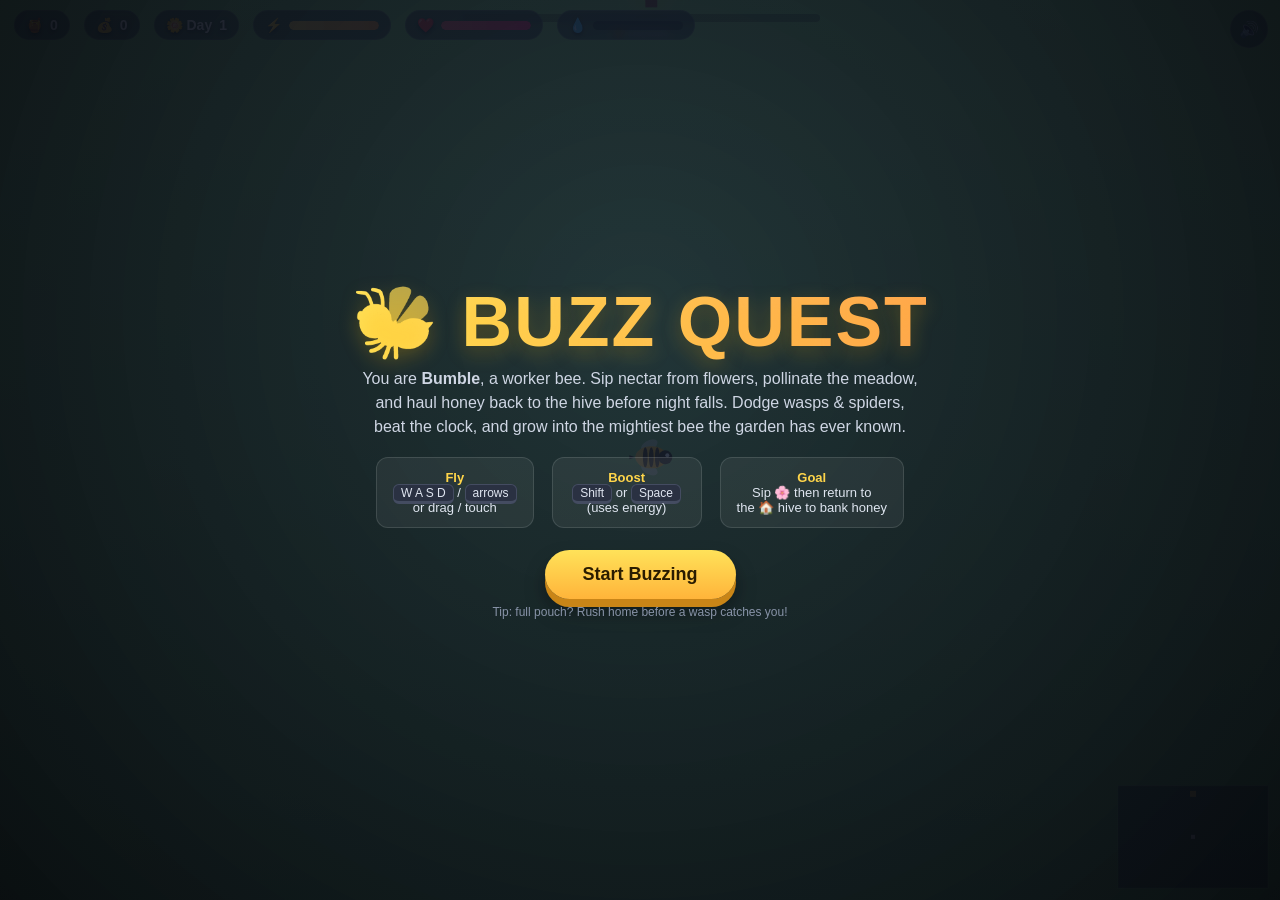
<file: bee-game.html>
<!DOCTYPE html>
<html lang="en">
<head>
<meta charset="UTF-8">
<meta name="viewport" content="width=device-width, initial-scale=1.0">
<title>Buzz Quest — A Bee's Life</title>
<style>
  * { margin: 0; padding: 0; box-sizing: border-box; }
  html, body {
    height: 100%;
    background: #0c1018;
    font-family: 'Trebuchet MS', 'Segoe UI', sans-serif;
    color: #fff;
    overflow: hidden;
    user-select: none;
    -webkit-user-select: none;
  }
  #wrap {
    position: relative;
    width: 100vw;
    height: 100vh;
    display: flex;
    align-items: center;
    justify-content: center;
  }
  canvas {
    display: block;
    background: #aee3f5;
    image-rendering: pixelated;
    touch-action: none;
  }
  /* HUD */
  #hud {
    position: absolute;
    top: 0; left: 0; right: 0;
    padding: 10px 14px;
    display: flex;
    gap: 14px;
    align-items: center;
    flex-wrap: wrap;
    pointer-events: none;
    text-shadow: 0 2px 4px rgba(0,0,0,.6);
    font-weight: bold;
    z-index: 5;
  }
  .stat {
    background: rgba(20,24,34,.55);
    backdrop-filter: blur(4px);
    padding: 6px 11px;
    border-radius: 20px;
    font-size: 14px;
    display: flex;
    align-items: center;
    gap: 7px;
    border: 1px solid rgba(255,255,255,.12);
  }
  .bar {
    width: 90px; height: 9px;
    background: rgba(0,0,0,.35);
    border-radius: 6px;
    overflow: hidden;
    display: inline-block;
  }
  .bar > i {
    display: block; height: 100%;
    border-radius: 6px;
    transition: width .15s linear;
  }
  #energyBar i { background: linear-gradient(90deg,#ffd54a,#ff9d2f); }
  #healthBar i { background: linear-gradient(90deg,#ff6b6b,#ff2d6f); }
  #nectarBar i { background: linear-gradient(90deg,#7be0ff,#3aa0ff); }

  /* Overlays */
  .overlay {
    position: absolute; inset: 0;
    background: radial-gradient(circle at 50% 35%, rgba(20,30,50,.86), rgba(6,8,14,.96));
    display: flex; flex-direction: column;
    align-items: center; justify-content: center;
    text-align: center; z-index: 20;
    padding: 24px;
  }
  .overlay.hidden { display: none; }
  h1 { font-size: clamp(34px, 7vw, 70px); letter-spacing: 2px;
       background: linear-gradient(90deg,#ffe259,#ffa751);
       -webkit-background-clip: text; background-clip: text; color: transparent;
       text-shadow: 0 6px 20px rgba(255,180,0,.25); margin-bottom: 4px;}
  .sub { color: #cfd6e4; font-size: 16px; max-width: 560px; margin-bottom: 18px; line-height: 1.5;}
  .keys { display: flex; gap: 18px; flex-wrap: wrap; justify-content: center; margin-bottom: 22px;}
  .keycol { background: rgba(255,255,255,.06); border:1px solid rgba(255,255,255,.12);
            border-radius: 12px; padding: 12px 16px; min-width: 150px; font-size: 13px; color:#dfe5f0;}
  .keycol b { color:#ffd54a; }
  kbd { background:#2a3142; border:1px solid #444c61; border-bottom-width:3px;
        border-radius:6px; padding:1px 7px; font-family:inherit; font-size:12px; }
  button.btn {
    pointer-events: auto;
    font-family: inherit; font-weight: bold; font-size: 18px;
    color: #2a1c00; cursor: pointer;
    padding: 14px 38px; border: none; border-radius: 40px;
    background: linear-gradient(180deg,#ffe259,#ffb43a);
    box-shadow: 0 8px 0 #c98517, 0 12px 20px rgba(0,0,0,.4);
    transition: transform .08s, box-shadow .08s;
  }
  button.btn:active { transform: translateY(5px); box-shadow: 0 3px 0 #c98517, 0 6px 10px rgba(0,0,0,.4);}
  .stats-grid { display:grid; grid-template-columns: repeat(2,minmax(140px,1fr)); gap:10px; margin:14px 0 22px; }
  .stat-card { background: rgba(255,255,255,.06); border:1px solid rgba(255,255,255,.12);
               border-radius:12px; padding:12px; font-size:13px; color:#cfd6e4;}
  .stat-card b { display:block; font-size:24px; color:#ffd54a; }

  /* Upgrade shop */
  #shop { z-index: 25; }
  .shop-row { display:flex; flex-direction:column; gap:10px; width:min(440px,90vw); margin-bottom:18px; }
  .up {
    pointer-events:auto;
    display:flex; align-items:center; gap:12px; text-align:left;
    background: rgba(255,255,255,.06); border:1px solid rgba(255,255,255,.14);
    border-radius:14px; padding:12px 14px; cursor:pointer; transition: background .12s, transform .08s;
  }
  .up:hover { background: rgba(255,255,255,.12); }
  .up:active { transform: scale(.985); }
  .up.dis { opacity:.45; cursor:not-allowed; }
  .up .ic { font-size:26px; width:38px; text-align:center; }
  .up .t { flex:1; }
  .up .t b { color:#fff; font-size:15px; }
  .up .t span { display:block; color:#aab3c5; font-size:12px; }
  .up .cost { color:#ffd54a; font-weight:bold; white-space:nowrap; }
  .lvtag { font-size:11px; color:#8de08d; }

  #toast {
    position:absolute; left:50%; top:64px; transform:translateX(-50%);
    background: rgba(20,24,34,.85); border:1px solid rgba(255,255,255,.15);
    padding:9px 18px; border-radius:30px; font-weight:bold; font-size:14px;
    z-index:15; opacity:0; transition:opacity .3s, top .3s; pointer-events:none; white-space:nowrap;
  }
  #toast.show { opacity:1; top:74px; }
  .hint { color:#8893a8; font-size:12px; margin-top:6px;}
  #mute { position:absolute; top:10px; right:12px; z-index:12; pointer-events:auto;
          background:rgba(20,24,34,.55); border:1px solid rgba(255,255,255,.15); color:#fff;
          width:38px;height:38px;border-radius:50%; cursor:pointer; font-size:16px;}
  .badge { background:#ff2d6f; color:#fff; border-radius:10px; font-size:11px; padding:1px 7px; margin-left:4px;}
</style>
</head>
<body>
<div id="wrap">
  <canvas id="game"></canvas>

  <!-- HUD -->
  <div id="hud">
    <div class="stat">🍯 <span id="honey">0</span></div>
    <div class="stat">💰 <span id="pollen">0</span></div>
    <div class="stat">🌼 Day <span id="day">1</span></div>
    <div class="stat">⚡<div class="bar" id="energyBar"><i style="width:100%"></i></div></div>
    <div class="stat">❤️<div class="bar" id="healthBar"><i style="width:100%"></i></div></div>
    <div class="stat">💧<div class="bar" id="nectarBar"><i style="width:0%"></i></div></div>
    <div class="stat" id="comboStat" style="display:none">🔥 x<span id="combo">1</span></div>
  </div>

  <button id="mute" title="Mute">🔊</button>
  <div id="toast"></div>

  <!-- Start screen -->
  <div class="overlay" id="start">
    <h1>🐝 BUZZ QUEST</h1>
    <div class="sub">You are <b>Bumble</b>, a worker bee. Sip nectar from flowers, pollinate the meadow,
       and haul honey back to the hive before night falls. Dodge wasps & spiders, beat the clock, and
       grow into the mightiest bee the garden has ever known.</div>
    <div class="keys">
      <div class="keycol"><b>Fly</b><br><kbd>W A S D</kbd> / <kbd>arrows</kbd><br>or drag / touch</div>
      <div class="keycol"><b>Boost</b><br><kbd>Shift</kbd> or <kbd>Space</kbd><br>(uses energy)</div>
      <div class="keycol"><b>Goal</b><br>Sip 🌸 then return to<br>the 🏠 hive to bank honey</div>
    </div>
    <button class="btn" id="startBtn">Start Buzzing</button>
    <div class="hint">Tip: full pouch? Rush home before a wasp catches you!</div>
  </div>

  <!-- Shop / between-day -->
  <div class="overlay hidden" id="shop">
    <h1 style="font-size:clamp(28px,5vw,48px)">🌻 Dawn of Day <span id="shopDay">2</span></h1>
    <div class="sub" id="shopSummary"></div>
    <div class="shop-row" id="upgradeList"></div>
    <button class="btn" id="nextDayBtn">Begin Day ▶</button>
    <div class="hint">Spend 💰 pollen on upgrades. Unspent pollen carries over.</div>
  </div>

  <!-- Game over -->
  <div class="overlay hidden" id="over">
    <h1 id="overTitle">The Hive Sleeps</h1>
    <div class="sub" id="overMsg"></div>
    <div class="stats-grid" id="overStats"></div>
    <button class="btn" id="restartBtn">Buzz Again</button>
  </div>
</div>

<script>
"use strict";
/* ============================================================
   BUZZ QUEST — a feature-rich bee game
   Single-file HTML5 canvas. No external assets.
   ============================================================ */

const cvs = document.getElementById('game');
const ctx = cvs.getContext('2d');

// ---------- World config ----------
const WORLD = { w: 2200, h: 1500 };
let VIEW = { w: 0, h: 0 };

function resize() {
  VIEW.w = window.innerWidth;
  VIEW.h = window.innerHeight;
  cvs.width = VIEW.w;
  cvs.height = VIEW.h;
}
window.addEventListener('resize', resize);
resize();

// ---------- Tiny audio engine (Web Audio, no files) ----------
const Audio2 = (() => {
  let ctxA = null, muted = false, master;
  function ensure() {
    if (!ctxA) {
      ctxA = new (window.AudioContext || window.webkitAudioContext)();
      master = ctxA.createGain();
      master.gain.value = 0.35;
      master.connect(ctxA.destination);
    }
    if (ctxA.state === 'suspended') ctxA.resume();
  }
  function tone(freq, dur, type='sine', vol=0.4, slideTo=null) {
    if (muted) return;
    ensure();
    const o = ctxA.createOscillator(), g = ctxA.createGain();
    o.type = type; o.frequency.value = freq;
    if (slideTo) o.frequency.exponentialRampToValueAtTime(slideTo, ctxA.currentTime + dur);
    g.gain.setValueAtTime(0.0001, ctxA.currentTime);
    g.gain.exponentialRampToValueAtTime(vol, ctxA.currentTime + 0.01);
    g.gain.exponentialRampToValueAtTime(0.0001, ctxA.currentTime + dur);
    o.connect(g); g.connect(master);
    o.start(); o.stop(ctxA.currentTime + dur + 0.02);
  }
  // ambient buzz drone tied to movement
  let buzzOsc=null, buzzGain=null;
  function startBuzz() {
    if (muted || buzzOsc) return;
    ensure();
    buzzOsc = ctxA.createOscillator();
    buzzGain = ctxA.createGain();
    buzzOsc.type='sawtooth'; buzzOsc.frequency.value=110;
    buzzGain.gain.value=0.0;
    const lp = ctxA.createBiquadFilter(); lp.type='lowpass'; lp.frequency.value=400;
    buzzOsc.connect(lp); lp.connect(buzzGain); buzzGain.connect(master);
    buzzOsc.start();
  }
  function setBuzz(intensity){ // 0..1
    if (!buzzGain) return;
    buzzGain.gain.setTargetAtTime(0.05*intensity, ctxA.currentTime, 0.05);
    buzzOsc.frequency.setTargetAtTime(90 + 80*intensity, ctxA.currentTime, 0.05);
  }
  return {
    sip(){ tone(660,0.12,'triangle',0.3,990); },
    deposit(){ tone(440,0.1,'square',0.25,660); setTimeout(()=>tone(660,0.12,'square',0.25,880),90); },
    hurt(){ tone(200,0.25,'sawtooth',0.4,80); },
    buy(){ tone(523,0.08,'square',0.3); setTimeout(()=>tone(784,0.12,'square',0.3),80); },
    bonus(){ tone(880,0.08,'triangle',0.3); setTimeout(()=>tone(1175,0.12,'triangle',0.3),70); },
    dayend(){ [523,659,784,1047].forEach((f,i)=>setTimeout(()=>tone(f,0.18,'triangle',0.3),i*110)); },
    gameover(){ [440,330,262,196].forEach((f,i)=>setTimeout(()=>tone(f,0.3,'sawtooth',0.3),i*180)); },
    startBuzz, setBuzz,
    toggleMute(){ muted=!muted; if(muted&&buzzGain) buzzGain.gain.value=0; return muted; }
  };
})();

// ---------- Input ----------
const keys = {};
const pointer = { active:false, x:0, y:0 };
window.addEventListener('keydown', e=>{
  if(['ArrowUp','ArrowDown','ArrowLeft','ArrowRight',' '].includes(e.key)) e.preventDefault();
  keys[e.key.toLowerCase()] = true;
});
window.addEventListener('keyup', e=>{ keys[e.key.toLowerCase()] = false; });
cvs.addEventListener('pointerdown', e=>{ pointer.active=true; pointer.x=e.clientX; pointer.y=e.clientY; });
cvs.addEventListener('pointermove', e=>{ if(pointer.active){ pointer.x=e.clientX; pointer.y=e.clientY; } });
window.addEventListener('pointerup', ()=>{ pointer.active=false; });

// ---------- Utility ----------
const rand = (a,b)=>a+Math.random()*(b-a);
const randi = (a,b)=>Math.floor(rand(a,b+1));
const clamp = (v,a,b)=>v<a?a:v>b?b:v;
const dist2 = (ax,ay,bx,by)=>{const dx=ax-bx,dy=ay-by;return dx*dx+dy*dy;};
const lerp = (a,b,t)=>a+(b-a)*t;

// ---------- Game state ----------
const G = {
  state: 'start',     // start, play, shop, over
  day: 1,
  dayLength: 60,      // seconds
  dayTime: 0,
  honey: 0,
  pollen: 0,
  combo: 1,
  comboTimer: 0,
  flowersPollinated: 0,
  totalHoney: 0,
  shake: 0,
  upgrades: {
    speed: 0, pouch: 0, energy: 0, armor: 0, magnet: 0, refine: 0
  }
};

const UPGRADE_DEFS = {
  speed:  { name:"Swift Wings",   ic:"🌀", max:5, baseCost:18, desc:"+12% top speed & accel" },
  pouch:  { name:"Bigger Pouch",  ic:"🎒", max:5, baseCost:22, desc:"+25% nectar capacity" },
  energy: { name:"Stamina",       ic:"⚡", max:5, baseCost:20, desc:"+25% energy & faster regen" },
  armor:  { name:"Fuzzy Armor",   ic:"🛡️", max:4, baseCost:30, desc:"-20% damage from foes" },
  magnet: { name:"Pollen Magnet", ic:"🧲", max:4, baseCost:26, desc:"Auto-attract nearby pollen" },
  refine: { name:"Royal Refinery",ic:"👑", max:5, baseCost:34, desc:"+1 honey per nectar banked" },
};
const upCost = (k)=> Math.round(UPGRADE_DEFS[k].baseCost * Math.pow(1.6, G.upgrades[k]));

// derived stats
function stat() {
  const u = G.upgrades;
  return {
    maxSpeed: 4.2 * (1 + 0.12*u.speed),
    accel:    0.42 * (1 + 0.12*u.speed),
    pouchCap: Math.round(5 * (1 + 0.25*u.pouch)),
    maxEnergy: 100 * (1 + 0.25*u.energy),
    energyRegen: 8 * (1 + 0.25*u.energy),
    damageMul: 1 - 0.20*u.armor,
    magnetR: u.magnet>0 ? 70 + 35*u.magnet : 0,
    refine: 1 + u.refine,
  };
}

// ---------- Entities ----------
const bee = {
  x: WORLD.w/2, y: WORLD.h/2, vx:0, vy:0, angle:0,
  energy: 100, maxEnergy: 100,
  health: 100, maxHealth: 100,
  nectar: 0, pouchCap: 5,
  wingPhase: 0, boosting:false,
  invuln: 0,
};

let flowers = [];
let enemies = [];
let pickups = [];  // floating pollen orbs
let particles = [];
let clouds = [];
let hive = { x: WORLD.w/2, y: 120, r: 60 };

function spawnFlowers(n) {
  flowers = [];
  const types = [
    {color:'#ff6fae', center:'#ffd54a', nectar:3, petals:6},
    {color:'#b07bff', center:'#ffe082', nectar:4, petals:8},
    {color:'#ff8b3d', center:'#7a4a00', nectar:3, petals:5},
    {color:'#5ad6ff', center:'#fff3a8', nectar:5, petals:7},
    {color:'#ffffff', center:'#ffd54a', nectar:2, petals:5},
  ];
  for (let i=0;i<n;i++){
    const t = types[randi(0,types.length-1)];
    let x,y,tries=0;
    do {
      x = rand(80, WORLD.w-80);
      y = rand(280, WORLD.h-80);
      tries++;
    } while (dist2(x,y,hive.x,hive.y) < 240*240 && tries<20);
    flowers.push({
      x, y, r: rand(20,28),
      type: t, nectar: t.nectar, max: t.nectar,
      bloom: 1, pollinated:false, sway: rand(0,Math.PI*2),
      regen: 0
    });
  }
}

function spawnClouds() {
  clouds = [];
  for (let i=0;i<14;i++){
    clouds.push({x:rand(0,WORLD.w), y:rand(0,WORLD.h*0.4), r:rand(40,90), s:rand(0.1,0.4)});
  }
}

function spawnEnemy() {
  const edge = randi(0,3);
  let x,y;
  if (edge===0){x=rand(0,WORLD.w);y=300;}
  else if(edge===1){x=rand(0,WORLD.w);y=WORLD.h-20;}
  else if(edge===2){x=20;y=rand(300,WORLD.h);}
  else {x=WORLD.w-20;y=rand(300,WORLD.h);}
  const kind = Math.random() < 0.65 ? 'wasp' : 'spider';
  if (kind==='wasp') {
    enemies.push({
      kind, x, y, vx:0, vy:0,
      speed: rand(1.8,2.6)+G.day*0.12, r:16,
      damage: 14, wingPhase:0, hp: 1,
      detect: 520, state:'patrol', target:{x:rand(0,WORLD.w),y:rand(300,WORLD.h)}
    });
  } else {
    enemies.push({
      kind, x, y, vx:0, vy:0,
      speed: rand(1.0,1.6)+G.day*0.08, r:20,
      damage: 22, legPhase:0, hp:1,
      detect: 360, state:'patrol', target:{x:rand(0,WORLD.w),y:rand(300,WORLD.h)}
    });
  }
}

// ---------- Particles ----------
function burst(x,y,color,n=10,spd=3,life=40){
  for(let i=0;i<n;i++){
    const a=rand(0,Math.PI*2), s=rand(0.4,spd);
    particles.push({x,y,vx:Math.cos(a)*s,vy:Math.sin(a)*s,life,max:life,color,r:rand(2,4)});
  }
}
function floatText(x,y,text,color){
  particles.push({x,y,vx:0,vy:-0.8,life:50,max:50,color,text});
}

// ---------- HUD refs ----------
const el = id=>document.getElementById(id);
const ui = {
  honey:el('honey'), pollen:el('pollen'), day:el('day'),
  energy:el('energyBar').firstElementChild,
  health:el('healthBar').firstElementChild,
  nectar:el('nectarBar').firstElementChild,
  combo:el('combo'), comboStat:el('comboStat'),
  toast:el('toast')
};
let toastTimer=0;
function toast(msg){
  ui.toast.textContent = msg;
  ui.toast.classList.add('show');
  toastTimer = 130;
}

// ---------- Day / level ----------
function startDay(reset=false) {
  if (reset) {
    G.day=1; G.honey=0; G.pollen=0; G.totalHoney=0; G.flowersPollinated=0;
    G.upgrades={speed:0,pouch:0,energy:0,armor:0,magnet:0,refine:0};
  }
  const s = stat();
  bee.maxEnergy = s.maxEnergy; bee.energy = s.maxEnergy;
  bee.maxHealth = 100; bee.health = 100;
  bee.pouchCap = s.pouchCap; bee.nectar = 0;
  bee.x = hive.x; bee.y = hive.y + 120; bee.vx=0; bee.vy=0;
  bee.invuln = 90;
  G.dayTime = 0;
  G.dayLength = 58 + G.day*3;
  G.combo = 1; G.comboTimer = 0;
  spawnFlowers(14 + G.day*2);
  spawnClouds();
  enemies = []; pickups=[]; particles=[];
  // a couple of starter foes
  const initial = Math.min(1 + Math.floor(G.day/1.5), 6);
  for(let i=0;i<initial;i++) spawnEnemy();
  G.state='play';
  Audio2.startBuzz();
}

let enemySpawnTimer = 0;

function endDay() {
  Audio2.dayend();
  G.state='shop';
  el('shopDay').textContent = G.day+1;
  el('shopSummary').innerHTML =
    `Day ${G.day} complete! You banked <b>${G.honey}</b> 🍯 honey and pollinated `+
    `<b>${G.flowersPollinated}</b> flowers. You have <b>${G.pollen}</b> 💰 pollen to spend.`;
  renderShop();
  el('shop').classList.remove('hidden');
}

function renderShop() {
  const list = el('upgradeList');
  list.innerHTML='';
  for (const k in UPGRADE_DEFS) {
    const d = UPGRADE_DEFS[k];
    const lv = G.upgrades[k];
    const maxed = lv>=d.max;
    const cost = upCost(k);
    const afford = G.pollen>=cost && !maxed;
    const row = document.createElement('div');
    row.className = 'up'+(afford?'':' dis');
    row.innerHTML =
      `<div class="ic">${d.ic}</div>
       <div class="t"><b>${d.name} <span class="lvtag">Lv ${lv}/${d.max}</span></b>
       <span>${d.desc}</span></div>
       <div class="cost">${maxed?'MAX':cost+' 💰'}</div>`;
    if (afford) row.onclick = ()=>{
      G.pollen -= cost; G.upgrades[k]++;
      Audio2.buy();
      el('shopSummary').innerHTML =
        `Day ${G.day} complete! You banked <b>${G.honey}</b> 🍯 honey and pollinated `+
        `<b>${G.flowersPollinated}</b> flowers. You have <b>${G.pollen}</b> 💰 pollen to spend.`;
      renderShop();
      syncHUD();
    };
    list.appendChild(row);
  }
}

function gameOver(reason) {
  Audio2.gameover();
  G.state='over';
  el('overTitle').textContent = reason==='time'? 'Winter Comes ❄️' : 'Bumble Fell 💔';
  el('overMsg').textContent = reason==='time'
    ? `You survived ${G.day} days of buzzing. The garden remembers your work.`
    : `A predator got you on day ${G.day}. The hive mourns a brave forager.`;
  el('overStats').innerHTML =
    `<div class="stat-card"><b>${G.day}</b>Days survived</div>
     <div class="stat-card"><b>${G.totalHoney}</b>Total honey made</div>
     <div class="stat-card"><b>${G.flowersPollinated}</b>Flowers pollinated</div>
     <div class="stat-card"><b>${Object.values(G.upgrades).reduce((a,b)=>a+b,0)}</b>Upgrades bought</div>`;
  el('over').classList.remove('hidden');
}

// ---------- HUD sync ----------
function syncHUD() {
  ui.honey.textContent = G.honey;
  ui.pollen.textContent = G.pollen;
  ui.day.textContent = G.day;
  ui.energy.style.width = clamp(bee.energy/bee.maxEnergy*100,0,100)+'%';
  ui.health.style.width = clamp(bee.health/bee.maxHealth*100,0,100)+'%';
  ui.nectar.style.width = clamp(bee.nectar/bee.pouchCap*100,0,100)+'%';
  if (G.combo>1){ ui.comboStat.style.display='flex'; ui.combo.textContent=G.combo; }
  else ui.comboStat.style.display='none';
}

// ---------- Update ----------
function update(dt) {
  if (G.state!=='play') return;
  const s = stat();

  // ----- day timer -----
  G.dayTime += dt;
  if (G.dayTime >= G.dayLength) {
    // must be near hive-ish? No—night ends day automatically. Bank carries.
    G.day++;
    endDay();
    return;
  }

  // ----- input → acceleration -----
  let ax=0, ay=0;
  if (keys['w']||keys['arrowup']) ay-=1;
  if (keys['s']||keys['arrowdown']) ay+=1;
  if (keys['a']||keys['arrowleft']) ax-=1;
  if (keys['d']||keys['arrowright']) ax+=1;
  if (pointer.active) {
    // steer toward pointer (relative to screen center = bee)
    const tx = pointer.x - VIEW.w/2;
    const ty = pointer.y - VIEW.h/2;
    const m = Math.hypot(tx,ty);
    if (m>14){ ax += tx/m; ay += ty/m; }
  }
  const im = Math.hypot(ax,ay);
  if (im>0){ ax/=im; ay/=im; }

  // boost
  bee.boosting = (keys['shift']||keys[' ']) && bee.energy>1 && im>0;
  let topSpeed = s.maxSpeed;
  let acc = s.accel;
  if (bee.boosting) { topSpeed*=1.7; acc*=1.8; bee.energy -= 24*dt; }
  else { bee.energy += s.energyRegen*dt; }
  bee.energy = clamp(bee.energy,0,bee.maxEnergy);

  bee.vx += ax*acc; bee.vy += ay*acc;
  // friction
  bee.vx *= 0.93; bee.vy *= 0.93;
  const spd = Math.hypot(bee.vx,bee.vy);
  if (spd>topSpeed){ bee.vx=bee.vx/spd*topSpeed; bee.vy=bee.vy/spd*topSpeed; }
  bee.x += bee.vx; bee.y += bee.vy;
  bee.x = clamp(bee.x, 20, WORLD.w-20);
  bee.y = clamp(bee.y, 20, WORLD.h-20);
  if (spd>0.3) bee.angle = Math.atan2(bee.vy,bee.vx);
  bee.wingPhase += 0.6 + spd*0.15;

  Audio2.setBuzz(clamp(spd/topSpeed,0,1));

  if (bee.invuln>0) bee.invuln -= dt*60;

  // ----- combo decay -----
  if (G.comboTimer>0){ G.comboTimer-=dt; if(G.comboTimer<=0){G.combo=1;} }

  // ----- flowers: sipping & regen -----
  for (const f of flowers) {
    f.sway += dt*1.5;
    if (f.nectar < f.max) { f.regen += dt; if (f.regen>6){ f.nectar++; f.regen=0; f.bloom=1;} }
    const near = dist2(bee.x,bee.y,f.x,f.y) < (f.r+22)*(f.r+22);
    if (near && f.nectar>0 && bee.nectar < bee.pouchCap) {
      // sip
      f._sipT = (f._sipT||0) + dt;
      if (f._sipT > 0.35) {
        f._sipT = 0;
        f.nectar--;
        bee.nectar++;
        Audio2.sip();
        burst(f.x,f.y,'#ffe27a',6,1.5,24);
        if (!f.pollinated){ f.pollinated=true; G.flowersPollinated++;
          floatText(f.x,f.y-20,'+pollinated','#9be59b');
          G.pollen += 1; // small pollen reward for pollination
        }
        syncHUD();
      }
    } else { f._sipT=0; }
  }

  // ----- magnet: pull pollen -----
  if (s.magnetR>0){
    for (const p of pickups){
      const d2=dist2(bee.x,bee.y,p.x,p.y);
      if (d2 < s.magnetR*s.magnetR){
        const d=Math.sqrt(d2)||1;
        p.x += (bee.x-p.x)/d*3.5;
        p.y += (bee.y-p.y)/d*3.5;
      }
    }
  }
  // collect pollen pickups
  for (let i=pickups.length-1;i>=0;i--){
    const p=pickups[i];
    p.life-=dt;
    p.y += Math.sin((p.life+p.seed)*4)*0.3;
    if (p.life<=0){ pickups.splice(i,1); continue; }
    if (dist2(bee.x,bee.y,p.x,p.y) < 26*26){
      G.pollen += p.val;
      Audio2.bonus();
      floatText(p.x,p.y,'+'+p.val+'💰','#ffd54a');
      pickups.splice(i,1);
      syncHUD();
    }
  }

  // ----- hive: deposit -----
  if (dist2(bee.x,bee.y,hive.x,hive.y) < (hive.r+10)*(hive.r+10)) {
    // regen at hive
    bee.health = clamp(bee.health + 14*dt, 0, bee.maxHealth);
    bee.energy = clamp(bee.energy + 20*dt, 0, bee.maxEnergy);
    if (bee.nectar>0) {
      const gained = bee.nectar * s.refine * G.combo;
      G.honey += gained;
      G.totalHoney += gained;
      G.pollen += bee.nectar; // pollen earned on deposit too
      // combo up for a full pouch
      if (bee.nectar >= bee.pouchCap){ G.combo = Math.min(G.combo+1, 9); G.comboTimer=8; }
      floatText(hive.x,hive.y-50,'+'+gained+'🍯','#ffd54a');
      burst(hive.x,hive.y,'#ffd54a',16,3,40);
      Audio2.deposit();
      bee.nectar=0;
      syncHUD();
    }
  }

  // ----- enemies -----
  enemySpawnTimer += dt;
  const maxEnemies = 2 + Math.floor(G.day*0.8);
  const spawnInterval = Math.max(3.5, 9 - G.day*0.5);
  if (enemySpawnTimer > spawnInterval && enemies.length < maxEnemies) {
    enemySpawnTimer = 0; spawnEnemy();
  }
  for (const e of enemies) {
    const dB = Math.sqrt(dist2(e.x,e.y,bee.x,bee.y));
    if (dB < e.detect) e.state='chase'; 
    else if (e.state==='chase' && dB>e.detect*1.4) e.state='patrol';

    let tx,ty;
    if (e.state==='chase'){ tx=bee.x; ty=bee.y; }
    else {
      tx=e.target.x; ty=e.target.y;
      if (dist2(e.x,e.y,tx,ty)<60*60){ e.target={x:rand(0,WORLD.w),y:rand(300,WORLD.h)}; }
    }
    const a = Math.atan2(ty-e.y, tx-e.x);
    const sp = e.state==='chase'? e.speed*1.25 : e.speed*0.6;
    e.vx = lerp(e.vx, Math.cos(a)*sp, 0.08);
    e.vy = lerp(e.vy, Math.sin(a)*sp, 0.08);
    e.x += e.vx; e.y += e.vy;
    e.x = clamp(e.x,10,WORLD.w-10); e.y=clamp(e.y,10,WORLD.h-10);
    e.wingPhase = (e.wingPhase||0)+0.8;
    e.legPhase = (e.legPhase||0)+0.2;

    // hit bee
    if (bee.invuln<=0 && dB < e.r+12) {
      const dmg = e.damage * s.damageMul;
      bee.health -= dmg;
      bee.invuln = 70;
      G.shake = 14;
      // knockback
      const ka=Math.atan2(bee.y-e.y,bee.x-e.x);
      bee.vx += Math.cos(ka)*6; bee.vy += Math.sin(ka)*6;
      burst(bee.x,bee.y,'#ff5b6e',14,4,34);
      floatText(bee.x,bee.y-24,'-'+Math.round(dmg),'#ff6b6b');
      Audio2.hurt();
      G.combo=1;
      syncHUD();
      if (bee.health<=0){ bee.health=0; gameOver('death'); return; }
    }
  }

  // ----- particles -----
  for (let i=particles.length-1;i>=0;i--){
    const p=particles[i];
    p.x+=p.vx; p.y+=p.vy; p.life-=dt*60;
    if(!p.text){ p.vy+=0.05; }
    if (p.life<=0) particles.splice(i,1);
  }

  // clouds drift
  for (const c of clouds){ c.x += c.s; if (c.x-c.r>WORLD.w) c.x=-c.r; }

  // toast timer
  if (toastTimer>0){ toastTimer-=dt*60; if(toastTimer<=0) ui.toast.classList.remove('show'); }

  // energy starvation: if 0 energy, slowly drain? Keep gentle—just no boost.
  syncHUD();
}

// ---------- Rendering ----------
let cam = {x:0,y:0};
function draw() {
  // camera follows bee, clamped
  const tcx = clamp(bee.x - VIEW.w/2, 0, WORLD.w-VIEW.w);
  const tcy = clamp(bee.y - VIEW.h/2, 0, WORLD.h-VIEW.h);
  cam.x = lerp(cam.x, tcx, 0.12);
  cam.y = lerp(cam.y, tcy, 0.12);
  if (WORLD.w<VIEW.w) cam.x=(WORLD.w-VIEW.w)/2;
  if (WORLD.h<VIEW.h) cam.y=(WORLD.h-VIEW.h)/2;

  let sx=0, sy=0;
  if (G.shake>0){ sx=rand(-G.shake,G.shake); sy=rand(-G.shake,G.shake); G.shake*=0.86; if(G.shake<0.5)G.shake=0; }

  ctx.save();
  ctx.translate(-cam.x+sx, -cam.y+sy);

  // --- day/night sky tint ---
  const t = G.dayTime/G.dayLength; // 0..1
  drawSky(t);

  // ground
  drawGround(t);

  // clouds (behind, parallax-ish but drawn in world)
  for (const c of clouds){ drawCloud(c, t); }

  // hive
  drawHive(t);

  // flowers
  for (const f of flowers) drawFlower(f);

  // pickups
  for (const p of pickups) drawPickup(p);

  // enemies
  for (const e of enemies) e.kind==='wasp'?drawWasp(e):drawSpider(e);

  // bee
  drawBee();

  // particles
  for (const p of particles) drawParticle(p);

  ctx.restore();

  // --- screen-space HUD extras ---
  drawMinimap();
  drawDayClock(t);
  drawVignette(t);
}

function drawSky(t) {
  // gradient changes with day progress: morning→noon→dusk
  let top, bot;
  if (t<0.6){ // day
    const k=t/0.6;
    top = mix('#7ec8ff','#5ab0ff',k); bot = mix('#cdeeff','#bfe9ff',k);
  } else { // dusk → night
    const k=(t-0.6)/0.4;
    top = mix('#5ab0ff','#27224e',k); bot = mix('#bfe9ff','#5a3b6e',k);
  }
  const g = ctx.createLinearGradient(0,0,0,WORLD.h);
  g.addColorStop(0,top); g.addColorStop(1,bot);
  ctx.fillStyle=g;
  ctx.fillRect(0,0,WORLD.w,WORLD.h);
  // sun
  const sunX = lerp(WORLD.w*0.1, WORLD.w*0.9, t);
  const sunY = 140 + Math.sin(t*Math.PI)* -80 + (t>0.6? (t-0.6)/0.4*260:0);
  ctx.save();
  ctx.globalAlpha = t<0.75?0.9:0.3;
  const sg=ctx.createRadialGradient(sunX,sunY,4,sunX,sunY,90);
  sg.addColorStop(0, t<0.6?'#fff7c2':'#ffb877');
  sg.addColorStop(1,'rgba(255,247,194,0)');
  ctx.fillStyle=sg; ctx.beginPath(); ctx.arc(sunX,sunY,90,0,7); ctx.fill();
  ctx.fillStyle = t<0.6?'#fff3a0':'#ff9b5a';
  ctx.beginPath(); ctx.arc(sunX,sunY,26,0,7); ctx.fill();
  ctx.restore();
}

function drawGround(t) {
  const gy = 250;
  let g1 = t<0.6?'#86d36a':mix('#86d36a','#2c4d3a',(t-0.6)/0.4);
  let g2 = t<0.6?'#5fb24c':mix('#5fb24c','#1d3527',(t-0.6)/0.4);
  const g=ctx.createLinearGradient(0,gy,0,WORLD.h);
  g.addColorStop(0,g1); g.addColorStop(1,g2);
  ctx.fillStyle=g;
  ctx.beginPath();
  ctx.moveTo(0,gy);
  for(let x=0;x<=WORLD.w;x+=120){ ctx.lineTo(x, gy + Math.sin(x*0.01)*14); }
  ctx.lineTo(WORLD.w,WORLD.h); ctx.lineTo(0,WORLD.h); ctx.closePath(); ctx.fill();
  // grass tufts
  ctx.strokeStyle = t<0.6?'rgba(60,140,50,.5)':'rgba(30,70,40,.5)';
  ctx.lineWidth=2;
  for(let x=40;x<WORLD.w;x+=70){
    const yy=gy+Math.sin(x*0.01)*14+6;
    ctx.beginPath();
    ctx.moveTo(x,yy); ctx.quadraticCurveTo(x-6,yy-16,x-10,yy-22);
    ctx.moveTo(x,yy); ctx.quadraticCurveTo(x+6,yy-16,x+10,yy-22);
    ctx.stroke();
  }
}

function drawCloud(c, t) {
  ctx.save();
  ctx.globalAlpha = t<0.6?0.85:0.4;
  ctx.fillStyle = t<0.6?'#ffffff':'#c9bce0';
  ctx.beginPath();
  ctx.arc(c.x,c.y,c.r,0,7);
  ctx.arc(c.x+c.r*0.8,c.y+8,c.r*0.7,0,7);
  ctx.arc(c.x-c.r*0.8,c.y+10,c.r*0.6,0,7);
  ctx.fill();
  ctx.restore();
}

function drawHive(t) {
  const {x,y}=hive;
  // glow
  ctx.save();
  ctx.shadowColor='rgba(255,200,40,.6)'; ctx.shadowBlur=30;
  // pole
  ctx.fillStyle='#7a5230'; ctx.fillRect(x-6,y,12,180);
  // hive body (stacked domes)
  for(let i=0;i<4;i++){
    ctx.fillStyle = i%2? '#e0a740':'#f0bd55';
    ctx.beginPath();
    ctx.ellipse(x, y+i*22-20, 50-i*6, 18, 0, Math.PI, 0);
    ctx.fill();
  }
  ctx.fillStyle='#f0bd55';
  ctx.beginPath(); ctx.ellipse(x,y-30,40,22,0,Math.PI,0); ctx.fill();
  ctx.restore();
  // entrance
  ctx.fillStyle='#5a3c10';
  ctx.beginPath(); ctx.ellipse(x,y+44,12,15,0,0,7); ctx.fill();
  // deposit ring hint
  ctx.strokeStyle='rgba(255,255,255,'+(0.25+0.15*Math.sin(performance.now()/300))+')';
  ctx.lineWidth=3; ctx.setLineDash([10,10]);
  ctx.beginPath(); ctx.arc(x,y,hive.r,0,7); ctx.stroke();
  ctx.setLineDash([]);
  // label
  ctx.fillStyle='rgba(0,0,0,.5)'; ctx.font='bold 16px Trebuchet MS'; ctx.textAlign='center';
  ctx.fillText('🏠 HIVE', x, y-58);
}

function drawFlower(f) {
  const {x,y}=f;
  const swayX = Math.sin(f.sway)*3;
  // stem
  ctx.strokeStyle='#3f8c34'; ctx.lineWidth=4;
  ctx.beginPath(); ctx.moveTo(x,y+40); ctx.quadraticCurveTo(x+swayX,y+20,x+swayX,y); ctx.stroke();
  const cx=x+swayX, cy=y;
  const empty = f.nectar<=0;
  ctx.save();
  ctx.globalAlpha = empty?0.45:1;
  // petals
  for(let i=0;i<f.type.petals;i++){
    const a=i/f.type.petals*Math.PI*2 + f.sway*0.1;
    const px=cx+Math.cos(a)*f.r, py=cy+Math.sin(a)*f.r;
    ctx.fillStyle=f.type.color;
    ctx.beginPath(); ctx.ellipse(px,py,f.r*0.55,f.r*0.34,a,0,7); ctx.fill();
  }
  // center
  ctx.fillStyle=f.type.center;
  ctx.beginPath(); ctx.arc(cx,cy,f.r*0.45,0,7); ctx.fill();
  ctx.restore();
  // pollinated sparkle
  if (f.pollinated){
    ctx.fillStyle='rgba(255,255,255,.8)';
    ctx.font='10px serif'; ctx.textAlign='center';
    ctx.fillText('✦', cx+f.r*0.5, cy-f.r*0.5);
  }
  // nectar dots
  for(let i=0;i<f.max;i++){
    ctx.fillStyle = i<f.nectar? '#6fd0ff':'rgba(255,255,255,.25)';
    ctx.beginPath(); ctx.arc(cx-f.max*2.5+i*5, cy+f.r+8, 2, 0,7); ctx.fill();
  }
}

function drawPickup(p) {
  ctx.save();
  ctx.globalAlpha = p.life<8? p.life/8 : 1;
  ctx.shadowColor='#ffd54a'; ctx.shadowBlur=10;
  ctx.fillStyle='#ffd54a';
  ctx.beginPath(); ctx.arc(p.x,p.y,6,0,7); ctx.fill();
  ctx.restore();
}

function drawBee() {
  ctx.save();
  ctx.translate(bee.x,bee.y);
  // shadow on ground
  // flashing when invuln
  if (bee.invuln>0 && Math.floor(bee.invuln/5)%2===0) ctx.globalAlpha=0.4;
  ctx.rotate(bee.angle);
  // wings
  const wf = Math.sin(bee.wingPhase)*0.5;
  ctx.fillStyle='rgba(255,255,255,.55)';
  ctx.save(); ctx.scale(1,1+wf*0.4);
  ctx.beginPath(); ctx.ellipse(-2,-12,9,5,-0.5,0,7); ctx.fill();
  ctx.beginPath(); ctx.ellipse(-2,12,9,5,0.5,0,7); ctx.fill();
  ctx.restore();
  // body
  const grd=ctx.createLinearGradient(-14,0,14,0);
  grd.addColorStop(0,'#ffcf3f'); grd.addColorStop(1,'#ffb300');
  ctx.fillStyle=grd;
  ctx.beginPath(); ctx.ellipse(0,0,16,11,0,0,7); ctx.fill();
  // stripes
  ctx.fillStyle='#3a2a00';
  for(const sxp of [-6,0,6]){
    ctx.beginPath(); ctx.ellipse(sxp,0,2.4,10,0,0,7); ctx.fill();
  }
  // head
  ctx.fillStyle='#2a2000';
  ctx.beginPath(); ctx.arc(14,0,7,0,7); ctx.fill();
  // eye
  ctx.fillStyle='#fff'; ctx.beginPath(); ctx.arc(16,-2,2,0,7); ctx.fill();
  // stinger
  ctx.fillStyle='#2a2000';
  ctx.beginPath(); ctx.moveTo(-16,0); ctx.lineTo(-22,-2); ctx.lineTo(-22,2); ctx.fill();
  // boost flame
  if (bee.boosting){
    ctx.fillStyle='rgba(120,200,255,.7)';
    ctx.beginPath(); ctx.moveTo(-18,0); ctx.lineTo(-30+rand(-3,3),-3); ctx.lineTo(-30+rand(-3,3),3); ctx.fill();
  }
  ctx.restore();

  // pouch fill indicator above bee
  if (bee.nectar>0){
    ctx.fillStyle='rgba(0,0,0,.4)'; 
    ctx.fillRect(bee.x-15, bee.y-26, 30, 5);
    ctx.fillStyle='#6fd0ff';
    ctx.fillRect(bee.x-15, bee.y-26, 30*bee.nectar/bee.pouchCap, 5);
  }
}

function drawWasp(e) {
  ctx.save(); ctx.translate(e.x,e.y);
  ctx.rotate(Math.atan2(e.vy,e.vx));
  // detection aura when chasing
  if (e.state==='chase'){
    ctx.fillStyle='rgba(255,40,60,.08)';
    ctx.beginPath(); ctx.arc(0,0,e.r+10,0,7); ctx.fill();
  }
  // wings
  const wf=Math.sin(e.wingPhase)*0.5;
  ctx.fillStyle='rgba(220,230,255,.5)';
  ctx.save(); ctx.scale(1,1+wf*0.4);
  ctx.beginPath(); ctx.ellipse(-2,-10,8,4,-0.5,0,7); ctx.fill();
  ctx.beginPath(); ctx.ellipse(-2,10,8,4,0.5,0,7); ctx.fill();
  ctx.restore();
  // body
  ctx.fillStyle='#ffcc00';
  ctx.beginPath(); ctx.ellipse(0,0,15,9,0,0,7); ctx.fill();
  ctx.fillStyle='#1a1a1a';
  for(const sxp of [-7,-1,5]){ ctx.beginPath(); ctx.ellipse(sxp,0,2,8,0,0,7); ctx.fill(); }
  // head + angry eyes
  ctx.fillStyle='#1a1a1a'; ctx.beginPath(); ctx.arc(13,0,6,0,7); ctx.fill();
  ctx.fillStyle='red'; ctx.beginPath(); ctx.arc(15,-2,1.6,0,7); ctx.fill();
  // long stinger
  ctx.strokeStyle='#1a1a1a'; ctx.lineWidth=2;
  ctx.beginPath(); ctx.moveTo(-15,0); ctx.lineTo(-24,0); ctx.stroke();
  ctx.restore();
}

function drawSpider(e) {
  ctx.save(); ctx.translate(e.x,e.y);
  if (e.state==='chase'){
    ctx.fillStyle='rgba(80,0,120,.10)';
    ctx.beginPath(); ctx.arc(0,0,e.r+10,0,7); ctx.fill();
  }
  // legs
  ctx.strokeStyle='#2a0030'; ctx.lineWidth=3;
  const lp=Math.sin(e.legPhase)*3;
  for(let i=0;i<4;i++){
    const ang=(i/4)*Math.PI - Math.PI/2;
    for(const side of [-1,1]){
      const a=ang*side*0+ (i*0.5+0.4)*side;
      const ex=Math.cos(a)* (e.r+10)*side*0;
    }
  }
  for(let i=0;i<4;i++){
    const baseA = 0.5 + i*0.45;
    for (const s of [-1,1]){
      const a = baseA*s;
      ctx.beginPath();
      ctx.moveTo(0,0);
      const midX=Math.cos(a)*e.r*1.0, midY=Math.sin(a)*e.r*1.0*s/Math.abs(s);
      ctx.quadraticCurveTo(Math.cos(a)*e.r* (s>0?1:1), s*(e.r*0.6),
                           Math.cos(a)*(e.r+12), s*(e.r+8)+lp*s);
      ctx.stroke();
    }
  }
  // body
  ctx.fillStyle='#3a1240';
  ctx.beginPath(); ctx.arc(-4,0,e.r*0.7,0,7); ctx.fill();
  ctx.fillStyle='#22001a';
  ctx.beginPath(); ctx.arc(e.r*0.5,0,e.r*0.55,0,7); ctx.fill();
  // eyes
  ctx.fillStyle='#ff4040';
  ctx.beginPath(); ctx.arc(e.r*0.8,-3,2,0,7); ctx.fill();
  ctx.beginPath(); ctx.arc(e.r*0.8,3,2,0,7); ctx.fill();
  ctx.restore();
}

function drawParticle(p) {
  if (p.text){
    ctx.save();
    ctx.globalAlpha=clamp(p.life/p.max,0,1);
    ctx.fillStyle=p.color; ctx.font='bold 15px Trebuchet MS'; ctx.textAlign='center';
    ctx.fillText(p.text,p.x,p.y);
    ctx.restore();
  } else {
    ctx.save();
    ctx.globalAlpha=clamp(p.life/p.max,0,1);
    ctx.fillStyle=p.color;
    ctx.beginPath(); ctx.arc(p.x,p.y,p.r,0,7); ctx.fill();
    ctx.restore();
  }
}

// minimap (screen space)
function drawMinimap() {
  const mw=150, mh=mw*WORLD.h/WORLD.w;
  const px=VIEW.w-mw-12, py=VIEW.h-mh-12;
  ctx.save();
  ctx.globalAlpha=0.85;
  ctx.fillStyle='rgba(10,14,22,.6)';
  ctx.fillRect(px,py,mw,mh);
  ctx.strokeStyle='rgba(255,255,255,.2)'; ctx.strokeRect(px,py,mw,mh);
  const sx=mw/WORLD.w, sy=mh/WORLD.h;
  // flowers
  for(const f of flowers){ ctx.fillStyle=f.nectar>0?'#ff8fc0':'rgba(255,255,255,.25)';
    ctx.fillRect(px+f.x*sx-1,py+f.y*sy-1,2,2); }
  // hive
  ctx.fillStyle='#ffd54a'; ctx.fillRect(px+hive.x*sx-3,py+hive.y*sy-3,6,6);
  // enemies
  for(const e of enemies){ ctx.fillStyle=e.kind==='wasp'?'#ff3b3b':'#b248ff';
    ctx.fillRect(px+e.x*sx-2,py+e.y*sy-2,3,3); }
  // bee
  ctx.fillStyle='#fff'; ctx.fillRect(px+bee.x*sx-2,py+bee.y*sy-2,4,4);
  ctx.restore();
}

function drawDayClock(t) {
  // top-center progress bar of the day
  const w=Math.min(360,VIEW.w-360), h=8;
  const x=VIEW.w/2 - w/2, y=14;
  ctx.save();
  ctx.fillStyle='rgba(0,0,0,.3)'; roundRect(x,y,w,h,4); ctx.fill();
  const col = t<0.6? '#ffe27a' : '#9a7bff';
  ctx.fillStyle=col; roundRect(x,y,w*t,h,4); ctx.fill();
  ctx.fillStyle='#fff'; ctx.font='bold 11px Trebuchet MS'; ctx.textAlign='center';
  ctx.fillText(t<0.6?'☀️ Daytime':'🌙 Dusk — head home!', VIEW.w/2, y+22);
  ctx.restore();
}

function drawVignette(t) {
  if (t<0.6) return;
  ctx.save();
  ctx.globalAlpha=(t-0.6)/0.4*0.5;
  const g=ctx.createRadialGradient(VIEW.w/2,VIEW.h/2,VIEW.h*0.3,VIEW.w/2,VIEW.h/2,VIEW.h*0.75);
  g.addColorStop(0,'rgba(0,0,20,0)'); g.addColorStop(1,'rgba(0,0,30,1)');
  ctx.fillStyle=g; ctx.fillRect(0,0,VIEW.w,VIEW.h);
  ctx.restore();
}

function roundRect(x,y,w,h,r){
  ctx.beginPath();
  ctx.moveTo(x+r,y); ctx.arcTo(x+w,y,x+w,y+h,r); ctx.arcTo(x+w,y+h,x,y+h,r);
  ctx.arcTo(x,y+h,x,y,r); ctx.arcTo(x,y,x+w,y,r); ctx.closePath();
}

// color mixing helpers
function hex(c){ c=c.replace('#',''); return [parseInt(c.slice(0,2),16),parseInt(c.slice(2,4),16),parseInt(c.slice(4,6),16)]; }
function mix(a,b,t){ const A=hex(a),B=hex(b); return `rgb(${A.map((v,i)=>Math.round(lerp(v,B[i],clamp(t,0,1)))).join(',')})`; }

// occasionally spawn pollen pickups near flowers (reward exploration)
setInterval(()=>{
  if (G.state!=='play') return;
  if (pickups.length<6 && flowers.length){
    const f=flowers[randi(0,flowers.length-1)];
    pickups.push({x:f.x+rand(-30,30), y:f.y+rand(-30,30), val:randi(2,4), life:18, seed:rand(0,9)});
  }
}, 2600);

// ---------- Main loop ----------
let last=performance.now();
function loop(now){
  let dt=(now-last)/1000; last=now;
  if (dt>0.05) dt=0.05; // clamp
  update(dt);
  draw();
  requestAnimationFrame(loop);
}
requestAnimationFrame(loop);

// ---------- Menu wiring ----------
el('startBtn').onclick = ()=>{ el('start').classList.add('hidden'); startDay(true); syncHUD(); };
el('nextDayBtn').onclick = ()=>{ el('shop').classList.add('hidden'); startDay(false); syncHUD(); };
el('restartBtn').onclick = ()=>{ el('over').classList.add('hidden'); startDay(true); syncHUD(); };
el('mute').onclick = ()=>{ const m=Audio2.toggleMute(); el('mute').textContent=m?'🔇':'🔊'; };

// allow Enter / Space on overlays
window.addEventListener('keydown', e=>{
  if (e.key==='Enter'){
    if (G.state==='start') el('startBtn').click();
    else if (G.state==='shop') el('nextDayBtn').click();
    else if (G.state==='over') el('restartBtn').click();
  }
});

syncHUD();
</script>
</body>
</html>
</file>
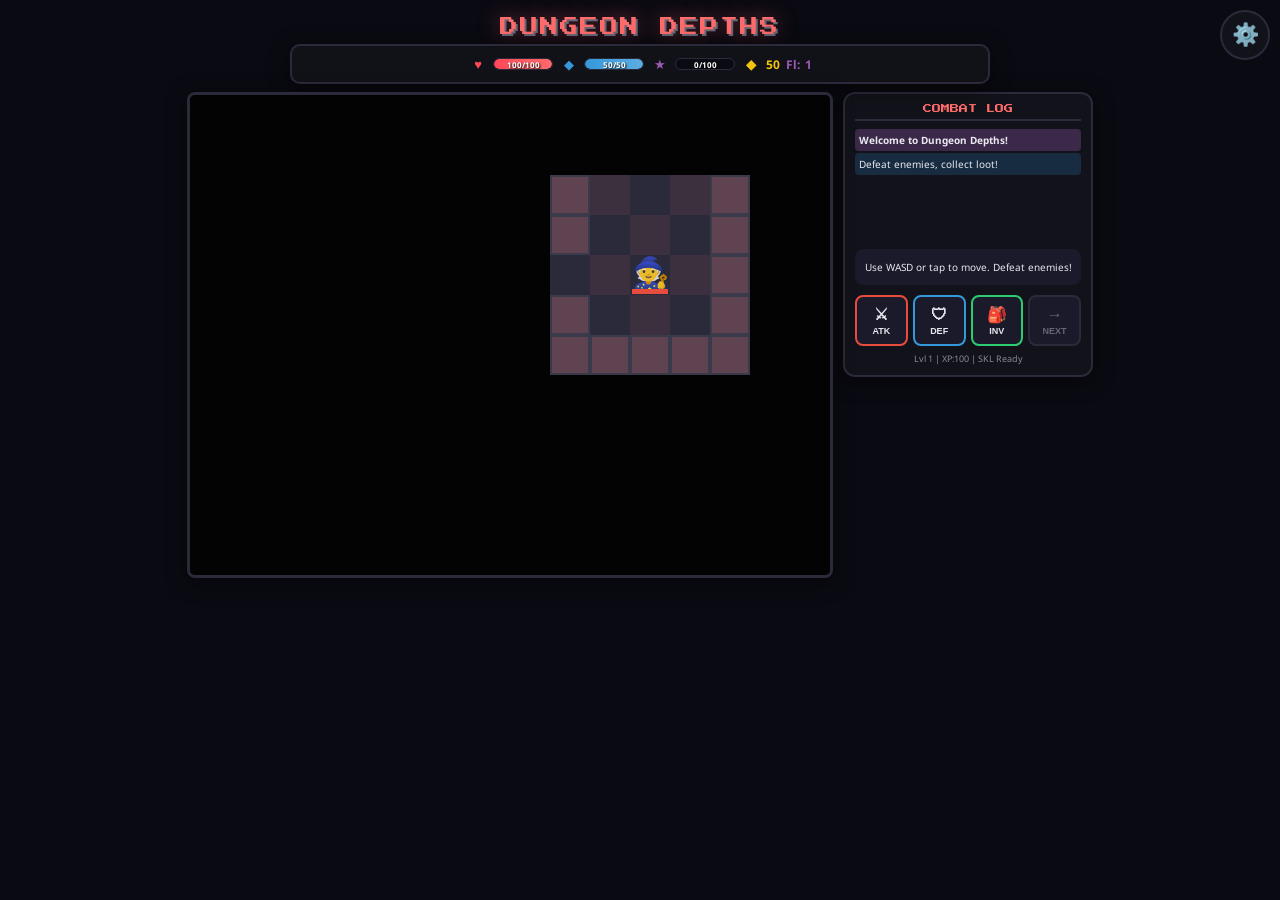
<file: dungeon-depths.html>
<!DOCTYPE html>
<html lang="en">
<head>
    <meta charset="UTF-8">
    <meta name="viewport" content="width=device-width, initial-scale=1.0, maximum-scale=1.0, user-scalable=no">
    <title>Dungeon Depths</title>
    <style>
        @import url('https://fonts.googleapis.com/css2?family=Press+Start+2P&family=Noto+Sans:wght@400;700&display=swap');
        
        * {
            margin: 0;
            padding: 0;
            box-sizing: border-box;
        }
        
        :root {
            --bg-dark: #0a0a12;
            --bg-panel: #12121a;
            --bg-card: #1a1a2a;
            --border-color: #2a2a3a;
            --text-primary: #e8e8f0;
            --text-secondary: #888899;
            --text-muted: #666677;
            --hp-color: #ff4757;
            --mp-color: #3498db;
            --xp-color: #9b59b6;
            --gold-color: #f1c40f;
            --heal-color: #2ecc71;
            --danger-color: #e74c3c;
            --accent: #ff6b6b;
            --accent-glow: rgba(255,107,107,0.5);
            --tile-bg: #1a1a2a;
            --tile-wall: #3a3a4a;
            --tile-floor: #2a2a3a;
            --fog-color: rgba(0,0,0,0.9);
            --hud-bg: rgba(18,18,26,0.95);
            --btn-primary: linear-gradient(180deg, #ff6b6b 0%, #ee5a5a 100%);
            --shadow: 0 4px 20px rgba(0,0,0,0.5);
        }
        
        .light-mode {
            --bg-dark: #f5f5f0;
            --bg-panel: #ffffff;
            --bg-card: #f0f0eb;
            --border-color: #d0d0c5;
            --text-primary: #1a1a1a;
            --text-secondary: #555550;
            --text-muted: #888882;
            --hp-color: #e74c3c;
            --mp-color: #2980b9;
            --xp-color: #8e44ad;
            --gold-color: #d4a500;
            --accent: #e74c3c;
            --accent-glow: rgba(231,76,60,0.3);
            --tile-bg: #e8e8e0;
            --tile-wall: #c0c0b0;
            --tile-floor: #d8d8d0;
            --fog-color: rgba(200,200,195,0.9);
            --hud-bg: rgba(255,255,255,0.95);
            --btn-primary: linear-gradient(180deg, #e74c3c 0%, #c0392b 100%);
            --shadow: 0 4px 20px rgba(0,0,0,0.15);
        }
        
        .high-contrast {
            --bg-dark: #000000;
            --bg-panel: #000000;
            --bg-card: #111111;
            --border-color: #ffffff;
            --text-primary: #ffffff;
            --text-secondary: #ffff00;
            --text-muted: #00ffff;
            --hp-color: #ff0000;
            --mp-color: #0000ff;
            --xp-color: #ff00ff;
            --gold-color: #ffff00;
            --heal-color: #00ff00;
            --danger-color: #ff0000;
            --accent: #ffffff;
            --accent-glow: rgba(255,255,255,0.8);
            --tile-bg: #111111;
            --tile-wall: #ffffff;
            --tile-floor: #222222;
            --fog-color: rgba(0,0,0,1);
            --hud-bg: rgba(0,0,0,0.98);
            --btn-primary: linear-gradient(180deg, #ffffff 0%, #cccccc 100%);
            --shadow: 0 0 30px rgba(255,255,255,0.5);
        }
        
        .high-contrast .action-btn,
        .high-contrast .upgrade-btn,
        .high-contrast .tab {
            border-width: 3px;
            font-weight: bold;
        }
        
        .high-contrast .inv-slot,
        .high-contrast .craft-slot,
        .high-contrast .shop-item,
        .high-contrast .equip-slot {
            border-width: 3px;
        }
        
        .high-contrast .stat-bar {
            border: 2px solid #fff;
        }
        
        body {
            background: var(--bg-dark);
            color: var(--text-primary);
            font-family: 'Noto Sans', sans-serif;
            min-height: 100vh;
            display: flex;
            flex-direction: column;
            align-items: center;
            overflow-x: hidden;
            transition: background 0.3s ease, color 0.3s ease;
        }
        
        .game-container {
            display: flex;
            flex-direction: column;
            align-items: center;
            padding: 10px;
            max-width: 100%;
            width: 100%;
        }
        
        .title-bar {
            font-family: 'Press Start 2P', cursive;
            font-size: clamp(12px, 3vw, 18px);
            color: var(--accent);
            text-shadow: 2px 2px 0 var(--text-muted), 0 0 20px var(--accent-glow);
            margin: 8px 0;
            letter-spacing: 2px;
            text-align: center;
        }
        
        /* Settings Button */
        .settings-btn {
            position: fixed;
            top: 10px;
            right: 10px;
            width: 50px;
            height: 50px;
            background: var(--bg-panel);
            border: 2px solid var(--border-color);
            border-radius: 50%;
            cursor: pointer;
            font-size: 22px;
            z-index: 100;
            display: flex;
            align-items: center;
            justify-content: center;
            transition: all 0.2s ease;
        }
        
        .settings-btn:hover {
            border-color: var(--accent);
            transform: scale(1.1);
        }
        
        .settings-menu {
            position: fixed;
            top: 65px;
            right: 10px;
            background: var(--bg-panel);
            border: 2px solid var(--border-color);
            border-radius: 12px;
            padding: 12px;
            z-index: 101;
            display: none;
            min-width: 180px;
            box-shadow: var(--shadow);
        }
        
        .settings-menu.active {
            display: block;
            animation: fadeIn 0.2s ease;
        }
        
        .settings-title {
            font-family: 'Press Start 2P', cursive;
            font-size: 9px;
            color: var(--accent);
            margin-bottom: 10px;
            text-align: center;
        }
        
        .settings-option {
            display: flex;
            align-items: center;
            gap: 10px;
            padding: 12px 10px;
            cursor: pointer;
            border-radius: 8px;
            margin-bottom: 4px;
            transition: background 0.2s ease;
            font-size: 13px;
            font-weight: bold;
            min-height: 44px;
        }
        
        .settings-option:hover {
            background: var(--bg-card);
        }
        
        .settings-option.active {
            background: var(--accent);
            color: var(--bg-dark);
        }
        
        .settings-option-icon {
            font-size: 20px;
            width: 28px;
            text-align: center;
        }
        
        /* HUD */
        .hud {
            display: flex;
            gap: 6px;
            background: var(--hud-bg);
            padding: 8px 12px;
            border-radius: 10px;
            border: 2px solid var(--border-color);
            margin-bottom: 8px;
            flex-wrap: wrap;
            justify-content: center;
            width: 100%;
            max-width: 700px;
            backdrop-filter: blur(10px);
            box-shadow: var(--shadow);
        }
        
        .stat {
            display: flex;
            align-items: center;
            gap: 5px;
        }
        
        .stat-icon {
            width: 20px;
            height: 20px;
            display: flex;
            align-items: center;
            justify-content: center;
            font-size: 13px;
        }
        
        .stat-bar {
            width: 60px;
            height: 12px;
            background: var(--bg-dark);
            border-radius: 6px;
            overflow: hidden;
            position: relative;
            border: 1px solid var(--border-color);
        }
        
        .stat-fill {
            height: 100%;
            transition: width 0.3s ease;
            border-radius: 6px;
        }
        
        .stat-fill.hp { background: linear-gradient(90deg, var(--hp-color), #ff6b6b); }
        .stat-fill.mp { background: linear-gradient(90deg, var(--mp-color), #5dade2); }
        .stat-fill.xp { background: linear-gradient(90deg, var(--xp-color), #a569bd); }
        
        .stat-text {
            position: absolute;
            top: 50%;
            left: 50%;
            transform: translate(-50%, -50%);
            font-size: 8px;
            font-weight: bold;
            text-shadow: 1px 1px 2px #000;
            color: #fff;
        }
        
        .gold-display, .floor-display {
            font-weight: bold;
            font-size: 12px;
        }
        
        .gold-display { color: var(--gold-color); }
        .floor-display { color: var(--xp-color); }
        
        .game-wrapper {
            display: flex;
            gap: 10px;
            align-items: flex-start;
            width: 100%;
            max-width: 1000px;
            justify-content: center;
        }
        
        #gameCanvas {
            border: 3px solid var(--border-color);
            border-radius: 8px;
            cursor: pointer;
            box-shadow: var(--shadow);
            max-width: 100%;
            height: auto;
            image-rendering: pixelated;
            image-rendering: crisp-edges;
        }
        
        /* Mobile Controls */
        .mobile-controls {
            display: none;
            position: fixed;
            bottom: 15px;
            left: 15px;
            z-index: 50;
        }
        
        .dpad {
            display: grid;
            grid-template-columns: repeat(3, 50px);
            grid-template-rows: repeat(3, 50px);
            gap: 3px;
        }
        
        .dpad-btn {
            background: var(--hud-bg);
            border: 2px solid var(--border-color);
            border-radius: 10px;
            font-size: 20px;
            display: flex;
            align-items: center;
            justify-content: center;
            cursor: pointer;
            user-select: none;
            -webkit-user-select: none;
            touch-action: manipulation;
            transition: all 0.1s ease;
            min-height: 50px;
        }
        
        .dpad-btn:active {
            background: var(--accent);
            transform: scale(0.95);
        }
        
        .dpad-btn.empty { visibility: hidden; }
        
        /* Quick Actions */
        .quick-actions {
            position: fixed;
            bottom: 15px;
            right: 15px;
            display: none;
            flex-direction: column;
            gap: 8px;
            z-index: 50;
        }
        
        .quick-btn {
            width: 56px;
            height: 56px;
            background: var(--hud-bg);
            border: 2px solid var(--border-color);
            border-radius: 50%;
            font-size: 22px;
            display: flex;
            align-items: center;
            justify-content: center;
            cursor: pointer;
            user-select: none;
            -webkit-user-select: none;
            touch-action: manipulation;
            transition: all 0.1s ease;
            box-shadow: var(--shadow);
        }
        
        .quick-btn:active {
            transform: scale(0.9);
            background: var(--accent);
        }
        
        .quick-btn.attack { border-color: #e74c3c; }
        .quick-btn.potion { border-color: #2ecc71; }
        .quick-btn.floor { border-color: var(--xp-color); }
        
        /* Side Panel */
        .side-panel {
            background: var(--bg-panel);
            border: 2px solid var(--border-color);
            border-radius: 12px;
            padding: 10px;
            width: 250px;
            max-height: 380px;
            overflow-y: auto;
            box-shadow: var(--shadow);
        }
        
        .panel-title {
            font-family: 'Press Start 2P', cursive;
            font-size: 9px;
            color: var(--accent);
            margin-bottom: 8px;
            text-align: center;
            border-bottom: 2px solid var(--border-color);
            padding-bottom: 6px;
        }
        
        .combat-log {
            height: 120px;
            overflow-y: auto;
            font-size: 10px;
            line-height: 1.4;
        }
        
        .log-entry {
            padding: 4px;
            border-radius: 4px;
            margin-bottom: 2px;
            animation: fadeIn 0.3s ease;
        }
        
        .log-entry.damage { background: rgba(231,76,60,0.2); }
        .log-entry.heal { background: rgba(46,204,113,0.2); }
        .log-entry.info { background: rgba(52,152,219,0.2); }
        .log-entry.loot { background: rgba(241,196,15,0.2); }
        .log-entry.levelup { background: rgba(155,89,182,0.3); font-weight: bold; }
        .log-entry.boss { background: rgba(231,76,60,0.4); color: #ff6b6b; font-weight: bold; }
        
        @keyframes fadeIn {
            from { opacity: 0; transform: translateX(-10px); }
            to { opacity: 1; transform: translateX(0); }
        }
        
        .action-buttons {
            display: grid;
            grid-template-columns: repeat(4, 1fr);
            gap: 5px;
            margin-top: 10px;
        }
        
        .action-btn {
            background: var(--bg-card);
            border: 2px solid var(--border-color);
            color: var(--text-primary);
            padding: 8px 4px;
            border-radius: 8px;
            cursor: pointer;
            font-size: 9px;
            font-weight: bold;
            transition: all 0.2s ease;
            text-transform: uppercase;
            min-height: 44px;
            touch-action: manipulation;
            display: flex;
            flex-direction: column;
            align-items: center;
            justify-content: center;
            gap: 2px;
        }
        
        .action-btn:hover {
            border-color: var(--accent);
        }
        
        .action-btn:active {
            transform: scale(0.95);
        }
        
        .action-btn.attack { border-color: #e74c3c; }
        .action-btn.defend { border-color: #3498db; }
        .action-btn.item { border-color: #2ecc71; }
        .action-btn.special { border-color: #9b59b6; }
        .action-btn.next { border-color: var(--xp-color); background: var(--xp-color); color: #fff; }
        .action-btn.next:disabled { background: var(--bg-card); border-color: var(--border-color); color: var(--text-muted); }
        
        .action-btn-icon {
            font-size: 16px;
        }
        
        .message-display {
            text-align: center;
            padding: 8px;
            background: var(--bg-card);
            border-radius: 8px;
            margin-bottom: 8px;
            font-size: 10px;
            min-height: 36px;
            display: flex;
            align-items: center;
            justify-content: center;
        }
        
        .progress-info {
            font-size: 9px;
            color: var(--text-secondary);
            margin-top: 6px;
            text-align: center;
        }
        
        /* Modals */
        .modal-overlay {
            position: fixed;
            top: 0;
            left: 0;
            width: 100%;
            height: 100%;
            background: rgba(0,0,0,0.85);
            display: flex;
            justify-content: center;
            align-items: center;
            z-index: 1000;
            opacity: 0;
            pointer-events: none;
            transition: opacity 0.3s ease;
            padding: 15px;
        }
        
        .modal-overlay.active {
            opacity: 1;
            pointer-events: all;
        }
        
        .modal {
            background: var(--bg-panel);
            border: 3px solid var(--border-color);
            border-radius: 16px;
            padding: 15px;
            max-width: 550px;
            max-height: 85vh;
            overflow-y: auto;
            transform: scale(0.9);
            transition: transform 0.3s ease;
            width: 100%;
        }
        
        .modal-overlay.active .modal {
            transform: scale(1);
        }
        
        .modal-header {
            display: flex;
            justify-content: space-between;
            align-items: center;
            margin-bottom: 12px;
        }
        
        .close-btn {
            background: var(--danger-color);
            border: none;
            color: #fff;
            width: 36px;
            height: 36px;
            border-radius: 50%;
            font-size: 18px;
            cursor: pointer;
            display: flex;
            align-items: center;
            justify-content: center;
        }
        
        .inventory-grid {
            display: grid;
            grid-template-columns: repeat(5, 1fr);
            gap: 6px;
            margin-bottom: 12px;
        }
        
        .inv-slot {
            aspect-ratio: 1;
            background: var(--bg-card);
            border: 2px solid var(--border-color);
            border-radius: 8px;
            display: flex;
            align-items: center;
            justify-content: center;
            cursor: pointer;
            position: relative;
            transition: all 0.2s ease;
            min-height: 50px;
        }
        
        .inv-slot:hover {
            border-color: var(--accent);
            background: var(--tile-floor);
        }
        
        .inv-slot.equipped {
            border-color: var(--gold-color);
            box-shadow: 0 0 10px rgba(241,196,15,0.3);
        }
        
        .item-icon {
            font-size: 20px;
        }
        
        .item-count {
            position: absolute;
            bottom: 2px;
            right: 4px;
            font-size: 9px;
            background: var(--bg-dark);
            padding: 1px 4px;
            border-radius: 4px;
            color: var(--text-primary);
        }
        
        .item-tooltip {
            position: absolute;
            bottom: 110%;
            left: 50%;
            transform: translateX(-50%);
            background: var(--bg-dark);
            border: 2px solid var(--border-color);
            padding: 8px;
            border-radius: 8px;
            min-width: 150px;
            z-index: 100;
            display: none;
            font-size: 10px;
        }
        
        .inv-slot:hover .item-tooltip {
            display: block;
        }
        
        .item-name {
            color: var(--gold-color);
            font-weight: bold;
            margin-bottom: 3px;
        }
        
        .item-desc {
            color: var(--text-secondary);
            margin-bottom: 3px;
        }
        
        .item-stats {
            color: var(--heal-color);
            font-size: 9px;
        }
        
        .equipment-slots {
            display: grid;
            grid-template-columns: repeat(3, 1fr);
            gap: 6px;
            margin-bottom: 12px;
        }
        
        .equip-slot {
            background: var(--bg-card);
            border: 2px solid var(--border-color);
            border-radius: 10px;
            padding: 8px;
            text-align: center;
            cursor: pointer;
            transition: all 0.2s ease;
        }
        
        .equip-slot:hover {
            border-color: var(--accent);
        }
        
        .equip-slot-label {
            font-size: 8px;
            color: var(--text-muted);
            margin-bottom: 4px;
        }
        
        .tabs {
            display: flex;
            gap: 4px;
            margin-bottom: 10px;
            flex-wrap: wrap;
        }
        
        .tab {
            background: var(--bg-card);
            border: 2px solid var(--border-color);
            color: var(--text-muted);
            padding: 10px 12px;
            border-radius: 8px;
            cursor: pointer;
            font-size: 10px;
            transition: all 0.2s ease;
            min-height: 44px;
            touch-action: manipulation;
            font-weight: bold;
            flex: 1;
            text-align: center;
        }
        
        .tab.active {
            background: var(--accent);
            color: var(--bg-dark);
        }
        
        .tab:hover {
            border-color: var(--accent);
        }
        
        .materials-grid {
            display: grid;
            grid-template-columns: repeat(3, 1fr);
            gap: 6px;
            margin-bottom: 10px;
        }
        
        .material-item {
            background: var(--bg-card);
            border: 2px solid var(--border-color);
            border-radius: 8px;
            padding: 8px;
            text-align: center;
            display: flex;
            flex-direction: column;
            align-items: center;
            gap: 4px;
        }
        
        .material-icon {
            font-size: 24px;
        }
        
        .material-name {
            font-size: 9px;
            color: var(--text-secondary);
        }
        
        .material-count {
            font-size: 12px;
            font-weight: bold;
            color: var(--heal-color);
        }
        
        .recipe-list {
            display: grid;
            gap: 5px;
            margin-top: 8px;
        }
        
        .recipe-item {
            background: var(--bg-card);
            padding: 8px;
            border-radius: 8px;
            display: flex;
            justify-content: space-between;
            align-items: center;
            cursor: pointer;
            border: 2px solid transparent;
            transition: all 0.2s ease;
            min-height: 50px;
        }
        
        .recipe-item:hover {
            border-color: var(--accent);
        }
        
        .recipe-item.craftable {
            border-color: var(--heal-color);
        }
        
        .recipe-info {
            display: flex;
            align-items: center;
            gap: 8px;
        }
        
        .recipe-icon {
            font-size: 24px;
        }
        
        .recipe-details {
            display: flex;
            flex-direction: column;
        }
        
        .recipe-name {
            font-weight: bold;
            font-size: 11px;
        }
        
        .recipe-materials {
            font-size: 9px;
            color: var(--text-muted);
        }
        
        .recipe-btn {
            background: var(--heal-color);
            border: none;
            color: #fff;
            padding: 8px 12px;
            border-radius: 6px;
            cursor: pointer;
            font-size: 10px;
            font-weight: bold;
            min-height: 36px;
        }
        
        .recipe-btn:disabled {
            background: var(--text-muted);
            cursor: not-allowed;
        }
        
        .shop-grid {
            display: grid;
            grid-template-columns: repeat(3, 1fr);
            gap: 8px;
        }
        
        .shop-item {
            background: var(--bg-card);
            border: 2px solid var(--border-color);
            border-radius: 10px;
            padding: 10px;
            text-align: center;
            cursor: pointer;
            transition: all 0.2s ease;
            min-height: 80px;
            display: flex;
            flex-direction: column;
            align-items: center;
            justify-content: center;
        }
        
        .shop-item:hover {
            border-color: var(--gold-color);
            transform: scale(1.02);
        }
        
        .shop-item-icon {
            font-size: 26px;
            margin-bottom: 4px;
        }
        
        .shop-item-name {
            font-size: 10px;
            font-weight: bold;
            margin-bottom: 2px;
        }
        
        .shop-item-price {
            color: var(--gold-color);
            font-size: 10px;
        }
        
        .shop-item.can-afford {
            border-color: var(--heal-color);
        }
        
        .shop-item.cant-afford {
            opacity: 0.5;
        }
        
        .player-stats-display {
            display: grid;
            grid-template-columns: repeat(2, 1fr);
            gap: 6px;
            margin-bottom: 10px;
        }
        
        .stat-item {
            background: var(--bg-card);
            padding: 8px;
            border-radius: 8px;
            display: flex;
            justify-content: space-between;
        }
        
        .stat-label {
            color: var(--text-muted);
            font-size: 9px;
        }
        
        .stat-value {
            color: var(--heal-color);
            font-weight: bold;
        }
        
        .upgrade-btn {
            background: var(--heal-color);
            border: none;
            color: #fff;
            padding: 10px 12px;
            border-radius: 8px;
            cursor: pointer;
            font-size: 10px;
            margin: 3px;
            transition: all 0.2s ease;
            min-height: 44px;
            touch-action: manipulation;
            font-weight: bold;
        }
        
        .upgrade-btn:hover {
            transform: scale(1.05);
        }
        
        .upgrade-btn:disabled {
            background: var(--text-muted);
            cursor: not-allowed;
            transform: none;
        }
        
        .floor-transition {
            position: fixed;
            top: 0;
            left: 0;
            width: 100%;
            height: 100%;
            background: var(--bg-dark);
            display: flex;
            flex-direction: column;
            justify-content: center;
            align-items: center;
            z-index: 2000;
            opacity: 0;
            pointer-events: none;
            transition: opacity 0.5s ease;
        }
        
        .floor-transition.active {
            opacity: 1;
            pointer-events: all;
        }
        
        .floor-text {
            font-family: 'Press Start 2P', cursive;
            font-size: clamp(14px, 4vw, 20px);
            color: var(--text-primary);
            text-shadow: 0 0 30px var(--accent-glow);
            animation: pulse 1s ease infinite;
        }
        
        .floor-number {
            font-size: clamp(28px, 8vw, 48px);
            color: var(--accent);
            margin-top: 15px;
        }
        
        .boss-warning {
            font-family: 'Press Start 2P', cursive;
            font-size: clamp(10px, 3vw, 14px);
            color: var(--danger-color);
            margin-top: 10px;
            text-shadow: 0 0 20px rgba(231,76,60,0.8);
        }
        
        @keyframes pulse {
            0%, 100% { opacity: 1; }
            50% { opacity: 0.5; }
        }
        
        .level-up-overlay {
            position: fixed;
            top: 50%;
            left: 50%;
            transform: translate(-50%, -50%);
            background: var(--bg-panel);
            border: 4px solid var(--xp-color);
            border-radius: 20px;
            padding: 20px;
            text-align: center;
            z-index: 1500;
            display: none;
            animation: levelUpPop 0.5s ease;
            width: 90%;
            max-width: 280px;
        }
        
        @keyframes levelUpPop {
            0% { transform: translate(-50%, -50%) scale(0); }
            50% { transform: translate(-50%, -50%) scale(1.1); }
            100% { transform: translate(-50%, -50%) scale(1); }
        }
        
        .level-up-title {
            font-family: 'Press Start 2P', cursive;
            font-size: clamp(12px, 4vw, 16px);
            color: var(--xp-color);
            margin-bottom: 12px;
            text-shadow: 0 0 20px rgba(155,89,182,0.8);
        }
        
        .damage-number {
            position: absolute;
            font-family: 'Press Start 2P', cursive;
            font-size: 13px;
            font-weight: bold;
            pointer-events: none;
            animation: floatUp 1s ease forwards;
            text-shadow: 2px 2px 0 #000;
            z-index: 100;
        }
        
        .damage-number.damage { color: #e74c3c; }
        .damage-number.heal { color: #2ecc71; }
        .damage-number.crit { color: #f1c40f; font-size: 16px; }
        
        @keyframes floatUp {
            0% { opacity: 1; transform: translateY(0) scale(1); }
            100% { opacity: 0; transform: translateY(-50px) scale(0.5); }
        }
        
        .boss-health-display {
            background: var(--danger-color);
            color: #fff;
            padding: 8px 16px;
            border-radius: 8px;
            font-family: 'Press Start 2P', cursive;
            font-size: 10px;
            margin-bottom: 10px;
            text-align: center;
            animation: bossPulse 1s ease infinite;
        }
        
        @keyframes bossPulse {
            0%, 100% { transform: scale(1); }
            50% { transform: scale(1.05); }
        }
        
        /* Scrollbar */
        ::-webkit-scrollbar {
            width: 8px;
        }
        
        ::-webkit-scrollbar-track {
            background: var(--bg-card);
        }
        
        ::-webkit-scrollbar-thumb {
            background: var(--border-color);
            border-radius: 4px;
        }
        
        /* Mobile Responsive */
        @media (max-width: 900px) {
            .game-wrapper {
                flex-direction: column;
                align-items: center;
            }
            
            .side-panel {
                width: 100%;
                max-width: 640px;
                max-height: 220px;
            }
            
            .combat-log {
                height: 80px;
            }
        }
        
        @media (max-width: 600px) {
            .hud {
                padding: 6px 8px;
                gap: 5px;
            }
            
            .stat-bar {
                width: 50px;
                height: 10px;
            }
            
            .stat-text {
                font-size: 7px;
            }
            
            .gold-display, .floor-display {
                font-size: 11px;
            }
            
            #gameCanvas {
                max-width: calc(100vw - 10px);
            }
            
            .side-panel {
                padding: 8px;
            }
            
            .action-buttons {
                grid-template-columns: repeat(4, 1fr);
            }
            
            .action-btn {
                padding: 6px 3px;
                font-size: 8px;
            }
            
            .inventory-grid {
                grid-template-columns: repeat(4, 1fr);
            }
            
            .shop-grid {
                grid-template-columns: repeat(2, 1fr);
            }
            
            .equipment-slots {
                grid-template-columns: repeat(3, 1fr);
            }
            
            .materials-grid {
                grid-template-columns: repeat(3, 1fr);
            }
        }
        
        @media (max-width: 500px) {
            .settings-btn {
                width: 50px;
                height: 50px;
                font-size: 22px;
            }
            
            .hud {
                padding: 5px 6px;
            }
            
            .stat {
                flex: 1;
                min-width: 55px;
                justify-content: center;
            }
            
            .stat-bar {
                width: 100%;
                max-width: 60px;
            }
            
            .title-bar {
                font-size: 10px;
            }
            
            .modal {
                padding: 12px;
            }
            
            .inventory-grid {
                grid-template-columns: repeat(4, 1fr);
                gap: 5px;
            }
            
            .recipe-item {
                flex-direction: column;
                gap: 8px;
            }
            
            .recipe-btn {
                width: 100%;
            }
            
            /* Show mobile controls */
            .mobile-controls,
            .quick-actions {
                display: flex;
            }
            
            /* Adjust panels for mobile */
            .side-panel {
                margin-bottom: 200px;
            }
            
            .tabs {
                gap: 3px;
            }
            
            .tab {
                padding: 8px 8px;
                font-size: 9px;
            }
        }
        
        @media (min-width: 501px) {
            .mobile-controls,
            .quick-actions {
                display: none !important;
            }
        }
    </style>
</head>
<body>
    <button class="settings-btn" onclick="toggleSettings()" aria-label="Settings">⚙️</button>
    
    <div class="settings-menu" id="settingsMenu">
        <div class="settings-title">DISPLAY</div>
        <div class="settings-option" onclick="setTheme('dark')" id="themeDark">
            <span class="settings-option-icon">🌙</span>
            <span>Dark</span>
        </div>
        <div class="settings-option" onclick="setTheme('light')" id="themeLight">
            <span class="settings-option-icon">☀️</span>
            <span>Light</span>
        </div>
        <div class="settings-option" onclick="setTheme('highContrast')" id="themeHighContrast">
            <span class="settings-option-icon">◐</span>
            <span>Hi-Con</span>
        </div>
    </div>
    
    <div class="game-container">
        <div class="title-bar" id="titleBar">DUNGEON DEPTHS</div>
        
        <div class="hud">
            <div class="stat">
                <span class="stat-icon" style="color: var(--hp-color);">♥</span>
                <div class="stat-bar">
                    <div class="stat-fill hp" id="hpBar" style="width: 100%"></div>
                    <span class="stat-text" id="hpText">100/100</span>
                </div>
            </div>
            <div class="stat">
                <span class="stat-icon" style="color: var(--mp-color);">◆</span>
                <div class="stat-bar">
                    <div class="stat-fill mp" id="mpBar" style="width: 100%"></div>
                    <span class="stat-text" id="mpText">50/50</span>
                </div>
            </div>
            <div class="stat">
                <span class="stat-icon" style="color: var(--xp-color);">★</span>
                <div class="stat-bar">
                    <div class="stat-fill xp" id="xpBar" style="width: 0%"></div>
                    <span class="stat-text" id="xpText">0/100</span>
                </div>
            </div>
            <div class="stat gold-display">
                <span class="stat-icon">◆</span>
                <span id="goldDisplay">0</span>
            </div>
            <div class="stat floor-display">
                <span>Fl:</span>
                <span id="floorDisplay">1</span>
            </div>
        </div>
        
        <div id="bossIndicator" class="boss-health-display" style="display: none;">
            ⚠ BOSS FLOOR ⚠
        </div>
        
        <div class="game-wrapper">
            <div style="position: relative;">
                <canvas id="gameCanvas" width="640" height="480"></canvas>
            </div>
            
            <div class="side-panel">
                <div class="panel-title">COMBAT LOG</div>
                <div class="combat-log" id="combatLog"></div>
                
                <div class="message-display" id="messageDisplay">Use WASD or tap to move. Defeat enemies!</div>
                
                <div class="action-buttons">
                    <button class="action-btn attack" onclick="playerAttack()">
                        <span class="action-btn-icon">⚔</span>
                        <span>ATK</span>
                    </button>
                    <button class="action-btn defend" onclick="playerDefend()">
                        <span class="action-btn-icon">🛡</span>
                        <span>DEF</span>
                    </button>
                    <button class="action-btn item" onclick="openInventory()">
                        <span class="action-btn-icon">🎒</span>
                        <span>INV</span>
                    </button>
                    <button class="action-btn next" id="nextFloorBtn" onclick="showShop()" disabled>
                        <span class="action-btn-icon">→</span>
                        <span>NEXT</span>
                    </button>
                </div>
                
                <div class="progress-info" id="progressInfo">Lvl 1 | XP: 100 | SKL: Ready</div>
            </div>
        </div>
    </div>
    
    <!-- Mobile Controls -->
    <div class="mobile-controls">
        <div class="dpad">
            <div class="dpad-btn empty"></div>
            <div class="dpad-btn" onclick="movePlayer(0, -1)">▲</div>
            <div class="dpad-btn empty"></div>
            <div class="dpad-btn" onclick="movePlayer(-1, 0)">◀</div>
            <div class="dpad-btn" onclick="movePlayer(0, 1)">▼</div>
            <div class="dpad-btn" onclick="movePlayer(1, 0)">▶</div>
        </div>
    </div>
    
    <div class="quick-actions">
        <button class="quick-btn attack" onclick="playerAttack()" aria-label="Attack">⚔</button>
        <button class="quick-btn potion" onclick="useHealthPotion()" aria-label="Use Potion">🧪</button>
        <button class="quick-btn floor" id="mobileNextBtn" onclick="showShop()" aria-label="Next Floor" disabled>→</button>
    </div>
    
    <!-- Inventory Modal -->
    <div class="modal-overlay" id="inventoryModal">
        <div class="modal">
            <div class="modal-header">
                <div class="panel-title" style="margin:0;border:none;padding:0;">INVENTORY</div>
                <button class="close-btn" onclick="closeInventory()">✕</button>
            </div>
            
            <div class="equipment-slots">
                <div class="equip-slot" onclick="unequipItem('weapon')">
                    <div class="equip-slot-label">WEAPON</div>
                    <div class="item-icon" id="weaponIcon">-</div>
                </div>
                <div class="equip-slot" onclick="unequipItem('armor')">
                    <div class="equip-slot-label">ARMOR</div>
                    <div class="item-icon" id="armorIcon">-</div>
                </div>
                <div class="equip-slot" onclick="unequipItem('accessory')">
                    <div class="equip-slot-label">ACC</div>
                    <div class="item-icon" id="accIcon">-</div>
                </div>
            </div>
            
            <div class="tabs">
                <button class="tab active" onclick="showInventoryTab('all')">ALL</button>
                <button class="tab" onclick="showInventoryTab('item')">ITEMS</button>
                <button class="tab" onclick="showInventoryTab('material')">MATERIAL</button>
            </div>
            
            <div class="inventory-grid" id="inventoryGrid"></div>
            
            <div style="display:flex;gap:8px;margin-top:10px;">
                <button class="action-btn" onclick="openCrafting()" style="flex:1;">
                    <span class="action-btn-icon">🔨</span>
                    <span>CRAFT</span>
                </button>
                <button class="action-btn" onclick="openSalvage()" style="flex:1;">
                    <span class="action-btn-icon">💰</span>
                    <span>SALVAGE</span>
                </button>
            </div>
        </div>
    </div>
    
    <!-- Crafting Modal -->
    <div class="modal-overlay" id="craftingModal">
        <div class="modal">
            <div class="modal-header">
                <div class="panel-title" style="margin:0;border:none;padding:0;">CRAFTING</div>
                <button class="close-btn" onclick="closeCrafting()">✕</button>
            </div>
            
            <div class="panel-title" style="font-size:8px;margin-bottom:8px;">YOUR MATERIALS</div>
            <div class="materials-grid" id="craftingMaterials"></div>
            
            <div class="panel-title" style="font-size:8px;margin-bottom:8px;">RECIPES</div>
            <div class="recipe-list" id="recipeList"></div>
            
            <button class="action-btn" onclick="closeCrafting(); openInventory();" style="width:100%;margin-top:12px;">
                ← BACK TO INVENTORY
            </button>
        </div>
    </div>
    
    <!-- Salvage Modal -->
    <div class="modal-overlay" id="salvageModal">
        <div class="modal">
            <div class="modal-header">
                <div class="panel-title" style="margin:0;border:none;padding:0;">SALVAGE ITEMS</div>
                <button class="close-btn" onclick="closeSalvage()">✕</button>
            </div>
            
            <div style="font-size:11px;color:var(--text-secondary);margin-bottom:10px;text-align:center;">
                Convert items and materials into gold
            </div>
            
            <div class="materials-grid" id="salvageMaterials"></div>
            
            <div class="panel-title" style="font-size:8px;margin-bottom:8px;margin-top:15px;">SELL ITEMS</div>
            <div class="inventory-grid" id="salvageItems"></div>
            
            <button class="action-btn" onclick="closeSalvage(); openInventory();" style="width:100%;margin-top:12px;">
                ← BACK TO INVENTORY
            </button>
        </div>
    </div>
    
    <!-- Shop Modal -->
    <div class="modal-overlay" id="shopModal">
        <div class="modal">
            <div class="modal-header">
                <div class="panel-title" style="margin:0;border:none;padding:0;">BLACKSMITH SHOP</div>
                <button class="close-btn" onclick="closeShop()">✕</button>
            </div>
            
            <div style="text-align:center;margin-bottom:10px;">
                <span style="color:var(--gold-color);font-weight:bold;font-size:14px;">Gold: </span>
                <span id="shopGold" style="font-size:16px;font-weight:bold;">0</span>
            </div>
            
            <div class="tabs">
                <button class="tab active" onclick="showShopTab('items')">ITEMS</button>
                <button class="tab" onclick="showShopTab('weapons')">WEAPONS</button>
                <button class="tab" onclick="showShopTab('armor')">ARMOR</button>
                <button class="tab" onclick="showShopTab('upgrades')">UPGRADE</button>
            </div>
            
            <div id="shopContent"></div>
            
            <button class="action-btn" onclick="continueToNextFloor()" style="width:100%;margin-top:12px;background:var(--heal-color);color:#fff;font-size:12px;padding:12px;">
                CONTINUE TO FLOOR <span id="nextFloorNum">2</span> →
            </button>
        </div>
    </div>
    
    <!-- Level Up Overlay -->
    <div class="level-up-overlay" id="levelUpOverlay">
        <div class="level-up-title">LEVEL UP!</div>
        <div id="levelUpStats" style="margin-bottom:12px;"></div>
        <button class="action-btn" onclick="closeLevelUp()" style="background:var(--xp-color);padding:10px 20px;">CONTINUE</button>
    </div>
    
    <!-- Floor Transition -->
    <div class="floor-transition" id="floorTransition">
        <div class="floor-text">ENTERING</div>
        <div class="floor-number" id="floorTransitionNum">1</div>
        <div class="boss-warning" id="bossWarning" style="display:none;">⚠ BOSS FLOOR ⚠</div>
    </div>

    <script>
        const TILE_SIZE = 40;
        const GRID_WIDTH = 16;
        const GRID_HEIGHT = 12;
        const MAX_INV_SLOTS = 25;
        
        const FLOOR_THEMES = [
            { name: 'Classic Dungeon', floor: '#2a2a3a', wall: '#3a3a4a', accent: '#ff6b6b' },
            { name: 'Crystal Cavern', floor: '#1a1a3a', wall: '#2a2a4a', accent: '#3498db' },
            { name: 'Haunted Crypt', floor: '#1a2a1a', wall: '#2a3a2a', accent: '#2ecc71' },
            { name: 'Burning Inferno', floor: '#3a1a1a', wall: '#4a2a2a', accent: '#e67e22' },
            { name: 'Frost Dungeon', floor: '#2a4a5a', wall: '#3a5a6a', accent: '#00d2d3' },
            { name: 'Ancient Ruins', floor: '#3a3a1a', wall: '#4a4a2a', accent: '#f1c40f' },
            { name: 'Poison Marsh', floor: '#1a3a1a', wall: '#2a4a2a', accent: '#a3e635' },
            { name: 'Shadow Realm', floor: '#0a0a2a', wall: '#1a1a3a', accent: '#9b59b6' }
        ];
        
        const ENEMY_TYPES = {
            slime: { name: 'Slime', icon: '🔵', hp: 30, attack: 5, defense: 2, speed: 2, xp: 15, gold: 5, color: '#3498db' },
            skeleton: { name: 'Skeleton', icon: '💀', hp: 45, attack: 10, defense: 5, speed: 3, xp: 25, gold: 10, color: '#ecf0f1' },
            ghost: { name: 'Ghost', icon: '👻', hp: 35, attack: 12, defense: 3, speed: 4, xp: 30, gold: 15, color: '#9b59b6' },
            orc: { name: 'Orc', icon: '👹', hp: 70, attack: 15, defense: 8, speed: 2, xp: 40, gold: 20, color: '#27ae60' },
            demon: { name: 'Demon', icon: '😈', hp: 80, attack: 20, defense: 10, speed: 3, xp: 50, gold: 30, color: '#e74c3c' },
            golem: { name: 'Golem', icon: '🗿', hp: 120, attack: 18, defense: 20, speed: 1, xp: 60, gold: 35, color: '#95a5a6' },
            wraith: { name: 'Wraith', icon: '🌀', hp: 50, attack: 16, defense: 5, speed: 4, xp: 45, gold: 25, color: '#8e44ad' },
            dragon: { name: 'Dragon', icon: '🐉', hp: 300, attack: 30, defense: 25, speed: 2, xp: 200, gold: 100, color: '#e67e22', isBoss: true },
            phoenix: { name: 'Phoenix', icon: '🔥', hp: 250, attack: 25, defense: 15, speed: 3, xp: 150, gold: 80, color: '#e74c3c', isBoss: true },
            lich: { name: 'Lich King', icon: '👑', hp: 350, attack: 35, defense: 20, speed: 2, xp: 250, gold: 150, color: '#9b59b6', isBoss: true }
        };
        
        const ITEMS = {
            rusty_sword: { name: 'Rusty Sword', icon: '🗡', type: 'weapon', attack: 5, value: 20, sellValue: 8, desc: 'A worn but functional blade' },
            iron_sword: { name: 'Iron Sword', icon: '⚔️', type: 'weapon', attack: 12, value: 50, sellValue: 20, desc: 'A sturdy iron blade' },
            steel_sword: { name: 'Steel Sword', icon: '⚔️', type: 'weapon', attack: 20, value: 100, sellValue: 40, desc: 'A finely crafted steel sword' },
            fire_blade: { name: 'Fire Blade', icon: '🔥', type: 'weapon', attack: 30, critBonus: 10, value: 200, sellValue: 80, desc: 'Burns with enchanted flames' },
            crystal_sword: { name: 'Crystal Sword', icon: '💎', type: 'weapon', attack: 40, defense: 10, value: 350, sellValue: 140, desc: 'Forged from pure crystal' },
            leather_armor: { name: 'Leather Armor', icon: '🥋', type: 'armor', defense: 5, value: 25, sellValue: 10, desc: 'Basic protection' },
            chainmail: { name: 'Chainmail', icon: '⛓️', type: 'armor', defense: 12, value: 60, sellValue: 24, desc: 'Linked metal rings' },
            plate_armor: { name: 'Plate Armor', icon: '🛡️', type: 'armor', defense: 20, value: 120, sellValue: 48, desc: 'Heavy plate protection' },
            dragon_scale: { name: 'Dragon Scale', icon: '🐲', type: 'armor', defense: 35, hpBonus: 30, value: 300, sellValue: 120, desc: 'Made from dragon scales' },
            iron_ring: { name: 'Iron Ring', icon: '💍', type: 'accessory', defense: 3, value: 30, sellValue: 12, desc: 'Simple but effective' },
            power_charm: { name: 'Power Charm', icon: '📿', type: 'accessory', attack: 8, value: 50, sellValue: 20, desc: 'Enhances attack power' },
            crit_amulet: { name: 'Crit Amulet', icon: '⭐', type: 'accessory', critBonus: 15, value: 80, sellValue: 32, desc: 'Increases critical chance' },
            evasion_cloak: { name: 'Evasion Cloak', icon: '🧥', type: 'accessory', evasionBonus: 15, value: 100, sellValue: 40, desc: 'Helps dodge attacks' },
            regen_talisman: { name: 'Regen Talisman', icon: '✝️', type: 'accessory', regen: 2, value: 90, sellValue: 36, desc: 'Slowly restores health' },
            health_potion: { name: 'Health Potion', icon: '🧪', type: 'consumable', heal: 40, value: 20, sellValue: 8, desc: 'Restores 40 HP' },
            mana_potion: { name: 'Mana Potion', icon: '💙', type: 'consumable', manaRestore: 30, value: 15, sellValue: 6, desc: 'Restores 30 MP' },
            super_potion: { name: 'Super Potion', icon: '💖', type: 'consumable', heal: 80, value: 50, sellValue: 20, desc: 'Restores 80 HP' },
            bomb: { name: 'Bomb', icon: '💣', type: 'consumable', damage: 50, value: 30, sellValue: 12, desc: 'Deals 50 damage' },
            elixir: { name: 'Elixir', icon: '⚗️', type: 'consumable', heal: 50, manaRestore: 30, value: 60, sellValue: 24, desc: 'Restores HP and MP' },
            iron_ingot: { name: 'Iron Ingot', icon: '🔲', type: 'material', value: 10, sellValue: 5, desc: 'Refined iron bar' },
            wood_handle: { name: 'Wood', icon: '🪵', type: 'material', value: 5, sellValue: 2, desc: 'Carved wooden handle' },
            herb: { name: 'Herb', icon: '🌿', type: 'material', value: 8, sellValue: 4, desc: 'Medicinal herb' },
            empty_vial: { name: 'Empty Vial', icon: '🫙', type: 'material', value: 5, sellValue: 2, desc: 'Glass container' },
            gem: { name: 'Gem', icon: '💠', type: 'material', value: 25, sellValue: 15, desc: 'Polished gemstone' },
            gold_band: { name: 'Gold Band', icon: '🔰', type: 'material', value: 15, sellValue: 8, desc: 'Ring of pure gold' },
            hide: { name: 'Hide', icon: '🟤', type: 'material', value: 12, sellValue: 6, desc: 'Tanned animal hide' },
            thread: { name: 'Thread', icon: '🧵', type: 'material', value: 4, sellValue: 2, desc: 'Strong cloth thread' },
            gold_ore: { name: 'Gold Ore', icon: '🪙', type: 'material', value: 20, sellValue: 12, desc: 'Raw gold ore' },
            crystal_shard: { name: 'Crystal', icon: '💎', type: 'material', value: 30, sellValue: 18, desc: 'Magical crystal shard' },
            ancient_stone: { name: 'Ancient Stone', icon: '🪨', type: 'material', value: 40, sellValue: 25, desc: 'Fragment of ancient ruins' }
        };
        
        // Salvage values for materials (convert to gold)
        const SALVAGE_VALUES = {
            iron_ingot: 5,
            wood_handle: 2,
            herb: 4,
            empty_vial: 2,
            gem: 15,
            gold_band: 8,
            hide: 6,
            thread: 2,
            gold_ore: 12,
            crystal_shard: 18,
            ancient_stone: 25
        };
        
        const RECIPES = [
            { result: 'iron_sword', materials: { iron_ingot: 2, wood_handle: 1 }, desc: 'Iron Sword' },
            { result: 'steel_sword', materials: { iron_sword: 1, iron_ingot: 3, crystal_shard: 1 }, desc: 'Steel Sword' },
            { result: 'fire_blade', materials: { steel_sword: 1, ancient_stone: 2, gem: 3 }, desc: 'Fire Blade' },
            { result: 'health_potion', materials: { herb: 2, empty_vial: 1 }, desc: 'Health Potion' },
            { result: 'leather_armor', materials: { hide: 3, thread: 2 }, desc: 'Leather Armor' },
            { result: 'chainmail', materials: { leather_armor: 1, iron_ingot: 4 }, desc: 'Chainmail' },
            { result: 'plate_armor', materials: { chainmail: 1, iron_ingot: 5, gold_ore: 2 }, desc: 'Plate Armor' },
            { result: 'power_charm', materials: { gem: 1, gold_band: 1 }, desc: 'Power Charm' },
            { result: 'crit_amulet', materials: { gem: 2, gold_band: 2, crystal_shard: 1 }, desc: 'Crit Amulet' },
            { result: 'super_potion', materials: { health_potion: 2, herb: 3 }, desc: 'Super Potion' },
            { result: 'elixir', materials: { health_potion: 1, mana_potion: 1, crystal_shard: 1 }, desc: 'Elixir' },
            { result: 'bomb', materials: { iron_ingot: 2, gold_ore: 1 }, desc: 'Bomb' },
            { result: 'evasion_cloak', materials: { thread: 4, hide: 2, gem: 1 }, desc: 'Evasion Cloak' },
            { result: 'regen_talisman', materials: { herb: 4, gem: 2, gold_band: 1 }, desc: 'Regen Talisman' },
            { result: 'crystal_sword', materials: { crystal_shard: 5, ancient_stone: 2, gold_band: 2 }, desc: 'Crystal Sword' },
            { result: 'dragon_scale', materials: { hide: 5, ancient_stone: 3, crystal_shard: 3 }, desc: 'Dragon Scale' }
        ];
        
        let gameState = {
            floor: 1,
            player: {
                x: 0, y: 0,
                hp: 100, maxHp: 100,
                mp: 50, maxMp: 50,
                xp: 0, xpToLevel: 100,
                level: 1,
                gold: 50,
                baseAttack: 10,
                baseDefense: 5,
                baseCrit: 10,
                baseEvasion: 5,
                weapon: null,
                armor: null,
                accessory: null
            },
            enemies: [],
            items: [],
            revealed: [],
            inventory: [],
            materials: {},
            turn: 'player',
            isDefending: false,
            specialCooldown: 0,
            floorCleared: false
        };
        
        let currentTheme = FLOOR_THEMES[0];
        let map = [];
        let shopTab = 'items';
        let currentDisplayMode = 'dark';
        let inventoryFilter = 'all';
        
        const canvas = document.getElementById('gameCanvas');
        const ctx = canvas.getContext('2d');
        
        function setTheme(mode) {
            currentDisplayMode = mode;
            document.body.classList.remove('light-mode', 'high-contrast');
            if (mode === 'light') document.body.classList.add('light-mode');
            else if (mode === 'highContrast') document.body.classList.add('high-contrast');
            document.querySelectorAll('.settings-option').forEach(opt => opt.classList.remove('active'));
            document.getElementById('theme' + mode.charAt(0).toUpperCase() + mode.slice(1)).classList.add('active');
            render();
            saveSettings();
        }
        
        function toggleSettings() {
            document.getElementById('settingsMenu').classList.toggle('active');
        }
        
        function initGame() {
            loadSettings();
            loadGame();
            generateFloor();
            updateHUD();
            updateNextButton();
            render();
            
            document.addEventListener('keydown', handleKeyPress);
            canvas.addEventListener('click', handleCanvasClick);
            canvas.addEventListener('touchend', handleCanvasTouch);
            
            document.addEventListener('click', (e) => {
                if (!e.target.closest('.settings-btn') && !e.target.closest('.settings-menu')) {
                    document.getElementById('settingsMenu').classList.remove('active');
                }
            });
        }
        
        function saveSettings() {
            localStorage.setItem('dungeonDepthsSettings', JSON.stringify({ theme: currentDisplayMode }));
        }
        
        function loadSettings() {
            const saved = localStorage.getItem('dungeonDepthsSettings');
            if (saved) {
                const data = JSON.parse(saved);
                setTheme(data.theme || 'dark');
            }
        }
        
        function generateFloor() {
            currentTheme = FLOOR_THEMES[(gameState.floor - 1) % FLOOR_THEMES.length];
            gameState.floorCleared = false;
            updateNextButton();
            
            // Show boss indicator
            const isBossFloor = gameState.floor % 5 === 0;
            document.getElementById('bossIndicator').style.display = isBossFloor ? 'block' : 'none';
            document.getElementById('bossIndicator').textContent = isBossFloor ? `⚠ BOSS FLOOR ${gameState.floor} ⚠` : `FLOOR ${gameState.floor}`;
            
            map = [];
            for (let y = 0; y < GRID_HEIGHT; y++) {
                map[y] = [];
                for (let x = 0; x < GRID_WIDTH; x++) {
                    map[y][x] = 1;
                }
            }
            
            const rooms = [];
            const numRooms = 4 + Math.floor(Math.random() * 3);
            
            for (let i = 0; i < numRooms; i++) {
                const roomW = 3 + Math.floor(Math.random() * 4);
                const roomH = 3 + Math.floor(Math.random() * 3);
                const roomX = 1 + Math.floor(Math.random() * (GRID_WIDTH - roomW - 2));
                const roomY = 1 + Math.floor(Math.random() * (GRID_HEIGHT - roomH - 2));
                
                let overlaps = false;
                for (const room of rooms) {
                    if (roomX < room.x + room.w + 1 && roomX + roomW + 1 > room.x &&
                        roomY < room.y + room.h + 1 && roomY + roomH + 1 > room.y) {
                        overlaps = true;
                        break;
                    }
                }
                
                if (!overlaps) {
                    rooms.push({ x: roomX, y: roomY, w: roomW, h: roomH });
                    for (let y = roomY; y < roomY + roomH; y++) {
                        for (let x = roomX; x < roomX + roomW; x++) {
                            map[y][x] = 0;
                        }
                    }
                }
            }
            
            for (let i = 1; i < rooms.length; i++) {
                const prev = rooms[i - 1];
                const curr = rooms[i];
                const prevCenterX = Math.floor(prev.x + prev.w / 2);
                const prevCenterY = Math.floor(prev.y + prev.h / 2);
                const currCenterX = Math.floor(curr.x + curr.w / 2);
                const currCenterY = Math.floor(curr.y + curr.h / 2);
                
                for (let x = Math.min(prevCenterX, currCenterX); x <= Math.max(prevCenterX, currCenterX); x++) {
                    map[prevCenterY][x] = 0;
                }
                for (let y = Math.min(prevCenterY, currCenterY); y <= Math.max(prevCenterY, currCenterY); y++) {
                    map[y][currCenterX] = 0;
                }
            }
            
            if (rooms.length > 0) {
                gameState.player.x = rooms[0].x + Math.floor(rooms[0].w / 2);
                gameState.player.y = rooms[0].y + Math.floor(rooms[0].h / 2);
            } else {
                gameState.player.x = 2;
                gameState.player.y = 2;
            }
            
            gameState.revealed = [];
            for (let y = 0; y < GRID_HEIGHT; y++) {
                gameState.revealed[y] = [];
                for (let x = 0; x < GRID_WIDTH; x++) {
                    gameState.revealed[y][x] = false;
                }
            }
            revealAround(gameState.player.x, gameState.player.y);
            
            // Spawn enemies
            gameState.enemies = [];
            let numEnemies;
            
            if (isBossFloor) {
                // Boss floor - spawn boss and some weak enemies
                numEnemies = 2 + Math.floor(gameState.floor * 0.3);
                
                // Spawn boss in largest room (not first room)
                let largestRoom = rooms[1] || rooms[0];
                for (const room of rooms) {
                    if (room.w * room.h > largestRoom.w * largestRoom.h && room !== rooms[0]) {
                        largestRoom = room;
                    }
                }
                
                const bossTypes = ['dragon', 'phoenix', 'lich'];
                const bossType = bossTypes[Math.floor(Math.random() * bossTypes.length)];
                const bossData = ENEMY_TYPES[bossType];
                const scaleFactor = 1 + (gameState.floor - 1) * 0.15;
                
                const bossX = largestRoom.x + Math.floor(largestRoom.w / 2);
                const bossY = largestRoom.y + Math.floor(largestRoom.h / 2);
                
                gameState.enemies.push({
                    type: bossType,
                    name: bossData.name,
                    icon: bossData.icon,
                    x: bossX,
                    y: bossY,
                    hp: Math.floor(bossData.hp * scaleFactor),
                    maxHp: Math.floor(bossData.hp * scaleFactor),
                    attack: Math.floor(bossData.attack * scaleFactor),
                    defense: Math.floor(bossData.defense * scaleFactor),
                    speed: bossData.speed,
                    xp: Math.floor(bossData.xp * scaleFactor),
                    gold: Math.floor(bossData.gold * scaleFactor),
                    color: bossData.color,
                    isBoss: true
                });
                
                addLog(`BOSS WARNING: ${bossData.name} approaches!`, 'boss');
                
            } else {
                numEnemies = 3 + Math.floor(gameState.floor * 0.8);
            }
            
            const enemyTypes = Object.keys(ENEMY_TYPES).filter(k => !ENEMY_TYPES[k].isBoss);
            
            for (let i = 0; i < numEnemies && rooms.length > 1; i++) {
                const roomIndex = 1 + Math.floor(Math.random() * (rooms.length - 1));
                const room = rooms[roomIndex];
                const ex = room.x + Math.floor(Math.random() * room.w);
                const ey = room.y + Math.floor(Math.random() * room.h);
                
                if (map[ey][ex] === 0 && !(ex === gameState.player.x && ey === gameState.player.y)) {
                    const maxIndex = Math.min(enemyTypes.length - 1, 2 + Math.floor(gameState.floor / 3));
                    const typeIndex = Math.floor(Math.random() * (maxIndex + 1));
                    
                    const enemyType = enemyTypes[typeIndex];
                    const baseEnemy = ENEMY_TYPES[enemyType];
                    const scaleFactor = 1 + (gameState.floor - 1) * 0.1;
                    
                    gameState.enemies.push({
                        type: enemyType,
                        name: baseEnemy.name,
                        icon: baseEnemy.icon,
                        x: ex,
                        y: ey,
                        hp: Math.floor(baseEnemy.hp * scaleFactor),
                        maxHp: Math.floor(baseEnemy.hp * scaleFactor),
                        attack: Math.floor(baseEnemy.attack * scaleFactor),
                        defense: Math.floor(baseEnemy.defense * scaleFactor),
                        speed: baseEnemy.speed,
                        xp: Math.floor(baseEnemy.xp * scaleFactor),
                        gold: Math.floor(baseEnemy.gold * scaleFactor),
                        color: baseEnemy.color,
                        isBoss: false
                    });
                }
            }
            
            // Spawn items
            gameState.items = [];
            const numItems = 2 + Math.floor(Math.random() * 3);
            const itemKeys = Object.keys(ITEMS);
            
            for (let i = 0; i < numItems; i++) {
                const roomIndex = Math.floor(Math.random() * rooms.length);
                const room = rooms[roomIndex];
                const ix = room.x + Math.floor(Math.random() * room.w);
                const iy = room.y + Math.floor(Math.random() * room.h);
                
                if (map[iy][ix] === 0) {
                    let itemIndex;
                    if (Math.random() < 0.4) {
                        const materials = itemKeys.filter(k => ITEMS[k].type === 'material');
                        itemIndex = itemKeys.indexOf(materials[Math.floor(Math.random() * materials.length)]);
                    } else if (Math.random() < 0.3) {
                        const consumables = itemKeys.filter(k => ITEMS[k].type === 'consumable');
                        itemIndex = itemKeys.indexOf(consumables[Math.floor(Math.random() * consumables.length)]);
                    } else {
                        itemIndex = Math.floor(Math.random() * itemKeys.length);
                    }
                    
                    gameState.items.push({ key: itemKeys[itemIndex], x: ix, y: iy });
                }
            }
            
            gameState.turn = 'player';
            gameState.isDefending = false;
        }
        
        function revealAround(x, y) {
            for (let dy = -2; dy <= 2; dy++) {
                for (let dx = -2; dx <= 2; dx++) {
                    const nx = x + dx;
                    const ny = y + dy;
                    if (nx >= 0 && nx < GRID_WIDTH && ny >= 0 && ny < GRID_HEIGHT) {
                        gameState.revealed[ny][nx] = true;
                    }
                }
            }
        }
        
        function getThemeColor(type) {
            const style = getComputedStyle(document.body);
            switch(type) {
                case 'bg': return style.getPropertyValue('--tile-bg').trim() || '#1a1a2a';
                case 'wall': return style.getPropertyValue('--tile-wall').trim() || '#3a3a4a';
                case 'floor': return style.getPropertyValue('--tile-floor').trim() || '#2a2a3a';
                case 'fog': return style.getPropertyValue('--fog-color').trim() || 'rgba(0,0,0,0.9)';
                default: return currentTheme[type] || '#2a2a3a';
            }
        }
        
        function render() {
            const bgColor = getThemeColor('bg');
            ctx.fillStyle = bgColor;
            ctx.fillRect(0, 0, canvas.width, canvas.height);
            
            for (let y = 0; y < GRID_HEIGHT; y++) {
                for (let x = 0; x < GRID_WIDTH; x++) {
                    const px = x * TILE_SIZE;
                    const py = y * TILE_SIZE;
                    
                    if (!gameState.revealed[y][x]) {
                        ctx.fillStyle = getThemeColor('fog');
                        ctx.fillRect(px, py, TILE_SIZE, TILE_SIZE);
                        continue;
                    }
                    
                    if (map[y][x] === 1) {
                        ctx.fillStyle = getThemeColor('wall');
                        ctx.fillRect(px, py, TILE_SIZE, TILE_SIZE);
                        ctx.fillStyle = currentTheme.accent + '30';
                        ctx.fillRect(px + 2, py + 2, TILE_SIZE - 4, TILE_SIZE - 4);
                    } else {
                        ctx.fillStyle = getThemeColor('floor');
                        ctx.fillRect(px, py, TILE_SIZE, TILE_SIZE);
                        ctx.fillStyle = currentTheme.accent + '15';
                        if ((x + y) % 2 === 0) ctx.fillRect(px, py, TILE_SIZE, TILE_SIZE);
                    }
                }
            }
            
            for (const item of gameState.items) {
                if (gameState.revealed[item.y][item.x]) {
                    ctx.font = '24px Arial';
                    ctx.textAlign = 'center';
                    ctx.textBaseline = 'middle';
                    ctx.fillText(ITEMS[item.key].icon, item.x * TILE_SIZE + TILE_SIZE / 2, item.y * TILE_SIZE + TILE_SIZE / 2);
                }
            }
            
            for (const enemy of gameState.enemies) {
                if (gameState.revealed[enemy.y][enemy.x]) {
                    ctx.font = enemy.isBoss ? '32px Arial' : '28px Arial';
                    ctx.textAlign = 'center';
                    ctx.textBaseline = 'middle';
                    ctx.fillText(enemy.icon, enemy.x * TILE_SIZE + TILE_SIZE / 2, enemy.y * TILE_SIZE + TILE_SIZE / 2);
                    
                    const hpPercent = enemy.hp / enemy.maxHp;
                    const barWidth = enemy.isBoss ? TILE_SIZE + 4 : TILE_SIZE - 8;
                    ctx.fillStyle = '#333';
                    ctx.fillRect(enemy.x * TILE_SIZE - 2, enemy.y * TILE_SIZE + 2, barWidth, 5);
                    ctx.fillStyle = enemy.isBoss ? '#ff0000' : hpPercent > 0.5 ? '#2ecc71' : hpPercent > 0.25 ? '#f1c40f' : '#e74c3c';
                    ctx.fillRect(enemy.x * TILE_SIZE - 2, enemy.y * TILE_SIZE + 2, barWidth * hpPercent, 5);
                    
                    if (enemy.isBoss) {
                        ctx.fillStyle = '#ff0000';
                        ctx.font = '10px Noto Sans';
                        ctx.fillText(enemy.name, enemy.x * TILE_SIZE + TILE_SIZE / 2, enemy.y * TILE_SIZE - 5);
                    }
                }
            }
            
            ctx.font = '30px Arial';
            ctx.textAlign = 'center';
            ctx.textBaseline = 'middle';
            ctx.fillText('🧙', gameState.player.x * TILE_SIZE + TILE_SIZE / 2, gameState.player.y * TILE_SIZE + TILE_SIZE / 2);
            
            const playerHpPercent = gameState.player.hp / getPlayerMaxHp();
            ctx.fillStyle = '#333';
            ctx.fillRect(gameState.player.x * TILE_SIZE + 2, gameState.player.y * TILE_SIZE + TILE_SIZE - 6, TILE_SIZE - 4, 5);
            ctx.fillStyle = '#e74c3c';
            ctx.fillRect(gameState.player.x * TILE_SIZE + 2, gameState.player.y * TILE_SIZE + TILE_SIZE - 6, (TILE_SIZE - 4) * playerHpPercent, 5);
        }
        
        function handleKeyPress(e) {
            if (document.getElementById('inventoryModal').classList.contains('active') ||
                document.getElementById('craftingModal').classList.contains('active') ||
                document.getElementById('salvageModal').classList.contains('active') ||
                document.getElementById('shopModal').classList.contains('active')) {
                if (e.key === 'Escape') closeAllModals();
                return;
            }
            
            let dx = 0, dy = 0;
            
            switch (e.key.toLowerCase()) {
                case 'w': case 'arrowup': dy = -1; break;
                case 's': case 'arrowdown': dy = 1; break;
                case 'a': case 'arrowleft': dx = -1; break;
                case 'd': case 'arrowright': dx = 1; break;
                case 'i': openInventory(); return;
                case 'c': openCrafting(); return;
                case 'q': useHealthPotion(); return;
                case ' ': e.preventDefault(); break;
                case 'escape': closeAllModals(); return;
                case 'enter': case 'n':
                    if (gameState.floorCleared) showShop();
                    return;
                default: return;
            }
            
            if (dx !== 0 || dy !== 0) movePlayer(dx, dy);
        }
        
        function handleCanvasClick(e) {
            const rect = canvas.getBoundingClientRect();
            const scaleX = canvas.width / rect.width;
            const scaleY = canvas.height / rect.height;
            const x = Math.floor((e.clientX - rect.left) * scaleX / TILE_SIZE);
            const y = Math.floor((e.clientY - rect.top) * scaleY / TILE_SIZE);
            
            if (x >= 0 && x < GRID_WIDTH && y >= 0 && y < GRID_HEIGHT) {
                const dx = x - gameState.player.x;
                const dy = y - gameState.player.y;
                if (Math.abs(dx) <= 1 && Math.abs(dy) <= 1 && (dx !== 0 || dy !== 0)) {
                    movePlayer(dx, dy);
                }
            }
        }
        
        function handleCanvasTouch(e) {
            e.preventDefault();
            const touch = e.changedTouches[0];
            const rect = canvas.getBoundingClientRect();
            const scaleX = canvas.width / rect.width;
            const scaleY = canvas.height / rect.height;
            const x = Math.floor((touch.clientX - rect.left) * scaleX / TILE_SIZE);
            const y = Math.floor((touch.clientY - rect.top) * scaleY / TILE_SIZE);
            
            if (x >= 0 && x < GRID_WIDTH && y >= 0 && y < GRID_HEIGHT) {
                const dx = x - gameState.player.x;
                const dy = y - gameState.player.y;
                if (Math.abs(dx) <= 1 && Math.abs(dy) <= 1 && (dx !== 0 || dy !== 0)) {
                    movePlayer(dx, dy);
                }
            }
        }
        
        function movePlayer(dx, dy) {
            if (gameState.turn !== 'player') return;
            
            const newX = gameState.player.x + dx;
            const newY = gameState.player.y + dy;
            
            if (newX < 0 || newX >= GRID_WIDTH || newY < 0 || newY >= GRID_HEIGHT) return;
            if (map[newY][newX] === 1) return;
            
            const enemy = gameState.enemies.find(e => e.x === newX && e.y === newY);
            if (enemy) {
                playerAttackEnemy(enemy);
                return;
            }
            
            gameState.player.x = newX;
            gameState.player.y = newY;
            revealAround(newX, newY);
            
            const itemIndex = gameState.items.findIndex(i => i.x === newX && i.y === newY);
            if (itemIndex !== -1) pickupItem(itemIndex);
            
            render();
            endPlayerTurn();
        }
        
        function pickupItem(index) {
            const item = gameState.items[index];
            const itemData = ITEMS[item.key];
            
            if (itemData.type === 'material') {
                gameState.materials[item.key] = (gameState.materials[item.key] || 0) + 1;
                addLog(`+${itemData.name}`, 'loot');
            } else {
                if (gameState.inventory.length < MAX_INV_SLOTS) {
                    gameState.inventory.push(item.key);
                    addLog(`+${itemData.name}`, 'loot');
                } else {
                    addLog('Inventory full!', 'info');
                    return;
                }
            }
            
            gameState.items.splice(index, 1);
            updateHUD();
        }
        
        function playerAttack() {
            const adjacent = gameState.enemies.filter(e => 
                Math.abs(e.x - gameState.player.x) <= 1 && Math.abs(e.y - gameState.player.y) <= 1
            );
            
            if (adjacent.length === 0) {
                setMessage('No enemies nearby!');
                return;
            }
            
            playerAttackEnemy(adjacent[0]);
        }
        
        function playerAttackEnemy(enemy) {
            const playerAtk = getPlayerAttack();
            const playerCrit = getPlayerCrit();
            
            let damage = playerAtk - enemy.defense;
            const isCrit = Math.random() * 100 < playerCrit;
            if (isCrit) damage *= 2;
            damage = Math.max(1, damage);
            enemy.hp -= damage;
            
            if (isCrit) {
                addLog(`CRIT! ${damage} to ${enemy.name}!`, 'damage');
                showDamageNumber(enemy.x, enemy.y, damage, 'crit');
            } else {
                addLog(`${damage} dmg to ${enemy.name}`, 'damage');
                showDamageNumber(enemy.x, enemy.y, damage, 'damage');
            }
            
            if (enemy.hp <= 0) defeatEnemy(enemy);
            
            render();
            endPlayerTurn();
        }
        
        function defeatEnemy(enemy) {
            if (enemy.isBoss) {
                addLog(`BOSS ${enemy.name} DEFEATED!`, 'boss');
            } else {
                addLog(`${enemy.name} defeated!`, 'info');
            }
            
            gameState.player.xp += enemy.xp;
            checkLevelUp();
            gameState.player.gold += enemy.gold;
            addLog(`+${enemy.gold} gold`, 'loot');
            
            if (Math.random() < 0.4 || enemy.isBoss) {
                const itemKeys = Object.keys(ITEMS);
                const dropKey = itemKeys[Math.floor(Math.random() * itemKeys.length)];
                gameState.items.push({ key: dropKey, x: enemy.x, y: enemy.y });
                addLog(`${enemy.isBoss ? 'BOSS dropped ' : 'Dropped '}${ITEMS[dropKey].name}!`, 'loot');
                
                // Boss drops extra
                if (enemy.isBoss) {
                    const extraDrop = itemKeys[Math.floor(Math.random() * itemKeys.length)];
                    gameState.items.push({ key: extraDrop, x: enemy.x + 1, y: enemy.y });
                    addLog(`Also dropped ${ITEMS[extraDrop].name}!`, 'loot');
                }
            }
            
            const index = gameState.enemies.indexOf(enemy);
            if (index !== -1) gameState.enemies.splice(index, 1);
            
            updateHUD();
            
            if (gameState.enemies.length === 0) {
                gameState.floorCleared = true;
                updateNextButton();
                addLog('Floor cleared!', 'info');
                if (enemy.isBoss) {
                    setMessage('BOSS DEFEATED! Press NEXT to continue.');
                } else {
                    setMessage('Floor cleared! Press NEXT for next floor.');
                }
            }
        }
        
        function updateNextButton() {
            const btn = document.getElementById('nextFloorBtn');
            const mobileBtn = document.getElementById('mobileNextBtn');
            
            if (gameState.floorCleared) {
                btn.disabled = false;
                btn.classList.remove('next');
                mobileBtn.style.opacity = '1';
                mobileBtn.style.pointerEvents = 'auto';
            } else {
                btn.disabled = true;
                btn.classList.add('next');
                mobileBtn.style.opacity = '0.3';
                mobileBtn.style.pointerEvents = 'none';
            }
        }
        
        function checkLevelUp() {
            while (gameState.player.xp >= gameState.player.xpToLevel) {
                gameState.player.xp -= gameState.player.xpToLevel;
                gameState.player.level++;
                gameState.player.xpToLevel = Math.floor(gameState.player.xpToLevel * 1.5);
                gameState.player.maxHp += 20;
                gameState.player.maxMp += 10;
                gameState.player.hp = gameState.player.maxHp;
                gameState.player.mp = gameState.player.maxMp;
                gameState.player.baseAttack += 3;
                gameState.player.baseDefense += 2;
                gameState.player.baseCrit += 2;
                
                addLog(`LEVEL UP! Lvl ${gameState.player.level}!`, 'levelup');
                showLevelUp();
            }
        }
        
        function showLevelUp() {
            const overlay = document.getElementById('levelUpOverlay');
            document.getElementById('levelUpStats').innerHTML = `
                <div style="margin:4px 0;">Lvl ${gameState.player.level}</div>
                <div style="margin:4px 0;color:var(--hp-color);">+20 Max HP</div>
                <div style="margin:4px 0;color:var(--mp-color);">+10 Max MP</div>
            `;
            overlay.style.display = 'block';
        }
        
        function closeLevelUp() {
            document.getElementById('levelUpOverlay').style.display = 'none';
        }
        
        function endPlayerTurn() {
            const regen = getPlayerRegen();
            if (regen > 0 && gameState.player.hp < gameState.player.maxHp) {
                const healed = Math.min(regen, gameState.player.maxHp - gameState.player.hp);
                gameState.player.hp += healed;
                if (healed > 0) addLog(`Regen +${healed} HP`, 'heal');
            }
            
            if (gameState.specialCooldown > 0) gameState.specialCooldown--;
            
            gameState.turn = 'enemy';
            gameState.isDefending = false;
            setTimeout(enemyTurn, 300);
        }
        
        function enemyTurn() {
            for (const enemy of gameState.enemies) {
                const dx = gameState.player.x - enemy.x;
                const dy = gameState.player.y - enemy.y;
                
                if (Math.abs(dx) <= 1 && Math.abs(dy) <= 1) {
                    enemyAttack(enemy);
                } else {
                    const moveX = dx !== 0 ? (dx > 0 ? 1 : -1) : 0;
                    const moveY = dy !== 0 ? (dy > 0 ? 1 : -1) : 0;
                    
                    if (moveX !== 0) {
                        const newX = enemy.x + moveX;
                        if (canMoveTo(newX, enemy.y) && !isEnemyAt(newX, enemy.y)) enemy.x = newX;
                    } else if (moveY !== 0) {
                        const newY = enemy.y + moveY;
                        if (canMoveTo(enemy.x, newY) && !isEnemyAt(enemy.x, newY)) enemy.y = newY;
                    }
                    
                    const newDx = gameState.player.x - enemy.x;
                    const newDy = gameState.player.y - enemy.y;
                    if (Math.abs(newDx) <= 1 && Math.abs(newDy) <= 1) enemyAttack(enemy);
                }
            }
            
            revealAllVisible();
            render();
            gameState.turn = 'player';
        }
        
        function enemyAttack(enemy) {
            let damage = enemy.attack - getPlayerDefense();
            
            if (Math.random() * 100 < getPlayerEvasion()) {
                addLog(`Dodged ${enemy.name}!`, 'info');
                showDamageNumber(gameState.player.x, gameState.player.y, 'MISS', 'heal');
                return;
            }
            
            if (gameState.isDefending) damage = Math.floor(damage * 0.5);
            damage = Math.max(1, damage);
            gameState.player.hp -= damage;
            
            addLog(`${enemy.name} -${damage} HP!`, 'damage');
            showDamageNumber(gameState.player.x, gameState.player.y, damage, 'damage');
            updateHUD();
            
            if (gameState.player.hp <= 0) gameOver();
        }
        
        function playerDefend() {
            gameState.isDefending = true;
            addLog('Defending!', 'info');
            setMessage('Defending - 50% dmg taken.');
            endPlayerTurn();
        }
        
        function useSpecialAbility() {
            if (gameState.specialCooldown > 0) {
                setMessage(`Cooldown: ${gameState.specialCooldown}`);
                return;
            }
            if (gameState.player.mp < 20) {
                setMessage('Need 20 MP!');
                return;
            }
            
            gameState.player.mp -= 20;
            gameState.specialCooldown = 3;
            
            const adjacent = gameState.enemies.filter(e => 
                Math.abs(e.x - gameState.player.x) <= 1 && Math.abs(e.y - gameState.player.y) <= 1
            );
            
            if (adjacent.length === 0) {
                addLog('No enemies in range!', 'info');
            } else {
                for (const enemy of adjacent) {
                    const damage = Math.max(1, getPlayerAttack() * 2 - enemy.defense);
                    enemy.hp -= damage;
                    addLog(`Power Strike ${enemy.name} -${damage}!`, 'damage');
                    showDamageNumber(enemy.x, enemy.y, damage, 'crit');
                    if (enemy.hp <= 0) defeatEnemy(enemy);
                }
            }
            
            render();
            updateHUD();
            endPlayerTurn();
        }
        
        function useHealthPotion() {
            const potionIndex = gameState.inventory.indexOf('health_potion');
            if (potionIndex === -1) {
                const superPotionIndex = gameState.inventory.indexOf('super_potion');
                if (superPotionIndex === -1) {
                    setMessage('No potions!');
                    return;
                } else {
                    gameState.inventory.splice(superPotionIndex, 1);
                    const heal = Math.min(80, gameState.player.maxHp - gameState.player.hp);
                    gameState.player.hp += heal;
                    addLog(`Super Potion +${heal} HP!`, 'heal');
                    showDamageNumber(gameState.player.x, gameState.player.y, '+' + heal, 'heal');
                }
            } else {
                gameState.inventory.splice(potionIndex, 1);
                const heal = Math.min(40, gameState.player.maxHp - gameState.player.hp);
                gameState.player.hp += heal;
                addLog(`Health Potion +${heal} HP!`, 'heal');
                showDamageNumber(gameState.player.x, gameState.player.y, '+' + heal, 'heal');
            }
            
            updateHUD();
        }
        
        function showDamageNumber(x, y, value, type) {
            const div = document.createElement('div');
            div.className = 'damage-number ' + type;
            div.textContent = value;
            const rect = canvas.getBoundingClientRect();
            div.style.left = (rect.left + x * TILE_SIZE + TILE_SIZE / 2) + 'px';
            div.style.top = (rect.top + y * TILE_SIZE) + 'px';
            document.body.appendChild(div);
            setTimeout(() => div.remove(), 1000);
        }
        
        function canMoveTo(x, y) {
            return x >= 0 && x < GRID_WIDTH && y >= 0 && y < GRID_HEIGHT && map[y][x] === 0;
        }
        
        function isEnemyAt(x, y) {
            return gameState.enemies.some(e => e.x === x && e.y === y);
        }
        
        function getPlayerAttack() {
            let atk = gameState.player.baseAttack;
            if (gameState.player.weapon) atk += ITEMS[gameState.player.weapon].attack || 0;
            if (gameState.player.accessory) atk += ITEMS[gameState.player.accessory].attack || 0;
            return atk;
        }
        
        function getPlayerDefense() {
            let def = gameState.player.baseDefense;
            if (gameState.player.armor) def += ITEMS[gameState.player.armor].defense || 0;
            if (gameState.player.weapon) def += ITEMS[gameState.player.weapon].defense || 0;
            if (gameState.player.accessory) def += ITEMS[gameState.player.accessory].defense || 0;
            return def;
        }
        
        function getPlayerCrit() {
            let crit = gameState.player.baseCrit;
            if (gameState.player.weapon) crit += ITEMS[gameState.player.weapon].critBonus || 0;
            if (gameState.player.accessory) crit += ITEMS[gameState.player.accessory].critBonus || 0;
            return crit;
        }
        
        function getPlayerEvasion() {
            let eva = gameState.player.baseEvasion;
            if (gameState.player.accessory) eva += ITEMS[gameState.player.accessory].evasionBonus || 0;
            return eva;
        }
        
        function getPlayerRegen() {
            return gameState.player.accessory ? (ITEMS[gameState.player.accessory].regen || 0) : 0;
        }
        
        function getPlayerMaxHp() {
            let maxHp = gameState.player.maxHp;
            if (gameState.player.armor) maxHp += ITEMS[gameState.player.armor].hpBonus || 0;
            return maxHp;
        }
        
        function revealAllVisible() {
            for (let y = 0; y < GRID_HEIGHT; y++) {
                for (let x = 0; x < GRID_WIDTH; x++) {
                    if (map[y][x] === 0 && Math.abs(x - gameState.player.x) + Math.abs(y - gameState.player.y) <= 5) {
                        gameState.revealed[y][x] = true;
                    }
                }
            }
        }
        
        function gameOver() {
            addLog('YOU DIED!', 'damage');
            setMessage('Game Over! Refreshing...');
            setTimeout(() => location.reload(), 2000);
        }
        
        function updateHUD() {
            const maxHp = getPlayerMaxHp();
            document.getElementById('hpBar').style.width = (gameState.player.hp / maxHp * 100) + '%';
            document.getElementById('hpText').textContent = `${gameState.player.hp}/${maxHp}`;
            document.getElementById('mpBar').style.width = (gameState.player.mp / gameState.player.maxMp * 100) + '%';
            document.getElementById('mpText').textContent = `${gameState.player.mp}/${gameState.player.maxMp}`;
            document.getElementById('xpBar').style.width = (gameState.player.xp / gameState.player.xpToLevel * 100) + '%';
            document.getElementById('xpText').textContent = `${gameState.player.xp}/${gameState.player.xpToLevel}`;
            document.getElementById('goldDisplay').textContent = gameState.player.gold;
            document.getElementById('floorDisplay').textContent = gameState.floor;
            document.getElementById('progressInfo').textContent = `Lvl ${gameState.player.level} | XP:${gameState.player.xpToLevel} | ${gameState.specialCooldown > 0 ? 'CD:' + gameState.specialCooldown : 'SKL Ready'}`;
        }
        
        function addLog(message, type = 'info') {
            const log = document.getElementById('combatLog');
            const entry = document.createElement('div');
            entry.className = 'log-entry ' + type;
            entry.textContent = message;
            log.appendChild(entry);
            log.scrollTop = log.scrollHeight;
        }
        
        function setMessage(msg) {
            document.getElementById('messageDisplay').textContent = msg;
        }
        
        // Inventory
        function openInventory() {
            const modal = document.getElementById('inventoryModal');
            document.getElementById('weaponIcon').textContent = gameState.player.weapon ? ITEMS[gameState.player.weapon].icon : '-';
            document.getElementById('armorIcon').textContent = gameState.player.armor ? ITEMS[gameState.player.armor].icon : '-';
            document.getElementById('accIcon').textContent = gameState.player.accessory ? ITEMS[gameState.player.accessory].icon : '-';
            document.getElementById('weaponIcon').parentElement.classList.toggle('equipped', !!gameState.player.weapon);
            document.getElementById('armorIcon').parentElement.classList.toggle('equipped', !!gameState.player.armor);
            document.getElementById('accIcon').parentElement.classList.toggle('equipped', !!gameState.player.accessory);
            
            inventoryFilter = 'all';
            document.querySelectorAll('#inventoryModal .tab').forEach(t => t.classList.remove('active'));
            document.querySelector('#inventoryModal .tab').classList.add('active');
            
            renderInventoryGrid();
            modal.classList.add('active');
        }
        
        function showInventoryTab(tab) {
            inventoryFilter = tab;
            document.querySelectorAll('#inventoryModal .tab').forEach(t => t.classList.remove('active'));
            event.target.classList.add('active');
            renderInventoryGrid();
        }
        
        function renderInventoryGrid() {
            const grid = document.getElementById('inventoryGrid');
            grid.innerHTML = '';
            
            let items = gameState.inventory;
            if (inventoryFilter === 'item') {
                items = items.filter(k => ITEMS[k].type !== 'material');
            } else if (inventoryFilter === 'material') {
                items = items.filter(k => ITEMS[k].type === 'material');
            }
            
            // Add materials as items too if showing all or materials
            const materialItems = [];
            if (inventoryFilter !== 'item') {
                for (const mat in gameState.materials) {
                    if (gameState.materials[mat] > 0) {
                        materialItems.push({ key: mat, count: gameState.materials[mat], isMaterial: true });
                    }
                }
            }
            
            // Show inventory slots
            for (let i = 0; i < MAX_INV_SLOTS; i++) {
                const slot = document.createElement('div');
                slot.className = 'inv-slot';
                
                if (items[i]) {
                    const item = ITEMS[items[i]];
                    slot.innerHTML = `<span class="item-icon">${item.icon}</span>
                        <div class="item-tooltip">
                            <div class="item-name">${item.name}</div>
                            <div class="item-desc">${item.desc}</div>
                            ${item.attack ? `<div class="item-stats">+${item.attack} ATK</div>` : ''}
                            ${item.defense ? `<div class="item-stats">+${item.defense} DEF</div>` : ''}
                            ${item.heal ? `<div class="item-stats">+${item.heal} HP</div>` : ''}
                            <div class="item-stats" style="color:var(--gold-color);">Sell: ${item.sellValue}G</div>
                        </div>`;
                    
                    const actions = document.createElement('div');
                    actions.style.cssText = 'position:absolute;bottom:2px;left:2px;display:flex;gap:2px;';
                    
                    if (item.type === 'consumable') {
                        actions.innerHTML = `<button onclick="event.stopPropagation();useItemFromInventory(${i})" style="background:var(--heal-color);border:none;color:#fff;padding:2px 4px;font-size:7px;border-radius:3px;cursor:pointer;">USE</button>`;
                    } else if (item.type !== 'material') {
                        actions.innerHTML = `<button onclick="event.stopPropagation();equipItemFromInventory(${i})" style="background:var(--accent);border:none;color:#fff;padding:2px 4px;font-size:7px;border-radius:3px;cursor:pointer;">EQ</button>`;
                    }
                    
                    slot.appendChild(actions);
                }
                
                grid.appendChild(slot);
            }
            
            // Show materials as extra slots
            if (materialItems.length > 0) {
                const materialsDiv = document.createElement('div');
                materialsDiv.style.cssText = 'grid-column:1/-1;display:flex;flex-wrap:wrap;gap:5px;margin-top:5px;padding:8px;background:var(--bg-card);border-radius:8px;';
                materialsDiv.innerHTML = '<div style="width:100%;font-size:9px;color:var(--text-muted);margin-bottom:5px;">MATERIALS</div>';
                
                for (const mat of materialItems) {
                    const matDiv = document.createElement('div');
                    matDiv.style.cssText = 'display:flex;flex-direction:column;align-items:center;padding:5px;background:var(--bg-dark);border-radius:6px;min-width:45px;';
                    matDiv.innerHTML = `<span style="font-size:18px;">${ITEMS[mat.key].icon}</span><span style="font-size:9px;color:var(--text-muted);">x${mat.count}</span>`;
                    materialsDiv.appendChild(matDiv);
                }
                
                grid.appendChild(materialsDiv);
            }
        }
        
        function closeInventory() {
            document.getElementById('inventoryModal').classList.remove('active');
        }
        
        function useItemFromInventory(index) {
            const itemKey = gameState.inventory[index];
            const item = ITEMS[itemKey];
            
            if (item.type === 'consumable') {
                gameState.inventory.splice(index, 1);
                if (item.heal) {
                    const heal = Math.min(item.heal, gameState.player.maxHp - gameState.player.hp);
                    gameState.player.hp += heal;
                    addLog(`${item.name} +${heal} HP`, 'heal');
                }
                if (item.manaRestore) {
                    gameState.player.mp = Math.min(gameState.player.maxMp, gameState.player.mp + item.manaRestore);
                    addLog(`+${item.manaRestore} MP`, 'heal');
                }
                if (item.damage) {
                    const adjacent = gameState.enemies.filter(e => Math.abs(e.x - gameState.player.x) <= 2 && Math.abs(e.y - gameState.player.y) <= 2);
                    if (adjacent.length > 0) {
                        const target = adjacent[0];
                        target.hp -= item.damage;
                        addLog(`Bomb ${target.name} -${item.damage}!`, 'damage');
                        showDamageNumber(target.x, target.y, item.damage, 'damage');
                        if (target.hp <= 0) defeatEnemy(target);
                    }
                }
                updateHUD();
                render();
                renderInventoryGrid();
            }
        }
        
        function equipItemFromInventory(index) {
            const itemKey = gameState.inventory[index];
            const item = ITEMS[itemKey];
            
            if (item.type === 'weapon') {
                if (gameState.player.weapon) gameState.inventory.push(gameState.player.weapon);
                gameState.player.weapon = itemKey;
            } else if (item.type === 'armor') {
                if (gameState.player.armor) gameState.inventory.push(gameState.player.armor);
                gameState.player.armor = itemKey;
            } else if (item.type === 'accessory') {
                if (gameState.player.accessory) gameState.inventory.push(gameState.player.accessory);
                gameState.player.accessory = itemKey;
            }
            
            gameState.inventory.splice(index, 1);
            addLog(`Equipped ${item.name}!`, 'info');
            updateHUD();
            render();
            openInventory();
        }
        
        function unequipItem(slot) {
            if (gameState.player[slot]) {
                if (gameState.inventory.length < MAX_INV_SLOTS) {
                    gameState.inventory.push(gameState.player[slot]);
                    addLog(`Unequipped ${ITEMS[gameState.player[slot]].name}`, 'info');
                    gameState.player[slot] = null;
                    updateHUD();
                    render();
                    openInventory();
                } else {
                    setMessage('Inventory full!');
                }
            }
        }
        
        // Crafting
        function openCrafting() {
            closeInventory();
            const modal = document.getElementById('craftingModal');
            renderCraftingMaterials();
            renderRecipes();
            modal.classList.add('active');
        }
        
        function renderCraftingMaterials() {
            const container = document.getElementById('craftingMaterials');
            container.innerHTML = '';
            
            const materialList = [
                { key: 'iron_ingot', name: 'Iron' },
                { key: 'wood_handle', name: 'Wood' },
                { key: 'herb', name: 'Herb' },
                { key: 'empty_vial', name: 'Vial' },
                { key: 'gem', name: 'Gem' },
                { key: 'gold_band', name: 'Gold' },
                { key: 'hide', name: 'Hide' },
                { key: 'thread', name: 'Thread' },
                { key: 'gold_ore', name: 'Ore' },
                { key: 'crystal_shard', name: 'Crystal' },
                { key: 'ancient_stone', name: 'Stone' }
            ];
            
            for (const mat of materialList) {
                const count = gameState.materials[mat.key] || 0;
                const div = document.createElement('div');
                div.className = 'material-item';
                div.innerHTML = `
                    <span class="material-icon">${ITEMS[mat.key].icon}</span>
                    <span class="material-name">${mat.name}</span>
                    <span class="material-count">${count}</span>
                `;
                container.appendChild(div);
            }
        }
        
        function renderRecipes() {
            const list = document.getElementById('recipeList');
            list.innerHTML = '';
            
            for (const recipe of RECIPES) {
                const resultItem = ITEMS[recipe.result];
                const canCraft = canCraftRecipe(recipe);
                
                const div = document.createElement('div');
                div.className = 'recipe-item' + (canCraft ? ' craftable' : '');
                
                let materialsStr = '';
                for (const mat in recipe.materials) {
                    const have = gameState.materials[mat] || 0;
                    const need = recipe.materials[mat];
                    const color = have >= need ? 'var(--heal-color)' : 'var(--danger-color)';
                    materialsStr += `<span style="color:${color}">${ITEMS[mat].icon}${have}/${need}</span> `;
                }
                
                div.innerHTML = `
                    <div class="recipe-info">
                        <span class="recipe-icon">${resultItem.icon}</span>
                        <div class="recipe-details">
                            <span class="recipe-name">${recipe.desc}</span>
                            <span class="recipe-materials">${materialsStr}</span>
                        </div>
                    </div>
                    <button class="recipe-btn" ${canCraft ? '' : 'disabled'} onclick="craftItem('${recipe.result}')">
                        CRAFT
                    </button>
                `;
                
                list.appendChild(div);
            }
        }
        
        function canCraftRecipe(recipe) {
            for (const mat in recipe.materials) {
                if ((gameState.materials[mat] || 0) < recipe.materials[mat]) return false;
            }
            return true;
        }
        
        function craftItem(itemKey) {
            const recipe = RECIPES.find(r => r.result === itemKey);
            if (!recipe || !canCraftRecipe(recipe)) return;
            
            for (const mat in recipe.materials) gameState.materials[mat] -= recipe.materials[mat];
            
            if (gameState.inventory.length < MAX_INV_SLOTS) {
                gameState.inventory.push(itemKey);
                addLog(`Crafted ${ITEMS[itemKey].name}!`, 'loot');
            } else {
                addLog('Inventory full!', 'info');
                for (const mat in recipe.materials) gameState.materials[mat] += recipe.materials[mat];
                return;
            }
            
            renderCraftingMaterials();
            renderRecipes();
        }
        
        function closeCrafting() {
            document.getElementById('craftingModal').classList.remove('active');
        }
        
        // Salvage
        function openSalvage() {
            closeInventory();
            const modal = document.getElementById('salvageModal');
            renderSalvageMaterials();
            renderSalvageItems();
            modal.classList.add('active');
        }
        
        function renderSalvageMaterials() {
            const container = document.getElementById('salvageMaterials');
            container.innerHTML = '';
            
            const materialList = [
                { key: 'iron_ingot', name: 'Iron' },
                { key: 'wood_handle', name: 'Wood' },
                { key: 'herb', name: 'Herb' },
                { key: 'gem', name: 'Gem' },
                { key: 'gold_band', name: 'Gold' },
                { key: 'hide', name: 'Hide' },
                { key: 'gold_ore', name: 'Ore' },
                { key: 'crystal_shard', name: 'Crystal' },
                { key: 'ancient_stone', name: 'Stone' }
            ];
            
            for (const mat of materialList) {
                const count = gameState.materials[mat.key] || 0;
                if (count === 0) continue;
                
                const value = SALVAGE_VALUES[mat.key] || 2;
                const div = document.createElement('div');
                div.className = 'material-item';
                div.style.cursor = 'pointer';
                div.onclick = () => salvageMaterial(mat.key);
                div.innerHTML = `
                    <span class="material-icon">${ITEMS[mat.key].icon}</span>
                    <span class="material-name">${mat.name}</span>
                    <span class="material-count">x${count}</span>
                    <span style="font-size:9px;color:var(--gold-color);">${value}G each</span>
                `;
                container.appendChild(div);
            }
            
            if (container.children.length === 0) {
                container.innerHTML = '<div style="text-align:center;color:var(--text-muted);padding:20px;">No materials to salvage</div>';
            }
        }
        
        function renderSalvageItems() {
            const container = document.getElementById('salvageItems');
            container.innerHTML = '';
            
            const sellableItems = gameState.inventory.filter(k => ITEMS[k].sellValue > 0);
            
            if (sellableItems.length === 0) {
                container.innerHTML = '<div style="grid-column:1/-1;text-align:center;color:var(--text-muted);padding:20px;">No items to sell</div>';
                return;
            }
            
            // Show sellable items in grid
            for (let i = 0; i < Math.min(sellableItems.length, 10); i++) {
                const itemKey = sellableItems[i];
                const item = ITEMS[itemKey];
                
                const slot = document.createElement('div');
                slot.className = 'inv-slot';
                slot.style.cssText += ';cursor:pointer;';
                slot.onclick = () => sellItem(gameState.inventory.indexOf(itemKey));
                slot.innerHTML = `
                    <span class="item-icon">${item.icon}</span>
                    <div style="position:absolute;bottom:2px;font-size:8px;color:var(--gold-color);">${item.sellValue}G</div>
                `;
                container.appendChild(slot);
            }
            
            if (sellableItems.length > 10) {
                const more = document.createElement('div');
                more.style.cssText = 'grid-column:1/-1;text-align:center;padding:10px;color:var(--text-muted);font-size:10px;';
                more.textContent = `+${sellableItems.length - 10} more items (open inventory to sell)`;
                container.appendChild(more);
            }
        }
        
        function salvageMaterial(key) {
            if ((gameState.materials[key] || 0) <= 0) return;
            
            const value = SALVAGE_VALUES[key] || 2;
            gameState.materials[key]--;
            gameState.player.gold += value;
            
            addLog(`Salvaged ${ITEMS[key].name} for ${value}G`, 'loot');
            updateHUD();
            
            renderSalvageMaterials();
        }
        
        function sellItem(index) {
            const itemKey = gameState.inventory[index];
            const item = ITEMS[itemKey];
            
            if (!item || !item.sellValue) return;
            
            gameState.inventory.splice(index, 1);
            gameState.player.gold += item.sellValue;
            
            addLog(`Sold ${item.name} for ${item.sellValue}G`, 'loot');
            updateHUD();
            
            renderSalvageItems();
        }
        
        function closeSalvage() {
            document.getElementById('salvageModal').classList.remove('active');
        }
        
        // Shop
        function showShop() {
            if (!gameState.floorCleared && gameState.enemies.length > 0) {
                setMessage('Defeat all enemies first!');
                return;
            }
            
            const modal = document.getElementById('shopModal');
            document.getElementById('shopGold').textContent = gameState.player.gold;
            document.getElementById('nextFloorNum').textContent = gameState.floor + 1;
            shopTab = 'items';
            
            // Reset tabs
            document.querySelectorAll('#shopModal .tab').forEach(t => t.classList.remove('active'));
            document.querySelector('#shopModal .tab').classList.add('active');
            
            showShopTab('items');
            modal.classList.add('active');
        }
        
        function showShopTab(tab) {
            shopTab = tab;
            document.querySelectorAll('#shopModal .tab').forEach(t => t.classList.remove('active'));
            event.target.classList.add('active');
            
            const content = document.getElementById('shopContent');
            content.innerHTML = '';
            
            if (tab === 'items') {
                content.innerHTML = `<div class="shop-grid">
                    <div class="shop-item ${gameState.player.gold >= 20 ? 'can-afford' : 'cant-afford'}" onclick="buyItem('health_potion', 20)"><div class="shop-item-icon">🧪</div><div class="shop-item-name">Health Potion</div><div class="shop-item-price">20 G</div></div>
                    <div class="shop-item ${gameState.player.gold >= 15 ? 'can-afford' : 'cant-afford'}" onclick="buyItem('mana_potion', 15)"><div class="shop-item-icon">💙</div><div class="shop-item-name">Mana Potion</div><div class="shop-item-price">15 G</div></div>
                    <div class="shop-item ${gameState.player.gold >= 50 ? 'can-afford' : 'cant-afford'}" onclick="buyItem('super_potion', 50)"><div class="shop-item-icon">💖</div><div class="shop-item-name">Super Potion</div><div class="shop-item-price">50 G</div></div>
                    <div class="shop-item ${gameState.player.gold >= 30 ? 'can-afford' : 'cant-afford'}" onclick="buyItem('bomb', 30)"><div class="shop-item-icon">💣</div><div class="shop-item-name">Bomb</div><div class="shop-item-price">30 G</div></div>
                    <div class="shop-item ${gameState.player.gold >= 60 ? 'can-afford' : 'cant-afford'}" onclick="buyItem('elixir', 60)"><div class="shop-item-icon">⚗️</div><div class="shop-item-name">Elixir</div><div class="shop-item-price">60 G</div></div>
                </div>`;
            } else if (tab === 'weapons') {
                const weapons = [{key:'rusty_sword',price:40},{key:'iron_sword',price:80},{key:'steel_sword',price:150},{key:'fire_blade',price:300},{key:'crystal_sword',price:500}];
                content.innerHTML = '<div class="shop-grid">' + weapons.map(w => `<div class="shop-item ${gameState.player.gold >= w.price ? 'can-afford' : 'cant-afford'}" onclick="buyItem('${w.key}',${w.price})"><div class="shop-item-icon">${ITEMS[w.key].icon}</div><div class="shop-item-name">${ITEMS[w.key].name}</div><div class="shop-item-price">${w.price} G</div></div>`).join('') + '</div>';
            } else if (tab === 'armor') {
                const armors = [{key:'leather_armor',price:35},{key:'chainmail',price:90},{key:'plate_armor',price:180},{key:'dragon_scale',price:400}];
                content.innerHTML = '<div class="shop-grid">' + armors.map(a => `<div class="shop-item ${gameState.player.gold >= a.price ? 'can-afford' : 'cant-afford'}" onclick="buyItem('${a.key}',${a.price})"><div class="shop-item-icon">${ITEMS[a.key].icon}</div><div class="shop-item-name">${ITEMS[a.key].name}</div><div class="shop-item-price">${a.price} G</div></div>`).join('') + '</div>';
            } else if (tab === 'upgrades') {
                content.innerHTML = `
                    <div class="player-stats-display">
                        <div class="stat-item"><span class="stat-label">Max HP</span><span class="stat-value">${getPlayerMaxHp()}</span></div>
                        <div class="stat-item"><span class="stat-label">Attack</span><span class="stat-value">${getPlayerAttack()}</span></div>
                        <div class="stat-item"><span class="stat-label">Defense</span><span class="stat-value">${getPlayerDefense()}</span></div>
                        <div class="stat-item"><span class="stat-label">Crit %</span><span class="stat-value">${getPlayerCrit()}%</span></div>
                    </div>
                    <div style="text-align:center;margin-top:10px;display:flex;flex-wrap:wrap;justify-content:center;">
                        <button class="upgrade-btn" onclick="buyUpgrade('maxHp',50)" ${gameState.player.gold >= 50 ? '' : 'disabled'}>+20 HP (50G)</button>
                        <button class="upgrade-btn" onclick="buyUpgrade('attack',40)" ${gameState.player.gold >= 40 ? '' : 'disabled'}>+5 ATK (40G)</button>
                        <button class="upgrade-btn" onclick="buyUpgrade('defense',40)" ${gameState.player.gold >= 40 ? '' : 'disabled'}>+3 DEF (40G)</button>
                        <button class="upgrade-btn" onclick="buyUpgrade('crit',60)" ${gameState.player.gold >= 60 ? '' : 'disabled'}>+5 CRIT (60G)</button>
                        <button class="upgrade-btn" onclick="buyUpgrade('evasion',60)" ${gameState.player.gold >= 60 ? '' : 'disabled'}>+3 EVA (60G)</button>
                    </div>`;
            }
        }
        
        function buyItem(itemKey, price) {
            if (gameState.player.gold < price) { setMessage('Not enough gold!'); return; }
            if (gameState.inventory.length >= MAX_INV_SLOTS) { setMessage('Inventory full!'); return; }
            
            gameState.player.gold -= price;
            gameState.inventory.push(itemKey);
            addLog(`Bought ${ITEMS[itemKey].name}!`, 'loot');
            
            document.getElementById('shopGold').textContent = gameState.player.gold;
            showShopTab(shopTab);
            updateHUD();
        }
        
        function buyUpgrade(type, price) {
            if (gameState.player.gold < price) { setMessage('Not enough gold!'); return; }
            gameState.player.gold -= price;
            
            switch (type) {
                case 'maxHp': gameState.player.maxHp += 20; gameState.player.hp += 20; break;
                case 'attack': gameState.player.baseAttack += 5; break;
                case 'defense': gameState.player.baseDefense += 3; break;
                case 'crit': gameState.player.baseCrit += 5; break;
                case 'evasion': gameState.player.baseEvasion += 3; break;
            }
            addLog('Upgrade purchased!', 'info');
            document.getElementById('shopGold').textContent = gameState.player.gold;
            showShopTab('upgrades');
            updateHUD();
        }
        
        function closeShop() {
            document.getElementById('shopModal').classList.remove('active');
        }
        
        function continueToNextFloor() {
            closeShop();
            
            const transition = document.getElementById('floorTransition');
            const isBoss = (gameState.floor + 1) % 5 === 0;
            
            document.getElementById('floorTransitionNum').textContent = gameState.floor + 1;
            document.getElementById('bossWarning').style.display = isBoss ? 'block' : 'none';
            transition.classList.add('active');
            
            setTimeout(() => {
                gameState.floor++;
                gameState.player.hp = getPlayerMaxHp();
                gameState.player.mp = gameState.player.maxMp;
                
                document.getElementById('combatLog').innerHTML = '';
                addLog(`Floor ${gameState.floor}`, 'info');
                
                generateFloor();
                transition.classList.remove('active');
                updateHUD();
                render();
            }, 1500);
        }
        
        function closeAllModals() {
            document.getElementById('inventoryModal').classList.remove('active');
            document.getElementById('craftingModal').classList.remove('active');
            document.getElementById('salvageModal').classList.remove('active');
            document.getElementById('shopModal').classList.remove('active');
        }
        
        function saveGame() {
            const saveData = {
                player: gameState.player,
                floor: gameState.floor,
                inventory: gameState.inventory,
                materials: gameState.materials
            };
            localStorage.setItem('dungeonDepths', JSON.stringify(saveData));
        }
        
        function loadGame() {
            const saved = localStorage.getItem('dungeonDepths');
            if (saved) {
                const data = JSON.parse(saved);
                gameState.player = data.player;
                gameState.floor = data.floor;
                gameState.inventory = data.inventory;
                gameState.materials = data.materials;
            }
        }
        
        setInterval(saveGame, 30000);
        
        document.addEventListener('DOMContentLoaded', () => {
            if (gameState.floor === 1 && gameState.player.level === 1) {
                addLog('Welcome to Dungeon Depths!', 'levelup');
                addLog('Defeat enemies, collect loot!', 'info');
            } else {
                addLog(`Floor ${gameState.floor} - ${FLOOR_THEMES[(gameState.floor - 1) % FLOOR_THEMES.length].name}`, 'info');
            }
            initGame();
        });
    </script>
</body>
</html>
</file>
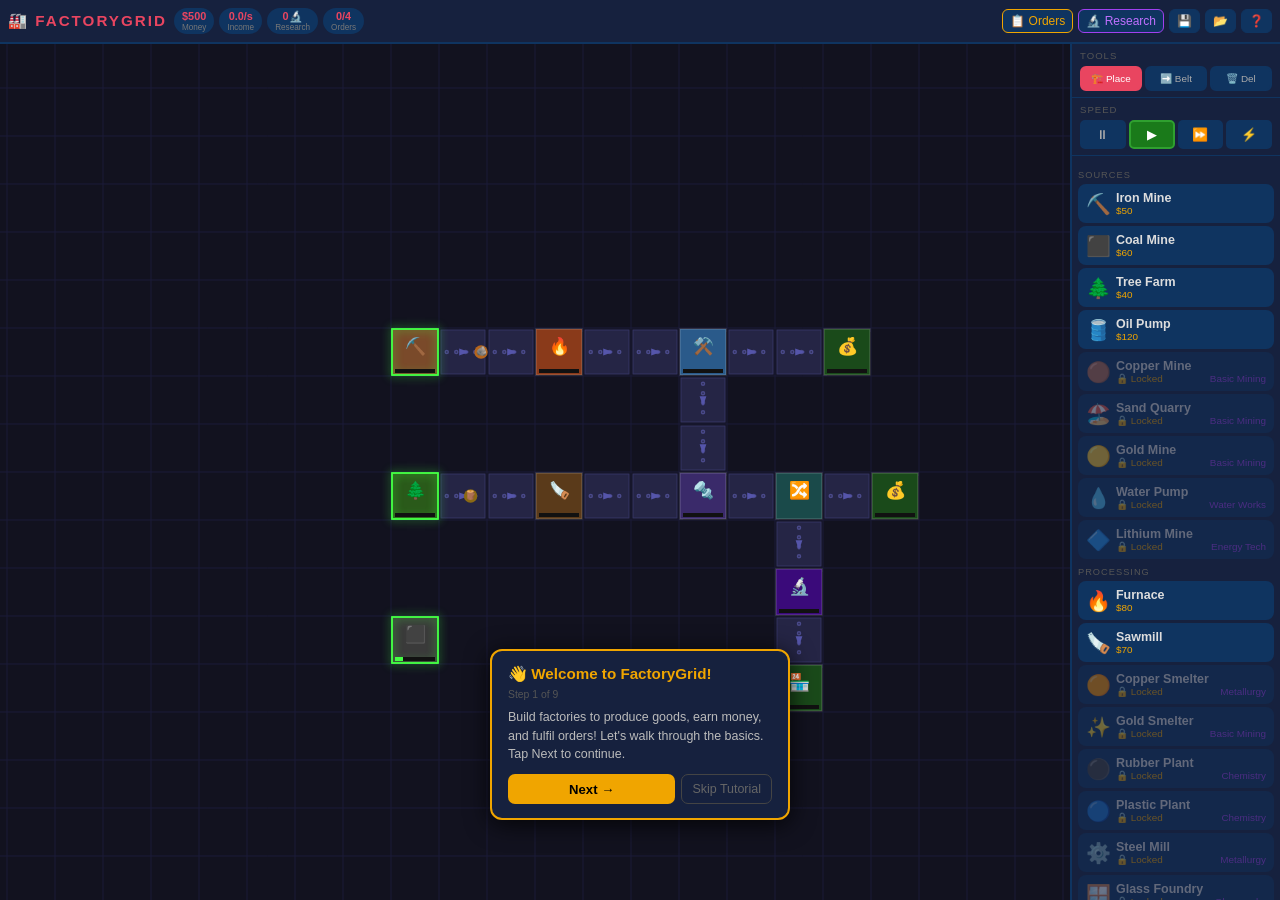
<file: factory.html>
<!DOCTYPE html>
<html lang="en">
<head>
<meta charset="UTF-8">
<meta name="viewport" content="width=device-width, initial-scale=1.0, maximum-scale=1.0, user-scalable=no">
<title>FactoryGrid</title>
<style>
*{box-sizing:border-box;margin:0;padding:0;-webkit-tap-highlight-color:transparent;}
body{background:#12121f;color:#eee;font-family:'Segoe UI',sans-serif;overflow:hidden;user-select:none;touch-action:none;}
:root{--red:#e94560;--blue:#0f3460;--dark:#16213e;--gold:#f0a500;--green:#2fa02f;--purple:#a040f0;}

/* ── TOP BAR ── */
#ui{display:flex;flex-direction:column;height:100dvh;width:100vw;}
#topbar{display:flex;align-items:center;gap:5px;padding:0 8px;background:var(--dark);border-bottom:2px solid var(--blue);height:44px;flex-shrink:0;z-index:10;overflow:hidden;}
#topbar .logo{font-size:.95em;font-weight:900;color:var(--red);letter-spacing:2px;white-space:nowrap;margin-right:2px;}
.stat-pill{background:var(--blue);border-radius:20px;padding:2px 8px;font-size:.68em;display:flex;flex-direction:column;align-items:center;line-height:1.2;white-space:nowrap;}
.stat-pill .v{font-weight:bold;color:var(--red);}
.stat-pill .l{color:#777;font-size:.75em;}
#topbar .spacer{flex:1;}
.top-btn{padding:4px 7px;border:1px solid var(--blue);border-radius:6px;background:var(--blue);color:#ccc;cursor:pointer;font-size:.75em;white-space:nowrap;transition:all .12s;}
.top-btn:hover,.top-btn:active{background:var(--red);border-color:var(--red);color:#fff;}
#orders-btn{border-color:var(--gold);color:var(--gold);}
#orders-btn:hover,#orders-btn:active{background:var(--gold);color:#000;}
#research-btn{border-color:var(--purple);color:#c070ff;}
#research-btn:hover,#research-btn:active{background:var(--purple);color:#fff;}
#order-badge{background:var(--red);color:#fff;border-radius:10px;padding:1px 5px;font-size:.7em;font-weight:bold;margin-left:2px;display:none;}

/* ── MAIN ── */
#main{flex:1;display:flex;overflow:hidden;position:relative;}
#canvas-wrap{flex:1;position:relative;overflow:hidden;}
#game-canvas{display:block;touch-action:none;}

/* ── SIDEBAR ── */
#sidebar{width:210px;min-width:210px;background:var(--dark);border-left:2px solid var(--blue);display:flex;flex-direction:column;z-index:10;overflow:hidden;}
.sb-section{padding:6px 8px;border-bottom:1px solid var(--blue);flex-shrink:0;}
.sb-title{font-size:.6em;color:#555;text-transform:uppercase;letter-spacing:1px;margin-bottom:5px;}
#tool-row,#speed-row{display:flex;gap:3px;}
.tool-btn{flex:1;padding:5px 2px;border:2px solid var(--blue);border-radius:6px;background:var(--blue);color:#aaa;cursor:pointer;font-size:.62em;text-align:center;transition:all .15s;}
.tool-btn.active{border-color:var(--red);background:var(--red);color:#fff;}
.spd-btn{flex:1;padding:5px 2px;border:2px solid var(--blue);border-radius:5px;background:var(--blue);color:#aaa;cursor:pointer;font-size:.8em;text-align:center;transition:all .15s;}
.spd-btn.active{background:#1a7a1a;border-color:var(--green);color:#fff;}
#palette{flex:1;overflow-y:auto;padding:6px 6px 60px;scrollbar-width:thin;scrollbar-color:var(--blue) transparent;}
.pg-title{font-size:.58em;color:#555;text-transform:uppercase;letter-spacing:1px;margin:8px 0 4px;}
.pi{display:flex;align-items:center;gap:6px;background:var(--blue);border:2px solid transparent;border-radius:8px;padding:5px 6px;cursor:pointer;transition:all .15s;margin-bottom:3px;}
.pi:hover,.pi:active{border-color:var(--red);background:#1a3a6e;}
.pi.active{border-color:var(--red);background:#2a1a3e;box-shadow:0 0 8px #e9456055;}
.pi.locked{opacity:.38;cursor:not-allowed;}
.pi-icon{font-size:1.25em;width:24px;text-align:center;flex-shrink:0;}
.pi-info{flex:1;min-width:0;}
.pi-name{font-weight:bold;color:#ddd;font-size:.78em;}
.pi-sub{font-size:.62em;color:#888;display:flex;justify-content:space-between;}
.pi-cost{color:var(--gold);}
.pi-lock{color:var(--purple);}

/* ── MOBILE ── */
#mobile-bar{display:none;flex-shrink:0;background:var(--dark);border-top:2px solid var(--blue);height:52px;z-index:15;overflow:hidden;}
.mob-tab{flex:1;display:flex;flex-direction:column;align-items:center;justify-content:center;cursor:pointer;border-right:1px solid var(--blue);font-size:.58em;color:#777;transition:all .15s;padding:3px 1px;}
.mob-tab:last-child{border-right:none;}
.mob-tab.active,.mob-tab:active{color:var(--red);background:#1a1a3e;}
.mob-tab .ti{font-size:1.4em;line-height:1;}
#mobile-drawer{display:none;position:fixed;bottom:52px;left:0;right:0;background:var(--dark);border-top:2px solid var(--blue);z-index:14;max-height:55vh;overflow-y:auto;padding:8px;}
#mobile-drawer.open{display:block;}

/* ── INFO PANEL ── */
#info-panel{position:absolute;right:8px;top:8px;background:#16213eee;border:1px solid var(--blue);border-radius:10px;padding:10px 12px;width:200px;font-size:.74em;z-index:20;display:none;max-height:calc(100% - 20px);overflow-y:auto;}
#info-panel h4{color:var(--red);margin-bottom:6px;font-size:1em;}
.ir{display:flex;justify-content:space-between;margin:3px 0;}
.ik{color:#777;}.iv{color:#fff;font-weight:bold;}
.ip-btn{width:100%;margin-top:5px;padding:5px;border-radius:5px;border:1px solid var(--red);background:var(--red);color:#fff;cursor:pointer;font-size:.83em;}
.ip-btn:disabled{opacity:.4;cursor:not-allowed;}
.ip-btn.del{background:#3a3a3a;border-color:#555;margin-top:3px;}
.ip-btn.del:hover{background:var(--red);border-color:var(--red);}
.prog-bar{height:5px;background:#111;border-radius:3px;margin:3px 0 5px;}
.prog-fill{height:100%;border-radius:3px;transition:width .2s;}

/* ── ORDERS PANEL ── */
#orders-overlay{display:none;position:fixed;inset:0;background:#000b;z-index:200;align-items:flex-start;justify-content:flex-end;padding:50px 16px 16px;}
#orders-overlay.show{display:flex;}
#orders-panel{background:var(--dark);border:2px solid var(--gold);border-radius:14px;width:340px;max-width:95vw;max-height:82vh;display:flex;flex-direction:column;overflow:hidden;}
#orders-header{display:flex;align-items:center;padding:12px 14px;border-bottom:1px solid var(--blue);}
#orders-header h3{color:var(--gold);font-size:1em;flex:1;}
#orders-header .close-btn{background:none;border:none;color:#888;font-size:1.2em;cursor:pointer;padding:0 4px;}
#orders-header .close-btn:hover{color:var(--red);}
#orders-tabs{display:flex;border-bottom:1px solid var(--blue);}
.otab{flex:1;padding:7px;text-align:center;cursor:pointer;font-size:.72em;color:#777;border-bottom:2px solid transparent;transition:all .15s;}
.otab.active{color:var(--gold);border-bottom-color:var(--gold);}
#orders-body{flex:1;overflow-y:auto;padding:10px;}
.order-card{background:#0f2040;border:2px solid var(--blue);border-radius:10px;padding:10px 12px;margin-bottom:8px;transition:border-color .2s;}
.order-card.urgent{border-color:#ff6020;animation:urgentPulse 1.5s infinite;}
.order-card.ready{border-color:var(--green);}
@keyframes urgentPulse{0%,100%{box-shadow:0 0 0 #ff602000}50%{box-shadow:0 0 10px #ff602066;}}
.order-top{display:flex;align-items:center;gap:8px;margin-bottom:6px;}
.order-icon{font-size:1.5em;}
.order-title{font-weight:bold;font-size:.85em;color:#eee;flex:1;}
.order-reward{font-size:.8em;color:var(--gold);font-weight:bold;white-space:nowrap;}
.order-rp{font-size:.75em;color:#c070ff;font-weight:bold;white-space:nowrap;}
.order-desc{font-size:.72em;color:#888;margin-bottom:6px;}
.order-items{display:flex;flex-wrap:wrap;gap:5px;margin-bottom:7px;}
.order-item-chip{display:flex;align-items:center;gap:3px;background:var(--blue);border-radius:20px;padding:2px 8px;font-size:.7em;}
.order-item-chip.done{background:#0a3a1a;border:1px solid var(--green);}
.order-item-chip .chip-count{color:#aaa;font-size:.85em;}
.order-fill-bar{height:4px;background:#1a2a4a;border-radius:2px;margin-bottom:6px;}
.order-fill-inner{height:100%;border-radius:2px;background:linear-gradient(90deg,var(--blue),var(--green));transition:width .4s;}
.order-submit-btn{width:100%;padding:6px;border:none;border-radius:6px;background:var(--gold);color:#000;font-weight:bold;font-size:.8em;cursor:pointer;transition:all .15s;}
.order-submit-btn:disabled{background:#333;color:#666;cursor:not-allowed;}
.order-submit-btn:not(:disabled):hover{background:#ffcc00;}
.orders-empty{text-align:center;color:#555;font-size:.82em;padding:30px 0;}

/* ── TOOLTIP ── */
#tt{position:absolute;background:#16213e;border:1px solid var(--blue);border-radius:6px;padding:5px 9px;font-size:.7em;color:#ddd;pointer-events:none;z-index:100;display:none;max-width:200px;box-shadow:0 4px 12px #0008;}

/* ── NOTIFICATIONS ── */
#notif-area{position:absolute;bottom:70px;left:50%;transform:translateX(-50%);z-index:50;pointer-events:none;width:320px;max-width:92vw;}
.notif{background:#16213e;border:1px solid var(--blue);border-radius:8px;padding:7px 14px;margin-top:4px;font-size:.77em;animation:fadeup 3.2s forwards;text-align:center;}
.notif.good{border-color:var(--green);color:#7ff07f;}
.notif.bad{border-color:var(--red);color:#ff8080;}
.notif.info{border-color:var(--purple);color:#c080ff;}
.notif.order{border-color:var(--gold);color:var(--gold);}
@keyframes fadeup{0%{opacity:0;transform:translateY(8px)}15%{opacity:1;transform:translateY(0)}70%{opacity:1}100%{opacity:0}}

/* ── OVERLAYS ── */
.overlay{display:none;position:fixed;inset:0;background:#000b;z-index:200;align-items:center;justify-content:center;}
.overlay.show{display:flex;}
.modal{background:var(--dark);border:2px solid var(--blue);border-radius:14px;padding:20px;max-width:580px;width:95%;max-height:90vh;overflow-y:auto;}
.modal h2{color:var(--red);margin-bottom:12px;font-size:1.05em;}
.modal-close{width:100%;margin-top:14px;padding:8px;border:none;border-radius:8px;background:var(--red);color:#fff;font-size:.95em;cursor:pointer;}

/* ── RESEARCH TREE ── */
#research-overlay .modal{max-width:700px;}
#research-wrap{position:relative;overflow-x:auto;}
.res-node{position:absolute;width:92px;text-align:center;cursor:pointer;}
.res-card{background:var(--blue);border:2px solid #2a4a8a;border-radius:10px;padding:7px 5px;transition:all .2s;user-select:none;}
.res-card:hover{border-color:var(--red);transform:scale(1.04);}
.res-card.unlocked{border-color:var(--green);background:#0a3a1a;}
.res-card.available{border-color:var(--gold);animation:pulse 1.5s infinite;}
.res-card.locked{opacity:.4;}
@keyframes pulse{0%,100%{box-shadow:0 0 0 #0000}50%{box-shadow:0 0 10px var(--gold);}}
.res-icon{font-size:1.5em;}.res-name{font-size:.58em;font-weight:bold;color:#ccc;margin-top:3px;line-height:1.2;}
.res-cost{font-size:.58em;color:var(--gold);}.res-done{font-size:.58em;color:var(--green);}

/* ── HELP ── */
.help-table{width:100%;border-collapse:collapse;font-size:.78em;}
.help-table td{padding:5px 8px;border-bottom:1px solid var(--blue);}
.help-table td:first-child{color:var(--red);font-weight:bold;white-space:nowrap;}

/* ── BELT DIR ── */
#belt-dir-badge{position:absolute;left:50%;bottom:76px;transform:translateX(-50%);background:#16213ecc;border:1px solid var(--blue);border-radius:20px;padding:4px 14px;font-size:.73em;color:#aaa;z-index:30;pointer-events:none;display:none;}

/* ── MOBILE BELT DIRECTION PICKER ── */
#belt-dir-picker{
  display:none;position:fixed;z-index:300;
  width:140px;height:140px;
  background:#16213ef8;border:2px solid var(--blue);border-radius:50%;
  transform:translate(-50%,-50%);
  pointer-events:all;
  box-shadow:0 0 30px #000a;
}
#belt-dir-picker .dp-btn{
  position:absolute;display:flex;align-items:center;justify-content:center;
  width:44px;height:44px;border-radius:50%;
  background:var(--blue);border:2px solid #3a5a9a;
  font-size:1.3em;cursor:pointer;transition:all .15s;
}
#belt-dir-picker .dp-btn:active{background:var(--red);border-color:var(--red);}
#belt-dir-picker .dp-btn.active{background:var(--red);border-color:#fff;}
#belt-dir-picker .dp-up   {top:4px;left:50%;transform:translateX(-50%);}
#belt-dir-picker .dp-down {bottom:4px;left:50%;transform:translateX(-50%);}
#belt-dir-picker .dp-left {left:4px;top:50%;transform:translateY(-50%);}
#belt-dir-picker .dp-right{right:4px;top:50%;transform:translateY(-50%);}
#belt-dir-picker .dp-center{
  position:absolute;top:50%;left:50%;transform:translate(-50%,-50%);
  font-size:.55em;color:#666;text-align:center;pointer-events:none;line-height:1.3;
}

/* ── GUIDE / TUTORIAL ── */
#guide-overlay{
  display:none;position:fixed;inset:0;z-index:500;pointer-events:none;
}
#guide-box{
  position:absolute;
  background:#16213e;border:2px solid var(--gold);border-radius:12px;
  padding:14px 16px;max-width:300px;width:88vw;
  pointer-events:all;
  box-shadow:0 4px 24px #000c;
}
#guide-box h4{color:var(--gold);margin-bottom:6px;font-size:.95em;display:flex;align-items:center;gap:6px;}
#guide-box p{font-size:.78em;color:#bbb;line-height:1.5;margin-bottom:10px;}
#guide-box .guide-progress{font-size:.65em;color:#555;margin-bottom:8px;}
.guide-btn-row{display:flex;gap:6px;}
#guide-next{flex:1;padding:7px;border:none;border-radius:7px;background:var(--gold);color:#000;font-weight:bold;font-size:.82em;cursor:pointer;}
#guide-skip{padding:7px 10px;border:1px solid #444;border-radius:7px;background:transparent;color:#666;font-size:.78em;cursor:pointer;}
#guide-skip:hover{color:#aaa;}
#guide-arrow{
  position:absolute;width:0;height:0;
}
#guide-arrow.down {border-left:10px solid transparent;border-right:10px solid transparent;border-top:14px solid var(--gold);}
#guide-arrow.up   {border-left:10px solid transparent;border-right:10px solid transparent;border-bottom:14px solid var(--gold);}
#guide-arrow.left {border-top:10px solid transparent;border-bottom:10px solid transparent;border-right:14px solid var(--gold);}
#guide-arrow.right{border-top:10px solid transparent;border-bottom:10px solid transparent;border-left:14px solid var(--gold);}

/* ── MILESTONE BANNER ── */
#milestone-banner{
  display:none;position:fixed;top:54px;left:50%;transform:translateX(-50%);
  background:linear-gradient(135deg,#1a3a0a,#0a2a1a);
  border:2px solid var(--green);border-radius:12px;
  padding:12px 20px;text-align:center;z-index:300;
  animation:bannerIn .4s ease;pointer-events:none;
  min-width:260px;
}
#milestone-banner h4{color:var(--green);font-size:1em;margin-bottom:3px;}
#milestone-banner p{font-size:.78em;color:#aaa;}
@keyframes bannerIn{from{opacity:0;transform:translateX(-50%) translateY(-20px)}to{opacity:1;transform:translateX(-50%) translateY(0)}}

/* ── MOBILE PALETTE ── */
#mob-palette-grid{display:grid;grid-template-columns:repeat(auto-fill,minmax(85px,1fr));gap:5px;}
.mob-pi{background:var(--blue);border:2px solid transparent;border-radius:8px;padding:5px 3px;text-align:center;cursor:pointer;transition:all .15s;}
.mob-pi.active{border-color:var(--red);background:#2a1a3e;}
.mob-pi.locked{opacity:.35;pointer-events:none;}
.mob-pi .m-icon{font-size:1.4em;}.mob-pi .m-name{font-size:.58em;color:#ccc;margin-top:2px;}.mob-pi .m-cost{font-size:.58em;color:var(--gold);}
.mob-tool-btn{padding:9px 3px;border:2px solid var(--blue);border-radius:8px;background:var(--blue);color:#aaa;cursor:pointer;font-size:.72em;text-align:center;}
.mob-tool-btn.active{border-color:var(--red);background:var(--red);color:#fff;}
.mob-spd-btn{padding:8px 3px;border:2px solid var(--blue);border-radius:8px;background:var(--blue);color:#aaa;cursor:pointer;font-size:.82em;text-align:center;}
.mob-spd-btn.active{background:#1a7a1a;border-color:var(--green);color:#fff;}

::-webkit-scrollbar{width:4px;height:4px;}::-webkit-scrollbar-track{background:transparent;}::-webkit-scrollbar-thumb{background:var(--blue);border-radius:4px;}

@media(max-width:640px){
  #sidebar{display:none;}#mobile-bar{display:flex;}
  #info-panel{right:4px;top:4px;width:170px;font-size:.68em;}
  #topbar .stat-pill .l{display:none;}#notif-area{bottom:60px;}
  #orders-overlay{padding:48px 6px 6px;}#orders-panel{width:100%;max-width:100%;}
}
</style>
</head>
<body>
<div id="ui">

<!-- TOP BAR -->
<div id="topbar">
  <div class="logo">🏭 FACTORYGRID</div>
  <div class="stat-pill"><span class="v" id="stat-money">$500</span><span class="l">Money</span></div>
  <div class="stat-pill"><span class="v" id="stat-income">$0/s</span><span class="l">Income</span></div>
  <div class="stat-pill"><span class="v" id="stat-rp">0🔬</span><span class="l">Research</span></div>
  <div class="stat-pill"><span class="v" id="stat-orders">0/0</span><span class="l">Orders</span></div>
  <div class="spacer"></div>
  <button class="top-btn" id="orders-btn" onclick="openOrders()">📋 Orders<span id="order-badge"></span></button>
  <button class="top-btn" id="research-btn" onclick="openResearch()">🔬 Research</button>
  <button class="top-btn" onclick="saveGame()">💾</button>
  <button class="top-btn" onclick="loadGame()">📂</button>
  <button class="top-btn" onclick="showHelp()">❓</button>
</div>

<!-- MAIN -->
<div id="main">
  <div id="canvas-wrap">
    <canvas id="game-canvas"></canvas>
    <div id="info-panel">
      <h4 id="ip-title">Building</h4>
      <div id="ip-body"></div>
      <div id="ip-prog-wrap" style="display:none">
        <div style="font-size:.72em;color:#777;margin-top:4px;">Processing</div>
        <div class="prog-bar"><div class="prog-fill" id="ip-prog" style="width:0%;background:var(--green)"></div></div>
      </div>
      <button class="ip-btn" id="ip-upgrade-btn" onclick="upgradeSelected()">⬆️ Upgrade ($<span id="ip-ucost">?</span>)</button>
      <button class="ip-btn del" onclick="deleteSelected()">🗑️ Remove (50% refund)</button>
    </div>
    <div id="belt-dir-badge">Belt: ➡️ right</div>
    <div id="tt"></div>
    <div id="notif-area"></div>
  </div>

  <!-- MOBILE BELT DIRECTION PICKER (radial menu) -->
  <div id="belt-dir-picker">
    <div class="dp-btn dp-up"    onclick="pickBeltDir('up')"   >⬆️</div>
    <div class="dp-btn dp-down"  onclick="pickBeltDir('down')" >⬇️</div>
    <div class="dp-btn dp-left"  onclick="pickBeltDir('left')" >⬅️</div>
    <div class="dp-btn dp-right" onclick="pickBeltDir('right')">➡️</div>
    <div class="dp-center">BELT<br>DIR</div>
  </div>

  <!-- GUIDED TUTORIAL -->
  <div id="guide-overlay">
    <div id="guide-box">
      <h4 id="guide-title">👋 Welcome!</h4>
      <div class="guide-progress" id="guide-progress">Step 1 of 8</div>
      <p id="guide-text">Loading...</p>
      <div class="guide-btn-row">
        <button id="guide-next" onclick="guideNext()">Next →</button>
        <button id="guide-skip" onclick="guideFinish()">Skip Tutorial</button>
      </div>
    </div>
    <div id="guide-arrow"></div>
  </div>

  <!-- MILESTONE BANNER -->
  <div id="milestone-banner">
    <h4 id="mb-title">🏆 Milestone!</h4>
    <p id="mb-text">...</p>
  </div>

  <!-- SIDEBAR -->
  <div id="sidebar">
    <div class="sb-section">
      <div class="sb-title">Tools</div>
      <div id="tool-row">
        <div class="tool-btn active" id="tool-place" onclick="setToolMode('place')">🏗️ Place</div>
        <div class="tool-btn" id="tool-belt" onclick="setToolMode('belt')">➡️ Belt</div>
        <div class="tool-btn" id="tool-delete" onclick="setToolMode('delete')">🗑️ Del</div>
      </div>
    </div>
    <div class="sb-section">
      <div class="sb-title">Speed</div>
      <div id="speed-row">
        <div class="spd-btn" onclick="setSpeed(0)">⏸</div>
        <div class="spd-btn active" onclick="setSpeed(1)">▶</div>
        <div class="spd-btn" onclick="setSpeed(2)">⏩</div>
        <div class="spd-btn" onclick="setSpeed(4)">⚡</div>
      </div>
    </div>
    <div id="palette"></div>
  </div>
</div>

<!-- MOBILE BAR -->
<div id="mobile-bar">
  <div class="mob-tab active" id="mob-tab-build" onclick="openDrawer('build')"><div class="ti">🏗️</div>Build</div>
  <div class="mob-tab" id="mob-tab-tools" onclick="openDrawer('tools')"><div class="ti">🔧</div>Tools</div>
  <div class="mob-tab" id="mob-tab-speed" onclick="openDrawer('speed')"><div class="ti">⚡</div>Speed</div>
  <div class="mob-tab" id="mob-tab-orders" onclick="openOrders()"><div class="ti">📋</div>Orders</div>
  <div class="mob-tab" id="mob-tab-research" onclick="openResearch()"><div class="ti">🔬</div>Research</div>
</div>
<div id="mobile-drawer"><div id="mob-drawer-content"></div></div>

<!-- ORDERS OVERLAY -->
<div id="orders-overlay" onclick="if(event.target===this)closeOrders()">
  <div id="orders-panel">
    <div id="orders-header">
      <h3>📋 Contract Orders</h3>
      <button class="close-btn" onclick="closeOrders()">✕</button>
    </div>
    <div id="orders-tabs">
      <div class="otab active" id="otab-active" onclick="switchOrderTab('active')">Active</div>
      <div class="otab" id="otab-stockpile" onclick="switchOrderTab('stockpile')">Stockpile</div>
      <div class="otab" id="otab-completed" onclick="switchOrderTab('completed')">Completed</div>
    </div>
    <div id="orders-body"></div>
  </div>
</div>

<!-- RESEARCH OVERLAY -->
<div class="overlay" id="research-overlay">
  <div class="modal">
    <h2>🔬 Research Tree</h2>
    <p style="font-size:.76em;color:#777;margin-bottom:10px;">Spend Research Points (🔬) to unlock machines & global bonuses. Labs consume Machines to produce 🔬.</p>
    <div id="research-wrap"></div>
    <button class="modal-close" onclick="closeResearch()">✕ Close</button>
  </div>
</div>

<!-- HELP OVERLAY -->
<div class="overlay" id="help-overlay">
  <div class="modal">
    <h2>🏭 FactoryGrid — Help</h2>
    <table class="help-table">
      <tr><td>Left Click / Tap</td><td>Place building / draw belt / delete</td></tr>
      <tr><td>Right Click / Long Press</td><td>Inspect & upgrade building</td></tr>
      <tr><td>Two-finger drag / Alt+drag</td><td>Pan camera</td></tr>
      <tr><td>Pinch / Scroll Wheel</td><td>Zoom in/out</td></tr>
      <tr><td>R key</td><td>Rotate belt direction</td></tr>
      <tr><td>B / P / X keys</td><td>Belt / Place / Delete mode</td></tr>
      <tr><td>Del / Backspace</td><td>Remove selected building</td></tr>
      <tr><td>Esc</td><td>Deselect / cancel</td></tr>
      <tr><td>1–9</td><td>Quick-select buildings</td></tr>
      <tr><td>O key</td><td>Open Orders panel</td></tr>
      <tr><td>T key</td><td>Restart tutorial</td></tr>
    </table>
    <p style="margin-top:10px;color:#777;font-size:.76em;">
      🏭 <b>Chain:</b> Source → Belts → Machines → Belts → Export Dock (earns $) or Storage (for orders)<br>
      📱 <b>Mobile Belts:</b> In Belt mode, drag to draw. Swipe direction auto-sets belt direction! Tap without dragging to open direction picker.<br>
      📋 <b>Orders:</b> Fulfill contracts by stockpiling items in Storage Depots, then submit for big rewards!<br>
      🔬 <b>Research:</b> Labs consume Machines to generate Research Points for the skill tree.<br>
      ⚙️ <b>Multi-input:</b> Some machines need several item types routed in simultaneously.
    </p>
    <div style="display:flex;gap:8px;margin-top:10px;">
      <button class="modal-close" style="background:var(--gold);color:#000;" onclick="closeHelp();guideStart()">📖 Restart Tutorial</button>
      <button class="modal-close" onclick="closeHelp()">✕ Close</button>
    </div>
  </div>
</div>

<script>
'use strict';
// ═══════════════════════════════════════════════════════════
// ITEMS
// ═══════════════════════════════════════════════════════════
const ITEMS = {
  'iron-ore':     {name:'Iron Ore',      color:'#b5651d', icon:'🪨', value:2},
  'coal':         {name:'Coal',          color:'#4a4a4a', icon:'⬛', value:2},
  'wood':         {name:'Wood',          color:'#8B6914', icon:'🪵', value:1},
  'oil':          {name:'Oil',           color:'#2c2c2c', icon:'🛢️', value:3},
  'sand':         {name:'Sand',          color:'#d4b86a', icon:'🏖️', value:1},
  'water':        {name:'Water',         color:'#3a7fd5', icon:'💧', value:1},
  'copper-ore':   {name:'Copper Ore',    color:'#c86a3a', icon:'🟤', value:2},
  'gold-ore':     {name:'Gold Ore',      color:'#d4af37', icon:'🟡', value:4},
  'lithium':      {name:'Lithium',       color:'#a0e0ff', icon:'🔷', value:5},
  'iron':         {name:'Iron',          color:'#aaaaaa', icon:'🔩', value:8},
  'copper':       {name:'Copper',        color:'#da8a2a', icon:'🟠', value:8},
  'gold':         {name:'Gold',          color:'#ffd700', icon:'✨', value:30},
  'planks':       {name:'Planks',        color:'#c8a460', icon:'📦', value:5},
  'glass':        {name:'Glass',         color:'#88ccff', icon:'🪟', value:10},
  'concrete':     {name:'Concrete',      color:'#999999', icon:'🧱', value:12},
  'steel':        {name:'Steel',         color:'#cccccc', icon:'⚙️', value:18},
  'rubber':       {name:'Rubber',        color:'#2a2a2a', icon:'⚫', value:15},
  'plastic':      {name:'Plastic',       color:'#e0e0ff', icon:'🔵', value:18},
  'tools':        {name:'Tools',         color:'#7ec8e3', icon:'🔧', value:25},
  'fuel':         {name:'Fuel',          color:'#f0a500', icon:'⛽', value:20},
  'wire':         {name:'Wire',          color:'#da8a2a', icon:'〰️', value:20},
  'circuits':     {name:'Circuits',      color:'#2ecc71', icon:'💚', value:60},
  'machines':     {name:'Machines',      color:'#e94560', icon:'🤖', value:80},
  'batteries':    {name:'Batteries',     color:'#f1c40f', icon:'🔋', value:100},
  'solar-panels': {name:'Solar Panels',  color:'#1abc9c', icon:'🔆', value:200},
  'robots':       {name:'Robots',        color:'#9b59b6', icon:'🦾', value:350},
  'computers':    {name:'Computers',     color:'#3498db', icon:'💻', value:300},
  'vehicles':     {name:'Vehicles',      color:'#e67e22', icon:'🚗', value:400},
  'rockets':      {name:'Rockets',       color:'#e74c3c', icon:'🚀', value:800},
  'medicine':     {name:'Medicine',      color:'#ff69b4', icon:'💊', value:150},
  'jewelry':      {name:'Jewelry',       color:'#ffd700', icon:'💎', value:250},
};

// ═══════════════════════════════════════════════════════════
// RESEARCH
// ═══════════════════════════════════════════════════════════
const RESEARCH_NODES = [
  // T0
  {id:'basic-mining',  name:'Basic Mining',   icon:'⛏️', cost:5,  req:[],                            desc:'Unlocks Copper Mine, Sand Quarry & Gold Mine', unlocks:['copper-mine','sand-quarry','gold-mine'], x:0,y:0},
  {id:'logistics',     name:'Logistics+',     icon:'🔀', cost:8,  req:[],                            desc:'+25% belt speed',             effect:'beltSpeed',    val:.25, x:1,y:0},
  {id:'water-works',   name:'Water Works',    icon:'💧', cost:6,  req:[],                            desc:'Unlocks Water Pump',          unlocks:['water-pump'],          x:2,y:0},
  {id:'chemistry',     name:'Chemistry',      icon:'⚗️', cost:8,  req:[],                            desc:'Unlocks Oil Refinery & Plastic Plant', unlocks:['refinery','plastic-plant'], x:3,y:0},
  // T1
  {id:'metallurgy',    name:'Metallurgy',     icon:'⚙️', cost:15, req:['basic-mining'],             desc:'Unlocks Steel Mill & Copper Smelter', unlocks:['steel-mill','copper-smelter'], x:0,y:1},
  {id:'glassworks',    name:'Glassworks',     icon:'🪟', cost:12, req:['basic-mining','water-works'],desc:'Unlocks Glass Foundry',       unlocks:['glass-foundry'],        x:1,y:1},
  {id:'construction',  name:'Construction',   icon:'🧱', cost:14, req:['water-works'],              desc:'Unlocks Concrete Mixer',      unlocks:['concrete-mixer'],       x:2,y:1},
  {id:'fast-belts',    name:'Fast Belts',     icon:'⚡', cost:20, req:['logistics'],               desc:'+50% belt speed',             effect:'beltSpeed',    val:.5,  x:3,y:1},
  // T2
  {id:'electronics',   name:'Electronics',    icon:'💚', cost:30, req:['metallurgy','glassworks'],  desc:'Unlocks Wire Drawer & Circuit Board', unlocks:['wire-drawer','circuit-board'], x:0,y:2},
  {id:'energy',        name:'Energy Tech',    icon:'⛽', cost:25, req:['metallurgy','construction'],desc:'Unlocks Battery Factory',     unlocks:['battery-factory'],      x:1,y:2},
  {id:'automation',    name:'Automation',     icon:'🤖', cost:35, req:['electronics'],             desc:'Unlocks Adv. Assembler',      unlocks:['adv-assembler'],        x:2,y:2},
  {id:'overclock',     name:'Overclock',      icon:'🔴', cost:40, req:['fast-belts'],              desc:'+30% machine speed',          effect:'machineSpeed', val:.3,  x:3,y:2},
  // T3
  {id:'computing',     name:'Computing',      icon:'💻', cost:60, req:['electronics','automation'], desc:'Unlocks Computer Factory',    unlocks:['computer-factory'],     x:0,y:3},
  {id:'solar',         name:'Solar Tech',     icon:'🔆', cost:50, req:['electronics','energy'],    desc:'Unlocks Solar Plant',         unlocks:['solar-plant'],          x:1,y:3},
  {id:'robotics',      name:'Robotics',       icon:'🦾', cost:70, req:['automation','computing'],  desc:'Unlocks Robot Factory',       unlocks:['robot-factory'],        x:2,y:3},
  {id:'market-deals',  name:'Market Deals',   icon:'💰', cost:55, req:['overclock'],               desc:'+50% export & order value',  effect:'exportValue',  val:.5,  x:3,y:3},
  // T4
  {id:'vehicles-tech', name:'Vehicles',       icon:'🚗', cost:80, req:['robotics','energy'],       desc:'Unlocks Vehicle Factory',     unlocks:['vehicle-factory'],      x:0,y:4},
  {id:'pharma',        name:'Pharma',         icon:'💊', cost:70, req:['computing','chemistry'],   desc:'Unlocks Pharma Lab',          unlocks:['pharma-lab'],           x:1,y:4},
  {id:'rocketry',      name:'Rocketry',       icon:'🚀', cost:120,req:['computing','solar','robotics'],desc:'Unlocks Rocket Assembly', unlocks:['rocket-assembly'],      x:2,y:4},
  {id:'mass-prod',     name:'Mass Production',icon:'🏭', cost:100,req:['robotics','market-deals'], desc:'+100% source output',         effect:'sourceRate',   val:1.0, x:3,y:4},
];

// ═══════════════════════════════════════════════════════════
// BUILDING DEFS  (cat: Sources | Processing | Advanced | High-Tech | Utility | Logistics)
// ═══════════════════════════════════════════════════════════
const BUILDING_DEFS = {
  // SOURCES
  'iron-mine':       {name:'Iron Mine',        icon:'⛏️', cost:50,  type:'source',    output:'iron-ore',   rate:1.5, color:'#7a4a2a', cat:'Sources',    upgrades:[{cost:100,rm:2},{cost:200,rm:3},{cost:400,rm:5}]},
  'coal-mine':       {name:'Coal Mine',        icon:'⬛', cost:60,  type:'source',    output:'coal',       rate:1.5, color:'#3a3a3a', cat:'Sources',    upgrades:[{cost:100,rm:2},{cost:200,rm:3},{cost:400,rm:5}]},
  'tree-farm':       {name:'Tree Farm',        icon:'🌲', cost:40,  type:'source',    output:'wood',       rate:1.2, color:'#2a5a1a', cat:'Sources',    upgrades:[{cost:80, rm:2},{cost:160,rm:3},{cost:300,rm:5}]},
  'oil-pump':        {name:'Oil Pump',         icon:'🛢️',cost:120, type:'source',    output:'oil',        rate:0.8, color:'#2a2a2a', cat:'Sources',    upgrades:[{cost:200,rm:2},{cost:400,rm:3},{cost:800,rm:5}]},
  'copper-mine':     {name:'Copper Mine',      icon:'🟤', cost:80,  type:'source',    output:'copper-ore', rate:1.3, color:'#6a3a1a', cat:'Sources',    locked:'basic-mining',  upgrades:[{cost:160,rm:2},{cost:320,rm:3},{cost:640,rm:5}]},
  'sand-quarry':     {name:'Sand Quarry',      icon:'🏖️',cost:50,  type:'source',    output:'sand',       rate:1.8, color:'#7a6a1a', cat:'Sources',    locked:'basic-mining',  upgrades:[{cost:100,rm:2},{cost:200,rm:3}]},
  'gold-mine':       {name:'Gold Mine',        icon:'🟡', cost:200, type:'source',    output:'gold-ore',   rate:0.6, color:'#5a4a0a', cat:'Sources',    locked:'basic-mining',  upgrades:[{cost:400,rm:2},{cost:800,rm:3}]},
  'water-pump':      {name:'Water Pump',       icon:'💧', cost:60,  type:'source',    output:'water',      rate:2.0, color:'#1a3a6a', cat:'Sources',    locked:'water-works',   upgrades:[{cost:120,rm:2},{cost:240,rm:3}]},
  'lithium-mine':    {name:'Lithium Mine',     icon:'🔷', cost:300, type:'source',    output:'lithium',    rate:0.5, color:'#1a4a6a', cat:'Sources',    locked:'energy',        upgrades:[{cost:600,rm:2},{cost:1200,rm:3}]},
  // PROCESSING T1
  'furnace':         {name:'Furnace',          icon:'🔥', cost:80,  type:'processor', input:'iron-ore',    output:'iron',        rate:1.0, color:'#8a3a1a', cat:'Processing', upgrades:[{cost:160,rm:2},{cost:320,rm:3}]},
  'sawmill':         {name:'Sawmill',          icon:'🪚', cost:70,  type:'processor', input:'wood',        output:'planks',      rate:1.0, color:'#5a3a1a', cat:'Processing', upgrades:[{cost:140,rm:2},{cost:280,rm:3}]},
  'copper-smelter':  {name:'Copper Smelter',   icon:'🟠', cost:90,  type:'processor', input:'copper-ore',  output:'copper',      rate:0.9, color:'#7a3a1a', cat:'Processing', locked:'metallurgy', upgrades:[{cost:180,rm:2},{cost:360,rm:3}]},
  'gold-smelter':    {name:'Gold Smelter',     icon:'✨', cost:250, type:'processor', input:'gold-ore',    output:'gold',        rate:0.5, color:'#5a4a0a', cat:'Processing', locked:'basic-mining',upgrades:[{cost:500,rm:2}]},
  'rubber-plant':    {name:'Rubber Plant',     icon:'⚫', cost:140, type:'processor', input:'oil',         output:'rubber',      rate:0.7, color:'#2a2a2a', cat:'Processing', locked:'chemistry',  upgrades:[{cost:280,rm:2}]},
  'plastic-plant':   {name:'Plastic Plant',    icon:'🔵', cost:160, type:'processor', input:'oil',         output:'plastic',     rate:0.6, color:'#2a2a5a', cat:'Processing', locked:'chemistry',  upgrades:[{cost:320,rm:2}]},
  // PROCESSING T2
  'steel-mill':      {name:'Steel Mill',       icon:'⚙️', cost:200, type:'multi',     inputs:['iron','coal'],              output:'steel',       rate:0.5, color:'#2a4a6a', cat:'Processing', locked:'metallurgy', upgrades:[{cost:400,rm:2},{cost:800,rm:3}]},
  'glass-foundry':   {name:'Glass Foundry',    icon:'🪟', cost:150, type:'multi',     inputs:['sand','water'],             output:'glass',       rate:0.6, color:'#2a5a7a', cat:'Processing', locked:'glassworks', upgrades:[{cost:300,rm:2}]},
  'concrete-mixer':  {name:'Concrete Mixer',   icon:'🧱', cost:140, type:'multi',     inputs:['sand','water'],             output:'concrete',    rate:0.7, color:'#3a3a3a', cat:'Processing', locked:'construction',upgrades:[{cost:280,rm:2}]},
  'refinery':        {name:'Refinery',         icon:'🏭', cost:200, type:'processor', input:'oil',         output:'fuel',        rate:0.5, color:'#4a2a0a', cat:'Processing', locked:'chemistry',  upgrades:[{cost:400,rm:2}]},
  // ADVANCED
  'forge':           {name:'Forge',            icon:'⚒️', cost:150, type:'processor', input:'iron',        output:'tools',       rate:0.6, color:'#2a5a8a', cat:'Advanced',   upgrades:[{cost:300,rm:2},{cost:600,rm:3}]},
  'wire-drawer':     {name:'Wire Drawer',      icon:'〰️',cost:180, type:'processor', input:'copper',      output:'wire',        rate:0.8, color:'#4a2a0a', cat:'Advanced',   locked:'electronics',upgrades:[{cost:360,rm:2}]},
  'circuit-board':   {name:'Circuit Board',    icon:'💚', cost:280, type:'multi',     inputs:['wire','glass'],             output:'circuits',    rate:0.4, color:'#1a4a2a', cat:'Advanced',   locked:'electronics',upgrades:[{cost:560,rm:2}]},
  'assembler':       {name:'Assembler',        icon:'🔩', cost:300, type:'multi',     inputs:['tools','planks'],           output:'machines',    rate:0.3, color:'#3a2a6a', cat:'Advanced',   upgrades:[{cost:600,rm:2}]},
  'jewelry-bench':   {name:'Jewelry Bench',    icon:'💎', cost:350, type:'multi',     inputs:['gold','glass'],             output:'jewelry',     rate:0.3, color:'#4a3a0a', cat:'Advanced',   locked:'basic-mining',upgrades:[{cost:700,rm:2}]},
  // HIGH-TECH
  'adv-assembler':   {name:'Adv. Assembler',   icon:'🤖', cost:500, type:'multi',     inputs:['machines','circuits'],      output:'computers',   rate:0.2, color:'#2a1a6a', cat:'High-Tech',  locked:'automation',  upgrades:[{cost:1000,rm:2}]},
  'battery-factory': {name:'Battery Factory',  icon:'🔋', cost:400, type:'multi',     inputs:['circuits','lithium'],       output:'batteries',   rate:0.25,color:'#3a2a0a', cat:'High-Tech',  locked:'energy',      upgrades:[{cost:800,rm:2}]},
  'solar-plant':     {name:'Solar Plant',      icon:'🔆', cost:600, type:'multi',     inputs:['glass','circuits'],         output:'solar-panels',rate:0.2, color:'#0a3a2a', cat:'High-Tech',  locked:'solar',       upgrades:[{cost:1200,rm:2}]},
  'computer-factory':{name:'Computer Factory', icon:'💻', cost:700, type:'multi',     inputs:['circuits','steel','glass'], output:'computers',   rate:0.15,color:'#0a2a4a', cat:'High-Tech',  locked:'computing',   upgrades:[{cost:1400,rm:2}]},
  'robot-factory':   {name:'Robot Factory',    icon:'🦾', cost:800, type:'multi',     inputs:['computers','batteries'],    output:'robots',      rate:0.15,color:'#2a0a4a', cat:'High-Tech',  locked:'robotics',    upgrades:[{cost:1600,rm:2}]},
  'vehicle-factory': {name:'Vehicle Factory',  icon:'🚗', cost:900, type:'multi',     inputs:['steel','rubber','computers'],output:'vehicles',   rate:0.1, color:'#3a1a0a', cat:'High-Tech',  locked:'vehicles-tech',upgrades:[{cost:1800,rm:2}]},
  'pharma-lab':      {name:'Pharma Lab',       icon:'💊', cost:750, type:'multi',     inputs:['plastic','glass','water'],  output:'medicine',    rate:0.2, color:'#3a0a2a', cat:'High-Tech',  locked:'pharma',      upgrades:[{cost:1500,rm:2}]},
  'rocket-assembly': {name:'Rocket Assembly',  icon:'🚀', cost:1500,type:'multi',     inputs:['robots','computers','fuel'],output:'rockets',     rate:0.05,color:'#4a0a0a', cat:'High-Tech',  locked:'rocketry',    upgrades:[{cost:3000,rm:2}]},
  // UTILITY
  'lab':             {name:'Lab',              icon:'🔬', cost:250, type:'lab',       input:'machines',    rate:0.2, color:'#3a0a7a', cat:'Utility',    upgrades:[{cost:500,rm:2},{cost:1000,rm:3}]},
  'storage':         {name:'Storage Depot',    icon:'🏪', cost:80,  type:'storage',   color:'#1a4a1a', cat:'Utility', upgrades:[{cost:160,rm:2},{cost:320,rm:3}]},
  // LOGISTICS
  'splitter':        {name:'Splitter',         icon:'🔀', cost:30,  type:'splitter',  color:'#1a4a4a', cat:'Logistics', upgrades:[]},
  'merger':          {name:'Merger',           icon:'🔃', cost:30,  type:'merger',    color:'#1a2a5a', cat:'Logistics', upgrades:[]},
  'export':          {name:'Export Dock',      icon:'💰', cost:100, type:'export',    color:'#1a4a1a', cat:'Logistics', upgrades:[{cost:200,rm:2},{cost:400,rm:3},{cost:800,rm:4}]},
};

const PALETTE_GROUPS = ['Sources','Processing','Advanced','High-Tech','Utility','Logistics'];

// ═══════════════════════════════════════════════════════════
// ORDER SYSTEM
// ═══════════════════════════════════════════════════════════
// Each template: {id, name, icon, items:{itemType:qty,...}, reward, rpReward, tier, desc}
const ORDER_TEMPLATES = [
  // Tier 1 – basic
  {id:'o-iron-supply',    name:'Iron Supply',      icon:'🔩', items:{'iron':20},                         reward:300,  rpReward:0,  tier:1, desc:'A local workshop needs iron bars.'},
  {id:'o-planks-order',   name:'Lumber Order',     icon:'🪵', items:{'planks':25},                       reward:250,  rpReward:0,  tier:1, desc:'Construction site needs timber.'},
  {id:'o-tools-batch',    name:'Tool Shipment',    icon:'🔧', items:{'tools':15},                        reward:600,  rpReward:1,  tier:1, desc:'Workers need quality tools.'},
  {id:'o-fuel-delivery',  name:'Fuel Delivery',    icon:'⛽', items:{'fuel':20},                         reward:600,  rpReward:1,  tier:1, desc:'Fuel trucks need a refill.'},
  {id:'o-glass-crates',   name:'Glass Crates',     icon:'🪟', items:{'glass':20},                        reward:350,  rpReward:1,  tier:1, desc:'Greenhouse needs panes.'},
  {id:'o-concrete-pour',  name:'Concrete Pour',    icon:'🧱', items:{'concrete':30},                     reward:500,  rpReward:1,  tier:1, desc:'Foundation requires concrete.'},
  // Tier 2 – intermediate
  {id:'o-circuit-batch',  name:'Circuit Batch',    icon:'💚', items:{'circuits':10},                     reward:1000, rpReward:2,  tier:2, desc:'Electronics factory needs boards.'},
  {id:'o-wire-spool',     name:'Wire Spools',      icon:'〰️',items:{'wire':20},                         reward:700,  rpReward:1,  tier:2, desc:'Power grid expansion.'},
  {id:'o-machine-order',  name:'Machine Order',    icon:'🤖', items:{'machines':10},                     reward:1400, rpReward:3,  tier:2, desc:'Factory automation project.'},
  {id:'o-battery-supply', name:'Battery Supply',   icon:'🔋', items:{'batteries':8},                     reward:1200, rpReward:3,  tier:2, desc:'EV plant needs power cells.'},
  {id:'o-steel-beams',    name:'Steel Beams',      icon:'⚙️', items:{'steel':25},                        reward:800,  rpReward:2,  tier:2, desc:'Bridge construction project.'},
  {id:'o-jewelry-set',    name:'Jewelry Set',      icon:'💎', items:{'jewelry':5},                       reward:1800, rpReward:3,  tier:2, desc:'Luxury brand wants bling.'},
  {id:'o-medicine-stock', name:'Medicine Stock',   icon:'💊', items:{'medicine':10},                     reward:2000, rpReward:4,  tier:2, desc:'Hospital supply contract.'},
  // Tier 3 – advanced
  {id:'o-computer-bulk',  name:'Computer Bulk',    icon:'💻', items:{'computers':5},                     reward:2500, rpReward:5,  tier:3, desc:'Government IT tender.'},
  {id:'o-solar-install',  name:'Solar Install',    icon:'🔆', items:{'solar-panels':5},                  reward:2000, rpReward:4,  tier:3, desc:'Solar farm needs panels.'},
  {id:'o-robot-fleet',    name:'Robot Fleet',      icon:'🦾', items:{'robots':3},                        reward:2000, rpReward:5,  tier:3, desc:'Warehouse automation.'},
  {id:'o-vehicle-fleet',  name:'Vehicle Fleet',    icon:'🚗', items:{'vehicles':3},                      reward:2200, rpReward:5,  tier:3, desc:'Delivery company order.'},
  {id:'o-mixed-tech',     name:'Tech Bundle',      icon:'📦', items:{'circuits':8,'batteries':5},        reward:2400, rpReward:5,  tier:3, desc:'Full electronics bundle.'},
  {id:'o-factory-kit',    name:'Factory Kit',      icon:'🏭', items:{'machines':8,'tools':20},           reward:2800, rpReward:6,  tier:3, desc:'Startup factory equipment.'},
  // Tier 4 – epic
  {id:'o-space-launch',   name:'Space Launch',     icon:'🚀', items:{'rockets':1,'computers':5,'fuel':30},reward:8000,rpReward:15, tier:4, desc:'Orbital launch contract!'},
  {id:'o-megacity',       name:'Megacity Build',   icon:'🌆', items:{'concrete':50,'steel':30,'glass':25},reward:4000,rpReward:10, tier:4, desc:'Urban megaproject tender.'},
  {id:'o-robot-army',     name:'Robot Army',       icon:'🤖', items:{'robots':5,'batteries':10,'computers':5},reward:6000,rpReward:12,tier:4,desc:'Defence contract.'},
  {id:'o-luxury-export',  name:'Luxury Export',    icon:'💎', items:{'jewelry':10,'gold':15},            reward:5000, rpReward:10, tier:4, desc:'Luxury goods to overseas market.'},
];

// ═══════════════════════════════════════════════════════════
// STATE
// ═══════════════════════════════════════════════════════════
let money=500, researchPoints=0, totalProduced=0, incomePerSec=0;
let recentIncome=[], gameSpeed=1, toolMode='place', selectedPalette=null, selectedBuilding=null;
let beltDir='right';
const BELT_DIRS=['right','down','left','up'];
const DIR_ICONS={right:'➡️',down:'⬇️',left:'⬅️',up:'⬆️'};
let buildings=[], belts=[], particles=[], nextId=1;
let unlockedResearch=new Set();
let globalEffects={beltSpeed:0, machineSpeed:0, exportValue:0, sourceRate:0};

// ORDERS STATE
// stockpile[itemType] = qty collected globally into any Storage Depot
let stockpile={};
// activeOrders: array of {templateId, filled:{itemType:qty}, completed:false}
let activeOrders=[];
let completedOrders=[];
let orderNextSpawnTimer=0; // seconds until next auto-order spawn
const MAX_ACTIVE_ORDERS=6;
const ORDER_SPAWN_INTERVAL=60; // seconds between new order spawns
let ordersTabActive='active';

// Camera
let camX=0, camY=0, camZoom=1;
let isPanning=false, panStartX, panStartY, panCamX, panCamY;
let isDrawingBelt=false, lastBeltCell=null;
let longPressTimer=null, longPressFired=false, touchStartPos=null, touchMoved=false, pinchDist=0, touchPanStart=null;

// ── MOBILE BELT SWIPE DETECTION ──
// When in belt mode, a single-finger drag auto-detects the swipe direction
// and places belts facing that way — no need to pre-select direction.
let beltSwipeStart=null;   // {gx,gy,ox,oy} — grid cell + screen pos at drag start
let beltSwipeDir=null;     // direction locked after moving one cell
const SWIPE_LOCK_PX=18;    // pixels to move before direction locks in

// ── GUIDED PROGRESSION ──
const GUIDE_STEPS = [
  {
    title:'👋 Welcome to FactoryGrid!',
    text:'Build factories to produce goods, earn money, and fulfil orders! Let\'s walk through the basics. Tap Next to continue.',
    target:null, arrow:null,
  },
  {
    title:'🏗️ Step 1 — Place Mode',
    text:'The sidebar on the right lists all buildings. On mobile, tap the 🏗️ Build tab at the bottom. Select a building, then tap the grid to place it.',
    target:'#tool-place', arrow:'right',
    targetMobile:'#mob-tab-build',
  },
  {
    title:'⛏️ Step 2 — Your Iron Mine',
    text:'An Iron Mine is already placed for you! It automatically produces Iron Ore. Right-click it (or long-press on mobile) to inspect it.',
    target:null, arrow:null,
    highlight:'iron-mine',
  },
  {
    title:'➡️ Step 3 — Draw Belts',
    text:'Belts carry items between buildings. Select the Belt tool, then drag across the grid. On mobile, drag with one finger. Swipe direction sets the belt direction automatically!',
    target:'#tool-belt', arrow:'right',
    targetMobile:'#mob-tab-tools',
  },
  {
    title:'🔥 Step 4 — Process Items',
    text:'The Furnace turns Iron Ore into Iron. Connect the Iron Mine to a Furnace with belts, then connect the Furnace to an Export Dock to sell Iron for money!',
    target:null, arrow:null,
    highlight:'furnace',
  },
  {
    title:'💰 Step 5 — Export & Earn',
    text:'The Export Dock sells any item that arrives for cash. Watch your 💰 money go up! Connect the end of your chain to an Export Dock.',
    target:'#stat-money', arrow:'down',
    highlight:'export',
  },
  {
    title:'📋 Step 6 — Fulfil Orders',
    text:'Orders are special contracts that pay MUCH more than regular exports. Place a Storage Depot 🏪, route items to it, and the stockpile fills automatically. Then hit Submit!',
    target:'#orders-btn', arrow:'down',
    targetMobile:'#mob-tab-orders',
  },
  {
    title:'🔬 Step 7 — Research',
    text:'Labs consume Machines to generate Research Points 🔬. Spend them in the Research Tree to unlock new machines and powerful global bonuses.',
    target:'#research-btn', arrow:'down',
    targetMobile:'#mob-tab-research',
  },
  {
    title:'🚀 You\'re Ready!',
    text:'Upgrade buildings for faster production, chain machines together for advanced products, and complete high-tier orders for the biggest rewards. Good luck!',
    target:null, arrow:null,
  },
];
let guideStep=0;
let guideActive=false;

// ── MILESTONES ──
const MILESTONES = [
  {id:'first-export',   check:()=>completedOrders.length>=0&&totalProduced>=1, title:'First Production!',  text:'Your factory is producing! Keep building to earn money.'},
  {id:'earned-500',     check:()=>money>=1000,                                 title:'$1,000 Earned!',     text:'You\'re making money. Try connecting more machines.'},
  {id:'first-order',    check:()=>completedOrders.length>=1,                   title:'First Order Done!',  text:'You completed your first contract! Orders pay big rewards.'},
  {id:'first-research', check:()=>unlockedResearch.size>=1,                    title:'First Research!',    text:'Research unlocks powerful upgrades and new machines.'},
  {id:'five-orders',    check:()=>completedOrders.length>=5,                   title:'Order Pro!',         text:'5 orders completed. You\'re an efficient producer!'},
  {id:'earned-10k',     check:()=>money>=10000,                                title:'$10,000!',           text:'Big money! Time to unlock advanced machines.'},
  {id:'earned-100k',    check:()=>money>=100000,                               title:'$100,000!',          text:'Factory tycoon! Research tier 3 machines.'},
  {id:'earned-1m',      check:()=>money>=1000000,                              title:'Millionaire! 🎉',    text:'You\'ve made $1 Million! The skies the limit.'},
];
let achievedMilestones=new Set();

const CELL=48;
const wrap=document.getElementById('canvas-wrap');
const canvas=document.getElementById('game-canvas');
const ctx=canvas.getContext('2d');

// ═══════════════════════════════════════════════════════════
// GUIDED TUTORIAL
// ═══════════════════════════════════════════════════════════
function guideStart(){
  guideActive=true;
  guideStep=0;
  guideShow();
}
function guideShow(){
  const step=GUIDE_STEPS[guideStep];
  if(!step){guideFinish();return;}
  const overlay=document.getElementById('guide-overlay');
  const box=document.getElementById('guide-box');
  const arrow=document.getElementById('guide-arrow');
  overlay.style.display='block';
  document.getElementById('guide-title').textContent=step.title;
  document.getElementById('guide-text').textContent=step.text;
  document.getElementById('guide-progress').textContent=`Step ${guideStep+1} of ${GUIDE_STEPS.length}`;
  document.getElementById('guide-next').textContent=guideStep===GUIDE_STEPS.length-1?'✅ Finish':'Next →';

  // Hide arrow by default
  arrow.className='';arrow.style.cssText='position:absolute;display:none;';

  // Detect mobile
  const isMobile=window.innerWidth<=640;
  const targetSel=isMobile&&step.targetMobile?step.targetMobile:step.target;

  if(targetSel){
    const tEl=document.querySelector(targetSel);
    if(tEl){
      const tr=tEl.getBoundingClientRect();
      const dir=step.arrow||'down';
      // Position box near target
      let bx,by;
      if(dir==='down'){
        bx=tr.left+tr.width/2; by=tr.bottom+20;
        arrow.style.cssText=`position:absolute;display:block;left:${bx}px;top:${tr.bottom+6}px;transform:translateX(-50%)`;
        arrow.className='up';
      } else if(dir==='right'){
        bx=tr.right+20; by=tr.top+tr.height/2;
        arrow.style.cssText=`position:absolute;display:block;left:${tr.right+6}px;top:${by}px;transform:translateY(-50%)`;
        arrow.className='left';
      }
      // Position guide box
      const bw=Math.min(300,window.innerWidth*0.88);
      let fx=bx-bw/2, fy=by;
      fx=Math.max(8,Math.min(window.innerWidth-bw-8,fx));
      fy=Math.max(54,Math.min(window.innerHeight-200,fy));
      box.style.cssText=`left:${fx}px;top:${fy}px;max-width:${bw}px;`;
      overlay.style.display='block';
      return;
    }
  }
  // Default: centre-bottom
  const bw=Math.min(300,window.innerWidth*0.88);
  box.style.cssText=`left:${window.innerWidth/2-bw/2}px;bottom:80px;top:auto;max-width:${bw}px;`;
}
function guideNext(){
  guideStep++;
  if(guideStep>=GUIDE_STEPS.length) guideFinish();
  else guideShow();
}
function guideFinish(){
  guideActive=false;
  document.getElementById('guide-overlay').style.display='none';
  localStorage.setItem('fg3-tutorial-done','1');
}

// ═══════════════════════════════════════════════════════════
// MILESTONES
// ═══════════════════════════════════════════════════════════
function checkMilestones(){
  MILESTONES.forEach(m=>{
    if(!achievedMilestones.has(m.id)&&m.check()){
      achievedMilestones.add(m.id);
      showMilestone(m.title,m.text);
    }
  });
}
function showMilestone(title,text){
  const banner=document.getElementById('milestone-banner');
  document.getElementById('mb-title').textContent='🏆 '+title;
  document.getElementById('mb-text').textContent=text;
  banner.style.display='block';
  clearTimeout(banner._t);
  banner._t=setTimeout(()=>{banner.style.display='none';},5000);
}

// ═══════════════════════════════════════════════════════════
// MOBILE BELT DIRECTION PICKER
// ═══════════════════════════════════════════════════════════
let pickerVisible=false;
function showBeltPicker(screenX,screenY){
  const picker=document.getElementById('belt-dir-picker');
  picker.style.left=screenX+'px';
  picker.style.top=screenY+'px';
  picker.style.display='block';
  pickerVisible=true;
  updatePickerHighlight();
}
function hideBeltPicker(){
  document.getElementById('belt-dir-picker').style.display='none';
  pickerVisible=false;
}
function pickBeltDir(dir){
  beltDir=dir;
  hideBeltPicker();
  setToolMode('belt');
  updatePickerHighlight();
  document.getElementById('belt-dir-badge').textContent=`Belt: ${DIR_ICONS[dir]} ${dir}`;
  notify('Belt direction: '+dir,'info');
}
function updatePickerHighlight(){
  document.querySelectorAll('#belt-dir-picker .dp-btn').forEach(btn=>{
    const d=btn.classList[1].replace('dp-','');
    btn.classList.toggle('active',d===beltDir);
  });
}

// ═══════════════════════════════════════════════════════════
// RESIZE
// ═══════════════════════════════════════════════════════════
function resize(){ canvas.width=wrap.clientWidth; canvas.height=wrap.clientHeight; }
window.addEventListener('resize',()=>{resize();buildPalette();});
resize();

// ═══════════════════════════════════════════════════════════
// COORDS
// ═══════════════════════════════════════════════════════════
function cs(){ return CELL*camZoom; }
function screenToGrid(sx,sy){ return {gx:Math.floor((sx-camX)/cs()),gy:Math.floor((sy-camY)/cs())}; }
function gridToScreen(gx,gy){ return {sx:gx*cs()+camX,sy:gy*cs()+camY}; }
function getBuildingAt(gx,gy){ return buildings.find(b=>b.gx===gx&&b.gy===gy); }
function getBeltAt(gx,gy){ return belts.find(b=>b.gx===gx&&b.gy===gy); }

// ═══════════════════════════════════════════════════════════
// RESEARCH
// ═══════════════════════════════════════════════════════════
function isUnlocked(id){ return unlockedResearch.has(id); }
function isBuildingUnlocked(type){ const d=BUILDING_DEFS[type]; return !d.locked||isUnlocked(d.locked); }
function canResearch(n){ return !isUnlocked(n.id)&&n.req.every(r=>isUnlocked(r)); }
function doResearch(nodeId){
  const n=RESEARCH_NODES.find(x=>x.id===nodeId);
  if(!n) return;
  if(isUnlocked(nodeId)){notify('Already researched!','bad');return;}
  if(!canResearch(n)){notify('Prerequisites not met!','bad');return;}
  if(researchPoints<n.cost){notify(`Need ${n.cost}🔬!`,'bad');return;}
  researchPoints-=n.cost; unlockedResearch.add(nodeId);
  if(n.effect&&globalEffects[n.effect]!==undefined) globalEffects[n.effect]+=n.val;
  notify(`✅ Researched: ${n.name}!`,'info');
  buildPalette(); renderResearchTree();
}

// ═══════════════════════════════════════════════════════════
// ORDER SYSTEM
// ═══════════════════════════════════════════════════════════
function getAvailableTemplates(){
  // filter out already-active or already-completed (no re-adding completed)
  const activeIds=new Set(activeOrders.map(o=>o.templateId));
  return ORDER_TEMPLATES.filter(t=>!activeIds.has(t.id));
}
function spawnOrder(){
  if(activeOrders.length>=MAX_ACTIVE_ORDERS) return;
  const avail=getAvailableTemplates();
  if(!avail.length) return;
  const t=avail[Math.floor(Math.random()*avail.length)];
  const filled={};
  Object.keys(t.items).forEach(k=>filled[k]=0);
  activeOrders.push({templateId:t.id, filled, submittedAt:null});
  updateOrderBadge();
  notify(`📋 New order: ${t.icon} ${t.name}!`,'order');
}
function spawnStartingOrders(){
  // Start with 3 tier-1 orders
  const tier1=ORDER_TEMPLATES.filter(t=>t.tier===1);
  const picked=[];
  while(picked.length<3&&tier1.length>picked.length){
    const t=tier1[Math.floor(Math.random()*tier1.length)];
    if(!picked.find(p=>p.id===t.id)) picked.push(t);
  }
  picked.forEach(t=>{
    const filled={};
    Object.keys(t.items).forEach(k=>filled[k]=0);
    activeOrders.push({templateId:t.id, filled, submittedAt:null});
  });
  updateOrderBadge();
}

function tryFillOrders(){
  // Each Storage Depot contributes to stockpile; orders draw from stockpile
  activeOrders.forEach(order=>{
    const tmpl=ORDER_TEMPLATES.find(t=>t.id===order.templateId);
    if(!tmpl) return;
    Object.entries(tmpl.items).forEach(([item,needed])=>{
      const have=stockpile[item]||0;
      const filled=order.filled[item]||0;
      const deficit=needed-filled;
      if(deficit>0&&have>0){
        const take=Math.min(deficit,have);
        stockpile[item]=(stockpile[item]||0)-take;
        order.filled[item]=(order.filled[item]||0)+take;
      }
    });
  });
}

function orderProgress(order){
  const tmpl=ORDER_TEMPLATES.find(t=>t.id===order.templateId);
  if(!tmpl) return 0;
  let total=0,filled=0;
  Object.entries(tmpl.items).forEach(([item,needed])=>{
    total+=needed; filled+=Math.min(order.filled[item]||0,needed);
  });
  return total>0?filled/total:0;
}

function isOrderReady(order){
  const tmpl=ORDER_TEMPLATES.find(t=>t.id===order.templateId);
  if(!tmpl) return false;
  return Object.entries(tmpl.items).every(([item,needed])=>(order.filled[item]||0)>=needed);
}

function submitOrder(idx){
  const order=activeOrders[idx];
  if(!order||!isOrderReady(order)) return;
  const tmpl=ORDER_TEMPLATES.find(t=>t.id===order.templateId);
  if(!tmpl) return;
  const reward=Math.floor(tmpl.reward*(1+globalEffects.exportValue));
  money+=reward;
  researchPoints+=tmpl.rpReward;
  recentIncome.push({val:reward,t:performance.now()});
  completedOrders.unshift({templateId:tmpl.id,reward,rpReward:tmpl.rpReward,time:Date.now()});
  activeOrders.splice(idx,1);
  updateOrderBadge();
  notify(`✅ Order fulfilled! +$${reward}${tmpl.rpReward>0?' +'+tmpl.rpReward+'🔬':''}`, 'order');
  renderOrdersPanel();
  // Immediately try to spawn a replacement
  setTimeout(spawnOrder, 2000);
}

function updateOrderBadge(){
  const ready=activeOrders.filter(o=>isOrderReady(o)).length;
  const badge=document.getElementById('order-badge');
  if(ready>0){ badge.textContent=ready; badge.style.display='inline'; }
  else badge.style.display='none';
  document.getElementById('stat-orders').textContent=`${completedOrders.length}/${activeOrders.length+completedOrders.length}`;
}

function switchOrderTab(tab){
  ordersTabActive=tab;
  ['active','stockpile','completed'].forEach(t=>{
    document.getElementById('otab-'+t).classList.toggle('active',t===tab);
  });
  renderOrdersPanel();
}

function renderOrdersPanel(){
  const body=document.getElementById('orders-body');
  if(ordersTabActive==='active'){
    if(!activeOrders.length){body.innerHTML='<div class="orders-empty">No active orders.<br>Check back soon!</div>';return;}
    body.innerHTML=activeOrders.map((order,idx)=>{
      const tmpl=ORDER_TEMPLATES.find(t=>t.id===order.templateId);
      if(!tmpl) return '';
      const pct=Math.round(orderProgress(order)*100);
      const ready=isOrderReady(order);
      const reward=Math.floor(tmpl.reward*(1+globalEffects.exportValue));
      const chips=Object.entries(tmpl.items).map(([item,needed])=>{
        const got=Math.min(order.filled[item]||0,needed);
        const done=got>=needed;
        return `<div class="order-item-chip${done?' done':''}">
          ${ITEMS[item]?.icon||'?'} ${ITEMS[item]?.name||item}
          <span class="chip-count">${got}/${needed}</span>
        </div>`;
      }).join('');
      return `<div class="order-card${ready?' ready':''}">
        <div class="order-top">
          <span class="order-icon">${tmpl.icon}</span>
          <span class="order-title">${tmpl.name}</span>
          <span class="order-reward">+$${reward}</span>
          ${tmpl.rpReward>0?`<span class="order-rp">+${tmpl.rpReward}🔬</span>`:''}
        </div>
        <div class="order-desc">${tmpl.desc}</div>
        <div class="order-items">${chips}</div>
        <div class="order-fill-bar"><div class="order-fill-inner" style="width:${pct}%"></div></div>
        <button class="order-submit-btn" ${ready?'':'disabled'} onclick="submitOrder(${idx})">
          ${ready?'✅ Submit Order':'⏳ '+pct+'% Complete'}
        </button>
      </div>`;
    }).join('');
  } else if(ordersTabActive==='stockpile'){
    const entries=Object.entries(stockpile).filter(([,v])=>v>0);
    if(!entries.length){body.innerHTML='<div class="orders-empty">Stockpile is empty.<br>Route items to Storage Depots!</div>';return;}
    body.innerHTML='<p style="font-size:.74em;color:#777;margin-bottom:8px;">Items stored in all Storage Depots. These are automatically used to fill active orders.</p>'+
      entries.map(([item,qty])=>`
        <div class="order-card" style="padding:8px 12px;display:flex;align-items:center;gap:10px;">
          <span style="font-size:1.5em">${ITEMS[item]?.icon||'?'}</span>
          <span style="flex:1;font-size:.85em;font-weight:bold">${ITEMS[item]?.name||item}</span>
          <span style="color:var(--gold);font-weight:bold;font-size:.9em">×${qty}</span>
        </div>`).join('');
  } else {
    if(!completedOrders.length){body.innerHTML='<div class="orders-empty">No completed orders yet.</div>';return;}
    body.innerHTML=completedOrders.slice(0,20).map(c=>{
      const tmpl=ORDER_TEMPLATES.find(t=>t.id===c.templateId);
      return `<div class="order-card" style="opacity:.7">
        <div class="order-top">
          <span class="order-icon">${tmpl?.icon||'✅'}</span>
          <span class="order-title">${tmpl?.name||'Order'}</span>
          <span class="order-reward" style="color:var(--green)">+$${c.reward}</span>
          ${c.rpReward>0?`<span class="order-rp">+${c.rpReward}🔬</span>`:''}
        </div>
        <div class="order-desc" style="color:var(--green)">✅ Completed</div>
      </div>`;
    }).join('');
  }
}

function openOrders(){ renderOrdersPanel(); document.getElementById('orders-overlay').classList.add('show'); }
function closeOrders(){ document.getElementById('orders-overlay').classList.remove('show'); }

// ═══════════════════════════════════════════════════════════
// PALETTE
// ═══════════════════════════════════════════════════════════
function buildPalette(){
  const desktop=document.getElementById('palette');
  desktop.innerHTML='';
  PALETTE_GROUPS.forEach(group=>{
    const items=Object.entries(BUILDING_DEFS).filter(([,d])=>d.cat===group);
    if(!items.length) return;
    const gt=document.createElement('div'); gt.className='pg-title'; gt.textContent=group;
    desktop.appendChild(gt);
    items.forEach(([type,def])=>{
      const ok=isBuildingUnlocked(type);
      const lockNode=def.locked?RESEARCH_NODES.find(n=>n.id===def.locked):null;
      const el=document.createElement('div');
      el.className='pi'+(ok?'':' locked')+(selectedPalette===type?' active':'');
      el.id='pi-'+type;
      el.innerHTML=`<span class="pi-icon">${def.icon}</span>
        <div class="pi-info">
          <div class="pi-name">${def.name}</div>
          <div class="pi-sub">
            <span class="pi-cost">${ok?'$'+def.cost:'🔒 Locked'}</span>
            ${!ok&&lockNode?`<span class="pi-lock">${lockNode.name}</span>`:''}
          </div>
        </div>`;
      if(ok) el.onclick=()=>selectPaletteItem(type);
      desktop.appendChild(el);
    });
  });
  const mgrid=document.getElementById('mob-palette-grid');
  if(mgrid){
    mgrid.innerHTML='';
    Object.entries(BUILDING_DEFS).forEach(([type,def])=>{
      const ok=isBuildingUnlocked(type);
      const el=document.createElement('div');
      el.className='mob-pi'+(ok?'':' locked')+(selectedPalette===type?' active':'');
      el.innerHTML=`<div class="m-icon">${def.icon}</div><div class="m-name">${def.name}</div><div class="m-cost">${ok?'$'+def.cost:'🔒'}</div>`;
      if(ok) el.onclick=()=>{selectPaletteItem(type);closeDrawer();};
      mgrid.appendChild(el);
    });
  }
}

// ═══════════════════════════════════════════════════════════
// RESEARCH TREE RENDERER
// ═══════════════════════════════════════════════════════════
function renderResearchTree(){
  const wr=document.getElementById('research-wrap');
  const nW=92,nH=80,gX=28,gY=28,cols=4,rows=5;
  const W=cols*(nW+gX), H=rows*(nH+gY);
  wr.style.cssText=`position:relative;width:${W}px;height:${H}px;margin:0 auto;`;
  let svg=`<svg style="position:absolute;top:0;left:0;width:${W}px;height:${H}px;pointer-events:none" xmlns="http://www.w3.org/2000/svg">`;
  RESEARCH_NODES.forEach(n=>{
    n.req.forEach(rId=>{
      const r=RESEARCH_NODES.find(x=>x.id===rId); if(!r) return;
      const x1=n.x*(nW+gX)+nW/2, y1=n.y*(nH+gY)+nH/2;
      const x2=r.x*(nW+gX)+nW/2, y2=r.y*(nH+gY)+nH/2;
      const col=isUnlocked(rId)&&isUnlocked(n.id)?'#2fa02f':isUnlocked(rId)?'#f0a500':'#2a4a8a';
      svg+=`<line x1="${x2}" y1="${y2}" x2="${x1}" y2="${y1}" stroke="${col}" stroke-width="2" stroke-dasharray="${isUnlocked(n.id)?'none':'5,4'}"/>`;
    });
  });
  svg+='</svg>';
  let nodes='';
  RESEARCH_NODES.forEach(n=>{
    const x=n.x*(nW+gX), y=n.y*(nH+gY);
    const done=isUnlocked(n.id), avail=canResearch(n);
    const cls='res-card '+(done?'unlocked':avail?'available':'locked');
    nodes+=`<div class="res-node" style="left:${x}px;top:${y}px;width:${nW}px" onclick="doResearch('${n.id}')">
      <div class="${cls}" title="${n.desc}">
        <div class="res-icon">${n.icon}</div>
        <div class="res-name">${n.name}</div>
        ${done?`<div class="res-done">✅</div>`:`<div class="res-cost">${n.cost}🔬</div>`}
      </div>
    </div>`;
  });
  wr.innerHTML=svg+nodes;
}

// ═══════════════════════════════════════════════════════════
// PLACE / DELETE
// ═══════════════════════════════════════════════════════════
function placeBuilding(gx,gy,type){
  const def=BUILDING_DEFS[type]; if(!def) return;
  if(!isBuildingUnlocked(type)){notify('Requires research!','bad');return;}
  if(money<def.cost){notify('Not enough money!','bad');return;}
  if(getBuildingAt(gx,gy)||getBeltAt(gx,gy)){notify('Cell occupied!','bad');return;}
  money-=def.cost;
  const b={id:nextId++,type,gx,gy,level:0,timer:0,buffer:[],outputBuffer:0,inputBuffers:{},totalOutput:0,active:false};
  if(def.type==='multi')(def.inputs||[]).forEach(i=>b.inputBuffers[i]=0);
  buildings.push(b);
  spawnBurst(gridToScreen(gx,gy));
}
function placeBelt(gx,gy,dir){
  if(getBuildingAt(gx,gy)) return;
  const ex=getBeltAt(gx,gy); if(ex){ex.dir=dir;return;}
  if(money<5){notify('Need $5 for belt!','bad');return;}
  money-=5;
  belts.push({id:nextId++,gx,gy,dir,item:null,progress:0});
}
function deleteAt(gx,gy){
  const bi=buildings.findIndex(b=>b.gx===gx&&b.gy===gy);
  if(bi>=0){
    money+=Math.floor(BUILDING_DEFS[buildings[bi].type].cost*.5);
    if(selectedBuilding?.id===buildings[bi].id){selectedBuilding=null;updateInfoPanel();}
    buildings.splice(bi,1);return;
  }
  const bli=belts.findIndex(b=>b.gx===gx&&b.gy===gy);
  if(bli>=0){money+=2;belts.splice(bli,1);}
}
function spawnBurst(pos){
  for(let i=0;i<6;i++) particles.push({x:pos.sx+cs()/2,y:pos.sy+cs()/2,vx:(Math.random()-.5)*3,vy:-2-Math.random()*2,icon:'✨',color:'#f0a500',life:1});
}

// ═══════════════════════════════════════════════════════════
// PRODUCTION TICK
// ═══════════════════════════════════════════════════════════
let lastTick=performance.now();
const DIR_DELTA={right:[1,0],left:[-1,0],up:[0,-1],down:[0,1]};
const OPP={right:'left',left:'right',up:'down',down:'up'};

function gameTick(dt){
  if(gameSpeed===0) return;
  const sdt=dt*gameSpeed;
  const bsm=1+globalEffects.beltSpeed;
  const msm=1+globalEffects.machineSpeed;
  const srm=1+globalEffects.sourceRate;

  // Order spawn timer
  orderNextSpawnTimer-=sdt;
  if(orderNextSpawnTimer<=0){
    orderNextSpawnTimer=ORDER_SPAWN_INTERVAL;
    spawnOrder();
  }

  // Buildings
  buildings.forEach(b=>{
    const def=BUILDING_DEFS[b.type]; if(!def) return;
    const lm=b.level>0?def.upgrades[b.level-1].rm:1;

    if(def.type==='source'){
      const rate=def.rate*lm*msm*srm;
      b.timer+=sdt;
      if(b.timer>=1/rate){b.timer-=1/rate;if(b.outputBuffer<5){b.outputBuffer++;b.totalOutput++;totalProduced++;b.active=true;}}
    } else if(def.type==='processor'){
      const rate=def.rate*lm*msm;
      if(b.buffer.length>0&&b.outputBuffer<5){
        b.active=true;b.timer+=sdt;
        if(b.timer>=1/rate){b.timer-=1/rate;b.buffer.shift();b.outputBuffer++;b.totalOutput++;totalProduced++;}
      } else b.active=false;
    } else if(def.type==='multi'){
      const rate=def.rate*lm*msm;
      const ok=(def.inputs||[]).every(i=>(b.inputBuffers[i]||0)>0);
      if(ok&&b.outputBuffer<5){
        b.active=true;b.timer+=sdt;
        if(b.timer>=1/rate){
          b.timer-=1/rate;(def.inputs||[]).forEach(i=>b.inputBuffers[i]--);
          b.outputBuffer++;b.totalOutput++;totalProduced++;
        }
      } else b.active=false;
    } else if(def.type==='lab'){
      const rate=def.rate*lm*msm;
      if(b.buffer.length>0){
        b.active=true;b.timer+=sdt;
        if(b.timer>=1/rate){
          b.timer-=1/rate;b.buffer.shift();researchPoints++;b.totalOutput++;
          const pos=gridToScreen(b.gx,b.gy);
          particles.push({x:pos.sx+cs()/2,y:pos.sy,vx:0,vy:-1.5,icon:'🔬',color:'#a040f0',life:1.2});
        }
      } else b.active=false;
    } else if(def.type==='storage'){
      // Accept items from buffer, add to stockpile
      if(b.buffer.length>0){
        b.active=true;
        const item=b.buffer.shift();
        stockpile[item]=(stockpile[item]||0)+1;
        b.totalOutput++;
        tryFillOrders();
        updateOrderBadge();
      } else b.active=false;
    } else if(def.type==='export'){
      const rate=2*lm*msm;
      if(b.buffer.length>0){
        b.active=true;b.timer+=sdt;
        if(b.timer>=1/rate){
          b.timer-=1/rate;
          const item=b.buffer.shift();
          const val=Math.floor((ITEMS[item]?.value||1)*(1+b.level*.5)*(1+globalEffects.exportValue));
          money+=val;recentIncome.push({val,t:performance.now()});b.totalOutput++;
          const pos=gridToScreen(b.gx,b.gy);
          particles.push({x:pos.sx+cs()/2,y:pos.sy,vx:0,vy:-1.8,icon:'+$'+val,color:'#2fa02f',life:1});
        }
      } else b.active=false;
    }
  });

  // Push output onto adjacent belts
  buildings.forEach(b=>{
    const def=BUILDING_DEFS[b.type];
    if(!def||!def.output||b.outputBuffer<=0) return;
    const outItem=def.output;
    const sides=[{gx:b.gx+1,gy:b.gy,cf:'right'},{gx:b.gx-1,gy:b.gy,cf:'left'},{gx:b.gx,gy:b.gy+1,cf:'down'},{gx:b.gx,gy:b.gy-1,cf:'up'}];
    for(const s of sides){
      const belt=getBeltAt(s.gx,s.gy);
      if(belt&&belt.item===null&&belt.dir!==OPP[s.cf]){belt.item=outItem;belt.progress=0;b.outputBuffer--;break;}
    }
  });

  // Move belts
  belts.forEach(belt=>{
    if(!belt.item) return;
    belt.progress+=sdt*1.5*bsm;
    if(belt.progress<1) return;
    belt.progress=1;
    const [dx,dy]=DIR_DELTA[belt.dir];
    const nx=belt.gx+dx, ny=belt.gy+dy;
    const nb=getBuildingAt(nx,ny);
    if(nb){
      const def=BUILDING_DEFS[nb.type];
      if((def.type==='processor'||def.type==='lab')&&def.input===belt.item&&nb.buffer.length<5){nb.buffer.push(belt.item);belt.item=null;belt.progress=0;}
      else if(def.type==='multi'&&(def.inputs||[]).includes(belt.item)&&(nb.inputBuffers[belt.item]||0)<5){nb.inputBuffers[belt.item]++;belt.item=null;belt.progress=0;}
      else if((def.type==='export'||def.type==='storage')&&nb.buffer.length<(def.type==='export'?10:50)){nb.buffer.push(belt.item);belt.item=null;belt.progress=0;}
      return;
    }
    const nb2=getBeltAt(nx,ny);
    if(nb2&&nb2.item===null){nb2.item=belt.item;nb2.progress=0;belt.item=null;belt.progress=0;}
  });

  // Splitter
  buildings.forEach(b=>{
    if(BUILDING_DEFS[b.type]?.type!=='splitter') return;
    const inc=belts.filter(belt=>{const[dx,dy]=DIR_DELTA[belt.dir];return belt.gx+dx===b.gx&&belt.gy+dy===b.gy&&belt.progress===1&&belt.item;});
    if(!inc.length) return;
    const exits=[getBeltAt(b.gx+1,b.gy),getBeltAt(b.gx-1,b.gy),getBeltAt(b.gx,b.gy+1),getBeltAt(b.gx,b.gy-1)].filter(bl=>bl&&bl.item===null);
    if(!b._si) b._si=0;
    inc.forEach(ib=>{if(exits.length){const out=exits[b._si%exits.length];out.item=ib.item;out.progress=0;ib.item=null;ib.progress=0;b._si++;}});
  });

  // Merger
  buildings.forEach(b=>{
    if(BUILDING_DEFS[b.type]?.type!=='merger') return;
    const inc=belts.filter(belt=>{const[dx,dy]=DIR_DELTA[belt.dir];return belt.gx+dx===b.gx&&belt.gy+dy===b.gy&&belt.progress===1&&belt.item;});
    const exits=[getBeltAt(b.gx+1,b.gy),getBeltAt(b.gx-1,b.gy),getBeltAt(b.gx,b.gy+1),getBeltAt(b.gx,b.gy-1)].filter(bl=>bl&&bl.item===null);
    if(inc.length&&exits.length){exits[0].item=inc[0].item;exits[0].progress=0;inc[0].item=null;inc[0].progress=0;}
  });

  // Particles
  particles.forEach(p=>{p.x+=p.vx;p.y+=p.vy;p.vy+=.07;p.life-=dt*1.1;});
  particles=particles.filter(p=>p.life>0);

  // Income/sec
  const now=performance.now();
  recentIncome=recentIncome.filter(r=>now-r.t<5000);
  incomePerSec=recentIncome.reduce((a,r)=>a+r.val,0)/5;
}

// ═══════════════════════════════════════════════════════════
// RENDER
// ═══════════════════════════════════════════════════════════
const DIR_ANGLE={right:0,down:Math.PI/2,left:Math.PI,up:-Math.PI/2};
function drawArrow(cx,cy,dir,sz,col){
  ctx.save();ctx.translate(cx,cy);ctx.rotate(DIR_ANGLE[dir]);
  ctx.fillStyle=col;ctx.beginPath();
  ctx.moveTo(sz*.4,0);ctx.lineTo(-sz*.25,-sz*.22);ctx.lineTo(-sz*.25,sz*.22);
  ctx.closePath();ctx.fill();ctx.restore();
}

let lastMouse=null;
function render(){
  const W=canvas.width,H=canvas.height,C=cs();
  ctx.clearRect(0,0,W,H);
  ctx.fillStyle='#12121f';ctx.fillRect(0,0,W,H);

  // Grid
  ctx.strokeStyle='#1a1a38';ctx.lineWidth=1;
  const sgx=Math.floor(-camX/C)-1,egx=Math.ceil((W-camX)/C)+1;
  const sgy=Math.floor(-camY/C)-1,egy=Math.ceil((H-camY)/C)+1;
  for(let gx=sgx;gx<=egx;gx++){const sx=gx*C+camX;ctx.beginPath();ctx.moveTo(sx,0);ctx.lineTo(sx,H);ctx.stroke();}
  for(let gy=sgy;gy<=egy;gy++){const sy=gy*C+camY;ctx.beginPath();ctx.moveTo(0,sy);ctx.lineTo(W,sy);ctx.stroke();}

  // Belts
  const t=(performance.now()/400)%1;
  const bsm=1+globalEffects.beltSpeed;
  belts.forEach(belt=>{
    const{sx,sy}=gridToScreen(belt.gx,belt.gy);
    const cx2=sx+C/2,cy2=sy+C/2;
    ctx.fillStyle='#252545';ctx.fillRect(sx+2,sy+2,C-4,C-4);
    ctx.strokeStyle='#353565';ctx.lineWidth=1;ctx.strokeRect(sx+2,sy+2,C-4,C-4);
    ctx.strokeStyle='#4a4a8a';ctx.lineWidth=1.5;
    const[dx,dy]=DIR_DELTA[belt.dir];
    for(let i=0;i<4;i++){
      const frac=((t*bsm)+i/4)%1;
      const lx=cx2+dx*(frac-.5)*(C-10),ly=cy2+dy*(frac-.5)*(C-10);
      ctx.beginPath();ctx.arc(lx,ly,1.5,0,Math.PI*2);ctx.stroke();
    }
    drawArrow(cx2,cy2,belt.dir,C*.32,'#5555aa');
    if(belt.item){
      const[dx2,dy2]=DIR_DELTA[belt.dir];
      const px=cx2+dx2*(belt.progress-.5)*(C-10),py=cy2+dy2*(belt.progress-.5)*(C-10);
      const id=ITEMS[belt.item];
      ctx.fillStyle=id?id.color:'#888';ctx.beginPath();ctx.arc(px,py,C*.14,0,Math.PI*2);ctx.fill();
      if(C>26){ctx.font=`${Math.floor(C*.2)}px serif`;ctx.textAlign='center';ctx.textBaseline='middle';ctx.fillText(id?.icon||'?',px,py);}
    }
  });

  // Buildings
  buildings.forEach(b=>{
    const{sx,sy}=gridToScreen(b.gx,b.gy);
    const def=BUILDING_DEFS[b.type];
    ctx.fillStyle='#00000055';ctx.fillRect(sx+4,sy+4,C-4,C-4);
    ctx.fillStyle=def.color;ctx.fillRect(sx+1,sy+1,C-2,C-2);
    const isSel=selectedBuilding?.id===b.id;
    ctx.strokeStyle=isSel?'#fff':(b.active?'#44ff44':'#ffffff2a');
    ctx.lineWidth=isSel?2.5:1.5;ctx.strokeRect(sx+1,sy+1,C-2,C-2);
    if(b.active){ctx.shadowColor='#44ff44';ctx.shadowBlur=10;ctx.strokeRect(sx+1,sy+1,C-2,C-2);ctx.shadowBlur=0;}
    // Storage — special glow when has items
    if(def.type==='storage'&&b.buffer.length===0){
      const stocked=Object.values(stockpile).reduce((a,v)=>a+v,0);
      if(stocked>0){ctx.shadowColor='#f0a500';ctx.shadowBlur=6;ctx.strokeRect(sx+1,sy+1,C-2,C-2);ctx.shadowBlur=0;}
    }
    ctx.font=`${Math.floor(C*.36)}px serif`;ctx.textAlign='center';ctx.textBaseline='middle';
    ctx.fillText(def.icon,sx+C/2,sy+C/2-(C>28?4:0));
    if(b.level>0&&C>26){ctx.fillStyle='#f0a500';ctx.font=`bold ${Math.floor(C*.15)}px sans-serif`;ctx.textAlign='right';ctx.textBaseline='top';ctx.fillText('LV'+(b.level+1),sx+C-3,sy+3);}
    // Buffer bar
    if(C>24&&def.type!=='splitter'&&def.type!=='merger'){
      let buf,bmax;
      if(def.type==='export'){buf=b.buffer.length;bmax=10;}
      else if(def.type==='lab'||def.type==='storage'){buf=b.buffer.length;bmax=5;}
      else{buf=b.outputBuffer;bmax=5;}
      const bw=C-8;
      ctx.fillStyle='#111';ctx.fillRect(sx+4,sy+C-7,bw,4);
      ctx.fillStyle=buf>bmax*.6?'#ff4444':buf>bmax*.3?'#f0a500':'#44ff44';
      ctx.fillRect(sx+4,sy+C-7,bw*(buf/bmax),4);
    }
    if(C>30&&(def.type==='processor'||def.type==='lab')&&b.buffer.length>0){
      ctx.fillStyle='#fff';ctx.font=`${Math.floor(C*.14)}px sans-serif`;ctx.textAlign='left';ctx.textBaseline='top';
      ctx.fillText('▼'+b.buffer.length,sx+3,sy+3);
    }
  });

  // Ghost
  if(lastMouse){
    const{gx,gy}=screenToGrid(lastMouse.x,lastMouse.y);
    const{sx,sy}=gridToScreen(gx,gy);
    if(toolMode==='place'&&selectedPalette){
      const def=BUILDING_DEFS[selectedPalette];
      const ok=!getBuildingAt(gx,gy)&&!getBeltAt(gx,gy)&&money>=def.cost;
      ctx.globalAlpha=.4;ctx.fillStyle=ok?def.color:'#660000';ctx.fillRect(sx+1,sy+1,C-2,C-2);
      ctx.font=`${Math.floor(C*.36)}px serif`;ctx.textAlign='center';ctx.textBaseline='middle';
      ctx.fillText(def.icon,sx+C/2,sy+C/2);ctx.globalAlpha=1;
    } else if(toolMode==='belt'){
      ctx.globalAlpha=.38;ctx.fillStyle='#2a2a6a';ctx.fillRect(sx+2,sy+2,C-4,C-4);
      drawArrow(sx+C/2,sy+C/2,beltDir,C*.32,'#7a7aff');ctx.globalAlpha=1;
    } else if(toolMode==='delete'){
      ctx.globalAlpha=.32;ctx.fillStyle='#ff0000';ctx.fillRect(sx+1,sy+1,C-2,C-2);ctx.globalAlpha=1;
    }
  }

  // Particles
  particles.forEach(p=>{
    ctx.globalAlpha=Math.max(0,p.life);
    ctx.font=`${Math.floor(12*camZoom)}px serif`;
    ctx.textAlign='center';ctx.textBaseline='middle';
    ctx.fillStyle=p.color;ctx.fillText(p.icon,p.x,p.y);
  });
  ctx.globalAlpha=1;
}

// ═══════════════════════════════════════════════════════════
// GAME LOOP
// ═══════════════════════════════════════════════════════════
let milestoneCheckTimer=0;
function loop(now){
  const dt=Math.min((now-lastTick)/1000,.1);lastTick=now;
  gameTick(dt);render();updateStats();updateInfoPanel();
  // Check milestones every 2s
  milestoneCheckTimer+=dt;
  if(milestoneCheckTimer>2){milestoneCheckTimer=0;checkMilestones();}
  requestAnimationFrame(loop);
}
requestAnimationFrame(t=>{lastTick=t;loop(t);});

// ═══════════════════════════════════════════════════════════
// UI
// ═══════════════════════════════════════════════════════════
function fmt(n){return n>=1e6?'$'+(n/1e6).toFixed(1)+'M':n>=1e3?'$'+(n/1e3).toFixed(1)+'K':'$'+Math.floor(n);}
function updateStats(){
  document.getElementById('stat-money').textContent=fmt(money);
  document.getElementById('stat-income').textContent=(incomePerSec>=1000?(incomePerSec/1e3).toFixed(1)+'K':incomePerSec.toFixed(1))+'/s';
  document.getElementById('stat-rp').textContent=researchPoints+'🔬';
}

function updateInfoPanel(){
  const panel=document.getElementById('info-panel');
  if(!selectedBuilding){panel.style.display='none';return;}
  const b=buildings.find(x=>x.id===selectedBuilding.id);
  if(!b){selectedBuilding=null;panel.style.display='none';return;}
  const def=BUILDING_DEFS[b.type];
  panel.style.display='block';
  document.getElementById('ip-title').textContent=def.icon+' '+def.name+(b.level>0?' LV'+(b.level+1):'');
  const lm=b.level>0?def.upgrades[b.level-1].rm:1;
  const rate=def.rate?def.rate*lm*(1+globalEffects.machineSpeed):null;
  let rows='';
  rows+=`<div class="ir"><span class="ik">Pos</span><span class="iv">(${b.gx},${b.gy})</span></div>`;
  rows+=`<div class="ir"><span class="ik">Level</span><span class="iv">${b.level+1}${b.level>=(def.upgrades?.length||0)?' ✅':''}</span></div>`;
  if(def.type==='source'){
    const sr=def.rate*lm*(1+globalEffects.machineSpeed)*(1+globalEffects.sourceRate);
    rows+=`<div class="ir"><span class="ik">Output</span><span class="iv">${ITEMS[def.output]?.icon} ${ITEMS[def.output]?.name}</span></div>`;
    rows+=`<div class="ir"><span class="ik">Rate</span><span class="iv">${sr.toFixed(2)}/s</span></div>`;
    rows+=`<div class="ir"><span class="ik">Buffer</span><span class="iv">${b.outputBuffer}/5</span></div>`;
  } else if(def.type==='processor'||def.type==='lab'){
    rows+=`<div class="ir"><span class="ik">Input</span><span class="iv">${ITEMS[def.input]?.icon} ${ITEMS[def.input]?.name}</span></div>`;
    if(def.output) rows+=`<div class="ir"><span class="ik">Output</span><span class="iv">${ITEMS[def.output]?.icon} ${ITEMS[def.output]?.name}</span></div>`;
    else rows+=`<div class="ir"><span class="ik">Output</span><span class="iv">🔬 Research Pts</span></div>`;
    rows+=`<div class="ir"><span class="ik">Rate</span><span class="iv">${rate?.toFixed(2)}/s</span></div>`;
    rows+=`<div class="ir"><span class="ik">Queue</span><span class="iv">${b.buffer.length}/5</span></div>`;
  } else if(def.type==='multi'){
    (def.inputs||[]).forEach(inp=>rows+=`<div class="ir"><span class="ik">In:${ITEMS[inp]?.icon}${ITEMS[inp]?.name}</span><span class="iv">${b.inputBuffers[inp]||0}/5</span></div>`);
    rows+=`<div class="ir"><span class="ik">Output</span><span class="iv">${ITEMS[def.output]?.icon} ${ITEMS[def.output]?.name}</span></div>`;
    rows+=`<div class="ir"><span class="ik">Rate</span><span class="iv">${rate?.toFixed(2)}/s</span></div>`;
    rows+=`<div class="ir"><span class="ik">Out Buf</span><span class="iv">${b.outputBuffer}/5</span></div>`;
  } else if(def.type==='export'){
    rows+=`<div class="ir"><span class="ik">Queue</span><span class="iv">${b.buffer.length}/10</span></div>`;
    rows+=`<div class="ir"><span class="ik">Sold</span><span class="iv">${b.totalOutput}</span></div>`;
  } else if(def.type==='storage'){
    rows+=`<div class="ir"><span class="ik">Incoming</span><span class="iv">${b.buffer.length}</span></div>`;
    rows+=`<div class="ir"><span class="ik">Stocked</span><span class="iv">${Object.values(stockpile).reduce((a,v)=>a+v,0)}</span></div>`;
    rows+='<div style="font-size:.68em;color:#888;margin-top:4px;">Routes items to order stockpile</div>';
  }
  rows+=`<div class="ir"><span class="ik">Total Out</span><span class="iv">${b.totalOutput}</span></div>`;
  document.getElementById('ip-body').innerHTML=rows;

  let progPct=0;
  if((def.type==='processor'||def.type==='multi'||def.type==='lab')&&b.active){
    const r=def.rate*lm*(1+globalEffects.machineSpeed);
    progPct=Math.min(1,b.timer*r)*100;
  }
  const pw=document.getElementById('ip-prog-wrap');
  const pf=document.getElementById('ip-prog');
  if(b.active&&def.type!=='source'&&def.type!=='export'&&def.type!=='storage'){pw.style.display='block';pf.style.width=progPct+'%';}
  else pw.style.display='none';

  const ubtn=document.getElementById('ip-upgrade-btn');
  if(def.upgrades&&b.level<def.upgrades.length){
    const cost=def.upgrades[b.level].cost;
    document.getElementById('ip-ucost').textContent=cost;
    ubtn.style.display='block';ubtn.disabled=money<cost;
  } else ubtn.style.display='none';
}

// ═══════════════════════════════════════════════════════════
// SELECTION / UPGRADE / DELETE
// ═══════════════════════════════════════════════════════════
function selectBuilding(gx,gy){const b=getBuildingAt(gx,gy);selectedBuilding=b||null;updateInfoPanel();}
function upgradeSelected(){
  if(!selectedBuilding) return;
  const b=buildings.find(x=>x.id===selectedBuilding.id);if(!b) return;
  const def=BUILDING_DEFS[b.type];
  if(!def.upgrades||b.level>=def.upgrades.length){notify('Max level!','bad');return;}
  const cost=def.upgrades[b.level].cost;
  if(money<cost){notify('Not enough money!','bad');return;}
  money-=cost;b.level++;
  notify(`${def.name} → Level ${b.level+1}!`,'good');
  spawnBurst(gridToScreen(b.gx,b.gy));
}
function deleteSelected(){
  if(!selectedBuilding) return;
  deleteAt(selectedBuilding.gx,selectedBuilding.gy);
  selectedBuilding=null;updateInfoPanel();
}

// ═══════════════════════════════════════════════════════════
// TOOLS / PALETTE / SPEED
// ═══════════════════════════════════════════════════════════
function setToolMode(mode){
  toolMode=mode;
  ['place','belt','delete'].forEach(m=>{const el=document.getElementById('tool-'+m);if(el)el.classList.toggle('active',m===mode);});
  document.querySelectorAll('.mob-tool-btn').forEach(el=>el.classList.toggle('active',el.dataset.mode===mode));
  document.getElementById('belt-dir-badge').style.display=mode==='belt'?'block':'none';
}
function selectPaletteItem(type){
  if(!isBuildingUnlocked(type)){notify('Requires research!','bad');return;}
  selectedPalette=type;
  document.querySelectorAll('.pi,.mob-pi').forEach(el=>el.classList.remove('active'));
  const el=document.getElementById('pi-'+type);if(el)el.classList.add('active');
  setToolMode('place');
}
function setSpeed(s){
  gameSpeed=s;
  document.querySelectorAll('.spd-btn').forEach((btn,i)=>btn.classList.toggle('active',[0,1,2,4][i]===s));
  document.querySelectorAll('.mob-spd-btn').forEach(el=>el.classList.toggle('active',parseInt(el.dataset.spd)===s));
}
function rotBelt(){
  beltDir=BELT_DIRS[(BELT_DIRS.indexOf(beltDir)+1)%4];
  document.getElementById('belt-dir-badge').textContent=`Belt: ${DIR_ICONS[beltDir]} ${beltDir}`;
  updatePickerHighlight();
  notify('Belt: '+beltDir,'info');
}

// ═══════════════════════════════════════════════════════════
// SAVE / LOAD / CLEAR
// ═══════════════════════════════════════════════════════════
function saveGame(){
  const state={money,researchPoints,totalProduced,buildings,belts,camX,camY,camZoom,nextId,
    unlockedResearch:[...unlockedResearch],globalEffects,stockpile,activeOrders,completedOrders,
    orderNextSpawnTimer,achievedMilestones:[...achievedMilestones]};
  localStorage.setItem('fg3-save',JSON.stringify(state));
  notify('Saved! 💾','good');
}
function loadGame(){
  const raw=localStorage.getItem('fg3-save');if(!raw){notify('No save!','bad');return;}
  try{
    const s=JSON.parse(raw);
    money=s.money;researchPoints=s.researchPoints||0;totalProduced=s.totalProduced||0;
    buildings=s.buildings;belts=s.belts;camX=s.camX;camY=s.camY;camZoom=s.camZoom;nextId=s.nextId||1;
    unlockedResearch=new Set(s.unlockedResearch||[]);
    globalEffects=s.globalEffects||{beltSpeed:0,machineSpeed:0,exportValue:0,sourceRate:0};
    stockpile=s.stockpile||{};activeOrders=s.activeOrders||[];completedOrders=s.completedOrders||[];
    orderNextSpawnTimer=s.orderNextSpawnTimer||ORDER_SPAWN_INTERVAL;
    achievedMilestones=new Set(s.achievedMilestones||[]);
    buildPalette();updateOrderBadge();notify('Loaded! 📂','good');
  }catch(e){notify('Load failed!','bad');}
}
function clearAll(){
  if(!confirm('Clear entire factory? (No refund)')) return;
  buildings=[];belts=[];stockpile={};notify('Cleared!','bad');
}

// ═══════════════════════════════════════════════════════════
// OVERLAYS
// ═══════════════════════════════════════════════════════════
function openResearch(){renderResearchTree();document.getElementById('research-overlay').classList.add('show');}
function closeResearch(){document.getElementById('research-overlay').classList.remove('show');}
function showHelp(){document.getElementById('help-overlay').classList.add('show');}
function closeHelp(){document.getElementById('help-overlay').classList.remove('show');}
document.getElementById('research-overlay').addEventListener('click',e=>{if(e.target===e.currentTarget)closeResearch();});
document.getElementById('help-overlay').addEventListener('click',e=>{if(e.target===e.currentTarget)closeHelp();});

// ═══════════════════════════════════════════════════════════
// MOBILE DRAWER
// ═══════════════════════════════════════════════════════════
let activeDrawer=null;
function openDrawer(tab){
  const drawer=document.getElementById('mobile-drawer');
  const content=document.getElementById('mob-drawer-content');
  if(activeDrawer===tab){closeDrawer();return;}
  activeDrawer=tab;
  document.querySelectorAll('.mob-tab').forEach(el=>el.classList.remove('active'));
  const tabEl=document.getElementById('mob-tab-'+tab);if(tabEl)tabEl.classList.add('active');
  if(tab==='build'){
    content.innerHTML=`<div class="pg-title" style="margin:0 0 6px">Select Building</div><div id="mob-palette-grid"></div>`;
    buildPalette();
  } else if(tab==='tools'){
    content.innerHTML=`
      <div class="pg-title">Tool Mode</div>
      <div style="display:grid;grid-template-columns:repeat(3,1fr);gap:5px;margin-bottom:8px">
        <div class="mob-tool-btn${toolMode==='place'?' active':''}" data-mode="place" onclick="setToolMode('place');closeDrawer()">🏗️<br>Place</div>
        <div class="mob-tool-btn${toolMode==='belt'?' active':''}" data-mode="belt" onclick="setToolMode('belt');closeDrawer()">➡️<br>Belt</div>
        <div class="mob-tool-btn${toolMode==='delete'?' active':''}" data-mode="delete" onclick="setToolMode('delete');closeDrawer()">🗑️<br>Del</div>
      </div>
      <div class="pg-title">Belt Direction</div>
      <div style="display:grid;grid-template-columns:repeat(4,1fr);gap:5px;margin-bottom:8px">
        ${BELT_DIRS.map(d=>`<div class="mob-tool-btn${beltDir===d?' active':''}" onclick="beltDir='${d}';setToolMode('belt');closeDrawer()">${DIR_ICONS[d]}<br>${d}</div>`).join('')}
      </div>
      <div class="pg-title">Actions</div>
      <div style="display:grid;grid-template-columns:repeat(2,1fr);gap:5px">
        <button class="mob-tool-btn" onclick="clearAll()">🗑️ Clear</button>
        <button class="mob-tool-btn" onclick="saveGame();closeDrawer()">💾 Save</button>
        <button class="mob-tool-btn" onclick="loadGame();closeDrawer()">📂 Load</button>
        <button class="mob-tool-btn" onclick="deleteSelected();closeDrawer()">❌ Del Sel</button>
      </div>`;
  } else if(tab==='speed'){
    content.innerHTML=`
      <div class="pg-title">Game Speed</div>
      <div style="display:grid;grid-template-columns:repeat(4,1fr);gap:5px">
        ${[0,1,2,4].map(s=>`<div class="mob-spd-btn${gameSpeed===s?' active':''}" data-spd="${s}" onclick="setSpeed(${s});closeDrawer()">${['⏸','▶','⏩','⚡'][[0,1,2,4].indexOf(s)]}</div>`).join('')}
      </div>`;
  }
  drawer.classList.add('open');
}
function closeDrawer(){
  activeDrawer=null;
  document.getElementById('mobile-drawer').classList.remove('open');
  document.querySelectorAll('.mob-tab').forEach(el=>el.classList.remove('active'));
}

// ═══════════════════════════════════════════════════════════
// NOTIFICATIONS
// ═══════════════════════════════════════════════════════════
function notify(msg,type='good'){
  const area=document.getElementById('notif-area');
  const el=document.createElement('div');el.className='notif '+type;el.textContent=msg;
  area.appendChild(el);setTimeout(()=>el.remove(),3200);
}

// ═══════════════════════════════════════════════════════════
// KEYBOARD
// ═══════════════════════════════════════════════════════════
const PKEYS=['iron-mine','coal-mine','tree-farm','oil-pump','furnace','sawmill','forge','refinery','assembler','lab'];
document.addEventListener('keydown',e=>{
  if(e.key==='Escape'){selectedPalette=null;selectedBuilding=null;updateInfoPanel();closeDrawer();}
  if((e.key==='Delete'||e.key==='Backspace')&&selectedBuilding) deleteSelected();
  if(e.key==='r'||e.key==='R') rotBelt();
  if(e.key==='b'||e.key==='B') setToolMode('belt');
  if(e.key==='p'||e.key==='P') setToolMode('place');
  if(e.key==='x'||e.key==='X') setToolMode('delete');
  if(e.key==='o'||e.key==='O') openOrders();
  if(e.key==='t'||e.key==='T') guideStart();
  const n=parseInt(e.key);if(n>=1&&n<=9&&PKEYS[n-1]) selectPaletteItem(PKEYS[n-1]);
});

// ═══════════════════════════════════════════════════════════
// MOUSE
// ═══════════════════════════════════════════════════════════
canvas.addEventListener('mousemove',e=>{
  lastMouse={x:e.offsetX,y:e.offsetY};
  if(isPanning){camX=panCamX+(e.offsetX-panStartX);camY=panCamY+(e.offsetY-panStartY);}
  if(isDrawingBelt&&toolMode==='belt'){
    const{gx,gy}=screenToGrid(e.offsetX,e.offsetY);
    if(!lastBeltCell||lastBeltCell.gx!==gx||lastBeltCell.gy!==gy){placeBelt(gx,gy,beltDir);lastBeltCell={gx,gy};}
  }
  if(toolMode==='delete'&&isDrawingBelt){const{gx,gy}=screenToGrid(e.offsetX,e.offsetY);deleteAt(gx,gy);}
  const{gx,gy}=screenToGrid(e.offsetX,e.offsetY);
  const b=getBuildingAt(gx,gy);const belt=getBeltAt(gx,gy);
  const tt=document.getElementById('tt');
  if(b){
    const def=BUILDING_DEFS[b.type];
    let tip=def.name+' Lv'+(b.level+1)+' | Out:'+b.totalOutput;
    if(def.type==='multi') tip+=' |'+Object.entries(b.inputBuffers).map(([k,v])=>ITEMS[k]?.icon+v).join('');
    if(def.type==='storage') tip+=' | Stockpile:'+Object.values(stockpile).reduce((a,v)=>a+v,0);
    tt.style.display='block';tt.style.left=(e.offsetX+14)+'px';tt.style.top=(e.offsetY-10)+'px';tt.textContent=tip;
  } else if(belt){
    tt.style.display='block';tt.style.left=(e.offsetX+14)+'px';tt.style.top=(e.offsetY-10)+'px';
    tt.textContent='Belt → '+belt.dir+(belt.item?' ['+ITEMS[belt.item]?.name+']':' [empty]');
  } else tt.style.display='none';
});
canvas.addEventListener('mousedown',e=>{
  if(e.button===1||(e.button===0&&e.altKey)){isPanning=true;panStartX=e.offsetX;panStartY=e.offsetY;panCamX=camX;panCamY=camY;canvas.style.cursor='grabbing';return;}
  if(e.button===0){
    const{gx,gy}=screenToGrid(e.offsetX,e.offsetY);
    if(toolMode==='place'&&selectedPalette) placeBuilding(gx,gy,selectedPalette);
    else if(toolMode==='belt'){isDrawingBelt=true;placeBelt(gx,gy,beltDir);lastBeltCell={gx,gy};}
    else if(toolMode==='delete'){isDrawingBelt=true;deleteAt(gx,gy);}
  }
  if(e.button===2){const{gx,gy}=screenToGrid(e.offsetX,e.offsetY);selectBuilding(gx,gy);}
});
canvas.addEventListener('mouseup',e=>{
  if(e.button===1||(e.button===0&&isPanning)){isPanning=false;canvas.style.cursor='crosshair';}
  if(e.button===0){isDrawingBelt=false;lastBeltCell=null;}
});
canvas.addEventListener('contextmenu',e=>e.preventDefault());
canvas.addEventListener('wheel',e=>{
  e.preventDefault();
  const f=e.deltaY<0?1.1:.9,mx=e.offsetX,my=e.offsetY;
  const nz=Math.max(.2,Math.min(4,camZoom*f));
  camX=mx-(mx-camX)*(nz/camZoom);camY=my-(my-camY)*(nz/camZoom);camZoom=nz;
},{passive:false});

// ═══════════════════════════════════════════════════════════
// TOUCH — with smart belt swipe direction detection
// ═══════════════════════════════════════════════════════════
canvas.addEventListener('touchstart',e=>{
  e.preventDefault();
  if(pickerVisible){hideBeltPicker();return;}
  const rect=canvas.getBoundingClientRect();

  if(e.touches.length===1){
    const t=e.touches[0];
    const ox=t.clientX-rect.left, oy=t.clientY-rect.top;
    const{gx,gy}=screenToGrid(ox,oy);

    touchStartPos={ox,oy,camX,camY};
    touchMoved=false; longPressFired=false;
    beltSwipeStart={gx,gy,ox,oy};
    beltSwipeDir=null;

    // Long press → inspect (only when not in belt/delete mode)
    if(toolMode!=='belt'&&toolMode!=='delete'){
      longPressTimer=setTimeout(()=>{
        if(!touchMoved){
          longPressFired=true;
          selectBuilding(gx,gy);
          if(navigator.vibrate) navigator.vibrate(30);
        }
      },480);
    }

    // Belt mode: start drawing immediately on touchstart
    if(toolMode==='belt'){
      isDrawingBelt=true;
      // Place first belt with current beltDir (will be auto-corrected on move)
      placeBelt(gx,gy,beltDir);
      lastBeltCell={gx,gy};
    }

    lastMouse={x:ox,y:oy};

  } else if(e.touches.length===2){
    clearTimeout(longPressTimer);
    isDrawingBelt=false;
    beltSwipeStart=null;
    pinchDist=Math.hypot(
      e.touches[0].clientX-e.touches[1].clientX,
      e.touches[0].clientY-e.touches[1].clientY
    );
    const mx=(e.touches[0].clientX+e.touches[1].clientX)/2-rect.left;
    const my=(e.touches[0].clientY+e.touches[1].clientY)/2-rect.top;
    touchPanStart={ox:mx,oy:my,camX,camY};
  }
},{passive:false});

canvas.addEventListener('touchmove',e=>{
  e.preventDefault();
  const rect=canvas.getBoundingClientRect();

  if(e.touches.length===1){
    const t=e.touches[0];
    const ox=t.clientX-rect.left, oy=t.clientY-rect.top;
    lastMouse={x:ox,y:oy};

    if(touchStartPos){
      const dx=ox-touchStartPos.ox, dy=oy-touchStartPos.oy;
      const dist=Math.hypot(dx,dy);
      if(dist>8){
        touchMoved=true;
        clearTimeout(longPressTimer);
      }
    }

    if(toolMode==='belt'&&isDrawingBelt&&beltSwipeStart){
      const{gx,gy}=screenToGrid(ox,oy);

      // Auto-detect swipe direction from the starting touch point
      if(!beltSwipeDir&&touchStartPos){
        const adx=ox-beltSwipeStart.ox, ady=oy-beltSwipeStart.oy;
        if(Math.hypot(adx,ady)>SWIPE_LOCK_PX){
          // Lock direction to whichever axis is dominant
          if(Math.abs(adx)>Math.abs(ady)){
            beltSwipeDir=adx>0?'right':'left';
          } else {
            beltSwipeDir=ady>0?'down':'up';
          }
          beltDir=beltSwipeDir;
          document.getElementById('belt-dir-badge').textContent=`Belt: ${DIR_ICONS[beltDir]} ${beltDir}`;
          document.getElementById('belt-dir-badge').style.display='block';
          updatePickerHighlight();
        }
      }

      // Place belts along the drag path in the locked direction
      if(beltSwipeDir&&(!lastBeltCell||lastBeltCell.gx!==gx||lastBeltCell.gy!==gy)){
        // Only advance in the locked axis to keep belts in a straight line
        if(beltSwipeDir==='right'||beltSwipeDir==='left'){
          // Don't place if user drifts vertically — snap to starting row
          const snapGy=beltSwipeStart.gy;
          if(gx!==lastBeltCell?.gx){
            placeBelt(gx,snapGy,beltSwipeDir);
            lastBeltCell={gx,gy:snapGy};
          }
        } else {
          const snapGx=beltSwipeStart.gx;
          if(gy!==lastBeltCell?.gy){
            placeBelt(snapGx,gy,beltSwipeDir);
            lastBeltCell={gx:snapGx,gy};
          }
        }
      }
    } else if(toolMode!=='belt'&&touchMoved&&!longPressFired&&touchStartPos){
      // Regular pan when not in belt mode
      camX=touchStartPos.camX+(ox-touchStartPos.ox);
      camY=touchStartPos.camY+(oy-touchStartPos.oy);
    }

  } else if(e.touches.length===2){
    const nd=Math.hypot(
      e.touches[0].clientX-e.touches[1].clientX,
      e.touches[0].clientY-e.touches[1].clientY
    );
    const rect2=canvas.getBoundingClientRect();
    const mx=(e.touches[0].clientX+e.touches[1].clientX)/2-rect2.left;
    const my=(e.touches[0].clientY+e.touches[1].clientY)/2-rect2.top;
    const f=nd/pinchDist;
    const nz=Math.max(.2,Math.min(4,camZoom*f));
    camX=mx-(mx-camX)*(nz/camZoom);
    camY=my-(my-camY)*(nz/camZoom);
    camZoom=nz;
    if(touchPanStart){
      camX=touchPanStart.camX+(mx-touchPanStart.ox);
      camY=touchPanStart.camY+(my-touchPanStart.oy);
    }
    pinchDist=nd;
    touchPanStart={ox:mx,oy:my,camX,camY};
  }
},{passive:false});

canvas.addEventListener('touchend',e=>{
  e.preventDefault();
  clearTimeout(longPressTimer);
  const rect=canvas.getBoundingClientRect();

  if(e.changedTouches.length===1&&!touchMoved&&!longPressFired){
    const t=e.changedTouches[0];
    const ox=t.clientX-rect.left, oy=t.clientY-rect.top;
    const{gx,gy}=screenToGrid(ox,oy);

    if(toolMode==='place'&&selectedPalette){
      placeBuilding(gx,gy,selectedPalette);
    } else if(toolMode==='delete'){
      deleteAt(gx,gy);
    } else if(toolMode==='belt'){
      // Tap in belt mode without dragging → show direction picker
      showBeltPicker(ox,oy);
    } else {
      selectBuilding(gx,gy);
    }
  }

  if(e.touches.length===0){
    isDrawingBelt=false;
    lastBeltCell=null;
    touchPanStart=null;
    touchStartPos=null;
    beltSwipeStart=null;
    beltSwipeDir=null;
    // Hide belt badge after a moment
    if(toolMode==='belt'){
      setTimeout(()=>{
        if(toolMode==='belt') document.getElementById('belt-dir-badge').style.display='block';
      },200);
    }
  }
},{passive:false});

// Tap outside picker to close it
document.addEventListener('touchstart',e=>{
  if(pickerVisible&&!e.target.closest('#belt-dir-picker')) hideBeltPicker();
},{passive:true});

// ═══════════════════════════════════════════════════════════
// FREE PLACEMENT (starter layout)
// ═══════════════════════════════════════════════════════════
function freePlaceBuilding(gx,gy,type){
  const def=BUILDING_DEFS[type];if(!def) return;
  if(getBuildingAt(gx,gy)||getBeltAt(gx,gy)) return;
  const b={id:nextId++,type,gx,gy,level:0,timer:0,buffer:[],outputBuffer:0,inputBuffers:{},totalOutput:0,active:false};
  if(def.type==='multi')(def.inputs||[]).forEach(i=>b.inputBuffers[i]=0);
  buildings.push(b);
}
function freePlaceBelt(gx,gy,dir){
  if(getBuildingAt(gx,gy)) return;
  const ex=getBeltAt(gx,gy);if(ex){ex.dir=dir;return;}
  belts.push({id:nextId++,gx,gy,dir,item:null,progress:0});
}

function buildStarterLayout(){
  camX=canvas.width/2-5*cs(); camY=canvas.height/2-5*cs();
  const savedMoney=money, savedId=nextId;

  // ── Row 2: Iron Mine → Furnace → Forge → Export ──────────────
  freePlaceBuilding(2,2,'iron-mine');
  freePlaceBelt(3,2,'right'); freePlaceBelt(4,2,'right');
  freePlaceBuilding(5,2,'furnace');
  freePlaceBelt(6,2,'right'); freePlaceBelt(7,2,'right');
  freePlaceBuilding(8,2,'forge');
  freePlaceBelt(9,2,'right'); freePlaceBelt(10,2,'right');
  freePlaceBuilding(11,2,'export');

  // ── Row 5: Tree Farm → Sawmill (planks flow right) ───────────
  freePlaceBuilding(2,5,'tree-farm');
  freePlaceBelt(3,5,'right'); freePlaceBelt(4,5,'right');
  freePlaceBuilding(5,5,'sawmill');
  freePlaceBelt(6,5,'right'); freePlaceBelt(7,5,'right');

  // ── Forge tools drop down (col 8, rows 3-4) into Assembler ───
  freePlaceBelt(8,3,'down'); freePlaceBelt(8,4,'down');

  // ── Assembler at (8,5): gets tools from above, planks from left
  freePlaceBuilding(8,5,'assembler');

  // ── Assembler output (machines) goes right → splitter ────────
  freePlaceBelt(9,5,'right');
  freePlaceBuilding(10,5,'splitter');   // splits machines: right→export, down→lab & storage

  // Right branch: Export Dock
  freePlaceBelt(11,5,'right');
  freePlaceBuilding(12,5,'export');

  // Down branch from splitter: one belt to lab, one to storage
  freePlaceBelt(10,6,'down');
  freePlaceBuilding(10,7,'lab');        // Lab consumes machines → research points

  freePlaceBelt(10,8,'down');           // another machine item continues down
  freePlaceBuilding(10,9,'storage');    // Storage Depot feeds the order stockpile

  // ── Coal Mine (for future Steel Mill use) ────────────────────
  freePlaceBuilding(2,8,'coal-mine');

  // ── Restore money & bump nextId safely ───────────────────────
  money=savedMoney;
  nextId=savedId+buildings.length+belts.length;

  spawnStartingOrders();
  orderNextSpawnTimer=ORDER_SPAWN_INTERVAL;

  notify('🏭 FactoryGrid v3! Build Storage Depots & fulfill 📋 Orders for big rewards!','good');

  // Start guide on first ever load
  if(!localStorage.getItem('fg3-tutorial-done')){
    setTimeout(guideStart, 800);
  }
}

setTimeout(buildStarterLayout,120);
buildPalette();
</script>
</body>
</html>
</file>
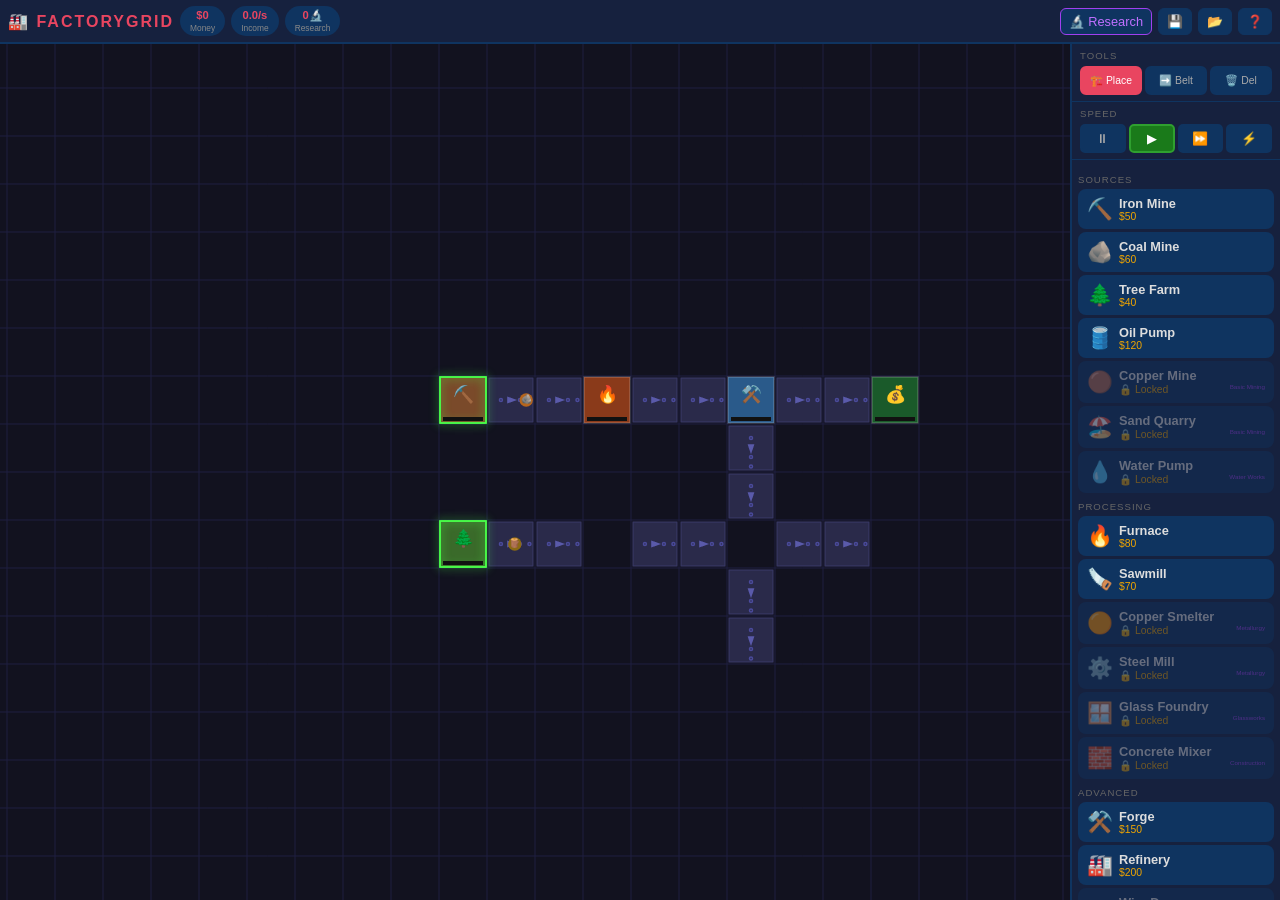
<file: index (3).html>
<!DOCTYPE html>
<html lang="en">
<head>
<meta charset="UTF-8">
<meta name="viewport" content="width=device-width, initial-scale=1.0, maximum-scale=1.0, user-scalable=no">
<title>FactoryGrid</title>
<style>
*{box-sizing:border-box;margin:0;padding:0;-webkit-tap-highlight-color:transparent;}
body{background:#12121f;color:#eee;font-family:'Segoe UI',sans-serif;overflow:hidden;user-select:none;touch-action:none;}
:root{--red:#e94560;--blue:#0f3460;--dark:#16213e;--gold:#f0a500;--green:#2fa02f;}

/* ── LAYOUT ── */
#ui{display:flex;flex-direction:column;height:100dvh;width:100vw;}
#topbar{
  display:flex;align-items:center;gap:6px;padding:0 8px;
  background:var(--dark);border-bottom:2px solid var(--blue);
  height:44px;flex-shrink:0;z-index:10;
}
#topbar .logo{font-size:1em;font-weight:900;color:var(--red);letter-spacing:2px;white-space:nowrap;}
.stat-pill{
  background:var(--blue);border-radius:20px;padding:3px 10px;font-size:0.7em;
  display:flex;flex-direction:column;align-items:center;line-height:1.2;white-space:nowrap;
}
.stat-pill .v{font-weight:bold;color:var(--red);}
.stat-pill .l{color:#888;font-size:0.75em;}
#topbar .spacer{flex:1;}
.top-btn{
  padding:5px 8px;border:1px solid var(--blue);border-radius:6px;
  background:var(--blue);color:#ccc;cursor:pointer;font-size:0.8em;white-space:nowrap;
  transition:all .12s;
}
.top-btn:hover,.top-btn:active{background:var(--red);border-color:var(--red);color:#fff;}
#research-btn{border-color:#a040f0;color:#c070ff;}
#research-btn:hover,#research-btn:active{background:#a040f0;color:#fff;}

/* ── MAIN AREA ── */
#main{flex:1;display:flex;overflow:hidden;position:relative;}
#canvas-wrap{flex:1;position:relative;overflow:hidden;}
#game-canvas{display:block;touch-action:none;}

/* ── SIDEBAR (desktop) / BOTTOM DRAWER (mobile) ── */
#sidebar{
  width:210px;min-width:210px;background:var(--dark);
  border-left:2px solid var(--blue);display:flex;flex-direction:column;
  z-index:10;overflow:hidden;
}
.sb-section{padding:6px 8px;border-bottom:1px solid var(--blue);flex-shrink:0;}
.sb-title{font-size:0.6em;color:#666;text-transform:uppercase;letter-spacing:1px;margin-bottom:5px;}
#tool-row{display:flex;gap:3px;}
.tool-btn{
  flex:1;padding:6px 2px;border:2px solid var(--blue);border-radius:6px;
  background:var(--blue);color:#aaa;cursor:pointer;font-size:0.65em;text-align:center;transition:all .15s;
}
.tool-btn.active{border-color:var(--red);background:var(--red);color:#fff;}
#speed-row{display:flex;gap:3px;}
.spd-btn{
  flex:1;padding:5px 2px;border:2px solid var(--blue);border-radius:5px;
  background:var(--blue);color:#aaa;cursor:pointer;font-size:0.8em;text-align:center;transition:all .15s;
}
.spd-btn.active{background:#1a7a1a;border-color:var(--green);color:#fff;}
#palette{flex:1;overflow-y:auto;padding:6px 6px 80px;scrollbar-width:thin;scrollbar-color:var(--blue) transparent;}
.pg-title{font-size:0.6em;color:#666;text-transform:uppercase;letter-spacing:1px;margin:8px 0 4px;}
.pi{
  display:flex;align-items:center;gap:6px;background:var(--blue);
  border:2px solid transparent;border-radius:8px;padding:5px 7px;
  cursor:pointer;transition:all .15s;margin-bottom:3px;
}
.pi:hover,.pi:active{border-color:var(--red);background:#1a3a6e;}
.pi.active{border-color:var(--red);background:#2a1a3e;box-shadow:0 0 8px #e9456066;}
.pi.locked{opacity:0.4;cursor:not-allowed;}
.pi-icon{font-size:1.3em;width:26px;text-align:center;flex-shrink:0;}
.pi-info{flex:1;min-width:0;}
.pi-name{font-weight:bold;color:#ddd;font-size:0.8em;}
.pi-sub{font-size:0.65em;color:#888;display:flex;justify-content:space-between;}
.pi-cost{color:var(--gold);}
.pi-lock{font-size:0.6em;color:#a040f0;}

/* ── MOBILE BOTTOM BAR ── */
#mobile-bar{
  display:none;flex-shrink:0;background:var(--dark);border-top:2px solid var(--blue);
  height:56px;z-index:15;overflow:hidden;
}
#mobile-tab-row{display:flex;height:100%;}
.mob-tab{
  flex:1;display:flex;flex-direction:column;align-items:center;justify-content:center;
  cursor:pointer;border-right:1px solid var(--blue);font-size:0.6em;color:#888;
  transition:all .15s;padding:4px 2px;
}
.mob-tab:last-child{border-right:none;}
.mob-tab.active,.mob-tab:active{color:var(--red);background:#1a1a3e;}
.mob-tab .ti{font-size:1.5em;line-height:1;}
#mobile-drawer{
  display:none;position:fixed;bottom:56px;left:0;right:0;
  background:var(--dark);border-top:2px solid var(--blue);
  z-index:14;max-height:55vh;overflow-y:auto;padding:8px;
  transition:transform .25s;
}
#mobile-drawer.open{display:block;}

/* ── INFO PANEL ── */
#info-panel{
  position:absolute;right:8px;top:8px;
  background:#16213eee;border:1px solid var(--blue);border-radius:10px;
  padding:10px 12px;width:200px;font-size:0.75em;z-index:20;display:none;
  max-height:calc(100% - 20px);overflow-y:auto;
}
#info-panel h4{color:var(--red);margin-bottom:7px;font-size:1em;}
.ir{display:flex;justify-content:space-between;margin:3px 0;}
.ik{color:#888;}.iv{color:#fff;font-weight:bold;}
#info-panel .ip-btn{
  width:100%;margin-top:6px;padding:5px;border-radius:5px;
  border:1px solid var(--red);background:var(--red);color:#fff;cursor:pointer;font-size:0.85em;
}
#info-panel .ip-btn:disabled{opacity:.4;cursor:not-allowed;}
#info-panel .ip-btn.del{background:#444;border-color:#666;margin-top:3px;}
#info-panel .ip-btn.del:hover{background:var(--red);border-color:var(--red);}
#info-panel .prog-bar{height:5px;background:#111;border-radius:3px;margin:3px 0 6px;}
#info-panel .prog-fill{height:100%;border-radius:3px;transition:width .2s;}

/* ── TOOLTIP ── */
#tt{
  position:absolute;background:#16213e;border:1px solid var(--blue);
  border-radius:6px;padding:5px 9px;font-size:0.7em;color:#ddd;
  pointer-events:none;z-index:100;display:none;max-width:180px;
  box-shadow:0 4px 12px #0008;
}

/* ── NOTIFICATIONS ── */
#notif-area{position:absolute;bottom:70px;left:50%;transform:translateX(-50%);z-index:50;pointer-events:none;width:300px;max-width:90vw;}
.notif{
  background:#16213e;border:1px solid var(--blue);border-radius:8px;
  padding:7px 14px;margin-top:4px;font-size:0.78em;animation:fadeup 3s forwards;text-align:center;
}
.notif.good{border-color:var(--green);color:#7ff07f;}
.notif.bad{border-color:var(--red);color:#ff8080;}
.notif.info{border-color:#a040f0;color:#c080ff;}
@keyframes fadeup{
  0%{opacity:0;transform:translateY(8px)} 15%{opacity:1;transform:translateY(0)}
  70%{opacity:1} 100%{opacity:0}
}

/* ── OVERLAYS ── */
.overlay{
  display:none;position:fixed;inset:0;background:#000b;
  z-index:200;align-items:center;justify-content:center;
}
.overlay.show{display:flex;}
.modal{
  background:var(--dark);border:2px solid var(--blue);border-radius:14px;
  padding:20px;max-width:560px;width:95%;max-height:90vh;overflow-y:auto;
}
.modal h2{color:var(--red);margin-bottom:12px;font-size:1.1em;}
.modal-close{
  width:100%;margin-top:14px;padding:8px;border:none;border-radius:8px;
  background:var(--red);color:#fff;font-size:0.95em;cursor:pointer;
}

/* ── RESEARCH TREE ── */
#research-overlay .modal{max-width:680px;}
#research-wrap{position:relative;overflow-x:auto;}
#research-svg{display:block;}
.res-node{
  position:absolute;width:90px;text-align:center;cursor:pointer;
}
.res-card{
  background:var(--blue);border:2px solid #2a4a8a;border-radius:10px;
  padding:7px 5px;transition:all .2s;user-select:none;
}
.res-card:hover{border-color:var(--red);transform:scale(1.04);}
.res-card.unlocked{border-color:var(--green);background:#0a3a1a;}
.res-card.available{border-color:var(--gold);animation:pulse 1.5s infinite;}
.res-card.locked{opacity:0.45;}
@keyframes pulse{0%,100%{box-shadow:0 0 0 #f0a50000}50%{box-shadow:0 0 10px var(--gold);}}
.res-icon{font-size:1.6em;}
.res-name{font-size:0.6em;font-weight:bold;color:#ccc;margin-top:3px;line-height:1.2;}
.res-cost{font-size:0.6em;color:var(--gold);}
.res-unlocked-badge{font-size:0.6em;color:var(--green);}
#res-svg-lines{pointer-events:none;}

/* ── HELP TABLE ── */
.help-table{width:100%;border-collapse:collapse;font-size:0.8em;}
.help-table td{padding:5px 8px;border-bottom:1px solid var(--blue);}
.help-table td:first-child{color:var(--red);font-weight:bold;white-space:nowrap;}

/* ── BELT DIR INDICATOR ── */
#belt-dir-badge{
  position:absolute;left:50%;bottom:80px;transform:translateX(-50%);
  background:#16213ecc;border:1px solid var(--blue);border-radius:20px;
  padding:4px 14px;font-size:0.75em;color:#aaa;z-index:30;pointer-events:none;display:none;
}

/* ── MOBILE PALETTE (inside drawer) ── */
#mob-palette-grid{display:grid;grid-template-columns:repeat(auto-fill,minmax(90px,1fr));gap:6px;}
.mob-pi{
  background:var(--blue);border:2px solid transparent;border-radius:8px;
  padding:6px 4px;text-align:center;cursor:pointer;transition:all .15s;
}
.mob-pi.active{border-color:var(--red);background:#2a1a3e;}
.mob-pi.locked{opacity:.4;pointer-events:none;}
.mob-pi .m-icon{font-size:1.5em;}
.mob-pi .m-name{font-size:0.6em;color:#ccc;margin-top:2px;}
.mob-pi .m-cost{font-size:0.6em;color:var(--gold);}

/* ── MOBILE TOOL GRID ── */
#mob-tools-grid{display:grid;grid-template-columns:repeat(3,1fr);gap:6px;margin-bottom:10px;}
.mob-tool-btn{
  padding:10px 4px;border:2px solid var(--blue);border-radius:8px;
  background:var(--blue);color:#aaa;cursor:pointer;font-size:0.75em;text-align:center;
}
.mob-tool-btn.active{border-color:var(--red);background:var(--red);color:#fff;}
#mob-speed-grid{display:grid;grid-template-columns:repeat(4,1fr);gap:6px;}
.mob-spd-btn{
  padding:8px 4px;border:2px solid var(--blue);border-radius:8px;
  background:var(--blue);color:#aaa;cursor:pointer;font-size:0.85em;text-align:center;
}
.mob-spd-btn.active{background:#1a7a1a;border-color:var(--green);color:#fff;}

/* ── SCROLLBAR ── */
::-webkit-scrollbar{width:4px;height:4px;}
::-webkit-scrollbar-track{background:transparent;}
::-webkit-scrollbar-thumb{background:var(--blue);border-radius:4px;}

/* ── RESPONSIVE ── */
@media(max-width:640px){
  #sidebar{display:none;}
  #mobile-bar{display:flex;}
  #mobile-drawer{display:none;}
  #mobile-drawer.open{display:block;}
  #info-panel{right:4px;top:4px;width:175px;font-size:0.7em;}
  #topbar .stat-pill .l{display:none;}
  #notif-area{bottom:65px;}
}
</style>
</head>
<body>
<div id="ui">

<!-- TOP BAR -->
<div id="topbar">
  <div class="logo">🏭 FACTORYGRID</div>
  <div class="stat-pill"><span class="v" id="stat-money">$500</span><span class="l">Money</span></div>
  <div class="stat-pill"><span class="v" id="stat-income">$0/s</span><span class="l">Income</span></div>
  <div class="stat-pill"><span class="v" id="stat-rp">0🔬</span><span class="l">Research</span></div>
  <div class="spacer"></div>
  <button class="top-btn" id="research-btn" onclick="openResearch()">🔬 Research</button>
  <button class="top-btn" onclick="saveGame()">💾</button>
  <button class="top-btn" onclick="loadGame()">📂</button>
  <button class="top-btn" onclick="showHelp()">❓</button>
</div>

<!-- MAIN -->
<div id="main">
  <div id="canvas-wrap">
    <canvas id="game-canvas"></canvas>

    <!-- Info Panel -->
    <div id="info-panel">
      <h4 id="ip-title">Building</h4>
      <div id="ip-body"></div>
      <div id="ip-prog-wrap" style="display:none">
        <div style="font-size:0.75em;color:#888;margin-top:4px;">Progress</div>
        <div class="prog-bar"><div class="prog-fill" id="ip-prog" style="width:0%;background:var(--green)"></div></div>
      </div>
      <button class="ip-btn" id="ip-upgrade-btn" onclick="upgradeSelected()">⬆️ Upgrade ($<span id="ip-ucost">?</span>)</button>
      <button class="ip-btn del" onclick="deleteSelected()">🗑️ Remove (50% refund)</button>
    </div>

    <!-- Belt dir badge -->
    <div id="belt-dir-badge">Belt: ➡️ right — tap R to rotate</div>

    <!-- Tooltip -->
    <div id="tt"></div>

    <!-- Notifications -->
    <div id="notif-area"></div>
  </div>

  <!-- DESKTOP SIDEBAR -->
  <div id="sidebar">
    <div class="sb-section">
      <div class="sb-title">Tools</div>
      <div id="tool-row">
        <div class="tool-btn active" id="tool-place" onclick="setToolMode('place')">🏗️ Place</div>
        <div class="tool-btn" id="tool-belt" onclick="setToolMode('belt')">➡️ Belt</div>
        <div class="tool-btn" id="tool-delete" onclick="setToolMode('delete')">🗑️ Del</div>
      </div>
    </div>
    <div class="sb-section">
      <div class="sb-title">Speed</div>
      <div id="speed-row">
        <div class="spd-btn" onclick="setSpeed(0)">⏸</div>
        <div class="spd-btn active" onclick="setSpeed(1)">▶</div>
        <div class="spd-btn" onclick="setSpeed(2)">⏩</div>
        <div class="spd-btn" onclick="setSpeed(4)">⚡</div>
      </div>
    </div>
    <div id="palette"></div>
  </div>
</div>

<!-- MOBILE BOTTOM BAR -->
<div id="mobile-bar">
  <div class="mob-tab active" id="mob-tab-build" onclick="openDrawer('build')">
    <div class="ti">🏗️</div>Build
  </div>
  <div class="mob-tab" id="mob-tab-tools" onclick="openDrawer('tools')">
    <div class="ti">🔧</div>Tools
  </div>
  <div class="mob-tab" id="mob-tab-speed" onclick="openDrawer('speed')">
    <div class="ti">⚡</div>Speed
  </div>
  <div class="mob-tab" id="mob-tab-research" onclick="openResearch()">
    <div class="ti">🔬</div>Research
  </div>
  <div class="mob-tab" id="mob-tab-help" onclick="showHelp()">
    <div class="ti">❓</div>Help
  </div>
</div>

<!-- MOBILE DRAWER -->
<div id="mobile-drawer">
  <div id="mob-drawer-content"></div>
</div>

<!-- RESEARCH OVERLAY -->
<div class="overlay" id="research-overlay">
  <div class="modal">
    <h2>🔬 Research Tree</h2>
    <p style="font-size:0.78em;color:#888;margin-bottom:12px;">Spend Research Points to unlock new machines and global upgrades. Research is produced by Labs.</p>
    <div id="research-wrap"></div>
    <button class="modal-close" onclick="closeResearch()">✕ Close</button>
  </div>
</div>

<!-- HELP OVERLAY -->
<div class="overlay" id="help-overlay">
  <div class="modal">
    <h2>🏭 FactoryGrid — Help</h2>
    <table class="help-table">
      <tr><td>Left Click / Tap</td><td>Place building / draw belt / delete</td></tr>
      <tr><td>Right Click / Long Press</td><td>Inspect & upgrade building</td></tr>
      <tr><td>Two-finger drag</td><td>Pan camera (mobile)</td></tr>
      <tr><td>Pinch / Scroll Wheel</td><td>Zoom in/out</td></tr>
      <tr><td>R key</td><td>Rotate belt direction</td></tr>
      <tr><td>B / P / X keys</td><td>Belt / Place / Delete mode</td></tr>
      <tr><td>Del / Backspace</td><td>Remove selected</td></tr>
      <tr><td>Esc</td><td>Deselect / cancel</td></tr>
      <tr><td>1–9</td><td>Quick-select buildings</td></tr>
    </table>
    <p style="margin-top:10px;color:#888;font-size:0.78em;">
      🏭 <b>Production Chain:</b> Source → Belts → Machines → Belts → Export Dock<br>
      🔬 <b>Research:</b> Build Labs to earn Research Points. Spend them in the Research Tree to unlock advanced machines and global bonuses!<br>
      ⚙️ <b>Multi-input:</b> Some machines need multiple inputs — route both items to it!
    </p>
    <button class="modal-close" onclick="closeHelp()">✕ Close</button>
  </div>
</div>

<script>
// ═══════════════════════════════════════════════════════════════
// ITEMS
// ═══════════════════════════════════════════════════════════════
const ITEMS = {
  'iron-ore':    {name:'Iron Ore',     color:'#b5651d',icon:'🪨',value:2},
  'coal':        {name:'Coal',         color:'#555',   icon:'⬛',value:2},
  'wood':        {name:'Wood',         color:'#8B6914',icon:'🪵',value:1},
  'oil':         {name:'Oil',          color:'#2a2a2a',icon:'🛢️',value:3},
  'sand':        {name:'Sand',         color:'#e2c97e',icon:'🏖️',value:1},
  'water':       {name:'Water',        color:'#3a7fd5',icon:'💧',value:1},
  'copper-ore':  {name:'Copper Ore',   color:'#c86a3a',icon:'🟤',value:2},
  'iron':        {name:'Iron',         color:'#aaa',   icon:'🔩',value:8},
  'copper':      {name:'Copper',       color:'#da8a2a',icon:'🟠',value:8},
  'planks':      {name:'Planks',       color:'#c8a460',icon:'📦',value:5},
  'glass':       {name:'Glass',        color:'#88ccff',icon:'🪟',value:10},
  'concrete':    {name:'Concrete',     color:'#999',   icon:'🧱',value:12},
  'steel':       {name:'Steel',        color:'#ccc',   icon:'⚙️',value:18},
  'tools':       {name:'Tools',        color:'#7ec8e3',icon:'🔧',value:25},
  'fuel':        {name:'Fuel',         color:'#f0a500',icon:'⛽',value:20},
  'wire':        {name:'Wire',         color:'#da8a2a',icon:'〰️',value:20},
  'circuits':    {name:'Circuits',     color:'#2ecc71',icon:'💚',value:60},
  'machines':    {name:'Machines',     color:'#e94560',icon:'🤖',value:80},
  'batteries':   {name:'Batteries',   color:'#f1c40f',icon:'🔋',value:100},
  'solar-panels':{name:'Solar Panels', color:'#1abc9c',icon:'🔆',value:200},
  'robots':      {name:'Robots',       color:'#9b59b6',icon:'🦾',value:350},
  'computers':   {name:'Computers',   color:'#3498db',icon:'💻',value:300},
  'rockets':     {name:'Rockets',     color:'#e74c3c',icon:'🚀',value:800},
  'research':    {name:'Research',     color:'#a040f0',icon:'🔬',value:0}, // consumed internally
};

// ═══════════════════════════════════════════════════════════════
// RESEARCH TREE
// ═══════════════════════════════════════════════════════════════
// Each node: {id, name, icon, cost(rp), requires[], effect, unlocks[], x, y}
const RESEARCH_NODES = [
  // Tier 0 – always unlockable
  {id:'basic-mining',   name:'Basic Mining',    icon:'⛏️', cost:5,   req:[],                   desc:'Unlocks Copper Mine & Sand Quarry',          unlocks:['copper-mine','sand-quarry'],      x:0,  y:0},
  {id:'logistics',      name:'Logistics+',      icon:'🔀', cost:8,   req:[],                   desc:'+25% belt speed globally',                   effect:'beltSpeed', val:0.25,               x:1,  y:0},
  {id:'water-works',    name:'Water Works',     icon:'💧', cost:6,   req:[],                   desc:'Unlocks Water Pump',                         unlocks:['water-pump'],                     x:2,  y:0},
  // Tier 1
  {id:'metallurgy',     name:'Metallurgy',      icon:'⚙️', cost:15,  req:['basic-mining'],     desc:'Unlocks Steel Mill & Copper Smelter',        unlocks:['steel-mill','copper-smelter'],    x:0,  y:1},
  {id:'glassworks',     name:'Glassworks',      icon:'🪟', cost:12,  req:['sand-quarry','water-works'], desc:'Unlocks Glass Foundry',              unlocks:['glass-foundry'],                  x:1,  y:1},
  {id:'construction',   name:'Construction',    icon:'🧱', cost:14,  req:['water-works'],      desc:'Unlocks Concrete Mixer',                     unlocks:['concrete-mixer'],                 x:2,  y:1},
  {id:'fast-belts',     name:'Fast Belts',      icon:'⚡', cost:20,  req:['logistics'],        desc:'+50% more belt speed',                       effect:'beltSpeed', val:0.5,                x:3,  y:1},
  // Tier 2
  {id:'electronics',    name:'Electronics',     icon:'💚', cost:30,  req:['metallurgy','glassworks'],  desc:'Unlocks Wire Drawer & Circuit Board',  unlocks:['wire-drawer','circuit-board'],    x:0,  y:2},
  {id:'energy',         name:'Energy Tech',     icon:'⛽', cost:25,  req:['metallurgy','construction'],desc:'Unlocks Battery Factory',              unlocks:['battery-factory'],                x:1,  y:2},
  {id:'automation',     name:'Automation',      icon:'🤖', cost:35,  req:['electronics'],      desc:'Unlocks Advanced Assembler',                 unlocks:['adv-assembler'],                  x:2,  y:2},
  {id:'global-speed',   name:'Overclock',       icon:'🔴', cost:40,  req:['fast-belts'],       desc:'+30% all machine speed globally',            effect:'machineSpeed', val:0.3,             x:3,  y:2},
  // Tier 3
  {id:'computing',      name:'Computing',       icon:'💻', cost:60,  req:['electronics','automation'], desc:'Unlocks Computer Factory',             unlocks:['computer-factory'],               x:0,  y:3},
  {id:'solar',          name:'Solar Tech',      icon:'🔆', cost:50,  req:['electronics','energy'],     desc:'Unlocks Solar Panel Plant',            unlocks:['solar-plant'],                    x:1,  y:3},
  {id:'robotics',       name:'Robotics',        icon:'🦾', cost:70,  req:['automation','computing'],   desc:'Unlocks Robot Factory',                unlocks:['robot-factory'],                  x:2,  y:3},
  {id:'value-boost',    name:'Market Deals',    icon:'💰', cost:55,  req:['global-speed'],     desc:'+50% export value on all items',            effect:'exportValue', val:0.5,              x:3,  y:3},
  // Tier 4
  {id:'rocketry',       name:'Rocketry',        icon:'🚀', cost:120, req:['computing','solar','robotics'], desc:'Unlocks Rocket Assembly',          unlocks:['rocket-assembly'],                x:1,  y:4},
  {id:'mass-prod',      name:'Mass Production', icon:'🏭', cost:100, req:['robotics','value-boost'],   desc:'+100% all source output rates',        effect:'sourceRate', val:1.0,             x:2,  y:4},
];

// ═══════════════════════════════════════════════════════════════
// BUILDING DEFINITIONS
// ═══════════════════════════════════════════════════════════════
const BUILDING_DEFS = {
  // SOURCES
  'iron-mine':     {name:'Iron Mine',     icon:'⛏️', cost:50,  type:'source',    output:'iron-ore',  rate:1.5, color:'#7a4a2a', cat:'Sources',
                    upgrades:[{cost:100,rm:2},{cost:200,rm:3},{cost:400,rm:5}]},
  'coal-mine':     {name:'Coal Mine',     icon:'🪨', cost:60,  type:'source',    output:'coal',      rate:1.5, color:'#3a3a3a', cat:'Sources',
                    upgrades:[{cost:100,rm:2},{cost:200,rm:3},{cost:400,rm:5}]},
  'tree-farm':     {name:'Tree Farm',     icon:'🌲', cost:40,  type:'source',    output:'wood',      rate:1.2, color:'#3a6a2a', cat:'Sources',
                    upgrades:[{cost:80,rm:2},{cost:160,rm:3},{cost:300,rm:5}]},
  'oil-pump':      {name:'Oil Pump',      icon:'🛢️',cost:120, type:'source',    output:'oil',       rate:0.8, color:'#2a2a2a', cat:'Sources',
                    upgrades:[{cost:200,rm:2},{cost:400,rm:3},{cost:800,rm:5}]},
  'copper-mine':   {name:'Copper Mine',   icon:'🟤', cost:80,  type:'source',    output:'copper-ore',rate:1.3, color:'#7a4a1a', cat:'Sources', locked:'basic-mining',
                    upgrades:[{cost:160,rm:2},{cost:320,rm:3},{cost:640,rm:5}]},
  'sand-quarry':   {name:'Sand Quarry',   icon:'🏖️',cost:50,  type:'source',    output:'sand',      rate:1.8, color:'#8a7a2a', cat:'Sources', locked:'basic-mining',
                    upgrades:[{cost:100,rm:2},{cost:200,rm:3}]},
  'water-pump':    {name:'Water Pump',    icon:'💧', cost:60,  type:'source',    output:'water',     rate:2.0, color:'#1a3a6a', cat:'Sources', locked:'water-works',
                    upgrades:[{cost:120,rm:2},{cost:240,rm:3}]},
  // PROCESSING TIER 1
  'furnace':       {name:'Furnace',       icon:'🔥', cost:80,  type:'processor', input:'iron-ore',   output:'iron',    rate:1.0, color:'#8a3a1a', cat:'Processing',
                    upgrades:[{cost:160,rm:2},{cost:320,rm:3}]},
  'sawmill':       {name:'Sawmill',       icon:'🪚', cost:70,  type:'processor', input:'wood',       output:'planks',  rate:1.0, color:'#6a4a1a', cat:'Processing',
                    upgrades:[{cost:140,rm:2},{cost:280,rm:3}]},
  'copper-smelter':{name:'Copper Smelter',icon:'🟠', cost:90,  type:'processor', input:'copper-ore', output:'copper',  rate:0.9, color:'#7a3a1a', cat:'Processing', locked:'metallurgy',
                    upgrades:[{cost:180,rm:2},{cost:360,rm:3}]},
  'steel-mill':    {name:'Steel Mill',    icon:'⚙️', cost:200, type:'multi',     inputs:['iron','coal'],output:'steel', rate:0.5, color:'#2a4a6a', cat:'Processing', locked:'metallurgy',
                    upgrades:[{cost:400,rm:2},{cost:800,rm:3}]},
  'glass-foundry': {name:'Glass Foundry', icon:'🪟', cost:150, type:'multi',     inputs:['sand','water'],output:'glass',rate:0.6, color:'#2a5a7a', cat:'Processing', locked:'glassworks',
                    upgrades:[{cost:300,rm:2}]},
  'concrete-mixer':{name:'Concrete Mixer',icon:'🧱', cost:140, type:'multi',     inputs:['sand','water'],output:'concrete',rate:0.7,color:'#4a4a4a',cat:'Processing',locked:'construction',
                    upgrades:[{cost:280,rm:2}]},
  // PROCESSING TIER 2
  'forge':         {name:'Forge',         icon:'⚒️', cost:150, type:'processor', input:'iron',       output:'tools',   rate:0.6, color:'#2a5a8a', cat:'Advanced',
                    upgrades:[{cost:300,rm:2},{cost:600,rm:3}]},
  'refinery':      {name:'Refinery',      icon:'🏭', cost:200, type:'processor', input:'oil',        output:'fuel',    rate:0.5, color:'#5a3a0a', cat:'Advanced',
                    upgrades:[{cost:400,rm:2}]},
  'wire-drawer':   {name:'Wire Drawer',   icon:'〰️',cost:180, type:'processor', input:'copper',     output:'wire',    rate:0.8, color:'#5a3a0a', cat:'Advanced', locked:'electronics',
                    upgrades:[{cost:360,rm:2}]},
  'circuit-board': {name:'Circuit Board', icon:'💚', cost:280, type:'multi',     inputs:['wire','glass'],output:'circuits',rate:0.4,color:'#1a5a3a',cat:'Advanced',locked:'electronics',
                    upgrades:[{cost:560,rm:2}]},
  // PROCESSING TIER 3
  'assembler':     {name:'Assembler',     icon:'🔩', cost:300, type:'multi',     inputs:['tools','planks'],output:'machines',rate:0.3,color:'#3a2a6a',cat:'Advanced',
                    upgrades:[{cost:600,rm:2}]},
  'adv-assembler': {name:'Adv. Assembler',icon:'🤖', cost:500, type:'multi',     inputs:['machines','circuits'],output:'computers',rate:0.2,color:'#2a1a6a',cat:'Advanced',locked:'automation',
                    upgrades:[{cost:1000,rm:2}]},
  'battery-factory':{name:'Battery Factory',icon:'🔋',cost:400,type:'multi',    inputs:['circuits','steel'],output:'batteries',rate:0.25,color:'#4a3a0a',cat:'Advanced',locked:'energy',
                    upgrades:[{cost:800,rm:2}]},
  'solar-plant':   {name:'Solar Plant',   icon:'🔆', cost:600, type:'multi',     inputs:['glass','circuits'],output:'solar-panels',rate:0.2,color:'#0a4a3a',cat:'Advanced',locked:'solar',
                    upgrades:[{cost:1200,rm:2}]},
  'robot-factory': {name:'Robot Factory', icon:'🦾', cost:800, type:'multi',     inputs:['computers','batteries'],output:'robots',rate:0.15,color:'#3a0a5a',cat:'High-Tech',locked:'robotics',
                    upgrades:[{cost:1600,rm:2}]},
  'computer-factory':{name:'Computer Factory',icon:'💻',cost:700,type:'multi',  inputs:['circuits','steel','glass'],output:'computers',rate:0.15,color:'#0a2a5a',cat:'High-Tech',locked:'computing',
                    upgrades:[{cost:1400,rm:2}]},
  'rocket-assembly':{name:'Rocket Assembly',icon:'🚀',cost:1500,type:'multi',   inputs:['robots','computers','fuel'],output:'rockets',rate:0.05,color:'#4a0a0a',cat:'High-Tech',locked:'rocketry',
                    upgrades:[{cost:3000,rm:2}]},
  // UTILITY
  'lab':           {name:'Lab',           icon:'🔬', cost:250, type:'lab',       input:'machines',   rate:0.2, color:'#4a0a8a', cat:'Utility',
                    upgrades:[{cost:500,rm:2},{cost:1000,rm:3}]},
  // LOGISTICS
  'splitter':      {name:'Splitter',      icon:'🔀', cost:30,  type:'splitter',  color:'#1a5a5a', cat:'Logistics', upgrades:[]},
  'merger':        {name:'Merger',        icon:'🔃', cost:30,  type:'merger',    color:'#1a3a6a', cat:'Logistics', upgrades:[]},
  'export':        {name:'Export Dock',   icon:'💰', cost:100, type:'export',    color:'#1a5a2a', cat:'Logistics',
                    upgrades:[{cost:200,rm:2},{cost:400,rm:3},{cost:800,rm:4}]},
};

// Build palette groups
const PALETTE_GROUPS = ['Sources','Processing','Advanced','High-Tech','Utility','Logistics'];

// ═══════════════════════════════════════════════════════════════
// STATE
// ═══════════════════════════════════════════════════════════════
let money = 500;
let researchPoints = 0;
let totalProduced = 0;
let incomePerSec = 0;
let recentIncome = [];
let gameSpeed = 1;
let toolMode = 'place';
let selectedPalette = null;
let selectedBuilding = null;
let beltDir = 'right';
const BELT_DIRS = ['right','down','left','up'];
const DIR_ICONS = {right:'➡️',down:'⬇️',left:'⬅️',up:'⬆️'};

let buildings = [];
let belts = [];
let particles = [];
let nextId = 1;

// Research unlocks
let unlockedResearch = new Set();
let globalEffects = {beltSpeed:0, machineSpeed:0, exportValue:0, sourceRate:0};

// Camera
let camX = 0, camY = 0, camZoom = 1;
let isPanning = false, panStartX, panStartY, panCamX, panCamY;
let isDrawingBelt = false, lastBeltCell = null;

// Long press
let longPressTimer = null, longPressFired = false;
let touchStartPos = null;

const CELL = 48;
const wrap = document.getElementById('canvas-wrap');
const canvas = document.getElementById('game-canvas');
const ctx = canvas.getContext('2d');

// ═══════════════════════════════════════════════════════════════
// RESIZE
// ═══════════════════════════════════════════════════════════════
function resize() {
  canvas.width = wrap.clientWidth;
  canvas.height = wrap.clientHeight;
}
window.addEventListener('resize', () => { resize(); buildPalette(); });
resize();

// ═══════════════════════════════════════════════════════════════
// COORDS
// ═══════════════════════════════════════════════════════════════
function cs() { return CELL * camZoom; }
function screenToGrid(sx, sy) {
  return { gx: Math.floor((sx-camX)/cs()), gy: Math.floor((sy-camY)/cs()) };
}
function gridToScreen(gx, gy) {
  return { sx: gx*cs()+camX, sy: gy*cs()+camY };
}

function getBuildingAt(gx,gy){ return buildings.find(b=>b.gx===gx&&b.gy===gy); }
function getBeltAt(gx,gy){ return belts.find(b=>b.gx===gx&&b.gy===gy); }

// ═══════════════════════════════════════════════════════════════
// RESEARCH
// ═══════════════════════════════════════════════════════════════
function isResearchUnlocked(id){ return unlockedResearch.has(id); }
function isBuildingUnlocked(type){
  const def = BUILDING_DEFS[type];
  if (!def.locked) return true;
  return isResearchUnlocked(def.locked);
}
function canResearch(node){
  if (isResearchUnlocked(node.id)) return false;
  return node.req.every(r => isResearchUnlocked(r));
}
function doResearch(nodeId){
  const node = RESEARCH_NODES.find(n=>n.id===nodeId);
  if (!node) return;
  if (isResearchUnlocked(nodeId)) { notify('Already researched!','bad'); return; }
  if (!canResearch(node)) { notify('Prerequisites not met!','bad'); return; }
  if (researchPoints < node.cost) { notify(`Need ${node.cost}🔬 Research Points!`,'bad'); return; }
  researchPoints -= node.cost;
  unlockedResearch.add(nodeId);
  // Apply effects
  if (node.effect) {
    if (globalEffects[node.effect] !== undefined) globalEffects[node.effect] += node.val;
  }
  notify(`✅ Researched: ${node.name}!`, 'info');
  buildPalette();
  renderResearchTree();
}

// ═══════════════════════════════════════════════════════════════
// PALETTE BUILDER
// ═══════════════════════════════════════════════════════════════
function buildPalette() {
  const desktop = document.getElementById('palette');
  desktop.innerHTML = '';
  PALETTE_GROUPS.forEach(group => {
    const items = Object.entries(BUILDING_DEFS).filter(([,d])=>d.cat===group);
    if (!items.length) return;
    const gt = document.createElement('div'); gt.className='pg-title'; gt.textContent=group;
    desktop.appendChild(gt);
    items.forEach(([type,def]) => {
      const unlocked = isBuildingUnlocked(type);
      const lockNode = def.locked ? RESEARCH_NODES.find(n=>n.id===def.locked) : null;
      const el = document.createElement('div');
      el.className = 'pi' + (unlocked?'':' locked') + (selectedPalette===type?' active':'');
      el.id = 'pi-'+type;
      el.innerHTML = `<span class="pi-icon">${def.icon}</span>
        <div class="pi-info">
          <div class="pi-name">${def.name}</div>
          <div class="pi-sub">
            <span class="pi-cost">${unlocked?'$'+def.cost:'🔒 Locked'}</span>
            ${!unlocked&&lockNode?`<span class="pi-lock">${lockNode.name}</span>`:''}
          </div>
        </div>`;
      if (unlocked) el.onclick = () => selectPaletteItem(type);
      desktop.appendChild(el);
    });
  });

  // Mobile palette grid
  const mgrid = document.getElementById('mob-palette-grid');
  if (mgrid) {
    mgrid.innerHTML = '';
    Object.entries(BUILDING_DEFS).forEach(([type,def]) => {
      const unlocked = isBuildingUnlocked(type);
      const el = document.createElement('div');
      el.className = 'mob-pi' + (unlocked?'':' locked') + (selectedPalette===type?' active':'');
      el.innerHTML = `<div class="m-icon">${def.icon}</div><div class="m-name">${def.name}</div><div class="m-cost">${unlocked?'$'+def.cost:'🔒'}</div>`;
      if (unlocked) el.onclick = () => { selectPaletteItem(type); closeDrawer(); };
      mgrid.appendChild(el);
    });
  }
}

// ═══════════════════════════════════════════════════════════════
// RESEARCH TREE RENDERER
// ═══════════════════════════════════════════════════════════════
function renderResearchTree() {
  const wrap2 = document.getElementById('research-wrap');
  const cols = 4, rows = 5;
  const nodeW = 90, nodeH = 80, gapX = 30, gapY = 30;
  const totalW = cols*(nodeW+gapX);
  const totalH = rows*(nodeH+gapY);
  wrap2.style.position = 'relative';
  wrap2.style.width = totalW+'px';
  wrap2.style.height = totalH+'px';
  wrap2.style.margin = '0 auto';

  // SVG lines
  let svg = `<svg id="res-svg-lines" style="position:absolute;top:0;left:0;width:${totalW}px;height:${totalH}px;pointer-events:none;" xmlns="http://www.w3.org/2000/svg">`;
  RESEARCH_NODES.forEach(node => {
    const x1 = node.x*(nodeW+gapX)+nodeW/2;
    const y1 = node.y*(nodeH+gapY)+nodeH/2;
    node.req.forEach(reqId => {
      const req = RESEARCH_NODES.find(n=>n.id===reqId);
      if (!req) return;
      const x2 = req.x*(nodeW+gapX)+nodeW/2;
      const y2 = req.y*(nodeH+gapY)+nodeH/2;
      const color = isResearchUnlocked(reqId) && isResearchUnlocked(node.id) ? '#2fa02f' :
                    isResearchUnlocked(reqId) ? '#f0a500' : '#2a4a8a';
      svg += `<line x1="${x2}" y1="${y2}" x2="${x1}" y2="${y1}" stroke="${color}" stroke-width="2" stroke-dasharray="${isResearchUnlocked(node.id)?'none':'6,4'}"/>`;
    });
  });
  svg += '</svg>';

  // Nodes
  let nodes = '';
  RESEARCH_NODES.forEach(node => {
    const x = node.x*(nodeW+gapX);
    const y = node.y*(nodeH+gapY);
    const unlocked = isResearchUnlocked(node.id);
    const available = canResearch(node);
    let cls = 'res-card ' + (unlocked ? 'unlocked' : available ? 'available' : 'locked');
    const rpDisp = unlocked ? '' : `<div class="res-cost">${node.cost}🔬</div>`;
    const badge = unlocked ? `<div class="res-unlocked-badge">✅ Done</div>` : '';
    nodes += `<div class="res-node" style="left:${x}px;top:${y}px;width:${nodeW}px;" onclick="doResearch('${node.id}')">
      <div class="${cls}" title="${node.desc}">
        <div class="res-icon">${node.icon}</div>
        <div class="res-name">${node.name}</div>
        ${rpDisp}${badge}
      </div>
    </div>`;
  });

  wrap2.innerHTML = svg + nodes;
}

// ═══════════════════════════════════════════════════════════════
// PLACE / DELETE
// ═══════════════════════════════════════════════════════════════
function placeBuilding(gx, gy, type) {
  const def = BUILDING_DEFS[type];
  if (!def) return;
  if (!isBuildingUnlocked(type)) { notify('Requires research!','bad'); return; }
  if (money < def.cost) { notify('Not enough money!','bad'); return; }
  if (getBuildingAt(gx,gy)||getBeltAt(gx,gy)) { notify('Cell occupied!','bad'); return; }
  money -= def.cost;
  const b = {
    id:nextId++, type, gx, gy, level:0, timer:0,
    buffer:[], outputBuffer:0, inputBuffers:{}, totalOutput:0, active:false
  };
  if (def.type==='multi') (def.inputs||[]).forEach(i=>b.inputBuffers[i]=0);
  buildings.push(b);
  spawnBurst(gridToScreen(gx,gy));
}

function placeBelt(gx, gy, dir) {
  if (getBuildingAt(gx,gy)) return;
  const ex = getBeltAt(gx,gy);
  if (ex) { ex.dir=dir; return; }
  if (money < 5) { notify('Need $5 for belt!','bad'); return; }
  money -= 5;
  belts.push({id:nextId++,gx,gy,dir,item:null,progress:0});
}

function deleteAt(gx, gy) {
  const bi = buildings.findIndex(b=>b.gx===gx&&b.gy===gy);
  if (bi>=0) {
    money += Math.floor(BUILDING_DEFS[buildings[bi].type].cost*0.5);
    if (selectedBuilding?.id===buildings[bi].id) { selectedBuilding=null; updateInfoPanel(); }
    buildings.splice(bi,1); return;
  }
  const bli = belts.findIndex(b=>b.gx===gx&&b.gy===gy);
  if (bli>=0) { money+=2; belts.splice(bli,1); }
}

function spawnBurst(pos) {
  for (let i=0;i<6;i++)
    particles.push({x:pos.sx+cs()/2,y:pos.sy+cs()/2,vx:(Math.random()-.5)*3,vy:-2-Math.random()*2,icon:'✨',color:'#f0a500',life:1});
}

// ═══════════════════════════════════════════════════════════════
// PRODUCTION TICK
// ═══════════════════════════════════════════════════════════════
let lastTick = performance.now();
const DIR_DELTA = {right:[1,0],left:[-1,0],up:[0,-1],down:[0,1]};
const OPPOSITES = {right:'left',left:'right',up:'down',down:'up'};

function gameTick(dt) {
  if (gameSpeed===0) return;
  const sdt = dt * gameSpeed;
  const beltSpeedMult = 1 + globalEffects.beltSpeed;
  const machineSpeedMult = 1 + globalEffects.machineSpeed;
  const sourceRateMult = 1 + globalEffects.sourceRate;

  // Update buildings
  buildings.forEach(b => {
    const def = BUILDING_DEFS[b.type];
    if (!def) return;
    const lvlMult = b.level>0 ? def.upgrades[b.level-1].rm : 1;

    if (def.type==='source') {
      const rate = def.rate * lvlMult * machineSpeedMult * sourceRateMult;
      b.timer += sdt;
      if (b.timer >= 1/rate) {
        b.timer -= 1/rate;
        if (b.outputBuffer<5) { b.outputBuffer++; b.totalOutput++; totalProduced++; b.active=true; }
      }
    } else if (def.type==='processor') {
      const rate = def.rate * lvlMult * machineSpeedMult;
      if (b.buffer.length>0 && b.outputBuffer<5) {
        b.active=true; b.timer+=sdt;
        if (b.timer>=1/rate) { b.timer-=1/rate; b.buffer.shift(); b.outputBuffer++; b.totalOutput++; totalProduced++; }
      } else b.active=false;
    } else if (def.type==='multi') {
      const rate = def.rate * lvlMult * machineSpeedMult;
      const ok = (def.inputs||[]).every(i=>(b.inputBuffers[i]||0)>0);
      if (ok && b.outputBuffer<5) {
        b.active=true; b.timer+=sdt;
        if (b.timer>=1/rate) {
          b.timer-=1/rate;
          (def.inputs||[]).forEach(i=>b.inputBuffers[i]--);
          b.outputBuffer++; b.totalOutput++; totalProduced++;
        }
      } else b.active=false;
    } else if (def.type==='lab') {
      const rate = def.rate * lvlMult * machineSpeedMult;
      if (b.buffer.length>0) {
        b.active=true; b.timer+=sdt;
        if (b.timer>=1/rate) {
          b.timer-=1/rate; b.buffer.shift();
          researchPoints++; b.totalOutput++;
          const pos=gridToScreen(b.gx,b.gy);
          particles.push({x:pos.sx+cs()/2,y:pos.sy,vx:0,vy:-1.5,icon:'🔬',color:'#a040f0',life:1.2});
        }
      } else b.active=false;
    } else if (def.type==='export') {
      const rate = 2 * lvlMult * machineSpeedMult;
      if (b.buffer.length>0) {
        b.active=true; b.timer+=sdt;
        if (b.timer>=1/rate) {
          b.timer-=1/rate;
          const item=b.buffer.shift();
          const baseVal = ITEMS[item]?.value||1;
          const val = Math.floor(baseVal*(1+b.level*0.5)*(1+globalEffects.exportValue));
          money+=val; recentIncome.push({val,t:performance.now()}); b.totalOutput++;
          const pos=gridToScreen(b.gx,b.gy);
          particles.push({x:pos.sx+cs()/2,y:pos.sy,vx:0,vy:-1.8,icon:'+$'+val,color:'#2fa02f',life:1});
        }
      } else b.active=false;
    }
  });

  // Push output onto adjacent belts
  buildings.forEach(b => {
    const def = BUILDING_DEFS[b.type];
    if (!def||!def.output||b.outputBuffer<=0) return;
    const outItem = def.output;
    const sides=[{gx:b.gx+1,gy:b.gy,cf:'right'},{gx:b.gx-1,gy:b.gy,cf:'left'},{gx:b.gx,gy:b.gy+1,cf:'down'},{gx:b.gx,gy:b.gy-1,cf:'up'}];
    for (const s of sides) {
      const belt=getBeltAt(s.gx,s.gy);
      if (belt&&belt.item===null&&belt.dir!==OPPOSITES[s.cf]) {
        belt.item=outItem; belt.progress=0; b.outputBuffer--; break;
      }
    }
  });

  // Move belts
  belts.forEach(belt => {
    if (!belt.item) return;
    belt.progress += sdt*1.5*beltSpeedMult;
    if (belt.progress<1) return;
    belt.progress=1;
    const [dx,dy]=DIR_DELTA[belt.dir];
    const nx=belt.gx+dx, ny=belt.gy+dy;
    const nb=getBuildingAt(nx,ny);
    if (nb) {
      const def=BUILDING_DEFS[nb.type];
      if (def.type==='processor'&&def.input===belt.item&&nb.buffer.length<5) { nb.buffer.push(belt.item); belt.item=null; belt.progress=0; }
      else if (def.type==='lab'&&def.input===belt.item&&nb.buffer.length<5) { nb.buffer.push(belt.item); belt.item=null; belt.progress=0; }
      else if (def.type==='multi'&&(def.inputs||[]).includes(belt.item)&&(nb.inputBuffers[belt.item]||0)<5) { nb.inputBuffers[belt.item]++; belt.item=null; belt.progress=0; }
      else if (def.type==='export'&&nb.buffer.length<10) { nb.buffer.push(belt.item); belt.item=null; belt.progress=0; }
      return;
    }
    const nb2=getBeltAt(nx,ny);
    if (nb2&&nb2.item===null) { nb2.item=belt.item; nb2.progress=0; belt.item=null; belt.progress=0; }
  });

  // Splitter
  buildings.forEach(b => {
    if (BUILDING_DEFS[b.type]?.type!=='splitter') return;
    const inc=belts.filter(belt=>{ const[dx,dy]=DIR_DELTA[belt.dir]; return belt.gx+dx===b.gx&&belt.gy+dy===b.gy&&belt.progress===1&&belt.item; });
    if (!inc.length) return;
    const exits=[getBeltAt(b.gx+1,b.gy),getBeltAt(b.gx-1,b.gy),getBeltAt(b.gx,b.gy+1),getBeltAt(b.gx,b.gy-1)].filter(bl=>bl&&bl.item===null);
    if (!b._si) b._si=0;
    inc.forEach(ib=>{ if(exits.length){ const out=exits[b._si%exits.length]; out.item=ib.item; out.progress=0; ib.item=null; ib.progress=0; b._si++; }});
  });

  // Merger
  buildings.forEach(b => {
    if (BUILDING_DEFS[b.type]?.type!=='merger') return;
    const inc=belts.filter(belt=>{ const[dx,dy]=DIR_DELTA[belt.dir]; return belt.gx+dx===b.gx&&belt.gy+dy===b.gy&&belt.progress===1&&belt.item; });
    const exits=[getBeltAt(b.gx+1,b.gy),getBeltAt(b.gx-1,b.gy),getBeltAt(b.gx,b.gy+1),getBeltAt(b.gx,b.gy-1)].filter(bl=>bl&&bl.item===null);
    if (inc.length&&exits.length) { exits[0].item=inc[0].item; exits[0].progress=0; inc[0].item=null; inc[0].progress=0; }
  });

  // Particles
  particles.forEach(p=>{ p.x+=p.vx; p.y+=p.vy; p.vy+=0.07; p.life-=dt*1.1; });
  particles=particles.filter(p=>p.life>0);

  // Income/sec
  const now=performance.now();
  recentIncome=recentIncome.filter(r=>now-r.t<5000);
  incomePerSec=recentIncome.reduce((a,r)=>a+r.val,0)/5;
}

// ═══════════════════════════════════════════════════════════════
// RENDERING
// ═══════════════════════════════════════════════════════════════
const DIR_ANGLE={right:0,down:Math.PI/2,left:Math.PI,up:-Math.PI/2};
function drawArrow(cx,cy,dir,size,color){
  ctx.save(); ctx.translate(cx,cy); ctx.rotate(DIR_ANGLE[dir]);
  ctx.fillStyle=color; ctx.beginPath();
  ctx.moveTo(size*.4,0); ctx.lineTo(-size*.25,-size*.22); ctx.lineTo(-size*.25,size*.22);
  ctx.closePath(); ctx.fill(); ctx.restore();
}

let lastMouse=null;
function render(){
  const W=canvas.width, H=canvas.height, C=cs();
  ctx.clearRect(0,0,W,H);
  ctx.fillStyle='#12121f'; ctx.fillRect(0,0,W,H);

  // Grid
  ctx.strokeStyle='#1e1e40'; ctx.lineWidth=1;
  const sgx=Math.floor(-camX/C)-1, egx=Math.ceil((W-camX)/C)+1;
  const sgy=Math.floor(-camY/C)-1, egy=Math.ceil((H-camY)/C)+1;
  for(let gx=sgx;gx<=egx;gx++){const sx=gx*C+camX;ctx.beginPath();ctx.moveTo(sx,0);ctx.lineTo(sx,H);ctx.stroke();}
  for(let gy=sgy;gy<=egy;gy++){const sy=gy*C+camY;ctx.beginPath();ctx.moveTo(0,sy);ctx.lineTo(W,sy);ctx.stroke();}

  // Belts
  const t=(performance.now()/400)%1;
  const bsm=1+globalEffects.beltSpeed;
  belts.forEach(belt=>{
    const{sx,sy}=gridToScreen(belt.gx,belt.gy);
    const cx2=sx+C/2, cy2=sy+C/2;
    ctx.fillStyle='#2a2a4a'; ctx.fillRect(sx+2,sy+2,C-4,C-4);
    ctx.strokeStyle='#3a3a6a'; ctx.lineWidth=1; ctx.strokeRect(sx+2,sy+2,C-4,C-4);
    // Animated dots
    ctx.strokeStyle='#4a4a9a'; ctx.lineWidth=1.5;
    const[dx,dy]=DIR_DELTA[belt.dir];
    for(let i=0;i<4;i++){
      const frac=((t*bsm)+i/4)%1;
      const lx=cx2+dx*(frac-.5)*(C-10), ly=cy2+dy*(frac-.5)*(C-10);
      ctx.beginPath(); ctx.arc(lx,ly,1.5,0,Math.PI*2); ctx.stroke();
    }
    drawArrow(cx2,cy2,belt.dir,C*.32,'#5a5aaa');
    if(belt.item){
      const[dx2,dy2]=DIR_DELTA[belt.dir];
      const px=cx2+dx2*(belt.progress-.5)*(C-10), py=cy2+dy2*(belt.progress-.5)*(C-10);
      const id=ITEMS[belt.item];
      ctx.fillStyle=id?id.color:'#888'; ctx.beginPath(); ctx.arc(px,py,C*.14,0,Math.PI*2); ctx.fill();
      if(C>28){ctx.font=`${Math.floor(C*.2)}px serif`;ctx.textAlign='center';ctx.textBaseline='middle';ctx.fillText(id?.icon||'?',px,py);}
    }
  });

  // Buildings
  buildings.forEach(b=>{
    const{sx,sy}=gridToScreen(b.gx,b.gy);
    const def=BUILDING_DEFS[b.type];
    ctx.fillStyle='#00000055'; ctx.fillRect(sx+4,sy+4,C-4,C-4);
    ctx.fillStyle=def.color; ctx.fillRect(sx+1,sy+1,C-2,C-2);
    const isSel=selectedBuilding?.id===b.id;
    ctx.strokeStyle=isSel?'#fff':(b.active?'#4aff4a':'#ffffff33');
    ctx.lineWidth=isSel?2.5:1.5; ctx.strokeRect(sx+1,sy+1,C-2,C-2);
    if(b.active){ctx.shadowColor='#4aff4a';ctx.shadowBlur=10;ctx.strokeRect(sx+1,sy+1,C-2,C-2);ctx.shadowBlur=0;}
    // Icon
    ctx.font=`${Math.floor(C*.36)}px serif`; ctx.textAlign='center'; ctx.textBaseline='middle';
    ctx.fillText(def.icon,sx+C/2,sy+C/2-(C>30?4:0));
    // Level badge
    if(b.level>0&&C>28){ctx.fillStyle='#f0a500';ctx.font=`bold ${Math.floor(C*.16)}px sans-serif`;ctx.textAlign='right';ctx.textBaseline='top';ctx.fillText('LV'+(b.level+1),sx+C-3,sy+3);}
    // Progress bar
    if(C>26&&def.type!=='splitter'&&def.type!=='merger'){
      const buf=def.type==='export'?b.buffer.length:(def.type==='lab'?b.buffer.length:b.outputBuffer);
      const bmax=def.type==='export'?10:5;
      const bw=C-8;
      ctx.fillStyle='#111'; ctx.fillRect(sx+4,sy+C-7,bw,4);
      ctx.fillStyle=buf>bmax*.6?'#ff4444':buf>bmax*.3?'#f0a500':'#4aff4a';
      ctx.fillRect(sx+4,sy+C-7,bw*(buf/bmax),4);
    }
    // Input count for processors
    if(C>32&&(def.type==='processor'||def.type==='lab')&&b.buffer.length>0){
      ctx.fillStyle='#fff'; ctx.font=`${Math.floor(C*.14)}px sans-serif`; ctx.textAlign='left'; ctx.textBaseline='top';
      ctx.fillText('▼'+b.buffer.length,sx+3,sy+3);
    }
  });

  // Ghost
  if(lastMouse){
    const{gx,gy}=screenToGrid(lastMouse.x,lastMouse.y);
    const{sx,sy}=gridToScreen(gx,gy);
    if(toolMode==='place'&&selectedPalette){
      const def=BUILDING_DEFS[selectedPalette];
      const ok=!getBuildingAt(gx,gy)&&!getBeltAt(gx,gy)&&money>=def.cost;
      ctx.globalAlpha=.45;ctx.fillStyle=ok?def.color:'#660000';ctx.fillRect(sx+1,sy+1,C-2,C-2);
      ctx.font=`${Math.floor(C*.36)}px serif`;ctx.textAlign='center';ctx.textBaseline='middle';
      ctx.fillText(def.icon,sx+C/2,sy+C/2);ctx.globalAlpha=1;
    } else if(toolMode==='belt'){
      ctx.globalAlpha=.4;ctx.fillStyle='#2a2a6a';ctx.fillRect(sx+2,sy+2,C-4,C-4);
      drawArrow(sx+C/2,sy+C/2,beltDir,C*.32,'#7a7aff');ctx.globalAlpha=1;
    } else if(toolMode==='delete'){
      ctx.globalAlpha=.35;ctx.fillStyle='#ff0000';ctx.fillRect(sx+1,sy+1,C-2,C-2);ctx.globalAlpha=1;
    }
  }

  // Particles
  particles.forEach(p=>{
    ctx.globalAlpha=Math.max(0,p.life);
    ctx.font=`${Math.floor(13*camZoom)}px serif`;
    ctx.textAlign='center';ctx.textBaseline='middle';
    ctx.fillStyle=p.color; ctx.fillText(p.icon,p.x,p.y);
  });
  ctx.globalAlpha=1;
}

// ═══════════════════════════════════════════════════════════════
// GAME LOOP
// ═══════════════════════════════════════════════════════════════
function loop(now){
  const dt=Math.min((now-lastTick)/1000,.1); lastTick=now;
  gameTick(dt); render(); updateStats(); updateInfoPanel();
  requestAnimationFrame(loop);
}
requestAnimationFrame(t=>{lastTick=t;loop(t);});

// ═══════════════════════════════════════════════════════════════
// STATS & INFO PANEL
// ═══════════════════════════════════════════════════════════════
function fmt(n){ return n>=1e6?'$'+(n/1e6).toFixed(1)+'M':n>=1e3?'$'+(n/1e3).toFixed(1)+'K':'$'+Math.floor(n); }
function updateStats(){
  document.getElementById('stat-money').textContent=fmt(money);
  document.getElementById('stat-income').textContent=(incomePerSec>=1000?(incomePerSec/1000).toFixed(1)+'K':incomePerSec.toFixed(1))+'/s';
  document.getElementById('stat-rp').textContent=researchPoints+'🔬';
}

function updateInfoPanel(){
  const panel=document.getElementById('info-panel');
  if(!selectedBuilding){panel.style.display='none';return;}
  const b=buildings.find(x=>x.id===selectedBuilding.id);
  if(!b){selectedBuilding=null;panel.style.display='none';return;}
  const def=BUILDING_DEFS[b.type];
  panel.style.display='block';
  document.getElementById('ip-title').textContent=def.icon+' '+def.name+(b.level>0?' LV'+(b.level+1):'');

  const lvlMult=b.level>0?def.upgrades[b.level-1].rm:1;
  const rate=def.rate?def.rate*lvlMult*(1+globalEffects.machineSpeed):null;
  let rows='';
  rows+=`<div class="ir"><span class="ik">Pos</span><span class="iv">(${b.gx},${b.gy})</span></div>`;
  rows+=`<div class="ir"><span class="ik">Level</span><span class="iv">${b.level+1}${b.level>=def.upgrades?.length?'(MAX)':''}</span></div>`;
  if(def.type==='source'){
    const sr=def.rate*lvlMult*(1+globalEffects.machineSpeed)*(1+globalEffects.sourceRate);
    rows+=`<div class="ir"><span class="ik">Output</span><span class="iv">${ITEMS[def.output]?.icon} ${ITEMS[def.output]?.name}</span></div>`;
    rows+=`<div class="ir"><span class="ik">Rate</span><span class="iv">${sr.toFixed(2)}/s</span></div>`;
    rows+=`<div class="ir"><span class="ik">Buffer</span><span class="iv">${b.outputBuffer}/5</span></div>`;
  } else if(def.type==='processor'||def.type==='lab'){
    rows+=`<div class="ir"><span class="ik">Input</span><span class="iv">${ITEMS[def.input]?.icon} ${ITEMS[def.input]?.name}</span></div>`;
    if(def.output)rows+=`<div class="ir"><span class="ik">Output</span><span class="iv">${ITEMS[def.output]?.icon} ${ITEMS[def.output]?.name}</span></div>`;
    else rows+=`<div class="ir"><span class="ik">Output</span><span class="iv">🔬 Research Pts</span></div>`;
    rows+=`<div class="ir"><span class="ik">Rate</span><span class="iv">${rate?.toFixed(2)}/s</span></div>`;
    rows+=`<div class="ir"><span class="ik">Queue</span><span class="iv">${b.buffer.length}/5</span></div>`;
  } else if(def.type==='multi'){
    (def.inputs||[]).forEach(inp=>{
      rows+=`<div class="ir"><span class="ik">In: ${ITEMS[inp]?.name}</span><span class="iv">${b.inputBuffers[inp]||0}/5</span></div>`;
    });
    rows+=`<div class="ir"><span class="ik">Output</span><span class="iv">${ITEMS[def.output]?.icon} ${ITEMS[def.output]?.name}</span></div>`;
    rows+=`<div class="ir"><span class="ik">Rate</span><span class="iv">${rate?.toFixed(2)}/s</span></div>`;
  } else if(def.type==='export'){
    rows+=`<div class="ir"><span class="ik">Queue</span><span class="iv">${b.buffer.length}/10</span></div>`;
    rows+=`<div class="ir"><span class="ik">Sold</span><span class="iv">${b.totalOutput}</span></div>`;
  }
  rows+=`<div class="ir"><span class="ik">Produced</span><span class="iv">${b.totalOutput}</span></div>`;

  // Progress bar for processors
  let progPct=0;
  if((def.type==='processor'||def.type==='multi'||def.type==='lab')&&b.active){
    const r=def.rate*lvlMult*(1+globalEffects.machineSpeed);
    progPct=Math.min(1,b.timer*r)*100;
  }
  document.getElementById('ip-body').innerHTML=rows;
  const pw=document.getElementById('ip-prog-wrap');
  const pf=document.getElementById('ip-prog');
  if(b.active&&def.type!=='source'&&def.type!=='export'){pw.style.display='block';pf.style.width=progPct+'%';}
  else pw.style.display='none';

  // Upgrade btn
  const ubtn=document.getElementById('ip-upgrade-btn');
  if(def.upgrades&&b.level<def.upgrades.length){
    const cost=def.upgrades[b.level].cost;
    document.getElementById('ip-ucost').textContent=cost;
    ubtn.style.display='block'; ubtn.disabled=money<cost;
  } else ubtn.style.display='none';
}

// ═══════════════════════════════════════════════════════════════
// SELECTION / UPGRADE / DELETE
// ═══════════════════════════════════════════════════════════════
function selectBuilding(gx,gy){
  const b=getBuildingAt(gx,gy);
  selectedBuilding=b||null;
  updateInfoPanel();
}
function upgradeSelected(){
  if(!selectedBuilding) return;
  const b=buildings.find(x=>x.id===selectedBuilding.id); if(!b) return;
  const def=BUILDING_DEFS[b.type];
  if(!def.upgrades||b.level>=def.upgrades.length){notify('Max level!','bad');return;}
  const cost=def.upgrades[b.level].cost;
  if(money<cost){notify('Not enough money!','bad');return;}
  money-=cost; b.level++;
  notify(`${def.name} → Level ${b.level+1}!`,'good');
  spawnBurst(gridToScreen(b.gx,b.gy));
}
function deleteSelected(){
  if(!selectedBuilding) return;
  deleteAt(selectedBuilding.gx,selectedBuilding.gy);
  selectedBuilding=null; updateInfoPanel();
}

// ═══════════════════════════════════════════════════════════════
// TOOL / PALETTE / SPEED
// ═══════════════════════════════════════════════════════════════
function setToolMode(mode){
  toolMode=mode;
  ['place','belt','delete'].forEach(m=>{
    const el=document.getElementById('tool-'+m); if(el) el.classList.toggle('active',m===mode);
  });
  // Mobile tool btns
  document.querySelectorAll('.mob-tool-btn').forEach(el=>el.classList.toggle('active',el.dataset.mode===mode));
  const badge=document.getElementById('belt-dir-badge');
  badge.style.display=mode==='belt'?'block':'none';
}
function selectPaletteItem(type){
  if(!isBuildingUnlocked(type)){notify('Requires research!','bad');return;}
  selectedPalette=type;
  document.querySelectorAll('.pi,.mob-pi').forEach(el=>el.classList.remove('active'));
  const el=document.getElementById('pi-'+type); if(el) el.classList.add('active');
  setToolMode('place');
}
function setSpeed(s){
  gameSpeed=s;
  document.querySelectorAll('.spd-btn').forEach((btn,i)=>btn.classList.toggle('active',[0,1,2,4][i]===s));
  document.querySelectorAll('.mob-spd-btn').forEach(el=>el.classList.toggle('active',parseInt(el.dataset.spd)===s));
}
function rotBelt(){
  beltDir=BELT_DIRS[(BELT_DIRS.indexOf(beltDir)+1)%4];
  document.getElementById('belt-dir-badge').textContent=`Belt: ${DIR_ICONS[beltDir]} ${beltDir} — tap R to rotate`;
  notify('Belt: '+beltDir,'info');
}

// ═══════════════════════════════════════════════════════════════
// SAVE / LOAD / CLEAR
// ═══════════════════════════════════════════════════════════════
function saveGame(){
  const state={money,researchPoints,totalProduced,buildings,belts,camX,camY,camZoom,nextId,unlockedResearch:[...unlockedResearch],globalEffects};
  localStorage.setItem('fg2-save',JSON.stringify(state));
  notify('Saved! 💾','good');
}
function loadGame(){
  const raw=localStorage.getItem('fg2-save');
  if(!raw){notify('No save found!','bad');return;}
  try{
    const s=JSON.parse(raw);
    money=s.money; researchPoints=s.researchPoints||0; totalProduced=s.totalProduced||0;
    buildings=s.buildings; belts=s.belts; camX=s.camX; camY=s.camY; camZoom=s.camZoom;
    nextId=s.nextId||1; unlockedResearch=new Set(s.unlockedResearch||[]);
    globalEffects=s.globalEffects||{beltSpeed:0,machineSpeed:0,exportValue:0,sourceRate:0};
    buildPalette(); notify('Loaded! 📂','good');
  }catch(e){notify('Load failed!','bad');}
}
function clearAll(){
  if(!confirm('Clear everything? (No refund)')) return;
  buildings=[];belts=[];notify('Cleared!','bad');
}

// ═══════════════════════════════════════════════════════════════
// OVERLAYS
// ═══════════════════════════════════════════════════════════════
function openResearch(){ renderResearchTree(); document.getElementById('research-overlay').classList.add('show'); }
function closeResearch(){ document.getElementById('research-overlay').classList.remove('show'); }
function showHelp(){ document.getElementById('help-overlay').classList.add('show'); }
function closeHelp(){ document.getElementById('help-overlay').classList.remove('show'); }
document.getElementById('research-overlay').addEventListener('click',e=>{ if(e.target===e.currentTarget)closeResearch(); });
document.getElementById('help-overlay').addEventListener('click',e=>{ if(e.target===e.currentTarget)closeHelp(); });

// ═══════════════════════════════════════════════════════════════
// MOBILE DRAWER
// ═══════════════════════════════════════════════════════════════
let activeDrawer=null;
function openDrawer(tab){
  const drawer=document.getElementById('mobile-drawer');
  const content=document.getElementById('mob-drawer-content');
  if(activeDrawer===tab){closeDrawer();return;}
  activeDrawer=tab;
  document.querySelectorAll('.mob-tab').forEach(el=>el.classList.remove('active'));
  const tabEl=document.getElementById('mob-tab-'+tab); if(tabEl) tabEl.classList.add('active');

  if(tab==='build'){
    content.innerHTML=`<div class="pg-title" style="margin:0 0 6px">Select Building</div><div id="mob-palette-grid"></div>`;
    buildPalette();
  } else if(tab==='tools'){
    content.innerHTML=`
      <div class="pg-title">Tool Mode</div>
      <div id="mob-tools-grid">
        <div class="mob-tool-btn${toolMode==='place'?' active':''}" data-mode="place" onclick="setToolMode('place');closeDrawer()">🏗️<br>Place</div>
        <div class="mob-tool-btn${toolMode==='belt'?' active':''}" data-mode="belt" onclick="setToolMode('belt');closeDrawer()">➡️<br>Belt</div>
        <div class="mob-tool-btn${toolMode==='delete'?' active':''}" data-mode="delete" onclick="setToolMode('delete');closeDrawer()">🗑️<br>Delete</div>
      </div>
      <div class="pg-title" style="margin-top:10px">Belt Direction</div>
      <div id="mob-tools-grid">
        ${BELT_DIRS.map(d=>`<div class="mob-tool-btn${beltDir===d?' active':''}" onclick="beltDir='${d}';setToolMode('belt');closeDrawer();">${DIR_ICONS[d]}<br>${d}</div>`).join('')}
      </div>
      <div class="pg-title" style="margin-top:10px">Actions</div>
      <div style="display:grid;grid-template-columns:1fr 1fr;gap:6px">
        <button class="mob-tool-btn" onclick="clearAll()">🗑️ Clear All</button>
        <button class="mob-tool-btn" onclick="saveGame();closeDrawer()">💾 Save</button>
        <button class="mob-tool-btn" onclick="loadGame();closeDrawer()">📂 Load</button>
        <button class="mob-tool-btn" onclick="deleteSelected();closeDrawer()">❌ Del Sel</button>
      </div>`;
  } else if(tab==='speed'){
    content.innerHTML=`
      <div class="pg-title">Game Speed</div>
      <div id="mob-speed-grid">
        ${[0,1,2,4].map(s=>`<div class="mob-spd-btn${gameSpeed===s?' active':''}" data-spd="${s}" onclick="setSpeed(${s});closeDrawer()">${['⏸','▶','⏩','⚡'][([0,1,2,4]).indexOf(s)]}</div>`).join('')}
      </div>`;
  }
  drawer.classList.add('open');
}
function closeDrawer(){
  activeDrawer=null;
  document.getElementById('mobile-drawer').classList.remove('open');
  document.querySelectorAll('.mob-tab').forEach(el=>el.classList.remove('active'));
}

// ═══════════════════════════════════════════════════════════════
// NOTIFICATIONS
// ═══════════════════════════════════════════════════════════════
function notify(msg,type='good'){
  const area=document.getElementById('notif-area');
  const el=document.createElement('div'); el.className='notif '+type; el.textContent=msg;
  area.appendChild(el); setTimeout(()=>el.remove(),3100);
}

// ═══════════════════════════════════════════════════════════════
// KEYBOARD
// ═══════════════════════════════════════════════════════════════
const PALETTE_KEYS=['iron-mine','coal-mine','tree-farm','oil-pump','furnace','sawmill','forge','refinery','assembler','lab'];
document.addEventListener('keydown',e=>{
  if(e.key==='Escape'){selectedPalette=null;selectedBuilding=null;updateInfoPanel();closeDrawer();}
  if((e.key==='Delete'||e.key==='Backspace')&&selectedBuilding) deleteSelected();
  if(e.key==='r'||e.key==='R') rotBelt();
  if(e.key==='b'||e.key==='B') setToolMode('belt');
  if(e.key==='p'||e.key==='P') setToolMode('place');
  if(e.key==='x'||e.key==='X') setToolMode('delete');
  const n=parseInt(e.key); if(n>=1&&n<=9&&PALETTE_KEYS[n-1]) selectPaletteItem(PALETTE_KEYS[n-1]);
});

// ═══════════════════════════════════════════════════════════════
// MOUSE EVENTS
// ═══════════════════════════════════════════════════════════════
canvas.addEventListener('mousemove',e=>{
  lastMouse={x:e.offsetX,y:e.offsetY};
  if(isPanning){camX=panCamX+(e.offsetX-panStartX);camY=panCamY+(e.offsetY-panStartY);}
  if(isDrawingBelt&&toolMode==='belt'){
    const{gx,gy}=screenToGrid(e.offsetX,e.offsetY);
    if(!lastBeltCell||lastBeltCell.gx!==gx||lastBeltCell.gy!==gy){placeBelt(gx,gy,beltDir);lastBeltCell={gx,gy};}
  }
  if(toolMode==='delete'&&isDrawingBelt){
    const{gx,gy}=screenToGrid(e.offsetX,e.offsetY); deleteAt(gx,gy);
  }
  // Tooltip
  const{gx,gy}=screenToGrid(e.offsetX,e.offsetY);
  const b=getBuildingAt(gx,gy); const belt=getBeltAt(gx,gy);
  const tt=document.getElementById('tt');
  if(b){
    const def=BUILDING_DEFS[b.type];
    let tip=def.name+' Lv'+(b.level+1)+' | Out:'+b.totalOutput;
    if(def.type==='multi') tip+=' | In:'+Object.entries(b.inputBuffers).map(([k,v])=>ITEMS[k]?.icon+v).join(' ');
    tt.style.display='block'; tt.style.left=(e.offsetX+14)+'px'; tt.style.top=(e.offsetY-10)+'px'; tt.textContent=tip;
  } else if(belt){
    tt.style.display='block'; tt.style.left=(e.offsetX+14)+'px'; tt.style.top=(e.offsetY-10)+'px';
    tt.textContent='Belt → '+belt.dir+(belt.item?' ['+ITEMS[belt.item]?.name+']':' [empty]');
  } else tt.style.display='none';
});

canvas.addEventListener('mousedown',e=>{
  if(e.button===1||(e.button===0&&e.altKey)){
    isPanning=true; panStartX=e.offsetX; panStartY=e.offsetY; panCamX=camX; panCamY=camY;
    canvas.style.cursor='grabbing'; return;
  }
  if(e.button===0){
    const{gx,gy}=screenToGrid(e.offsetX,e.offsetY);
    if(toolMode==='place'&&selectedPalette) placeBuilding(gx,gy,selectedPalette);
    else if(toolMode==='belt'){isDrawingBelt=true;placeBelt(gx,gy,beltDir);lastBeltCell={gx,gy};}
    else if(toolMode==='delete'){isDrawingBelt=true;deleteAt(gx,gy);}
  }
  if(e.button===2){const{gx,gy}=screenToGrid(e.offsetX,e.offsetY);selectBuilding(gx,gy);}
});
canvas.addEventListener('mouseup',e=>{
  if(e.button===1||(e.button===0&&isPanning)){isPanning=false;canvas.style.cursor='crosshair';}
  if(e.button===0){isDrawingBelt=false;lastBeltCell=null;}
});
canvas.addEventListener('contextmenu',e=>e.preventDefault());
canvas.addEventListener('wheel',e=>{
  e.preventDefault();
  const f=e.deltaY<0?1.1:.9, mx=e.offsetX, my=e.offsetY;
  const nz=Math.max(.25,Math.min(4,camZoom*f));
  camX=mx-(mx-camX)*(nz/camZoom); camY=my-(my-camY)*(nz/camZoom); camZoom=nz;
},{passive:false});

// ═══════════════════════════════════════════════════════════════
// TOUCH EVENTS (mobile)
// ═══════════════════════════════════════════════════════════════
let touches={}, touchPanStart=null, pinchDist=0, touchMoved=false;

canvas.addEventListener('touchstart',e=>{
  e.preventDefault();
  const rect=canvas.getBoundingClientRect();
  if(e.touches.length===1){
    const t=e.touches[0];
    const ox=t.clientX-rect.left, oy=t.clientY-rect.top;
    touchStartPos={ox,oy,camX,camY,time:Date.now()};
    touchMoved=false;
    longPressFired=false;
    longPressTimer=setTimeout(()=>{
      if(!touchMoved){
        longPressFired=true;
        const{gx,gy}=screenToGrid(ox,oy);
        selectBuilding(gx,gy);
        // vibrate if available
        if(navigator.vibrate) navigator.vibrate(30);
      }
    },500);
    if(toolMode==='belt'){isDrawingBelt=true;const{gx,gy}=screenToGrid(ox,oy);placeBelt(gx,gy,beltDir);lastBeltCell={gx,gy};}
    lastMouse={x:ox,y:oy};
  } else if(e.touches.length===2){
    clearTimeout(longPressTimer); isDrawingBelt=false;
    pinchDist=Math.hypot(e.touches[0].clientX-e.touches[1].clientX,e.touches[0].clientY-e.touches[1].clientY);
    const mx=(e.touches[0].clientX+e.touches[1].clientX)/2-rect.left;
    const my=(e.touches[0].clientY+e.touches[1].clientY)/2-rect.top;
    touchPanStart={ox:mx,oy:my,camX,camY};
  }
},{passive:false});

canvas.addEventListener('touchmove',e=>{
  e.preventDefault();
  const rect=canvas.getBoundingClientRect();
  if(e.touches.length===1){
    const t=e.touches[0];
    const ox=t.clientX-rect.left, oy=t.clientY-rect.top;
    lastMouse={x:ox,y:oy};
    if(touchStartPos){
      const dist=Math.hypot(ox-touchStartPos.ox,oy-touchStartPos.oy);
      if(dist>8){ touchMoved=true; clearTimeout(longPressTimer); }
    }
    if(touchMoved&&!longPressFired){
      // Pan
      if(touchStartPos){ camX=touchStartPos.camX+(ox-touchStartPos.ox); camY=touchStartPos.camY+(oy-touchStartPos.oy); }
    }
    if(isDrawingBelt&&toolMode==='belt'){
      const{gx,gy}=screenToGrid(ox,oy);
      if(!lastBeltCell||lastBeltCell.gx!==gx||lastBeltCell.gy!==gy){placeBelt(gx,gy,beltDir);lastBeltCell={gx,gy};}
    }
  } else if(e.touches.length===2){
    const nd=Math.hypot(e.touches[0].clientX-e.touches[1].clientX,e.touches[0].clientY-e.touches[1].clientY);
    const rect=canvas.getBoundingClientRect();
    const mx=(e.touches[0].clientX+e.touches[1].clientX)/2-rect.left;
    const my=(e.touches[0].clientY+e.touches[1].clientY)/2-rect.top;
    const f=nd/pinchDist;
    const nz=Math.max(.25,Math.min(4,camZoom*f));
    camX=mx-(mx-camX)*(nz/camZoom); camY=my-(my-camY)*(nz/camZoom); camZoom=nz;
    if(touchPanStart){ camX=touchPanStart.camX+(mx-touchPanStart.ox); camY=touchPanStart.camY+(my-touchPanStart.oy); }
    pinchDist=nd; touchPanStart={ox:mx,oy:my,camX,camY};
  }
},{passive:false});

canvas.addEventListener('touchend',e=>{
  e.preventDefault();
  clearTimeout(longPressTimer);
  const rect=canvas.getBoundingClientRect();
  if(e.changedTouches.length===1&&!touchMoved&&!longPressFired){
    const t=e.changedTouches[0];
    const ox=t.clientX-rect.left, oy=t.clientY-rect.top;
    const{gx,gy}=screenToGrid(ox,oy);
    if(toolMode==='place'&&selectedPalette) placeBuilding(gx,gy,selectedPalette);
    else if(toolMode==='delete') deleteAt(gx,gy);
    else if(toolMode==='belt'){ /* already drawn on touchstart */ }
    else selectBuilding(gx,gy);
  }
  if(e.touches.length===0){isDrawingBelt=false;lastBeltCell=null;touchPanStart=null;touchStartPos=null;}
},{passive:false});

// ═══════════════════════════════════════════════════════════════
// STARTER LAYOUT
// ═══════════════════════════════════════════════════════════════
function buildStarterLayout(){
  // Center camera
  camX=canvas.width/2-4*cs(); camY=canvas.height/2-4*cs();

  // Iron → Furnace → Forge → Export
  placeBuilding(2,2,'iron-mine');
  placeBelt(3,2,'right'); placeBelt(4,2,'right');
  placeBuilding(5,2,'furnace');
  placeBelt(6,2,'right'); placeBelt(7,2,'right');
  placeBuilding(8,2,'forge');
  placeBelt(9,2,'right'); placeBelt(10,2,'right');
  placeBuilding(11,2,'export');

  // Wood → Sawmill → Assembler
  placeBuilding(2,5,'tree-farm');
  placeBelt(3,5,'right'); placeBelt(4,5,'right');
  placeBuilding(5,5,'sawmill');
  placeBelt(6,5,'right'); placeBelt(7,5,'right');
  // Connect forge output down to assembler
  placeBelt(8,3,'down'); placeBelt(8,4,'down');
  placeBuilding(8,5,'assembler');
  placeBelt(9,5,'right'); placeBelt(10,5,'right');
  placeBuilding(11,5,'export');

  // Lab consuming machines from assembler (fork)
  placeBelt(8,6,'down'); placeBelt(8,7,'down');
  placeBuilding(8,8,'lab');

  notify('🏭 Welcome to FactoryGrid v2! Right-click to inspect. Build Labs → earn 🔬 → unlock the Research Tree!','good');
}
setTimeout(buildStarterLayout,120);
buildPalette();
</script>
</body>
</html>
</file>
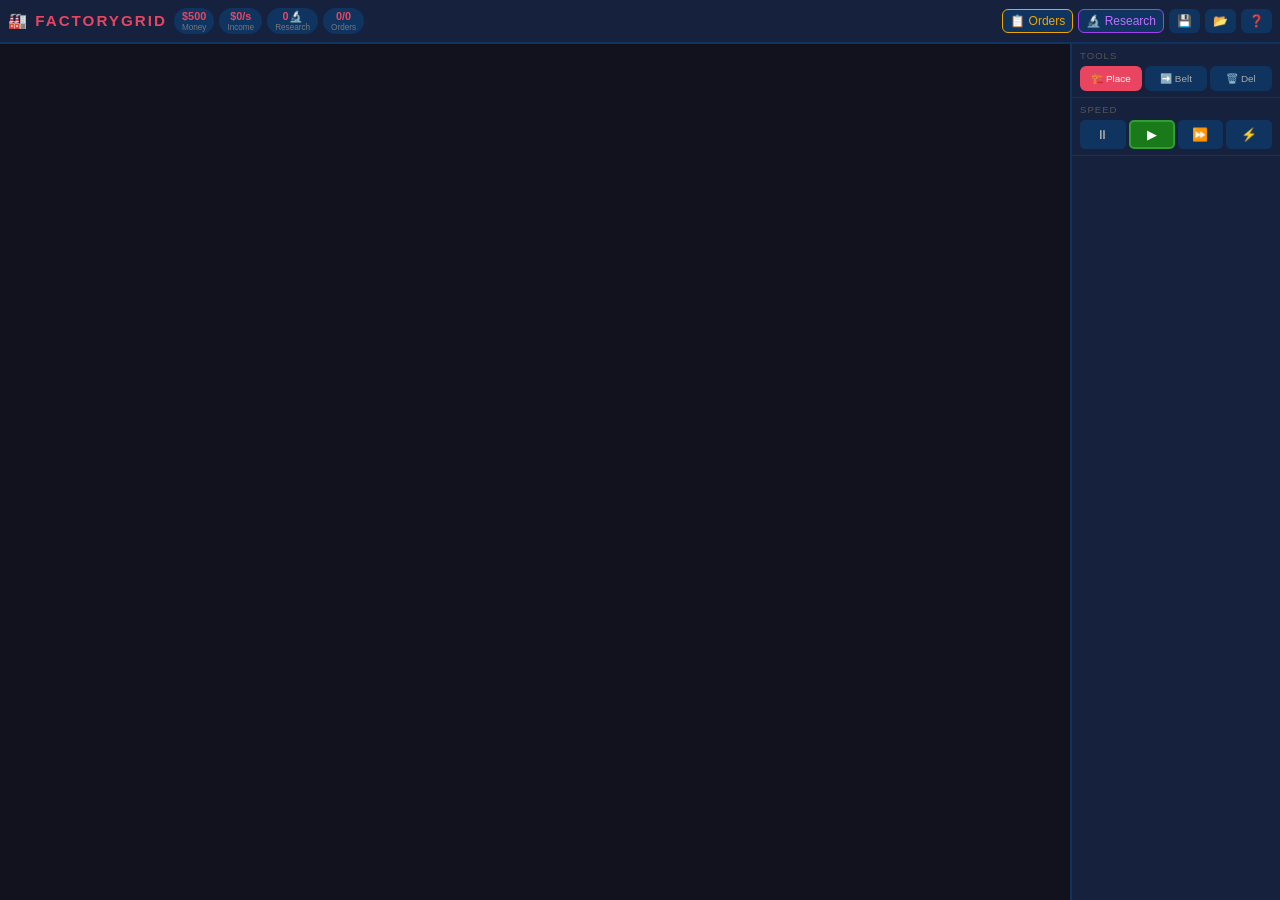
<file: index (4).html>
<!DOCTYPE html>
<html lang="en">
<head>
<meta charset="UTF-8">
<meta name="viewport" content="width=device-width, initial-scale=1.0, maximum-scale=1.0, user-scalable=no">
<title>FactoryGrid</title>
<style>
*{box-sizing:border-box;margin:0;padding:0;-webkit-tap-highlight-color:transparent;}
body{background:#12121f;color:#eee;font-family:'Segoe UI',sans-serif;overflow:hidden;user-select:none;touch-action:none;}
:root{--red:#e94560;--blue:#0f3460;--dark:#16213e;--gold:#f0a500;--green:#2fa02f;--purple:#a040f0;}

/* ── TOP BAR ── */
#ui{display:flex;flex-direction:column;height:100dvh;width:100vw;}
#topbar{display:flex;align-items:center;gap:5px;padding:0 8px;background:var(--dark);border-bottom:2px solid var(--blue);height:44px;flex-shrink:0;z-index:10;overflow:hidden;}
#topbar .logo{font-size:.95em;font-weight:900;color:var(--red);letter-spacing:2px;white-space:nowrap;margin-right:2px;}
.stat-pill{background:var(--blue);border-radius:20px;padding:2px 8px;font-size:.68em;display:flex;flex-direction:column;align-items:center;line-height:1.2;white-space:nowrap;}
.stat-pill .v{font-weight:bold;color:var(--red);}
.stat-pill .l{color:#777;font-size:.75em;}
#topbar .spacer{flex:1;}
.top-btn{padding:4px 7px;border:1px solid var(--blue);border-radius:6px;background:var(--blue);color:#ccc;cursor:pointer;font-size:.75em;white-space:nowrap;transition:all .12s;}
.top-btn:hover,.top-btn:active{background:var(--red);border-color:var(--red);color:#fff;}
#orders-btn{border-color:var(--gold);color:var(--gold);}
#orders-btn:hover,#orders-btn:active{background:var(--gold);color:#000;}
#research-btn{border-color:var(--purple);color:#c070ff;}
#research-btn:hover,#research-btn:active{background:var(--purple);color:#fff;}
#order-badge{background:var(--red);color:#fff;border-radius:10px;padding:1px 5px;font-size:.7em;font-weight:bold;margin-left:2px;display:none;}

/* ── MAIN ── */
#main{flex:1;display:flex;overflow:hidden;position:relative;}
#canvas-wrap{flex:1;position:relative;overflow:hidden;}
#game-canvas{display:block;touch-action:none;}

/* ── SIDEBAR ── */
#sidebar{width:210px;min-width:210px;background:var(--dark);border-left:2px solid var(--blue);display:flex;flex-direction:column;z-index:10;overflow:hidden;}
.sb-section{padding:6px 8px;border-bottom:1px solid var(--blue);flex-shrink:0;}
.sb-title{font-size:.6em;color:#555;text-transform:uppercase;letter-spacing:1px;margin-bottom:5px;}
#tool-row,#speed-row{display:flex;gap:3px;}
.tool-btn{flex:1;padding:5px 2px;border:2px solid var(--blue);border-radius:6px;background:var(--blue);color:#aaa;cursor:pointer;font-size:.62em;text-align:center;transition:all .15s;}
.tool-btn.active{border-color:var(--red);background:var(--red);color:#fff;}
.spd-btn{flex:1;padding:5px 2px;border:2px solid var(--blue);border-radius:5px;background:var(--blue);color:#aaa;cursor:pointer;font-size:.8em;text-align:center;transition:all .15s;}
.spd-btn.active{background:#1a7a1a;border-color:var(--green);color:#fff;}
#palette{flex:1;overflow-y:auto;padding:6px 6px 60px;scrollbar-width:thin;scrollbar-color:var(--blue) transparent;}
.pg-title{font-size:.58em;color:#555;text-transform:uppercase;letter-spacing:1px;margin:8px 0 4px;}
.pi{display:flex;align-items:center;gap:6px;background:var(--blue);border:2px solid transparent;border-radius:8px;padding:5px 6px;cursor:pointer;transition:all .15s;margin-bottom:3px;}
.pi:hover,.pi:active{border-color:var(--red);background:#1a3a6e;}
.pi.active{border-color:var(--red);background:#2a1a3e;box-shadow:0 0 8px #e9456055;}
.pi.locked{opacity:.38;cursor:not-allowed;}
.pi-icon{font-size:1.25em;width:24px;text-align:center;flex-shrink:0;}
.pi-info{flex:1;min-width:0;}
.pi-name{font-weight:bold;color:#ddd;font-size:.78em;}
.pi-sub{font-size:.62em;color:#888;display:flex;justify-content:space-between;}
.pi-cost{color:var(--gold);}
.pi-lock{color:var(--purple);}

/* ── MOBILE ── */
#mobile-bar{display:none;flex-shrink:0;background:var(--dark);border-top:2px solid var(--blue);height:52px;z-index:15;overflow:hidden;}
.mob-tab{flex:1;display:flex;flex-direction:column;align-items:center;justify-content:center;cursor:pointer;border-right:1px solid var(--blue);font-size:.58em;color:#777;transition:all .15s;padding:3px 1px;}
.mob-tab:last-child{border-right:none;}
.mob-tab.active,.mob-tab:active{color:var(--red);background:#1a1a3e;}
.mob-tab .ti{font-size:1.4em;line-height:1;}
#mobile-drawer{display:none;position:fixed;bottom:52px;left:0;right:0;background:var(--dark);border-top:2px solid var(--blue);z-index:14;max-height:55vh;overflow-y:auto;padding:8px;}
#mobile-drawer.open{display:block;}

/* ── INFO PANEL ── */
#info-panel{position:absolute;right:8px;top:8px;background:#16213eee;border:1px solid var(--blue);border-radius:10px;padding:10px 12px;width:200px;font-size:.74em;z-index:20;display:none;max-height:calc(100% - 20px);overflow-y:auto;}
#info-panel h4{color:var(--red);margin-bottom:6px;font-size:1em;}
.ir{display:flex;justify-content:space-between;margin:3px 0;}
.ik{color:#777;}.iv{color:#fff;font-weight:bold;}
.ip-btn{width:100%;margin-top:5px;padding:5px;border-radius:5px;border:1px solid var(--red);background:var(--red);color:#fff;cursor:pointer;font-size:.83em;}
.ip-btn:disabled{opacity:.4;cursor:not-allowed;}
.ip-btn.del{background:#3a3a3a;border-color:#555;margin-top:3px;}
.ip-btn.del:hover{background:var(--red);border-color:var(--red);}
.prog-bar{height:5px;background:#111;border-radius:3px;margin:3px 0 5px;}
.prog-fill{height:100%;border-radius:3px;transition:width .2s;}

/* ── ORDERS PANEL ── */
#orders-overlay{display:none;position:fixed;inset:0;background:#000b;z-index:200;align-items:flex-start;justify-content:flex-end;padding:50px 16px 16px;}
#orders-overlay.show{display:flex;}
#orders-panel{background:var(--dark);border:2px solid var(--gold);border-radius:14px;width:340px;max-width:95vw;max-height:82vh;display:flex;flex-direction:column;overflow:hidden;}
#orders-header{display:flex;align-items:center;padding:12px 14px;border-bottom:1px solid var(--blue);}
#orders-header h3{color:var(--gold);font-size:1em;flex:1;}
#orders-header .close-btn{background:none;border:none;color:#888;font-size:1.2em;cursor:pointer;padding:0 4px;}
#orders-header .close-btn:hover{color:var(--red);}
#orders-tabs{display:flex;border-bottom:1px solid var(--blue);}
.otab{flex:1;padding:7px;text-align:center;cursor:pointer;font-size:.72em;color:#777;border-bottom:2px solid transparent;transition:all .15s;}
.otab.active{color:var(--gold);border-bottom-color:var(--gold);}
#orders-body{flex:1;overflow-y:auto;padding:10px;}
.order-card{background:#0f2040;border:2px solid var(--blue);border-radius:10px;padding:10px 12px;margin-bottom:8px;transition:border-color .2s;}
.order-card.urgent{border-color:#ff6020;animation:urgentPulse 1.5s infinite;}
.order-card.ready{border-color:var(--green);}
@keyframes urgentPulse{0%,100%{box-shadow:0 0 0 #ff602000}50%{box-shadow:0 0 10px #ff602066;}}
.order-top{display:flex;align-items:center;gap:8px;margin-bottom:6px;}
.order-icon{font-size:1.5em;}
.order-title{font-weight:bold;font-size:.85em;color:#eee;flex:1;}
.order-reward{font-size:.8em;color:var(--gold);font-weight:bold;white-space:nowrap;}
.order-rp{font-size:.75em;color:#c070ff;font-weight:bold;white-space:nowrap;}
.order-desc{font-size:.72em;color:#888;margin-bottom:6px;}
.order-items{display:flex;flex-wrap:wrap;gap:5px;margin-bottom:7px;}
.order-item-chip{display:flex;align-items:center;gap:3px;background:var(--blue);border-radius:20px;padding:2px 8px;font-size:.7em;}
.order-item-chip.done{background:#0a3a1a;border:1px solid var(--green);}
.order-item-chip .chip-count{color:#aaa;font-size:.85em;}
.order-fill-bar{height:4px;background:#1a2a4a;border-radius:2px;margin-bottom:6px;}
.order-fill-inner{height:100%;border-radius:2px;background:linear-gradient(90deg,var(--blue),var(--green));transition:width .4s;}
.order-submit-btn{width:100%;padding:6px;border:none;border-radius:6px;background:var(--gold);color:#000;font-weight:bold;font-size:.8em;cursor:pointer;transition:all .15s;}
.order-submit-btn:disabled{background:#333;color:#666;cursor:not-allowed;}
.order-submit-btn:not(:disabled):hover{background:#ffcc00;}
.orders-empty{text-align:center;color:#555;font-size:.82em;padding:30px 0;}

/* ── TOOLTIP ── */
#tt{position:absolute;background:#16213e;border:1px solid var(--blue);border-radius:6px;padding:5px 9px;font-size:.7em;color:#ddd;pointer-events:none;z-index:100;display:none;max-width:200px;box-shadow:0 4px 12px #0008;}

/* ── NOTIFICATIONS ── */
#notif-area{position:absolute;bottom:70px;left:50%;transform:translateX(-50%);z-index:50;pointer-events:none;width:320px;max-width:92vw;}
.notif{background:#16213e;border:1px solid var(--blue);border-radius:8px;padding:7px 14px;margin-top:4px;font-size:.77em;animation:fadeup 3.2s forwards;text-align:center;}
.notif.good{border-color:var(--green);color:#7ff07f;}
.notif.bad{border-color:var(--red);color:#ff8080;}
.notif.info{border-color:var(--purple);color:#c080ff;}
.notif.order{border-color:var(--gold);color:var(--gold);}
@keyframes fadeup{0%{opacity:0;transform:translateY(8px)}15%{opacity:1;transform:translateY(0)}70%{opacity:1}100%{opacity:0}}

/* ── OVERLAYS ── */
.overlay{display:none;position:fixed;inset:0;background:#000b;z-index:200;align-items:center;justify-content:center;}
.overlay.show{display:flex;}
.modal{background:var(--dark);border:2px solid var(--blue);border-radius:14px;padding:20px;max-width:580px;width:95%;max-height:90vh;overflow-y:auto;}
.modal h2{color:var(--red);margin-bottom:12px;font-size:1.05em;}
.modal-close{width:100%;margin-top:14px;padding:8px;border:none;border-radius:8px;background:var(--red);color:#fff;font-size:.95em;cursor:pointer;}

/* ── RESEARCH TREE ── */
#research-overlay .modal{max-width:700px;}
#research-wrap{position:relative;overflow-x:auto;}
.res-node{position:absolute;width:92px;text-align:center;cursor:pointer;}
.res-card{background:var(--blue);border:2px solid #2a4a8a;border-radius:10px;padding:7px 5px;transition:all .2s;user-select:none;}
.res-card:hover{border-color:var(--red);transform:scale(1.04);}
.res-card.unlocked{border-color:var(--green);background:#0a3a1a;}
.res-card.available{border-color:var(--gold);animation:pulse 1.5s infinite;}
.res-card.locked{opacity:.4;}
@keyframes pulse{0%,100%{box-shadow:0 0 0 #0000}50%{box-shadow:0 0 10px var(--gold);}}
.res-icon{font-size:1.5em;}.res-name{font-size:.58em;font-weight:bold;color:#ccc;margin-top:3px;line-height:1.2;}
.res-cost{font-size:.58em;color:var(--gold);}.res-done{font-size:.58em;color:var(--green);}

/* ── HELP ── */
.help-table{width:100%;border-collapse:collapse;font-size:.78em;}
.help-table td{padding:5px 8px;border-bottom:1px solid var(--blue);}
.help-table td:first-child{color:var(--red);font-weight:bold;white-space:nowrap;}

/* ── BELT DIR ── */
#belt-dir-badge{position:absolute;left:50%;bottom:76px;transform:translateX(-50%);background:#16213ecc;border:1px solid var(--blue);border-radius:20px;padding:4px 14px;font-size:.73em;color:#aaa;z-index:30;pointer-events:none;display:none;}

/* ── MOBILE PALETTE ── */
#mob-palette-grid{display:grid;grid-template-columns:repeat(auto-fill,minmax(85px,1fr));gap:5px;}
.mob-pi{background:var(--blue);border:2px solid transparent;border-radius:8px;padding:5px 3px;text-align:center;cursor:pointer;transition:all .15s;}
.mob-pi.active{border-color:var(--red);background:#2a1a3e;}
.mob-pi.locked{opacity:.35;pointer-events:none;}
.mob-pi .m-icon{font-size:1.4em;}.mob-pi .m-name{font-size:.58em;color:#ccc;margin-top:2px;}.mob-pi .m-cost{font-size:.58em;color:var(--gold);}
.mob-tool-btn{padding:9px 3px;border:2px solid var(--blue);border-radius:8px;background:var(--blue);color:#aaa;cursor:pointer;font-size:.72em;text-align:center;}
.mob-tool-btn.active{border-color:var(--red);background:var(--red);color:#fff;}
.mob-spd-btn{padding:8px 3px;border:2px solid var(--blue);border-radius:8px;background:var(--blue);color:#aaa;cursor:pointer;font-size:.82em;text-align:center;}
.mob-spd-btn.active{background:#1a7a1a;border-color:var(--green);color:#fff;}

::-webkit-scrollbar{width:4px;height:4px;}::-webkit-scrollbar-track{background:transparent;}::-webkit-scrollbar-thumb{background:var(--blue);border-radius:4px;}

@media(max-width:640px){
  #sidebar{display:none;}#mobile-bar{display:flex;}
  #info-panel{right:4px;top:4px;width:170px;font-size:.68em;}
  #topbar .stat-pill .l{display:none;}#notif-area{bottom:60px;}
  #orders-overlay{padding:48px 6px 6px;}#orders-panel{width:100%;max-width:100%;}
}
</style>
</head>
<body>
<div id="ui">

<!-- TOP BAR -->
<div id="topbar">
  <div class="logo">🏭 FACTORYGRID</div>
  <div class="stat-pill"><span class="v" id="stat-money">$500</span><span class="l">Money</span></div>
  <div class="stat-pill"><span class="v" id="stat-income">$0/s</span><span class="l">Income</span></div>
  <div class="stat-pill"><span class="v" id="stat-rp">0🔬</span><span class="l">Research</span></div>
  <div class="stat-pill"><span class="v" id="stat-orders">0/0</span><span class="l">Orders</span></div>
  <div class="spacer"></div>
  <button class="top-btn" id="orders-btn" onclick="openOrders()">📋 Orders<span id="order-badge"></span></button>
  <button class="top-btn" id="research-btn" onclick="openResearch()">🔬 Research</button>
  <button class="top-btn" onclick="saveGame()">💾</button>
  <button class="top-btn" onclick="loadGame()">📂</button>
  <button class="top-btn" onclick="showHelp()">❓</button>
</div>

<!-- MAIN -->
<div id="main">
  <div id="canvas-wrap">
    <canvas id="game-canvas"></canvas>
    <div id="info-panel">
      <h4 id="ip-title">Building</h4>
      <div id="ip-body"></div>
      <div id="ip-prog-wrap" style="display:none">
        <div style="font-size:.72em;color:#777;margin-top:4px;">Processing</div>
        <div class="prog-bar"><div class="prog-fill" id="ip-prog" style="width:0%;background:var(--green)"></div></div>
      </div>
      <button class="ip-btn" id="ip-upgrade-btn" onclick="upgradeSelected()">⬆️ Upgrade ($<span id="ip-ucost">?</span>)</button>
      <button class="ip-btn del" onclick="deleteSelected()">🗑️ Remove (50% refund)</button>
    </div>
    <div id="belt-dir-badge">Belt: ➡️ right</div>
    <div id="tt"></div>
    <div id="notif-area"></div>
  </div>

  <!-- SIDEBAR -->
  <div id="sidebar">
    <div class="sb-section">
      <div class="sb-title">Tools</div>
      <div id="tool-row">
        <div class="tool-btn active" id="tool-place" onclick="setToolMode('place')">🏗️ Place</div>
        <div class="tool-btn" id="tool-belt" onclick="setToolMode('belt')">➡️ Belt</div>
        <div class="tool-btn" id="tool-delete" onclick="setToolMode('delete')">🗑️ Del</div>
      </div>
    </div>
    <div class="sb-section">
      <div class="sb-title">Speed</div>
      <div id="speed-row">
        <div class="spd-btn" onclick="setSpeed(0)">⏸</div>
        <div class="spd-btn active" onclick="setSpeed(1)">▶</div>
        <div class="spd-btn" onclick="setSpeed(2)">⏩</div>
        <div class="spd-btn" onclick="setSpeed(4)">⚡</div>
      </div>
    </div>
    <div id="palette"></div>
  </div>
</div>

<!-- MOBILE BAR -->
<div id="mobile-bar">
  <div class="mob-tab active" id="mob-tab-build" onclick="openDrawer('build')"><div class="ti">🏗️</div>Build</div>
  <div class="mob-tab" id="mob-tab-tools" onclick="openDrawer('tools')"><div class="ti">🔧</div>Tools</div>
  <div class="mob-tab" id="mob-tab-speed" onclick="openDrawer('speed')"><div class="ti">⚡</div>Speed</div>
  <div class="mob-tab" id="mob-tab-orders" onclick="openOrders()"><div class="ti">📋</div>Orders</div>
  <div class="mob-tab" id="mob-tab-research" onclick="openResearch()"><div class="ti">🔬</div>Research</div>
</div>
<div id="mobile-drawer"><div id="mob-drawer-content"></div></div>

<!-- ORDERS OVERLAY -->
<div id="orders-overlay" onclick="if(event.target===this)closeOrders()">
  <div id="orders-panel">
    <div id="orders-header">
      <h3>📋 Contract Orders</h3>
      <button class="close-btn" onclick="closeOrders()">✕</button>
    </div>
    <div id="orders-tabs">
      <div class="otab active" id="otab-active" onclick="switchOrderTab('active')">Active</div>
      <div class="otab" id="otab-stockpile" onclick="switchOrderTab('stockpile')">Stockpile</div>
      <div class="otab" id="otab-completed" onclick="switchOrderTab('completed')">Completed</div>
    </div>
    <div id="orders-body"></div>
  </div>
</div>

<!-- RESEARCH OVERLAY -->
<div class="overlay" id="research-overlay">
  <div class="modal">
    <h2>🔬 Research Tree</h2>
    <p style="font-size:.76em;color:#777;margin-bottom:10px;">Spend Research Points (🔬) to unlock machines & global bonuses. Labs consume Machines to produce 🔬.</p>
    <div id="research-wrap"></div>
    <button class="modal-close" onclick="closeResearch()">✕ Close</button>
  </div>
</div>

<!-- HELP OVERLAY -->
<div class="overlay" id="help-overlay">
  <div class="modal">
    <h2>🏭 FactoryGrid — Help</h2>
    <table class="help-table">
      <tr><td>Left Click / Tap</td><td>Place building / draw belt / delete</td></tr>
      <tr><td>Right Click / Long Press</td><td>Inspect & upgrade building</td></tr>
      <tr><td>Two-finger drag / Alt+drag</td><td>Pan camera</td></tr>
      <tr><td>Pinch / Scroll Wheel</td><td>Zoom in/out</td></tr>
      <tr><td>R key</td><td>Rotate belt direction</td></tr>
      <tr><td>B / P / X keys</td><td>Belt / Place / Delete mode</td></tr>
      <tr><td>Del / Backspace</td><td>Remove selected building</td></tr>
      <tr><td>Esc</td><td>Deselect / cancel</td></tr>
      <tr><td>1–9</td><td>Quick-select buildings</td></tr>
    </table>
    <p style="margin-top:10px;color:#777;font-size:.76em;">
      🏭 <b>Chain:</b> Source → Belts → Machines → Belts → Export Dock (earns $) or Storage (for orders)<br>
      📋 <b>Orders:</b> Fulfill contracts by stockpiling items in Storage Depots, then submit for big rewards!<br>
      🔬 <b>Research:</b> Labs consume Machines to generate Research Points for the skill tree.<br>
      ⚙️ <b>Multi-input:</b> Some machines need several item types routed in simultaneously.
    </p>
    <button class="modal-close" onclick="closeHelp()">✕ Close</button>
  </div>
</div>

<script>
'use strict';
// ═══════════════════════════════════════════════════════════
// ITEMS
// ═══════════════════════════════════════════════════════════
const ITEMS = {
  'iron-ore':     {name:'Iron Ore',      color:'#b5651d', icon:'🪨', value:2},
  'coal':         {name:'Coal',          color:'#4a4a4a', icon:'⬛', value:2},
  'wood':         {name:'Wood',          color:'#8B6914', icon:'🪵', value:1},
  'oil':          {name:'Oil',           color:'#2c2c2c', icon:'🛢️', value:3},
  'sand':         {name:'Sand',          color:'#d4b86a', icon:'🏖️', value:1},
  'water':        {name:'Water',         color:'#3a7fd5', icon:'💧', value:1},
  'copper-ore':   {name:'Copper Ore',    color:'#c86a3a', icon:'🟤', value:2},
  'gold-ore':     {name:'Gold Ore',      color:'#d4af37', icon:'🟡', value:4},
  'lithium':      {name:'Lithium',       color:'#a0e0ff', icon:'🔷', value:5},
  'iron':         {name:'Iron',          color:'#aaaaaa', icon:'🔩', value:8},
  'copper':       {name:'Copper',        color:'#da8a2a', icon:'🟠', value:8},
  'gold':         {name:'Gold',          color:'#ffd700', icon:'✨', value:30},
  'planks':       {name:'Planks',        color:'#c8a460', icon:'📦', value:5},
  'glass':        {name:'Glass',         color:'#88ccff', icon:'🪟', value:10},
  'concrete':     {name:'Concrete',      color:'#999999', icon:'🧱', value:12},
  'steel':        {name:'Steel',         color:'#cccccc', icon:'⚙️', value:18},
  'rubber':       {name:'Rubber',        color:'#2a2a2a', icon:'⚫', value:15},
  'plastic':      {name:'Plastic',       color:'#e0e0ff', icon:'🔵', value:18},
  'tools':        {name:'Tools',         color:'#7ec8e3', icon:'🔧', value:25},
  'fuel':         {name:'Fuel',          color:'#f0a500', icon:'⛽', value:20},
  'wire':         {name:'Wire',          color:'#da8a2a', icon:'〰️', value:20},
  'circuits':     {name:'Circuits',      color:'#2ecc71', icon:'💚', value:60},
  'machines':     {name:'Machines',      color:'#e94560', icon:'🤖', value:80},
  'batteries':    {name:'Batteries',     color:'#f1c40f', icon:'🔋', value:100},
  'solar-panels': {name:'Solar Panels',  color:'#1abc9c', icon:'🔆', value:200},
  'robots':       {name:'Robots',        color:'#9b59b6', icon:'🦾', value:350},
  'computers':    {name:'Computers',     color:'#3498db', icon:'💻', value:300},
  'vehicles':     {name:'Vehicles',      color:'#e67e22', icon:'🚗', value:400},
  'rockets':      {name:'Rockets',       color:'#e74c3c', icon:'🚀', value:800},
  'medicine':     {name:'Medicine',      color:'#ff69b4', icon:'💊', value:150},
  'jewelry':      {name:'Jewelry',       color:'#ffd700', icon:'💎', value:250},
};

// ═══════════════════════════════════════════════════════════
// RESEARCH
// ═══════════════════════════════════════════════════════════
const RESEARCH_NODES = [
  // T0
  {id:'basic-mining',  name:'Basic Mining',   icon:'⛏️', cost:5,  req:[],                            desc:'Unlocks Copper Mine, Sand Quarry & Gold Mine', unlocks:['copper-mine','sand-quarry','gold-mine'], x:0,y:0},
  {id:'logistics',     name:'Logistics+',     icon:'🔀', cost:8,  req:[],                            desc:'+25% belt speed',             effect:'beltSpeed',    val:.25, x:1,y:0},
  {id:'water-works',   name:'Water Works',    icon:'💧', cost:6,  req:[],                            desc:'Unlocks Water Pump',          unlocks:['water-pump'],          x:2,y:0},
  {id:'chemistry',     name:'Chemistry',      icon:'⚗️', cost:8,  req:[],                            desc:'Unlocks Oil Refinery & Plastic Plant', unlocks:['refinery','plastic-plant'], x:3,y:0},
  // T1
  {id:'metallurgy',    name:'Metallurgy',     icon:'⚙️', cost:15, req:['basic-mining'],             desc:'Unlocks Steel Mill & Copper Smelter', unlocks:['steel-mill','copper-smelter'], x:0,y:1},
  {id:'glassworks',    name:'Glassworks',     icon:'🪟', cost:12, req:['sand-quarry','water-works'],desc:'Unlocks Glass Foundry',        unlocks:['glass-foundry'],        x:1,y:1},
  {id:'construction',  name:'Construction',   icon:'🧱', cost:14, req:['water-works'],              desc:'Unlocks Concrete Mixer',      unlocks:['concrete-mixer'],       x:2,y:1},
  {id:'fast-belts',    name:'Fast Belts',     icon:'⚡', cost:20, req:['logistics'],               desc:'+50% belt speed',             effect:'beltSpeed',    val:.5,  x:3,y:1},
  // T2
  {id:'electronics',   name:'Electronics',    icon:'💚', cost:30, req:['metallurgy','glassworks'],  desc:'Unlocks Wire Drawer & Circuit Board', unlocks:['wire-drawer','circuit-board'], x:0,y:2},
  {id:'energy',        name:'Energy Tech',    icon:'⛽', cost:25, req:['metallurgy','construction'],desc:'Unlocks Battery Factory',     unlocks:['battery-factory'],      x:1,y:2},
  {id:'automation',    name:'Automation',     icon:'🤖', cost:35, req:['electronics'],             desc:'Unlocks Adv. Assembler',      unlocks:['adv-assembler'],        x:2,y:2},
  {id:'overclock',     name:'Overclock',      icon:'🔴', cost:40, req:['fast-belts'],              desc:'+30% machine speed',          effect:'machineSpeed', val:.3,  x:3,y:2},
  // T3
  {id:'computing',     name:'Computing',      icon:'💻', cost:60, req:['electronics','automation'], desc:'Unlocks Computer Factory',    unlocks:['computer-factory'],     x:0,y:3},
  {id:'solar',         name:'Solar Tech',     icon:'🔆', cost:50, req:['electronics','energy'],    desc:'Unlocks Solar Plant',         unlocks:['solar-plant'],          x:1,y:3},
  {id:'robotics',      name:'Robotics',       icon:'🦾', cost:70, req:['automation','computing'],  desc:'Unlocks Robot Factory',       unlocks:['robot-factory'],        x:2,y:3},
  {id:'market-deals',  name:'Market Deals',   icon:'💰', cost:55, req:['overclock'],               desc:'+50% export & order value',  effect:'exportValue',  val:.5,  x:3,y:3},
  // T4
  {id:'vehicles-tech', name:'Vehicles',       icon:'🚗', cost:80, req:['robotics','energy'],       desc:'Unlocks Vehicle Factory',     unlocks:['vehicle-factory'],      x:0,y:4},
  {id:'pharma',        name:'Pharma',         icon:'💊', cost:70, req:['computing','chemistry'],   desc:'Unlocks Pharma Lab',          unlocks:['pharma-lab'],           x:1,y:4},
  {id:'rocketry',      name:'Rocketry',       icon:'🚀', cost:120,req:['computing','solar','robotics'],desc:'Unlocks Rocket Assembly', unlocks:['rocket-assembly'],      x:2,y:4},
  {id:'mass-prod',     name:'Mass Production',icon:'🏭', cost:100,req:['robotics','market-deals'], desc:'+100% source output',         effect:'sourceRate',   val:1.0, x:3,y:4},
];

// ═══════════════════════════════════════════════════════════
// BUILDING DEFS  (cat: Sources | Processing | Advanced | High-Tech | Utility | Logistics)
// ═══════════════════════════════════════════════════════════
const BUILDING_DEFS = {
  // SOURCES
  'iron-mine':       {name:'Iron Mine',        icon:'⛏️', cost:50,  type:'source',    output:'iron-ore',   rate:1.5, color:'#7a4a2a', cat:'Sources',    upgrades:[{cost:100,rm:2},{cost:200,rm:3},{cost:400,rm:5}]},
  'coal-mine':       {name:'Coal Mine',        icon:'⬛', cost:60,  type:'source',    output:'coal',       rate:1.5, color:'#3a3a3a', cat:'Sources',    upgrades:[{cost:100,rm:2},{cost:200,rm:3},{cost:400,rm:5}]},
  'tree-farm':       {name:'Tree Farm',        icon:'🌲', cost:40,  type:'source',    output:'wood',       rate:1.2, color:'#2a5a1a', cat:'Sources',    upgrades:[{cost:80, rm:2},{cost:160,rm:3},{cost:300,rm:5}]},
  'oil-pump':        {name:'Oil Pump',         icon:'🛢️',cost:120, type:'source',    output:'oil',        rate:0.8, color:'#2a2a2a', cat:'Sources',    upgrades:[{cost:200,rm:2},{cost:400,rm:3},{cost:800,rm:5}]},
  'copper-mine':     {name:'Copper Mine',      icon:'🟤', cost:80,  type:'source',    output:'copper-ore', rate:1.3, color:'#6a3a1a', cat:'Sources',    locked:'basic-mining',  upgrades:[{cost:160,rm:2},{cost:320,rm:3},{cost:640,rm:5}]},
  'sand-quarry':     {name:'Sand Quarry',      icon:'🏖️',cost:50,  type:'source',    output:'sand',       rate:1.8, color:'#7a6a1a', cat:'Sources',    locked:'basic-mining',  upgrades:[{cost:100,rm:2},{cost:200,rm:3}]},
  'gold-mine':       {name:'Gold Mine',        icon:'🟡', cost:200, type:'source',    output:'gold-ore',   rate:0.6, color:'#5a4a0a', cat:'Sources',    locked:'basic-mining',  upgrades:[{cost:400,rm:2},{cost:800,rm:3}]},
  'water-pump':      {name:'Water Pump',       icon:'💧', cost:60,  type:'source',    output:'water',      rate:2.0, color:'#1a3a6a', cat:'Sources',    locked:'water-works',   upgrades:[{cost:120,rm:2},{cost:240,rm:3}]},
  'lithium-mine':    {name:'Lithium Mine',     icon:'🔷', cost:300, type:'source',    output:'lithium',    rate:0.5, color:'#1a4a6a', cat:'Sources',    locked:'energy',        upgrades:[{cost:600,rm:2},{cost:1200,rm:3}]},
  // PROCESSING T1
  'furnace':         {name:'Furnace',          icon:'🔥', cost:80,  type:'processor', input:'iron-ore',    output:'iron',        rate:1.0, color:'#8a3a1a', cat:'Processing', upgrades:[{cost:160,rm:2},{cost:320,rm:3}]},
  'sawmill':         {name:'Sawmill',          icon:'🪚', cost:70,  type:'processor', input:'wood',        output:'planks',      rate:1.0, color:'#5a3a1a', cat:'Processing', upgrades:[{cost:140,rm:2},{cost:280,rm:3}]},
  'copper-smelter':  {name:'Copper Smelter',   icon:'🟠', cost:90,  type:'processor', input:'copper-ore',  output:'copper',      rate:0.9, color:'#7a3a1a', cat:'Processing', locked:'metallurgy', upgrades:[{cost:180,rm:2},{cost:360,rm:3}]},
  'gold-smelter':    {name:'Gold Smelter',     icon:'✨', cost:250, type:'processor', input:'gold-ore',    output:'gold',        rate:0.5, color:'#5a4a0a', cat:'Processing', locked:'basic-mining',upgrades:[{cost:500,rm:2}]},
  'rubber-plant':    {name:'Rubber Plant',     icon:'⚫', cost:140, type:'processor', input:'oil',         output:'rubber',      rate:0.7, color:'#2a2a2a', cat:'Processing', locked:'chemistry',  upgrades:[{cost:280,rm:2}]},
  'plastic-plant':   {name:'Plastic Plant',    icon:'🔵', cost:160, type:'processor', input:'oil',         output:'plastic',     rate:0.6, color:'#2a2a5a', cat:'Processing', locked:'chemistry',  upgrades:[{cost:320,rm:2}]},
  // PROCESSING T2
  'steel-mill':      {name:'Steel Mill',       icon:'⚙️', cost:200, type:'multi',     inputs:['iron','coal'],              output:'steel',       rate:0.5, color:'#2a4a6a', cat:'Processing', locked:'metallurgy', upgrades:[{cost:400,rm:2},{cost:800,rm:3}]},
  'glass-foundry':   {name:'Glass Foundry',    icon:'🪟', cost:150, type:'multi',     inputs:['sand','water'],             output:'glass',       rate:0.6, color:'#2a5a7a', cat:'Processing', locked:'glassworks', upgrades:[{cost:300,rm:2}]},
  'concrete-mixer':  {name:'Concrete Mixer',   icon:'🧱', cost:140, type:'multi',     inputs:['sand','water'],             output:'concrete',    rate:0.7, color:'#3a3a3a', cat:'Processing', locked:'construction',upgrades:[{cost:280,rm:2}]},
  'refinery':        {name:'Refinery',         icon:'🏭', cost:200, type:'processor', input:'oil',         output:'fuel',        rate:0.5, color:'#4a2a0a', cat:'Processing', locked:'chemistry',  upgrades:[{cost:400,rm:2}]},
  // ADVANCED
  'forge':           {name:'Forge',            icon:'⚒️', cost:150, type:'processor', input:'iron',        output:'tools',       rate:0.6, color:'#2a5a8a', cat:'Advanced',   upgrades:[{cost:300,rm:2},{cost:600,rm:3}]},
  'wire-drawer':     {name:'Wire Drawer',      icon:'〰️',cost:180, type:'processor', input:'copper',      output:'wire',        rate:0.8, color:'#4a2a0a', cat:'Advanced',   locked:'electronics',upgrades:[{cost:360,rm:2}]},
  'circuit-board':   {name:'Circuit Board',    icon:'💚', cost:280, type:'multi',     inputs:['wire','glass'],             output:'circuits',    rate:0.4, color:'#1a4a2a', cat:'Advanced',   locked:'electronics',upgrades:[{cost:560,rm:2}]},
  'assembler':       {name:'Assembler',        icon:'🔩', cost:300, type:'multi',     inputs:['tools','planks'],           output:'machines',    rate:0.3, color:'#3a2a6a', cat:'Advanced',   upgrades:[{cost:600,rm:2}]},
  'jewelry-bench':   {name:'Jewelry Bench',    icon:'💎', cost:350, type:'multi',     inputs:['gold','glass'],             output:'jewelry',     rate:0.3, color:'#4a3a0a', cat:'Advanced',   locked:'basic-mining',upgrades:[{cost:700,rm:2}]},
  // HIGH-TECH
  'adv-assembler':   {name:'Adv. Assembler',   icon:'🤖', cost:500, type:'multi',     inputs:['machines','circuits'],      output:'computers',   rate:0.2, color:'#2a1a6a', cat:'High-Tech',  locked:'automation',  upgrades:[{cost:1000,rm:2}]},
  'battery-factory': {name:'Battery Factory',  icon:'🔋', cost:400, type:'multi',     inputs:['circuits','lithium'],       output:'batteries',   rate:0.25,color:'#3a2a0a', cat:'High-Tech',  locked:'energy',      upgrades:[{cost:800,rm:2}]},
  'solar-plant':     {name:'Solar Plant',      icon:'🔆', cost:600, type:'multi',     inputs:['glass','circuits'],         output:'solar-panels',rate:0.2, color:'#0a3a2a', cat:'High-Tech',  locked:'solar',       upgrades:[{cost:1200,rm:2}]},
  'computer-factory':{name:'Computer Factory', icon:'💻', cost:700, type:'multi',     inputs:['circuits','steel','glass'], output:'computers',   rate:0.15,color:'#0a2a4a', cat:'High-Tech',  locked:'computing',   upgrades:[{cost:1400,rm:2}]},
  'robot-factory':   {name:'Robot Factory',    icon:'🦾', cost:800, type:'multi',     inputs:['computers','batteries'],    output:'robots',      rate:0.15,color:'#2a0a4a', cat:'High-Tech',  locked:'robotics',    upgrades:[{cost:1600,rm:2}]},
  'vehicle-factory': {name:'Vehicle Factory',  icon:'🚗', cost:900, type:'multi',     inputs:['steel','rubber','computers'],output:'vehicles',   rate:0.1, color:'#3a1a0a', cat:'High-Tech',  locked:'vehicles-tech',upgrades:[{cost:1800,rm:2}]},
  'pharma-lab':      {name:'Pharma Lab',       icon:'💊', cost:750, type:'multi',     inputs:['plastic','glass','water'],  output:'medicine',    rate:0.2, color:'#3a0a2a', cat:'High-Tech',  locked:'pharma',      upgrades:[{cost:1500,rm:2}]},
  'rocket-assembly': {name:'Rocket Assembly',  icon:'🚀', cost:1500,type:'multi',     inputs:['robots','computers','fuel'],output:'rockets',     rate:0.05,color:'#4a0a0a', cat:'High-Tech',  locked:'rocketry',    upgrades:[{cost:3000,rm:2}]},
  // UTILITY
  'lab':             {name:'Lab',              icon:'🔬', cost:250, type:'lab',       input:'machines',    rate:0.2, color:'#3a0a7a', cat:'Utility',    upgrades:[{cost:500,rm:2},{cost:1000,rm:3}]},
  'storage':         {name:'Storage Depot',    icon:'🏪', cost:80,  type:'storage',   color:'#1a4a1a', cat:'Utility', upgrades:[{cost:160,rm:2},{cost:320,rm:3}]},
  // LOGISTICS
  'splitter':        {name:'Splitter',         icon:'🔀', cost:30,  type:'splitter',  color:'#1a4a4a', cat:'Logistics', upgrades:[]},
  'merger':          {name:'Merger',           icon:'🔃', cost:30,  type:'merger',    color:'#1a2a5a', cat:'Logistics', upgrades:[]},
  'export':          {name:'Export Dock',      icon:'💰', cost:100, type:'export',    color:'#1a4a1a', cat:'Logistics', upgrades:[{cost:200,rm:2},{cost:400,rm:3},{cost:800,rm:4}]},
};

const PALETTE_GROUPS = ['Sources','Processing','Advanced','High-Tech','Utility','Logistics'];

// ═══════════════════════════════════════════════════════════
// ORDER SYSTEM
// ═══════════════════════════════════════════════════════════
// Each template: {id, name, icon, items:{itemType:qty,...}, reward, rpReward, tier, desc}
const ORDER_TEMPLATES = [
  // Tier 1 – basic
  {id:'o-iron-supply',    name:'Iron Supply',      icon:'🔩', items:{'iron':20},                         reward:300,  rpReward:0,  tier:1, desc:'A local workshop needs iron bars.'},
  {id:'o-planks-order',   name:'Lumber Order',     icon:'🪵', items:{'planks':25},                       reward:250,  rpReward:0,  tier:1, desc:'Construction site needs timber.'},
  {id:'o-tools-batch',    name:'Tool Shipment',    icon:'🔧', items:{'tools':15},                        reward:600,  rpReward:1,  tier:1, desc:'Workers need quality tools.'},
  {id:'o-fuel-delivery',  name:'Fuel Delivery',    icon:'⛽', items:{'fuel':20},                         reward:600,  rpReward:1,  tier:1, desc:'Fuel trucks need a refill.'},
  {id:'o-glass-crates',   name:'Glass Crates',     icon:'🪟', items:{'glass':20},                        reward:350,  rpReward:1,  tier:1, desc:'Greenhouse needs panes.'},
  {id:'o-concrete-pour',  name:'Concrete Pour',    icon:'🧱', items:{'concrete':30},                     reward:500,  rpReward:1,  tier:1, desc:'Foundation requires concrete.'},
  // Tier 2 – intermediate
  {id:'o-circuit-batch',  name:'Circuit Batch',    icon:'💚', items:{'circuits':10},                     reward:1000, rpReward:2,  tier:2, desc:'Electronics factory needs boards.'},
  {id:'o-wire-spool',     name:'Wire Spools',      icon:'〰️',items:{'wire':20},                         reward:700,  rpReward:1,  tier:2, desc:'Power grid expansion.'},
  {id:'o-machine-order',  name:'Machine Order',    icon:'🤖', items:{'machines':10},                     reward:1400, rpReward:3,  tier:2, desc:'Factory automation project.'},
  {id:'o-battery-supply', name:'Battery Supply',   icon:'🔋', items:{'batteries':8},                     reward:1200, rpReward:3,  tier:2, desc:'EV plant needs power cells.'},
  {id:'o-steel-beams',    name:'Steel Beams',      icon:'⚙️', items:{'steel':25},                        reward:800,  rpReward:2,  tier:2, desc:'Bridge construction project.'},
  {id:'o-jewelry-set',    name:'Jewelry Set',      icon:'💎', items:{'jewelry':5},                       reward:1800, rpReward:3,  tier:2, desc:'Luxury brand wants bling.'},
  {id:'o-medicine-stock', name:'Medicine Stock',   icon:'💊', items:{'medicine':10},                     reward:2000, rpReward:4,  tier:2, desc:'Hospital supply contract.'},
  // Tier 3 – advanced
  {id:'o-computer-bulk',  name:'Computer Bulk',    icon:'💻', items:{'computers':5},                     reward:2500, rpReward:5,  tier:3, desc:'Government IT tender.'},
  {id:'o-solar-install',  name:'Solar Install',    icon:'🔆', items:{'solar-panels':5},                  reward:2000, rpReward:4,  tier:3, desc:'Solar farm needs panels.'},
  {id:'o-robot-fleet',    name:'Robot Fleet',      icon:'🦾', items:{'robots':3},                        reward:2000, rpReward:5,  tier:3, desc:'Warehouse automation.'},
  {id:'o-vehicle-fleet',  name:'Vehicle Fleet',    icon:'🚗', items:{'vehicles':3},                      reward:2200, rpReward:5,  tier:3, desc:'Delivery company order.'},
  {id:'o-mixed-tech',     name:'Tech Bundle',      icon:'📦', items:{'circuits':8,'batteries':5},        reward:2400, rpReward:5,  tier:3, desc:'Full electronics bundle.'},
  {id:'o-factory-kit',    name:'Factory Kit',      icon:'🏭', items:{'machines':8,'tools':20},           reward:2800, rpReward:6,  tier:3, desc:'Startup factory equipment.'},
  // Tier 4 – epic
  {id:'o-space-launch',   name:'Space Launch',     icon:'🚀', items:{'rockets':1,'computers':5,'fuel':30},reward:8000,rpReward:15, tier:4, desc:'Orbital launch contract!'},
  {id:'o-megacity',       name:'Megacity Build',   icon:'🌆', items:{'concrete':50,'steel':30,'glass':25},reward:4000,rpReward:10, tier:4, desc:'Urban megaproject tender.'},
  {id:'o-robot-army',     name:'Robot Army',       icon:'🤖', items:{'robots':5,'batteries':10,'computers':5},reward:6000,rpReward:12,tier:4,desc:'Defence contract.'},
  {id:'o-luxury-export',  name:'Luxury Export',    icon:'💎', items:{'jewelry':10,'gold':15},            reward:5000, rpReward:10, tier:4, desc:'Luxury goods to overseas market.'},
];

// ═══════════════════════════════════════════════════════════
// STATE
// ═══════════════════════════════════════════════════════════
let money=500, researchPoints=0, totalProduced=0, incomePerSec=0;
let recentIncome=[], gameSpeed=1, toolMode='place', selectedPalette=null, selectedBuilding=null;
let beltDir='right';
const BELT_DIRS=['right','down','left','up'];
const DIR_ICONS={right:'➡️',down:'⬇️',left:'⬅️',up:'⬆️'};
let buildings=[], belts=[], particles=[], nextId=1;
let unlockedResearch=new Set();
let globalEffects={beltSpeed:0, machineSpeed:0, exportValue:0, sourceRate:0};

// ORDERS STATE
// stockpile[itemType] = qty collected globally into any Storage Depot
let stockpile={};
// activeOrders: array of {templateId, filled:{itemType:qty}, completed:false}
let activeOrders=[];
let completedOrders=[];
let orderNextSpawnTimer=0; // seconds until next auto-order spawn
const MAX_ACTIVE_ORDERS=6;
const ORDER_SPAWN_INTERVAL=60; // seconds between new order spawns
let ordersTabActive='active';

// Camera
let camX=0, camY=0, camZoom=1;
let isPanning=false, panStartX, panStartY, panCamX, panCamY;
let isDrawingBelt=false, lastBeltCell=null;
let longPressTimer=null, longPressFired=false, touchStartPos=null, touchMoved=false, pinchDist=0, touchPanStart=null;

const CELL=48;
const wrap=document.getElementById('canvas-wrap');
const canvas=document.getElementById('game-canvas');
const ctx=canvas.getContext('2d');

// ═══════════════════════════════════════════════════════════
// RESIZE
// ═══════════════════════════════════════════════════════════
function resize(){ canvas.width=wrap.clientWidth; canvas.height=wrap.clientHeight; }
window.addEventListener('resize',()=>{resize();buildPalette();});
resize();

// ═══════════════════════════════════════════════════════════
// COORDS
// ═══════════════════════════════════════════════════════════
function cs(){ return CELL*camZoom; }
function screenToGrid(sx,sy){ return {gx:Math.floor((sx-camX)/cs()),gy:Math.floor((sy-camY)/cs())}; }
function gridToScreen(gx,gy){ return {sx:gx*cs()+camX,sy:gy*cs()+camY}; }
function getBuildingAt(gx,gy){ return buildings.find(b=>b.gx===gx&&b.gy===gy); }
function getBeltAt(gx,gy){ return belts.find(b=>b.gx===gx&&b.gy===gy); }

// ═══════════════════════════════════════════════════════════
// RESEARCH
// ═══════════════════════════════════════════════════════════
function isUnlocked(id){ return unlockedResearch.has(id); }
function isBuildingUnlocked(type){ const d=BUILDING_DEFS[type]; return !d.locked||isUnlocked(d.locked); }
function canResearch(n){ return !isUnlocked(n.id)&&n.req.every(r=>isUnlocked(r)); }
function doResearch(nodeId){
  const n=RESEARCH_NODES.find(x=>x.id===nodeId);
  if(!n) return;
  if(isUnlocked(nodeId)){notify('Already researched!','bad');return;}
  if(!canResearch(n)){notify('Prerequisites not met!','bad');return;}
  if(researchPoints<n.cost){notify(`Need ${n.cost}🔬!`,'bad');return;}
  researchPoints-=n.cost; unlockedResearch.add(nodeId);
  if(n.effect&&globalEffects[n.effect]!==undefined) globalEffects[n.effect]+=n.val;
  notify(`✅ Researched: ${n.name}!`,'info');
  buildPalette(); renderResearchTree();
}

// ═══════════════════════════════════════════════════════════
// ORDER SYSTEM
// ═══════════════════════════════════════════════════════════
function getAvailableTemplates(){
  // filter out already-active or already-completed (no re-adding completed)
  const activeIds=new Set(activeOrders.map(o=>o.templateId));
  return ORDER_TEMPLATES.filter(t=>!activeIds.has(t.id));
}
function spawnOrder(){
  if(activeOrders.length>=MAX_ACTIVE_ORDERS) return;
  const avail=getAvailableTemplates();
  if(!avail.length) return;
  const t=avail[Math.floor(Math.random()*avail.length)];
  const filled={};
  Object.keys(t.items).forEach(k=>filled[k]=0);
  activeOrders.push({templateId:t.id, filled, submittedAt:null});
  updateOrderBadge();
  notify(`📋 New order: ${t.icon} ${t.name}!`,'order');
}
function spawnStartingOrders(){
  // Start with 3 tier-1 orders
  const tier1=ORDER_TEMPLATES.filter(t=>t.tier===1);
  const picked=[];
  while(picked.length<3&&tier1.length>picked.length){
    const t=tier1[Math.floor(Math.random()*tier1.length)];
    if(!picked.find(p=>p.id===t.id)) picked.push(t);
  }
  picked.forEach(t=>{
    const filled={};
    Object.keys(t.items).forEach(k=>filled[k]=0);
    activeOrders.push({templateId:t.id, filled, submittedAt:null});
  });
  updateOrderBadge();
}

function tryFillOrders(){
  // Each Storage Depot contributes to stockpile; orders draw from stockpile
  activeOrders.forEach(order=>{
    const tmpl=ORDER_TEMPLATES.find(t=>t.id===order.templateId);
    if(!tmpl) return;
    Object.entries(tmpl.items).forEach(([item,needed])=>{
      const have=stockpile[item]||0;
      const filled=order.filled[item]||0;
      const deficit=needed-filled;
      if(deficit>0&&have>0){
        const take=Math.min(deficit,have);
        stockpile[item]=(stockpile[item]||0)-take;
        order.filled[item]=(order.filled[item]||0)+take;
      }
    });
  });
}

function orderProgress(order){
  const tmpl=ORDER_TEMPLATES.find(t=>t.id===order.templateId);
  if(!tmpl) return 0;
  let total=0,filled=0;
  Object.entries(tmpl.items).forEach(([item,needed])=>{
    total+=needed; filled+=Math.min(order.filled[item]||0,needed);
  });
  return total>0?filled/total:0;
}

function isOrderReady(order){
  const tmpl=ORDER_TEMPLATES.find(t=>t.id===order.templateId);
  if(!tmpl) return false;
  return Object.entries(tmpl.items).every(([item,needed])=>(order.filled[item]||0)>=needed);
}

function submitOrder(idx){
  const order=activeOrders[idx];
  if(!order||!isOrderReady(order)) return;
  const tmpl=ORDER_TEMPLATES.find(t=>t.id===order.templateId);
  if(!tmpl) return;
  const reward=Math.floor(tmpl.reward*(1+globalEffects.exportValue));
  money+=reward;
  researchPoints+=tmpl.rpReward;
  recentIncome.push({val:reward,t:performance.now()});
  completedOrders.unshift({templateId:tmpl.id,reward,rpReward:tmpl.rpReward,time:Date.now()});
  activeOrders.splice(idx,1);
  updateOrderBadge();
  notify(`✅ Order fulfilled! +$${reward}${tmpl.rpReward>0?' +'+tmpl.rpReward+'🔬':''}`, 'order');
  renderOrdersPanel();
  // Immediately try to spawn a replacement
  setTimeout(spawnOrder, 2000);
}

function updateOrderBadge(){
  const ready=activeOrders.filter(o=>isOrderReady(o)).length;
  const badge=document.getElementById('order-badge');
  if(ready>0){ badge.textContent=ready; badge.style.display='inline'; }
  else badge.style.display='none';
  document.getElementById('stat-orders').textContent=`${completedOrders.length}/${activeOrders.length+completedOrders.length}`;
}

function switchOrderTab(tab){
  ordersTabActive=tab;
  ['active','stockpile','completed'].forEach(t=>{
    document.getElementById('otab-'+t).classList.toggle('active',t===tab);
  });
  renderOrdersPanel();
}

function renderOrdersPanel(){
  const body=document.getElementById('orders-body');
  if(ordersTabActive==='active'){
    if(!activeOrders.length){body.innerHTML='<div class="orders-empty">No active orders.<br>Check back soon!</div>';return;}
    body.innerHTML=activeOrders.map((order,idx)=>{
      const tmpl=ORDER_TEMPLATES.find(t=>t.id===order.templateId);
      if(!tmpl) return '';
      const pct=Math.round(orderProgress(order)*100);
      const ready=isOrderReady(order);
      const reward=Math.floor(tmpl.reward*(1+globalEffects.exportValue));
      const chips=Object.entries(tmpl.items).map(([item,needed])=>{
        const got=Math.min(order.filled[item]||0,needed);
        const done=got>=needed;
        return `<div class="order-item-chip${done?' done':''}">
          ${ITEMS[item]?.icon||'?'} ${ITEMS[item]?.name||item}
          <span class="chip-count">${got}/${needed}</span>
        </div>`;
      }).join('');
      return `<div class="order-card${ready?' ready':''}">
        <div class="order-top">
          <span class="order-icon">${tmpl.icon}</span>
          <span class="order-title">${tmpl.name}</span>
          <span class="order-reward">+$${reward}</span>
          ${tmpl.rpReward>0?`<span class="order-rp">+${tmpl.rpReward}🔬</span>`:''}
        </div>
        <div class="order-desc">${tmpl.desc}</div>
        <div class="order-items">${chips}</div>
        <div class="order-fill-bar"><div class="order-fill-inner" style="width:${pct}%"></div></div>
        <button class="order-submit-btn" ${ready?'':'disabled'} onclick="submitOrder(${idx})">
          ${ready?'✅ Submit Order':'⏳ '+pct+'% Complete'}
        </button>
      </div>`;
    }).join('');
  } else if(ordersTabActive==='stockpile'){
    const entries=Object.entries(stockpile).filter(([,v])=>v>0);
    if(!entries.length){body.innerHTML='<div class="orders-empty">Stockpile is empty.<br>Route items to Storage Depots!</div>';return;}
    body.innerHTML='<p style="font-size:.74em;color:#777;margin-bottom:8px;">Items stored in all Storage Depots. These are automatically used to fill active orders.</p>'+
      entries.map(([item,qty])=>`
        <div class="order-card" style="padding:8px 12px;display:flex;align-items:center;gap:10px;">
          <span style="font-size:1.5em">${ITEMS[item]?.icon||'?'}</span>
          <span style="flex:1;font-size:.85em;font-weight:bold">${ITEMS[item]?.name||item}</span>
          <span style="color:var(--gold);font-weight:bold;font-size:.9em">×${qty}</span>
        </div>`).join('');
  } else {
    if(!completedOrders.length){body.innerHTML='<div class="orders-empty">No completed orders yet.</div>';return;}
    body.innerHTML=completedOrders.slice(0,20).map(c=>{
      const tmpl=ORDER_TEMPLATES.find(t=>t.id===c.templateId);
      return `<div class="order-card" style="opacity:.7">
        <div class="order-top">
          <span class="order-icon">${tmpl?.icon||'✅'}</span>
          <span class="order-title">${tmpl?.name||'Order'}</span>
          <span class="order-reward" style="color:var(--green)">+$${c.reward}</span>
          ${c.rpReward>0?`<span class="order-rp">+${c.rpReward}🔬</span>`:''}
        </div>
        <div class="order-desc" style="color:var(--green)">✅ Completed</div>
      </div>`;
    }).join('');
  }
}

function openOrders(){ renderOrdersPanel(); document.getElementById('orders-overlay').classList.add('show'); }
function closeOrders(){ document.getElementById('orders-overlay').classList.remove('show'); }

// ═══════════════════════════════════════════════════════════
// PALETTE
// ═══════════════════════════════════════════════════════════
function buildPalette(){
  const desktop=document.getElementById('palette');
  desktop.innerHTML='';
  PALETTE_GROUPS.forEach(group=>{
    const items=Object.entries(BUILDING_DEFS).filter(([,d])=>d.cat===group);
    if(!items.length) return;
    const gt=document.createElement('div'); gt.className='pg-title'; gt.textContent=group;
    desktop.appendChild(gt);
    items.forEach(([type,def])=>{
      const ok=isBuildingUnlocked(type);
      const lockNode=def.locked?RESEARCH_NODES.find(n=>n.id===def.locked):null;
      const el=document.createElement('div');
      el.className='pi'+(ok?'',' locked').replace(',',' ')+(selectedPalette===type?' active':'');
      el.id='pi-'+type;
      el.innerHTML=`<span class="pi-icon">${def.icon}</span>
        <div class="pi-info">
          <div class="pi-name">${def.name}</div>
          <div class="pi-sub">
            <span class="pi-cost">${ok?'$'+def.cost:'🔒 Locked'}</span>
            ${!ok&&lockNode?`<span class="pi-lock">${lockNode.name}</span>`:''}
          </div>
        </div>`;
      if(ok) el.onclick=()=>selectPaletteItem(type);
      desktop.appendChild(el);
    });
  });
  const mgrid=document.getElementById('mob-palette-grid');
  if(mgrid){
    mgrid.innerHTML='';
    Object.entries(BUILDING_DEFS).forEach(([type,def])=>{
      const ok=isBuildingUnlocked(type);
      const el=document.createElement('div');
      el.className='mob-pi'+(ok?'',' locked').replace(',',' ')+(selectedPalette===type?' active':'');
      el.innerHTML=`<div class="m-icon">${def.icon}</div><div class="m-name">${def.name}</div><div class="m-cost">${ok?'$'+def.cost:'🔒'}</div>`;
      if(ok) el.onclick=()=>{selectPaletteItem(type);closeDrawer();};
      mgrid.appendChild(el);
    });
  }
}

// ═══════════════════════════════════════════════════════════
// RESEARCH TREE RENDERER
// ═══════════════════════════════════════════════════════════
function renderResearchTree(){
  const wr=document.getElementById('research-wrap');
  const nW=92,nH=80,gX=28,gY=28,cols=4,rows=5;
  const W=cols*(nW+gX), H=rows*(nH+gY);
  wr.style.cssText=`position:relative;width:${W}px;height:${H}px;margin:0 auto;`;
  let svg=`<svg style="position:absolute;top:0;left:0;width:${W}px;height:${H}px;pointer-events:none" xmlns="http://www.w3.org/2000/svg">`;
  RESEARCH_NODES.forEach(n=>{
    n.req.forEach(rId=>{
      const r=RESEARCH_NODES.find(x=>x.id===rId); if(!r) return;
      const x1=n.x*(nW+gX)+nW/2, y1=n.y*(nH+gY)+nH/2;
      const x2=r.x*(nW+gX)+nW/2, y2=r.y*(nH+gY)+nH/2;
      const col=isUnlocked(rId)&&isUnlocked(n.id)?'#2fa02f':isUnlocked(rId)?'#f0a500':'#2a4a8a';
      svg+=`<line x1="${x2}" y1="${y2}" x2="${x1}" y2="${y1}" stroke="${col}" stroke-width="2" stroke-dasharray="${isUnlocked(n.id)?'none':'5,4'}"/>`;
    });
  });
  svg+='</svg>';
  let nodes='';
  RESEARCH_NODES.forEach(n=>{
    const x=n.x*(nW+gX), y=n.y*(nH+gY);
    const done=isUnlocked(n.id), avail=canResearch(n);
    const cls='res-card '+(done?'unlocked':avail?'available':'locked');
    nodes+=`<div class="res-node" style="left:${x}px;top:${y}px;width:${nW}px" onclick="doResearch('${n.id}')">
      <div class="${cls}" title="${n.desc}">
        <div class="res-icon">${n.icon}</div>
        <div class="res-name">${n.name}</div>
        ${done?`<div class="res-done">✅</div>`:`<div class="res-cost">${n.cost}🔬</div>`}
      </div>
    </div>`;
  });
  wr.innerHTML=svg+nodes;
}

// ═══════════════════════════════════════════════════════════
// PLACE / DELETE
// ═══════════════════════════════════════════════════════════
function placeBuilding(gx,gy,type){
  const def=BUILDING_DEFS[type]; if(!def) return;
  if(!isBuildingUnlocked(type)){notify('Requires research!','bad');return;}
  if(money<def.cost){notify('Not enough money!','bad');return;}
  if(getBuildingAt(gx,gy)||getBeltAt(gx,gy)){notify('Cell occupied!','bad');return;}
  money-=def.cost;
  const b={id:nextId++,type,gx,gy,level:0,timer:0,buffer:[],outputBuffer:0,inputBuffers:{},totalOutput:0,active:false};
  if(def.type==='multi')(def.inputs||[]).forEach(i=>b.inputBuffers[i]=0);
  buildings.push(b);
  spawnBurst(gridToScreen(gx,gy));
}
function placeBelt(gx,gy,dir){
  if(getBuildingAt(gx,gy)) return;
  const ex=getBeltAt(gx,gy); if(ex){ex.dir=dir;return;}
  if(money<5){notify('Need $5 for belt!','bad');return;}
  money-=5;
  belts.push({id:nextId++,gx,gy,dir,item:null,progress:0});
}
function deleteAt(gx,gy){
  const bi=buildings.findIndex(b=>b.gx===gx&&b.gy===gy);
  if(bi>=0){
    money+=Math.floor(BUILDING_DEFS[buildings[bi].type].cost*.5);
    if(selectedBuilding?.id===buildings[bi].id){selectedBuilding=null;updateInfoPanel();}
    buildings.splice(bi,1);return;
  }
  const bli=belts.findIndex(b=>b.gx===gx&&b.gy===gy);
  if(bli>=0){money+=2;belts.splice(bli,1);}
}
function spawnBurst(pos){
  for(let i=0;i<6;i++) particles.push({x:pos.sx+cs()/2,y:pos.sy+cs()/2,vx:(Math.random()-.5)*3,vy:-2-Math.random()*2,icon:'✨',color:'#f0a500',life:1});
}

// ═══════════════════════════════════════════════════════════
// PRODUCTION TICK
// ═══════════════════════════════════════════════════════════
let lastTick=performance.now();
const DIR_DELTA={right:[1,0],left:[-1,0],up:[0,-1],down:[0,1]};
const OPP={right:'left',left:'right',up:'down',down:'up'};

function gameTick(dt){
  if(gameSpeed===0) return;
  const sdt=dt*gameSpeed;
  const bsm=1+globalEffects.beltSpeed;
  const msm=1+globalEffects.machineSpeed;
  const srm=1+globalEffects.sourceRate;

  // Order spawn timer
  orderNextSpawnTimer-=sdt;
  if(orderNextSpawnTimer<=0){
    orderNextSpawnTimer=ORDER_SPAWN_INTERVAL;
    spawnOrder();
  }

  // Buildings
  buildings.forEach(b=>{
    const def=BUILDING_DEFS[b.type]; if(!def) return;
    const lm=b.level>0?def.upgrades[b.level-1].rm:1;

    if(def.type==='source'){
      const rate=def.rate*lm*msm*srm;
      b.timer+=sdt;
      if(b.timer>=1/rate){b.timer-=1/rate;if(b.outputBuffer<5){b.outputBuffer++;b.totalOutput++;totalProduced++;b.active=true;}}
    } else if(def.type==='processor'){
      const rate=def.rate*lm*msm;
      if(b.buffer.length>0&&b.outputBuffer<5){
        b.active=true;b.timer+=sdt;
        if(b.timer>=1/rate){b.timer-=1/rate;b.buffer.shift();b.outputBuffer++;b.totalOutput++;totalProduced++;}
      } else b.active=false;
    } else if(def.type==='multi'){
      const rate=def.rate*lm*msm;
      const ok=(def.inputs||[]).every(i=>(b.inputBuffers[i]||0)>0);
      if(ok&&b.outputBuffer<5){
        b.active=true;b.timer+=sdt;
        if(b.timer>=1/rate){
          b.timer-=1/rate;(def.inputs||[]).forEach(i=>b.inputBuffers[i]--);
          b.outputBuffer++;b.totalOutput++;totalProduced++;
        }
      } else b.active=false;
    } else if(def.type==='lab'){
      const rate=def.rate*lm*msm;
      if(b.buffer.length>0){
        b.active=true;b.timer+=sdt;
        if(b.timer>=1/rate){
          b.timer-=1/rate;b.buffer.shift();researchPoints++;b.totalOutput++;
          const pos=gridToScreen(b.gx,b.gy);
          particles.push({x:pos.sx+cs()/2,y:pos.sy,vx:0,vy:-1.5,icon:'🔬',color:'#a040f0',life:1.2});
        }
      } else b.active=false;
    } else if(def.type==='storage'){
      // Accept items from buffer, add to stockpile
      if(b.buffer.length>0){
        b.active=true;
        const item=b.buffer.shift();
        stockpile[item]=(stockpile[item]||0)+1;
        b.totalOutput++;
        tryFillOrders();
        updateOrderBadge();
      } else b.active=false;
    } else if(def.type==='export'){
      const rate=2*lm*msm;
      if(b.buffer.length>0){
        b.active=true;b.timer+=sdt;
        if(b.timer>=1/rate){
          b.timer-=1/rate;
          const item=b.buffer.shift();
          const val=Math.floor((ITEMS[item]?.value||1)*(1+b.level*.5)*(1+globalEffects.exportValue));
          money+=val;recentIncome.push({val,t:performance.now()});b.totalOutput++;
          const pos=gridToScreen(b.gx,b.gy);
          particles.push({x:pos.sx+cs()/2,y:pos.sy,vx:0,vy:-1.8,icon:'+$'+val,color:'#2fa02f',life:1});
        }
      } else b.active=false;
    }
  });

  // Push output onto adjacent belts
  buildings.forEach(b=>{
    const def=BUILDING_DEFS[b.type];
    if(!def||!def.output||b.outputBuffer<=0) return;
    const outItem=def.output;
    const sides=[{gx:b.gx+1,gy:b.gy,cf:'right'},{gx:b.gx-1,gy:b.gy,cf:'left'},{gx:b.gx,gy:b.gy+1,cf:'down'},{gx:b.gx,gy:b.gy-1,cf:'up'}];
    for(const s of sides){
      const belt=getBeltAt(s.gx,s.gy);
      if(belt&&belt.item===null&&belt.dir!==OPP[s.cf]){belt.item=outItem;belt.progress=0;b.outputBuffer--;break;}
    }
  });

  // Move belts
  belts.forEach(belt=>{
    if(!belt.item) return;
    belt.progress+=sdt*1.5*bsm;
    if(belt.progress<1) return;
    belt.progress=1;
    const [dx,dy]=DIR_DELTA[belt.dir];
    const nx=belt.gx+dx, ny=belt.gy+dy;
    const nb=getBuildingAt(nx,ny);
    if(nb){
      const def=BUILDING_DEFS[nb.type];
      if((def.type==='processor'||def.type==='lab')&&def.input===belt.item&&nb.buffer.length<5){nb.buffer.push(belt.item);belt.item=null;belt.progress=0;}
      else if(def.type==='multi'&&(def.inputs||[]).includes(belt.item)&&(nb.inputBuffers[belt.item]||0)<5){nb.inputBuffers[belt.item]++;belt.item=null;belt.progress=0;}
      else if((def.type==='export'||def.type==='storage')&&nb.buffer.length<(def.type==='export'?10:50)){nb.buffer.push(belt.item);belt.item=null;belt.progress=0;}
      return;
    }
    const nb2=getBeltAt(nx,ny);
    if(nb2&&nb2.item===null){nb2.item=belt.item;nb2.progress=0;belt.item=null;belt.progress=0;}
  });

  // Splitter
  buildings.forEach(b=>{
    if(BUILDING_DEFS[b.type]?.type!=='splitter') return;
    const inc=belts.filter(belt=>{const[dx,dy]=DIR_DELTA[belt.dir];return belt.gx+dx===b.gx&&belt.gy+dy===b.gy&&belt.progress===1&&belt.item;});
    if(!inc.length) return;
    const exits=[getBeltAt(b.gx+1,b.gy),getBeltAt(b.gx-1,b.gy),getBeltAt(b.gx,b.gy+1),getBeltAt(b.gx,b.gy-1)].filter(bl=>bl&&bl.item===null);
    if(!b._si) b._si=0;
    inc.forEach(ib=>{if(exits.length){const out=exits[b._si%exits.length];out.item=ib.item;out.progress=0;ib.item=null;ib.progress=0;b._si++;}});
  });

  // Merger
  buildings.forEach(b=>{
    if(BUILDING_DEFS[b.type]?.type!=='merger') return;
    const inc=belts.filter(belt=>{const[dx,dy]=DIR_DELTA[belt.dir];return belt.gx+dx===b.gx&&belt.gy+dy===b.gy&&belt.progress===1&&belt.item;});
    const exits=[getBeltAt(b.gx+1,b.gy),getBeltAt(b.gx-1,b.gy),getBeltAt(b.gx,b.gy+1),getBeltAt(b.gx,b.gy-1)].filter(bl=>bl&&bl.item===null);
    if(inc.length&&exits.length){exits[0].item=inc[0].item;exits[0].progress=0;inc[0].item=null;inc[0].progress=0;}
  });

  // Particles
  particles.forEach(p=>{p.x+=p.vx;p.y+=p.vy;p.vy+=.07;p.life-=dt*1.1;});
  particles=particles.filter(p=>p.life>0);

  // Income/sec
  const now=performance.now();
  recentIncome=recentIncome.filter(r=>now-r.t<5000);
  incomePerSec=recentIncome.reduce((a,r)=>a+r.val,0)/5;
}

// ═══════════════════════════════════════════════════════════
// RENDER
// ═══════════════════════════════════════════════════════════
const DIR_ANGLE={right:0,down:Math.PI/2,left:Math.PI,up:-Math.PI/2};
function drawArrow(cx,cy,dir,sz,col){
  ctx.save();ctx.translate(cx,cy);ctx.rotate(DIR_ANGLE[dir]);
  ctx.fillStyle=col;ctx.beginPath();
  ctx.moveTo(sz*.4,0);ctx.lineTo(-sz*.25,-sz*.22);ctx.lineTo(-sz*.25,sz*.22);
  ctx.closePath();ctx.fill();ctx.restore();
}

let lastMouse=null;
function render(){
  const W=canvas.width,H=canvas.height,C=cs();
  ctx.clearRect(0,0,W,H);
  ctx.fillStyle='#12121f';ctx.fillRect(0,0,W,H);

  // Grid
  ctx.strokeStyle='#1a1a38';ctx.lineWidth=1;
  const sgx=Math.floor(-camX/C)-1,egx=Math.ceil((W-camX)/C)+1;
  const sgy=Math.floor(-camY/C)-1,egy=Math.ceil((H-camY)/C)+1;
  for(let gx=sgx;gx<=egx;gx++){const sx=gx*C+camX;ctx.beginPath();ctx.moveTo(sx,0);ctx.lineTo(sx,H);ctx.stroke();}
  for(let gy=sgy;gy<=egy;gy++){const sy=gy*C+camY;ctx.beginPath();ctx.moveTo(0,sy);ctx.lineTo(W,sy);ctx.stroke();}

  // Belts
  const t=(performance.now()/400)%1;
  const bsm=1+globalEffects.beltSpeed;
  belts.forEach(belt=>{
    const{sx,sy}=gridToScreen(belt.gx,belt.gy);
    const cx2=sx+C/2,cy2=sy+C/2;
    ctx.fillStyle='#252545';ctx.fillRect(sx+2,sy+2,C-4,C-4);
    ctx.strokeStyle='#353565';ctx.lineWidth=1;ctx.strokeRect(sx+2,sy+2,C-4,C-4);
    ctx.strokeStyle='#4a4a8a';ctx.lineWidth=1.5;
    const[dx,dy]=DIR_DELTA[belt.dir];
    for(let i=0;i<4;i++){
      const frac=((t*bsm)+i/4)%1;
      const lx=cx2+dx*(frac-.5)*(C-10),ly=cy2+dy*(frac-.5)*(C-10);
      ctx.beginPath();ctx.arc(lx,ly,1.5,0,Math.PI*2);ctx.stroke();
    }
    drawArrow(cx2,cy2,belt.dir,C*.32,'#5555aa');
    if(belt.item){
      const[dx2,dy2]=DIR_DELTA[belt.dir];
      const px=cx2+dx2*(belt.progress-.5)*(C-10),py=cy2+dy2*(belt.progress-.5)*(C-10);
      const id=ITEMS[belt.item];
      ctx.fillStyle=id?id.color:'#888';ctx.beginPath();ctx.arc(px,py,C*.14,0,Math.PI*2);ctx.fill();
      if(C>26){ctx.font=`${Math.floor(C*.2)}px serif`;ctx.textAlign='center';ctx.textBaseline='middle';ctx.fillText(id?.icon||'?',px,py);}
    }
  });

  // Buildings
  buildings.forEach(b=>{
    const{sx,sy}=gridToScreen(b.gx,b.gy);
    const def=BUILDING_DEFS[b.type];
    ctx.fillStyle='#00000055';ctx.fillRect(sx+4,sy+4,C-4,C-4);
    ctx.fillStyle=def.color;ctx.fillRect(sx+1,sy+1,C-2,C-2);
    const isSel=selectedBuilding?.id===b.id;
    ctx.strokeStyle=isSel?'#fff':(b.active?'#44ff44':'#ffffff2a');
    ctx.lineWidth=isSel?2.5:1.5;ctx.strokeRect(sx+1,sy+1,C-2,C-2);
    if(b.active){ctx.shadowColor='#44ff44';ctx.shadowBlur=10;ctx.strokeRect(sx+1,sy+1,C-2,C-2);ctx.shadowBlur=0;}
    // Storage — special glow when has items
    if(def.type==='storage'&&b.buffer.length===0){
      const stocked=Object.values(stockpile).reduce((a,v)=>a+v,0);
      if(stocked>0){ctx.shadowColor='#f0a500';ctx.shadowBlur=6;ctx.strokeRect(sx+1,sy+1,C-2,C-2);ctx.shadowBlur=0;}
    }
    ctx.font=`${Math.floor(C*.36)}px serif`;ctx.textAlign='center';ctx.textBaseline='middle';
    ctx.fillText(def.icon,sx+C/2,sy+C/2-(C>28?4:0));
    if(b.level>0&&C>26){ctx.fillStyle='#f0a500';ctx.font=`bold ${Math.floor(C*.15)}px sans-serif`;ctx.textAlign='right';ctx.textBaseline='top';ctx.fillText('LV'+(b.level+1),sx+C-3,sy+3);}
    // Buffer bar
    if(C>24&&def.type!=='splitter'&&def.type!=='merger'){
      let buf,bmax;
      if(def.type==='export'){buf=b.buffer.length;bmax=10;}
      else if(def.type==='lab'||def.type==='storage'){buf=b.buffer.length;bmax=5;}
      else{buf=b.outputBuffer;bmax=5;}
      const bw=C-8;
      ctx.fillStyle='#111';ctx.fillRect(sx+4,sy+C-7,bw,4);
      ctx.fillStyle=buf>bmax*.6?'#ff4444':buf>bmax*.3?'#f0a500':'#44ff44';
      ctx.fillRect(sx+4,sy+C-7,bw*(buf/bmax),4);
    }
    if(C>30&&(def.type==='processor'||def.type==='lab')&&b.buffer.length>0){
      ctx.fillStyle='#fff';ctx.font=`${Math.floor(C*.14)}px sans-serif`;ctx.textAlign='left';ctx.textBaseline='top';
      ctx.fillText('▼'+b.buffer.length,sx+3,sy+3);
    }
  });

  // Ghost
  if(lastMouse){
    const{gx,gy}=screenToGrid(lastMouse.x,lastMouse.y);
    const{sx,sy}=gridToScreen(gx,gy);
    if(toolMode==='place'&&selectedPalette){
      const def=BUILDING_DEFS[selectedPalette];
      const ok=!getBuildingAt(gx,gy)&&!getBeltAt(gx,gy)&&money>=def.cost;
      ctx.globalAlpha=.4;ctx.fillStyle=ok?def.color:'#660000';ctx.fillRect(sx+1,sy+1,C-2,C-2);
      ctx.font=`${Math.floor(C*.36)}px serif`;ctx.textAlign='center';ctx.textBaseline='middle';
      ctx.fillText(def.icon,sx+C/2,sy+C/2);ctx.globalAlpha=1;
    } else if(toolMode==='belt'){
      ctx.globalAlpha=.38;ctx.fillStyle='#2a2a6a';ctx.fillRect(sx+2,sy+2,C-4,C-4);
      drawArrow(sx+C/2,sy+C/2,beltDir,C*.32,'#7a7aff');ctx.globalAlpha=1;
    } else if(toolMode==='delete'){
      ctx.globalAlpha=.32;ctx.fillStyle='#ff0000';ctx.fillRect(sx+1,sy+1,C-2,C-2);ctx.globalAlpha=1;
    }
  }

  // Particles
  particles.forEach(p=>{
    ctx.globalAlpha=Math.max(0,p.life);
    ctx.font=`${Math.floor(12*camZoom)}px serif`;
    ctx.textAlign='center';ctx.textBaseline='middle';
    ctx.fillStyle=p.color;ctx.fillText(p.icon,p.x,p.y);
  });
  ctx.globalAlpha=1;
}

// ═══════════════════════════════════════════════════════════
// GAME LOOP
// ═══════════════════════════════════════════════════════════
function loop(now){
  const dt=Math.min((now-lastTick)/1000,.1);lastTick=now;
  gameTick(dt);render();updateStats();updateInfoPanel();
  requestAnimationFrame(loop);
}
requestAnimationFrame(t=>{lastTick=t;loop(t);});

// ═══════════════════════════════════════════════════════════
// UI
// ═══════════════════════════════════════════════════════════
function fmt(n){return n>=1e6?'$'+(n/1e6).toFixed(1)+'M':n>=1e3?'$'+(n/1e3).toFixed(1)+'K':'$'+Math.floor(n);}
function updateStats(){
  document.getElementById('stat-money').textContent=fmt(money);
  document.getElementById('stat-income').textContent=(incomePerSec>=1000?(incomePerSec/1e3).toFixed(1)+'K':incomePerSec.toFixed(1))+'/s';
  document.getElementById('stat-rp').textContent=researchPoints+'🔬';
}

function updateInfoPanel(){
  const panel=document.getElementById('info-panel');
  if(!selectedBuilding){panel.style.display='none';return;}
  const b=buildings.find(x=>x.id===selectedBuilding.id);
  if(!b){selectedBuilding=null;panel.style.display='none';return;}
  const def=BUILDING_DEFS[b.type];
  panel.style.display='block';
  document.getElementById('ip-title').textContent=def.icon+' '+def.name+(b.level>0?' LV'+(b.level+1):'');
  const lm=b.level>0?def.upgrades[b.level-1].rm:1;
  const rate=def.rate?def.rate*lm*(1+globalEffects.machineSpeed):null;
  let rows='';
  rows+=`<div class="ir"><span class="ik">Pos</span><span class="iv">(${b.gx},${b.gy})</span></div>`;
  rows+=`<div class="ir"><span class="ik">Level</span><span class="iv">${b.level+1}${b.level>=(def.upgrades?.length||0)?' ✅':''}</span></div>`;
  if(def.type==='source'){
    const sr=def.rate*lm*(1+globalEffects.machineSpeed)*(1+globalEffects.sourceRate);
    rows+=`<div class="ir"><span class="ik">Output</span><span class="iv">${ITEMS[def.output]?.icon} ${ITEMS[def.output]?.name}</span></div>`;
    rows+=`<div class="ir"><span class="ik">Rate</span><span class="iv">${sr.toFixed(2)}/s</span></div>`;
    rows+=`<div class="ir"><span class="ik">Buffer</span><span class="iv">${b.outputBuffer}/5</span></div>`;
  } else if(def.type==='processor'||def.type==='lab'){
    rows+=`<div class="ir"><span class="ik">Input</span><span class="iv">${ITEMS[def.input]?.icon} ${ITEMS[def.input]?.name}</span></div>`;
    if(def.output) rows+=`<div class="ir"><span class="ik">Output</span><span class="iv">${ITEMS[def.output]?.icon} ${ITEMS[def.output]?.name}</span></div>`;
    else rows+=`<div class="ir"><span class="ik">Output</span><span class="iv">🔬 Research Pts</span></div>`;
    rows+=`<div class="ir"><span class="ik">Rate</span><span class="iv">${rate?.toFixed(2)}/s</span></div>`;
    rows+=`<div class="ir"><span class="ik">Queue</span><span class="iv">${b.buffer.length}/5</span></div>`;
  } else if(def.type==='multi'){
    (def.inputs||[]).forEach(inp=>rows+=`<div class="ir"><span class="ik">In:${ITEMS[inp]?.icon}${ITEMS[inp]?.name}</span><span class="iv">${b.inputBuffers[inp]||0}/5</span></div>`);
    rows+=`<div class="ir"><span class="ik">Output</span><span class="iv">${ITEMS[def.output]?.icon} ${ITEMS[def.output]?.name}</span></div>`;
    rows+=`<div class="ir"><span class="ik">Rate</span><span class="iv">${rate?.toFixed(2)}/s</span></div>`;
    rows+=`<div class="ir"><span class="ik">Out Buf</span><span class="iv">${b.outputBuffer}/5</span></div>`;
  } else if(def.type==='export'){
    rows+=`<div class="ir"><span class="ik">Queue</span><span class="iv">${b.buffer.length}/10</span></div>`;
    rows+=`<div class="ir"><span class="ik">Sold</span><span class="iv">${b.totalOutput}</span></div>`;
  } else if(def.type==='storage'){
    rows+=`<div class="ir"><span class="ik">Incoming</span><span class="iv">${b.buffer.length}</span></div>`;
    rows+=`<div class="ir"><span class="ik">Stocked</span><span class="iv">${Object.values(stockpile).reduce((a,v)=>a+v,0)}</span></div>`;
    rows+='<div style="font-size:.68em;color:#888;margin-top:4px;">Routes items to order stockpile</div>';
  }
  rows+=`<div class="ir"><span class="ik">Total Out</span><span class="iv">${b.totalOutput}</span></div>`;
  document.getElementById('ip-body').innerHTML=rows;

  let progPct=0;
  if((def.type==='processor'||def.type==='multi'||def.type==='lab')&&b.active){
    const r=def.rate*lm*(1+globalEffects.machineSpeed);
    progPct=Math.min(1,b.timer*r)*100;
  }
  const pw=document.getElementById('ip-prog-wrap');
  const pf=document.getElementById('ip-prog');
  if(b.active&&def.type!=='source'&&def.type!=='export'&&def.type!=='storage'){pw.style.display='block';pf.style.width=progPct+'%';}
  else pw.style.display='none';

  const ubtn=document.getElementById('ip-upgrade-btn');
  if(def.upgrades&&b.level<def.upgrades.length){
    const cost=def.upgrades[b.level].cost;
    document.getElementById('ip-ucost').textContent=cost;
    ubtn.style.display='block';ubtn.disabled=money<cost;
  } else ubtn.style.display='none';
}

// ═══════════════════════════════════════════════════════════
// SELECTION / UPGRADE / DELETE
// ═══════════════════════════════════════════════════════════
function selectBuilding(gx,gy){const b=getBuildingAt(gx,gy);selectedBuilding=b||null;updateInfoPanel();}
function upgradeSelected(){
  if(!selectedBuilding) return;
  const b=buildings.find(x=>x.id===selectedBuilding.id);if(!b) return;
  const def=BUILDING_DEFS[b.type];
  if(!def.upgrades||b.level>=def.upgrades.length){notify('Max level!','bad');return;}
  const cost=def.upgrades[b.level].cost;
  if(money<cost){notify('Not enough money!','bad');return;}
  money-=cost;b.level++;
  notify(`${def.name} → Level ${b.level+1}!`,'good');
  spawnBurst(gridToScreen(b.gx,b.gy));
}
function deleteSelected(){
  if(!selectedBuilding) return;
  deleteAt(selectedBuilding.gx,selectedBuilding.gy);
  selectedBuilding=null;updateInfoPanel();
}

// ═══════════════════════════════════════════════════════════
// TOOLS / PALETTE / SPEED
// ═══════════════════════════════════════════════════════════
function setToolMode(mode){
  toolMode=mode;
  ['place','belt','delete'].forEach(m=>{const el=document.getElementById('tool-'+m);if(el)el.classList.toggle('active',m===mode);});
  document.querySelectorAll('.mob-tool-btn').forEach(el=>el.classList.toggle('active',el.dataset.mode===mode));
  document.getElementById('belt-dir-badge').style.display=mode==='belt'?'block':'none';
}
function selectPaletteItem(type){
  if(!isBuildingUnlocked(type)){notify('Requires research!','bad');return;}
  selectedPalette=type;
  document.querySelectorAll('.pi,.mob-pi').forEach(el=>el.classList.remove('active'));
  const el=document.getElementById('pi-'+type);if(el)el.classList.add('active');
  setToolMode('place');
}
function setSpeed(s){
  gameSpeed=s;
  document.querySelectorAll('.spd-btn').forEach((btn,i)=>btn.classList.toggle('active',[0,1,2,4][i]===s));
  document.querySelectorAll('.mob-spd-btn').forEach(el=>el.classList.toggle('active',parseInt(el.dataset.spd)===s));
}
function rotBelt(){
  beltDir=BELT_DIRS[(BELT_DIRS.indexOf(beltDir)+1)%4];
  document.getElementById('belt-dir-badge').textContent=`Belt: ${DIR_ICONS[beltDir]} ${beltDir}`;
  notify('Belt: '+beltDir,'info');
}

// ═══════════════════════════════════════════════════════════
// SAVE / LOAD / CLEAR
// ═══════════════════════════════════════════════════════════
function saveGame(){
  const state={money,researchPoints,totalProduced,buildings,belts,camX,camY,camZoom,nextId,
    unlockedResearch:[...unlockedResearch],globalEffects,stockpile,activeOrders,completedOrders,orderNextSpawnTimer};
  localStorage.setItem('fg3-save',JSON.stringify(state));
  notify('Saved! 💾','good');
}
function loadGame(){
  const raw=localStorage.getItem('fg3-save');if(!raw){notify('No save!','bad');return;}
  try{
    const s=JSON.parse(raw);
    money=s.money;researchPoints=s.researchPoints||0;totalProduced=s.totalProduced||0;
    buildings=s.buildings;belts=s.belts;camX=s.camX;camY=s.camY;camZoom=s.camZoom;nextId=s.nextId||1;
    unlockedResearch=new Set(s.unlockedResearch||[]);
    globalEffects=s.globalEffects||{beltSpeed:0,machineSpeed:0,exportValue:0,sourceRate:0};
    stockpile=s.stockpile||{};activeOrders=s.activeOrders||[];completedOrders=s.completedOrders||[];
    orderNextSpawnTimer=s.orderNextSpawnTimer||ORDER_SPAWN_INTERVAL;
    buildPalette();updateOrderBadge();notify('Loaded! 📂','good');
  }catch(e){notify('Load failed!','bad');}
}
function clearAll(){
  if(!confirm('Clear entire factory? (No refund)')) return;
  buildings=[];belts=[];stockpile={};notify('Cleared!','bad');
}

// ═══════════════════════════════════════════════════════════
// OVERLAYS
// ═══════════════════════════════════════════════════════════
function openResearch(){renderResearchTree();document.getElementById('research-overlay').classList.add('show');}
function closeResearch(){document.getElementById('research-overlay').classList.remove('show');}
function showHelp(){document.getElementById('help-overlay').classList.add('show');}
function closeHelp(){document.getElementById('help-overlay').classList.remove('show');}
document.getElementById('research-overlay').addEventListener('click',e=>{if(e.target===e.currentTarget)closeResearch();});
document.getElementById('help-overlay').addEventListener('click',e=>{if(e.target===e.currentTarget)closeHelp();});

// ═══════════════════════════════════════════════════════════
// MOBILE DRAWER
// ═══════════════════════════════════════════════════════════
let activeDrawer=null;
function openDrawer(tab){
  const drawer=document.getElementById('mobile-drawer');
  const content=document.getElementById('mob-drawer-content');
  if(activeDrawer===tab){closeDrawer();return;}
  activeDrawer=tab;
  document.querySelectorAll('.mob-tab').forEach(el=>el.classList.remove('active'));
  const tabEl=document.getElementById('mob-tab-'+tab);if(tabEl)tabEl.classList.add('active');
  if(tab==='build'){
    content.innerHTML=`<div class="pg-title" style="margin:0 0 6px">Select Building</div><div id="mob-palette-grid"></div>`;
    buildPalette();
  } else if(tab==='tools'){
    content.innerHTML=`
      <div class="pg-title">Tool Mode</div>
      <div style="display:grid;grid-template-columns:repeat(3,1fr);gap:5px;margin-bottom:8px">
        <div class="mob-tool-btn${toolMode==='place'?' active':''}" data-mode="place" onclick="setToolMode('place');closeDrawer()">🏗️<br>Place</div>
        <div class="mob-tool-btn${toolMode==='belt'?' active':''}" data-mode="belt" onclick="setToolMode('belt');closeDrawer()">➡️<br>Belt</div>
        <div class="mob-tool-btn${toolMode==='delete'?' active':''}" data-mode="delete" onclick="setToolMode('delete');closeDrawer()">🗑️<br>Del</div>
      </div>
      <div class="pg-title">Belt Direction</div>
      <div style="display:grid;grid-template-columns:repeat(4,1fr);gap:5px;margin-bottom:8px">
        ${BELT_DIRS.map(d=>`<div class="mob-tool-btn${beltDir===d?' active':''}" onclick="beltDir='${d}';setToolMode('belt');closeDrawer()">${DIR_ICONS[d]}<br>${d}</div>`).join('')}
      </div>
      <div class="pg-title">Actions</div>
      <div style="display:grid;grid-template-columns:repeat(2,1fr);gap:5px">
        <button class="mob-tool-btn" onclick="clearAll()">🗑️ Clear</button>
        <button class="mob-tool-btn" onclick="saveGame();closeDrawer()">💾 Save</button>
        <button class="mob-tool-btn" onclick="loadGame();closeDrawer()">📂 Load</button>
        <button class="mob-tool-btn" onclick="deleteSelected();closeDrawer()">❌ Del Sel</button>
      </div>`;
  } else if(tab==='speed'){
    content.innerHTML=`
      <div class="pg-title">Game Speed</div>
      <div style="display:grid;grid-template-columns:repeat(4,1fr);gap:5px">
        ${[0,1,2,4].map(s=>`<div class="mob-spd-btn${gameSpeed===s?' active':''}" data-spd="${s}" onclick="setSpeed(${s});closeDrawer()">${['⏸','▶','⏩','⚡'][[0,1,2,4].indexOf(s)]}</div>`).join('')}
      </div>`;
  }
  drawer.classList.add('open');
}
function closeDrawer(){
  activeDrawer=null;
  document.getElementById('mobile-drawer').classList.remove('open');
  document.querySelectorAll('.mob-tab').forEach(el=>el.classList.remove('active'));
}

// ═══════════════════════════════════════════════════════════
// NOTIFICATIONS
// ═══════════════════════════════════════════════════════════
function notify(msg,type='good'){
  const area=document.getElementById('notif-area');
  const el=document.createElement('div');el.className='notif '+type;el.textContent=msg;
  area.appendChild(el);setTimeout(()=>el.remove(),3200);
}

// ═══════════════════════════════════════════════════════════
// KEYBOARD
// ═══════════════════════════════════════════════════════════
const PKEYS=['iron-mine','coal-mine','tree-farm','oil-pump','furnace','sawmill','forge','refinery','assembler','lab'];
document.addEventListener('keydown',e=>{
  if(e.key==='Escape'){selectedPalette=null;selectedBuilding=null;updateInfoPanel();closeDrawer();}
  if((e.key==='Delete'||e.key==='Backspace')&&selectedBuilding) deleteSelected();
  if(e.key==='r'||e.key==='R') rotBelt();
  if(e.key==='b'||e.key==='B') setToolMode('belt');
  if(e.key==='p'||e.key==='P') setToolMode('place');
  if(e.key==='x'||e.key==='X') setToolMode('delete');
  if(e.key==='o'||e.key==='O') openOrders();
  const n=parseInt(e.key);if(n>=1&&n<=9&&PKEYS[n-1]) selectPaletteItem(PKEYS[n-1]);
});

// ═══════════════════════════════════════════════════════════
// MOUSE
// ═══════════════════════════════════════════════════════════
canvas.addEventListener('mousemove',e=>{
  lastMouse={x:e.offsetX,y:e.offsetY};
  if(isPanning){camX=panCamX+(e.offsetX-panStartX);camY=panCamY+(e.offsetY-panStartY);}
  if(isDrawingBelt&&toolMode==='belt'){
    const{gx,gy}=screenToGrid(e.offsetX,e.offsetY);
    if(!lastBeltCell||lastBeltCell.gx!==gx||lastBeltCell.gy!==gy){placeBelt(gx,gy,beltDir);lastBeltCell={gx,gy};}
  }
  if(toolMode==='delete'&&isDrawingBelt){const{gx,gy}=screenToGrid(e.offsetX,e.offsetY);deleteAt(gx,gy);}
  const{gx,gy}=screenToGrid(e.offsetX,e.offsetY);
  const b=getBuildingAt(gx,gy);const belt=getBeltAt(gx,gy);
  const tt=document.getElementById('tt');
  if(b){
    const def=BUILDING_DEFS[b.type];
    let tip=def.name+' Lv'+(b.level+1)+' | Out:'+b.totalOutput;
    if(def.type==='multi') tip+=' |'+Object.entries(b.inputBuffers).map(([k,v])=>ITEMS[k]?.icon+v).join('');
    if(def.type==='storage') tip+=' | Stockpile:'+Object.values(stockpile).reduce((a,v)=>a+v,0);
    tt.style.display='block';tt.style.left=(e.offsetX+14)+'px';tt.style.top=(e.offsetY-10)+'px';tt.textContent=tip;
  } else if(belt){
    tt.style.display='block';tt.style.left=(e.offsetX+14)+'px';tt.style.top=(e.offsetY-10)+'px';
    tt.textContent='Belt → '+belt.dir+(belt.item?' ['+ITEMS[belt.item]?.name+']':' [empty]');
  } else tt.style.display='none';
});
canvas.addEventListener('mousedown',e=>{
  if(e.button===1||(e.button===0&&e.altKey)){isPanning=true;panStartX=e.offsetX;panStartY=e.offsetY;panCamX=camX;panCamY=camY;canvas.style.cursor='grabbing';return;}
  if(e.button===0){
    const{gx,gy}=screenToGrid(e.offsetX,e.offsetY);
    if(toolMode==='place'&&selectedPalette) placeBuilding(gx,gy,selectedPalette);
    else if(toolMode==='belt'){isDrawingBelt=true;placeBelt(gx,gy,beltDir);lastBeltCell={gx,gy};}
    else if(toolMode==='delete'){isDrawingBelt=true;deleteAt(gx,gy);}
  }
  if(e.button===2){const{gx,gy}=screenToGrid(e.offsetX,e.offsetY);selectBuilding(gx,gy);}
});
canvas.addEventListener('mouseup',e=>{
  if(e.button===1||(e.button===0&&isPanning)){isPanning=false;canvas.style.cursor='crosshair';}
  if(e.button===0){isDrawingBelt=false;lastBeltCell=null;}
});
canvas.addEventListener('contextmenu',e=>e.preventDefault());
canvas.addEventListener('wheel',e=>{
  e.preventDefault();
  const f=e.deltaY<0?1.1:.9,mx=e.offsetX,my=e.offsetY;
  const nz=Math.max(.2,Math.min(4,camZoom*f));
  camX=mx-(mx-camX)*(nz/camZoom);camY=my-(my-camY)*(nz/camZoom);camZoom=nz;
},{passive:false});

// ═══════════════════════════════════════════════════════════
// TOUCH
// ═══════════════════════════════════════════════════════════
canvas.addEventListener('touchstart',e=>{
  e.preventDefault();
  const rect=canvas.getBoundingClientRect();
  if(e.touches.length===1){
    const t=e.touches[0];
    const ox=t.clientX-rect.left,oy=t.clientY-rect.top;
    touchStartPos={ox,oy,camX,camY};touchMoved=false;longPressFired=false;
    longPressTimer=setTimeout(()=>{
      if(!touchMoved){longPressFired=true;const{gx,gy}=screenToGrid(ox,oy);selectBuilding(gx,gy);if(navigator.vibrate)navigator.vibrate(30);}
    },500);
    if(toolMode==='belt'){isDrawingBelt=true;const{gx,gy}=screenToGrid(ox,oy);placeBelt(gx,gy,beltDir);lastBeltCell={gx,gy};}
    lastMouse={x:ox,y:oy};
  } else if(e.touches.length===2){
    clearTimeout(longPressTimer);isDrawingBelt=false;
    pinchDist=Math.hypot(e.touches[0].clientX-e.touches[1].clientX,e.touches[0].clientY-e.touches[1].clientY);
    const mx=(e.touches[0].clientX+e.touches[1].clientX)/2-rect.left;
    const my=(e.touches[0].clientY+e.touches[1].clientY)/2-rect.top;
    touchPanStart={ox:mx,oy:my,camX,camY};
  }
},{passive:false});
canvas.addEventListener('touchmove',e=>{
  e.preventDefault();
  const rect=canvas.getBoundingClientRect();
  if(e.touches.length===1){
    const t=e.touches[0];
    const ox=t.clientX-rect.left,oy=t.clientY-rect.top;
    lastMouse={x:ox,y:oy};
    if(touchStartPos){const d=Math.hypot(ox-touchStartPos.ox,oy-touchStartPos.oy);if(d>8){touchMoved=true;clearTimeout(longPressTimer);}}
    if(touchMoved&&!longPressFired&&touchStartPos){camX=touchStartPos.camX+(ox-touchStartPos.ox);camY=touchStartPos.camY+(oy-touchStartPos.oy);}
    if(isDrawingBelt&&toolMode==='belt'){
      const{gx,gy}=screenToGrid(ox,oy);
      if(!lastBeltCell||lastBeltCell.gx!==gx||lastBeltCell.gy!==gy){placeBelt(gx,gy,beltDir);lastBeltCell={gx,gy};}
    }
  } else if(e.touches.length===2){
    const nd=Math.hypot(e.touches[0].clientX-e.touches[1].clientX,e.touches[0].clientY-e.touches[1].clientY);
    const mx=(e.touches[0].clientX+e.touches[1].clientX)/2-rect.left;
    const my=(e.touches[0].clientY+e.touches[1].clientY)/2-rect.top;
    const f=nd/pinchDist;
    const nz=Math.max(.2,Math.min(4,camZoom*f));
    camX=mx-(mx-camX)*(nz/camZoom);camY=my-(my-camY)*(nz/camZoom);camZoom=nz;
    if(touchPanStart){camX=touchPanStart.camX+(mx-touchPanStart.ox);camY=touchPanStart.camY+(my-touchPanStart.oy);}
    pinchDist=nd;touchPanStart={ox:mx,oy:my,camX,camY};
  }
},{passive:false});
canvas.addEventListener('touchend',e=>{
  e.preventDefault();clearTimeout(longPressTimer);
  const rect=canvas.getBoundingClientRect();
  if(e.changedTouches.length===1&&!touchMoved&&!longPressFired){
    const t=e.changedTouches[0];
    const ox=t.clientX-rect.left,oy=t.clientY-rect.top;
    const{gx,gy}=screenToGrid(ox,oy);
    if(toolMode==='place'&&selectedPalette) placeBuilding(gx,gy,selectedPalette);
    else if(toolMode==='delete') deleteAt(gx,gy);
    else selectBuilding(gx,gy);
  }
  if(e.touches.length===0){isDrawingBelt=false;lastBeltCell=null;touchPanStart=null;touchStartPos=null;}
},{passive:false});

// ═══════════════════════════════════════════════════════════
// FREE PLACEMENT (starter layout)
// ═══════════════════════════════════════════════════════════
function freePlaceBuilding(gx,gy,type){
  const def=BUILDING_DEFS[type];if(!def) return;
  if(getBuildingAt(gx,gy)||getBeltAt(gx,gy)) return;
  const b={id:nextId++,type,gx,gy,level:0,timer:0,buffer:[],outputBuffer:0,inputBuffers:{},totalOutput:0,active:false};
  if(def.type==='multi')(def.inputs||[]).forEach(i=>b.inputBuffers[i]=0);
  buildings.push(b);
}
function freePlaceBelt(gx,gy,dir){
  if(getBuildingAt(gx,gy)) return;
  const ex=getBeltAt(gx,gy);if(ex){ex.dir=dir;return;}
  belts.push({id:nextId++,gx,gy,dir,item:null,progress:0});
}

function buildStarterLayout(){
  camX=canvas.width/2-5*cs(); camY=canvas.height/2-5*cs();
  const savedMoney=money, savedId=nextId;

  // Iron → Furnace → Forge → Export
  freePlaceBuilding(2,2,'iron-mine');
  freePlaceBelt(3,2,'right');freePlaceBelt(4,2,'right');
  freePlaceBuilding(5,2,'furnace');
  freePlaceBelt(6,2,'right');freePlaceBelt(7,2,'right');
  freePlaceBuilding(8,2,'forge');
  freePlaceBelt(9,2,'right');freePlaceBelt(10,2,'right');
  freePlaceBuilding(11,2,'export');

  // Wood → Sawmill → (planks right) + tools from forge (down)
  freePlaceBuilding(2,5,'tree-farm');
  freePlaceBelt(3,5,'right');freePlaceBelt(4,5,'right');
  freePlaceBuilding(5,5,'sawmill');
  freePlaceBelt(6,5,'right');freePlaceBelt(7,5,'right');
  freePlaceBelt(8,3,'down');freePlaceBelt(8,4,'down');
  freePlaceBuilding(8,5,'assembler');
  freePlaceBelt(9,5,'right');freePlaceBelt(10,5,'right');
  freePlaceBuilding(11,5,'export');

  // Assembler → Lab (machines down)
  freePlaceBelt(8,6,'down');freePlaceBelt(8,7,'down');
  freePlaceBuilding(8,8,'lab');

  // Storage Depot for order fulfillment (connected to forge output fork)
  freePlaceBelt(9,2,'down');freePlaceBelt(9,3,'down');freePlaceBelt(9,4,'down');
  freePlaceBuilding(9,5,'storage'); // actually put storage elsewhere
  // Reset that — put a storage connected to assembler right output fork
  // Use a splitter to split assembler output: one to export, one to storage
  // Keep it simple: add coal mine for steel mill demo
  freePlaceBuilding(2,9,'coal-mine');

  money=savedMoney;
  nextId=savedId+buildings.length+belts.length;

  spawnStartingOrders();
  orderNextSpawnTimer=ORDER_SPAWN_INTERVAL;

  notify('🏭 FactoryGrid v3! Build Storage Depots & fulfill 📋 Orders for big rewards!','good');
}

setTimeout(buildStarterLayout,120);
buildPalette();
</script>
</body>
</html>
</file>
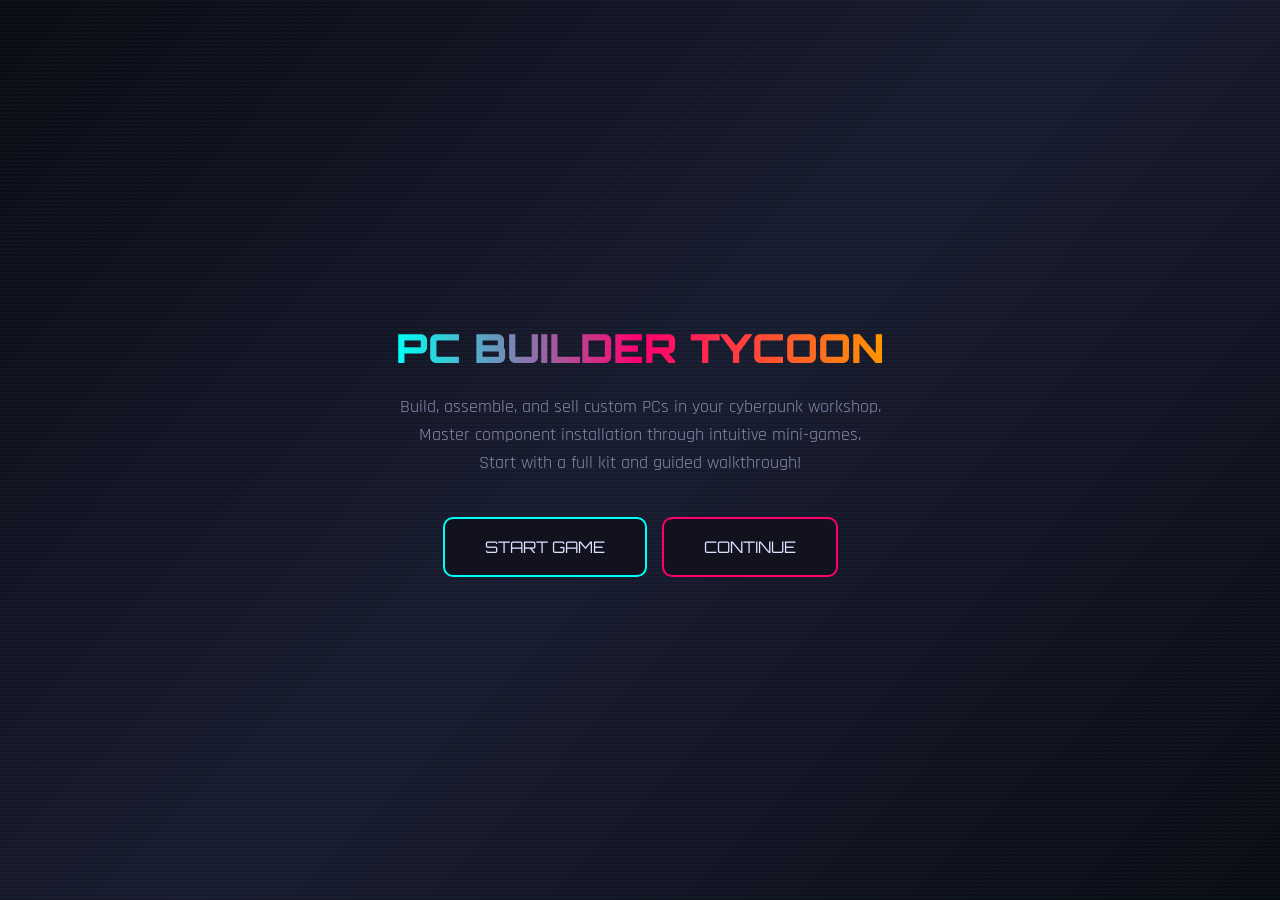
<file: pc-game.html>
<!DOCTYPE html>
<html lang="en">
<head>
<meta charset="UTF-8">
<meta name="viewport" content="width=device-width, initial-scale=1.0, maximum-scale=1.0, user-scalable=no">
<meta name="theme-color" content="#0a0a12">
<title>PC Builder Tycoon</title>
<link href="https://fonts.googleapis.com/css2?family=Orbitron:wght@400;700;900&family=Share+Tech+Mono&family=Rajdhani:wght@400;500;600&display=swap" rel="stylesheet">
<style>
:root {
  --bg-dark: #0a0a12; --bg-panel: #12121f; --bg-card: #1a1a2e;
  --neon-cyan: #00fff5; --neon-magenta: #ff006e; --neon-orange: #ff9500;
  --neon-green: #00ff88; --neon-yellow: #ffee00; --text-primary: #e0e0ff; --text-secondary: #8888aa;
  --border-glow: 0 0 10px var(--neon-cyan), 0 0 20px var(--neon-cyan);
  --scanline-opacity: 0.03; --transition-speed: 0.3s; --font-scale: 1; --tap-target: 44px;
}
:root.deuteranopia { --neon-cyan: #0088ff; --neon-magenta: #ff8800; --neon-orange: #ff8800; --neon-green: #00aaff; --neon-yellow: #ffaa00; --text-primary: #ffffff; --text-secondary: #bbbbbb; }
:root.protanopia { --neon-cyan: #9933ff; --neon-magenta: #ffcc00; --neon-orange: #ffcc00; --neon-green: #cc66ff; --neon-yellow: #ffee00; --text-primary: #ffffff; --text-secondary: #cccccc; }
:root.tritanopia { --neon-cyan: #00cccc; --neon-magenta: #ff6666; --neon-orange: #ff9966; --neon-green: #66ffcc; --neon-yellow: #ffff66; --text-primary: #ffffff; --text-secondary: #cccccc; }
:root.high-contrast { --bg-dark: #000000; --bg-panel: #111111; --bg-card: #222222; --neon-cyan: #ffffff; --neon-magenta: #ffff00; --neon-orange: #ffff00; --neon-green: #00ff00; --neon-yellow: #ffff00; --text-primary: #ffffff; --text-secondary: #cccccc; --border-glow: 0 0 0 3px #ffffff; --font-scale: 1.2; }
:root.reduced-motion, :root.reduced-motion * { animation-duration: 0.01ms !important; animation-iteration-count: 1 !important; transition-duration: 0.01ms !important; }
* { margin: 0; padding: 0; box-sizing: border-box; }
body { font-family: 'Rajdhani', sans-serif; background: var(--bg-dark); color: var(--text-primary); min-height: 100vh; overflow-x: hidden; font-size: calc(16px * var(--font-scale)); -webkit-tap-highlight-color: transparent; touch-action: manipulation; }
body::before { content: ''; position: fixed; top: 0; left: 0; right: 0; bottom: 0; background: repeating-linear-gradient(0deg, transparent, transparent 2px, rgba(0,255,245,var(--scanline-opacity)) 2px, rgba(0,255,245,var(--scanline-opacity)) 4px), linear-gradient(135deg, var(--bg-dark) 0%, var(--bg-card) 50%, var(--bg-dark) 100%); pointer-events: none; z-index: -1; }
#game-container { max-width: 1400px; margin: 0 auto; padding: 10px; padding-bottom: 80px; display: none; gap: 10px; }
.game-header { display: flex; justify-content: space-between; align-items: center; padding: 10px 15px; background: linear-gradient(135deg, var(--bg-panel), var(--bg-card)); border: 1px solid var(--neon-cyan); border-radius: 10px; box-shadow: var(--border-glow); flex-wrap: wrap; gap: 10px; }
.game-title { font-family: 'Orbitron', sans-serif; font-size: calc(1.2em * var(--font-scale)); font-weight: 900; background: linear-gradient(90deg, var(--neon-cyan), var(--neon-magenta)); -webkit-background-clip: text; -webkit-text-fill-color: transparent; }
.settings-btn { width: var(--tap-target); height: var(--tap-target); background: var(--bg-card); border: 2px solid var(--neon-cyan); border-radius: 8px; cursor: pointer; display: flex; align-items: center; justify-content: center; font-size: 1.2em; color: var(--neon-cyan); }
.settings-btn:hover { background: var(--neon-cyan); color: var(--bg-dark); }
.stats-bar { display: flex; gap: 15px; flex-wrap: wrap; }
.stat-item { display: flex; align-items: center; gap: 6px; font-family: 'Share Tech Mono', monospace; }
.stat-icon { font-size: 1.2em; }
.stat-label { color: var(--text-secondary); font-size: 0.75em; }
.stat-value { font-size: 1em; color: var(--neon-cyan); }
.stat-value.money { color: var(--neon-green); }
.stat-value.rep { color: var(--neon-orange); }
.desktop-nav { display: flex; gap: 5px; padding: 8px; background: var(--bg-panel); border-radius: 10px; overflow-x: auto; }
.nav-tab { padding: 10px 15px; background: var(--bg-card); border: 1px solid rgba(0,255,245,0.2); border-radius: 8px; cursor: pointer; font-family: 'Orbitron', sans-serif; font-size: 0.75em; color: var(--text-secondary); transition: all var(--transition-speed); white-space: nowrap; min-height: var(--tap-target); display: flex; align-items: center; justify-content: center; }
.nav-tab:hover, .nav-tab.active { border-color: var(--neon-cyan); color: var(--neon-cyan); }
.nav-tab.active { background: linear-gradient(135deg, rgba(0,255,245,0.2), rgba(255,0,110,0.2)); }
.mobile-nav { display: none; position: fixed; bottom: 0; left: 0; right: 0; background: var(--bg-panel); border-top: 2px solid var(--neon-cyan); z-index: 100; padding: 5px; }
.mobile-nav-inner { display: flex; justify-content: space-around; max-width: 500px; margin: 0 auto; }
.mobile-nav-item { display: flex; flex-direction: column; align-items: center; padding: 8px 12px; background: none; border: none; color: var(--text-secondary); font-size: 1.5em; cursor: pointer; min-width: var(--tap-target); min-height: var(--tap-target); border-radius: 8px; }
.mobile-nav-item span { font-size: 0.6em; font-family: 'Orbitron', sans-serif; margin-top: 2px; }
.mobile-nav-item.active { color: var(--neon-cyan); background: rgba(0,255,245,0.1); }
.main-grid { display: grid; grid-template-columns: 1fr 300px; gap: 10px; }
.panel { background: linear-gradient(180deg, var(--bg-panel), var(--bg-card)); border: 1px solid rgba(0,255,245,0.2); border-radius: 12px; padding: 15px; box-shadow: 0 4px 20px rgba(0,0,0,0.5); }
.section-title { font-family: 'Orbitron', sans-serif; font-size: calc(0.95em * var(--font-scale)); color: var(--neon-cyan); margin-bottom: 12px; padding-bottom: 8px; border-bottom: 1px solid rgba(0,255,245,0.3); display: flex; align-items: center; gap: 8px; }
.section-title::before { content: '//'; color: var(--neon-magenta); }
.component-grid { display: grid; grid-template-columns: repeat(auto-fill, minmax(160px, 1fr)); gap: 10px; margin-top: 10px; }
.component-card { background: var(--bg-dark); border: 1px solid rgba(255,255,255,0.1); border-radius: 10px; padding: 12px; cursor: pointer; transition: all var(--transition-speed); position: relative; min-height: var(--tap-target); }
.component-card:hover { border-color: var(--neon-cyan); transform: translateY(-2px); }
.component-card:active { transform: scale(0.98); }
.component-card.selected { border-color: var(--neon-green); box-shadow: 0 0 20px rgba(0,255,136,0.3); }
.component-card.disabled { opacity: 0.4; cursor: not-allowed; }
.component-icon { font-size: 1.8em; margin-bottom: 6px; }
.component-name { font-family: 'Orbitron', sans-serif; font-size: 0.8em; margin-bottom: 4px; }
.component-specs { font-size: 0.75em; color: var(--text-secondary); margin-bottom: 6px; }
.component-price { font-family: 'Share Tech Mono', monospace; color: var(--neon-green); font-size: 1em; }
.component-tier { position: absolute; top: 8px; right: 8px; font-size: 0.6em; padding: 2px 6px; border-radius: 4px; font-weight: bold; }
.tier-budget { background: #444; color: #aaa; }
.tier-mid { background: #1a5; color: #fff; }
.tier-high { background: #05a; color: #fff; }
.tier-extreme { background: linear-gradient(135deg, #a05, #50a); color: #fff; }
.category-tabs { display: flex; gap: 6px; margin-bottom: 12px; flex-wrap: wrap; }
.cat-tab { padding: 8px 12px; background: var(--bg-dark); border: 1px solid rgba(255,255,255,0.1); border-radius: 6px; cursor: pointer; font-size: 0.8em; min-height: var(--tap-target); display: flex; align-items: center; }
.cat-tab:hover, .cat-tab.active { border-color: var(--neon-cyan); color: var(--neon-cyan); }
.cat-tab.active { background: rgba(0,255,245,0.15); }
.btn { padding: 10px 18px; border: none; border-radius: 8px; cursor: pointer; font-family: 'Orbitron', sans-serif; font-size: 0.8em; transition: all var(--transition-speed); text-transform: uppercase; letter-spacing: 1px; min-height: var(--tap-target); display: inline-flex; align-items: center; justify-content: center; gap: 6px; }
.btn-primary { background: linear-gradient(135deg, var(--neon-cyan), #0099aa); color: var(--bg-dark); font-weight: bold; }
.btn-primary:hover { box-shadow: 0 0 20px var(--neon-cyan); }
.btn-primary:active { transform: scale(0.96); }
.btn-secondary { background: var(--bg-card); color: var(--text-primary); border: 1px solid rgba(255,255,255,0.2); }
.btn-secondary:hover { border-color: var(--neon-cyan); }
.btn-success { background: linear-gradient(135deg, var(--neon-green), #00aa55); color: var(--bg-dark); }
.btn:disabled { opacity: 0.4; cursor: not-allowed; }
.btn-block { width: 100%; }
.side-panel { position: sticky; top: 10px; height: fit-content; }
.build-item { display: flex; justify-content: space-between; align-items: center; padding: 8px; background: var(--bg-dark); border-radius: 6px; margin-bottom: 6px; border-left: 3px solid transparent; min-height: var(--tap-target); }
.build-item.complete { border-left-color: var(--neon-green); }
.build-item.active { border-left-color: var(--neon-cyan); background: rgba(0,255,245,0.05); }
.status-ok { color: var(--neon-green); }
.status-pending { color: var(--neon-orange); }
.price-summary { margin: 12px 0; padding: 12px; background: var(--bg-dark); border-radius: 8px; }
.price-row { display: flex; justify-content: space-between; padding: 6px 0; border-bottom: 1px solid rgba(255,255,255,0.05); font-family: 'Share Tech Mono', monospace; font-size: 0.9em; }
.price-row.total { border-bottom: none; font-size: 1.1em; color: var(--neon-green); padding-top: 10px; margin-top: 5px; border-top: 2px solid var(--neon-cyan); }
.contract-card { background: var(--bg-dark); border: 1px solid rgba(255,255,255,0.1); border-radius: 10px; padding: 12px; margin-bottom: 10px; position: relative; overflow: hidden; }
.contract-card::after { content: ''; position: absolute; top: 0; right: 0; width: 4px; height: 100%; }
.contract-easy::after { background: var(--neon-green); }
.contract-medium::after { background: var(--neon-orange); }
.contract-hard::after { background: var(--neon-magenta); }
.contract-header { font-family: 'Orbitron', sans-serif; font-size: 0.9em; color: var(--neon-cyan); margin-bottom: 6px; }
.contract-desc { font-size: 0.8em; color: var(--text-secondary); margin-bottom: 8px; }
.contract-req { font-size: 0.75em; padding: 4px 8px; background: rgba(255,255,255,0.05); border-radius: 4px; margin-bottom: 4px; display: flex; justify-content: space-between; }
.contract-reward { font-family: 'Share Tech Mono', monospace; color: var(--neon-green); margin: 8px 0; }
.pc-card { background: var(--bg-dark); border: 1px solid rgba(0,255,245,0.3); border-radius: 10px; padding: 12px; margin-bottom: 10px; }
.pc-name { font-family: 'Orbitron', sans-serif; color: var(--neon-cyan); margin-bottom: 6px; }
.pc-stats { display: flex; gap: 8px; flex-wrap: wrap; margin-bottom: 8px; }
.pc-stat { font-size: 0.75em; padding: 3px 6px; background: rgba(255,255,255,0.05); border-radius: 4px; }
.pc-stat-value { font-family: 'Share Tech Mono', monospace; color: var(--neon-green); }
.customer-card { background: linear-gradient(135deg, var(--bg-dark), rgba(255,0,110,0.1)); border: 1px solid rgba(255,0,110,0.3); border-radius: 10px; padding: 15px; text-align: center; }
.customer-avatar { font-size: 2.5em; margin-bottom: 8px; }
.customer-budget { font-family: 'Share Tech Mono', monospace; color: var(--neon-green); }
.patience-bar { height: 8px; background: var(--bg-dark); border-radius: 4px; overflow: hidden; }
.patience-fill { height: 100%; background: linear-gradient(90deg, var(--neon-green), var(--neon-yellow), var(--neon-magenta)); transition: width 0.5s; }
.modal-overlay { position: fixed; top: 0; left: 0; right: 0; bottom: 0; background: rgba(0,0,0,0.9); display: none; justify-content: center; align-items: center; z-index: 1000; padding: 15px; backdrop-filter: blur(8px); }
.modal-overlay.show { display: flex; }
.modal { background: var(--bg-panel); border: 2px solid var(--neon-cyan); border-radius: 15px; padding: 25px; max-width: 650px; width: 100%; max-height: 90vh; overflow-y: auto; box-shadow: 0 0 60px rgba(0,255,245,0.4); }
.modal-title { font-family: 'Orbitron', sans-serif; color: var(--neon-cyan); margin-bottom: 20px; text-align: center; font-size: 1.3em; }
.settings-modal { max-width: 450px; }
.settings-group { margin-bottom: 20px; }
.settings-label { font-family: 'Orbitron', sans-serif; font-size: 0.9em; color: var(--neon-cyan); margin-bottom: 10px; display: block; }
.settings-options { display: flex; flex-wrap: wrap; gap: 8px; }
.settings-option { padding: 10px 15px; background: var(--bg-dark); border: 2px solid rgba(255,255,255,0.1); border-radius: 8px; cursor: pointer; font-size: 0.85em; color: var(--text-primary); min-height: var(--tap-target); display: flex; align-items: center; }
.settings-option:hover { border-color: var(--neon-cyan); }
.settings-option.active { border-color: var(--neon-cyan); background: rgba(0,255,245,0.15); color: var(--neon-cyan); }
.minigame-area { background: var(--bg-dark); border: 2px solid var(--neon-cyan); border-radius: 12px; padding: 25px; min-height: 350px; position: relative; }
.minigame-header { text-align: center; margin-bottom: 20px; }
.minigame-title { font-family: 'Orbitron', sans-serif; color: var(--neon-cyan); font-size: 1.2em; margin-bottom: 10px; }
.minigame-desc { color: var(--text-secondary); font-size: 0.9em; line-height: 1.5; }
.minigame-instruction { background: rgba(0,255,245,0.1); border: 1px solid var(--neon-cyan); border-radius: 8px; padding: 12px 15px; margin-bottom: 20px; font-size: 0.9em; text-align: center; }
.minigame-instruction strong { color: var(--neon-cyan); }
.thermal-paste-area { width: 180px; height: 180px; background: linear-gradient(135deg, #333, #222); border: 3px solid #555; border-radius: 50%; margin: 15px auto; position: relative; cursor: crosshair; display: flex; align-items: center; justify-content: center; }
.thermal-paste-area::after { content: 'SOCKET'; color: #555; font-family: 'Orbitron', sans-serif; font-size: 0.9em; }
.thermal-swatch { position: absolute; width: 35px; height: 35px; background: radial-gradient(circle, rgba(100,200,255,0.7), rgba(50,150,200,0.5)); border-radius: 50%; transform: translate(-50%, -50%); pointer-events: none; box-shadow: 0 0 10px rgba(100,200,255,0.5); }
.paste-meter { width: 100%; max-width: 300px; height: 20px; background: var(--bg-panel); border-radius: 10px; overflow: hidden; margin: 15px auto; position: relative; border: 1px solid #444; }
.paste-meter-fill { height: 100%; background: linear-gradient(90deg, var(--neon-magenta), var(--neon-yellow), var(--neon-green)); transition: width 0.15s; }
.paste-meter-zone { position: absolute; top: 0; height: 100%; background: rgba(0,255,136,0.2); border-left: 2px solid var(--neon-green); border-right: 2px solid var(--neon-green); }
.paste-meter-label { position: absolute; bottom: -20px; font-size: 0.7em; color: var(--text-secondary); }
.cpu-socket { width: 110px; height: 110px; background: linear-gradient(135deg, #2a2a3a, #1a1a2a); border: 3px solid #666; border-radius: 8px; margin: 15px auto; display: flex; align-items: center; justify-content: center; position: relative; }
.cpu-socket::before { content: ''; position: absolute; top: 10px; left: 10px; right: 10px; bottom: 10px; border: 1px dashed #444; border-radius: 4px; }
.cpu-chip { width: 80px; height: 80px; background: linear-gradient(135deg, #5a5a7a, #3a3a5a); border: 2px solid #888; border-radius: 4px; display: flex; align-items: center; justify-content: center; font-family: 'Share Tech Mono', monospace; font-size: 0.75em; color: var(--neon-cyan); cursor: grab; touch-action: none; user-select: none; }
.cpu-chip.placed { cursor: default; position: absolute; top: 50%; left: 50%; transform: translate(-50%, -50%); border-color: var(--neon-green); box-shadow: 0 0 15px rgba(0,255,136,0.5); }
.ram-game-board { background: var(--bg-panel); border-radius: 12px; padding: 20px; }
.ram-sequence-display { display: flex; gap: 12px; justify-content: center; margin-bottom: 20px; }
.ram-seq-box { width: 50px; height: 50px; background: var(--bg-dark); border: 3px solid var(--neon-cyan); border-radius: 10px; display: flex; align-items: center; justify-content: center; font-family: 'Orbitron', sans-serif; font-size: 1.4em; color: var(--neon-cyan); }
.ram-seq-box.done { border-color: var(--neon-green); color: var(--neon-green); background: rgba(0,255,136,0.1); }
.ram-seq-box.next { animation: pulse-border 1s infinite; }
@keyframes pulse-border { 0%, 100% { border-color: var(--neon-cyan); } 50% { border-color: var(--neon-yellow); } }
.ram-slots-row { display: flex; gap: 15px; justify-content: center; flex-wrap: wrap; margin-bottom: 15px; }
.ram-slot { width: 55px; height: 110px; background: linear-gradient(180deg, #252535, #353545); border: 2px solid #555; border-radius: 6px; display: flex; flex-direction: column; align-items: center; padding-top: 10px; gap: 5px; position: relative; cursor: pointer; transition: all 0.2s; }
.ram-slot:hover { border-color: var(--neon-cyan); transform: scale(1.05); }
.ram-slot.filled { border-color: var(--neon-green); background: rgba(0,255,136,0.1); cursor: default; }
.ram-slot.wrong { border-color: var(--neon-magenta); animation: shake 0.3s; }
@keyframes shake { 0%, 100% { transform: translateX(0); } 25% { transform: translateX(-5px); } 75% { transform: translateX(5px); } }
.ram-slot-num { font-size: 0.9em; color: #666; }
.ram-stick-graphic { width: 45px; height: 70px; background: linear-gradient(180deg, #4a6a4a, #3a5a3a); border-radius: 4px; display: flex; align-items: center; justify-content: center; font-size: 0.6em; color: #8f8; }
.gpu-card-display { width: 200px; height: 70px; background: linear-gradient(135deg, #3a3a4a, #4a4a5a); border: 2px solid #777; border-radius: 8px; margin: 15px auto; display: flex; align-items: center; justify-content: center; font-family: 'Share Tech Mono', monospace; color: var(--neon-cyan); position: relative; }
.gpu-connector { position: absolute; bottom: -2px; left: 50%; transform: translateX(-50%); width: 100px; height: 8px; background: linear-gradient(180deg, #666, #444); border-radius: 2px; }
.insert-progress { width: 100%; max-width: 350px; height: 30px; background: var(--bg-panel); border-radius: 15px; margin: 20px auto; overflow: hidden; position: relative; border: 2px solid #444; }
.insert-progress-fill { height: 100%; background: linear-gradient(90deg, var(--neon-cyan), var(--neon-green)); transition: width 0.1s; }
.insert-progress-label { position: absolute; top: 50%; left: 50%; transform: translate(-50%, -50%); font-family: 'Orbitron', sans-serif; font-size: 0.8em; color: var(--text-primary); text-shadow: 0 0 5px #000; }
.hold-button { width: 200px; height: 60px; background: linear-gradient(135deg, var(--neon-cyan), #0099aa); border: none; border-radius: 10px; color: var(--bg-dark); font-family: 'Orbitron', sans-serif; font-size: 1em; cursor: pointer; margin: 10px auto; display: block; transition: all 0.2s; }
.hold-button:hover { box-shadow: 0 0 25px var(--neon-cyan); transform: scale(1.02); }
.hold-button:active { transform: scale(0.98); background: var(--neon-green); }
.hold-button:disabled { background: #555; cursor: not-allowed; }
.cooling-diagram { display: flex; gap: 20px; justify-content: center; flex-wrap: wrap; margin: 20px 0; }
.cooling-node { width: 80px; height: 80px; background: var(--bg-dark); border: 3px solid #555; border-radius: 50%; display: flex; flex-direction: column; align-items: center; justify-content: center; font-size: 1.8em; cursor: pointer; transition: all 0.2s; position: relative; }
.cooling-node:hover { border-color: var(--neon-cyan); transform: scale(1.1); }
.cooling-node.selected { border-color: var(--neon-yellow); box-shadow: 0 0 20px var(--neon-yellow); }
.cooling-node.connected { border-color: var(--neon-green); background: rgba(0,255,136,0.2); }
.cooling-node.connected::after { content: '✓'; position: absolute; top: -5px; right: -5px; font-size: 0.8em; color: var(--neon-green); }
.cooling-node span { font-size: 0.6em; color: var(--text-secondary); margin-top: 2px; }
.cooling-flow { display: flex; align-items: center; justify-content: center; gap: 10px; margin: 15px 0; }
.flow-arrow { font-size: 1.5em; color: var(--neon-cyan); }
.flow-step { padding: 8px 15px; background: var(--bg-dark); border-radius: 6px; font-size: 1.2em; }
.flow-step.done { background: var(--neon-green); color: var(--bg-dark); }
.flow-step.next { border: 2px solid var(--neon-cyan); animation: pulse-border 1s infinite; }
.cable-manager { display: grid; grid-template-columns: 1fr 1fr; gap: 20px; max-width: 500px; margin: 0 auto; }
.cable-section-title { text-align: center; font-family: 'Orbitron', sans-serif; color: var(--neon-cyan); margin-bottom: 10px; font-size: 0.9em; }
.cable-list { display: flex; flex-direction: column; gap: 10px; }
.cable-btn-item { padding: 12px 15px; background: var(--bg-card); border: 2px solid var(--neon-orange); border-radius: 8px; cursor: pointer; font-family: 'Share Tech Mono', monospace; text-align: center; transition: all 0.2s; }
.cable-btn-item:hover { background: rgba(255,149,0,0.2); }
.cable-btn-item.selected { background: var(--neon-orange); color: var(--bg-dark); }
.cable-btn-item.used { opacity: 0.4; cursor: not-allowed; border-color: #555; }
.port-grid { display: grid; grid-template-columns: repeat(2, 1fr); gap: 10px; }
.port-item { padding: 15px; background: var(--bg-dark); border: 2px solid #555; border-radius: 8px; text-align: center; cursor: pointer; transition: all 0.2s; min-height: 70px; display: flex; flex-direction: column; align-items: center; justify-content: center; }
.port-item:hover { border-color: var(--neon-cyan); }
.port-item.matched { border-color: var(--neon-green); background: rgba(0,255,136,0.15); }
.port-item.wrong { border-color: var(--neon-magenta); animation: shake 0.3s; }
.port-icon { font-size: 1.5em; margin-bottom: 5px; }
.port-label { font-size: 0.75em; color: var(--text-secondary); }
.quality-display { text-align: center; margin-top: 15px; }
.quality-bar { width: 100%; max-width: 300px; height: 18px; background: var(--bg-panel); border-radius: 9px; margin: 0 auto; overflow: hidden; }
.quality-fill { height: 100%; background: linear-gradient(90deg, var(--neon-magenta), var(--neon-yellow), var(--neon-green)); transition: width 0.5s; }
.quality-text { font-family: 'Share Tech Mono', monospace; color: var(--text-secondary); margin-top: 5px; font-size: 0.85em; }
.success-overlay { position: fixed; top: 0; left: 0; right: 0; bottom: 0; background: rgba(0,255,136,0.15); display: none; justify-content: center; align-items: center; z-index: 2000; }
.success-overlay.show { display: flex; }
.success-text { font-family: 'Orbitron', sans-serif; font-size: 2.5em; color: var(--neon-green); text-shadow: 0 0 40px var(--neon-green); animation: success-pulse 0.5s ease; }
@keyframes success-pulse { 0% { transform: scale(0.5); opacity: 0; } 50% { transform: scale(1.2); } 100% { transform: scale(1); opacity: 1; } }
.notification { position: fixed; bottom: 100px; left: 15px; right: 15px; padding: 12px 18px; background: var(--bg-panel); border: 1px solid var(--neon-cyan); border-radius: 10px; font-family: 'Share Tech Mono', monospace; z-index: 3000; text-align: center; max-width: 400px; margin: 0 auto; }
.notification.success { border-color: var(--neon-green); }
.notification.error { border-color: var(--neon-magenta); }
.notification.warning { border-color: var(--neon-orange); }
.tutorial-overlay { position: fixed; top: 0; left: 0; right: 0; bottom: 0; background: rgba(0,0,0,0.95); display: none; justify-content: center; align-items: center; z-index: 1500; padding: 20px; }
.tutorial-overlay.show { display: flex; }
.tutorial-panel { background: var(--bg-panel); border: 3px solid var(--neon-cyan); border-radius: 15px; padding: 30px; max-width: 600px; width: 100%; box-shadow: 0 0 60px rgba(0,255,245,0.3); }
.tutorial-step-indicator { display: flex; gap: 8px; justify-content: center; margin-bottom: 20px; }
.tutorial-step-dot { width: 12px; height: 12px; border-radius: 50%; background: var(--bg-dark); border: 2px solid var(--text-secondary); }
.tutorial-step-dot.active { background: var(--neon-cyan); border-color: var(--neon-cyan); box-shadow: 0 0 10px var(--neon-cyan); }
.tutorial-step-dot.complete { background: var(--neon-green); border-color: var(--neon-green); }
.tutorial-header { text-align: center; margin-bottom: 25px; }
.tutorial-step-num { font-family: 'Orbitron', sans-serif; color: var(--neon-magenta); font-size: 0.9em; margin-bottom: 5px; }
.tutorial-title { font-family: 'Orbitron', sans-serif; color: var(--neon-cyan); font-size: 1.4em; margin-bottom: 10px; }
.tutorial-body { background: var(--bg-dark); border-radius: 10px; padding: 20px; margin-bottom: 20px; }
.tutorial-text { color: var(--text-secondary); line-height: 1.6; font-size: 0.95em; margin-bottom: 15px; }
.tutorial-highlight { color: var(--neon-cyan); font-weight: bold; }
.tutorial-item { display: flex; align-items: flex-start; gap: 12px; padding: 10px 0; border-bottom: 1px solid rgba(255,255,255,0.05); }
.tutorial-item:last-child { border-bottom: none; }
.tutorial-item-icon { font-size: 1.3em; min-width: 30px; text-align: center; }
.tutorial-item-text { font-size: 0.9em; line-height: 1.4; }
.tutorial-tip { background: rgba(0,255,245,0.1); border-left: 4px solid var(--neon-cyan); padding: 12px 15px; margin: 15px 0; border-radius: 0 8px 8px 0; }
.tutorial-tip-icon { color: var(--neon-yellow); font-size: 1.1em; margin-right: 8px; }
.tutorial-tip-text { color: var(--neon-cyan); font-size: 0.85em; }
.tutorial-nav { display: flex; gap: 12px; justify-content: center; flex-wrap: wrap; }
.start-screen { display: flex; flex-direction: column; align-items: center; justify-content: center; min-height: 100vh; text-align: center; padding: 20px; }
.start-title { font-family: 'Orbitron', sans-serif; font-size: calc(2.5em * var(--font-scale)); font-weight: 900; background: linear-gradient(90deg, var(--neon-cyan), var(--neon-magenta), var(--neon-orange)); -webkit-background-clip: text; -webkit-text-fill-color: transparent; margin-bottom: 20px; }
.start-subtitle { font-size: 1.1em; color: var(--text-secondary); margin-bottom: 40px; max-width: 600px; line-height: 1.6; }
.start-buttons { display: flex; gap: 15px; flex-wrap: wrap; justify-content: center; }
.start-btn { padding: 18px 40px; background: var(--bg-panel); border: 2px solid var(--neon-cyan); border-radius: 10px; cursor: pointer; font-family: 'Orbitron', sans-serif; font-size: 1em; color: var(--text-primary); transition: all var(--transition-speed); min-height: var(--tap-target); }
.start-btn:hover { background: var(--neon-cyan); color: var(--bg-dark); box-shadow: 0 0 30px var(--neon-cyan); }
.start-btn.secondary { border-color: var(--neon-magenta); }
.starter-kit-panel { background: linear-gradient(135deg, rgba(0,255,136,0.15), rgba(0,255,245,0.15)); border: 2px solid var(--neon-green); border-radius: 12px; padding: 20px; margin-bottom: 15px; text-align: center; }
.starter-kit-title { font-family: 'Orbitron', sans-serif; color: var(--neon-green); font-size: 1.2em; margin-bottom: 10px; }
.starter-kit-desc { color: var(--text-secondary); font-size: 0.9em; margin-bottom: 15px; }
.starter-kit-grid { display: grid; grid-template-columns: repeat(auto-fit, minmax(120px, 1fr)); gap: 10px; margin-bottom: 15px; }
.starter-kit-item { background: var(--bg-dark); padding: 12px; border-radius: 8px; text-align: center; }
.starter-kit-item-icon { font-size: 1.8em; margin-bottom: 5px; }
.starter-kit-item-name { font-size: 0.8em; color: var(--neon-cyan); }
.starter-kit-item-value { font-size: 0.75em; color: var(--neon-green); font-family: 'Share Tech Mono', monospace; }
.workshop-queue { display: flex; gap: 8px; flex-wrap: wrap; margin-bottom: 12px; }
.workshop-item { padding: 8px 12px; background: var(--bg-dark); border: 1px solid rgba(0,255,245,0.3); border-radius: 6px; font-size: 0.8em; min-height: var(--tap-target); display: flex; align-items: center; }
.workshop-item.active { background: var(--neon-cyan); color: var(--bg-dark); }
.use-pc-screen { background: var(--bg-dark); border: 2px solid var(--neon-cyan); border-radius: 12px; padding: 15px; }
.bench-progress { width: 100%; height: 20px; background: var(--bg-panel); border-radius: 5px; overflow: hidden; margin: 12px 0; }
.bench-fill { height: 100%; background: linear-gradient(90deg, var(--neon-cyan), var(--neon-green)); transition: width 0.1s; }
.bench-cycles { display: flex; gap: 12px; justify-content: center; flex-wrap: wrap; margin: 15px 0; }
.cycle-circle { width: 50px; height: 50px; border: 3px solid var(--bg-dark); border-radius: 50%; display: flex; align-items: center; justify-content: center; font-family: 'Share Tech Mono', monospace; }
.cycle-circle.active { border-color: var(--neon-cyan); box-shadow: 0 0 15px var(--neon-cyan); color: var(--neon-cyan); }
.cycle-circle.complete { border-color: var(--neon-green); background: rgba(0,255,136,0.2); color: var(--neon-green); }
.task-buttons { display: flex; gap: 8px; justify-content: center; flex-wrap: wrap; margin-top: 12px; }
.task-btn { padding: 12px 18px; background: var(--bg-card); border: 2px solid var(--neon-cyan); border-radius: 8px; cursor: pointer; font-family: 'Orbitron', sans-serif; font-size: 0.8em; min-height: var(--tap-target); }
.task-btn span { font-size: 0.7em; font-weight: normal; display: block; }
@media (max-width: 768px) {
  .main-grid { grid-template-columns: 1fr; }
  .desktop-nav { display: none; }
  .mobile-nav { display: block; }
  #game-container { padding-bottom: 90px; }
  .component-grid { grid-template-columns: repeat(auto-fill, minmax(140px, 1fr)); }
  .side-panel { display: none; }
  .game-header { flex-direction: column; }
  .game-title { text-align: center; }
  .stats-bar { justify-content: space-around; }
  .cable-manager { grid-template-columns: 1fr; }
  .start-title { font-size: 1.8em; }
  .minigame-area { padding: 15px; }
}
.hidden { display: none !important; }
</style>
</head>
<body>

<div id="start-screen" class="start-screen">
  <div class="start-title">PC BUILDER TYCOON</div>
  <div class="start-subtitle">
    Build, assemble, and sell custom PCs in your cyberpunk workshop.<br>
    Master component installation through intuitive mini-games.<br>
    Start with a full kit and guided walkthrough!
  </div>
  <div class="start-buttons">
    <button class="start-btn" id="btn-new-game">START GAME</button>
    <button class="start-btn secondary" id="btn-continue">CONTINUE</button>
  </div>
</div>

<div id="game-container">
  <header class="game-header">
    <div class="game-title">PC BUILDER TYCOON</div>
    <div class="stats-bar">
      <div class="stat-item"><span class="stat-icon">💰</span><div><div class="stat-label">CASH</div><div class="stat-value money" id="money-display">$1500</div></div></div>
      <div class="stat-item"><span class="stat-icon">⭐</span><div><div class="stat-label">REP</div><div class="stat-value rep" id="rep-display">5</div></div></div>
      <div class="stat-item"><span class="stat-icon">🏆</span><div><div class="stat-label">BUILT</div><div class="stat-value" id="built-display">0</div></div></div>
      <div class="stat-item"><span class="stat-icon">📅</span><div><div class="stat-label">DAY</div><div class="stat-value" id="day-display">1</div></div></div>
    </div>
    <button class="settings-btn" id="settings-btn" aria-label="Settings">⚙️</button>
  </header>

  <nav class="desktop-nav">
    <div class="nav-tab active" data-tab="shop">🛒 SHOP</div>
    <div class="nav-tab" data-tab="workshop">🔧 WORKSHOP</div>
    <div class="nav-tab" data-tab="contracts">📋 CONTRACTS</div>
    <div class="nav-tab" data-tab="inventory">📦 INVENTORY</div>
    <div class="nav-tab" data-tab="sales">💵 SALES</div>
    <div class="nav-tab" data-tab="use">🖥️ USE PC</div>
  </nav>

  <nav class="mobile-nav">
    <div class="mobile-nav-inner">
      <button class="mobile-nav-item active" data-tab="shop"><span>🛒</span><span>SHOP</span></button>
      <button class="mobile-nav-item" data-tab="workshop"><span>🔧</span><span>WORK</span></button>
      <button class="mobile-nav-item" data-tab="contracts"><span>📋</span><span>JOBS</span></button>
      <button class="mobile-nav-item" data-tab="inventory"><span>📦</span><span>STOCK</span></button>
      <button class="mobile-nav-item" data-tab="sales"><span>💵</span><span>SELL</span></button>
      <button class="mobile-nav-item" data-tab="use"><span>🖥️</span><span>USE</span></button>
    </div>
  </nav>

  <div class="main-grid">
    <main id="main-content"></main>
    <aside class="side-panel" id="side-panel"></aside>
  </div>
</div>

<div id="tutorial-overlay" class="tutorial-overlay">
  <div class="tutorial-panel" id="tutorial-panel"></div>
</div>

<div id="modal-container" class="modal-overlay">
  <div class="modal" id="modal-content"></div>
</div>

<div id="success-overlay" class="success-overlay">
  <div class="success-text" id="success-text">SUCCESS!</div>
</div>

<script>
const GameState = {
  money: 1500, reputation: 5, day: 1, buildsCompleted: 0, currentBuild: null,
  inventory: { components: [], pcs: [] }, contracts: [], activeContract: null, customer: null,
  tutorial: true, tutorialStep: 0, starterKitUsed: false, inTutorialBuild: false,
  settings: { colorblind: 'none', highContrast: false, reducedMotion: false }
};

const TUTORIAL_STEPS = [
  {
    title: "Welcome, Builder!",
    content: "You've opened your own PC building shop with $1,500 and some reputation. Let's learn how to build amazing computers!",
    items: [
      { icon: "💰", text: "Start with $1,500 cash" },
      { icon: "⭐", text: "Begin with 5 reputation stars" },
      { icon: "🎁", text: "Claim a FREE Starter Kit with all basic components" },
      { icon: "📋", text: "Follow the guided tutorial to build your first PC" }
    ],
    tip: "The Starter Kit gives you everything needed for a basic build! Click 'Claim Kit' after this step."
  },
  {
    title: "Understanding Components",
    content: "Every PC needs 6 key components. Here's what each does:",
    items: [
      { icon: "🔲", text: "<strong>CPU</strong> - The brain. Fast CPUs handle more tasks." },
      { icon: "🎮", text: "<strong>GPU</strong> - Graphics card. Essential for gaming/design." },
      { icon: "📊", text: "<strong>RAM</strong> - Memory. More RAM = better multitasking." },
      { icon: "💿", text: "<strong>Storage</strong> - Where files go. SSDs are faster than HDDs." },
      { icon: "⚡", text: "<strong>PSU</strong> - Power supply. Must match your components." },
      { icon: "📦", text: "<strong>Case</strong> - Holds everything. Better cases look nicer!" }
    ],
    tip: "Component tiers: B = Budget, M = Mid-range, H = High-end, E = Extreme. Better tier = higher performance!"
  },
  {
    title: "How Mini-Games Work",
    content: "Building a PC is done through fun mini-games. Each tests a different skill:",
    items: [
      { icon: "🧊", text: "<strong>CPU</strong> - Tap to apply thermal paste, then drag chip into socket." },
      { icon: "📊", text: "<strong>RAM</strong> - Tap slots in the numbered order shown at top." },
      { icon: "🎮", text: "<strong>GPU</strong> - Hold the button steadily to insert the card." },
      { icon: "💧", text: "<strong>Cooling</strong> - Tap components in order: Pump → Radiator → Fans." },
      { icon: "⚡", text: "<strong>Cables</strong> - Tap a cable, then tap its matching port." }
    ],
    tip: "Higher quality in mini-games = higher PC quality = more money! Aim for 80%+ on each step."
  },
  {
    title: "Making Profit",
    content: "Three ways to earn money in PC Builder Tycoon:",
    items: [
      { icon: "💵", text: "<strong>Direct Sales</strong> - Find customers in SALES. They have budgets and patience bars." },
      { icon: "📋", text: "<strong>Contracts</strong> - Accept jobs in CONTRACTS. Meet the specs to earn guaranteed payment + bonuses." },
      { icon: "🖥️", text: "<strong>Use PC</strong> - Put completed PCs to work. Run renders, compilations, or gaming benchmarks for extra cash." }
    ],
    tip: "High-quality PCs sell for 25%+ more! Build carefully and reinvest profits into better components."
  },
  {
    title: "Your First Build",
    content: "Let's build a PC together! Here's what to do:",
    items: [
      { icon: "1️⃣", text: "Go to SHOP and select components (CPU, GPU, RAM, Storage, PSU, Case)" },
      { icon: "2️⃣", text: "Check the BUILD SUMMARY panel on the right" },
      { icon: "3️⃣", text: "Click START BUILD when ready" },
      { icon: "4️⃣", text: "Complete each mini-game. Click/drag/tap as instructed!" },
      { icon: "5️⃣", text: "Your completed PC goes to INVENTORY. Sell it or use it!" }
    ],
    tip: "Your Starter Kit components are pre-selected. Just add a CPU and GPU to start building!"
  }
];

const COMPONENTS = {
  cpu: [
    { id: 'celeron', name: 'Intel Celeron', icon: '🔲', specs: '2-Core 3.5GHz', tier: 'budget', price: 45, perf: 5 },
    { id: 'pentium', name: 'Intel Pentium', icon: '🔲', specs: '2-Core 3.7GHz', tier: 'budget', price: 75, perf: 8 },
    { id: 'i3-12100', name: 'Intel Core i3', icon: '📦', specs: '4-Core 3.3GHz', tier: 'mid', price: 120, perf: 15 },
    { id: 'ryzen-3-4100', name: 'AMD Ryzen 3', icon: '📦', specs: '4-Core 3.8GHz', tier: 'mid', price: 110, perf: 14 },
    { id: 'i5-12400', name: 'Intel Core i5', icon: '🧊', specs: '6-Core 2.5GHz', tier: 'high', price: 185, perf: 25 },
    { id: 'ryzen-5-5600', name: 'AMD Ryzen 5', icon: '🧊', specs: '6-Core 3.5GHz', tier: 'high', price: 170, perf: 28 },
    { id: 'i7-12700', name: 'Intel Core i7', icon: '🔥', specs: '12-Core 2.1GHz', tier: 'extreme', price: 320, perf: 42 },
    { id: 'ryzen-7-5800x', name: 'AMD Ryzen 7', icon: '🔥', specs: '8-Core 3.8GHz', tier: 'extreme', price: 299, perf: 45 }
  ],
  gpu: [
    { id: 'integrated', name: 'Intel UHD', icon: '🔲', specs: 'Integrated', tier: 'budget', price: 0, perf: 2 },
    { id: 'gt1030', name: 'NVIDIA GT 1030', icon: '🎮', specs: '2GB DDR5', tier: 'mid', price: 90, perf: 12 },
    { id: 'rx550', name: 'AMD RX 550', icon: '🎮', specs: '4GB GDDR5', tier: 'mid', price: 100, perf: 14 },
    { id: 'gtx1650', name: 'NVIDIA GTX 1650', icon: '🖼️', specs: '4GB GDDR6', tier: 'high', price: 220, perf: 28 },
    { id: 'rx580', name: 'AMD RX 580', icon: '🖼️', specs: '8GB GDDR5', tier: 'high', price: 240, perf: 30 },
    { id: 'rtx3060', name: 'NVIDIA RTX 3060', icon: '⚡', specs: '12GB GDDR6', tier: 'extreme', price: 400, perf: 48 },
    { id: 'rx6700xt', name: 'AMD RX 6700 XT', icon: '⚡', specs: '12GB GDDR6', tier: 'extreme', price: 380, perf: 50 },
    { id: 'rtx3080', name: 'NVIDIA RTX 3080', icon: '💥', specs: '10GB GDDR6X', tier: 'extreme', price: 750, perf: 70 }
  ],
  ram: [
    { id: '4gb-ddr4', name: '4GB DDR4', icon: '📊', specs: 'Single', tier: 'budget', price: 25, perf: 3 },
    { id: '8gb-ddr4', name: '8GB DDR4', icon: '📊', specs: 'Dual', tier: 'mid', price: 45, perf: 8 },
    { id: '16gb-ddr4', name: '16GB DDR4', icon: '📊', specs: 'Dual', tier: 'high', price: 85, perf: 18 },
    { id: '32gb-ddr4', name: '32GB DDR4', icon: '📊', specs: 'Quad', tier: 'extreme', price: 160, perf: 35 }
  ],
  storage: [
    { id: '500gb-hdd', name: '500GB HDD', icon: '💾', specs: '7200 RPM', tier: 'budget', price: 35, perf: 2 },
    { id: '1tb-hdd', name: '1TB HDD', icon: '💾', specs: '7200 RPM', tier: 'mid', price: 50, perf: 3 },
    { id: '256gb-ssd', name: '256GB SATA SSD', icon: '💿', specs: '550 MB/s', tier: 'mid', price: 40, perf: 10 },
    { id: '512gb-ssd', name: '512GB NVMe SSD', icon: '💿', specs: '3500 MB/s', tier: 'high', price: 65, perf: 18 },
    { id: '1tb-nvme', name: '1TB NVMe SSD', icon: '💿', specs: '5000 MB/s', tier: 'extreme', price: 120, perf: 25 },
    { id: '2tb-nvme', name: '2TB NVMe SSD', icon: '💿', specs: '7000 MB/s', tier: 'extreme', price: 200, perf: 35 }
  ],
  psu: [
    { id: '450w', name: '450W Bronze', icon: '⚡', specs: '80+ Bronze', tier: 'budget', price: 45, perf: 2 },
    { id: '550w', name: '550W Gold', icon: '⚡', specs: '80+ Gold', tier: 'mid', price: 75, perf: 5 },
    { id: '650w', name: '650W Gold', icon: '⚡', specs: '80+ Gold', tier: 'high', price: 95, perf: 8 },
    { id: '850w', name: '850W Platinum', icon: '⚡', specs: '80+ Platinum', tier: 'extreme', price: 150, perf: 12 },
    { id: '1000w', name: '1000W Gold', icon: '⚡', specs: '80+ Gold', tier: 'extreme', price: 180, perf: 15 }
  ],
  case: [
    { id: 'budget-case', name: 'Budget ATX', icon: '📦', specs: 'Basic', tier: 'budget', price: 40, perf: 1, style: 5 },
    { id: 'mid-case', name: 'Mid RGB', icon: '📦', specs: 'ARGB', tier: 'mid', price: 80, perf: 3, style: 15 },
    { id: 'premium-case', name: 'Premium Tower', icon: '🏠', specs: 'Dual Ch.', tier: 'high', price: 150, perf: 5, style: 30 },
    { id: 'custom-case', name: 'Custom Mod', icon: '🏆', specs: 'Showpiece', tier: 'extreme', price: 300, perf: 8, style: 50 }
  ],
  cooling: [
    { id: 'stock-cooler', name: 'Stock Cooler', icon: '🌀', specs: 'Basic', tier: 'budget', price: 0, perf: 0 },
    { id: 'air-cooler', name: 'Tower Cooler', icon: '🌀', specs: '120mm', tier: 'mid', price: 40, perf: 8 },
    { id: 'aio-240', name: '240mm AIO', icon: '💧', specs: 'Liquid', tier: 'high', price: 90, perf: 18 },
    { id: 'aio-360', name: '360mm AIO', icon: '💧', specs: 'Triple Rad', tier: 'extreme', price: 150, perf: 28 }
  ]
};

const CONTRACT_TEMPLATES = [
  { name: 'Home Office PC', desc: 'Local accountant needs reliable office machine', easy: true, rewards: { cpu: 10, gpu: 5, ram: 8, storage: 6 }, baseReward: 350, deadline: 5 },
  { name: 'Gaming Rig', desc: 'Parents want gaming PC for birthday', easy: true, rewards: { cpu: 18, gpu: 30, ram: 14, storage: 12 }, baseReward: 600, deadline: 7 },
  { name: 'Streaming Workstation', desc: 'Twitch streamer needs multitasking beast', medium: true, rewards: { cpu: 28, gpu: 45, ram: 25, storage: 22 }, baseReward: 850, deadline: 10 },
  { name: 'Small Business Server', desc: 'Startup needs compact server', medium: true, rewards: { cpu: 25, gpu: 10, ram: 35, storage: 40 }, baseReward: 700, deadline: 8 },
  { name: '3D Rendering Machine', desc: 'Architect needs rendering powerhouse', hard: true, rewards: { cpu: 40, gpu: 65, ram: 40, storage: 30 }, baseReward: 1200, deadline: 14 },
  { name: 'Video Editing Suite', desc: 'YouTube creator needs fast renders', hard: true, rewards: { cpu: 35, gpu: 55, ram: 35, storage: 45 }, baseReward: 1100, deadline: 12 },
  { name: 'Ultimate Gaming Build', desc: 'Wealthy gamer wants the best', extreme: true, rewards: { cpu: 50, gpu: 75, ram: 50, storage: 50 }, baseReward: 2000, deadline: 14 }
];

const CUSTOMER_NAMES = ['Alex Chen', 'Jordan Smith', 'Sam Williams', 'Taylor Brown', 'Casey Jones', 'Riley Davis', 'Morgan Lee', 'Quinn Taylor'];
const CUSTOMER_AVATARS = ['👨‍💼', '👩‍💻', '🧑‍🎨', '👨‍🔧', '👩‍🏫', '🧑‍💻', '👨‍💻', '👩‍🔬'];

let currentTab = 'shop';
let currentCategory = 'cpu';
let selectedComponents = {};
let miniGameState = null;
let gpuInterval = null;
let customerTimer = null;
let benchTimer = null;

function applySettings() {
  const root = document.documentElement;
  root.classList.remove('deuteranopia', 'protanopia', 'tritanopia', 'high-contrast', 'reduced-motion');
  if (GameState.settings.colorblind !== 'none') root.classList.add(GameState.settings.colorblind);
  if (GameState.settings.highContrast) root.classList.add('high-contrast');
  if (GameState.settings.reducedMotion) root.classList.add('reduced-motion');
}

function showSettingsModal() {
  openModal(`<div class="settings-modal"><div class="modal-title">⚙️ SETTINGS</div>
    <div class="settings-group"><label class="settings-label">COLORBLIND MODE</label>
      <div class="settings-options">
        <button class="settings-option ${GameState.settings.colorblind === 'none' ? 'active' : ''}" onclick="setColorblind('none')">None</button>
        <button class="settings-option ${GameState.settings.colorblind === 'deuteranopia' ? 'active' : ''}" onclick="setColorblind('deuteranopia')">Deuteranopia</button>
        <button class="settings-option ${GameState.settings.colorblind === 'protanopia' ? 'active' : ''}" onclick="setColorblind('protanopia')">Protanopia</button>
        <button class="settings-option ${GameState.settings.colorblind === 'tritanopia' ? 'active' : ''}" onclick="setColorblind('tritanopia')">Tritanopia</button>
      </div>
    </div>
    <div class="settings-group"><label class="settings-label">ACCESSIBILITY</label>
      <div class="settings-options">
        <button class="settings-option ${GameState.settings.highContrast ? 'active' : ''}" onclick="toggleHighContrast()">${GameState.settings.highContrast ? '✓ ' : ''}High Contrast</button>
        <button class="settings-option ${GameState.settings.reducedMotion ? 'active' : ''}" onclick="toggleReducedMotion()">${GameState.settings.reducedMotion ? '✓ ' : ''}Reduced Motion</button>
      </div>
    </div>
    <button class="btn btn-primary btn-block" onclick="closeModal()" style="margin-top:20px">CLOSE</button>
  </div>`);
}

function setColorblind(mode) { GameState.settings.colorblind = mode; applySettings(); showSettingsModal(); saveGame(); }
function toggleHighContrast() { GameState.settings.highContrast = !GameState.settings.highContrast; applySettings(); showSettingsModal(); saveGame(); }
function toggleReducedMotion() { GameState.settings.reducedMotion = !GameState.settings.reducedMotion; applySettings(); showSettingsModal(); saveGame(); }
document.getElementById('settings-btn').addEventListener('click', showSettingsModal);

function showNotification(message, type = 'info') {
  const existing = document.querySelector('.notification');
  if (existing) existing.remove();
  const notif = document.createElement('div');
  notif.className = `notification ${type}`;
  notif.textContent = message;
  document.body.appendChild(notif);
  setTimeout(() => notif.remove(), 3000);
}

function showSuccess(text) {
  document.getElementById('success-text').textContent = text;
  document.getElementById('success-overlay').classList.add('show');
  setTimeout(() => document.getElementById('success-overlay').classList.remove('show'), 1500);
}

function updateDisplays() {
  document.getElementById('money-display').textContent = `$${GameState.money}`;
  document.getElementById('rep-display').textContent = GameState.reputation;
  document.getElementById('built-display').textContent = GameState.buildsCompleted;
  document.getElementById('day-display').textContent = GameState.day;
  saveGame();
}

function openModal(content) {
  document.getElementById('modal-content').innerHTML = content;
  document.getElementById('modal-container').classList.add('show');
}

function closeModal() {
  document.getElementById('modal-container').classList.remove('show');
  miniGameState = null;
  if (gpuInterval) clearInterval(gpuInterval);
}
document.getElementById('modal-container').addEventListener('click', (e) => { if (e.target.id === 'modal-container') closeModal(); });

function switchTab(tab) {
  currentTab = tab;
  document.querySelectorAll('.nav-tab').forEach(t => t.classList.remove('active'));
  document.querySelectorAll('.mobile-nav-item').forEach(t => t.classList.remove('active'));
  document.querySelector(`.nav-tab[data-tab="${tab}"]`)?.classList.add('active');
  document.querySelector(`.mobile-nav-item[data-tab="${tab}"]`)?.classList.add('active');
  renderMainContent();
  renderSidePanel();
}
document.querySelectorAll('.nav-tab').forEach(tab => tab.addEventListener('click', () => switchTab(tab.dataset.tab)));
document.querySelectorAll('.mobile-nav-item').forEach(btn => btn.addEventListener('click', () => switchTab(btn.dataset.tab)));

function showTutorialStep(stepIndex) {
  const step = TUTORIAL_STEPS[stepIndex];
  const panel = document.getElementById('tutorial-panel');
  
  let dotsHTML = '';
  TUTORIAL_STEPS.forEach((_, i) => {
    dotsHTML += `<div class="tutorial-step-dot ${i === stepIndex ? 'active' : i < stepIndex ? 'complete' : ''}"></div>`;
  });
  
  let itemsHTML = '';
  step.items.forEach(item => {
    itemsHTML += `<div class="tutorial-item"><span class="tutorial-item-icon">${item.icon}</span><span class="tutorial-item-text">${item.text}</span></div>`;
  });
  
  panel.innerHTML = `
    <div class="tutorial-step-indicator">${dotsHTML}</div>
    <div class="tutorial-header">
      <div class="tutorial-step-num">STEP ${stepIndex + 1} OF ${TUTORIAL_STEPS.length}</div>
      <div class="tutorial-title">${step.title}</div>
    </div>
    <div class="tutorial-body">
      <div class="tutorial-text">${step.content}</div>
      ${itemsHTML}
      <div class="tutorial-tip">
        <span class="tutorial-tip-icon">💡</span>
        <span class="tutorial-tip-text">${step.tip}</span>
      </div>
    </div>
    <div class="tutorial-nav">
      ${stepIndex > 0 ? `<button class="btn btn-secondary" onclick="prevTutorial()">← BACK</button>` : ''}
      ${stepIndex < TUTORIAL_STEPS.length - 1 ? 
        `<button class="btn btn-primary" onclick="nextTutorial()">NEXT →</button>` : 
        `<button class="btn btn-success" onclick="finishTutorial()">START BUILDING!</button>`
      }
    </div>
  `;
  
  document.getElementById('tutorial-overlay').classList.add('show');
}

function nextTutorial() {
  if (GameState.tutorialStep === 0 && !GameState.starterKitUsed) {
    GameState.starterKitUsed = true;
    selectedComponents = {
      cpu: { ...COMPONENTS.cpu[1] },
      gpu: { ...COMPONENTS.gpu[1] },
      ram: { ...COMPONENTS.ram[1] },
      storage: { ...COMPONENTS.storage[3] },
      psu: { ...COMPONENTS.psu[1] },
      case: { ...COMPONENTS.case[1] },
      cooling: { ...COMPONENTS.cooling[0] }
    };
    showNotification('🎁 Starter Kit claimed! All components pre-selected.', 'success');
  }
  GameState.tutorialStep++;
  showTutorialStep(GameState.tutorialStep);
}

function prevTutorial() {
  GameState.tutorialStep--;
  showTutorialStep(GameState.tutorialStep);
}

function finishTutorial() {
  GameState.tutorial = false;
  document.getElementById('tutorial-overlay').classList.remove('show');
  showNotification('🎉 Tutorial complete! Build your first PC now!', 'success');
  renderMainContent();
  renderSidePanel();
}

function renderMainContent() {
  const main = document.getElementById('main-content');
  switch(currentTab) {
    case 'shop': renderShop(main); break;
    case 'workshop': renderWorkshop(main); break;
    case 'contracts': renderContracts(main); break;
    case 'inventory': renderInventory(main); break;
    case 'sales': renderSales(main); break;
    case 'use': renderUsePC(main); break;
  }
}

function renderSidePanel() {
  const side = document.getElementById('side-panel');
  side.innerHTML = '';
  if (currentTab === 'shop' && Object.keys(selectedComponents).length > 0) {
    let html = `<div class="panel"><div class="section-title">BUILD SUMMARY</div>`;
    const categories = ['cpu', 'gpu', 'ram', 'storage', 'psu', 'case', 'cooling'];
    categories.forEach(cat => {
      if (selectedComponents[cat]) {
        const comp = selectedComponents[cat];
        html += `<div class="build-item complete"><span class="build-item-name">${comp.icon} ${comp.name}</span><span class="build-item-status status-ok">$${comp.price}</span></div>`;
      }
    });
    html += `<div class="price-summary">
      <div class="price-row"><span>Total Cost</span><span>$${getTotalCost()}</span></div>
      <div class="price-row total"><span>Potential Sale</span><span>$${getPotentialSale()}</span></div>
    </div>
    <button class="btn btn-primary btn-block" onclick="startBuild()" ${GameState.money < getTotalCost() ? 'disabled' : ''}>START BUILD</button>
    <button class="btn btn-secondary btn-block" style="margin-top:8px" onclick="clearBuild()">CLEAR ALL</button></div>`;
    side.innerHTML = html;
  } else if (currentTab === 'workshop' && GameState.currentBuild) {
    const build = GameState.currentBuild;
    side.innerHTML = `<div class="panel"><div class="section-title">BUILD PROGRESS</div>
      ${build.steps.map((s, i) => {
        const labels = { cpu: 'CPU', ram: 'RAM', gpu: 'GPU', cooling: 'COOL', cables: 'CABLES' };
        const icons = { cpu: '🔲', ram: '📊', gpu: '🎮', cooling: '💧', cables: '⚡' };
        const status = i < build.currentStep ? 'complete' : i === build.currentStep ? 'active' : '';
        return `<div class="build-item ${status}"><span class="build-item-name">${icons[s]} ${labels[s]}</span><span class="build-item-status ${status === 'complete' ? 'status-ok' : 'status-pending'}">${status === 'complete' ? '✓' : status === 'active' ? '→' : '○'}</span></div>`;
      }).join('')}
      <div class="quality-display"><div class="quality-bar"><div class="quality-fill" style="width:${build.quality / 5}%"></div></div><div class="quality-text">Quality: ${Math.floor(build.quality / 5)}%</div></div>
    </div>`;
  }
}

function renderShop(container) {
  let html = '<div class="panel">';
  if (GameState.tutorial && GameState.tutorialStep === 0 && !GameState.starterKitUsed) {
    html += `<div class="starter-kit-panel">
      <div class="starter-kit-title">🎁 CLAIM YOUR STARTER KIT!</div>
      <div class="starter-kit-desc">Complete this tutorial step to receive ALL basic components for free!</div>
      <div class="starter-kit-grid">
        ${[{icon:'📦',name:'Mid Case'},{icon:'💿',name:'512GB NVMe'},{icon:'📊',name:'8GB RAM'},{icon:'⚡',name:'550W PSU'},{icon:'💧',name:'Stock Cooler'}].map(i => `
          <div class="starter-kit-item"><div class="starter-kit-item-icon">${i.icon}</div><div class="starter-kit-item-name">${i.name}</div></div>
        `).join('')}
      </div>
    </div>`;
  }
  html += `<div class="section-title">COMPONENT SHOP</div>
    <div class="category-tabs">`;
  Object.keys(COMPONENTS).forEach(cat => {
    const labels = { cpu: 'CPU', gpu: 'GPU', ram: 'RAM', storage: 'STO', psu: 'PSU', case: 'CASE', cooling: 'COOL' };
    const has = selectedComponents[cat] ? '✓ ' : '';
    html += `<div class="cat-tab ${currentCategory === cat ? 'active' : ''}" onclick="currentCategory='${cat}';renderMainContent()">${has}${labels[cat]}</div>`;
  });
  html += '</div><div class="component-grid">';
  COMPONENTS[currentCategory].forEach(comp => {
    const selected = selectedComponents[currentCategory]?.id === comp.id;
    const disabled = GameState.money < comp.price && !selected;
    const tierLabels = { budget: 'B', mid: 'M', high: 'H', extreme: 'E' };
    html += `<div class="component-card ${selected ? 'selected' : ''} ${disabled ? 'disabled' : ''}" onclick="${disabled ? '' : `toggleComponent('${currentCategory}','${comp.id}')`}">
      <span class="component-tier tier-${comp.tier}">${tierLabels[comp.tier]}</span>
      <div class="component-icon">${comp.icon}</div>
      <div class="component-name">${comp.name}</div>
      <div class="component-specs">${comp.specs}</div>
      <div class="component-price">$${comp.price}</div>
    </div>`;
  });
  html += '</div></div>';
  container.innerHTML = html;
}

function toggleComponent(category, id) {
  const comp = COMPONENTS[category].find(c => c.id === id);
  if (selectedComponents[category]?.id === id) delete selectedComponents[category];
  else selectedComponents[category] = {...comp};
  renderMainContent();
  renderSidePanel();
}

function getTotalCost() { return Object.values(selectedComponents).reduce((sum, c) => sum + c.price, 0); }
function getPotentialSale() {
  const perf = Object.values(selectedComponents).reduce((sum, c) => sum + (c.perf || 0), 0);
  return Math.floor(perf * 8 + getTotalCost() * 1.25);
}

function clearBuild() { selectedComponents = {}; renderMainContent(); renderSidePanel(); }

function startBuild() {
  const required = ['cpu', 'gpu', 'ram', 'storage', 'psu', 'case'];
  const missing = required.filter(c => !selectedComponents[c]);
  if (missing.length > 0) { showNotification(`Missing: ${missing.join(', ').toUpperCase()}!`, 'error'); return; }
  if (getTotalCost() > GameState.money) { showNotification('Not enough money!', 'error'); return; }
  GameState.money -= getTotalCost();
  GameState.currentBuild = { components: {...selectedComponents}, quality: 0, steps: ['cpu', 'ram', 'gpu', 'cooling', 'cables'], currentStep: 0 };
  selectedComponents = {};
  updateDisplays();
  openBuildMiniGame();
}

function openBuildMiniGame() {
  const step = GameState.currentBuild.steps[GameState.currentBuild.currentStep];
  let content = '<div class="minigame-area">';
  
  const stepNames = { cpu: 'CPU Installation', ram: 'RAM Installation', gpu: 'GPU Installation', cooling: 'Cooling Setup', cables: 'Cable Management' };
  const stepDescs = {
    cpu: 'Apply thermal paste to the CPU and mount it in the socket.',
    ram: 'Install RAM sticks in the correct slot sequence.',
    gpu: 'Insert the graphics card into the PCIe slot.',
    cooling: 'Connect the cooling system components in order.',
    cables: 'Connect power cables to their matching ports.'
  };
  
  content += `<div class="minigame-header">
    <div class="minigame-title">${stepNames[step]}</div>
    <div class="minigame-desc">${stepDescs[step]}</div>
  </div>`;
  
  switch(step) {
    case 'cpu':
      content += `<div class="minigame-instruction">Step 1: Click the CPU socket to apply paste. Step 2: Click again to mount the chip.</div>
        <div style="display:flex;flex-direction:column;align-items:center;gap:15px;padding:20px;">
          <div id="cpu-phase-display" style="font-family:'Orbitron',sans-serif;color:var(--neon-cyan);font-size:1.1em;">PHASE 1: APPLY PASTE</div>
          <div id="cpu-socket-zone" style="width:140px;height:140px;background:linear-gradient(135deg,#2a2a3a,#1a1a2a);border:3px solid #666;border-radius:8px;display:flex;align-items:center;justify-content:center;cursor:pointer;position:relative;" onclick="cpuSocketClick()">
            <div id="cpu-paste-layer" style="position:absolute;inset:0;display:flex;align-items:center;justify-content:center;font-size:0.8em;color:#666;">SOCKET</div>
            <div id="cpu-chip-display" style="display:none;font-size:2em;">🔲</div>
          </div>
          <div id="cpu-status" style="color:var(--text-secondary);font-size:0.9em;">Click the socket to apply thermal paste</div>
          <div style="font-size:0.75em;color:var(--neon-cyan);margin-top:10px;">TAP ACCURACY: <span id="cpu-accuracy">0</span>%</div>
        </div>`;
      miniGameState = { phase: 1, accuracy: 0, taps: 0, goodTaps: 0 };
      break;
    case 'ram':
      // Generate a random sequence of 1-4 without repeats
      const pool = [1, 2, 3, 4];
      const seq = [];
      while (pool.length > 0) {
        const idx = Math.floor(Math.random() * pool.length);
        seq.push(pool.splice(idx, 1)[0]);
      }
      miniGameState = { sequence: seq, userSequence: [], slots: Array(4).fill(false), errors: 0 };
      content += `<div class="minigame-instruction">Click the slots in the order shown at top. Accuracy matters!</div>
        <div id="ram-seq-display" style="display:flex;gap:10px;justify-content:center;margin-bottom:20px;"></div>
        <div id="ram-slots-display" style="display:flex;gap:15px;justify-content:center;flex-wrap:wrap;"></div>
        <div style="text-align:center;margin-top:15px;">
          <div class="quality-bar" style="max-width:250px;margin:0 auto;"><div class="quality-fill" id="ram-progress" style="width:0%"></div></div>
          <div style="font-size:0.85em;color:var(--text-secondary);margin-top:8px;">Errors: <span id="ram-errors" style="color:var(--neon-magenta);">0</span></div>
        </div>`;
      break;
    case 'gpu':
      content += `<div class="minigame-instruction"><strong>Hold</strong> the button steadily. If you shake too much, progress will drop!</div>
        <div class="gpu-card-display">GRAPHICS CARD<div class="gpu-connector"></div></div>
        <div class="insert-progress"><div class="insert-progress-fill" id="insert-fill" style="width:0%"></div><div class="insert-progress-label" id="insert-label">0%</div></div>
        <button class="hold-button" id="gpu-btn" onmousedown="startGPUInsert()" onmouseup="stopGPUInsert()" ontouchstart="startGPUInsert()" ontouchend="stopGPUInsert()">HOLD TO INSERT</button>
        <div id="gpu-status" style="text-align:center;color:var(--text-secondary);font-size:0.85em"></div>`;
      miniGameState = { progress: 0, holding: false, stability: 50 };
      break;
    case 'cooling':
      miniGameState = { connected: [], order: ['pump', 'radiator', 'fans'] };
      content += `<div class="minigame-instruction">Tap the components in order: <strong>Pump</strong> → <strong>Radiator</strong> → <strong>Fans</strong></div>
        <div class="cooling-flow" id="cooling-flow"></div>
        <div class="cooling-diagram" id="cooling-diagram"></div>`;
      break;
    case 'cables':
      const cables = [
        { id: 'cpu8', label: 'CPU 8-pin', target: 'cpupower', icon: '🔲' },
        { id: 'gpu6', label: 'PCIe 6-pin', target: 'gpupower', icon: '🎮' },
        { id: 'sata', label: 'SATA', target: 'storage', icon: '💿' },
        { id: 'atx', label: 'ATX 24-pin', target: 'main', icon: '⚡' }
      ];
      miniGameState = { cables, selectedCable: null, matched: 0, total: 4 };
      content += `<div class="minigame-instruction"><strong>Step 1:</strong> Tap a cable. <strong>Step 2:</strong> Tap its matching port.</div>
        <div class="cable-manager">
          <div><div class="cable-section-title">CABLES</div><div class="cable-list" id="cable-list"></div></div>
          <div><div class="cable-section-title">PORTS</div><div class="port-grid" id="port-grid"></div></div>
        </div>
        <div class="quality-display"><div class="quality-bar"><div class="quality-fill" id="cable-quality" style="width:0%"></div></div></div>`;
      break;
  }
  content += '</div>';
  openModal(content);
  
  if (step === 'cpu') initCPUGame();
  else if (step === 'ram') initRAMGame();
  else if (step === 'cooling') initCoolingGame();
  else if (step === 'cables') initCableGame();
}

// ============ NEW CPU GAME FUNCTIONS ============
function initCPUGame() {
  renderCPUGame();
}

function renderCPUGame() {
  const state = miniGameState;
  const phaseDisplay = document.getElementById('cpu-phase-display');
  const status = document.getElementById('cpu-status');
  const socketZone = document.getElementById('cpu-socket-zone');
  const pasteLayer = document.getElementById('cpu-paste-layer');
  const chipDisplay = document.getElementById('cpu-chip-display');
  const accuracyDisplay = document.getElementById('cpu-accuracy');
  
  if (phaseDisplay) {
    phaseDisplay.textContent = state.phase === 1 ? 'PHASE 1: APPLY PASTE' : 'PHASE 2: MOUNT CPU';
  }
  
  if (state.phase === 1) {
    socketZone.style.borderColor = '#666';
    pasteLayer.style.display = 'flex';
    chipDisplay.style.display = 'none';
    if (status) status.textContent = 'Click the socket to apply thermal paste';
  } else {
    socketZone.style.borderColor = 'var(--neon-green)';
    pasteLayer.style.display = 'none';
    chipDisplay.style.display = 'flex';
    if (status) status.textContent = 'Click the socket to mount the CPU';
  }
  
  if (accuracyDisplay) {
    const acc = state.taps > 0 ? Math.round((state.goodTaps / state.taps) * 100) : 0;
    accuracyDisplay.textContent = acc;
  }
}

function cpuSocketClick() {
  const state = miniGameState;
  const socketZone = document.getElementById('cpu-socket-zone');
  
  if (state.phase === 1) {
    // Apply paste phase - simulate tap accuracy
    state.taps++;
    const isGood = Math.random() > 0.4; // 60% chance of good tap
    if (isGood) state.goodTaps++;
    
    // Visual feedback
    socketZone.style.background = isGood ? 'rgba(0,255,136,0.3)' : 'rgba(255,0,110,0.3)';
    setTimeout(() => {
      socketZone.style.background = 'linear-gradient(135deg,#2a2a3a,#1a1a2a)';
    }, 150);
    
    const acc = Math.round((state.goodTaps / state.taps) * 100);
    if (acc >= 60 && state.taps >= 3) {
      state.phase = 2;
      renderCPUGame();
    } else {
      renderCPUGame();
    }
  } else {
    // Mount phase - check accuracy
    const acc = state.taps > 0 ? Math.round((state.goodTaps / state.taps) * 100) : 0;
    
    // Visual feedback
    socketZone.style.borderColor = 'var(--neon-green)';
    socketZone.style.boxShadow = '0 0 30px rgba(0,255,136,0.5)';
    
    // Complete the CPU install
    GameState.currentBuild.quality += acc >= 70 ? 100 : acc >= 50 ? 70 : 50;
    showSuccess('CPU INSTALLED!');
    setTimeout(() => advanceStep(), 1500);
  }
}

// ============ NEW RAM GAME FUNCTIONS ============
function initRAMGame() {
  renderRAMGame();
}

function renderRAMGame() {
  const state = miniGameState;
  
  // Render sequence display
  const seqDisplay = document.getElementById('ram-seq-display');
  if (seqDisplay) {
    seqDisplay.innerHTML = state.sequence.map((n, i) => {
      const done = i < state.userSequence.length;
      const isNext = i === state.userSequence.length;
      return `<div style="
        width:50px;height:50px;
        background:${done ? 'rgba(0,255,136,0.2)' : 'var(--bg-dark)'};
        border:3px solid ${isNext ? 'var(--neon-yellow)' : done ? 'var(--neon-green)' : 'var(--neon-cyan)'};
        border-radius:10px;
        display:flex;align-items:center;justify-content:center;
        font-family:'Orbitron',sans-serif;font-size:1.4em;
        color:${done ? 'var(--neon-green)' : 'var(--neon-cyan)'};
        ${isNext ? 'animation:pulse-border 1s infinite' : ''}
      ">${n}</div>`;
    }).join('');
  }
  
  // Render slots
  const slotsDisplay = document.getElementById('ram-slots-display');
  if (slotsDisplay) {
    slotsDisplay.innerHTML = state.slots.map((filled, i) => `
      <div style="
        width:60px;height:100px;
        background:${filled ? 'rgba(0,255,136,0.15)' : 'linear-gradient(180deg,#252535,#353545)'};
        border:2px solid ${filled ? 'var(--neon-green)' : '#555'};
        border-radius:6px;
        display:flex;flex-direction:column;align-items:center;padding-top:8px;gap:5px;
        cursor:${filled ? 'default' : 'pointer'};
        transition:all 0.2s;
      " onclick="ramSlotClick(${i})">
        <div style="font-size:1.1em;color:${filled ? 'var(--neon-green)' : '#888'}">${i + 1}</div>
        ${filled ? '<div style="font-size:0.65em;color:#8f8;">RAM</div>' : ''}
      </div>
    `).join('');
  }
  
  // Update progress
  const progress = document.getElementById('ram-progress');
  if (progress) progress.style.width = (state.userSequence.length / 4 * 100) + '%';
  
  const errorsEl = document.getElementById('ram-errors');
  if (errorsEl) errorsEl.textContent = state.errors;
}

function ramSlotClick(slotIndex) {
  const state = miniGameState;
  if (state.slots[slotIndex]) return; // Already filled
  
  const nextNeeded = state.sequence[state.userSequence.length];
  
  if (slotIndex + 1 === nextNeeded) {
    // Correct slot!
    state.slots[slotIndex] = true;
    state.userSequence.push(slotIndex + 1);
    renderRAMGame();
    
    if (state.userSequence.length === 4) {
      // Completed!
      const qualityBonus = state.errors === 0 ? 100 : state.errors <= 2 ? 80 : 60;
      GameState.currentBuild.quality += qualityBonus;
      showSuccess('RAM INSTALLED!');
      setTimeout(() => advanceStep(), 1500);
    }
  } else {
    // Wrong slot
    state.errors++;
    renderRAMGame();
    
    // Shake animation
    const slot = document.querySelectorAll('#ram-slots-display > div')[slotIndex];
    if (slot) {
      slot.style.borderColor = 'var(--neon-magenta)';
      slot.style.animation = 'shake 0.3s';
      setTimeout(() => {
        slot.style.borderColor = '#555';
        slot.style.animation = '';
      }, 300);
    }
    
    showNotification(`Click slot ${nextNeeded} next!`, 'error');
  }
}

function startGPUInsert() {
  if (miniGameState.progress >= 100) return;
  miniGameState.holding = true;
  document.getElementById('gpu-btn').textContent = 'HOLDING...';
  document.getElementById('gpu-btn').style.background = 'var(--neon-green)';
  gpuInterval = setInterval(() => {
    miniGameState.stability += (Math.random() - 0.5) * 15;
    miniGameState.stability = Math.max(20, Math.min(100, miniGameState.stability));
    miniGameState.progress += miniGameState.stability > 50 ? 1.5 : -0.5;
    document.getElementById('insert-fill').style.width = Math.max(0, Math.min(100, miniGameState.progress)) + '%';
    document.getElementById('insert-label').textContent = Math.floor(Math.max(0, miniGameState.progress)) + '%';
    document.getElementById('gpu-status').textContent = miniGameState.stability > 70 ? '✓ Steady!' : miniGameState.stability > 40 ? '⚠ Careful...' : '✗ Shaking!';
    if (miniGameState.progress >= 100) {
      clearInterval(gpuInterval);
      GameState.currentBuild.quality += miniGameState.stability > 70 ? 100 : miniGameState.stability > 40 ? 70 : 40;
      showSuccess('GPU INSTALLED!');
      setTimeout(() => advanceStep(), 1500);
    }
  }, 50);
}

function stopGPUInsert() {
  miniGameState.holding = false;
  clearInterval(gpuInterval);
  document.getElementById('gpu-btn').textContent = 'HOLD TO INSERT';
  document.getElementById('gpu-btn').style.background = '';
}

function initCoolingGame() {
  const flow = document.getElementById('cooling-flow');
  const labels = { pump: '💧', radiator: '🌀', fans: '🫧' };
  flow.innerHTML = miniGameState.order.map(o => {
    const done = miniGameState.connected.includes(o);
    const next = miniGameState.connected.length === miniGameState.order.indexOf(o);
    return `<span class="flow-step ${done ? 'done' : next ? 'next' : ''}">${labels[o]}</span>`;
  }).join('<span class="flow-arrow">→</span>');
  
  const diagram = document.getElementById('cooling-diagram');
  const nodes = [
    { id: 'pump', icon: '💧', label: 'Pump' },
    { id: 'radiator', icon: '🌀', label: 'Radiator' },
    { id: 'fans', icon: '🫧', label: 'Fans' },
    { id: 'block', icon: '❄️', label: 'Block' }
  ];
  diagram.innerHTML = nodes.map(n => {
    const done = miniGameState.connected.includes(n.id);
    return `<div class="cooling-node ${done ? 'connected' : ''}" onclick="clickCoolingNode('${n.id}')">${n.icon}<span>${n.label}</span></div>`;
  }).join('');
}

function clickCoolingNode(id) {
  if (miniGameState.connected.includes(id)) return;
  const expected = miniGameState.order[miniGameState.connected.length];
  if (id === expected) {
    miniGameState.connected.push(id);
    initCoolingGame();
    if (miniGameState.connected.length === 3) { GameState.currentBuild.quality += 100; showSuccess('COOLING CONNECTED!'); setTimeout(() => advanceStep(), 1500); }
  } else {
    showNotification(`Tap ${expected} first!`, 'error');
  }
}

function initCableGame() {
  const list = document.getElementById('cable-list');
  list.innerHTML = miniGameState.cables.map(c => {
    const used = c.used;
    return `<div class="cable-btn-item ${used ? 'used' : ''}" data-cable="${c.id}" onclick="selectCable('${c.id}')">${c.icon} ${c.label}</div>`;
  }).join('');
  
  const grid = document.getElementById('port-grid');
  const ports = [
    { id: 'main', label: 'Main', icon: '⚡' },
    { id: 'cpupower', label: 'CPU', icon: '🔲' },
    { id: 'gpupower', label: 'GPU', icon: '🎮' },
    { id: 'storage', label: 'Storage', icon: '💿' }
  ];
  grid.innerHTML = ports.map(p => `<div class="port-item" id="port-${p.id}" onclick="clickPort('${p.id}')"><div class="port-icon">${p.icon}</div><div class="port-label">${p.label}</div></div>`).join('');
}

function selectCable(cableId) {
  if (miniGameState.cables.find(c => c.id === cableId)?.used) return;
  miniGameState.selectedCable = cableId;
  document.querySelectorAll('.cable-btn-item').forEach(el => el.classList.remove('selected'));
  document.querySelector(`[data-cable="${cableId}"]`).classList.add('selected');
}

function clickPort(portId) {
  if (!miniGameState.selectedCable) { showNotification('Select a cable first!', 'error'); return; }
  const cable = miniGameState.cables.find(c => c.id === miniGameState.selectedCable);
  const portEl = document.getElementById(`port-${portId}`);
  
  if (cable.target === portId) {
    cable.used = true;
    portEl.classList.add('matched');
    // Use data-cable attribute for reliable selection
    const selectedCableEl = document.querySelector(`[data-cable="${miniGameState.selectedCable}"]`);
    if (selectedCableEl) selectedCableEl.classList.add('used');
    miniGameState.selectedCable = null;
    miniGameState.matched++;
    const qualityEl = document.getElementById('cable-quality');
    if (qualityEl) qualityEl.style.width = (miniGameState.matched / miniGameState.total) * 100 + '%';
    // Add debug log
    console.log('Cable matched!', miniGameState.matched, '/', miniGameState.total);
    if (miniGameState.matched >= miniGameState.total) {
      GameState.currentBuild.quality += 100;
      showSuccess('CABLES CONNECTED!');
      setTimeout(() => advanceStep(), 1500);
    }
  } else {
    portEl.classList.add('wrong');
    setTimeout(() => portEl.classList.remove('wrong'), 300);
    showNotification('Wrong port!', 'error');
  }
}

function advanceStep() {
  GameState.currentBuild.currentStep++;
  if (GameState.currentBuild.currentStep >= GameState.currentBuild.steps.length) finishBuild();
  else openBuildMiniGame();
}

function finishBuild() {
  const quality = GameState.currentBuild.quality / 5;
  const components = GameState.currentBuild.components;
  const perf = Object.values(components).reduce((sum, c) => sum + (c.perf || 0), 0);
  const style = Object.values(components).reduce((sum, c) => sum + (c.style || 0), 0);
  const totalPerf = Math.floor((perf + style * 0.5) * 10);
  const value = Math.floor(Object.values(components).reduce((sum, c) => sum + c.price, 0) * (1 + quality / 100));
  const prefixes = ['Cyber', 'Neon', 'Quantum', 'Hyper', 'Turbo', 'Nova', 'Flux', 'Apex'];
  const suffixes = ['Pro', 'Elite', 'Max', 'Beast', 'Core', 'Edge', 'Prime'];
  const pcName = prefixes[Math.floor(Math.random() * prefixes.length)] + ' ' + suffixes[Math.floor(Math.random() * suffixes.length)];
  const pc = { id: Date.now(), name: pcName, components, quality: Math.floor(quality), totalPerf, value, condition: 100 };
  GameState.inventory.pcs.push(pc);
  GameState.buildsCompleted++;
  GameState.currentBuild = null;
  closeModal();
  updateDisplays();
  showSuccess('PC BUILT!');
  showNotification(`"${pcName}" ready! Quality: ${Math.floor(quality)}%`, 'success');
  GameState.day++;
  updateDisplays();
}

function renderWorkshop(container) {
  let html = '<div class="panel"><div class="section-title">WORKSHOP</div>';
  if (!GameState.currentBuild) {
    html += `<div style="text-align:center;padding:40px"><div style="font-size:3.5em;margin-bottom:15px">🔧</div><p style="color:var(--text-secondary)">No active builds</p><p style="color:var(--text-secondary);font-size:0.9em;margin-top:10px">Go to SHOP to select components</p></div>`;
  } else {
    html += `<div class="workshop-queue">`;
    const labels = { cpu: 'CPU', ram: 'RAM', gpu: 'GPU', cooling: 'COOL', cables: 'CABLE' };
    const icons = { cpu: '🔲', ram: '📊', gpu: '🎮', cooling: '💧', cables: '⚡' };
    GameState.currentBuild.steps.forEach((s, i) => { html += `<div class="workshop-item ${i === GameState.currentBuild.currentStep ? 'active' : ''}">${icons[s]} ${labels[s]}</div>`; });
    html += `</div>`;
    const stepNames = { cpu: 'CPU Installation', ram: 'RAM Installation', gpu: 'GPU Installation', cooling: 'Cooling Setup', cables: 'Cable Management' };
    const step = GameState.currentBuild.steps[GameState.currentBuild.currentStep];
    html += `<div style="text-align:center;padding:20px;background:var(--bg-dark);border-radius:10px;margin-top:15px;cursor:pointer" onclick="openBuildMiniGame()">
      <div style="font-size:2em;margin-bottom:10px">▶</div>
      <div style="font-family:'Orbitron',sans-serif;color:var(--neon-cyan)">${stepNames[step]}</div>
      <button class="btn btn-primary" style="margin-top:15px">CONTINUE BUILD</button>
    </div>`;
  }
  html += '</div>';
  container.innerHTML = html;
}

function renderContracts(container) {
  let html = '<div class="panel"><div class="section-title">CONTRACTS</div><p style="color:var(--text-secondary);font-size:0.9em;margin-bottom:15px">Accept jobs and meet the specs to earn money!</p>';
  if (GameState.contracts.length === 0) {
    const shuffled = [...CONTRACT_TEMPLATES].sort(() => Math.random() - 0.5);
    GameState.contracts = shuffled.slice(0, 3).map(c => ({ ...c, id: Date.now() + Math.random(), startDay: GameState.day, requirements: {...c.rewards} }));
  }
  GameState.contracts.forEach((c, i) => {
    const diff = c.easy ? 'easy' : c.medium ? 'medium' : 'hard';
    const timeLeft = c.deadline - (GameState.day - c.startDay);
    html += `<div class="contract-card contract-${diff}">
      <div class="contract-header">${c.name}</div>
      <div class="contract-desc">${c.desc}</div>
      ${Object.entries(c.requirements).map(([cat, req]) => `<div class="contract-req"><span>⚡ ${cat.toUpperCase()}</span><span>≥ ${req}</span></div>`).join('')}
      <div class="contract-reward">$${c.baseReward}</div>
      <div style="font-size:0.8em;color:var(--neon-orange)">⏰ ${timeLeft} days</div>
      <button class="btn btn-primary btn-block" style="margin-top:12px" onclick="acceptContract(${i})" ${GameState.activeContract ? 'disabled' : ''}>ACCEPT</button>
    </div>`;
  });
  if (GameState.activeContract) html += `<div class="contract-card" style="border-color:var(--neon-cyan);margin-top:15px"><div class="contract-header">ACTIVE: ${GameState.activeContract.name}</div><button class="btn btn-success btn-block" onclick="deliverContract()">DELIVER PC</button></div>`;
  html += '</div>';
  container.innerHTML = html;
}

function acceptContract(index) {
  if (GameState.activeContract) { showNotification('Already have active contract!', 'warning'); return; }
  GameState.activeContract = GameState.contracts[index];
  showNotification(`Contract accepted: ${GameState.activeContract.name}`, 'success');
  renderMainContent();
}

function deliverContract() {
  if (GameState.inventory.pcs.length === 0) { showNotification('No PCs! Build one first.', 'error'); return; }
  const pc = GameState.inventory.pcs[0];
  const reqs = GameState.activeContract.requirements;
  let metAll = true;
  if (pc.components.cpu?.perf < (reqs.cpu || 0)) metAll = false;
  if (pc.components.gpu?.perf < (reqs.gpu || 0)) metAll = false;
  if (pc.components.ram?.perf < (reqs.ram || 0)) metAll = false;
  if (!metAll) { showNotification("PC doesn't meet requirements!", 'error'); return; }
  const bonus = pc.quality > 80 ? 1.2 : pc.quality > 50 ? 1.1 : 1;
  const reward = Math.floor(GameState.activeContract.baseReward * bonus);
  GameState.money += reward;
  GameState.reputation += GameState.activeContract.hard ? 15 : GameState.activeContract.medium ? 8 : 5;
  GameState.inventory.pcs.shift();
  GameState.activeContract = null;
  GameState.contracts = [];
  showSuccess('CONTRACT COMPLETE!');
  showNotification(`Earned $${reward}!`, 'success');
  updateDisplays();
  renderMainContent();
}

function renderInventory(container) {
  let html = '<div class="panel"><div class="section-title">INVENTORY</div>';
  if (GameState.inventory.pcs.length === 0) html += `<div style="text-align:center;padding:40px"><div style="font-size:3.5em;margin-bottom:15px">📦</div><p style="color:var(--text-secondary)">No completed PCs</p></div>`;
  else {
    html += '<div class="component-grid">';
    GameState.inventory.pcs.forEach(pc => {
      html += `<div class="pc-card"><div class="pc-name">${pc.name}</div><div class="pc-stats"><span class="pc-stat">⚡ ${pc.totalPerf}</span><span class="pc-stat">$${pc.value}</span><span class="pc-stat">⭐ ${pc.quality}%</span></div></div>`;
    });
    html += '</div>';
  }
  html += '</div>';
  container.innerHTML = html;
}

function renderSales(container) {
  let html = '<div class="panel"><div class="section-title">SALES FLOOR</div>';
  if (!GameState.customer) {
    if (GameState.inventory.pcs.length === 0) html += `<div style="text-align:center;padding:40px"><div style="font-size:3.5em;margin-bottom:15px">💵</div><p style="color:var(--text-secondary)">No PCs to sell</p></div>`;
    else html += `<div style="text-align:center"><button class="btn btn-primary" onclick="spawnCustomer()">FIND CUSTOMER</button></div>`;
  } else {
    const c = GameState.customer;
    html += `<div class="customer-card"><div style="font-size:2.5em;margin-bottom:10px">${c.avatar}</div><div style="font-family:'Orbitron',sans-serif">${c.name}</div><div style="font-family:'Share Tech Mono',monospace;color:var(--neon-green)">Budget: $${c.budget}</div><div style="color:var(--text-secondary);font-size:0.9em;margin:10px 0">Needs: ⚡${c.minPerf}+</div><div class="patience-bar"><div class="patience-fill" id="patience-bar" style="width:${c.patience}%"></div></div></div>`;
    html += '<div class="component-grid" style="margin-top:15px">';
    GameState.inventory.pcs.forEach((pc, i) => {
      const can = pc.totalPerf >= c.minPerf;
      html += `<div class="pc-card ${can ? '' : 'disabled'}" onclick="${can ? `sellToCustomer(${i})` : ''}"><div class="pc-name">${pc.name}</div><div class="pc-stats"><span class="pc-stat">⚡${pc.totalPerf}</span><span class="pc-stat">⭐${pc.quality}%</span></div>${can ? '<div style="color:var(--neon-green);font-size:0.8em">✓ SELL</div>' : '<div style="color:var(--neon-magenta);font-size:0.8em">Too weak</div>'}</div>`;
    });
    html += '</div>';
  }
  html += '</div>';
  container.innerHTML = html;
}

function spawnCustomer() {
  const name = CUSTOMER_NAMES[Math.floor(Math.random() * CUSTOMER_NAMES.length)];
  const avatar = CUSTOMER_AVATARS[Math.floor(Math.random() * CUSTOMER_AVATARS.length)];
  const minPerf = 10 + Math.floor(Math.random() * 60);
  const budget = 200 + minPerf * 8 + Math.floor(Math.random() * 200);
  GameState.customer = { name, avatar, minPerf, budget, patience: 100 };
  renderMainContent();
  customerTimer = setInterval(() => {
    GameState.customer.patience -= 2;
    const bar = document.getElementById('patience-bar');
    if (bar) bar.style.width = GameState.customer.patience + '%';
    if (GameState.customer.patience <= 0) {
      clearInterval(customerTimer);
      showNotification('Customer left!', 'warning');
      GameState.customer = null;
      renderMainContent();
    }
  }, 500);
}

function sellToCustomer(pcIndex) {
  clearInterval(customerTimer);
  const pc = GameState.inventory.pcs[pcIndex];
  let price = pc.value;
  if (GameState.customer.patience > 80 && pc.totalPerf > GameState.customer.minPerf) price = Math.floor(price * 1.15);
  GameState.money += price;
  GameState.reputation += pc.quality > 70 ? 2 : 1;
  GameState.inventory.pcs.splice(pcIndex, 1);
  GameState.customer = null;
  showSuccess(`SOLD $${price}!`);
  showNotification(`Profit: $${price - Object.values(pc.components).reduce((s, c) => s + c.price, 0)}`, 'success');
  updateDisplays();
  renderMainContent();
}

function renderUsePC(container) {
  let html = '<div class="panel"><div class="section-title">USE COMPLETED PC</div><p style="color:var(--text-secondary);font-size:0.9em;margin-bottom:15px">Put PCs to work and earn extra money!</p>';
  if (GameState.inventory.pcs.length === 0) html += `<div style="text-align:center;padding:40px"><div style="font-size:3.5em;margin-bottom:15px">🖥️</div><p style="color:var(--text-secondary)">No PCs available</p></div>`;
  else {
    html += '<div class="component-grid" style="margin-bottom:15px">';
    GameState.inventory.pcs.forEach((pc, i) => {
      html += `<div class="pc-card ${pc.using ? 'disabled' : ''}" onclick="${pc.using ? '' : `usePC(${i})`}"><div class="pc-name">${pc.name}</div><div class="pc-stats"><span class="pc-stat">⚡${pc.totalPerf}</span><span class="pc-stat">💚${pc.condition}%</span></div>${pc.using ? '<div style="color:var(--neon-orange)">In use...</div>' : '<div style="color:var(--neon-cyan)">▶ USE</div>'}</div>`;
    });
    html += '</div>';
    html += `<div id="use-area" class="use-pc-screen hidden"><div style="font-family:'Orbitron',sans-serif;color:var(--neon-cyan);margin-bottom:10px" id="task-title">SELECT TASK</div><div id="pc-name" style="color:var(--text-secondary);margin-bottom:10px"></div><div class="task-buttons"><button class="task-btn" onclick="startTask('render')">🎬 Render<span>High reward</span></button><button class="task-btn" onclick="startTask('compile')">💻 Compile<span>Medium reward</span></button><button class="task-btn" onclick="startTask('stream')">📺 Stream<span>Steady reward</span></button><button class="task-btn" onclick="startTask('gaming')">🎮 Gaming<span>Fun + reward</span></button></div><div id="bench-area" class="hidden" style="margin-top:15px"><div class="bench-progress"><div class="bench-fill" id="bench-fill" style="width:0%"></div></div><div class="bench-cycles" id="bench-cycles"></div><p style="color:var(--text-secondary);text-align:center" id="bench-status">Running...</p></div></div>`;
  }
  html += '</div>';
  container.innerHTML = html;
}

let currentPCIndex = -1;
function usePC(index) {
  currentPCIndex = index;
  const pc = GameState.inventory.pcs[index];
  pc.using = true;
  document.getElementById('use-area').classList.remove('hidden');
  document.getElementById('pc-name').textContent = pc.name + ` (⚡${pc.totalPerf})`;
  document.getElementById('task-title').textContent = 'SELECT TASK';
  document.getElementById('bench-area').classList.add('hidden');
  renderMainContent();
}

function startTask(task) {
  const pc = GameState.inventory.pcs[currentPCIndex];
  const perf = pc.totalPerf;
  const taskData = { render: { cycles: 8, reward: 150 + perf * 3, time: 400 }, compile: { cycles: 6, reward: 80 + perf * 2, time: 350 }, stream: { cycles: 10, reward: 100 + perf * 2, time: 400 }, gaming: { cycles: 12, reward: 120 + perf * 2.5, time: 300 } };
  const data = taskData[task];
  document.getElementById('task-title').textContent = task.toUpperCase();
  const cyclesEl = document.getElementById('bench-cycles');
  cyclesEl.innerHTML = '';
  for (let i = 0; i < data.cycles; i++) cyclesEl.innerHTML += `<div class="cycle-circle" id="cycle-${i}">${i + 1}</div>`;
  document.getElementById('bench-area').classList.remove('hidden');
  let currentCycle = 0, progress = 0;
  benchTimer = setInterval(() => {
    progress += 100 / data.cycles;
    document.getElementById('bench-fill').style.width = Math.min(100, progress) + '%';
    if (progress >= (currentCycle + 1) * (100 / data.cycles)) {
      document.getElementById(`cycle-${currentCycle}`).classList.add('complete');
      document.getElementById(`cycle-${currentCycle}`).classList.remove('active');
      currentCycle++;
      if (currentCycle < data.cycles) document.getElementById(`cycle-${currentCycle}`).classList.add('active');
    }
    if (progress >= 100) {
      clearInterval(benchTimer);
      const bonus = pc.totalPerf > 50 ? 1.2 : pc.totalPerf > 30 ? 1.1 : 1;
      const reward = Math.floor(data.reward * bonus);
      pc.condition -= 5 + Math.floor(Math.random() * 10);
      if (pc.condition < 0) pc.condition = 0;
      GameState.money += reward;
      pc.using = false;
      document.getElementById('task-title').textContent = 'COMPLETE!';
      document.getElementById('bench-status').textContent = `Earned $${reward}!`;
      showNotification(`+$${reward}`, 'success');
      updateDisplays();
      setTimeout(() => { document.getElementById('bench-area').classList.add('hidden'); document.getElementById('task-title').textContent = 'SELECT TASK'; }, 3000);
    }
  }, data.time / data.cycles);
}

function startNewGame() {
  document.getElementById('start-screen').style.display = 'none';
  document.getElementById('game-container').style.display = 'grid';
  Object.assign(GameState, { money: 1500, reputation: 5, day: 1, buildsCompleted: 0, currentBuild: null, inventory: { components: [], pcs: [] }, contracts: [], activeContract: null, customer: null, tutorial: true, tutorialStep: 0, starterKitUsed: false });
  selectedComponents = {};
  applySettings();
  updateDisplays();
  showTutorialStep(0);
}

function saveGame() { localStorage.setItem('pcBuilderTycoon', JSON.stringify(GameState)); }

function loadGame() {
  const saved = localStorage.getItem('pcBuilderTycoon');
  if (saved) {
    Object.assign(GameState, JSON.parse(saved));
    if (!GameState.settings) GameState.settings = { colorblind: 'none', highContrast: false, reducedMotion: false };
    document.getElementById('start-screen').style.display = 'none';
    document.getElementById('game-container').style.display = 'grid';
    applySettings();
    updateDisplays();
    renderMainContent();
    renderSidePanel();
    showNotification('Game loaded!', 'success');
  } else showNotification('No save found!', 'warning');
}

document.getElementById('btn-new-game').addEventListener('click', startNewGame);
document.getElementById('btn-continue').addEventListener('click', loadGame);

const saved = localStorage.getItem('pcBuilderTycoon');
if (saved) document.getElementById('btn-continue').textContent = 'CONTINUE';
</script>
<script defer src="https://static.cloudflareinsights.com/beacon.min.js/v833ccba57c9e4d2798f2e76cebdd09a11778172276447" integrity="sha512-57MDmcccJXYtNnH+ZiBwzC4jb2rvgVCEokYN+L/nLlmO8rfYT/gIpW2A569iJ/3b+0UEasghjuZH/ma3wIs/EQ==" data-cf-beacon='{"version":"2024.11.0","token":"1954b47c125f43f8b4338b3c4f804e4f","server_timing":{"name":{"cfCacheStatus":true,"cfEdge":true,"cfExtPri":true,"cfL4":true,"cfOrigin":true,"cfSpeedBrain":true},"location_startswith":null}}' crossorigin="anonymous"></script>
</body>
</html>
</file>
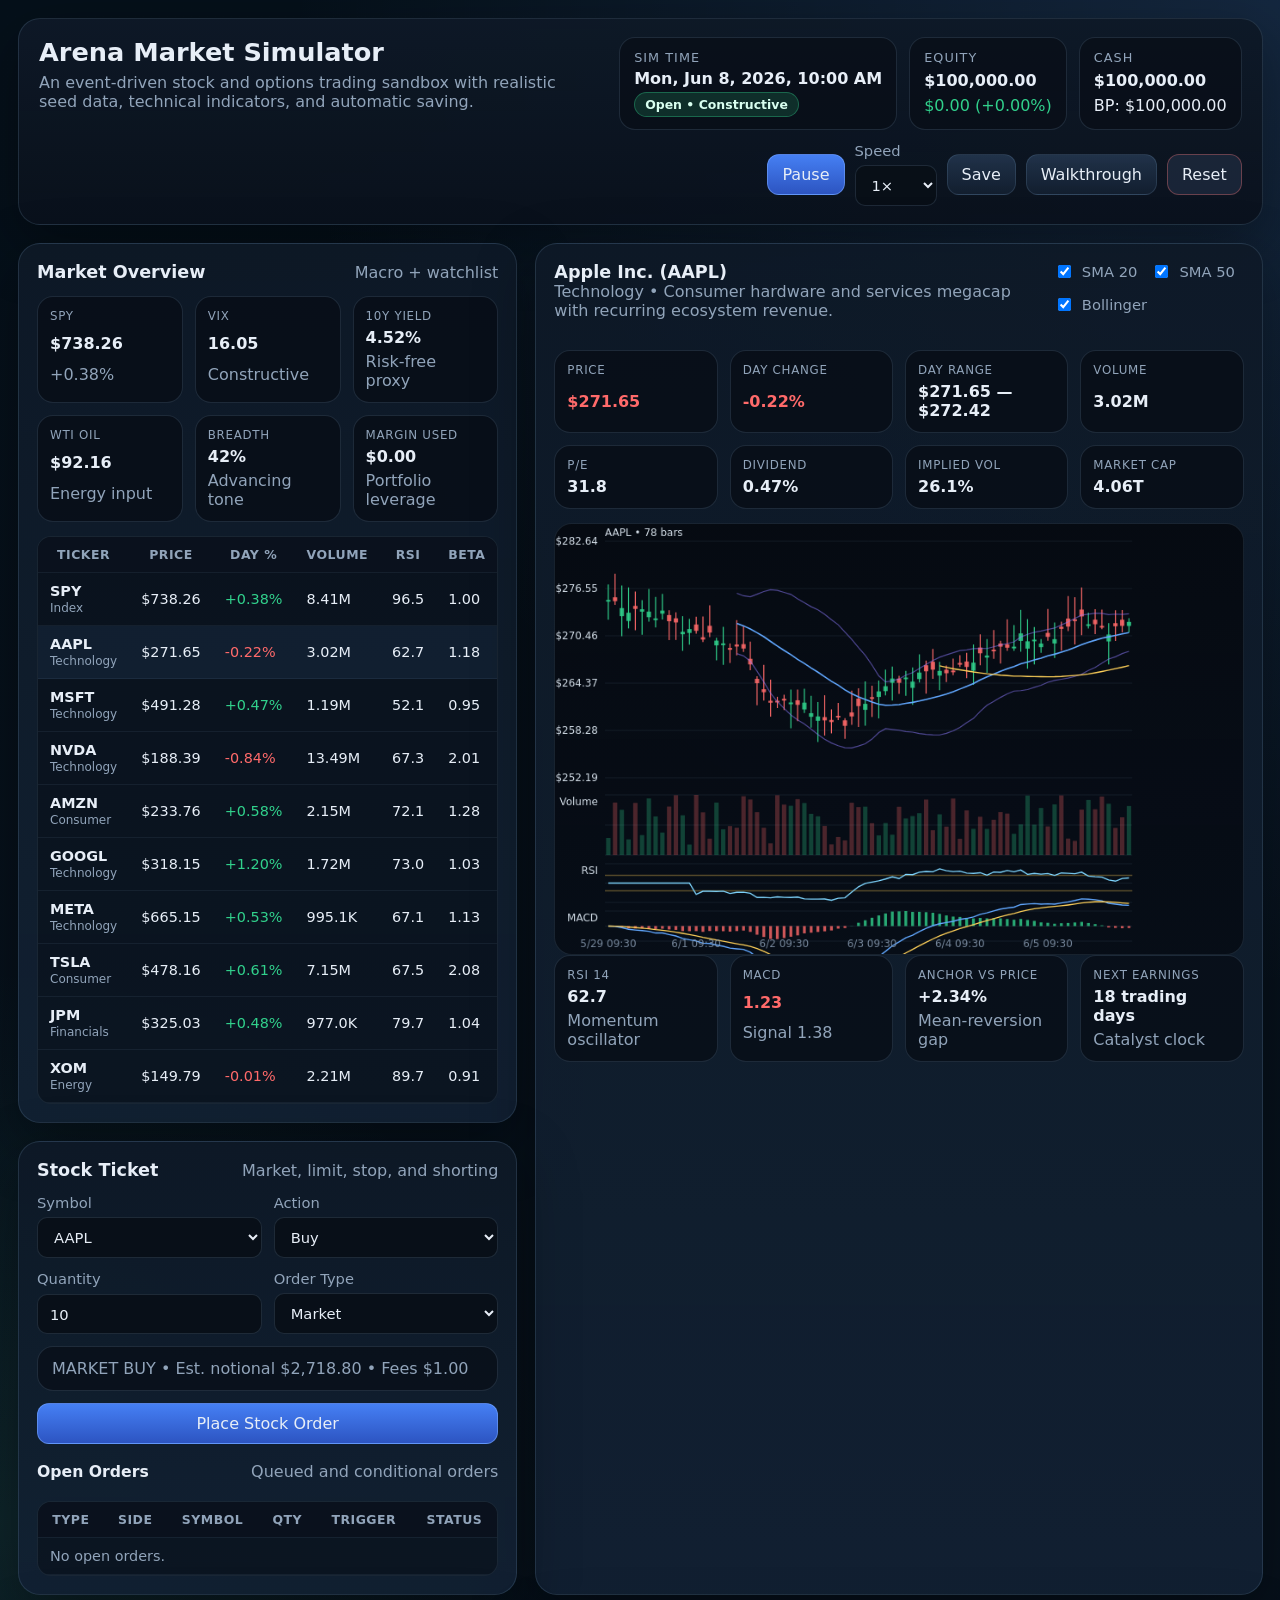
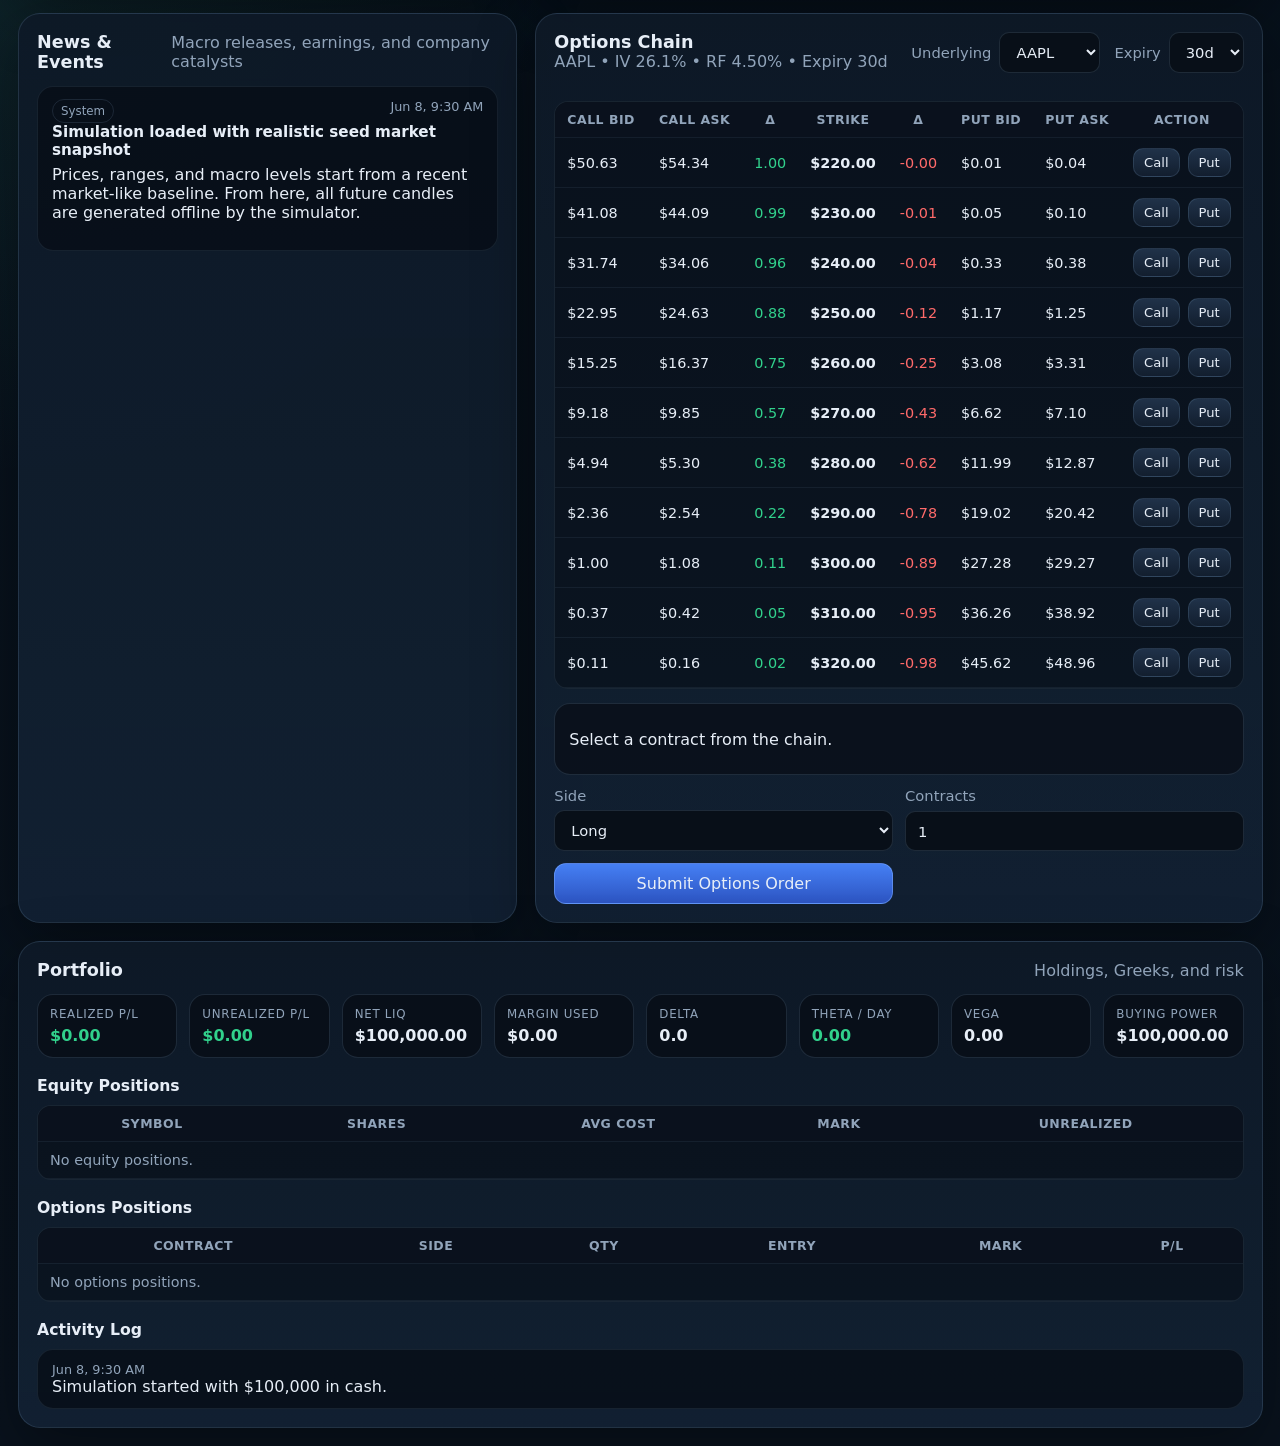
<file: stock-sim-single-file.html>
<!DOCTYPE html>
<html lang="en">
<head>
  <meta charset="UTF-8" />
  <meta name="viewport" content="width=device-width, initial-scale=1.0" />
  <title>Arena Market Simulator</title>
  <style>
:root {
  --bg: #071019;
  --bg-soft: #0d1724;
  --panel: rgba(14, 25, 39, 0.92);
  --panel-2: rgba(18, 33, 51, 0.95);
  --border: rgba(130, 164, 199, 0.18);
  --text: #e7eef7;
  --muted: #91a4ba;
  --positive: #31d18c;
  --negative: #ff6a6a;
  --warning: #ffcf5a;
  --accent: #62a8ff;
  --accent-2: #8f7cff;
  --shadow: 0 20px 60px rgba(0, 0, 0, 0.35);
}

* {
  box-sizing: border-box;
}

html, body {
  margin: 0;
  min-height: 100%;
  font-family: Inter, ui-sans-serif, system-ui, -apple-system, BlinkMacSystemFont, "Segoe UI", sans-serif;
  background:
    radial-gradient(circle at top right, rgba(99, 160, 255, 0.16), transparent 30%),
    radial-gradient(circle at left center, rgba(77, 208, 168, 0.10), transparent 28%),
    linear-gradient(180deg, #05101a 0%, #09121d 100%);
  color: var(--text);
}

body {
  padding: 18px;
}

button, input, select {
  font: inherit;
}

button {
  border: 1px solid var(--border);
  background: linear-gradient(180deg, rgba(35, 54, 78, 0.9), rgba(19, 31, 48, 0.95));
  color: var(--text);
  border-radius: 12px;
  padding: 10px 14px;
  cursor: pointer;
  transition: transform 0.15s ease, border-color 0.2s ease, background 0.2s ease;
}

button:hover {
  transform: translateY(-1px);
  border-color: rgba(120, 177, 255, 0.4);
}

button.primary {
  background: linear-gradient(180deg, rgba(73, 133, 255, 0.95), rgba(47, 88, 202, 0.95));
  border-color: rgba(126, 173, 255, 0.5);
}

button.danger {
  border-color: rgba(255, 119, 119, 0.35);
}

button.ghost {
  background: rgba(34, 47, 68, 0.65);
}

input, select {
  width: 100%;
  background: rgba(9, 15, 24, 0.95);
  border: 1px solid var(--border);
  border-radius: 10px;
  color: var(--text);
  padding: 10px 12px;
}

label {
  display: grid;
  gap: 6px;
  color: var(--muted);
  font-size: 0.92rem;
}

h1, h2, h3, p {
  margin-top: 0;
}

h1 {
  margin-bottom: 6px;
  font-size: clamp(1.6rem, 2vw, 2.3rem);
}

h2 {
  margin-bottom: 0;
  font-size: 1.1rem;
}

h3 {
  font-size: 0.98rem;
  margin-bottom: 10px;
}

.subtitle,
.muted {
  color: var(--muted);
}

.app-shell {
  display: grid;
  gap: 18px;
}

.topbar {
  display: flex;
  justify-content: space-between;
  gap: 18px;
  align-items: flex-start;
  padding: 18px 20px;
  border: 1px solid var(--border);
  border-radius: 22px;
  background: linear-gradient(180deg, rgba(14, 25, 39, 0.96), rgba(10, 17, 28, 0.92));
  box-shadow: var(--shadow);
}

.topbar-controls {
  display: flex;
  flex-wrap: wrap;
  justify-content: flex-end;
  gap: 12px;
  align-items: stretch;
}

.stat-card,
.card {
  min-width: 150px;
  background: rgba(8, 14, 23, 0.75);
  border: 1px solid var(--border);
  border-radius: 16px;
  padding: 12px 14px;
  display: grid;
  gap: 4px;
}

.stat-card .label {
  color: var(--muted);
  font-size: 0.8rem;
  text-transform: uppercase;
  letter-spacing: 0.08em;
}

.controls-group {
  display: flex;
  gap: 10px;
  align-items: center;
  flex-wrap: wrap;
  justify-content: flex-end;
}

.clock-card {
  min-width: 220px;
}

.pill {
  display: inline-flex;
  align-items: center;
  padding: 4px 10px;
  border-radius: 999px;
  font-size: 0.78rem;
  font-weight: 700;
  width: fit-content;
  background: rgba(55, 71, 92, 0.6);
  border: 1px solid var(--border);
}

.pill.positive {
  color: #d9fff0;
  background: rgba(49, 209, 140, 0.16);
  border-color: rgba(49, 209, 140, 0.35);
}

.pill.negative {
  color: #ffe5e5;
  background: rgba(255, 106, 106, 0.14);
  border-color: rgba(255, 106, 106, 0.32);
}

.pill.warning {
  color: #fff4cf;
  background: rgba(255, 207, 90, 0.12);
  border-color: rgba(255, 207, 90, 0.3);
}

.pill.neutral {
  color: #dbe8f7;
}

.dashboard-grid {
  display: grid;
  grid-template-columns: 1.1fr 1.6fr 1fr;
  grid-template-areas:
    "market chart order"
    "news options portfolio";
  gap: 18px;
}

.market-panel { grid-area: market; }
.chart-panel { grid-area: chart; }
.order-panel { grid-area: order; }
.news-panel { grid-area: news; }
.options-panel { grid-area: options; }
.portfolio-panel { grid-area: portfolio; }

.panel {
  background: linear-gradient(180deg, var(--panel), var(--panel-2));
  border: 1px solid var(--border);
  border-radius: 22px;
  padding: 18px;
  box-shadow: var(--shadow);
  min-height: 220px;
}

.panel-header {
  display: flex;
  justify-content: space-between;
  gap: 12px;
  align-items: baseline;
  margin-bottom: 14px;
}

.panel-header.compact {
  margin-bottom: 10px;
}

.panel-header.wide-gap {
  align-items: flex-start;
}

.inline-controls {
  display: flex;
  align-items: center;
  gap: 14px;
  flex-wrap: wrap;
  color: var(--muted);
}

.inline-controls label {
  display: flex;
  gap: 8px;
  align-items: center;
}

.inline-controls input[type="checkbox"] {
  width: auto;
}

.macro-grid,
.key-metrics,
.indicator-row,
.portfolio-summary {
  display: grid;
  grid-template-columns: repeat(auto-fit, minmax(140px, 1fr));
  gap: 12px;
  margin-bottom: 14px;
}

.metric-card {
  background: rgba(7, 13, 22, 0.76);
  border: 1px solid var(--border);
  border-radius: 16px;
  padding: 12px;
  display: grid;
  gap: 5px;
}

.metric-card .kicker {
  color: var(--muted);
  font-size: 0.74rem;
  text-transform: uppercase;
  letter-spacing: 0.06em;
}

.metric-card strong {
  font-size: 1rem;
}

#chart-canvas {
  width: 100%;
  height: auto;
  display: block;
  background: linear-gradient(180deg, rgba(5, 9, 16, 0.92), rgba(7, 13, 22, 0.94));
  border: 1px solid rgba(136, 174, 214, 0.14);
  border-radius: 18px;
}

.form-grid {
  display: grid;
  grid-template-columns: repeat(2, minmax(0, 1fr));
  gap: 12px;
}

.form-grid .full-width,
.form-grid .ticket-estimate,
.form-grid .selected-contract {
  grid-column: 1 / -1;
}

.ticket-estimate {
  color: var(--muted);
}

.watchlist-wrapper,
.scroll-table {
  overflow: auto;
  border-radius: 14px;
  border: 1px solid rgba(130, 164, 199, 0.12);
  background: rgba(5, 10, 17, 0.45);
}

.data-table {
  width: 100%;
  border-collapse: collapse;
  font-size: 0.9rem;
}

.data-table th,
.data-table td {
  padding: 10px 12px;
  border-bottom: 1px solid rgba(130, 164, 199, 0.09);
  white-space: nowrap;
}

.data-table th {
  position: sticky;
  top: 0;
  z-index: 2;
  background: rgba(11, 18, 29, 0.98);
  color: var(--muted);
  font-size: 0.78rem;
  text-transform: uppercase;
  letter-spacing: 0.04em;
}

.data-table tbody tr {
  cursor: pointer;
}

.data-table tbody tr:hover,
.data-table tbody tr.selected {
  background: rgba(98, 168, 255, 0.08);
}

.positive-text { color: var(--positive); }
.negative-text { color: var(--negative); }
.warning-text { color: var(--warning); }

.news-feed,
.activity-log {
  display: grid;
  gap: 10px;
  max-height: 520px;
  overflow: auto;
}

.news-item,
.log-item {
  background: rgba(7, 13, 22, 0.78);
  border: 1px solid rgba(130, 164, 199, 0.12);
  border-radius: 16px;
  padding: 12px 14px;
}

.news-item h4 {
  margin: 0 0 6px;
  font-size: 0.95rem;
}

.news-meta,
.log-meta {
  color: var(--muted);
  font-size: 0.8rem;
  display: flex;
  justify-content: space-between;
  gap: 10px;
}

.subsection {
  margin-top: 18px;
}

.options-table td small {
  display: block;
  color: var(--muted);
}

.contract-button-row {
  display: flex;
  gap: 8px;
}

.contract-button-row button {
  padding: 6px 10px;
  border-radius: 10px;
  font-size: 0.82rem;
}

.option-ticket {
  margin-top: 14px;
}

.selected-contract {
  min-height: 72px;
  align-content: center;
}

.badge {
  display: inline-flex;
  align-items: center;
  gap: 5px;
  border-radius: 999px;
  padding: 4px 8px;
  font-size: 0.74rem;
  border: 1px solid rgba(130, 164, 199, 0.16);
  color: var(--muted);
}

.modal {
  position: fixed;
  inset: 0;
  display: grid;
  place-items: center;
  padding: 28px;
  background: rgba(2, 7, 13, 0.7);
  backdrop-filter: blur(10px);
}

.modal.hidden {
  display: none;
}

.modal-card {
  width: min(980px, 100%);
  max-height: 88vh;
  overflow: auto;
  background: linear-gradient(180deg, rgba(12, 23, 37, 0.98), rgba(8, 16, 26, 0.98));
  border: 1px solid var(--border);
  border-radius: 24px;
  box-shadow: var(--shadow);
  padding: 22px;
}

.help-content {
  display: grid;
  gap: 16px;
}

.help-content section {
  background: rgba(6, 12, 19, 0.7);
  border: 1px solid rgba(130, 164, 199, 0.1);
  border-radius: 16px;
  padding: 14px 16px;
}

.help-content ul {
  margin: 10px 0 0 18px;
  padding: 0;
  color: #d8e5f5;
}

code {
  background: rgba(98, 168, 255, 0.12);
  border-radius: 8px;
  padding: 2px 6px;
}

@media (max-width: 1440px) {
  .dashboard-grid {
    grid-template-columns: 1fr 1.25fr;
    grid-template-areas:
      "market chart"
      "order chart"
      "news options"
      "portfolio portfolio";
  }
}

@media (max-width: 980px) {
  body {
    padding: 12px;
  }

  .topbar {
    flex-direction: column;
  }

  .dashboard-grid {
    grid-template-columns: 1fr;
    grid-template-areas:
      "market"
      "chart"
      "order"
      "news"
      "options"
      "portfolio";
  }

  .form-grid {
    grid-template-columns: 1fr;
  }
}

  </style>
</head>
<body>
  <div class="app-shell">
    <header class="topbar">
      <div>
        <h1>Arena Market Simulator</h1>
        <p class="subtitle">An event-driven stock and options trading sandbox with realistic seed data, technical indicators, and automatic saving.</p>
      </div>
      <div class="topbar-controls">
        <div class="clock-card stat-card">
          <span class="label">Sim Time</span>
          <strong id="sim-clock">—</strong>
          <span id="market-status" class="pill neutral">Loading…</span>
        </div>
        <div class="stat-card">
          <span class="label">Equity</span>
          <strong id="equity-value">$0.00</strong>
          <span id="equity-change">—</span>
        </div>
        <div class="stat-card">
          <span class="label">Cash</span>
          <strong id="cash-value">$0.00</strong>
          <span id="bp-value">BP: $0.00</span>
        </div>
        <div class="controls-group">
          <button id="toggle-run" class="primary">Pause</button>
          <label>
            Speed
            <select id="speed-select">
              <option value="0.5">0.5×</option>
              <option value="1" selected>1×</option>
              <option value="2">2×</option>
              <option value="4">4×</option>
              <option value="8">8×</option>
            </select>
          </label>
          <button id="save-btn">Save</button>
          <button id="help-btn">Walkthrough</button>
          <button id="reset-btn" class="danger ghost">Reset</button>
        </div>
      </div>
    </header>

    <main class="dashboard-grid">
      <section class="panel market-panel">
        <div class="panel-header">
          <h2>Market Overview</h2>
          <span class="muted">Macro + watchlist</span>
        </div>
        <div class="macro-grid" id="macro-grid"></div>
        <div class="watchlist-wrapper">
          <table class="data-table watchlist-table">
            <thead>
              <tr>
                <th>Ticker</th>
                <th>Price</th>
                <th>Day %</th>
                <th>Volume</th>
                <th>RSI</th>
                <th>Beta</th>
              </tr>
            </thead>
            <tbody id="watchlist-body"></tbody>
          </table>
        </div>
      </section>

      <section class="panel chart-panel">
        <div class="panel-header wide-gap">
          <div>
            <h2 id="selected-name">Selected Asset</h2>
            <p id="selected-meta" class="muted">—</p>
          </div>
          <div class="inline-controls">
            <label><input type="checkbox" id="toggle-sma20" checked /> SMA 20</label>
            <label><input type="checkbox" id="toggle-sma50" checked /> SMA 50</label>
            <label><input type="checkbox" id="toggle-bbands" checked /> Bollinger</label>
          </div>
        </div>
        <div class="key-metrics" id="selected-metrics"></div>
        <canvas id="chart-canvas" width="1100" height="500" aria-label="Price chart"></canvas>
        <div class="indicator-row" id="indicator-row"></div>
      </section>

      <section class="panel order-panel">
        <div class="panel-header">
          <h2>Stock Ticket</h2>
          <span class="muted">Market, limit, stop, and shorting</span>
        </div>
        <form id="stock-order-form" class="form-grid">
          <label>
            Symbol
            <select id="stock-symbol"></select>
          </label>
          <label>
            Action
            <select id="stock-action">
              <option value="buy">Buy</option>
              <option value="sell">Sell</option>
              <option value="short">Short</option>
              <option value="cover">Cover</option>
            </select>
          </label>
          <label>
            Quantity
            <input id="stock-qty" type="number" min="1" step="1" value="10" />
          </label>
          <label>
            Order Type
            <select id="stock-order-type">
              <option value="market">Market</option>
              <option value="limit">Limit</option>
              <option value="stop">Stop</option>
            </select>
          </label>
          <label id="stock-trigger-wrap">
            Limit / Stop Price
            <input id="stock-trigger" type="number" min="0.01" step="0.01" value="0.00" />
          </label>
          <div class="ticket-estimate card" id="stock-ticket-estimate">Estimated cost: —</div>
          <button type="submit" class="primary full-width">Place Stock Order</button>
        </form>

        <div class="subsection">
          <div class="panel-header compact">
            <h3>Open Orders</h3>
            <span class="muted">Queued and conditional orders</span>
          </div>
          <div class="scroll-table">
            <table class="data-table">
              <thead>
                <tr>
                  <th>Type</th>
                  <th>Side</th>
                  <th>Symbol</th>
                  <th>Qty</th>
                  <th>Trigger</th>
                  <th>Status</th>
                </tr>
              </thead>
              <tbody id="orders-body"></tbody>
            </table>
          </div>
        </div>
      </section>

      <section class="panel news-panel">
        <div class="panel-header">
          <h2>News & Events</h2>
          <span class="muted">Macro releases, earnings, and company catalysts</span>
        </div>
        <div id="news-feed" class="news-feed"></div>
      </section>

      <section class="panel options-panel">
        <div class="panel-header wide-gap">
          <div>
            <h2>Options Chain</h2>
            <p id="option-chain-meta" class="muted">—</p>
          </div>
          <div class="inline-controls">
            <label>
              Underlying
              <select id="option-symbol"></select>
            </label>
            <label>
              Expiry
              <select id="option-expiry"></select>
            </label>
          </div>
        </div>
        <div class="scroll-table options-table-wrapper">
          <table class="data-table options-table">
            <thead>
              <tr>
                <th>Call Bid</th>
                <th>Call Ask</th>
                <th>Δ</th>
                <th>Strike</th>
                <th>Δ</th>
                <th>Put Bid</th>
                <th>Put Ask</th>
                <th>Action</th>
              </tr>
            </thead>
            <tbody id="options-body"></tbody>
          </table>
        </div>
        <form id="option-order-form" class="form-grid option-ticket">
          <div class="card selected-contract" id="selected-contract">Select a contract from the chain.</div>
          <label>
            Side
            <select id="option-side">
              <option value="long">Long</option>
              <option value="short">Short</option>
            </select>
          </label>
          <label>
            Contracts
            <input id="option-contracts" type="number" min="1" step="1" value="1" />
          </label>
          <button type="submit" class="primary">Submit Options Order</button>
        </form>
      </section>

      <section class="panel portfolio-panel">
        <div class="panel-header">
          <h2>Portfolio</h2>
          <span class="muted">Holdings, Greeks, and risk</span>
        </div>
        <div class="portfolio-summary" id="portfolio-summary"></div>
        <div class="subsection">
          <h3>Equity Positions</h3>
          <div class="scroll-table">
            <table class="data-table">
              <thead>
                <tr>
                  <th>Symbol</th>
                  <th>Shares</th>
                  <th>Avg Cost</th>
                  <th>Mark</th>
                  <th>Unrealized</th>
                </tr>
              </thead>
              <tbody id="positions-body"></tbody>
            </table>
          </div>
        </div>
        <div class="subsection">
          <h3>Options Positions</h3>
          <div class="scroll-table">
            <table class="data-table">
              <thead>
                <tr>
                  <th>Contract</th>
                  <th>Side</th>
                  <th>Qty</th>
                  <th>Entry</th>
                  <th>Mark</th>
                  <th>P/L</th>
                </tr>
              </thead>
              <tbody id="option-positions-body"></tbody>
            </table>
          </div>
        </div>
        <div class="subsection">
          <h3>Activity Log</h3>
          <div id="activity-log" class="activity-log"></div>
        </div>
      </section>
    </main>
  </div>

  <div id="help-modal" class="modal hidden" role="dialog" aria-modal="true" aria-labelledby="help-title">
    <div class="modal-card">
      <div class="panel-header wide-gap">
        <h2 id="help-title">Walkthrough: How the Simulator Works</h2>
        <button id="close-help">Close</button>
      </div>
      <div class="help-content">
        <section>
          <h3>1) Start State</h3>
          <p>You begin with <strong>$100,000</strong> in cash, a live watchlist seeded with recent real-world market levels, and a simulated calendar that progresses only when the market is open. Your game auto-saves locally every few seconds and after every trade.</p>
        </section>
        <section>
          <h3>2) Price Formation</h3>
          <p>Every tick combines a market factor, sector factor, stock-specific volatility, mean reversion to a valuation anchor, and active news/event impacts. The result drives intraday candles, volume, spreads, and option pricing.</p>
          <ul>
            <li><strong>Market factor:</strong> broad sentiment plus macro variables such as VIX, oil, and rates.</li>
            <li><strong>Sector factor:</strong> technology, financials, energy, consumer, and index-level moves.</li>
            <li><strong>Idiosyncratic factor:</strong> company-specific drift, volatility, and catalyst risk.</li>
          </ul>
        </section>
        <section>
          <h3>3) Trading Stocks</h3>
          <p>Use the stock ticket to submit <strong>market</strong>, <strong>limit</strong>, or <strong>stop</strong> orders. You can go long, sell existing shares, short stock, or cover a short. Orders placed while the market is closed remain queued until the next session.</p>
        </section>
        <section>
          <h3>4) Options Trading</h3>
          <p>The options chain is generated from the current underlying price, time to expiry, implied volatility, and the risk-free rate using a Black-Scholes style model. You can trade long or short calls and puts. Short premium positions reserve margin; covered calls use eligible long shares as collateral.</p>
        </section>
        <section>
          <h3>5) News, Events, Earnings, and Dividends</h3>
          <p>The feed generates company-specific stories, macro releases, OPEC-style energy shocks, guidance changes, analyst notes, earnings surprises, dividends, and rare splits. Events can raise volatility, change trend, and push prices over multiple sessions.</p>
        </section>
        <section>
          <h3>6) Indicators and Risk</h3>
          <p>The chart displays candles with optional SMA 20, SMA 50, and Bollinger Bands. Below it, the simulator computes RSI and MACD. The portfolio view tracks equity, margin used, available buying power, realized P/L, unrealized P/L, and approximate portfolio Greeks.</p>
        </section>
        <section>
          <h3>7) Saving</h3>
          <p>Your portfolio, market state, open orders, news feed, and price history are saved automatically to <code>localStorage</code>. Use <strong>Save</strong> for a manual snapshot or <strong>Reset</strong> to clear the save and start a fresh simulation.</p>
        </section>
        <section>
          <h3>8) Tips</h3>
          <ul>
            <li>Watch the news feed before taking leverage.</li>
            <li>Short options create income but also add margin risk and assignment risk.</li>
            <li>High RSI and stretched Bollinger bands can mark overbought conditions, but momentum can persist.</li>
            <li>Use expiries and strikes that match your thesis: momentum, hedge, income, or speculation.</li>
          </ul>
        </section>
      </div>
    </div>
  </div>

  <script>
(() => {
  'use strict';

  const STORAGE_KEY = 'arena_market_sim_v1';
  const VERSION = 1;
  const STARTING_CASH = 100000;
  const MARKET_OPEN_MIN = 9 * 60 + 30;
  const MARKET_CLOSE_MIN = 16 * 60;
  const MICRO_STEP_MINUTES = 5;
  const BAR_MINUTES = 30;
  const TICK_INTERVAL_MS = 850;
  const MAX_LOG_ITEMS = 120;
  const MAX_NEWS_ITEMS = 90;
  const MAX_BARS = 220;
  const STOCK_COMMISSION = 1.0;
  const OPTION_FEE = 0.65;
  const DEFAULT_SPEED = 1;
  const SPEED_TO_MINUTES = {
    '0.5': 5,
    '1': 10,
    '2': 20,
    '4': 40,
    '8': 80,
  };

  const BASE_ASSETS = [
    {
      ticker: 'SPY',
      name: 'SPDR S&P 500 ETF Trust',
      sector: 'Index',
      description: 'Large-cap U.S. equity ETF proxy for the broad market.',
      price: 737.55,
      marketCap: 'ETF',
      pe: 24.2,
      beta: 1.0,
      divYield: 1.23,
      annualVol: 0.18,
      iv: 0.19,
      avgVolume: 68000000,
      baseVolume: 93678100,
      anchorPrice: 742,
      drift: 0.08,
      tickSize: 1,
      daysToEarnings: 999,
      daysToDividend: 25,
      dividendPerShare: 2.32,
      startRange: [735.53, 752.82],
    },
    {
      ticker: 'AAPL',
      name: 'Apple Inc.',
      sector: 'Technology',
      description: 'Consumer hardware and services megacap with recurring ecosystem revenue.',
      price: 273.40,
      marketCap: '4.06T',
      pe: 31.8,
      beta: 1.18,
      divYield: 0.47,
      annualVol: 0.27,
      iv: 0.26,
      avgVolume: 23000000,
      baseVolume: 21522000,
      anchorPrice: 278,
      drift: 0.11,
      tickSize: 5,
      daysToEarnings: 18,
      daysToDividend: 29,
      dividendPerShare: 0.27,
      startRange: [272.87, 275.37],
    },
    {
      ticker: 'MSFT',
      name: 'Microsoft Corporation',
      sector: 'Technology',
      description: 'Cloud, software, and AI platform leader.',
      price: 487.71,
      marketCap: '3.63T',
      pe: 38.5,
      beta: 0.95,
      divYield: 0.72,
      annualVol: 0.24,
      iv: 0.24,
      avgVolume: 9000000,
      baseVolume: 8842000,
      anchorPrice: 495,
      drift: 0.12,
      tickSize: 10,
      daysToEarnings: 21,
      daysToDividend: 24,
      dividendPerShare: 0.83,
      startRange: [485.96, 488.12],
    },
    {
      ticker: 'NVDA',
      name: 'NVIDIA Corporation',
      sector: 'Technology',
      description: 'High-growth semiconductor and AI accelerator leader.',
      price: 190.53,
      marketCap: '4.64T',
      pe: 54.6,
      beta: 2.01,
      divYield: 0.03,
      annualVol: 0.52,
      iv: 0.47,
      avgVolume: 115000000,
      baseVolume: 139740000,
      anchorPrice: 196,
      drift: 0.18,
      tickSize: 5,
      daysToEarnings: 11,
      daysToDividend: 41,
      dividendPerShare: 0.01,
      startRange: [189.61, 192.69],
    },
    {
      ticker: 'AMZN',
      name: 'Amazon.com, Inc.',
      sector: 'Consumer',
      description: 'E-commerce and cloud computing platform.',
      price: 232.52,
      marketCap: '2.49T',
      pe: 44.3,
      beta: 1.28,
      divYield: 0,
      annualVol: 0.34,
      iv: 0.31,
      avgVolume: 17000000,
      baseVolume: 15995000,
      anchorPrice: 238,
      drift: 0.12,
      tickSize: 5,
      daysToEarnings: 16,
      daysToDividend: 999,
      dividendPerShare: 0,
      startRange: [231.18, 232.99],
    },
    {
      ticker: 'GOOGL',
      name: 'Alphabet Inc. Class A',
      sector: 'Technology',
      description: 'Digital advertising, search, and cloud platform.',
      price: 313.51,
      marketCap: '3.80T',
      pe: 28.2,
      beta: 1.03,
      divYield: 0.42,
      annualVol: 0.26,
      iv: 0.27,
      avgVolume: 12000000,
      baseVolume: 10899000,
      anchorPrice: 318,
      drift: 0.10,
      tickSize: 5,
      daysToEarnings: 17,
      daysToDividend: 33,
      dividendPerShare: 0.32,
      startRange: [312.28, 315.09],
    },
    {
      ticker: 'META',
      name: 'Meta Platforms, Inc.',
      sector: 'Technology',
      description: 'Advertising and consumer platform business with AI spending exposure.',
      price: 663.29,
      marketCap: '1.67T',
      pe: 29.1,
      beta: 1.13,
      divYield: 0.33,
      annualVol: 0.33,
      iv: 0.31,
      avgVolume: 7500000,
      baseVolume: 7134000,
      anchorPrice: 675,
      drift: 0.13,
      tickSize: 25,
      daysToEarnings: 20,
      daysToDividend: 30,
      dividendPerShare: 0.53,
      startRange: [661.32, 668.95],
    },
    {
      ticker: 'TSLA',
      name: 'Tesla, Inc.',
      sector: 'Consumer',
      description: 'High-beta EV and autonomy focused manufacturer.',
      price: 475.19,
      marketCap: '1.58T',
      pe: 88.0,
      beta: 2.08,
      divYield: 0,
      annualVol: 0.60,
      iv: 0.54,
      avgVolume: 60000000,
      baseVolume: 58781000,
      anchorPrice: 468,
      drift: 0.16,
      tickSize: 10,
      daysToEarnings: 14,
      daysToDividend: 999,
      dividendPerShare: 0,
      startRange: [473.82, 489.09],
    },
    {
      ticker: 'JPM',
      name: 'JPMorgan Chase & Co.',
      sector: 'Financials',
      description: 'Money-center bank with rate sensitivity and credit exposure.',
      price: 324.27,
      marketCap: '892B',
      pe: 15.0,
      beta: 1.04,
      divYield: 2.14,
      annualVol: 0.24,
      iv: 0.23,
      avgVolume: 8000000,
      baseVolume: 3926000,
      anchorPrice: 320,
      drift: 0.09,
      tickSize: 5,
      daysToEarnings: 22,
      daysToDividend: 26,
      dividendPerShare: 1.40,
      startRange: [324.04, 327.77],
    },
    {
      ticker: 'XOM',
      name: 'Exxon Mobil Corporation',
      sector: 'Energy',
      description: 'Integrated energy major tied to crude and refining margins.',
      price: 149.56,
      marketCap: '610B',
      pe: 14.9,
      beta: 0.91,
      divYield: 3.20,
      annualVol: 0.28,
      iv: 0.26,
      avgVolume: 17000000,
      baseVolume: 10462400,
      anchorPrice: 147,
      drift: 0.07,
      tickSize: 2.5,
      daysToEarnings: 24,
      daysToDividend: 19,
      dividendPerShare: 0.95,
      startRange: [148.50, 150.83],
    },
  ];

  const MACRO_EVENT_TEMPLATES = [
    {
      tone: 'positive',
      headline: 'Cooler CPI print boosts rate-cut hopes',
      body: 'Treasury yields ease, volatility compresses, and growth stocks catch a bid as inflation data surprises to the downside.',
      marketImpact: 0.014,
      sectorImpacts: { Technology: 0.01, Financials: -0.003, Consumer: 0.004 },
      vixDelta: -1.6,
      rateDelta: -0.10,
      oilDelta: -0.4,
      duration: 18,
      volBoost: -0.05,
    },
    {
      tone: 'negative',
      headline: 'Hot payrolls report pushes yields higher',
      body: 'A resilient labor market rekindles hawkish-rate fears. Duration-heavy and high-valuation names fade while financials hold up better.',
      marketImpact: -0.012,
      sectorImpacts: { Technology: -0.01, Financials: 0.004, Consumer: -0.003 },
      vixDelta: 1.4,
      rateDelta: 0.12,
      oilDelta: 0.3,
      duration: 16,
      volBoost: 0.08,
    },
    {
      tone: 'negative',
      headline: 'Geopolitical supply shock lifts crude and risk premiums',
      body: 'Oil spikes on new supply concerns. Energy outperforms while broad equities reprice higher inflation and geopolitical uncertainty.',
      marketImpact: -0.01,
      sectorImpacts: { Energy: 0.032, Consumer: -0.01, Technology: -0.004 },
      vixDelta: 2.3,
      rateDelta: 0.05,
      oilDelta: 5.1,
      duration: 22,
      volBoost: 0.11,
    },
    {
      tone: 'positive',
      headline: 'Fed speakers signal a softer policy path',
      body: 'Risk appetite improves as markets interpret central bank messaging as less restrictive than feared.',
      marketImpact: 0.009,
      sectorImpacts: { Technology: 0.007, Consumer: 0.005 },
      vixDelta: -1.1,
      rateDelta: -0.08,
      oilDelta: 0,
      duration: 15,
      volBoost: -0.03,
    },
    {
      tone: 'negative',
      headline: 'Unexpected Treasury auction weakness hits sentiment',
      body: 'Long-end yields jump after a sloppy debt auction, pressuring expensive equities and forcing de-risking across the tape.',
      marketImpact: -0.013,
      sectorImpacts: { Technology: -0.011, Financials: -0.002, Energy: 0.001 },
      vixDelta: 1.2,
      rateDelta: 0.14,
      oilDelta: -0.2,
      duration: 14,
      volBoost: 0.07,
    },
  ];

  const COMPANY_EVENT_TEMPLATES = {
    Technology: [
      {
        tone: 'positive',
        headline: '{ticker} unveils stronger-than-expected AI product roadmap',
        body: 'Channel checks and management commentary point to durable demand, expanding forward estimates and improving sentiment.',
        selfImpact: 0.045,
        sectorImpact: 0.006,
        duration: 18,
        volBoost: 0.09,
      },
      {
        tone: 'negative',
        headline: '{ticker} faces renewed regulatory pressure',
        body: 'Investors reassess long-term margins and headline risk after reports of fresh antitrust and compliance scrutiny.',
        selfImpact: -0.041,
        sectorImpact: -0.003,
        duration: 17,
        volBoost: 0.10,
      },
      {
        tone: 'positive',
        headline: '{ticker} receives bullish channel checks ahead of quarter',
        body: 'Sell-side notes point to stronger demand, better pricing, and upside to consensus expectations into earnings.',
        selfImpact: 0.028,
        sectorImpact: 0.003,
        duration: 12,
        volBoost: 0.05,
      },
    ],
    Consumer: [
      {
        tone: 'positive',
        headline: '{ticker} posts stronger unit demand trends',
        body: 'Demand, pricing, and operating leverage improve faster than expected, supporting upward revisions to the revenue outlook.',
        selfImpact: 0.036,
        sectorImpact: 0.004,
        duration: 15,
        volBoost: 0.07,
      },
      {
        tone: 'negative',
        headline: '{ticker} warns on margin compression',
        body: 'Higher logistics and input costs weigh on gross margin expectations and raise concerns about near-term execution.',
        selfImpact: -0.039,
        sectorImpact: -0.004,
        duration: 14,
        volBoost: 0.08,
      },
      {
        tone: 'negative',
        headline: '{ticker} delivery and demand data miss expectations',
        body: 'Investors dial back growth assumptions after a softer read-through from recent demand data and pricing behavior.',
        selfImpact: -0.05,
        sectorImpact: -0.003,
        duration: 20,
        volBoost: 0.1,
      },
    ],
    Financials: [
      {
        tone: 'positive',
        headline: '{ticker} sees net interest income hold up better than feared',
        body: 'Credit quality remains stable while management indicates resilient client activity and strong capital return capacity.',
        selfImpact: 0.025,
        sectorImpact: 0.004,
        duration: 13,
        volBoost: 0.05,
      },
      {
        tone: 'negative',
        headline: '{ticker} increases reserve build on cautionary credit outlook',
        body: 'Investors price in higher future losses and softer loan growth after a more guarded credit commentary update.',
        selfImpact: -0.03,
        sectorImpact: -0.005,
        duration: 16,
        volBoost: 0.07,
      },
    ],
    Energy: [
      {
        tone: 'positive',
        headline: '{ticker} benefits from stronger upstream realizations',
        body: 'Higher commodity prices and resilient refining margins improve forward free cash flow expectations.',
        selfImpact: 0.03,
        sectorImpact: 0.006,
        duration: 15,
        volBoost: 0.05,
      },
      {
        tone: 'negative',
        headline: '{ticker} softens after refining margin outlook cools',
        body: 'Margin normalization and mixed production commentary weigh on the near-term earnings setup.',
        selfImpact: -0.026,
        sectorImpact: -0.004,
        duration: 12,
        volBoost: 0.04,
      },
    ],
    Index: [
      {
        tone: 'positive',
        headline: 'Broad market breadth improves under the surface',
        body: 'Cyclical participation broadens and puts a firmer floor under index-level price action.',
        selfImpact: 0.008,
        sectorImpact: 0.002,
        duration: 10,
        volBoost: -0.02,
      },
    ],
  };

  const dom = {
    simClock: document.getElementById('sim-clock'),
    marketStatus: document.getElementById('market-status'),
    equityValue: document.getElementById('equity-value'),
    equityChange: document.getElementById('equity-change'),
    cashValue: document.getElementById('cash-value'),
    bpValue: document.getElementById('bp-value'),
    toggleRun: document.getElementById('toggle-run'),
    speedSelect: document.getElementById('speed-select'),
    saveBtn: document.getElementById('save-btn'),
    helpBtn: document.getElementById('help-btn'),
    resetBtn: document.getElementById('reset-btn'),
    macroGrid: document.getElementById('macro-grid'),
    watchlistBody: document.getElementById('watchlist-body'),
    selectedName: document.getElementById('selected-name'),
    selectedMeta: document.getElementById('selected-meta'),
    selectedMetrics: document.getElementById('selected-metrics'),
    indicatorRow: document.getElementById('indicator-row'),
    chartCanvas: document.getElementById('chart-canvas'),
    toggleSma20: document.getElementById('toggle-sma20'),
    toggleSma50: document.getElementById('toggle-sma50'),
    toggleBbands: document.getElementById('toggle-bbands'),
    stockOrderForm: document.getElementById('stock-order-form'),
    stockSymbol: document.getElementById('stock-symbol'),
    stockAction: document.getElementById('stock-action'),
    stockQty: document.getElementById('stock-qty'),
    stockOrderType: document.getElementById('stock-order-type'),
    stockTriggerWrap: document.getElementById('stock-trigger-wrap'),
    stockTrigger: document.getElementById('stock-trigger'),
    stockTicketEstimate: document.getElementById('stock-ticket-estimate'),
    ordersBody: document.getElementById('orders-body'),
    newsFeed: document.getElementById('news-feed'),
    optionChainMeta: document.getElementById('option-chain-meta'),
    optionSymbol: document.getElementById('option-symbol'),
    optionExpiry: document.getElementById('option-expiry'),
    optionsBody: document.getElementById('options-body'),
    selectedContract: document.getElementById('selected-contract'),
    optionOrderForm: document.getElementById('option-order-form'),
    optionSide: document.getElementById('option-side'),
    optionContracts: document.getElementById('option-contracts'),
    portfolioSummary: document.getElementById('portfolio-summary'),
    positionsBody: document.getElementById('positions-body'),
    optionPositionsBody: document.getElementById('option-positions-body'),
    activityLog: document.getElementById('activity-log'),
    helpModal: document.getElementById('help-modal'),
    closeHelp: document.getElementById('close-help'),
  };

  let state = loadState() || createInitialState();
  let loopHandle = null;
  let lastAutoSave = Date.now();

  function createInitialState() {
    const initialDate = new Date('2026-06-08T09:30:00');
    const created = {
      version: VERSION,
      rngState: 123456789,
      settings: {
        running: true,
        speed: DEFAULT_SPEED,
        overlays: {
          sma20: true,
          sma50: true,
          bbands: true,
        },
      },
      market: {
        now: initialDate.toISOString(),
        riskFreeRate: 0.045,
        vix: 16.05,
        tenYearYield: 4.52,
        oil: 92.16,
        breadth: 0.42,
        regime: 'Constructive',
        dayNumber: 0,
        sessionStep: 0,
        activeEffects: [],
      },
      ui: {
        selectedTicker: 'AAPL',
        optionSymbol: 'AAPL',
        optionExpiryDays: 30,
        selectedContract: null,
      },
      account: {
        cash: STARTING_CASH,
        realizedPnL: 0,
        equityBaseline: STARTING_CASH,
        holdings: {},
        options: [],
        openOrders: [],
        log: [],
      },
      assets: {},
      news: [],
      lastSavedAt: null,
    };

    for (const asset of BASE_ASSETS) {
      created.assets[asset.ticker] = createAssetState(asset, initialDate, created);
      created.account.holdings[asset.ticker] = { shares: 0, avgCost: 0 };
    }

    addNewsItem(created, {
      headline: 'Simulation loaded with realistic seed market snapshot',
      body: 'Prices, ranges, and macro levels start from a recent market-like baseline. From here, all future candles are generated offline by the simulator.',
      tone: 'neutral',
      scope: 'System',
      now: created.market.now,
    });
    addLog(created, 'Simulation started with $100,000 in cash.');
    return created;
  }

  function createAssetState(base, endDate, container) {
    const asset = {
      ticker: base.ticker,
      name: base.name,
      sector: base.sector,
      description: base.description,
      price: base.price,
      prevClose: base.price,
      open: base.price,
      high: base.startRange ? base.startRange[1] : base.price,
      low: base.startRange ? base.startRange[0] : base.price,
      dayVolume: Math.round(base.baseVolume * 0.05),
      avgVolume: base.avgVolume,
      baseVolume: base.baseVolume,
      marketCap: base.marketCap,
      pe: base.pe,
      beta: base.beta,
      divYield: base.divYield,
      annualVol: base.annualVol,
      iv: base.iv,
      anchorPrice: base.anchorPrice,
      drift: base.drift,
      tickSize: base.tickSize,
      daysToEarnings: base.daysToEarnings,
      daysToDividend: base.daysToDividend,
      dividendPerShare: base.dividendPerShare,
      startRange: base.startRange,
      history: [],
      currentBar: null,
      momentum: 0,
      lastShock: 0,
      recentNewsTone: 0,
      lastSplitDay: -999,
    };

    seedHistory(asset, endDate, container);
    asset.open = asset.price;
    asset.high = asset.price;
    asset.low = asset.price;
    asset.prevClose = asset.history.length ? asset.history[asset.history.length - 1].close : asset.price;
    asset.dayVolume = Math.round(asset.avgVolume * 0.07);
    startNewBar(asset, new Date(container.market.now));
    return asset;
  }

  function seedHistory(asset, endDate, container) {
    let t = new Date(endDate);
    const bars = [];
    let price = asset.price;
    const seedBars = 140;

    for (let i = 0; i < seedBars; i += 1) {
      t = getPreviousMarketTime(t, BAR_MINUTES);
      const drift = (asset.drift - 0.5 * asset.annualVol ** 2) * (BAR_MINUTES / (252 * 390));
      const shock = asset.annualVol * Math.sqrt(BAR_MINUTES / (252 * 390)) * randn(container) * 0.55;
      const marketBias = 0.002 * Math.sin(i / 14);
      const ret = drift + shock + marketBias;
      price = clamp(price / Math.exp(ret), 5, 5000);
      const open = price * (1 + randomBetween(container, -0.004, 0.004));
      const close = price;
      const high = Math.max(open, close) * (1 + randomBetween(container, 0.001, 0.012));
      const low = Math.min(open, close) * (1 - randomBetween(container, 0.001, 0.012));
      bars.push({
        time: t.toISOString(),
        open: round2(open),
        high: round2(high),
        low: round2(low),
        close: round2(close),
        volume: Math.round(asset.avgVolume * randomBetween(container, 0.03, 0.18)),
      });
    }

    asset.history = bars.reverse().slice(-MAX_BARS);
    if (asset.history.length) {
      const last = asset.history[asset.history.length - 1];
      asset.price = last.close;
      asset.prevClose = last.close;
    }
  }

  function startNewBar(asset, time) {
    asset.currentBar = {
      time: time.toISOString(),
      open: asset.price,
      high: asset.price,
      low: asset.price,
      close: asset.price,
      volume: 0,
    };
  }

  function finalizeBar(asset) {
    if (!asset.currentBar) return;
    asset.history.push({
      time: asset.currentBar.time,
      open: round2(asset.currentBar.open),
      high: round2(asset.currentBar.high),
      low: round2(asset.currentBar.low),
      close: round2(asset.currentBar.close),
      volume: Math.round(asset.currentBar.volume),
    });
    if (asset.history.length > MAX_BARS) asset.history.shift();
  }

  function loadState() {
    try {
      const raw = localStorage.getItem(STORAGE_KEY);
      if (!raw) return null;
      const parsed = JSON.parse(raw);
      if (!parsed || parsed.version !== VERSION) return null;
      normalizeLoadedState(parsed);
      return parsed;
    } catch (error) {
      console.warn('Failed to load save:', error);
      return null;
    }
  }

  function normalizeLoadedState(loaded) {
    loaded.settings ??= {};
    loaded.settings.running = loaded.settings.running !== false;
    loaded.settings.speed = loaded.settings.speed || DEFAULT_SPEED;
    loaded.settings.overlays ??= { sma20: true, sma50: true, bbands: true };
    loaded.market.activeEffects ??= [];
    loaded.news ??= [];
    loaded.account ??= { cash: STARTING_CASH, realizedPnL: 0, holdings: {}, options: [], openOrders: [], log: [] };
    loaded.account.log ??= [];
    loaded.account.options ??= [];
    loaded.account.openOrders ??= [];
    loaded.account.holdings ??= {};
    loaded.ui ??= { selectedTicker: 'AAPL', optionSymbol: 'AAPL', optionExpiryDays: 30, selectedContract: null };

    for (const base of BASE_ASSETS) {
      if (!loaded.assets[base.ticker]) {
        loaded.assets[base.ticker] = createAssetState(base, new Date(loaded.market.now), loaded);
      }
      loaded.account.holdings[base.ticker] ??= { shares: 0, avgCost: 0 };
      const asset = loaded.assets[base.ticker];
      asset.history ??= [];
      asset.currentBar ??= null;
      asset.recentNewsTone ??= 0;
      asset.lastSplitDay ??= -999;
      if (!asset.currentBar) startNewBar(asset, new Date(loaded.market.now));
    }
  }

  function saveState(showToast = false) {
    try {
      state.lastSavedAt = new Date().toISOString();
      localStorage.setItem(STORAGE_KEY, JSON.stringify(state));
      if (showToast) addLog(state, 'Manual save completed.');
    } catch (error) {
      console.warn('Save failed:', error);
      if (showToast) addLog(state, 'Save failed in this browser session.');
    }
  }

  function resetState() {
    if (!window.confirm('Reset the simulation and clear the autosave?')) return;
    try {
      localStorage.removeItem(STORAGE_KEY);
    } catch (error) {
      console.warn('Could not clear save:', error);
    }
    state = createInitialState();
    syncControlsFromState();
    renderAll();
    startLoop();
  }

  function rng(container = state) {
    let t = (container.rngState += 0x6D2B79F5);
    t = Math.imul(t ^ (t >>> 15), t | 1);
    t ^= t + Math.imul(t ^ (t >>> 7), t | 61);
    return ((t ^ (t >>> 14)) >>> 0) / 4294967296;
  }

  function randomBetween(container, min, max) {
    return min + (max - min) * rng(container);
  }

  function randn(container = state) {
    let u = 0;
    let v = 0;
    while (u === 0) u = rng(container);
    while (v === 0) v = rng(container);
    return Math.sqrt(-2 * Math.log(u)) * Math.cos(2 * Math.PI * v);
  }

  function clamp(value, min, max) {
    return Math.max(min, Math.min(max, value));
  }

  function round2(value) {
    return Math.round(value * 100) / 100;
  }

  function round4(value) {
    return Math.round(value * 10000) / 10000;
  }

  function formatMoney(value, digits = 2) {
    return new Intl.NumberFormat('en-US', {
      style: 'currency',
      currency: 'USD',
      minimumFractionDigits: digits,
      maximumFractionDigits: digits,
    }).format(value);
  }

  function formatPercent(value, digits = 2) {
    return `${value >= 0 ? '+' : ''}${value.toFixed(digits)}%`;
  }

  function formatLargeNumber(value) {
    if (Math.abs(value) >= 1e9) return `${(value / 1e9).toFixed(2)}B`;
    if (Math.abs(value) >= 1e6) return `${(value / 1e6).toFixed(2)}M`;
    if (Math.abs(value) >= 1e3) return `${(value / 1e3).toFixed(1)}K`;
    return `${Math.round(value)}`;
  }

  function getCurrentTime() {
    return new Date(state.market.now);
  }

  function getCurrentDateKey(date = getCurrentTime()) {
    return `${date.getFullYear()}-${String(date.getMonth() + 1).padStart(2, '0')}-${String(date.getDate()).padStart(2, '0')}`;
  }

  function getMinutesOfDay(date) {
    return date.getHours() * 60 + date.getMinutes();
  }

  function isWeekend(date) {
    const day = date.getDay();
    return day === 0 || day === 6;
  }

  function isMarketOpen(date) {
    if (isWeekend(date)) return false;
    const minutes = getMinutesOfDay(date);
    return minutes >= MARKET_OPEN_MIN && minutes < MARKET_CLOSE_MIN;
  }

  function getNextOpen(date) {
    const next = new Date(date);
    next.setSeconds(0, 0);
    if (!isWeekend(next) && getMinutesOfDay(next) < MARKET_OPEN_MIN) {
      next.setHours(9, 30, 0, 0);
      return next;
    }
    next.setDate(next.getDate() + 1);
    next.setHours(9, 30, 0, 0);
    while (isWeekend(next)) {
      next.setDate(next.getDate() + 1);
    }
    return next;
  }

  function getPreviousMarketTime(date, minutesBack) {
    let remaining = minutesBack;
    const d = new Date(date);
    d.setSeconds(0, 0);

    while (remaining > 0) {
      if (isWeekend(d) || getMinutesOfDay(d) <= MARKET_OPEN_MIN) {
        d.setDate(d.getDate() - 1);
        while (isWeekend(d)) d.setDate(d.getDate() - 1);
        d.setHours(16, 0, 0, 0);
      }
      const available = getMinutesOfDay(d) - MARKET_OPEN_MIN;
      const move = Math.min(remaining, Math.max(available, 1));
      d.setMinutes(d.getMinutes() - move);
      remaining -= move;
    }
    return d;
  }

  function minutesSinceOpen(date) {
    return getMinutesOfDay(date) - MARKET_OPEN_MIN;
  }

  function getTotalEquity() {
    let equity = state.account.cash;
    for (const ticker of Object.keys(state.assets)) {
      const position = state.account.holdings[ticker];
      if (!position || !position.shares) continue;
      equity += position.shares * state.assets[ticker].price;
    }
    for (const position of state.account.options) {
      const mark = getOptionMid(position.underlying, position.expiry, position.strike, position.type);
      const signed = position.side === 'long' ? 1 : -1;
      equity += signed * mark * 100 * position.contracts;
    }
    return equity;
  }

  function getMarginRequirement() {
    let margin = 0;
    for (const ticker of Object.keys(state.assets)) {
      const holding = state.account.holdings[ticker];
      if (!holding || holding.shares >= 0) continue;
      margin += Math.abs(holding.shares) * state.assets[ticker].price * 0.5;
    }
    for (const optionPosition of state.account.options) {
      if (optionPosition.side !== 'short') continue;
      margin += getShortOptionMargin(optionPosition);
    }
    return margin;
  }

  function getBuyingPower() {
    return Math.max(0, getTotalEquity() - getMarginRequirement());
  }

  function addLog(container, text) {
    container.account.log.unshift({
      time: container.market.now,
      text,
    });
    if (container.account.log.length > MAX_LOG_ITEMS) container.account.log.length = MAX_LOG_ITEMS;
  }

  function addNewsItem(container, item) {
    container.news.unshift({
      id: `news-${Date.now()}-${Math.floor(Math.random() * 100000)}`,
      headline: item.headline,
      body: item.body,
      tone: item.tone || 'neutral',
      scope: item.scope || 'Market',
      time: item.now || container.market.now,
    });
    if (container.news.length > MAX_NEWS_ITEMS) container.news.length = MAX_NEWS_ITEMS;
  }

  function startLoop() {
    if (loopHandle) clearInterval(loopHandle);
    loopHandle = setInterval(() => {
      if (state.settings.running) tickSimulation();
    }, TICK_INTERVAL_MS);
  }

  function tickSimulation() {
    const totalMinutes = SPEED_TO_MINUTES[String(state.settings.speed)] || 10;
    for (let elapsed = 0; elapsed < totalMinutes; elapsed += MICRO_STEP_MINUTES) {
      microStep();
    }

    if (Date.now() - lastAutoSave > 4000) {
      saveState(false);
      lastAutoSave = Date.now();
    }

    renderAll();
  }

  function microStep() {
    let now = getCurrentTime();
    if (!isMarketOpen(now)) {
      const nextOpen = getNextOpen(now);
      const crossedDay = getCurrentDateKey(nextOpen) !== getCurrentDateKey(now);
      state.market.now = nextOpen.toISOString();
      if (crossedDay) onNewSessionOpen(nextOpen);
      return;
    }

    maybeGenerateIntradayEvent(now);

    const sectorShocks = {
      Technology: randn() * 0.35,
      Consumer: randn() * 0.32,
      Financials: randn() * 0.25,
      Energy: randn() * 0.28,
      Index: randn() * 0.18,
    };

    const marketVolAdj = clamp(1 + (state.market.vix - 16) / 25, 0.7, 2.4);
    const macroDrift = (state.market.breadth - 0.5) * 0.0006 - (state.market.tenYearYield - 4.4) * 0.00005;
    const marketShock = randn() * 0.55;
    const dt = MICRO_STEP_MINUTES / (252 * 390);

    for (const asset of Object.values(state.assets)) {
      const effect = getNetEffectForAsset(asset.ticker, asset.sector);
      const sectorFactor = sectorShocks[asset.sector] || 0;
      const meanReversion = Math.log(asset.anchorPrice / asset.price) * 0.018 * dt * 390;
      const momentum = asset.momentum * 0.0014;
      const drift = (asset.drift - 0.5 * asset.annualVol ** 2) * dt;
      const shock = asset.annualVol * marketVolAdj * (0.45 * asset.beta * marketShock + 0.4 * sectorFactor + 0.6 * randn()) * Math.sqrt(dt) * 0.88;
      const eventDrift = effect.driftPerStep;
      const ret = drift + shock + meanReversion + momentum + macroDrift + eventDrift;
      const newPrice = clamp(asset.price * Math.exp(ret), 5, 5000);
      const tradedVolume = asset.avgVolume * randomBetween(state, 0.002, 0.018) * (1 + Math.abs(ret) * 12 + effect.volBoost);

      asset.price = round2(newPrice);
      asset.high = Math.max(asset.high, asset.price);
      asset.low = Math.min(asset.low, asset.price);
      asset.dayVolume += Math.round(tradedVolume);
      asset.lastShock = ret;
      asset.momentum = clamp(asset.momentum * 0.75 + ret * 220, -4, 4);
      asset.iv = clamp(asset.iv * 0.985 + (asset.annualVol * marketVolAdj + Math.abs(ret) * 8) * 0.015 + effect.volBoost * 0.02, 0.12, 1.45);
      updateCurrentBar(asset, tradedVolume);
    }

    processOpenOrders();
    decayEffects();
    maybeTriggerBarFinalization();
    processCorporateActionsIfNeeded();
    enforceMarginRequirements();

    now = new Date(getCurrentTime().getTime() + MICRO_STEP_MINUTES * 60000);
    if (getMinutesOfDay(now) >= MARKET_CLOSE_MIN) {
      state.market.now = now.toISOString();
      onSessionClose();
      const nextOpen = getNextOpen(now);
      state.market.now = nextOpen.toISOString();
      onNewSessionOpen(nextOpen);
      return;
    }

    state.market.now = now.toISOString();
    state.market.sessionStep += 1;
  }

  function getNetEffectForAsset(ticker, sector) {
    let driftPerStep = 0;
    let volBoost = 0;
    for (const effect of state.market.activeEffects) {
      const marketImpact = effect.marketImpact || 0;
      const sectorImpact = effect.sectorImpacts?.[sector] || 0;
      const tickerImpact = effect.tickerImpacts?.[ticker] || 0;
      const totalImpact = marketImpact + sectorImpact + tickerImpact;
      driftPerStep += totalImpact / Math.max(effect.remaining, 1) * 0.55;
      volBoost += effect.volBoost || 0;
    }
    return { driftPerStep, volBoost };
  }

  function updateCurrentBar(asset, tradedVolume) {
    if (!asset.currentBar) startNewBar(asset, getCurrentTime());
    asset.currentBar.high = Math.max(asset.currentBar.high, asset.price);
    asset.currentBar.low = Math.min(asset.currentBar.low, asset.price);
    asset.currentBar.close = asset.price;
    asset.currentBar.volume += tradedVolume;
  }

  function maybeTriggerBarFinalization() {
    const now = getCurrentTime();
    if (minutesSinceOpen(now) <= 0) return;
    if (minutesSinceOpen(now) % BAR_MINUTES !== 0) return;

    for (const asset of Object.values(state.assets)) {
      finalizeBar(asset);
      startNewBar(asset, now);
    }
  }

  function decayEffects() {
    state.market.activeEffects = state.market.activeEffects
      .map((effect) => ({ ...effect, remaining: effect.remaining - 1 }))
      .filter((effect) => effect.remaining > 0);
  }

  function onSessionClose() {
    for (const asset of Object.values(state.assets)) {
      if (asset.currentBar) {
        finalizeBar(asset);
        asset.currentBar = null;
      }
      asset.prevClose = asset.price;
    }
    processExpiries();
  }

  function onNewSessionOpen(nextOpen) {
    state.market.dayNumber += 1;
    state.market.sessionStep = 0;
    state.market.breadth = clamp(state.market.breadth + randomBetween(state, -0.08, 0.08), 0.1, 0.9);
    updateRegime();

    for (const asset of Object.values(state.assets)) {
      asset.open = asset.price;
      asset.high = asset.price;
      asset.low = asset.price;
      asset.dayVolume = 0;
      startNewBar(asset, nextOpen);
      asset.daysToEarnings -= 1;
      asset.daysToDividend -= 1;
    }

    maybeGenerateOpenEvent(nextOpen);
    maybeGenerateEarningsAndDividendEvents(nextOpen);
  }

  function updateRegime() {
    state.market.riskFreeRate = clamp(state.market.tenYearYield / 100, 0.01, 0.08);
    if (state.market.vix > 24 || state.market.breadth < 0.32) state.market.regime = 'Risk-Off';
    else if (state.market.vix < 15 && state.market.breadth > 0.58) state.market.regime = 'Momentum';
    else if (state.market.tenYearYield > 4.85) state.market.regime = 'Rate Pressure';
    else state.market.regime = 'Constructive';
  }

  function maybeGenerateOpenEvent(now) {
    if (rng() < 0.42) {
      applyEvent(generateMacroEvent(now));
    }
    if (rng() < 0.25) {
      const symbols = Object.keys(state.assets).filter((ticker) => ticker !== 'SPY');
      const ticker = symbols[Math.floor(rng() * symbols.length)];
      applyEvent(generateCompanyEvent(ticker, now));
    }
  }

  function maybeGenerateIntradayEvent(now) {
    if (state.market.sessionStep % 6 === 0 && rng() < 0.11) {
      if (rng() < 0.5) applyEvent(generateMacroEvent(now));
      else {
        const symbols = Object.keys(state.assets).filter((ticker) => ticker !== 'SPY');
        const ticker = symbols[Math.floor(rng() * symbols.length)];
        applyEvent(generateCompanyEvent(ticker, now));
      }
    }
  }

  function maybeGenerateEarningsAndDividendEvents(now) {
    for (const asset of Object.values(state.assets)) {
      if (asset.daysToEarnings <= 0 && asset.ticker !== 'SPY') {
        applyEvent(generateEarningsEvent(asset.ticker, now));
        asset.daysToEarnings = Math.floor(randomBetween(state, 17, 27));
      }
      if (asset.daysToDividend <= 0 && asset.dividendPerShare > 0) {
        processDividend(asset);
        asset.daysToDividend = Math.floor(randomBetween(state, 24, 38));
      }
      if (asset.price > 850 && state.market.dayNumber - asset.lastSplitDay > 120 && rng() < 0.02) {
        processSplit(asset, 2);
      }
    }
  }

  function generateMacroEvent(now) {
    const template = MACRO_EVENT_TEMPLATES[Math.floor(rng() * MACRO_EVENT_TEMPLATES.length)];
    return {
      headline: template.headline,
      body: template.body,
      tone: template.tone,
      scope: 'Macro',
      now: now.toISOString(),
      marketImpact: template.marketImpact,
      sectorImpacts: template.sectorImpacts,
      tickerImpacts: {},
      vixDelta: template.vixDelta,
      rateDelta: template.rateDelta,
      oilDelta: template.oilDelta,
      duration: template.duration,
      volBoost: template.volBoost,
    };
  }

  function generateCompanyEvent(ticker, now) {
    const asset = state.assets[ticker];
    const list = COMPANY_EVENT_TEMPLATES[asset.sector] || COMPANY_EVENT_TEMPLATES.Index;
    const template = list[Math.floor(rng() * list.length)];
    return {
      headline: template.headline.replace('{ticker}', ticker),
      body: template.body,
      tone: template.tone,
      scope: ticker,
      now: now.toISOString(),
      marketImpact: 0,
      sectorImpacts: { [asset.sector]: template.sectorImpact },
      tickerImpacts: { [ticker]: template.selfImpact },
      vixDelta: template.tone === 'negative' ? 0.45 : -0.25,
      rateDelta: 0,
      oilDelta: asset.sector === 'Energy' ? template.selfImpact * 15 : 0,
      duration: template.duration,
      volBoost: template.volBoost,
    };
  }

  function generateEarningsEvent(ticker, now) {
    const asset = state.assets[ticker];
    const surprise = randomBetween(state, -1, 1);
    const direction = surprise >= 0 ? 'positive' : 'negative';
    const magnitude = clamp(Math.abs(surprise) * 0.07 + asset.annualVol * 0.03, 0.02, 0.11);
    return {
      headline: `${ticker} reports ${surprise >= 0 ? 'an earnings beat' : 'a disappointing quarter'}`,
      body: surprise >= 0
        ? 'Revenue, margins, and guidance land above expectations, triggering estimate revisions and stronger positioning.'
        : 'A weaker revenue or guidance outcome triggers estimate cuts and a more cautious outlook from traders.',
      tone: direction,
      scope: ticker,
      now: now.toISOString(),
      marketImpact: 0,
      sectorImpacts: { [asset.sector]: surprise * 0.004 },
      tickerImpacts: { [ticker]: magnitude * Math.sign(surprise || 1) },
      vixDelta: magnitude * 8,
      rateDelta: 0,
      oilDelta: 0,
      duration: 18,
      volBoost: magnitude * 0.9,
    };
  }

  function applyEvent(event) {
    addNewsItem(state, event);
    addLog(state, `${event.scope}: ${event.headline}`);

    state.market.vix = clamp(state.market.vix + (event.vixDelta || 0), 11, 42);
    state.market.tenYearYield = clamp(state.market.tenYearYield + (event.rateDelta || 0), 2.2, 6.3);
    state.market.oil = clamp(state.market.oil + (event.oilDelta || 0), 45, 180);
    state.market.breadth = clamp(state.market.breadth + (event.marketImpact || 0) * 7, 0.08, 0.92);
    updateRegime();

    for (const asset of Object.values(state.assets)) {
      const jump = (event.marketImpact || 0)
        + (event.sectorImpacts?.[asset.sector] || 0)
        + (event.tickerImpacts?.[asset.ticker] || 0);
      if (!jump) continue;
      asset.price = round2(clamp(asset.price * (1 + jump), 5, 5000));
      asset.high = Math.max(asset.high, asset.price);
      asset.low = Math.min(asset.low, asset.price);
      asset.anchorPrice = round2(asset.anchorPrice * (1 + jump * 0.35));
      asset.iv = clamp(asset.iv + Math.abs(jump) * 0.55 + (event.volBoost || 0) * 0.08, 0.12, 1.45);
      asset.recentNewsTone = clamp(asset.recentNewsTone * 0.5 + jump * 10, -5, 5);
      if (asset.currentBar) updateCurrentBar(asset, asset.avgVolume * Math.abs(jump) * 0.3);
    }

    state.market.activeEffects.push({
      id: `fx-${Date.now()}-${Math.floor(rng() * 100000)}`,
      marketImpact: event.marketImpact || 0,
      sectorImpacts: event.sectorImpacts || {},
      tickerImpacts: event.tickerImpacts || {},
      remaining: event.duration || 10,
      volBoost: event.volBoost || 0,
    });
  }

  function processDividend(asset) {
    const holding = state.account.holdings[asset.ticker];
    if (!holding || !holding.shares) {
      addNewsItem(state, {
        headline: `${asset.ticker} goes ex-dividend`,
        body: `The stock goes ex-dividend for ${formatMoney(asset.dividendPerShare)} per share.`,
        tone: 'neutral',
        scope: asset.ticker,
        now: state.market.now,
      });
      return;
    }
    const cashImpact = holding.shares * asset.dividendPerShare;
    state.account.cash += cashImpact;
    addNewsItem(state, {
      headline: `${asset.ticker} pays a dividend`,
      body: `Dividend event processed at ${formatMoney(asset.dividendPerShare)} per share. Your account ${cashImpact >= 0 ? 'receives' : 'is debited'} ${formatMoney(Math.abs(cashImpact))}.`,
      tone: cashImpact >= 0 ? 'positive' : 'negative',
      scope: asset.ticker,
      now: state.market.now,
    });
    addLog(state, `${asset.ticker} dividend processed: ${formatMoney(cashImpact)}.`);
  }

  function processSplit(asset, factor) {
    if (factor <= 1) return;
    asset.price = round2(asset.price / factor);
    asset.open = round2(asset.open / factor);
    asset.high = round2(asset.high / factor);
    asset.low = round2(asset.low / factor);
    asset.prevClose = round2(asset.prevClose / factor);
    asset.anchorPrice = round2(asset.anchorPrice / factor);
    asset.lastSplitDay = state.market.dayNumber;

    const holding = state.account.holdings[asset.ticker];
    if (holding.shares) {
      holding.shares *= factor;
      holding.avgCost = round4(holding.avgCost / factor);
    }

    for (const position of state.account.options) {
      if (position.underlying !== asset.ticker) continue;
      position.strike = round2(position.strike / factor);
      position.contracts *= factor;
      position.entryPremium = round4(position.entryPremium / factor);
    }

    addNewsItem(state, {
      headline: `${asset.ticker} announces a ${factor}-for-1 stock split`,
      body: 'The simulator adjusts shares, average cost, strikes, and premium marks to reflect the split.',
      tone: 'positive',
      scope: asset.ticker,
      now: state.market.now,
    });
    addLog(state, `${asset.ticker} completed a ${factor}-for-1 stock split.`);
  }

  function processCorporateActionsIfNeeded() {
    // Reserved for future corporate actions during live sessions.
  }

  function placeStockOrder({ ticker, action, quantity, orderType, trigger }) {
    quantity = Math.max(1, Math.floor(quantity));
    const order = {
      id: `ord-${Date.now()}-${Math.floor(rng() * 100000)}`,
      ticker,
      action,
      quantity,
      orderType,
      trigger: trigger ? round2(trigger) : null,
      status: isMarketOpen(getCurrentTime()) && orderType === 'market' ? 'ready' : 'queued',
      placedAt: state.market.now,
    };
    state.account.openOrders.push(order);
    addLog(state, `${action.toUpperCase()} ${quantity} ${ticker} (${orderType}${trigger ? ` @ ${trigger}` : ''}) submitted.`);
    processOpenOrders();
    saveState(false);
    renderAll();
  }

  function processOpenOrders() {
    const now = getCurrentTime();
    if (!isMarketOpen(now)) return;

    for (const order of state.account.openOrders) {
      if (order.status === 'filled' || order.status === 'rejected') continue;
      const asset = state.assets[order.ticker];
      const price = asset.price;
      let shouldFill = false;

      if (order.orderType === 'market') shouldFill = true;
      if (order.orderType === 'limit') {
        if (order.action === 'buy' || order.action === 'cover') shouldFill = price <= order.trigger;
        if (order.action === 'sell' || order.action === 'short') shouldFill = price >= order.trigger;
      }
      if (order.orderType === 'stop') {
        if (order.action === 'buy' || order.action === 'cover') shouldFill = price >= order.trigger;
        if (order.action === 'sell' || order.action === 'short') shouldFill = price <= order.trigger;
      }

      if (!shouldFill) continue;

      const fillPrice = getStockFillPrice(asset, order.action);
      const ok = executeStockTrade(order.ticker, order.action, order.quantity, fillPrice, true);
      order.status = ok ? 'filled' : 'rejected';
      order.filledAt = state.market.now;
      order.fillPrice = fillPrice;
      if (!ok) order.reason = 'Insufficient cash, shares, or margin.';
    }

    state.account.openOrders = state.account.openOrders.filter((order) => order.status !== 'filled');
  }

  function getStockFillPrice(asset, action) {
    const spreadBps = clamp(2 + state.market.vix / 3 + Math.abs(asset.lastShock) * 800, 2, 32);
    const side = action === 'buy' || action === 'cover' ? 1 : -1;
    return round2(asset.price * (1 + side * spreadBps / 10000));
  }

  function executeStockTrade(ticker, action, quantity, price, fromOrder = false, feeOverride = null) {
    const holding = state.account.holdings[ticker];
    const fees = feeOverride ?? STOCK_COMMISSION;
    const gross = quantity * price;

    if (action === 'buy') {
      if (holding.shares < 0) {
        const coverQty = Math.min(quantity, Math.abs(holding.shares));
        const coverRealized = (holding.avgCost - price) * coverQty;
        const coverGross = coverQty * price;
        if (state.account.cash < coverGross + fees) {
          if (!fromOrder) addLog(state, `Buy rejected: not enough cash to cover existing ${ticker} short.`);
          return false;
        }
        holding.shares += coverQty;
        state.account.cash -= coverGross + fees;
        state.account.realizedPnL += coverRealized - fees;
        if (holding.shares === 0) holding.avgCost = 0;
        const remaining = quantity - coverQty;
        addLog(state, `Covered ${coverQty} ${ticker} through a buy order @ ${formatMoney(price)}.`);
        if (!remaining) return true;
        return executeStockTrade(ticker, 'buy', remaining, price, fromOrder, 0);
      }

      if (state.account.cash < gross + fees) {
        if (!fromOrder) addLog(state, `Buy rejected: not enough cash for ${quantity} ${ticker}.`);
        return false;
      }
      const newShares = holding.shares + quantity;
      holding.avgCost = newShares === 0 ? 0 : ((holding.avgCost * holding.shares) + gross) / newShares;
      holding.shares = newShares;
      state.account.cash -= gross + fees;
      addLog(state, `Bought ${quantity} ${ticker} @ ${formatMoney(price)}.`);
      return true;
    }

    if (action === 'sell') {
      if (holding.shares < quantity || holding.shares < 0) {
        if (!fromOrder) addLog(state, `Sell rejected: insufficient long shares in ${ticker}.`);
        return false;
      }
      const pnl = (price - holding.avgCost) * quantity;
      state.account.realizedPnL += pnl - fees;
      holding.shares -= quantity;
      if (holding.shares === 0) holding.avgCost = 0;
      state.account.cash += gross - fees;
      addLog(state, `Sold ${quantity} ${ticker} @ ${formatMoney(price)}. Realized ${formatMoney(pnl - fees)}.`);
      return true;
    }

    if (action === 'short') {
      if (holding.shares > 0) {
        if (!fromOrder) addLog(state, `Short sale rejected: close the existing long position in ${ticker} first.`);
        return false;
      }
      const originalShares = holding.shares;
      const originalCash = state.account.cash;
      const originalAvgCost = holding.avgCost;
      holding.shares -= quantity;
      if (holding.shares < 0 && originalShares >= 0) holding.avgCost = price;
      else if (holding.shares < 0) {
        const shortQtyBefore = Math.abs(originalShares);
        const shortQtyAfter = Math.abs(holding.shares);
        holding.avgCost = ((holding.avgCost * shortQtyBefore) + gross) / shortQtyAfter;
      }
      state.account.cash += gross - fees;
      if (getMarginRequirement() > getTotalEquity()) {
        holding.shares = originalShares;
        holding.avgCost = originalAvgCost;
        state.account.cash = originalCash;
        if (!fromOrder) addLog(state, `Short sale rejected: margin would be exceeded on ${ticker}.`);
        return false;
      }
      addLog(state, `Shorted ${quantity} ${ticker} @ ${formatMoney(price)}.`);
      return true;
    }

    if (action === 'cover') {
      const shortShares = Math.abs(Math.min(0, holding.shares));
      if (shortShares < quantity) {
        if (!fromOrder) addLog(state, `Cover rejected: insufficient short shares in ${ticker}.`);
        return false;
      }
      const realized = (holding.avgCost - price) * quantity;
      if (state.account.cash < gross + fees) {
        if (!fromOrder) addLog(state, `Cover rejected: not enough cash to buy back ${ticker}.`);
        return false;
      }
      holding.shares += quantity;
      if (holding.shares === 0) holding.avgCost = 0;
      state.account.cash -= gross + fees;
      state.account.realizedPnL += realized - fees;
      addLog(state, `Covered ${quantity} ${ticker} @ ${formatMoney(price)}. Realized ${formatMoney(realized - fees)}.`);
      return true;
    }

    return false;
  }

  function getOptionExpiries() {
    return [7, 14, 30, 60, 90].map((days) => ({
      days,
      iso: addDays(new Date(state.market.now), days).toISOString(),
      label: `${days}d`,
    }));
  }

  function addDays(date, days) {
    const next = new Date(date);
    next.setDate(next.getDate() + days);
    next.setHours(16, 0, 0, 0);
    while (isWeekend(next)) next.setDate(next.getDate() + 1);
    return next;
  }

  function getStrikeStep(price) {
    if (price < 100) return 2.5;
    if (price < 250) return 5;
    if (price < 500) return 10;
    return 25;
  }

  function getOptionsChain(ticker, expiryIso) {
    const asset = state.assets[ticker];
    const expiry = new Date(expiryIso);
    const now = new Date(state.market.now);
    const ms = Math.max(1, expiry.getTime() - now.getTime());
    const T = ms / (365 * 24 * 60 * 60 * 1000);
    const step = getStrikeStep(asset.price);
    const center = Math.round(asset.price / step) * step;
    const strikes = [];
    for (let i = -5; i <= 5; i += 1) strikes.push(round2(center + step * i));

    const chain = strikes.map((strike) => {
      const call = priceOption(asset.price, strike, T, state.market.riskFreeRate, asset.iv, 'call');
      const put = priceOption(asset.price, strike, T, state.market.riskFreeRate, asset.iv, 'put');
      return { strike, call, put };
    });

    return { chain, T, iv: asset.iv, step };
  }

  function normalCdf(x) {
    return 0.5 * (1 + erf(x / Math.sqrt(2)));
  }

  function erf(x) {
    const sign = x >= 0 ? 1 : -1;
    x = Math.abs(x);
    const a1 = 0.254829592;
    const a2 = -0.284496736;
    const a3 = 1.421413741;
    const a4 = -1.453152027;
    const a5 = 1.061405429;
    const p = 0.3275911;
    const t = 1 / (1 + p * x);
    const y = 1 - (((((a5 * t + a4) * t) + a3) * t + a2) * t + a1) * t * Math.exp(-x * x);
    return sign * y;
  }

  function priceOption(S, K, T, r, sigma, type) {
    const intrinsic = Math.max(0, type === 'call' ? S - K : K - S);
    if (T <= 1 / 3650 || sigma <= 0.001) {
      return {
        mid: round2(intrinsic),
        bid: round2(Math.max(0.01, intrinsic - 0.05)),
        ask: round2(Math.max(0.02, intrinsic + 0.05)),
        delta: type === 'call' ? (S > K ? 1 : 0) : (S < K ? -1 : 0),
        gamma: 0,
        theta: 0,
        vega: 0,
      };
    }

    const d1 = (Math.log(S / K) + (r + 0.5 * sigma * sigma) * T) / (sigma * Math.sqrt(T));
    const d2 = d1 - sigma * Math.sqrt(T);
    const call = S * normalCdf(d1) - K * Math.exp(-r * T) * normalCdf(d2);
    const put = K * Math.exp(-r * T) * normalCdf(-d2) - S * normalCdf(-d1);
    const mid = type === 'call' ? call : put;
    const delta = type === 'call' ? normalCdf(d1) : normalCdf(d1) - 1;
    const gamma = Math.exp(-(d1 * d1) / 2) / (S * sigma * Math.sqrt(2 * Math.PI * T));
    const thetaCall = (-(S * sigma * Math.exp(-(d1 * d1) / 2)) / (2 * Math.sqrt(2 * Math.PI * T)) - r * K * Math.exp(-r * T) * normalCdf(d2)) / 365;
    const thetaPut = (-(S * sigma * Math.exp(-(d1 * d1) / 2)) / (2 * Math.sqrt(2 * Math.PI * T)) + r * K * Math.exp(-r * T) * normalCdf(-d2)) / 365;
    const vega = S * Math.sqrt(T) * Math.exp(-(d1 * d1) / 2) / Math.sqrt(2 * Math.PI) / 100;
    const spread = Math.max(0.05, mid * (0.035 + state.market.vix / 450));
    return {
      mid: round2(mid),
      bid: round2(Math.max(0.01, mid - spread / 2)),
      ask: round2(Math.max(0.02, mid + spread / 2)),
      delta: round4(delta),
      gamma: round4(gamma),
      theta: round4(type === 'call' ? thetaCall : thetaPut),
      vega: round4(vega),
    };
  }

  function getOptionMid(underlying, expiryIso, strike, type) {
    const asset = state.assets[underlying];
    const expiry = new Date(expiryIso);
    const now = new Date(state.market.now);
    const T = Math.max(1, expiry.getTime() - now.getTime()) / (365 * 24 * 60 * 60 * 1000);
    return priceOption(asset.price, strike, T, state.market.riskFreeRate, asset.iv, type).mid;
  }

  function getOptionQuote(underlying, expiryIso, strike, type) {
    const asset = state.assets[underlying];
    const expiry = new Date(expiryIso);
    const now = new Date(state.market.now);
    const T = Math.max(1, expiry.getTime() - now.getTime()) / (365 * 24 * 60 * 60 * 1000);
    return priceOption(asset.price, strike, T, state.market.riskFreeRate, asset.iv, type);
  }

  function getShortOptionMargin(position) {
    const asset = state.assets[position.underlying];
    const quote = getOptionQuote(position.underlying, position.expiry, position.strike, position.type);
    const premium = quote.mid * 100 * position.contracts;
    const coveredContracts = position.type === 'call'
      ? Math.min(position.contracts, Math.floor(Math.max(0, state.account.holdings[position.underlying].shares) / 100))
      : 0;
    const nakedContracts = position.contracts - coveredContracts;
    if (nakedContracts <= 0 && position.type === 'call') return 0;

    if (position.type === 'call') {
      const otm = Math.max(0, position.strike - asset.price) * 100 * nakedContracts;
      return Math.max(asset.price * 100 * nakedContracts * 0.2 - otm + premium, asset.price * 100 * nakedContracts * 0.1 + premium);
    }

    const otm = Math.max(0, asset.price - position.strike) * 100 * position.contracts;
    return Math.max(asset.price * 100 * position.contracts * 0.2 - otm + premium, position.strike * 100 * position.contracts * 0.1 + premium);
  }

  function placeOptionOrder(selection, side, contracts) {
    contracts = Math.max(1, Math.floor(contracts));
    if (!selection) {
      addLog(state, 'Select a contract before submitting an options order.');
      renderAll();
      return;
    }

    const quote = getOptionQuote(selection.underlying, selection.expiry, selection.strike, selection.type);
    const fill = side === 'long' ? quote.ask : quote.bid;
    const fee = OPTION_FEE * contracts;
    let remaining = contracts;

    for (const position of [...state.account.options]) {
      const sameContract = position.underlying === selection.underlying
        && position.expiry === selection.expiry
        && position.strike === selection.strike
        && position.type === selection.type;
      if (!sameContract || position.side === side || remaining <= 0) continue;

      const closing = Math.min(remaining, position.contracts);
      closeOptionPosition(position, closing, fill, fee * (closing / contracts));
      remaining -= closing;
    }

    if (remaining <= 0) {
      saveState(false);
      renderAll();
      return;
    }

    const newPosition = {
      id: `opt-${Date.now()}-${Math.floor(rng() * 100000)}`,
      underlying: selection.underlying,
      expiry: selection.expiry,
      strike: selection.strike,
      type: selection.type,
      side,
      contracts: remaining,
      entryPremium: fill,
      openedAt: state.market.now,
    };

    const cashImpact = fill * 100 * remaining;
    const cashBefore = state.account.cash;
    const optionsBefore = JSON.stringify(state.account.options);

    if (side === 'long') {
      const totalCost = cashImpact + fee;
      if (state.account.cash < totalCost) {
        addLog(state, 'Option order rejected: not enough cash for premium.');
        return;
      }
      state.account.cash -= totalCost;
    } else {
      state.account.cash += cashImpact - fee;
      state.account.options.push(newPosition);
      if (getMarginRequirement() > getTotalEquity()) {
        state.account.cash = cashBefore;
        state.account.options = JSON.parse(optionsBefore);
        addLog(state, 'Option sale rejected: short-premium margin would be exceeded.');
        return;
      }
    }

    if (side === 'long') state.account.options.push(newPosition);

    addLog(state, `${side === 'long' ? 'Bought' : 'Sold'} ${remaining} ${selection.underlying} ${selection.type.toUpperCase()} ${formatMoney(selection.strike)} exp ${formatExpiry(selection.expiry)} @ ${formatMoney(fill)}.`);
    saveState(false);
    renderAll();
  }

  function closeOptionPosition(position, contractsToClose, fill, fee) {
    const sign = position.side === 'long' ? 1 : -1;
    const pnl = sign * (fill - position.entryPremium) * 100 * contractsToClose - fee;
    state.account.realizedPnL += pnl;

    if (position.side === 'long') {
      state.account.cash += fill * 100 * contractsToClose - fee;
    } else {
      state.account.cash -= fill * 100 * contractsToClose + fee;
    }

    position.contracts -= contractsToClose;
    if (position.contracts <= 0) {
      state.account.options = state.account.options.filter((item) => item.id !== position.id);
    }

    addLog(state, `Closed ${contractsToClose} ${position.underlying} ${position.type.toUpperCase()} ${formatMoney(position.strike)} @ ${formatMoney(fill)}. Realized ${formatMoney(pnl)}.`);
  }

  function processExpiries() {
    const todayKey = getCurrentDateKey();
    for (const position of [...state.account.options]) {
      const expiryKey = getCurrentDateKey(new Date(position.expiry));
      if (expiryKey > todayKey) continue;
      settleExpiredOption(position);
    }
  }

  function settleExpiredOption(position) {
    const asset = state.assets[position.underlying];
    const itm = position.type === 'call'
      ? asset.price > position.strike
      : asset.price < position.strike;
    const shares = position.contracts * 100;
    const intrinsic = Math.max(0, position.type === 'call' ? asset.price - position.strike : position.strike - asset.price);

    if (!itm) {
      const premiumValue = position.entryPremium * shares;
      state.account.realizedPnL += position.side === 'long' ? -premiumValue : premiumValue;
      if (position.side === 'long') {
        addLog(state, `${position.underlying} ${position.type.toUpperCase()} expired worthless.`);
      } else {
        addLog(state, `Short ${position.underlying} ${position.type.toUpperCase()} expired worthless.`);
      }
      state.account.options = state.account.options.filter((item) => item.id !== position.id);
      return;
    }

    if (position.side === 'long') {
      if (position.type === 'call' && state.account.cash >= position.strike * shares) {
        executeStockTrade(position.underlying, 'buy', shares, position.strike, true, 0);
        addLog(state, `Auto-exercised long call into ${shares} ${position.underlying} shares at ${formatMoney(position.strike)}.`);
      } else if (position.type === 'put' && state.account.holdings[position.underlying].shares >= shares) {
        executeStockTrade(position.underlying, 'sell', shares, position.strike, true, 0);
        addLog(state, `Auto-exercised long put and sold ${shares} ${position.underlying} shares at ${formatMoney(position.strike)}.`);
      } else {
        const cashSettle = intrinsic * shares;
        state.account.cash += cashSettle;
        state.account.realizedPnL += cashSettle - position.entryPremium * shares;
        addLog(state, `Long option cash-settled for intrinsic value of ${formatMoney(cashSettle)}.`);
      }
    } else {
      if (position.type === 'call') {
        const longShares = Math.max(0, state.account.holdings[position.underlying].shares);
        if (longShares >= shares) {
          executeStockTrade(position.underlying, 'sell', shares, position.strike, true, 0);
          addLog(state, `Covered call assignment delivered ${shares} ${position.underlying} shares at ${formatMoney(position.strike)}.`);
        } else {
          executeStockTrade(position.underlying, 'short', shares, position.strike, true, 0);
          addLog(state, `Short call assignment created a ${shares}-share short in ${position.underlying} at ${formatMoney(position.strike)}.`);
        }
      } else {
        executeStockTrade(position.underlying, 'buy', shares, position.strike, true, 0);
        addLog(state, `Short put assignment purchased ${shares} ${position.underlying} shares at ${formatMoney(position.strike)}.`);
      }
    }

    state.account.options = state.account.options.filter((item) => item.id !== position.id);
  }

  function enforceMarginRequirements() {
    const equity = getTotalEquity();
    const margin = getMarginRequirement();
    if (equity >= margin) return;

    addNewsItem(state, {
      headline: 'Margin call triggered',
      body: 'Equity fell below the portfolio margin requirement. The simulator automatically de-risks leveraged positions.',
      tone: 'negative',
      scope: 'Risk',
      now: state.market.now,
    });
    addLog(state, 'Margin call: auto-liquidation started.');

    const shorts = state.account.options.filter((position) => position.side === 'short');
    for (const position of shorts) {
      const fill = getOptionQuote(position.underlying, position.expiry, position.strike, position.type).ask;
      closeOptionPosition(position, position.contracts, fill, OPTION_FEE * position.contracts);
      if (getTotalEquity() >= getMarginRequirement()) return;
    }

    for (const [ticker, holding] of Object.entries(state.account.holdings)) {
      if (holding.shares < 0) {
        executeStockTrade(ticker, 'cover', Math.abs(holding.shares), getStockFillPrice(state.assets[ticker], 'cover'), true, STOCK_COMMISSION);
        if (getTotalEquity() >= getMarginRequirement()) return;
      }
    }

    for (const [ticker, holding] of Object.entries(state.account.holdings)) {
      if (holding.shares > 0) {
        executeStockTrade(ticker, 'sell', holding.shares, getStockFillPrice(state.assets[ticker], 'sell'), true, STOCK_COMMISSION);
        if (getTotalEquity() >= getMarginRequirement()) return;
      }
    }
  }

  function sma(values, period) {
    const result = Array(values.length).fill(null);
    let sum = 0;
    for (let i = 0; i < values.length; i += 1) {
      sum += values[i];
      if (i >= period) sum -= values[i - period];
      if (i >= period - 1) result[i] = sum / period;
    }
    return result;
  }

  function ema(values, period) {
    const result = Array(values.length).fill(null);
    const k = 2 / (period + 1);
    let prev = values[0];
    result[0] = prev;
    for (let i = 1; i < values.length; i += 1) {
      prev = values[i] * k + prev * (1 - k);
      result[i] = prev;
    }
    return result;
  }

  function rsi(values, period = 14) {
    if (values.length < period + 1) return 50;
    let gains = 0;
    let losses = 0;
    for (let i = values.length - period; i < values.length; i += 1) {
      const delta = values[i] - values[i - 1];
      if (delta >= 0) gains += delta;
      else losses -= delta;
    }
    const avgGain = gains / period;
    const avgLoss = losses / period || 1e-9;
    const rs = avgGain / avgLoss;
    return 100 - 100 / (1 + rs);
  }

  function macd(values) {
    const ema12 = ema(values, 12);
    const ema26 = ema(values, 26);
    const line = values.map((_, i) => (ema12[i] ?? 0) - (ema26[i] ?? 0));
    const signal = ema(line.map((v) => v ?? 0), 9);
    const hist = line.map((v, i) => v - (signal[i] ?? 0));
    return {
      line,
      signal,
      hist,
      currentLine: line[line.length - 1] || 0,
      currentSignal: signal[signal.length - 1] || 0,
      currentHist: hist[hist.length - 1] || 0,
    };
  }

  function bollinger(values, period = 20, mult = 2) {
    const basis = sma(values, period);
    const upper = Array(values.length).fill(null);
    const lower = Array(values.length).fill(null);
    for (let i = period - 1; i < values.length; i += 1) {
      const slice = values.slice(i - period + 1, i + 1);
      const mean = basis[i];
      const variance = slice.reduce((acc, value) => acc + (value - mean) ** 2, 0) / period;
      const stdDev = Math.sqrt(variance);
      upper[i] = mean + stdDev * mult;
      lower[i] = mean - stdDev * mult;
    }
    return { basis, upper, lower };
  }

  function renderAll() {
    populateSymbolSelects();
    syncControlsFromState();
    renderHeader();
    renderMacroGrid();
    renderWatchlist();
    renderSelectedAsset();
    renderChart();
    renderStockEstimate();
    renderOrders();
    renderNews();
    renderOptionsChain();
    renderPortfolio();
  }

  function syncControlsFromState() {
    dom.speedSelect.value = String(state.settings.speed);
    dom.toggleRun.textContent = state.settings.running ? 'Pause' : 'Resume';
    dom.toggleSma20.checked = !!state.settings.overlays.sma20;
    dom.toggleSma50.checked = !!state.settings.overlays.sma50;
    dom.toggleBbands.checked = !!state.settings.overlays.bbands;
  }

  function renderHeader() {
    const now = getCurrentTime();
    const open = isMarketOpen(now);
    dom.simClock.textContent = new Intl.DateTimeFormat('en-US', {
      weekday: 'short',
      month: 'short',
      day: 'numeric',
      year: 'numeric',
      hour: 'numeric',
      minute: '2-digit',
    }).format(now);
    dom.marketStatus.textContent = open ? `Open • ${state.market.regime}` : `Closed • Next session queued`;
    dom.marketStatus.className = `pill ${open ? 'positive' : 'warning'}`;

    const equity = getTotalEquity();
    const change = equity - state.account.equityBaseline;
    dom.equityValue.textContent = formatMoney(equity);
    dom.equityChange.textContent = `${formatMoney(change)} (${formatPercent((change / state.account.equityBaseline) * 100)})`;
    dom.equityChange.className = change >= 0 ? 'positive-text' : 'negative-text';
    dom.cashValue.textContent = formatMoney(state.account.cash);
    dom.bpValue.textContent = `BP: ${formatMoney(getBuyingPower())}`;
  }

  function renderMacroGrid() {
    const items = [
      { label: 'SPY', value: formatMoney(state.assets.SPY.price), sub: formatPercent(getDayPct(state.assets.SPY)) },
      { label: 'VIX', value: state.market.vix.toFixed(2), sub: state.market.regime },
      { label: '10Y Yield', value: `${state.market.tenYearYield.toFixed(2)}%`, sub: 'Risk-free proxy' },
      { label: 'WTI Oil', value: formatMoney(state.market.oil), sub: 'Energy input' },
      { label: 'Breadth', value: `${Math.round(state.market.breadth * 100)}%`, sub: 'Advancing tone' },
      { label: 'Margin Used', value: formatMoney(getMarginRequirement()), sub: 'Portfolio leverage' },
    ];

    dom.macroGrid.innerHTML = items.map((item) => `
      <div class="metric-card">
        <span class="kicker">${item.label}</span>
        <strong>${item.value}</strong>
        <span class="muted">${item.sub}</span>
      </div>
    `).join('');
  }

  function getDayPct(asset) {
    return ((asset.price - asset.prevClose) / asset.prevClose) * 100;
  }

  function renderWatchlist() {
    const selected = state.ui.selectedTicker;
    dom.watchlistBody.innerHTML = Object.values(state.assets).map((asset) => {
      const closes = asset.history.slice(-40).map((bar) => bar.close).concat(asset.price);
      const currentRsi = rsi(closes);
      const pct = getDayPct(asset);
      return `
        <tr data-ticker="${asset.ticker}" class="${selected === asset.ticker ? 'selected' : ''}">
          <td><strong>${asset.ticker}</strong><br /><small class="muted">${asset.sector}</small></td>
          <td>${formatMoney(asset.price)}</td>
          <td class="${pct >= 0 ? 'positive-text' : 'negative-text'}">${formatPercent(pct)}</td>
          <td>${formatLargeNumber(asset.dayVolume || asset.baseVolume)}</td>
          <td>${currentRsi.toFixed(1)}</td>
          <td>${asset.beta.toFixed(2)}</td>
        </tr>
      `;
    }).join('');
  }

  function renderSelectedAsset() {
    const asset = state.assets[state.ui.selectedTicker];
    if (!asset) return;
    const pct = getDayPct(asset);
    dom.selectedName.textContent = `${asset.name} (${asset.ticker})`;
    dom.selectedMeta.textContent = `${asset.sector} • ${asset.description}`;

    const metrics = [
      { label: 'Price', value: formatMoney(asset.price), tone: pct >= 0 ? 'positive' : 'negative' },
      { label: 'Day Change', value: formatPercent(pct), tone: pct >= 0 ? 'positive' : 'negative' },
      { label: 'Day Range', value: `${formatMoney(asset.low)} — ${formatMoney(asset.high)}` },
      { label: 'Volume', value: formatLargeNumber(asset.dayVolume) },
      { label: 'P/E', value: asset.pe ? asset.pe.toFixed(1) : '—' },
      { label: 'Dividend', value: `${asset.divYield.toFixed(2)}%` },
      { label: 'Implied Vol', value: `${(asset.iv * 100).toFixed(1)}%` },
      { label: 'Market Cap', value: asset.marketCap },
    ];

    dom.selectedMetrics.innerHTML = metrics.map((metric) => `
      <div class="metric-card">
        <span class="kicker">${metric.label}</span>
        <strong class="${metric.tone ? `${metric.tone}-text` : ''}">${metric.value}</strong>
      </div>
    `).join('');

    const closes = asset.history.map((bar) => bar.close).concat(asset.price);
    const currentRsi = rsi(closes);
    const currentMacd = macd(closes);
    dom.indicatorRow.innerHTML = `
      <div class="metric-card"><span class="kicker">RSI 14</span><strong class="${currentRsi > 70 ? 'warning-text' : currentRsi < 30 ? 'positive-text' : ''}">${currentRsi.toFixed(1)}</strong><span class="muted">Momentum oscillator</span></div>
      <div class="metric-card"><span class="kicker">MACD</span><strong class="${currentMacd.currentLine >= currentMacd.currentSignal ? 'positive-text' : 'negative-text'}">${currentMacd.currentLine.toFixed(2)}</strong><span class="muted">Signal ${currentMacd.currentSignal.toFixed(2)}</span></div>
      <div class="metric-card"><span class="kicker">Anchor vs Price</span><strong>${formatPercent(((asset.anchorPrice - asset.price) / asset.price) * 100)}</strong><span class="muted">Mean-reversion gap</span></div>
      <div class="metric-card"><span class="kicker">Next Earnings</span><strong>${asset.daysToEarnings < 900 ? `${asset.daysToEarnings} trading days` : 'N/A'}</strong><span class="muted">Catalyst clock</span></div>
    `;
  }

  function renderChart() {
    const canvas = dom.chartCanvas;
    const rect = canvas.getBoundingClientRect();
    const dpr = window.devicePixelRatio || 1;
    canvas.width = Math.max(800, Math.floor(rect.width * dpr));
    canvas.height = Math.floor(500 * dpr);
    const ctx = canvas.getContext('2d');
    ctx.setTransform(1, 0, 0, 1, 0, 0);
    ctx.scale(dpr, dpr);

    const width = rect.width;
    const height = 500;
    ctx.clearRect(0, 0, width, height);

    const asset = state.assets[state.ui.selectedTicker];
    const bars = asset.history.slice(-78);
    if (!bars.length) return;

    const closes = bars.map((bar) => bar.close);
    const sma20 = sma(closes, 20);
    const sma50 = sma(closes, 50);
    const bb = bollinger(closes, 20, 2);
    const rsiSeries = bars.map((_, idx) => rsi(closes.slice(0, idx + 1).length > 15 ? closes.slice(0, idx + 1) : closes.slice(0, idx + 2)));
    const macdSeries = macd(closes);

    const priceTop = 20;
    const priceHeight = 275;
    const volumeTop = 315;
    const volumeHeight = 70;
    const rsiTop = 395;
    const rsiHeight = 45;
    const macdTop = 450;
    const macdHeight = 35;
    const leftPad = 58;
    const rightPad = 18;
    const plotWidth = width - leftPad - rightPad;
    const candleWidth = Math.max(4, plotWidth / bars.length * 0.65);

    const highs = bars.map((bar) => bar.high);
    const lows = bars.map((bar) => bar.low);
    const overlayVals = [];
    if (state.settings.overlays.sma20) overlayVals.push(...sma20.filter(Boolean));
    if (state.settings.overlays.sma50) overlayVals.push(...sma50.filter(Boolean));
    if (state.settings.overlays.bbands) overlayVals.push(...bb.upper.filter(Boolean), ...bb.lower.filter(Boolean));

    const priceMax = Math.max(...highs, ...(overlayVals.length ? overlayVals : highs)) * 1.015;
    const priceMin = Math.min(...lows, ...(overlayVals.length ? overlayVals : lows)) * 0.985;
    const volumeMax = Math.max(...bars.map((bar) => bar.volume), 1);
    const macdMax = Math.max(...macdSeries.hist.map((value) => Math.abs(value)), 0.0001);

    drawGrid(ctx, leftPad, priceTop, plotWidth, priceHeight, 5);
    drawGrid(ctx, leftPad, volumeTop, plotWidth, volumeHeight, 2);
    drawGrid(ctx, leftPad, rsiTop, plotWidth, rsiHeight, 2);
    drawGrid(ctx, leftPad, macdTop, plotWidth, macdHeight, 2);

    bars.forEach((bar, index) => {
      const x = leftPad + (plotWidth / bars.length) * index + plotWidth / bars.length / 2;
      const openY = scaleValue(bar.open, priceMin, priceMax, priceTop + priceHeight, priceTop);
      const closeY = scaleValue(bar.close, priceMin, priceMax, priceTop + priceHeight, priceTop);
      const highY = scaleValue(bar.high, priceMin, priceMax, priceTop + priceHeight, priceTop);
      const lowY = scaleValue(bar.low, priceMin, priceMax, priceTop + priceHeight, priceTop);
      const up = bar.close >= bar.open;
      ctx.strokeStyle = up ? '#31d18c' : '#ff6a6a';
      ctx.lineWidth = 1.2;
      ctx.beginPath();
      ctx.moveTo(x, highY);
      ctx.lineTo(x, lowY);
      ctx.stroke();

      ctx.fillStyle = up ? 'rgba(49, 209, 140, 0.85)' : 'rgba(255, 106, 106, 0.85)';
      const bodyTop = Math.min(openY, closeY);
      const bodyHeight = Math.max(2, Math.abs(closeY - openY));
      ctx.fillRect(x - candleWidth / 2, bodyTop, candleWidth, bodyHeight);

      const volumeHeightPx = scaleValue(bar.volume, 0, volumeMax, 0, volumeHeight);
      ctx.fillStyle = up ? 'rgba(49, 209, 140, 0.28)' : 'rgba(255, 106, 106, 0.28)';
      ctx.fillRect(x - candleWidth / 2, volumeTop + volumeHeight - volumeHeightPx, candleWidth, volumeHeightPx);
    });

    if (state.settings.overlays.bbands) {
      drawLineSeries(ctx, bb.upper, bars.length, leftPad, plotWidth, priceTop, priceHeight, priceMin, priceMax, 'rgba(143, 124, 255, 0.55)', 1.2);
      drawLineSeries(ctx, bb.lower, bars.length, leftPad, plotWidth, priceTop, priceHeight, priceMin, priceMax, 'rgba(143, 124, 255, 0.55)', 1.2);
    }
    if (state.settings.overlays.sma20) drawLineSeries(ctx, sma20, bars.length, leftPad, plotWidth, priceTop, priceHeight, priceMin, priceMax, '#62a8ff', 1.6);
    if (state.settings.overlays.sma50) drawLineSeries(ctx, sma50, bars.length, leftPad, plotWidth, priceTop, priceHeight, priceMin, priceMax, '#ffd15a', 1.4);

    drawRsiSection(ctx, rsiSeries, leftPad, plotWidth, rsiTop, rsiHeight);
    drawMacdSection(ctx, macdSeries, leftPad, plotWidth, macdTop, macdHeight, macdMax);
    drawAxesLabels(ctx, asset, bars, leftPad, rightPad, width, priceTop, priceHeight, priceMin, priceMax, volumeTop, rsiTop, macdTop, height);
  }

  function drawGrid(ctx, left, top, width, height, rows) {
    ctx.strokeStyle = 'rgba(130, 164, 199, 0.12)';
    ctx.lineWidth = 1;
    for (let i = 0; i <= rows; i += 1) {
      const y = top + (height / rows) * i;
      ctx.beginPath();
      ctx.moveTo(left, y);
      ctx.lineTo(left + width, y);
      ctx.stroke();
    }
  }

  function drawLineSeries(ctx, values, count, leftPad, plotWidth, top, height, min, max, color, width = 1.4) {
    ctx.strokeStyle = color;
    ctx.lineWidth = width;
    ctx.beginPath();
    let started = false;
    values.forEach((value, index) => {
      if (value == null) return;
      const x = leftPad + (plotWidth / count) * index + plotWidth / count / 2;
      const y = scaleValue(value, min, max, top + height, top);
      if (!started) {
        ctx.moveTo(x, y);
        started = true;
      } else {
        ctx.lineTo(x, y);
      }
    });
    if (started) ctx.stroke();
  }

  function drawRsiSection(ctx, values, leftPad, plotWidth, top, height) {
    ctx.strokeStyle = 'rgba(255, 207, 90, 0.35)';
    [30, 70].forEach((level) => {
      const y = scaleValue(level, 0, 100, top + height, top);
      ctx.beginPath();
      ctx.moveTo(leftPad, y);
      ctx.lineTo(leftPad + plotWidth, y);
      ctx.stroke();
    });
    drawLineSeries(ctx, values, values.length, leftPad, plotWidth, top, height, 0, 100, '#7fd6ff', 1.35);
  }

  function drawMacdSection(ctx, macdSeries, leftPad, plotWidth, top, height, macdMax) {
    const bars = macdSeries.hist;
    bars.forEach((value, index) => {
      const x = leftPad + (plotWidth / bars.length) * index + plotWidth / bars.length / 2;
      const zeroY = scaleValue(0, -macdMax, macdMax, top + height, top);
      const y = scaleValue(value, -macdMax, macdMax, top + height, top);
      ctx.strokeStyle = value >= 0 ? 'rgba(49, 209, 140, 0.8)' : 'rgba(255, 106, 106, 0.8)';
      ctx.lineWidth = Math.max(2, plotWidth / bars.length * 0.42);
      ctx.beginPath();
      ctx.moveTo(x, zeroY);
      ctx.lineTo(x, y);
      ctx.stroke();
    });
    drawLineSeries(ctx, macdSeries.line, bars.length, leftPad, plotWidth, top, height, -macdMax, macdMax, '#62a8ff', 1.4);
    drawLineSeries(ctx, macdSeries.signal, bars.length, leftPad, plotWidth, top, height, -macdMax, macdMax, '#ffd15a', 1.3);
  }

  function drawAxesLabels(ctx, asset, bars, leftPad, rightPad, width, priceTop, priceHeight, priceMin, priceMax, volumeTop, rsiTop, macdTop, height) {
    ctx.fillStyle = 'rgba(227, 238, 247, 0.92)';
    ctx.font = '12px Inter, system-ui, sans-serif';
    ctx.textAlign = 'right';
    for (let i = 0; i <= 5; i += 1) {
      const value = priceMax - ((priceMax - priceMin) / 5) * i;
      const y = priceTop + (priceHeight / 5) * i;
      ctx.fillText(formatMoney(value), leftPad - 8, y + 4);
    }
    ctx.fillText('Volume', leftPad - 8, volumeTop + 12);
    ctx.fillText('RSI', leftPad - 8, rsiTop + 12);
    ctx.fillText('MACD', leftPad - 8, macdTop + 12);
    ctx.textAlign = 'left';
    ctx.fillText(`${asset.ticker} • ${bars.length} bars`, leftPad, 14);

    ctx.textAlign = 'center';
    const step = Math.ceil(bars.length / 6);
    for (let i = 0; i < bars.length; i += step) {
      const bar = bars[i];
      const x = leftPad + ((width - leftPad - rightPad) / bars.length) * i + (width - leftPad - rightPad) / bars.length / 2;
      const date = new Date(bar.time);
      const label = `${date.getMonth() + 1}/${date.getDate()} ${String(date.getHours()).padStart(2, '0')}:${String(date.getMinutes()).padStart(2, '0')}`;
      ctx.fillStyle = 'rgba(145, 164, 186, 0.8)';
      ctx.fillText(label, x, height - 8);
    }
  }

  function scaleValue(value, min, max, outMin, outMax) {
    if (max === min) return (outMin + outMax) / 2;
    const ratio = (value - min) / (max - min);
    return outMin + (outMax - outMin) * ratio;
  }

  function renderStockEstimate() {
    const ticker = dom.stockSymbol.value || state.ui.selectedTicker;
    const quantity = Math.max(1, Number(dom.stockQty.value || 1));
    const orderType = dom.stockOrderType.value;
    const action = dom.stockAction.value;
    const asset = state.assets[ticker] || state.assets[state.ui.selectedTicker];
    const marketPx = getStockFillPrice(asset, action);
    const trigger = Number(dom.stockTrigger.value || asset.price);
    const reference = orderType === 'market' ? marketPx : trigger;
    const gross = reference * quantity;
    dom.stockTicketEstimate.textContent = `${orderType.toUpperCase()} ${action.toUpperCase()} • Est. notional ${formatMoney(gross)} • Fees ${formatMoney(STOCK_COMMISSION)}`;
    dom.stockTriggerWrap.style.display = orderType === 'market' ? 'none' : 'grid';
  }

  function renderOrders() {
    if (!state.account.openOrders.length) {
      dom.ordersBody.innerHTML = '<tr><td colspan="6" class="muted">No open orders.</td></tr>';
      return;
    }
    dom.ordersBody.innerHTML = state.account.openOrders.map((order) => `
      <tr>
        <td>${order.orderType.toUpperCase()}</td>
        <td>${order.action.toUpperCase()}</td>
        <td>${order.ticker}</td>
        <td>${order.quantity}</td>
        <td>${order.trigger ? formatMoney(order.trigger) : 'MKT'}</td>
        <td>${order.status}</td>
      </tr>
    `).join('');
  }

  function renderNews() {
    if (!state.news.length) {
      dom.newsFeed.innerHTML = '<div class="news-item muted">No news yet.</div>';
      return;
    }
    dom.newsFeed.innerHTML = state.news.map((item) => `
      <article class="news-item">
        <div class="news-meta">
          <span class="badge">${item.scope}</span>
          <span>${formatNewsTime(item.time)}</span>
        </div>
        <h4 class="${item.tone === 'positive' ? 'positive-text' : item.tone === 'negative' ? 'negative-text' : ''}">${item.headline}</h4>
        <p>${item.body}</p>
      </article>
    `).join('');
  }

  function formatNewsTime(timeIso) {
    const d = new Date(timeIso);
    return new Intl.DateTimeFormat('en-US', {
      month: 'short',
      day: 'numeric',
      hour: 'numeric',
      minute: '2-digit',
    }).format(d);
  }

  function renderOptionsChain() {
    populateSymbolSelects();
    const ticker = state.ui.optionSymbol || 'AAPL';
    const expiries = getOptionExpiries();
    const expiryDays = state.ui.optionExpiryDays || 30;
    const expiryObj = expiries.find((entry) => entry.days === Number(expiryDays)) || expiries[2];
    state.ui.optionExpiryDays = expiryObj.days;

    if (
      state.ui.selectedContract
      && (state.ui.selectedContract.underlying !== ticker || state.ui.selectedContract.expiry !== expiryObj.iso)
    ) {
      state.ui.selectedContract = null;
    }

    dom.optionChainMeta.textContent = `${ticker} • IV ${(state.assets[ticker].iv * 100).toFixed(1)}% • RF ${(state.market.riskFreeRate * 100).toFixed(2)}% • Expiry ${expiryObj.label}`;
    dom.optionExpiry.innerHTML = expiries.map((entry) => `<option value="${entry.days}" ${entry.days === expiryObj.days ? 'selected' : ''}>${entry.label}</option>`).join('');

    const chainData = getOptionsChain(ticker, expiryObj.iso);
    dom.optionsBody.innerHTML = chainData.chain.map((row) => `
      <tr>
        <td>${formatMoney(row.call.bid)}</td>
        <td>${formatMoney(row.call.ask)}</td>
        <td class="${row.call.delta >= 0 ? 'positive-text' : ''}">${row.call.delta.toFixed(2)}</td>
        <td><strong>${formatMoney(row.strike)}</strong></td>
        <td class="${row.put.delta <= 0 ? 'negative-text' : ''}">${row.put.delta.toFixed(2)}</td>
        <td>${formatMoney(row.put.bid)}</td>
        <td>${formatMoney(row.put.ask)}</td>
        <td>
          <div class="contract-button-row">
            <button type="button" data-option-select='${JSON.stringify({ underlying: ticker, expiry: expiryObj.iso, strike: row.strike, type: 'call' })}'>Call</button>
            <button type="button" data-option-select='${JSON.stringify({ underlying: ticker, expiry: expiryObj.iso, strike: row.strike, type: 'put' })}'>Put</button>
          </div>
        </td>
      </tr>
    `).join('');

    updateSelectedContractCard();
  }

  function updateSelectedContractCard() {
    const selection = state.ui.selectedContract;
    if (!selection) {
      dom.selectedContract.textContent = 'Select a contract from the chain.';
      return;
    }
    const quote = getOptionQuote(selection.underlying, selection.expiry, selection.strike, selection.type);
    dom.selectedContract.innerHTML = `
      <strong>${selection.underlying} ${selection.type.toUpperCase()} ${formatMoney(selection.strike)}</strong><br />
      Expiry ${formatExpiry(selection.expiry)} • Bid ${formatMoney(quote.bid)} / Ask ${formatMoney(quote.ask)} • Δ ${quote.delta.toFixed(2)} • Θ ${quote.theta.toFixed(3)} /day
    `;
  }

  function formatExpiry(iso) {
    return new Intl.DateTimeFormat('en-US', { month: 'short', day: 'numeric', year: '2-digit' }).format(new Date(iso));
  }

  function populateSymbolSelects() {
    const symbols = Object.keys(state.assets);
    const optionSymbols = [...symbols];
    if (!dom.stockSymbol.options.length) {
      dom.stockSymbol.innerHTML = symbols.map((ticker) => `<option value="${ticker}">${ticker}</option>`).join('');
      dom.optionSymbol.innerHTML = optionSymbols.map((ticker) => `<option value="${ticker}">${ticker}</option>`).join('');
    }
    dom.stockSymbol.value = state.ui.selectedTicker;
    dom.optionSymbol.value = state.ui.optionSymbol;
  }

  function renderPortfolio() {
    const equity = getTotalEquity();
    const margin = getMarginRequirement();
    const unrealized = getUnrealizedPnL();
    const greeks = getPortfolioGreeks();
    const summary = [
      { label: 'Realized P/L', value: formatMoney(state.account.realizedPnL), tone: state.account.realizedPnL >= 0 ? 'positive' : 'negative' },
      { label: 'Unrealized P/L', value: formatMoney(unrealized), tone: unrealized >= 0 ? 'positive' : 'negative' },
      { label: 'Net Liq', value: formatMoney(equity) },
      { label: 'Margin Used', value: formatMoney(margin) },
      { label: 'Delta', value: greeks.delta.toFixed(1) },
      { label: 'Theta / Day', value: greeks.theta.toFixed(2), tone: greeks.theta >= 0 ? 'positive' : 'negative' },
      { label: 'Vega', value: greeks.vega.toFixed(2) },
      { label: 'Buying Power', value: formatMoney(getBuyingPower()) },
    ];
    dom.portfolioSummary.innerHTML = summary.map((item) => `
      <div class="metric-card">
        <span class="kicker">${item.label}</span>
        <strong class="${item.tone ? `${item.tone}-text` : ''}">${item.value}</strong>
      </div>
    `).join('');

    const equityRows = Object.entries(state.account.holdings)
      .filter(([, holding]) => holding.shares !== 0)
      .map(([ticker, holding]) => {
        const mark = state.assets[ticker].price;
        const unrealizedPnl = holding.shares >= 0
          ? (mark - holding.avgCost) * holding.shares
          : (holding.avgCost - mark) * Math.abs(holding.shares);
        return `
          <tr>
            <td>${ticker}</td>
            <td>${holding.shares}</td>
            <td>${formatMoney(holding.avgCost)}</td>
            <td>${formatMoney(mark)}</td>
            <td class="${unrealizedPnl >= 0 ? 'positive-text' : 'negative-text'}">${formatMoney(unrealizedPnl)}</td>
          </tr>
        `;
      });
    dom.positionsBody.innerHTML = equityRows.length ? equityRows.join('') : '<tr><td colspan="5" class="muted">No equity positions.</td></tr>';

    const optionRows = state.account.options.map((position) => {
      const quote = getOptionQuote(position.underlying, position.expiry, position.strike, position.type);
      const pnl = (position.side === 'long' ? 1 : -1) * (quote.mid - position.entryPremium) * 100 * position.contracts;
      return `
        <tr>
          <td>${position.underlying} ${position.type.toUpperCase()} ${formatMoney(position.strike)}<br /><small>${formatExpiry(position.expiry)}</small></td>
          <td>${position.side}</td>
          <td>${position.contracts}</td>
          <td>${formatMoney(position.entryPremium)}</td>
          <td>${formatMoney(quote.mid)}</td>
          <td class="${pnl >= 0 ? 'positive-text' : 'negative-text'}">${formatMoney(pnl)}</td>
        </tr>
      `;
    });
    dom.optionPositionsBody.innerHTML = optionRows.length ? optionRows.join('') : '<tr><td colspan="6" class="muted">No options positions.</td></tr>';

    dom.activityLog.innerHTML = state.account.log.map((item) => `
      <div class="log-item">
        <div class="log-meta"><span>${formatNewsTime(item.time)}</span></div>
        <div>${item.text}</div>
      </div>
    `).join('');
  }

  function getUnrealizedPnL() {
    let total = 0;
    for (const [ticker, holding] of Object.entries(state.account.holdings)) {
      if (!holding.shares) continue;
      const mark = state.assets[ticker].price;
      total += holding.shares >= 0
        ? (mark - holding.avgCost) * holding.shares
        : (holding.avgCost - mark) * Math.abs(holding.shares);
    }
    for (const position of state.account.options) {
      const mark = getOptionMid(position.underlying, position.expiry, position.strike, position.type);
      total += (position.side === 'long' ? 1 : -1) * (mark - position.entryPremium) * 100 * position.contracts;
    }
    return total;
  }

  function getPortfolioGreeks() {
    let delta = 0;
    let theta = 0;
    let vega = 0;
    for (const [ticker, holding] of Object.entries(state.account.holdings)) {
      delta += holding.shares;
    }
    for (const position of state.account.options) {
      const quote = getOptionQuote(position.underlying, position.expiry, position.strike, position.type);
      const sign = position.side === 'long' ? 1 : -1;
      delta += sign * quote.delta * 100 * position.contracts;
      theta += sign * quote.theta * 100 * position.contracts;
      vega += sign * quote.vega * 100 * position.contracts;
    }
    return { delta, theta, vega };
  }

  function bindEvents() {
    dom.toggleRun.addEventListener('click', () => {
      state.settings.running = !state.settings.running;
      syncControlsFromState();
    });

    dom.speedSelect.addEventListener('change', (event) => {
      state.settings.speed = Number(event.target.value);
      saveState(false);
    });

    dom.saveBtn.addEventListener('click', () => {
      saveState(true);
      renderAll();
    });

    dom.helpBtn.addEventListener('click', () => {
      dom.helpModal.classList.remove('hidden');
    });

    dom.closeHelp.addEventListener('click', () => {
      dom.helpModal.classList.add('hidden');
    });

    dom.helpModal.addEventListener('click', (event) => {
      if (event.target === dom.helpModal) dom.helpModal.classList.add('hidden');
    });

    dom.resetBtn.addEventListener('click', resetState);

    dom.toggleSma20.addEventListener('change', (event) => {
      state.settings.overlays.sma20 = event.target.checked;
      renderChart();
    });
    dom.toggleSma50.addEventListener('change', (event) => {
      state.settings.overlays.sma50 = event.target.checked;
      renderChart();
    });
    dom.toggleBbands.addEventListener('change', (event) => {
      state.settings.overlays.bbands = event.target.checked;
      renderChart();
    });

    dom.watchlistBody.addEventListener('click', (event) => {
      const row = event.target.closest('tr[data-ticker]');
      if (!row) return;
      const ticker = row.dataset.ticker;
      state.ui.selectedTicker = ticker;
      state.ui.optionSymbol = ticker;
      dom.stockSymbol.value = ticker;
      dom.optionSymbol.value = ticker;
      renderAll();
    });

    dom.stockSymbol.addEventListener('change', (event) => {
      state.ui.selectedTicker = event.target.value;
      renderAll();
    });
    dom.stockAction.addEventListener('change', renderStockEstimate);
    dom.stockQty.addEventListener('input', renderStockEstimate);
    dom.stockOrderType.addEventListener('change', renderStockEstimate);
    dom.stockTrigger.addEventListener('input', renderStockEstimate);

    dom.stockOrderForm.addEventListener('submit', (event) => {
      event.preventDefault();
      placeStockOrder({
        ticker: dom.stockSymbol.value,
        action: dom.stockAction.value,
        quantity: Number(dom.stockQty.value),
        orderType: dom.stockOrderType.value,
        trigger: Number(dom.stockTrigger.value),
      });
    });

    dom.optionSymbol.addEventListener('change', (event) => {
      state.ui.optionSymbol = event.target.value;
      state.ui.selectedContract = null;
      renderOptionsChain();
    });
    dom.optionExpiry.addEventListener('change', (event) => {
      state.ui.optionExpiryDays = Number(event.target.value);
      state.ui.selectedContract = null;
      renderOptionsChain();
    });

    dom.optionsBody.addEventListener('click', (event) => {
      const button = event.target.closest('button[data-option-select]');
      if (!button) return;
      state.ui.selectedContract = JSON.parse(button.dataset.optionSelect);
      updateSelectedContractCard();
    });

    dom.optionOrderForm.addEventListener('submit', (event) => {
      event.preventDefault();
      placeOptionOrder(state.ui.selectedContract, dom.optionSide.value, Number(dom.optionContracts.value));
    });

    window.addEventListener('beforeunload', () => saveState(false));
    window.addEventListener('resize', renderChart);
  }

  renderAll();
  bindEvents();
  startLoop();
})();

  </script>
</body>
</html>
</file>
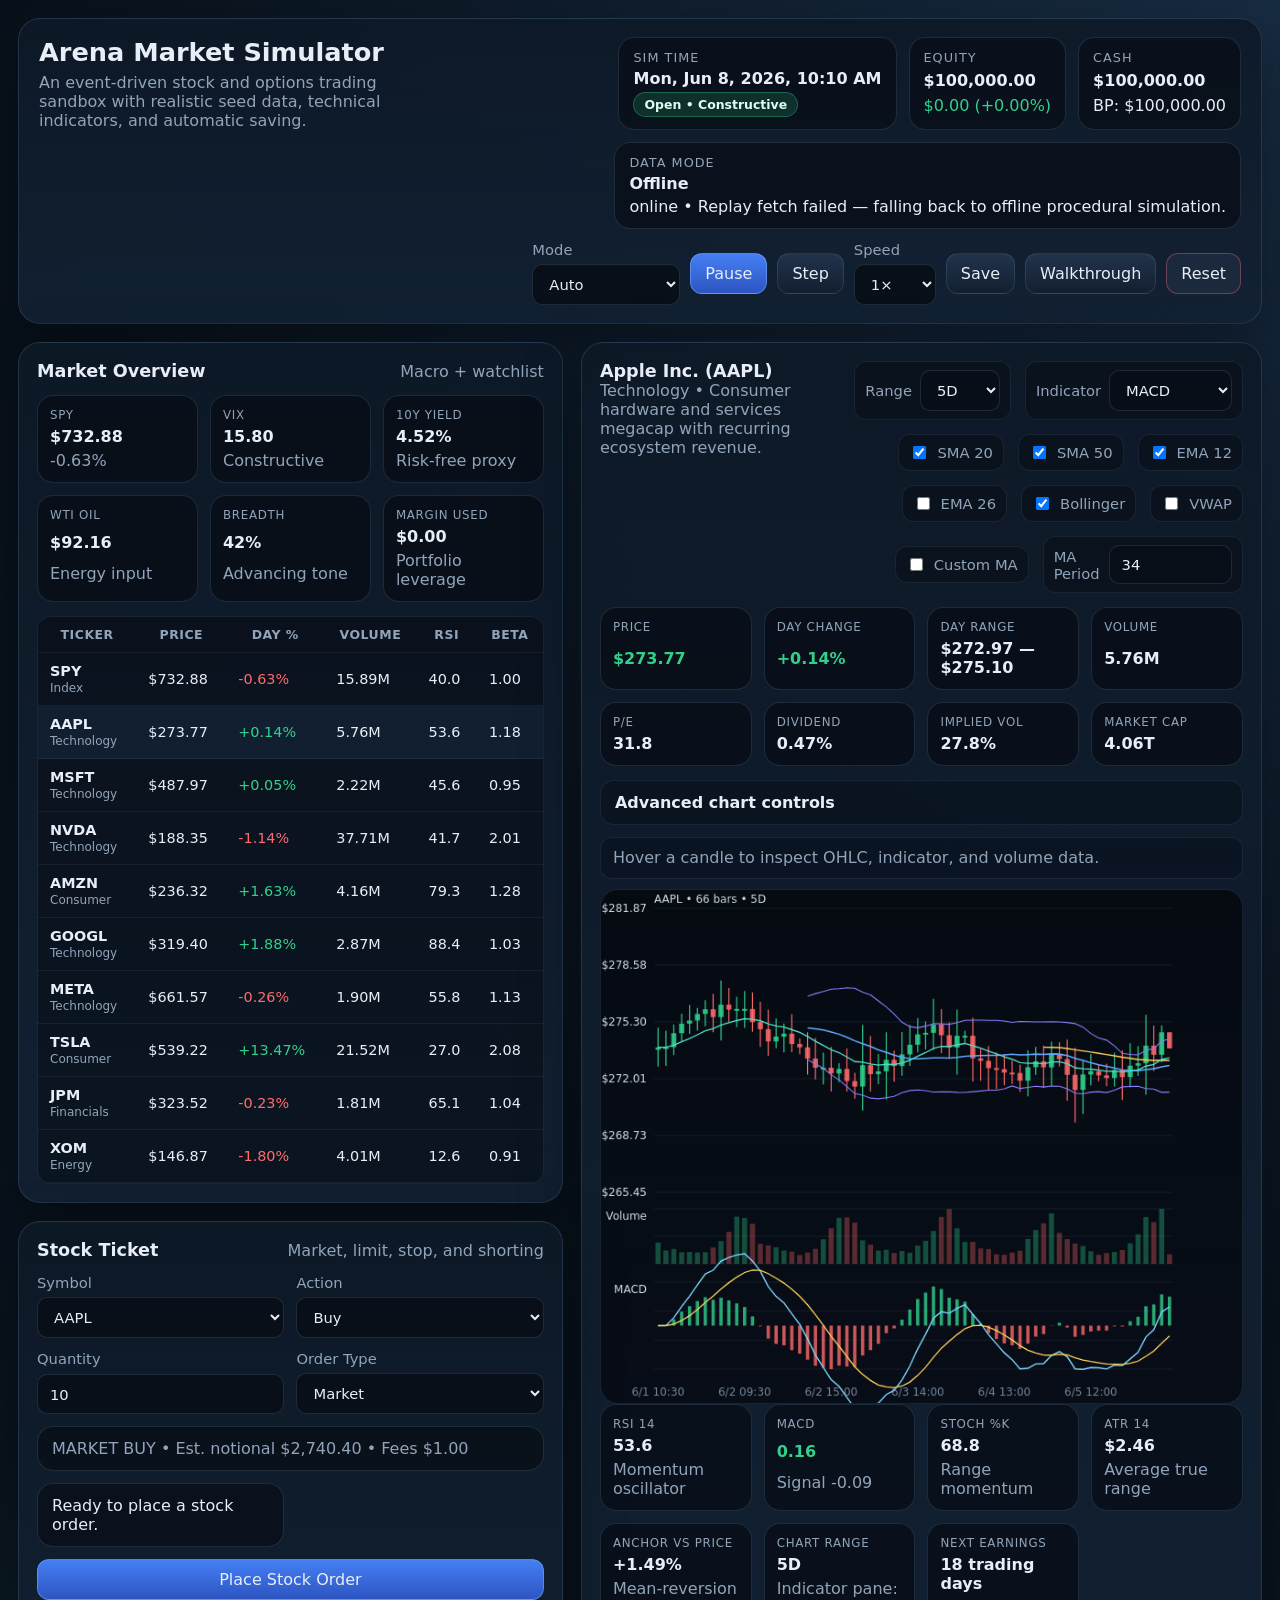
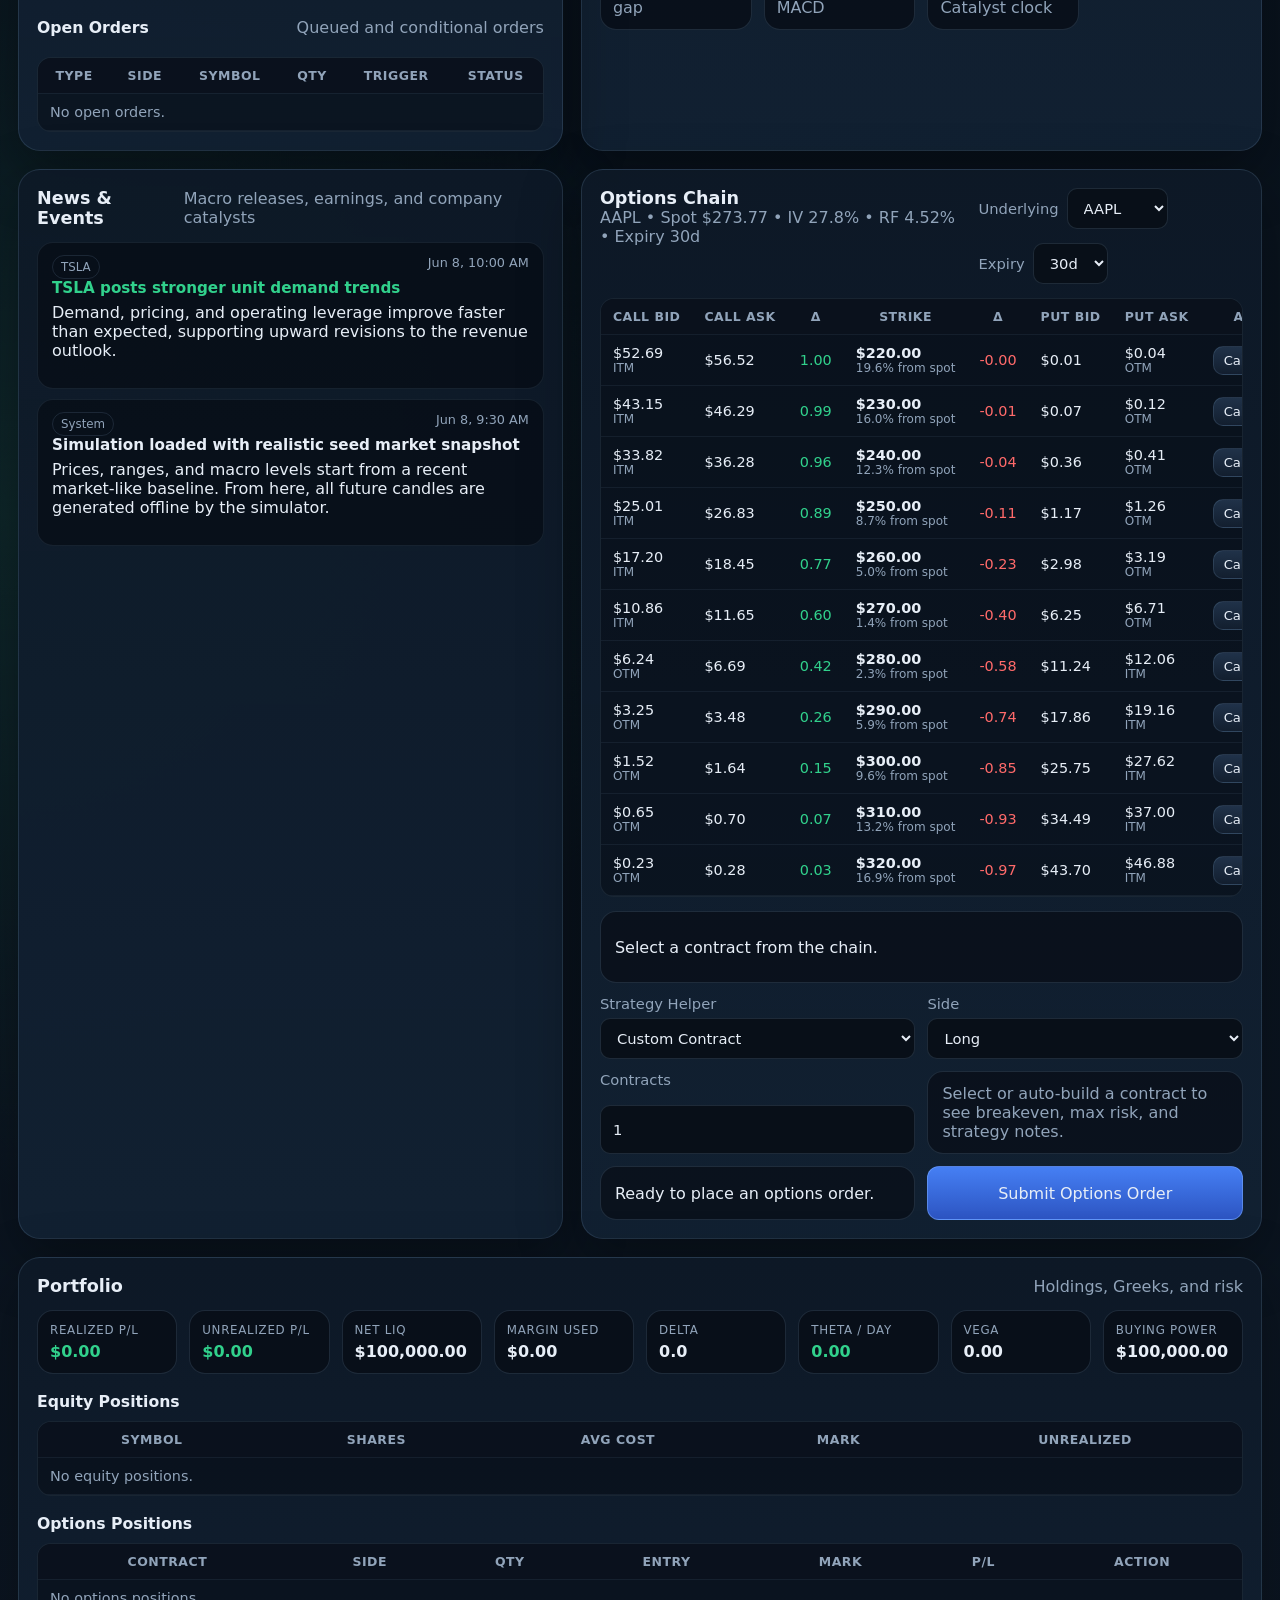
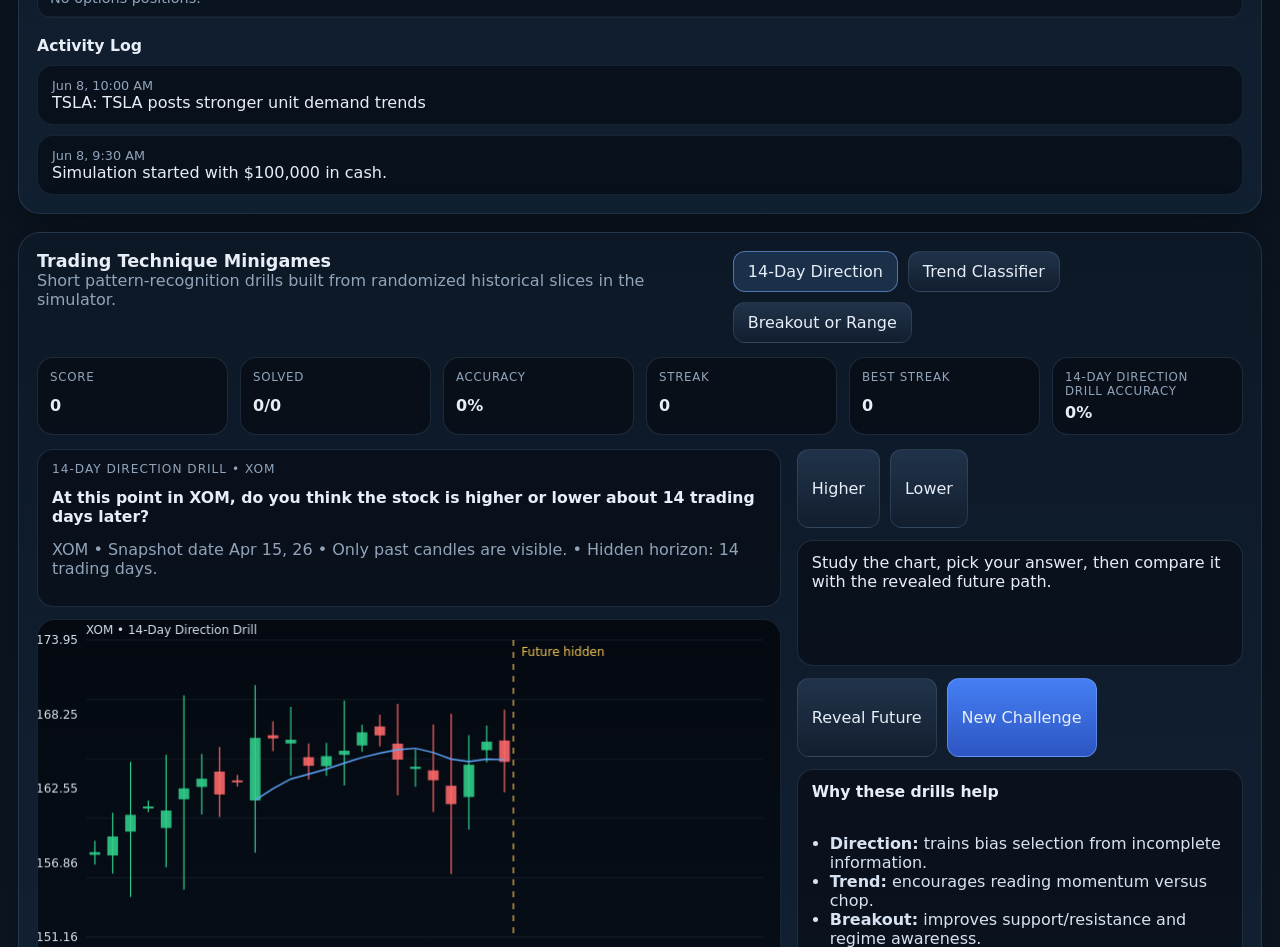
<file: stock-sim.html>
<!DOCTYPE html>
<html lang="en">
<head>
  <meta charset="UTF-8" />
  <meta name="viewport" content="width=device-width, initial-scale=1.0" />
  <title>Arena Market Simulator</title>
  <style>
:root {
  --bg: #071019;
  --bg-soft: #0d1724;
  --panel: rgba(14, 25, 39, 0.92);
  --panel-2: rgba(18, 33, 51, 0.95);
  --border: rgba(130, 164, 199, 0.18);
  --text: #e7eef7;
  --muted: #91a4ba;
  --positive: #31d18c;
  --negative: #ff6a6a;
  --warning: #ffcf5a;
  --accent: #62a8ff;
  --accent-2: #8f7cff;
  --shadow: 0 20px 60px rgba(0, 0, 0, 0.35);
}

* {
  box-sizing: border-box;
}

html, body {
  margin: 0;
  min-height: 100%;
  width: 100%;
  overflow-x: hidden;
  font-family: Inter, ui-sans-serif, system-ui, -apple-system, BlinkMacSystemFont, "Segoe UI", sans-serif;
  background:
    radial-gradient(circle at top right, color-mix(in srgb, var(--accent) 18%, transparent), transparent 30%),
    radial-gradient(circle at left center, color-mix(in srgb, var(--positive) 10%, transparent), transparent 28%),
    linear-gradient(180deg, var(--bg) 0%, var(--bg-soft) 100%);
  color: var(--text);
}

body {
  padding: 18px;
}

button, input, select {
  font: inherit;
}

button {
  border: 1px solid var(--border);
  background: linear-gradient(180deg, rgba(35, 54, 78, 0.9), rgba(19, 31, 48, 0.95));
  color: var(--text);
  border-radius: 12px;
  padding: 10px 14px;
  cursor: pointer;
  transition: transform 0.15s ease, border-color 0.2s ease, background 0.2s ease;
}

button:hover {
  transform: translateY(-1px);
  border-color: rgba(120, 177, 255, 0.4);
}

button.primary {
  background: linear-gradient(180deg, rgba(73, 133, 255, 0.95), rgba(47, 88, 202, 0.95));
  border-color: rgba(126, 173, 255, 0.5);
}

button.danger {
  border-color: rgba(255, 119, 119, 0.35);
}

button.ghost {
  background: rgba(34, 47, 68, 0.65);
}

input, select {
  width: 100%;
  background: rgba(9, 15, 24, 0.95);
  border: 1px solid var(--border);
  border-radius: 10px;
  color: var(--text);
  padding: 10px 12px;
}

label {
  display: grid;
  gap: 6px;
  color: var(--muted);
  font-size: 0.92rem;
}

h1, h2, h3, p {
  margin-top: 0;
}

h1 {
  margin-bottom: 6px;
  font-size: clamp(1.6rem, 2vw, 2.3rem);
}

h2 {
  margin-bottom: 0;
  font-size: 1.1rem;
}

h3 {
  font-size: 0.98rem;
  margin-bottom: 10px;
}

.subtitle,
.muted {
  color: var(--muted);
}

.app-shell {
  display: grid;
  gap: 18px;
  width: 100%;
  max-width: 100%;
  min-width: 0;
}

.topbar {
  display: flex;
  justify-content: space-between;
  gap: 18px;
  align-items: flex-start;
  padding: 18px 20px;
  border: 1px solid var(--border);
  border-radius: 22px;
  background: linear-gradient(180deg, var(--panel), var(--panel-2));
  box-shadow: var(--shadow);
  min-width: 0;
}

.topbar-controls {
  display: flex;
  flex-wrap: wrap;
  justify-content: flex-end;
  gap: 12px;
  align-items: stretch;
  min-width: 0;
}

.stat-card,
.card {
  min-width: 0;
  background: rgba(8, 14, 23, 0.75);
  border: 1px solid var(--border);
  border-radius: 16px;
  padding: 12px 14px;
  display: grid;
  gap: 4px;
}

.stat-card .label {
  color: var(--muted);
  font-size: 0.8rem;
  text-transform: uppercase;
  letter-spacing: 0.08em;
}

.controls-group {
  display: flex;
  gap: 10px;
  align-items: center;
  flex-wrap: wrap;
  justify-content: flex-end;
  min-width: 0;
}

.clock-card {
  min-width: 220px;
}

.mode-card {
  min-width: 220px;
}

.pill {
  display: inline-flex;
  align-items: center;
  padding: 4px 10px;
  border-radius: 999px;
  font-size: 0.78rem;
  font-weight: 700;
  width: fit-content;
  background: rgba(55, 71, 92, 0.6);
  border: 1px solid var(--border);
}

.pill.positive {
  color: #d9fff0;
  background: rgba(49, 209, 140, 0.16);
  border-color: rgba(49, 209, 140, 0.35);
}

.pill.negative {
  color: #ffe5e5;
  background: rgba(255, 106, 106, 0.14);
  border-color: rgba(255, 106, 106, 0.32);
}

.pill.warning {
  color: #fff4cf;
  background: rgba(255, 207, 90, 0.12);
  border-color: rgba(255, 207, 90, 0.3);
}

.pill.neutral {
  color: #dbe8f7;
}

.dashboard-grid {
  display: grid;
  grid-template-columns: minmax(0, 1.1fr) minmax(0, 1.6fr) minmax(0, 1fr);
  grid-template-areas:
    "market chart order"
    "news options portfolio";
  gap: 18px;
  min-width: 0;
}

.market-panel { grid-area: market; }
.chart-panel { grid-area: chart; }
.order-panel { grid-area: order; }
.news-panel { grid-area: news; }
.options-panel { grid-area: options; }
.portfolio-panel { grid-area: portfolio; }
.training-panel { grid-column: 1 / -1; }

.panel {
  background: linear-gradient(180deg, var(--panel), var(--panel-2));
  border: 1px solid var(--border);
  border-radius: 22px;
  padding: 18px;
  box-shadow: var(--shadow);
  min-height: 220px;
  min-width: 0;
  overflow: hidden;
}

.panel-header {
  display: flex;
  justify-content: space-between;
  gap: 12px;
  align-items: baseline;
  margin-bottom: 14px;
}

.panel-header.compact {
  margin-bottom: 10px;
}

.panel-header.wide-gap {
  align-items: flex-start;
  min-width: 0;
}

.inline-controls {
  display: flex;
  align-items: center;
  gap: 14px;
  flex-wrap: wrap;
  color: var(--muted);
  min-width: 0;
}

.chart-toolbar {
  justify-content: flex-end;
}

.chart-toolbar label {
  background: rgba(8, 14, 23, 0.55);
  border: 1px solid rgba(130, 164, 199, 0.12);
  border-radius: 12px;
  padding: 8px 10px;
}

.chart-toolbar select,
.chart-toolbar input[type="number"] {
  min-width: 80px;
}

.chart-advanced-panel {
  margin-bottom: 12px;
  border: 1px solid rgba(130, 164, 199, 0.12);
  border-radius: 14px;
  background: rgba(7, 13, 22, 0.42);
  overflow: hidden;
}

.chart-advanced-panel summary {
  cursor: pointer;
  padding: 12px 14px;
  color: var(--text);
  font-weight: 600;
  list-style: none;
}

.chart-advanced-panel summary::-webkit-details-marker {
  display: none;
}

.chart-advanced-grid {
  display: grid;
  grid-template-columns: repeat(auto-fit, minmax(130px, 1fr));
  gap: 10px;
  padding: 0 14px 14px;
}

.chart-advanced-grid label,
.chart-advanced-grid button,
.chart-help-note {
  background: rgba(8, 14, 23, 0.55);
  border: 1px solid rgba(130, 164, 199, 0.12);
  border-radius: 12px;
  padding: 8px 10px;
}

.chart-advanced-grid input[type="color"] {
  width: 100%;
  min-height: 38px;
  padding: 4px;
  background: transparent;
}

.chart-advanced-grid .formula-label {
  grid-column: span 2;
}

.chart-help-note {
  color: var(--muted);
  font-size: 0.86rem;
  display: flex;
  align-items: center;
}

.chart-hover-info {
  margin-bottom: 10px;
  padding: 10px 12px;
  border-radius: 12px;
  border: 1px solid rgba(130, 164, 199, 0.12);
  background: rgba(7, 13, 22, 0.42);
  min-height: 42px;
}

.inline-controls label {
  display: flex;
  gap: 8px;
  align-items: center;
}

.inline-controls input[type="checkbox"] {
  width: auto;
}

.macro-grid,
.key-metrics,
.indicator-row,
.portfolio-summary {
  display: grid;
  grid-template-columns: repeat(auto-fit, minmax(140px, 1fr));
  gap: 12px;
  margin-bottom: 14px;
}

.metric-card {
  background: rgba(7, 13, 22, 0.76);
  border: 1px solid var(--border);
  border-radius: 16px;
  padding: 12px;
  display: grid;
  gap: 5px;
}

.metric-card .kicker {
  color: var(--muted);
  font-size: 0.74rem;
  text-transform: uppercase;
  letter-spacing: 0.06em;
}

.metric-card strong {
  font-size: 1rem;
}

#chart-canvas {
  width: 100%;
  max-width: 100%;
  height: auto;
  display: block;
  background: linear-gradient(180deg, rgba(5, 9, 16, 0.92), rgba(7, 13, 22, 0.94));
  border: 1px solid rgba(136, 174, 214, 0.14);
  border-radius: 18px;
}

.form-grid {
  display: grid;
  grid-template-columns: repeat(2, minmax(0, 1fr));
  gap: 12px;
}

.form-grid .full-width,
.form-grid .ticket-estimate,
.form-grid .selected-contract {
  grid-column: 1 / -1;
}

.ticket-estimate {
  color: var(--muted);
}

.order-status-card {
  min-height: 54px;
  align-content: center;
  color: var(--text);
}

.order-status-card.positive {
  color: #d9fff0;
  border-color: rgba(49, 209, 140, 0.35);
  background: rgba(49, 209, 140, 0.08);
}

.order-status-card.negative {
  color: #ffe7e7;
  border-color: rgba(255, 106, 106, 0.35);
  background: rgba(255, 106, 106, 0.08);
}

.order-status-card.warning {
  color: #fff1cb;
  border-color: rgba(255, 207, 90, 0.35);
  background: rgba(255, 207, 90, 0.08);
}

.watchlist-wrapper,
.scroll-table {
  overflow: auto;
  border-radius: 14px;
  border: 1px solid rgba(130, 164, 199, 0.12);
  background: rgba(5, 10, 17, 0.45);
}

.data-table {
  width: 100%;
  border-collapse: collapse;
  font-size: 0.9rem;
}

.data-table th,
.data-table td {
  padding: 10px 12px;
  border-bottom: 1px solid rgba(130, 164, 199, 0.09);
  white-space: nowrap;
}

.data-table th {
  position: sticky;
  top: 0;
  z-index: 2;
  background: rgba(11, 18, 29, 0.98);
  color: var(--muted);
  font-size: 0.78rem;
  text-transform: uppercase;
  letter-spacing: 0.04em;
}

.data-table tbody tr {
  cursor: pointer;
}

.data-table tbody tr:hover,
.data-table tbody tr.selected {
  background: rgba(98, 168, 255, 0.08);
}

.positive-text { color: var(--positive); }
.negative-text { color: var(--negative); }
.warning-text { color: var(--warning); }

.news-feed,
.activity-log {
  display: grid;
  gap: 10px;
  max-height: 520px;
  overflow: auto;
}

.news-item,
.log-item {
  background: rgba(7, 13, 22, 0.78);
  border: 1px solid rgba(130, 164, 199, 0.12);
  border-radius: 16px;
  padding: 12px 14px;
}

.news-item h4 {
  margin: 0 0 6px;
  font-size: 0.95rem;
}

.news-meta,
.log-meta {
  color: var(--muted);
  font-size: 0.8rem;
  display: flex;
  justify-content: space-between;
  gap: 10px;
}

.subsection {
  margin-top: 18px;
}

.options-table td small {
  display: block;
  color: var(--muted);
}

.contract-button-row {
  display: flex;
  gap: 8px;
}

.contract-button-row button {
  padding: 6px 10px;
  border-radius: 10px;
  font-size: 0.82rem;
}

.option-ticket {
  margin-top: 14px;
}

.option-trade-summary {
  min-height: 66px;
  align-content: center;
  color: var(--muted);
}

.selected-contract {
  min-height: 72px;
  align-content: center;
}

.badge {
  display: inline-flex;
  align-items: center;
  gap: 5px;
  border-radius: 999px;
  padding: 4px 8px;
  font-size: 0.74rem;
  border: 1px solid rgba(130, 164, 199, 0.16);
  color: var(--muted);
}

.training-mode-buttons,
.training-controls,
.training-answer-group {
  display: flex;
  gap: 10px;
  flex-wrap: wrap;
}

.training-mode-buttons button.active,
.training-answer-group button.active {
  border-color: rgba(126, 173, 255, 0.55);
  background: rgba(98, 168, 255, 0.16);
}

.training-stats {
  display: grid;
  grid-template-columns: repeat(auto-fit, minmax(140px, 1fr));
  gap: 12px;
  margin-bottom: 14px;
}

.training-layout {
  display: grid;
  grid-template-columns: minmax(0, 1.5fr) minmax(280px, 0.9fr);
  gap: 16px;
}

.training-left,
.training-right {
  display: grid;
  gap: 12px;
}

.training-prompt-card,
.training-result-card,
.training-history-card {
  min-height: 88px;
}

.training-kicker {
  color: var(--muted);
  text-transform: uppercase;
  letter-spacing: 0.08em;
  font-size: 0.76rem;
  margin-bottom: 8px;
}

#training-canvas {
  width: 100%;
  height: auto;
  display: block;
  background: linear-gradient(180deg, rgba(5, 9, 16, 0.95), rgba(7, 13, 22, 0.96));
  border: 1px solid rgba(136, 174, 214, 0.14);
  border-radius: 18px;
}

.training-result-card.positive {
  color: #d9fff0;
  border-color: rgba(49, 209, 140, 0.35);
  background: rgba(49, 209, 140, 0.08);
}

.training-result-card.negative {
  color: #ffe8e8;
  border-color: rgba(255, 106, 106, 0.35);
  background: rgba(255, 106, 106, 0.08);
}

.training-result-card.warning {
  color: #fff2cb;
  border-color: rgba(255, 207, 90, 0.35);
  background: rgba(255, 207, 90, 0.08);
}

.training-bullets {
  margin: 0;
  padding-left: 18px;
  color: #d7e3f2;
}

.modal {
  position: fixed;
  inset: 0;
  display: grid;
  place-items: center;
  padding: 28px;
  background: rgba(2, 7, 13, 0.7);
  backdrop-filter: blur(10px);
}

.modal.hidden {
  display: none;
}

.modal-card {
  width: min(980px, 100%);
  max-height: 88vh;
  overflow: auto;
  background: linear-gradient(180deg, rgba(12, 23, 37, 0.98), rgba(8, 16, 26, 0.98));
  border: 1px solid var(--border);
  border-radius: 24px;
  box-shadow: var(--shadow);
  padding: 22px;
}

.help-content {
  display: grid;
  gap: 16px;
}

.help-content section {
  background: rgba(6, 12, 19, 0.7);
  border: 1px solid rgba(130, 164, 199, 0.1);
  border-radius: 16px;
  padding: 14px 16px;
}

.help-content ul {
  margin: 10px 0 0 18px;
  padding: 0;
  color: #d8e5f5;
}

code {
  background: rgba(98, 168, 255, 0.12);
  border-radius: 8px;
  padding: 2px 6px;
}

@media (max-width: 1440px) {
  .dashboard-grid {
    grid-template-columns: 1fr 1.25fr;
    grid-template-areas:
      "market chart"
      "order chart"
      "news options"
      "portfolio portfolio";
  }
}

@media (max-width: 980px) {
  body {
    padding: 12px;
  }

  .topbar {
    flex-direction: column;
  }

  .dashboard-grid {
    grid-template-columns: 1fr;
    grid-template-areas:
      "market"
      "chart"
      "order"
      "news"
      "options"
      "portfolio";
  }

  .training-layout {
    grid-template-columns: 1fr;
  }

  .chart-advanced-grid .formula-label {
    grid-column: span 1;
  }

  .form-grid {
    grid-template-columns: 1fr;
  }
}

  </style>
</head>
<body>
  <div class="app-shell">
    <header class="topbar">
      <div>
        <h1>Arena Market Simulator</h1>
        <p class="subtitle">An event-driven stock and options trading sandbox with realistic seed data, technical indicators, and automatic saving.</p>
      </div>
      <div class="topbar-controls">
        <div class="clock-card stat-card">
          <span class="label">Sim Time</span>
          <strong id="sim-clock">—</strong>
          <span id="market-status" class="pill neutral">Loading…</span>
        </div>
        <div class="stat-card">
          <span class="label">Equity</span>
          <strong id="equity-value">$0.00</strong>
          <span id="equity-change">—</span>
        </div>
        <div class="stat-card">
          <span class="label">Cash</span>
          <strong id="cash-value">$0.00</strong>
          <span id="bp-value">BP: $0.00</span>
        </div>
        <div class="stat-card mode-card">
          <span class="label">Data Mode</span>
          <strong id="mode-value">Offline</strong>
          <span id="mode-detail">Procedural simulation</span>
        </div>
        <div class="controls-group">
          <label>
            Mode
            <select id="mode-select">
              <option value="auto" selected>Auto</option>
              <option value="offline">Offline</option>
              <option value="replay">Online Replay</option>
            </select>
          </label>
          <button id="toggle-run" class="primary">Pause</button>
          <button id="step-btn">Step</button>
          <label>
            Speed
            <select id="speed-select">
              <option value="0.5">0.5×</option>
              <option value="1" selected>1×</option>
              <option value="2">2×</option>
              <option value="4">4×</option>
              <option value="8">8×</option>
            </select>
          </label>
          <button id="save-btn">Save</button>
          <button id="help-btn">Walkthrough</button>
          <button id="reset-btn" class="danger ghost">Reset</button>
        </div>
      </div>
    </header>

    <main class="dashboard-grid">
      <section class="panel market-panel">
        <div class="panel-header">
          <h2>Market Overview</h2>
          <span class="muted">Macro + watchlist</span>
        </div>
        <div class="macro-grid" id="macro-grid"></div>
        <div class="watchlist-wrapper">
          <table class="data-table watchlist-table">
            <thead>
              <tr>
                <th>Ticker</th>
                <th>Price</th>
                <th>Day %</th>
                <th>Volume</th>
                <th>RSI</th>
                <th>Beta</th>
              </tr>
            </thead>
            <tbody id="watchlist-body"></tbody>
          </table>
        </div>
      </section>

      <section class="panel chart-panel">
        <div class="panel-header wide-gap">
          <div>
            <h2 id="selected-name">Selected Asset</h2>
            <p id="selected-meta" class="muted">—</p>
          </div>
          <div class="inline-controls chart-toolbar">
            <label>
              Range
              <select id="chart-range">
                <option value="1D">1D</option>
                <option value="5D" selected>5D</option>
                <option value="1M">1M</option>
                <option value="3M">3M</option>
                <option value="6M">6M</option>
              </select>
            </label>
            <label>
              Indicator
              <select id="indicator-pane">
                <option value="rsi">RSI</option>
                <option value="macd" selected>MACD</option>
                <option value="stoch">Stochastic</option>
                <option value="atr">ATR</option>
                <option value="custom">Custom</option>
              </select>
            </label>
            <label><input type="checkbox" id="toggle-sma20" checked /> SMA 20</label>
            <label><input type="checkbox" id="toggle-sma50" checked /> SMA 50</label>
            <label><input type="checkbox" id="toggle-ema-fast" checked /> EMA 12</label>
            <label><input type="checkbox" id="toggle-ema-slow" /> EMA 26</label>
            <label><input type="checkbox" id="toggle-bbands" checked /> Bollinger</label>
            <label><input type="checkbox" id="toggle-vwap" /> VWAP</label>
            <label><input type="checkbox" id="toggle-custom-ma" /> Custom MA</label>
            <label>
              MA Period
              <input id="custom-ma-period" type="number" min="2" max="120" step="1" value="34" />
            </label>
          </div>
        </div>
        <div class="key-metrics" id="selected-metrics"></div>
        <details class="chart-advanced-panel">
          <summary>Advanced chart controls</summary>
          <div class="chart-advanced-grid">
            <label>
              Interaction
              <select id="chart-interaction-mode">
                <option value="pan" selected>Pan / Inspect</option>
                <option value="line">Trendline</option>
                <option value="hline">Horizontal Line</option>
                <option value="note">Text Note</option>
                <option value="erase">Erase</option>
              </select>
            </label>
            <label>
              Theme
              <select id="theme-select">
                <option value="arena-dark" selected>Arena Dark</option>
                <option value="midnight-blue">Midnight Blue</option>
                <option value="paper-light">Paper Light</option>
              </select>
            </label>
            <label>
              Custom Name
              <input id="custom-formula-name" type="text" value="Custom" />
            </label>
            <label class="formula-label">
              Formula
              <input id="custom-formula" type="text" value="c" placeholder="e.g. (c-sma(20))/sma(20)*100" />
            </label>
            <button id="apply-formula-btn" type="button">Apply Formula</button>
            <button id="clear-annotations-btn" type="button">Clear Drawings</button>
            <label>Up Candle <input id="color-bull" type="color" value="#31d18c" /></label>
            <label>Down Candle <input id="color-bear" type="color" value="#ff6a6a" /></label>
            <label>SMA 20 <input id="color-sma20" type="color" value="#62a8ff" /></label>
            <label>SMA 50 <input id="color-sma50" type="color" value="#ffd15a" /></label>
            <label>EMA Fast <input id="color-ema-fast" type="color" value="#4fe0c7" /></label>
            <label>EMA Slow <input id="color-ema-slow" type="color" value="#ff9f62" /></label>
            <label>Custom MA <input id="color-custom-ma" type="color" value="#f58cf8" /></label>
            <label>VWAP <input id="color-vwap" type="color" value="#9af065" /></label>
            <label>Bands <input id="color-bbands" type="color" value="#8f7cff" /></label>
            <label>Indicator 1 <input id="color-indicator-primary" type="color" value="#7fd6ff" /></label>
            <label>Indicator 2 <input id="color-indicator-secondary" type="color" value="#ffd15a" /></label>
            <div class="chart-help-note">Hover for OHLC, drag to pan, mouse wheel to zoom. Formula examples: <code>c</code>, <code>(c-sma(20))/sma(20)*100</code>, <code>rsi(14)-50</code>, <code>change(5)</code>.</div>
          </div>
        </details>
        <div id="chart-hover-info" class="chart-hover-info muted">Hover a candle to inspect OHLC, indicator, and volume data.</div>
        <canvas id="chart-canvas" width="1100" height="560" aria-label="Price chart"></canvas>
        <div class="indicator-row" id="indicator-row"></div>
      </section>

      <section class="panel order-panel">
        <div class="panel-header">
          <h2>Stock Ticket</h2>
          <span class="muted">Market, limit, stop, and shorting</span>
        </div>
        <form id="stock-order-form" class="form-grid">
          <label>
            Symbol
            <select id="stock-symbol"></select>
          </label>
          <label>
            Action
            <select id="stock-action">
              <option value="buy">Buy</option>
              <option value="sell">Sell</option>
              <option value="short">Short</option>
              <option value="cover">Cover</option>
            </select>
          </label>
          <label>
            Quantity
            <input id="stock-qty" type="number" min="1" step="1" value="10" />
          </label>
          <label>
            Order Type
            <select id="stock-order-type">
              <option value="market">Market</option>
              <option value="limit">Limit</option>
              <option value="stop">Stop</option>
            </select>
          </label>
          <label id="stock-trigger-wrap">
            Limit / Stop Price
            <input id="stock-trigger" type="number" min="0.01" step="0.01" value="0.00" />
          </label>
          <div class="ticket-estimate card" id="stock-ticket-estimate">Estimated cost: —</div>
          <div class="card order-status-card" id="stock-order-status">Ready to place a stock order.</div>
          <button id="stock-order-btn" type="button" class="primary full-width">Place Stock Order</button>
        </form>

        <div class="subsection">
          <div class="panel-header compact">
            <h3>Open Orders</h3>
            <span class="muted">Queued and conditional orders</span>
          </div>
          <div class="scroll-table">
            <table class="data-table">
              <thead>
                <tr>
                  <th>Type</th>
                  <th>Side</th>
                  <th>Symbol</th>
                  <th>Qty</th>
                  <th>Trigger</th>
                  <th>Status</th>
                </tr>
              </thead>
              <tbody id="orders-body"></tbody>
            </table>
          </div>
        </div>
      </section>

      <section class="panel news-panel">
        <div class="panel-header">
          <h2>News & Events</h2>
          <span class="muted">Macro releases, earnings, and company catalysts</span>
        </div>
        <div id="news-feed" class="news-feed"></div>
      </section>

      <section class="panel options-panel">
        <div class="panel-header wide-gap">
          <div>
            <h2>Options Chain</h2>
            <p id="option-chain-meta" class="muted">—</p>
          </div>
          <div class="inline-controls">
            <label>
              Underlying
              <select id="option-symbol"></select>
            </label>
            <label>
              Expiry
              <select id="option-expiry"></select>
            </label>
          </div>
        </div>
        <div class="scroll-table options-table-wrapper">
          <table class="data-table options-table">
            <thead>
              <tr>
                <th>Call Bid</th>
                <th>Call Ask</th>
                <th>Δ</th>
                <th>Strike</th>
                <th>Δ</th>
                <th>Put Bid</th>
                <th>Put Ask</th>
                <th>Action</th>
              </tr>
            </thead>
            <tbody id="options-body"></tbody>
          </table>
        </div>
        <form id="option-order-form" class="form-grid option-ticket">
          <div class="card selected-contract" id="selected-contract">Select a contract from the chain.</div>
          <label>
            Strategy Helper
            <select id="option-strategy">
              <option value="custom">Custom Contract</option>
              <option value="bullish-call">Bullish Call</option>
              <option value="bearish-put">Bearish Put</option>
              <option value="covered-call">Covered Call</option>
              <option value="protective-put">Protective Put</option>
              <option value="cash-secured-put">Cash-Secured Put</option>
            </select>
          </label>
          <label>
            Side
            <select id="option-side">
              <option value="long">Long</option>
              <option value="short">Short</option>
            </select>
          </label>
          <label>
            Contracts
            <input id="option-contracts" type="number" min="1" step="1" value="1" />
          </label>
          <div class="card option-trade-summary" id="option-trade-summary">Select or auto-build a contract to see breakeven, max risk, and strategy notes.</div>
          <div class="card order-status-card" id="option-order-status">Ready to place an options order.</div>
          <button id="option-order-btn" type="button" class="primary">Submit Options Order</button>
        </form>
      </section>

      <section class="panel portfolio-panel">
        <div class="panel-header">
          <h2>Portfolio</h2>
          <span class="muted">Holdings, Greeks, and risk</span>
        </div>
        <div class="portfolio-summary" id="portfolio-summary"></div>
        <div class="subsection">
          <h3>Equity Positions</h3>
          <div class="scroll-table">
            <table class="data-table">
              <thead>
                <tr>
                  <th>Symbol</th>
                  <th>Shares</th>
                  <th>Avg Cost</th>
                  <th>Mark</th>
                  <th>Unrealized</th>
                </tr>
              </thead>
              <tbody id="positions-body"></tbody>
            </table>
          </div>
        </div>
        <div class="subsection">
          <h3>Options Positions</h3>
          <div class="scroll-table">
            <table class="data-table">
              <thead>
                <tr>
                  <th>Contract</th>
                  <th>Side</th>
                  <th>Qty</th>
                  <th>Entry</th>
                  <th>Mark</th>
                  <th>P/L</th>
                  <th>Action</th>
                </tr>
              </thead>
              <tbody id="option-positions-body"></tbody>
            </table>
          </div>
        </div>
        <div class="subsection">
          <h3>Activity Log</h3>
          <div id="activity-log" class="activity-log"></div>
        </div>
      </section>

      <section class="panel training-panel">
        <div class="panel-header wide-gap">
          <div>
            <h2>Trading Technique Minigames</h2>
            <p class="muted">Short pattern-recognition drills built from randomized historical slices in the simulator.</p>
          </div>
          <div class="training-mode-buttons" id="training-mode-buttons">
            <button type="button" data-training-mode="direction">14-Day Direction</button>
            <button type="button" data-training-mode="trend">Trend Classifier</button>
            <button type="button" data-training-mode="breakout">Breakout or Range</button>
          </div>
        </div>
        <div class="training-stats" id="training-stats"></div>
        <div class="training-layout">
          <div class="training-left">
            <div class="card training-prompt-card">
              <div class="training-kicker" id="training-kicker">Training Mode</div>
              <h3 id="training-prompt">Loading challenge…</h3>
              <p class="muted" id="training-meta">Preparing a randomized historical setup.</p>
            </div>
            <canvas id="training-canvas" width="1000" height="360" aria-label="Training challenge chart"></canvas>
          </div>
          <div class="training-right">
            <div class="training-answer-group" id="training-answers"></div>
            <div class="card training-result-card" id="training-result">Study the chart, pick your answer, then compare it with the revealed future path.</div>
            <div class="training-controls">
              <button type="button" id="training-reveal-btn">Reveal Future</button>
              <button type="button" id="training-new-btn" class="primary">New Challenge</button>
            </div>
            <div class="card training-history-card">
              <h3>Why these drills help</h3>
              <ul class="training-bullets">
                <li><strong>Direction:</strong> trains bias selection from incomplete information.</li>
                <li><strong>Trend:</strong> encourages reading momentum versus chop.</li>
                <li><strong>Breakout:</strong> improves support/resistance and regime awareness.</li>
              </ul>
            </div>
          </div>
        </div>
      </section>
    </main>
  </div>

  <div id="help-modal" class="modal hidden" role="dialog" aria-modal="true" aria-labelledby="help-title">
    <div class="modal-card">
      <div class="panel-header wide-gap">
        <h2 id="help-title">Walkthrough: How the Simulator Works</h2>
        <button id="close-help">Close</button>
      </div>
      <div class="help-content">
        <section>
          <h3>1) Start State</h3>
          <p>You begin with <strong>$100,000</strong> in cash, a live watchlist seeded with recent real-world market levels, and a simulated calendar that progresses only when the market is open. Your game auto-saves locally every few seconds and after every trade.</p>
        </section>
        <section>
          <h3>2) Offline vs Online Replay</h3>
          <p><strong>Offline mode</strong> runs entirely from the built-in market generator. <strong>Online Replay mode</strong> attempts to fetch about six months of historical daily data for the watchlist and replays it session by session. Once the historical data ends, the simulator continues forward procedurally using volatility, trend, and gap patterns calibrated from the replayed dataset.</p>
        </section>
        <section>
          <h3>3) Price Formation</h3>
          <p>Every tick combines a market factor, sector factor, stock-specific volatility, mean reversion to a valuation anchor, and active news/event impacts. The result drives intraday candles, volume, spreads, and option pricing.</p>
          <ul>
            <li><strong>Market factor:</strong> broad sentiment plus macro variables such as VIX, oil, and rates.</li>
            <li><strong>Sector factor:</strong> technology, financials, energy, consumer, and index-level moves.</li>
            <li><strong>Idiosyncratic factor:</strong> company-specific drift, volatility, and catalyst risk.</li>
          </ul>
        </section>
        <section>
          <h3>3) Trading Stocks</h3>
          <p>Use the stock ticket to submit <strong>market</strong>, <strong>limit</strong>, or <strong>stop</strong> orders. You can go long, sell existing shares, short stock, or cover a short. Orders placed while the market is closed remain queued until the next session.</p>
        </section>
        <section>
          <h3>4) Options Trading</h3>
          <p>The options chain is generated from the current underlying price, time to expiry, implied volatility, and the risk-free rate using a Black-Scholes style model. You can trade long or short calls and puts, use strategy helpers like bullish calls, bearish puts, covered calls, protective puts, and cash-secured puts, and close positions directly from the portfolio view. The ticket also shows breakeven, estimated debit or credit, and max-risk context.</p>
        </section>
        <section>
          <h3>5) News, Events, Earnings, and Dividends</h3>
          <p>The feed generates company-specific stories, macro releases, OPEC-style energy shocks, guidance changes, analyst notes, earnings surprises, dividends, and rare splits. Events can raise volatility, change trend, and push prices over multiple sessions.</p>
        </section>
        <section>
          <h3>6) Indicators and Risk</h3>
          <p>The chart displays candles with optional SMA 20, SMA 50, and Bollinger Bands. Below it, the simulator computes RSI and MACD. The portfolio view tracks equity, margin used, available buying power, realized P/L, unrealized P/L, and approximate portfolio Greeks.</p>
        </section>
        <section>
          <h3>7) Saving</h3>
          <p>Your portfolio, market state, open orders, news feed, and price history are saved automatically to <code>localStorage</code>. Use <strong>Save</strong> for a manual snapshot or <strong>Reset</strong> to clear the save and start a fresh simulation.</p>
        </section>
        <section>
          <h3>8) Tips</h3>
          <ul>
            <li>Watch the news feed before taking leverage.</li>
            <li>Short options create income but also add margin risk and assignment risk.</li>
            <li>High RSI and stretched Bollinger bands can mark overbought conditions, but momentum can persist.</li>
            <li>Use expiries and strikes that match your thesis: momentum, hedge, income, or speculation.</li>
          </ul>
        </section>
      </div>
    </div>
  </div>

  <script>
(() => {
  'use strict';

  const STORAGE_KEY = 'arena_market_sim_v5';
  const VERSION = 5;
  const STARTING_CASH = 100000;
  const MARKET_OPEN_MIN = 9 * 60 + 30;
  const MARKET_CLOSE_MIN = 16 * 60;
  const MICRO_STEP_MINUTES = 5;
  const BAR_MINUTES = 30;
  const TICK_INTERVAL_MS = 850;
  const MAX_LOG_ITEMS = 120;
  const MAX_NEWS_ITEMS = 90;
  const MAX_BARS = 220;
  const STOCK_COMMISSION = 1.0;
  const OPTION_FEE = 0.65;
  const DEFAULT_SPEED = 1;
  const SPEED_TO_MINUTES = {
    '0.5': 5,
    '1': 10,
    '2': 20,
    '4': 40,
    '8': 80,
  };
  const TRAINING_MODE_LABELS = {
    direction: '14-Day Direction Drill',
    trend: 'Trend Classifier',
    breakout: 'Breakout or Range',
  };

  const BASE_ASSETS = [
    {
      ticker: 'SPY',
      name: 'SPDR S&P 500 ETF Trust',
      sector: 'Index',
      description: 'Large-cap U.S. equity ETF proxy for the broad market.',
      price: 737.55,
      marketCap: 'ETF',
      pe: 24.2,
      beta: 1.0,
      divYield: 1.23,
      annualVol: 0.18,
      iv: 0.19,
      avgVolume: 68000000,
      baseVolume: 93678100,
      anchorPrice: 742,
      drift: 0.08,
      tickSize: 1,
      daysToEarnings: 999,
      daysToDividend: 25,
      dividendPerShare: 2.32,
      startRange: [735.53, 752.82],
    },
    {
      ticker: 'AAPL',
      name: 'Apple Inc.',
      sector: 'Technology',
      description: 'Consumer hardware and services megacap with recurring ecosystem revenue.',
      price: 273.40,
      marketCap: '4.06T',
      pe: 31.8,
      beta: 1.18,
      divYield: 0.47,
      annualVol: 0.27,
      iv: 0.26,
      avgVolume: 23000000,
      baseVolume: 21522000,
      anchorPrice: 278,
      drift: 0.11,
      tickSize: 5,
      daysToEarnings: 18,
      daysToDividend: 29,
      dividendPerShare: 0.27,
      startRange: [272.87, 275.37],
    },
    {
      ticker: 'MSFT',
      name: 'Microsoft Corporation',
      sector: 'Technology',
      description: 'Cloud, software, and AI platform leader.',
      price: 487.71,
      marketCap: '3.63T',
      pe: 38.5,
      beta: 0.95,
      divYield: 0.72,
      annualVol: 0.24,
      iv: 0.24,
      avgVolume: 9000000,
      baseVolume: 8842000,
      anchorPrice: 495,
      drift: 0.12,
      tickSize: 10,
      daysToEarnings: 21,
      daysToDividend: 24,
      dividendPerShare: 0.83,
      startRange: [485.96, 488.12],
    },
    {
      ticker: 'NVDA',
      name: 'NVIDIA Corporation',
      sector: 'Technology',
      description: 'High-growth semiconductor and AI accelerator leader.',
      price: 190.53,
      marketCap: '4.64T',
      pe: 54.6,
      beta: 2.01,
      divYield: 0.03,
      annualVol: 0.52,
      iv: 0.47,
      avgVolume: 115000000,
      baseVolume: 139740000,
      anchorPrice: 196,
      drift: 0.18,
      tickSize: 5,
      daysToEarnings: 11,
      daysToDividend: 41,
      dividendPerShare: 0.01,
      startRange: [189.61, 192.69],
    },
    {
      ticker: 'AMZN',
      name: 'Amazon.com, Inc.',
      sector: 'Consumer',
      description: 'E-commerce and cloud computing platform.',
      price: 232.52,
      marketCap: '2.49T',
      pe: 44.3,
      beta: 1.28,
      divYield: 0,
      annualVol: 0.34,
      iv: 0.31,
      avgVolume: 17000000,
      baseVolume: 15995000,
      anchorPrice: 238,
      drift: 0.12,
      tickSize: 5,
      daysToEarnings: 16,
      daysToDividend: 999,
      dividendPerShare: 0,
      startRange: [231.18, 232.99],
    },
    {
      ticker: 'GOOGL',
      name: 'Alphabet Inc. Class A',
      sector: 'Technology',
      description: 'Digital advertising, search, and cloud platform.',
      price: 313.51,
      marketCap: '3.80T',
      pe: 28.2,
      beta: 1.03,
      divYield: 0.42,
      annualVol: 0.26,
      iv: 0.27,
      avgVolume: 12000000,
      baseVolume: 10899000,
      anchorPrice: 318,
      drift: 0.10,
      tickSize: 5,
      daysToEarnings: 17,
      daysToDividend: 33,
      dividendPerShare: 0.32,
      startRange: [312.28, 315.09],
    },
    {
      ticker: 'META',
      name: 'Meta Platforms, Inc.',
      sector: 'Technology',
      description: 'Advertising and consumer platform business with AI spending exposure.',
      price: 663.29,
      marketCap: '1.67T',
      pe: 29.1,
      beta: 1.13,
      divYield: 0.33,
      annualVol: 0.33,
      iv: 0.31,
      avgVolume: 7500000,
      baseVolume: 7134000,
      anchorPrice: 675,
      drift: 0.13,
      tickSize: 25,
      daysToEarnings: 20,
      daysToDividend: 30,
      dividendPerShare: 0.53,
      startRange: [661.32, 668.95],
    },
    {
      ticker: 'TSLA',
      name: 'Tesla, Inc.',
      sector: 'Consumer',
      description: 'High-beta EV and autonomy focused manufacturer.',
      price: 475.19,
      marketCap: '1.58T',
      pe: 88.0,
      beta: 2.08,
      divYield: 0,
      annualVol: 0.60,
      iv: 0.54,
      avgVolume: 60000000,
      baseVolume: 58781000,
      anchorPrice: 468,
      drift: 0.16,
      tickSize: 10,
      daysToEarnings: 14,
      daysToDividend: 999,
      dividendPerShare: 0,
      startRange: [473.82, 489.09],
    },
    {
      ticker: 'JPM',
      name: 'JPMorgan Chase & Co.',
      sector: 'Financials',
      description: 'Money-center bank with rate sensitivity and credit exposure.',
      price: 324.27,
      marketCap: '892B',
      pe: 15.0,
      beta: 1.04,
      divYield: 2.14,
      annualVol: 0.24,
      iv: 0.23,
      avgVolume: 8000000,
      baseVolume: 3926000,
      anchorPrice: 320,
      drift: 0.09,
      tickSize: 5,
      daysToEarnings: 22,
      daysToDividend: 26,
      dividendPerShare: 1.40,
      startRange: [324.04, 327.77],
    },
    {
      ticker: 'XOM',
      name: 'Exxon Mobil Corporation',
      sector: 'Energy',
      description: 'Integrated energy major tied to crude and refining margins.',
      price: 149.56,
      marketCap: '610B',
      pe: 14.9,
      beta: 0.91,
      divYield: 3.20,
      annualVol: 0.28,
      iv: 0.26,
      avgVolume: 17000000,
      baseVolume: 10462400,
      anchorPrice: 147,
      drift: 0.07,
      tickSize: 2.5,
      daysToEarnings: 24,
      daysToDividend: 19,
      dividendPerShare: 0.95,
      startRange: [148.50, 150.83],
    },
  ];

  const MACRO_EVENT_TEMPLATES = [
    {
      tone: 'positive',
      headline: 'Cooler CPI print boosts rate-cut hopes',
      body: 'Treasury yields ease, volatility compresses, and growth stocks catch a bid as inflation data surprises to the downside.',
      marketImpact: 0.014,
      sectorImpacts: { Technology: 0.01, Financials: -0.003, Consumer: 0.004 },
      vixDelta: -1.6,
      rateDelta: -0.10,
      oilDelta: -0.4,
      duration: 18,
      volBoost: -0.05,
    },
    {
      tone: 'negative',
      headline: 'Hot payrolls report pushes yields higher',
      body: 'A resilient labor market rekindles hawkish-rate fears. Duration-heavy and high-valuation names fade while financials hold up better.',
      marketImpact: -0.012,
      sectorImpacts: { Technology: -0.01, Financials: 0.004, Consumer: -0.003 },
      vixDelta: 1.4,
      rateDelta: 0.12,
      oilDelta: 0.3,
      duration: 16,
      volBoost: 0.08,
    },
    {
      tone: 'negative',
      headline: 'Geopolitical supply shock lifts crude and risk premiums',
      body: 'Oil spikes on new supply concerns. Energy outperforms while broad equities reprice higher inflation and geopolitical uncertainty.',
      marketImpact: -0.01,
      sectorImpacts: { Energy: 0.032, Consumer: -0.01, Technology: -0.004 },
      vixDelta: 2.3,
      rateDelta: 0.05,
      oilDelta: 5.1,
      duration: 22,
      volBoost: 0.11,
    },
    {
      tone: 'positive',
      headline: 'Fed speakers signal a softer policy path',
      body: 'Risk appetite improves as markets interpret central bank messaging as less restrictive than feared.',
      marketImpact: 0.009,
      sectorImpacts: { Technology: 0.007, Consumer: 0.005 },
      vixDelta: -1.1,
      rateDelta: -0.08,
      oilDelta: 0,
      duration: 15,
      volBoost: -0.03,
    },
    {
      tone: 'negative',
      headline: 'Unexpected Treasury auction weakness hits sentiment',
      body: 'Long-end yields jump after a sloppy debt auction, pressuring expensive equities and forcing de-risking across the tape.',
      marketImpact: -0.013,
      sectorImpacts: { Technology: -0.011, Financials: -0.002, Energy: 0.001 },
      vixDelta: 1.2,
      rateDelta: 0.14,
      oilDelta: -0.2,
      duration: 14,
      volBoost: 0.07,
    },
  ];

  const COMPANY_EVENT_TEMPLATES = {
    Technology: [
      {
        tone: 'positive',
        headline: '{ticker} unveils stronger-than-expected AI product roadmap',
        body: 'Channel checks and management commentary point to durable demand, expanding forward estimates and improving sentiment.',
        selfImpact: 0.045,
        sectorImpact: 0.006,
        duration: 18,
        volBoost: 0.09,
      },
      {
        tone: 'negative',
        headline: '{ticker} faces renewed regulatory pressure',
        body: 'Investors reassess long-term margins and headline risk after reports of fresh antitrust and compliance scrutiny.',
        selfImpact: -0.041,
        sectorImpact: -0.003,
        duration: 17,
        volBoost: 0.10,
      },
      {
        tone: 'positive',
        headline: '{ticker} receives bullish channel checks ahead of quarter',
        body: 'Sell-side notes point to stronger demand, better pricing, and upside to consensus expectations into earnings.',
        selfImpact: 0.028,
        sectorImpact: 0.003,
        duration: 12,
        volBoost: 0.05,
      },
    ],
    Consumer: [
      {
        tone: 'positive',
        headline: '{ticker} posts stronger unit demand trends',
        body: 'Demand, pricing, and operating leverage improve faster than expected, supporting upward revisions to the revenue outlook.',
        selfImpact: 0.036,
        sectorImpact: 0.004,
        duration: 15,
        volBoost: 0.07,
      },
      {
        tone: 'negative',
        headline: '{ticker} warns on margin compression',
        body: 'Higher logistics and input costs weigh on gross margin expectations and raise concerns about near-term execution.',
        selfImpact: -0.039,
        sectorImpact: -0.004,
        duration: 14,
        volBoost: 0.08,
      },
      {
        tone: 'negative',
        headline: '{ticker} delivery and demand data miss expectations',
        body: 'Investors dial back growth assumptions after a softer read-through from recent demand data and pricing behavior.',
        selfImpact: -0.05,
        sectorImpact: -0.003,
        duration: 20,
        volBoost: 0.1,
      },
    ],
    Financials: [
      {
        tone: 'positive',
        headline: '{ticker} sees net interest income hold up better than feared',
        body: 'Credit quality remains stable while management indicates resilient client activity and strong capital return capacity.',
        selfImpact: 0.025,
        sectorImpact: 0.004,
        duration: 13,
        volBoost: 0.05,
      },
      {
        tone: 'negative',
        headline: '{ticker} increases reserve build on cautionary credit outlook',
        body: 'Investors price in higher future losses and softer loan growth after a more guarded credit commentary update.',
        selfImpact: -0.03,
        sectorImpact: -0.005,
        duration: 16,
        volBoost: 0.07,
      },
    ],
    Energy: [
      {
        tone: 'positive',
        headline: '{ticker} benefits from stronger upstream realizations',
        body: 'Higher commodity prices and resilient refining margins improve forward free cash flow expectations.',
        selfImpact: 0.03,
        sectorImpact: 0.006,
        duration: 15,
        volBoost: 0.05,
      },
      {
        tone: 'negative',
        headline: '{ticker} softens after refining margin outlook cools',
        body: 'Margin normalization and mixed production commentary weigh on the near-term earnings setup.',
        selfImpact: -0.026,
        sectorImpact: -0.004,
        duration: 12,
        volBoost: 0.04,
      },
    ],
    Index: [
      {
        tone: 'positive',
        headline: 'Broad market breadth improves under the surface',
        body: 'Cyclical participation broadens and puts a firmer floor under index-level price action.',
        selfImpact: 0.008,
        sectorImpact: 0.002,
        duration: 10,
        volBoost: -0.02,
      },
    ],
  };

  const dom = {
    simClock: document.getElementById('sim-clock'),
    marketStatus: document.getElementById('market-status'),
    equityValue: document.getElementById('equity-value'),
    equityChange: document.getElementById('equity-change'),
    cashValue: document.getElementById('cash-value'),
    bpValue: document.getElementById('bp-value'),
    modeValue: document.getElementById('mode-value'),
    modeDetail: document.getElementById('mode-detail'),
    modeSelect: document.getElementById('mode-select'),
    toggleRun: document.getElementById('toggle-run'),
    stepBtn: document.getElementById('step-btn'),
    speedSelect: document.getElementById('speed-select'),
    saveBtn: document.getElementById('save-btn'),
    helpBtn: document.getElementById('help-btn'),
    resetBtn: document.getElementById('reset-btn'),
    macroGrid: document.getElementById('macro-grid'),
    watchlistBody: document.getElementById('watchlist-body'),
    selectedName: document.getElementById('selected-name'),
    selectedMeta: document.getElementById('selected-meta'),
    selectedMetrics: document.getElementById('selected-metrics'),
    indicatorRow: document.getElementById('indicator-row'),
    chartCanvas: document.getElementById('chart-canvas'),
    chartHoverInfo: document.getElementById('chart-hover-info'),
    chartRange: document.getElementById('chart-range'),
    indicatorPane: document.getElementById('indicator-pane'),
    chartInteractionMode: document.getElementById('chart-interaction-mode'),
    themeSelect: document.getElementById('theme-select'),
    customFormula: document.getElementById('custom-formula'),
    customFormulaName: document.getElementById('custom-formula-name'),
    applyFormulaBtn: document.getElementById('apply-formula-btn'),
    clearAnnotationsBtn: document.getElementById('clear-annotations-btn'),
    toggleSma20: document.getElementById('toggle-sma20'),
    toggleSma50: document.getElementById('toggle-sma50'),
    toggleEmaFast: document.getElementById('toggle-ema-fast'),
    toggleEmaSlow: document.getElementById('toggle-ema-slow'),
    toggleBbands: document.getElementById('toggle-bbands'),
    toggleCustomMA: document.getElementById('toggle-custom-ma'),
    toggleVwap: document.getElementById('toggle-vwap'),
    customMAPeriod: document.getElementById('custom-ma-period'),
    colorBull: document.getElementById('color-bull'),
    colorBear: document.getElementById('color-bear'),
    colorSma20: document.getElementById('color-sma20'),
    colorSma50: document.getElementById('color-sma50'),
    colorEmaFast: document.getElementById('color-ema-fast'),
    colorEmaSlow: document.getElementById('color-ema-slow'),
    colorCustomMA: document.getElementById('color-custom-ma'),
    colorVwap: document.getElementById('color-vwap'),
    colorBbands: document.getElementById('color-bbands'),
    colorIndicatorPrimary: document.getElementById('color-indicator-primary'),
    colorIndicatorSecondary: document.getElementById('color-indicator-secondary'),
    stockOrderForm: document.getElementById('stock-order-form'),
    stockSymbol: document.getElementById('stock-symbol'),
    stockAction: document.getElementById('stock-action'),
    stockQty: document.getElementById('stock-qty'),
    stockOrderType: document.getElementById('stock-order-type'),
    stockTriggerWrap: document.getElementById('stock-trigger-wrap'),
    stockTrigger: document.getElementById('stock-trigger'),
    stockTicketEstimate: document.getElementById('stock-ticket-estimate'),
    stockOrderStatus: document.getElementById('stock-order-status'),
    stockOrderBtn: document.getElementById('stock-order-btn'),
    ordersBody: document.getElementById('orders-body'),
    newsFeed: document.getElementById('news-feed'),
    optionChainMeta: document.getElementById('option-chain-meta'),
    optionSymbol: document.getElementById('option-symbol'),
    optionExpiry: document.getElementById('option-expiry'),
    optionsBody: document.getElementById('options-body'),
    selectedContract: document.getElementById('selected-contract'),
    optionOrderStatus: document.getElementById('option-order-status'),
    optionOrderBtn: document.getElementById('option-order-btn'),
    optionOrderForm: document.getElementById('option-order-form'),
    optionStrategy: document.getElementById('option-strategy'),
    optionTradeSummary: document.getElementById('option-trade-summary'),
    optionSide: document.getElementById('option-side'),
    optionContracts: document.getElementById('option-contracts'),
    portfolioSummary: document.getElementById('portfolio-summary'),
    positionsBody: document.getElementById('positions-body'),
    optionPositionsBody: document.getElementById('option-positions-body'),
    activityLog: document.getElementById('activity-log'),
    trainingModeButtons: document.getElementById('training-mode-buttons'),
    trainingStats: document.getElementById('training-stats'),
    trainingKicker: document.getElementById('training-kicker'),
    trainingPrompt: document.getElementById('training-prompt'),
    trainingMeta: document.getElementById('training-meta'),
    trainingCanvas: document.getElementById('training-canvas'),
    trainingAnswers: document.getElementById('training-answers'),
    trainingResult: document.getElementById('training-result'),
    trainingRevealBtn: document.getElementById('training-reveal-btn'),
    trainingNewBtn: document.getElementById('training-new-btn'),
    helpModal: document.getElementById('help-modal'),
    closeHelp: document.getElementById('close-help'),
  };

  let state = loadState() || createInitialState();
  let loopHandle = null;
  let lastAutoSave = Date.now();
  let chartRuntime = {
    main: null,
    drag: null,
    previewAnnotation: null,
  };

  const THEME_PRESETS = {
    'arena-dark': {
      '--bg': '#071019',
      '--bg-soft': '#0d1724',
      '--panel': 'rgba(14, 25, 39, 0.92)',
      '--panel-2': 'rgba(18, 33, 51, 0.95)',
      '--border': 'rgba(130, 164, 199, 0.18)',
      '--text': '#e7eef7',
      '--muted': '#91a4ba',
      '--positive': '#31d18c',
      '--negative': '#ff6a6a',
      '--warning': '#ffcf5a',
      '--accent': '#62a8ff',
      '--accent-2': '#8f7cff',
    },
    'midnight-blue': {
      '--bg': '#08111f',
      '--bg-soft': '#111c30',
      '--panel': 'rgba(10, 22, 42, 0.95)',
      '--panel-2': 'rgba(15, 29, 56, 0.96)',
      '--border': 'rgba(113, 164, 255, 0.18)',
      '--text': '#eef4ff',
      '--muted': '#9db3d8',
      '--positive': '#33d9a3',
      '--negative': '#ff7b8c',
      '--warning': '#ffd166',
      '--accent': '#77b5ff',
      '--accent-2': '#8da2ff',
    },
    'paper-light': {
      '--bg': '#eef3f9',
      '--bg-soft': '#f7fbff',
      '--panel': 'rgba(255, 255, 255, 0.96)',
      '--panel-2': 'rgba(244, 248, 253, 0.97)',
      '--border': 'rgba(66, 94, 130, 0.16)',
      '--text': '#18263a',
      '--muted': '#5b6d85',
      '--positive': '#167c57',
      '--negative': '#cc425c',
      '--warning': '#b48300',
      '--accent': '#316fc8',
      '--accent-2': '#6f58d9',
    },
  };

  function createInitialState() {
    const initialDate = new Date('2026-06-08T09:30:00');
    const created = {
      version: VERSION,
      rngState: createRandomSeed(),
      settings: {
        running: true,
        speed: DEFAULT_SPEED,
        theme: 'arena-dark',
        chartRange: '5D',
        indicatorPane: 'macd',
        customMAPeriod: 34,
        customFormula: 'c',
        customFormulaName: 'Custom',
        colors: {
          bull: '#31d18c',
          bear: '#ff6a6a',
          sma20: '#62a8ff',
          sma50: '#ffd15a',
          emaFast: '#4fe0c7',
          emaSlow: '#ff9f62',
          customMA: '#f58cf8',
          vwap: '#9af065',
          bbands: '#8f7cff',
          indicatorPrimary: '#7fd6ff',
          indicatorSecondary: '#ffd15a',
          annotation: '#ffcf5a',
        },
        overlays: {
          sma20: true,
          sma50: true,
          emaFast: true,
          emaSlow: false,
          bbands: true,
          customMA: false,
          vwap: false,
        },
      },
      market: {
        now: initialDate.toISOString(),
        riskFreeRate: 0.045,
        vix: 16.05,
        tenYearYield: 4.52,
        oil: 92.16,
        breadth: 0.42,
        regime: 'Constructive',
        dayNumber: 0,
        sessionStep: 0,
        activeEffects: [],
      },
      ui: {
        selectedTicker: 'AAPL',
        optionSymbol: 'AAPL',
        optionExpiryDays: 30,
        selectedContract: null,
        optionStrategy: 'custom',
        chartInteractionMode: 'pan',
        chartViewport: { key: '', start: 0, count: 0 },
        chartHoverInfo: null,
        chartAnnotations: {},
        stockOrderStatus: { text: 'Ready to place a stock order.', tone: 'neutral' },
        optionOrderStatus: { text: 'Ready to place an options order.', tone: 'neutral' },
      },
      account: {
        cash: STARTING_CASH,
        realizedPnL: 0,
        equityBaseline: STARTING_CASH,
        holdings: {},
        options: [],
        openOrders: [],
        log: [],
      },
      assets: {},
      news: [],
      training: {
        mode: 'direction',
        score: 0,
        correct: 0,
        played: 0,
        streak: 0,
        bestStreak: 0,
        byMode: {
          direction: { played: 0, correct: 0 },
          trend: { played: 0, correct: 0 },
          breakout: { played: 0, correct: 0 },
        },
        currentChallenge: null,
        lastResult: { text: 'Study the chart, pick your answer, then compare it with the revealed future path.', tone: 'neutral' },
      },
      dataMode: {
        preference: 'auto',
        runtime: 'offline',
        connection: 'unknown',
        statusText: 'Offline procedural simulation active.',
        provider: 'Procedural',
        replay: {
          status: 'idle',
          loading: false,
          ready: false,
          generationActivated: false,
          startDate: null,
          currentIndex: 0,
          tradingDates: [],
          datasetByTicker: {},
          lastHistoricalDate: null,
        },
      },
      lastSavedAt: null,
    };

    for (const asset of BASE_ASSETS) {
      created.assets[asset.ticker] = createAssetState(asset, initialDate, created);
      created.account.holdings[asset.ticker] = { shares: 0, avgCost: 0 };
    }

    addNewsItem(created, {
      headline: 'Simulation loaded with realistic seed market snapshot',
      body: 'Prices, ranges, and macro levels start from a recent market-like baseline. From here, all future candles are generated offline by the simulator.',
      tone: 'neutral',
      scope: 'System',
      now: created.market.now,
    });
    addLog(created, 'Simulation started with $100,000 in cash.');
    return created;
  }

  function createAssetState(base, endDate, container) {
    const asset = {
      ticker: base.ticker,
      name: base.name,
      sector: base.sector,
      description: base.description,
      price: base.price,
      prevClose: base.price,
      open: base.price,
      high: base.startRange ? base.startRange[1] : base.price,
      low: base.startRange ? base.startRange[0] : base.price,
      dayVolume: Math.round(base.baseVolume * 0.05),
      avgVolume: base.avgVolume,
      baseVolume: base.baseVolume,
      marketCap: base.marketCap,
      pe: base.pe,
      beta: base.beta,
      divYield: base.divYield,
      annualVol: base.annualVol,
      iv: base.iv,
      anchorPrice: base.anchorPrice,
      drift: base.drift,
      tickSize: base.tickSize,
      daysToEarnings: base.daysToEarnings,
      daysToDividend: base.daysToDividend,
      dividendPerShare: base.dividendPerShare,
      startRange: base.startRange,
      history: [],
      currentBar: null,
      momentum: 0,
      lastShock: 0,
      recentNewsTone: 0,
      lastSplitDay: -999,
      volState: (base.annualVol ** 2) * (MICRO_STEP_MINUTES / (252 * 390)),
      dailyVolState: (base.annualVol ** 2) / 252,
      gapBias: 0,
      liquiditySkew: base.sector === 'Technology' ? 1.06 : base.sector === 'Energy' ? 0.96 : 1,
      trendBias: 0,
    };

    seedHistory(asset, endDate, container);
    seedDailyArchive(asset, endDate, container);
    asset.open = asset.price;
    asset.high = asset.price;
    asset.low = asset.price;
    asset.prevClose = asset.history.length ? asset.history[asset.history.length - 1].close : asset.price;
    asset.dayVolume = Math.round(asset.avgVolume * 0.07);
    startNewBar(asset, new Date(container.market.now));
    return asset;
  }

  function seedHistory(asset, endDate, container) {
    const seedBars = 140;
    let time = getPreviousMarketTime(endDate, BAR_MINUTES * (seedBars - 1));
    let price = asset.price * Math.exp(randomBetween(container, -0.08, 0.08));
    let volState = (asset.annualVol ** 2) * (BAR_MINUTES / (252 * 390));
    const bars = [];

    for (let i = 0; i < seedBars; i += 1) {
      const minuteOfSession = Math.max(0, minutesSinceOpen(time) + BAR_MINUTES / 2);
      const volumeCurve = getIntradayVolumeCurve(minuteOfSession) * asset.liquiditySkew;
      const liquidityVol = clamp(0.72 + volumeCurve * 0.18, 0.68, 1.55);
      const marketShock = randomShock(container, 0.75);
      const sectorShock = randomShock(container, 0.65);
      const idShock = randomShock(container, 0.75);
      const jump = rng(container) < 0.015 ? randomShock(container, Math.sqrt(volState) * 2.6) : 0;
      const realizedShock = Math.sqrt(volState) * (0.48 * asset.beta * marketShock + 0.34 * sectorShock + 0.54 * idShock) * liquidityVol + jump;
      const drift = (asset.drift - 0.5 * asset.annualVol ** 2) * (BAR_MINUTES / (252 * 390));
      const meanReversion = Math.log(asset.anchorPrice / price) * 0.00055;
      const momentumBias = 0.00035 * Math.sin(i / 11);
      const ret = drift + meanReversion + momentumBias + realizedShock;
      const open = price;
      const close = clamp(open * Math.exp(ret), 5, 5000);
      const wickScale = Math.abs(realizedShock) * 1.45 + Math.sqrt(volState) * randomBetween(container, 0.75, 1.8);
      const high = Math.max(open, close) * Math.exp(wickScale * randomBetween(container, 0.25, 0.75));
      const low = Math.min(open, close) * Math.exp(-wickScale * randomBetween(container, 0.22, 0.72));
      const baseIntervalVolume = asset.avgVolume / (390 / BAR_MINUTES);
      const volume = baseIntervalVolume * volumeCurve * clamp(0.62 + Math.abs(ret) * 36 + randomBetween(container, -0.08, 0.16), 0.22, 4.2);

      bars.push({
        time: time.toISOString(),
        open: round2(open),
        high: round2(high),
        low: round2(low),
        close: round2(close),
        volume: Math.round(volume),
      });
      price = close;
      volState = clamp((asset.annualVol ** 2) * (BAR_MINUTES / (252 * 390)) * 0.08 + 0.14 * (realizedShock ** 2) + 0.82 * volState, (asset.annualVol ** 2) * (BAR_MINUTES / (252 * 390)) * 0.35, (asset.annualVol ** 2) * (BAR_MINUTES / (252 * 390)) * 8.8);
      time = getNextMarketTime(time, BAR_MINUTES);
    }

    const factor = asset.price / bars[bars.length - 1].close;
    scalePriceSeries(bars, factor);
    asset.volState = volState;
    asset.history = bars.slice(-MAX_BARS);
    if (asset.history.length) {
      const last = asset.history[asset.history.length - 1];
      asset.price = last.close;
      asset.prevClose = last.close;
    }
  }

  function getPreviousBusinessDay(date) {
    const d = new Date(date);
    d.setDate(d.getDate() - 1);
    d.setHours(16, 0, 0, 0);
    while (isWeekend(d)) d.setDate(d.getDate() - 1);
    return d;
  }

  function createDailyBar(prevClose, close, date, asset, container, dailySigma, gapShock = 0) {
    const open = prevClose * Math.exp(gapShock);
    const bodyMove = Math.abs(Math.log(close / Math.max(open, 0.01)));
    const rangeNoise = Math.abs(randomShock(container, dailySigma * 1.25));
    const upperExtension = Math.max(bodyMove * 0.55 + rangeNoise * randomBetween(container, 0.45, 1.05), dailySigma * 0.18);
    const lowerExtension = Math.max(bodyMove * 0.45 + rangeNoise * randomBetween(container, 0.4, 0.95), dailySigma * 0.18);
    const high = Math.max(open, close) * Math.exp(upperExtension);
    const low = Math.min(open, close) * Math.exp(-lowerExtension);
    const normalizedMove = Math.abs(Math.log(close / Math.max(prevClose, 0.01)));
    const volume = asset.avgVolume * clamp(0.62 + normalizedMove * 75 + Math.sqrt(dailySigma * 252) * 2.4 + randomBetween(container, -0.16, 0.22), 0.28, 3.9);
    return {
      time: date.toISOString(),
      open: round2(open),
      high: round2(high),
      low: round2(low),
      close: round2(close),
      volume: Math.round(volume),
    };
  }

  function seedDailyArchive(asset, endDate, container) {
    const totalBars = 320;
    let firstDate = new Date(endDate);
    firstDate.setHours(16, 0, 0, 0);
    for (let i = 0; i < totalBars; i += 1) {
      firstDate = getPreviousBusinessDay(firstDate);
    }

    let date = new Date(firstDate);
    let price = asset.price * Math.exp(randomBetween(container, -0.22, 0.22));
    let dailyVolState = (asset.annualVol ** 2) / 252;
    const bars = [];

    for (let i = 0; i <= totalBars; i += 1) {
      while (isWeekend(date)) date.setDate(date.getDate() + 1);
      const marketFactor = 0.00045 * Math.sin(i / 17) + 0.00035 * Math.cos(i / 53);
      const sectorBias = asset.sector === 'Technology'
        ? 0.00018
        : asset.sector === 'Energy'
          ? 0.00008 * Math.sin(i / 9)
          : asset.sector === 'Financials'
            ? -0.00002 + 0.0001 * Math.cos(i / 16)
            : 0;
      const marketShock = randomShock(container, 0.8);
      const sectorShock = randomShock(container, 0.65);
      const idShock = randomShock(container, 0.75);
      const jump = rng(container) < 0.028 ? randomShock(container, 0.9) * Math.sqrt(dailyVolState) * 3.2 : 0;
      const realizedShock = Math.sqrt(dailyVolState) * (0.52 * asset.beta * marketShock + 0.33 * sectorShock + 0.58 * idShock) + jump;
      const drift = (asset.drift - 0.5 * asset.annualVol ** 2) / 252;
      const ret = drift + marketFactor + sectorBias + realizedShock;
      const prevClose = price;
      const close = clamp(prevClose * Math.exp(ret), 5, 5000);
      const gapShock = clamp(randomShock(container, Math.sqrt(dailyVolState) * 0.28) + asset.gapBias * 0.15, -0.045, 0.045);
      bars.push(createDailyBar(prevClose, close, date, asset, container, Math.sqrt(dailyVolState), gapShock));
      price = close;
      dailyVolState = clamp((asset.annualVol ** 2) / 252 * 0.08 + 0.12 * (realizedShock ** 2) + 0.84 * dailyVolState, (asset.annualVol ** 2) / 252 * 0.35, (asset.annualVol ** 2) / 252 * 7.5);
      date = getNextOpen(new Date(date));
      date.setHours(16, 0, 0, 0);
    }

    const factor = asset.price / bars[bars.length - 1].close;
    scalePriceSeries(bars, factor);
    asset.dailyVolState = dailyVolState;
    asset.dailyArchive = bars;
  }

  function startNewBar(asset, time) {
    asset.currentBar = {
      time: time.toISOString(),
      open: asset.price,
      high: asset.price,
      low: asset.price,
      close: asset.price,
      volume: 0,
    };
  }

  function finalizeBar(asset) {
    if (!asset.currentBar) return;
    asset.history.push({
      time: asset.currentBar.time,
      open: round2(asset.currentBar.open),
      high: round2(asset.currentBar.high),
      low: round2(asset.currentBar.low),
      close: round2(asset.currentBar.close),
      volume: Math.round(asset.currentBar.volume),
    });
    if (asset.history.length > MAX_BARS) asset.history.shift();
  }

  function loadState() {
    try {
      const raw = localStorage.getItem(STORAGE_KEY);
      if (!raw) return null;
      const parsed = JSON.parse(raw);
      if (!parsed || parsed.version !== VERSION) return null;
      normalizeLoadedState(parsed);
      return parsed;
    } catch (error) {
      console.warn('Failed to load save:', error);
      return null;
    }
  }

  function normalizeLoadedState(loaded) {
    loaded.settings ??= {};
    loaded.settings.running = loaded.settings.running !== false;
    loaded.settings.speed = loaded.settings.speed || DEFAULT_SPEED;
    loaded.settings.theme ??= 'arena-dark';
    loaded.settings.chartRange ??= '5D';
    loaded.settings.indicatorPane ??= 'macd';
    loaded.settings.customMAPeriod ??= 34;
    loaded.settings.customFormula ??= 'c';
    loaded.settings.customFormulaName ??= 'Custom';
    loaded.settings.colors ??= {
      bull: '#31d18c',
      bear: '#ff6a6a',
      sma20: '#62a8ff',
      sma50: '#ffd15a',
      emaFast: '#4fe0c7',
      emaSlow: '#ff9f62',
      customMA: '#f58cf8',
      vwap: '#9af065',
      bbands: '#8f7cff',
      indicatorPrimary: '#7fd6ff',
      indicatorSecondary: '#ffd15a',
      annotation: '#ffcf5a',
    };
    loaded.settings.overlays ??= { sma20: true, sma50: true, emaFast: true, emaSlow: false, bbands: true, customMA: false, vwap: false };
    loaded.settings.overlays.emaFast ??= true;
    loaded.settings.overlays.emaSlow ??= false;
    loaded.settings.overlays.customMA ??= false;
    loaded.settings.overlays.vwap ??= false;
    loaded.settings.colors.bull ??= '#31d18c';
    loaded.settings.colors.bear ??= '#ff6a6a';
    loaded.settings.colors.sma20 ??= '#62a8ff';
    loaded.settings.colors.sma50 ??= '#ffd15a';
    loaded.settings.colors.emaFast ??= '#4fe0c7';
    loaded.settings.colors.emaSlow ??= '#ff9f62';
    loaded.settings.colors.customMA ??= '#f58cf8';
    loaded.settings.colors.vwap ??= '#9af065';
    loaded.settings.colors.bbands ??= '#8f7cff';
    loaded.settings.colors.indicatorPrimary ??= '#7fd6ff';
    loaded.settings.colors.indicatorSecondary ??= '#ffd15a';
    loaded.settings.colors.annotation ??= '#ffcf5a';
    loaded.market.activeEffects ??= [];
    loaded.news ??= [];
    loaded.account ??= { cash: STARTING_CASH, realizedPnL: 0, holdings: {}, options: [], openOrders: [], log: [] };
    loaded.account.log ??= [];
    loaded.account.options ??= [];
    loaded.account.openOrders ??= [];
    loaded.account.holdings ??= {};
    loaded.ui ??= { selectedTicker: 'AAPL', optionSymbol: 'AAPL', optionExpiryDays: 30, selectedContract: null };
    loaded.ui.optionStrategy ??= 'custom';
    loaded.ui.chartInteractionMode ??= 'pan';
    loaded.ui.chartViewport ??= { key: '', start: 0, count: 0 };
    loaded.ui.chartHoverInfo ??= null;
    loaded.ui.chartAnnotations ??= {};
    loaded.ui.stockOrderStatus ??= { text: 'Ready to place a stock order.', tone: 'neutral' };
    loaded.ui.optionOrderStatus ??= { text: 'Ready to place an options order.', tone: 'neutral' };
    loaded.training ??= {
      mode: 'direction',
      score: 0,
      correct: 0,
      played: 0,
      streak: 0,
      bestStreak: 0,
      byMode: {
        direction: { played: 0, correct: 0 },
        trend: { played: 0, correct: 0 },
        breakout: { played: 0, correct: 0 },
      },
      currentChallenge: null,
      lastResult: { text: 'Study the chart, pick your answer, then compare it with the revealed future path.', tone: 'neutral' },
    };
    loaded.training.byMode ??= {
      direction: { played: 0, correct: 0 },
      trend: { played: 0, correct: 0 },
      breakout: { played: 0, correct: 0 },
    };
    loaded.training.lastResult ??= { text: 'Study the chart, pick your answer, then compare it with the revealed future path.', tone: 'neutral' };
    loaded.dataMode ??= {
      preference: 'auto',
      runtime: 'offline',
      connection: 'unknown',
      statusText: 'Offline procedural simulation active.',
      provider: 'Procedural',
      replay: {
        status: 'idle',
        loading: false,
        ready: false,
        generationActivated: false,
        startDate: null,
        currentIndex: 0,
        tradingDates: [],
        datasetByTicker: {},
        lastHistoricalDate: null,
      },
    };
    loaded.dataMode.replay ??= {
      status: 'idle',
      loading: false,
      ready: false,
      generationActivated: false,
      startDate: null,
      currentIndex: 0,
      tradingDates: [],
      datasetByTicker: {},
      lastHistoricalDate: null,
    };

    for (const base of BASE_ASSETS) {
      if (!loaded.assets[base.ticker]) {
        loaded.assets[base.ticker] = createAssetState(base, new Date(loaded.market.now), loaded);
      }
      loaded.account.holdings[base.ticker] ??= { shares: 0, avgCost: 0 };
      const asset = loaded.assets[base.ticker];
      asset.history ??= [];
      asset.currentBar ??= null;
      asset.recentNewsTone ??= 0;
      asset.lastSplitDay ??= -999;
      asset.volState ??= (asset.annualVol ** 2) * (MICRO_STEP_MINUTES / (252 * 390));
      asset.dailyVolState ??= (asset.annualVol ** 2) / 252;
      asset.gapBias ??= 0;
      asset.liquiditySkew ??= 1;
      asset.trendBias ??= 0;
      if (!asset.dailyArchive || asset.dailyArchive.length < 120) seedDailyArchive(asset, new Date(loaded.market.now), loaded);
      if (!asset.currentBar) startNewBar(asset, new Date(loaded.market.now));
    }

    sanitizeUiSelection(loaded);
    if (!loaded.training.currentChallenge) {
      loaded.training.currentChallenge = null;
    }
  }

  function saveState(showToast = false) {
    try {
      state.lastSavedAt = new Date().toISOString();
      localStorage.setItem(STORAGE_KEY, JSON.stringify(state));
      if (showToast) addLog(state, 'Manual save completed.');
    } catch (error) {
      console.warn('Save failed:', error);
      if (showToast) addLog(state, 'Save failed in this browser session.');
    }
  }

  function resetState() {
    if (!window.confirm('Reset the simulation and clear the autosave?')) return;
    try {
      localStorage.removeItem(STORAGE_KEY);
    } catch (error) {
      console.warn('Could not clear save:', error);
    }
    state = createInitialState();
    syncControlsFromState();
    renderAll();
    startLoop();
  }

  function createRandomSeed() {
    try {
      if (typeof crypto !== 'undefined' && crypto.getRandomValues) {
        const arr = new Uint32Array(1);
        crypto.getRandomValues(arr);
        return arr[0] || Math.floor(Math.random() * 0xffffffff);
      }
    } catch (error) {
      console.warn('Crypto seed generation unavailable:', error);
    }
    return ((Date.now() ^ Math.floor(Math.random() * 0xffffffff)) >>> 0) || 1;
  }

  function rng(container = state) {
    let t = (container.rngState += 0x6D2B79F5);
    t = Math.imul(t ^ (t >>> 15), t | 1);
    t ^= t + Math.imul(t ^ (t >>> 7), t | 61);
    return ((t ^ (t >>> 14)) >>> 0) / 4294967296;
  }

  function randomBetween(container, min, max) {
    return min + (max - min) * rng(container);
  }

  function randn(container = state) {
    let u = 0;
    let v = 0;
    while (u === 0) u = rng(container);
    while (v === 0) v = rng(container);
    return Math.sqrt(-2 * Math.log(u)) * Math.cos(2 * Math.PI * v);
  }

  function randStudentT(container = state, degreesOfFreedom = 5) {
    let chiSquare = 0;
    for (let i = 0; i < degreesOfFreedom; i += 1) {
      const z = randn(container);
      chiSquare += z * z;
    }
    return randn(container) / Math.sqrt(chiSquare / degreesOfFreedom);
  }

  function randomShock(container = state, scale = 1) {
    const tailEvent = rng(container) < 0.055;
    const base = tailEvent ? randStudentT(container, 4) * 0.85 : randn(container);
    return base * scale;
  }

  function clamp(value, min, max) {
    return Math.max(min, Math.min(max, value));
  }

  function getReasonablePriceBand(asset) {
    const width = clamp(0.18 + asset.annualVol * 0.55 + Math.max(0, asset.beta - 1) * 0.08 + Math.abs(asset.recentNewsTone) * 0.012, 0.22, 0.68);
    return {
      lower: asset.anchorPrice * (1 - width),
      upper: asset.anchorPrice * (1 + width),
    };
  }

  function compressExtremePrice(asset, price) {
    const { lower, upper } = getReasonablePriceBand(asset);
    if (price < lower) {
      const ratio = Math.max(0.5, price / Math.max(lower, 0.01));
      return clamp(lower * Math.pow(ratio, 0.2), lower * 0.94, upper);
    }
    if (price > upper) {
      const ratio = price / Math.max(upper, 0.01);
      return clamp(upper * Math.pow(ratio, 0.2), lower, upper * 1.06);
    }
    return price;
  }

  function updateAnchorPrice(asset, ret, strength = 1) {
    const driftComponent = clamp(ret * 0.16 + asset.trendBias * 0.35 + asset.recentNewsTone * 0.00018, -0.01, 0.01) * strength;
    const newAnchor = asset.anchorPrice * Math.exp(driftComponent) + (asset.price - asset.anchorPrice) * 0.006 * strength;
    asset.anchorPrice = round2(clamp(newAnchor, asset.price * 0.58, asset.price * 1.72));
  }

  function round2(value) {
    return Math.round(value * 100) / 100;
  }

  function round4(value) {
    return Math.round(value * 10000) / 10000;
  }

  function formatMoney(value, digits = 2) {
    return new Intl.NumberFormat('en-US', {
      style: 'currency',
      currency: 'USD',
      minimumFractionDigits: digits,
      maximumFractionDigits: digits,
    }).format(value);
  }

  function formatPercent(value, digits = 2) {
    return `${value >= 0 ? '+' : ''}${value.toFixed(digits)}%`;
  }

  function formatLargeNumber(value) {
    if (Math.abs(value) >= 1e9) return `${(value / 1e9).toFixed(2)}B`;
    if (Math.abs(value) >= 1e6) return `${(value / 1e6).toFixed(2)}M`;
    if (Math.abs(value) >= 1e3) return `${(value / 1e3).toFixed(1)}K`;
    return `${Math.round(value)}`;
  }

  function getCurrentTime() {
    return new Date(state.market.now);
  }

  function getCurrentDateKey(date = getCurrentTime()) {
    return `${date.getFullYear()}-${String(date.getMonth() + 1).padStart(2, '0')}-${String(date.getDate()).padStart(2, '0')}`;
  }

  function getMinutesOfDay(date) {
    return date.getHours() * 60 + date.getMinutes();
  }

  function isWeekend(date) {
    const day = date.getDay();
    return day === 0 || day === 6;
  }

  function isMarketOpen(date) {
    if (isWeekend(date)) return false;
    const minutes = getMinutesOfDay(date);
    return minutes >= MARKET_OPEN_MIN && minutes < MARKET_CLOSE_MIN;
  }

  function getNextOpen(date) {
    const next = new Date(date);
    next.setSeconds(0, 0);
    if (!isWeekend(next) && getMinutesOfDay(next) < MARKET_OPEN_MIN) {
      next.setHours(9, 30, 0, 0);
      return next;
    }
    next.setDate(next.getDate() + 1);
    next.setHours(9, 30, 0, 0);
    while (isWeekend(next)) {
      next.setDate(next.getDate() + 1);
    }
    return next;
  }

  function getPreviousMarketTime(date, minutesBack) {
    let remaining = minutesBack;
    const d = new Date(date);
    d.setSeconds(0, 0);

    while (remaining > 0) {
      if (isWeekend(d) || getMinutesOfDay(d) <= MARKET_OPEN_MIN) {
        d.setDate(d.getDate() - 1);
        while (isWeekend(d)) d.setDate(d.getDate() - 1);
        d.setHours(16, 0, 0, 0);
      }
      const available = getMinutesOfDay(d) - MARKET_OPEN_MIN;
      const move = Math.min(remaining, Math.max(available, 1));
      d.setMinutes(d.getMinutes() - move);
      remaining -= move;
    }
    return d;
  }

  function minutesSinceOpen(date) {
    return getMinutesOfDay(date) - MARKET_OPEN_MIN;
  }

  function getNextMarketTime(date, minutesForward) {
    let remaining = minutesForward;
    const d = new Date(date);
    d.setSeconds(0, 0);

    while (remaining > 0) {
      if (isWeekend(d)) {
        d.setDate(d.getDate() + 1);
        d.setHours(9, 30, 0, 0);
        while (isWeekend(d)) d.setDate(d.getDate() + 1);
      }
      const minutes = getMinutesOfDay(d);
      if (minutes >= MARKET_CLOSE_MIN) {
        d.setDate(d.getDate() + 1);
        d.setHours(9, 30, 0, 0);
        while (isWeekend(d)) d.setDate(d.getDate() + 1);
        continue;
      }
      if (minutes < MARKET_OPEN_MIN) {
        d.setHours(9, 30, 0, 0);
      }
      const available = MARKET_CLOSE_MIN - getMinutesOfDay(d);
      const move = Math.min(remaining, Math.max(available, 1));
      d.setMinutes(d.getMinutes() + move);
      remaining -= move;
    }
    if (getMinutesOfDay(d) >= MARKET_CLOSE_MIN) return getNextOpen(d);
    return d;
  }

  function getIntradayVolumeCurve(minutesFromOpen) {
    const normalized = clamp(minutesFromOpen / (MARKET_CLOSE_MIN - MARKET_OPEN_MIN), 0, 1);
    const openBurst = Math.exp(-(((normalized - 0.04) / 0.12) ** 2)) * 1.45;
    const closeBurst = Math.exp(-(((normalized - 0.96) / 0.13) ** 2)) * 1.35;
    const lunchDip = 0.28 * Math.exp(-(((normalized - 0.55) / 0.18) ** 2));
    return 0.78 + openBurst + closeBurst - lunchDip;
  }

  function updateVolatilityState(asset, realizedShock, horizon = 'intraday') {
    if (horizon === 'daily') {
      const longRun = (asset.annualVol ** 2) / 252;
      asset.dailyVolState = clamp(longRun * 0.08 + 0.12 * (realizedShock ** 2) + 0.84 * asset.dailyVolState, longRun * 0.35, longRun * 6.5);
      return asset.dailyVolState;
    }
    const longRun = (asset.annualVol ** 2) * (MICRO_STEP_MINUTES / (252 * 390));
    asset.volState = clamp(longRun * 0.08 + 0.14 * (realizedShock ** 2) + 0.82 * asset.volState, longRun * 0.3, longRun * 9);
    return asset.volState;
  }

  function scalePriceSeries(bars, factor) {
    bars.forEach((bar) => {
      bar.open = round2(bar.open * factor);
      bar.high = round2(bar.high * factor);
      bar.low = round2(bar.low * factor);
      bar.close = round2(bar.close * factor);
    });
  }

  function getTotalEquity() {
    let equity = state.account.cash;
    for (const ticker of Object.keys(state.assets)) {
      const position = state.account.holdings[ticker];
      if (!position || !position.shares) continue;
      equity += position.shares * state.assets[ticker].price;
    }
    for (const position of state.account.options) {
      const mark = getOptionMid(position.underlying, position.expiry, position.strike, position.type);
      const signed = position.side === 'long' ? 1 : -1;
      equity += signed * mark * 100 * position.contracts;
    }
    return equity;
  }

  function getMarginRequirement() {
    let margin = 0;
    for (const ticker of Object.keys(state.assets)) {
      const holding = state.account.holdings[ticker];
      if (!holding || holding.shares >= 0) continue;
      margin += Math.abs(holding.shares) * state.assets[ticker].price * 0.5;
    }
    for (const optionPosition of state.account.options) {
      if (optionPosition.side !== 'short') continue;
      margin += getShortOptionMargin(optionPosition);
    }
    return margin;
  }

  function getBuyingPower() {
    return Math.max(0, getTotalEquity() - getMarginRequirement());
  }

  function addLog(container, text) {
    container.account.log.unshift({
      time: container.market.now,
      text,
    });
    if (container.account.log.length > MAX_LOG_ITEMS) container.account.log.length = MAX_LOG_ITEMS;
  }

  function addNewsItem(container, item) {
    container.news.unshift({
      id: `news-${Date.now()}-${Math.floor(Math.random() * 100000)}`,
      headline: item.headline,
      body: item.body,
      tone: item.tone || 'neutral',
      scope: item.scope || 'Market',
      time: item.now || container.market.now,
    });
    if (container.news.length > MAX_NEWS_ITEMS) container.news.length = MAX_NEWS_ITEMS;
  }

  function sanitizeUiSelection(container = state) {
    const symbols = Object.keys(container.assets || {});
    const fallback = symbols.includes('AAPL') ? 'AAPL' : symbols[0];
    if (!fallback) return;
    if (!symbols.includes(container.ui.selectedTicker)) container.ui.selectedTicker = fallback;
    if (!symbols.includes(container.ui.optionSymbol)) container.ui.optionSymbol = container.ui.selectedTicker;
  }

  function setStockOrderStatus(text, tone = 'neutral') {
    state.ui.stockOrderStatus = { text, tone };
  }

  function setOptionOrderStatus(text, tone = 'neutral') {
    state.ui.optionOrderStatus = { text, tone };
  }

  function applyTheme(themeName = state.settings.theme) {
    const preset = THEME_PRESETS[themeName] || THEME_PRESETS['arena-dark'];
    state.settings.theme = themeName in THEME_PRESETS ? themeName : 'arena-dark';
    if (typeof document !== 'undefined' && document.documentElement) {
      Object.entries(preset).forEach(([key, value]) => document.documentElement.style.setProperty(key, value));
    }
  }

  function getAnnotationKey() {
    return `${state.ui.selectedTicker}:${state.settings.chartRange}`;
  }

  function getAnnotationBucket() {
    const key = getAnnotationKey();
    state.ui.chartAnnotations[key] ??= [];
    return state.ui.chartAnnotations[key];
  }

  function getConnectionStatus() {
    return typeof navigator !== 'undefined' && navigator.onLine === false ? 'offline' : 'online';
  }

  function isReplayMode() {
    return state.dataMode?.runtime === 'replay' && state.dataMode?.replay?.ready;
  }

  function isTradingSessionActive() {
    return isReplayMode() || isMarketOpen(getCurrentTime());
  }

  function getReplayStepCount() {
    const map = { '0.5': 1, '1': 1, '2': 2, '4': 5, '8': 10 };
    return map[String(state.settings.speed)] || 1;
  }

  function getReplayStartDate() {
    const end = new Date();
    end.setHours(0, 0, 0, 0);
    end.setMonth(end.getMonth() - 6);
    return end;
  }

  function getDateKeyFromBarTime(timeIso) {
    return getCurrentDateKey(new Date(timeIso));
  }

  function getIsoAtMarketClose(dateKey) {
    return new Date(`${dateKey}T16:00:00`).toISOString();
  }

  async function fetchTextWithTimeout(url, timeoutMs = 12000) {
    if (typeof fetch !== 'function') throw new Error('Fetch unavailable in this environment');
    const controller = typeof AbortController !== 'undefined' ? new AbortController() : null;
    const timeout = controller ? setTimeout(() => controller.abort(), timeoutMs) : null;
    try {
      const response = await fetch(url, controller ? { signal: controller.signal } : undefined);
      if (!response.ok) throw new Error(`HTTP ${response.status}`);
      return await response.text();
    } finally {
      if (timeout) clearTimeout(timeout);
    }
  }

  async function fetchJsonWithTimeout(url, timeoutMs = 12000) {
    if (typeof fetch !== 'function') throw new Error('Fetch unavailable in this environment');
    const controller = typeof AbortController !== 'undefined' ? new AbortController() : null;
    const timeout = controller ? setTimeout(() => controller.abort(), timeoutMs) : null;
    try {
      const response = await fetch(url, controller ? { signal: controller.signal } : undefined);
      if (!response.ok) throw new Error(`HTTP ${response.status}`);
      return await response.json();
    } finally {
      if (timeout) clearTimeout(timeout);
    }
  }

  function normalizeFetchedBars(bars, sinceDate) {
    return bars
      .filter((bar) => bar && Number.isFinite(bar.open) && Number.isFinite(bar.high) && Number.isFinite(bar.low) && Number.isFinite(bar.close))
      .filter((bar) => new Date(bar.time) >= sinceDate)
      .sort((a, b) => new Date(a.time) - new Date(b.time));
  }

  function parseCsvBars(text) {
    const lines = text.trim().split(/\r?\n/);
    if (lines.length < 2) return [];
    const header = lines[0].split(',').map((entry) => entry.trim().toLowerCase());
    const idx = {
      date: header.indexOf('date'),
      open: header.indexOf('open'),
      high: header.indexOf('high'),
      low: header.indexOf('low'),
      close: header.indexOf('close'),
      volume: header.indexOf('volume'),
    };
    return lines.slice(1).map((line) => {
      const parts = line.split(',');
      const date = parts[idx.date];
      if (!date || parts.length < 5 || /null/i.test(line)) return null;
      return {
        time: getIsoAtMarketClose(date),
        open: Number(parts[idx.open]),
        high: Number(parts[idx.high]),
        low: Number(parts[idx.low]),
        close: Number(parts[idx.close]),
        volume: Number(parts[idx.volume] || 0),
      };
    }).filter(Boolean);
  }

  async function fetchYahooReplayBars(ticker, sinceDate) {
    const url = `https://query1.finance.yahoo.com/v8/finance/chart/${encodeURIComponent(ticker)}?range=6mo&interval=1d&includePrePost=false&events=div%2Csplits`;
    const json = await fetchJsonWithTimeout(url, 12000);
    const result = json?.chart?.result?.[0];
    if (!result?.timestamp?.length) throw new Error('No Yahoo chart data');
    const quote = result.indicators?.quote?.[0];
    const bars = result.timestamp.map((ts, index) => ({
      time: new Date(ts * 1000).toISOString(),
      open: Number(quote.open?.[index]),
      high: Number(quote.high?.[index]),
      low: Number(quote.low?.[index]),
      close: Number(quote.close?.[index]),
      volume: Number(quote.volume?.[index] || 0),
    }));
    return normalizeFetchedBars(bars, sinceDate);
  }

  async function fetchStooqReplayBars(ticker, sinceDate) {
    const symbol = ticker === 'SPY' ? 'spy.us' : `${ticker.toLowerCase()}.us`;
    const text = await fetchTextWithTimeout(`https://stooq.com/q/d/l/?s=${symbol}&i=d`, 12000);
    return normalizeFetchedBars(parseCsvBars(text), sinceDate);
  }

  async function fetchFmpReplayBars(ticker, sinceDate) {
    const url = `https://financialmodelingprep.com/api/v3/historical-price-full/${encodeURIComponent(ticker)}?timeseries=220&apikey=demo`;
    const json = await fetchJsonWithTimeout(url, 12000);
    const historical = json?.historical;
    if (!historical?.length) throw new Error('No FMP data');
    const bars = historical.map((bar) => ({
      time: getIsoAtMarketClose(bar.date),
      open: Number(bar.open),
      high: Number(bar.high),
      low: Number(bar.low),
      close: Number(bar.close),
      volume: Number(bar.volume || 0),
    }));
    return normalizeFetchedBars(bars, sinceDate);
  }

  async function fetchAlphaVantageReplayBars(ticker, sinceDate) {
    const url = `https://www.alphavantage.co/query?function=TIME_SERIES_DAILY_ADJUSTED&symbol=${encodeURIComponent(ticker)}&outputsize=full&apikey=demo`;
    const json = await fetchJsonWithTimeout(url, 15000);
    const series = json?.['Time Series (Daily)'];
    if (!series) throw new Error('No Alpha Vantage data');
    const bars = Object.entries(series).map(([date, bar]) => ({
      time: getIsoAtMarketClose(date),
      open: Number(bar['1. open']),
      high: Number(bar['2. high']),
      low: Number(bar['3. low']),
      close: Number(bar['4. close']),
      volume: Number(bar['6. volume'] || 0),
    }));
    return normalizeFetchedBars(bars, sinceDate);
  }

  async function fetchTwelveDataReplayBars(ticker, sinceDate) {
    const url = `https://api.twelvedata.com/time_series?symbol=${encodeURIComponent(ticker)}&interval=1day&outputsize=220&apikey=demo`;
    const json = await fetchJsonWithTimeout(url, 15000);
    const values = json?.values;
    if (!values?.length) throw new Error('No Twelve Data data');
    const bars = values.map((bar) => ({
      time: new Date(bar.datetime).toISOString(),
      open: Number(bar.open),
      high: Number(bar.high),
      low: Number(bar.low),
      close: Number(bar.close),
      volume: Number(bar.volume || 0),
    }));
    return normalizeFetchedBars(bars, sinceDate);
  }

  async function fetchEodHistoricalReplayBars(ticker, sinceDate) {
    const symbol = ticker === 'SPY' ? 'SPY.US' : `${ticker}.US`;
    const from = sinceDate.toISOString().slice(0, 10);
    const url = `https://eodhistoricaldata.com/api/eod/${encodeURIComponent(symbol)}?api_token=demo&from=${from}&period=d&fmt=json`;
    const json = await fetchJsonWithTimeout(url, 15000);
    if (!Array.isArray(json) || !json.length) throw new Error('No EOD Historical Data data');
    const bars = json.map((bar) => ({
      time: getIsoAtMarketClose(bar.date),
      open: Number(bar.open),
      high: Number(bar.high),
      low: Number(bar.low),
      close: Number(bar.close),
      volume: Number(bar.volume || 0),
    }));
    return normalizeFetchedBars(bars, sinceDate);
  }

  async function fetchPolygonReplayBars(ticker, sinceDate) {
    const from = sinceDate.toISOString().slice(0, 10);
    const to = new Date().toISOString().slice(0, 10);
    const url = `https://api.polygon.io/v2/aggs/ticker/${encodeURIComponent(ticker)}/range/1/day/${from}/${to}?adjusted=true&sort=asc&limit=500&apiKey=demo`;
    const json = await fetchJsonWithTimeout(url, 15000);
    const results = json?.results;
    if (!results?.length) throw new Error('No Polygon data');
    const bars = results.map((bar) => ({
      time: new Date(bar.t).toISOString(),
      open: Number(bar.o),
      high: Number(bar.h),
      low: Number(bar.l),
      close: Number(bar.c),
      volume: Number(bar.v || 0),
    }));
    return normalizeFetchedBars(bars, sinceDate);
  }

  async function fetchReplayBarsForTicker(ticker, sinceDate) {
    const providers = [
      { name: 'Yahoo Finance', fetcher: fetchYahooReplayBars },
      { name: 'Stooq', fetcher: fetchStooqReplayBars },
      { name: 'Financial Modeling Prep', fetcher: fetchFmpReplayBars },
      { name: 'Alpha Vantage', fetcher: fetchAlphaVantageReplayBars },
      { name: 'Twelve Data', fetcher: fetchTwelveDataReplayBars },
      { name: 'EOD Historical Data', fetcher: fetchEodHistoricalReplayBars },
      { name: 'Polygon', fetcher: fetchPolygonReplayBars },
    ];
    let lastError = null;
    for (const provider of providers) {
      try {
        const bars = await provider.fetcher(ticker, sinceDate);
        if (bars.length >= 40) return { provider: provider.name, bars };
      } catch (error) {
        lastError = error;
      }
    }
    throw lastError || new Error(`No replay data available for ${ticker}`);
  }

  function buildReplayTradingDates(datasetByTicker) {
    const spyBars = datasetByTicker.SPY || [];
    const master = spyBars.length ? spyBars : Object.values(datasetByTicker).sort((a, b) => b.length - a.length)[0] || [];
    return master.map((bar) => getDateKeyFromBarTime(bar.time));
  }

  function alignReplayDatasets(rawDatasetByTicker, tradingDates) {
    const aligned = {};
    for (const ticker of Object.keys(rawDatasetByTicker)) {
      const sourceBars = rawDatasetByTicker[ticker];
      const barMap = new Map(sourceBars.map((bar) => [getDateKeyFromBarTime(bar.time), bar]));
      let lastBar = sourceBars[0] || null;
      aligned[ticker] = tradingDates.map((dateKey) => {
        const exact = barMap.get(dateKey);
        if (exact) {
          lastBar = exact;
          return { ...exact, time: getIsoAtMarketClose(dateKey) };
        }
        const fallbackBar = lastBar || sourceBars[0];
        return {
          time: getIsoAtMarketClose(dateKey),
          open: fallbackBar.close,
          high: fallbackBar.close,
          low: fallbackBar.close,
          close: fallbackBar.close,
          volume: Math.round((fallbackBar.volume || 0) * 0.3),
        };
      });
    }
    return aligned;
  }

  function applyReplaySnapshot(index, initializeHistory = false) {
    const replay = state.dataMode.replay;
    for (const ticker of Object.keys(state.assets)) {
      const asset = state.assets[ticker];
      const series = replay.datasetByTicker[ticker];
      if (!series?.[index]) continue;
      const bar = series[index];
      const previousClose = index > 0 && series[index - 1] ? series[index - 1].close : bar.close;
      asset.prevClose = round2(previousClose);
      asset.open = round2(bar.open);
      asset.high = round2(bar.high);
      asset.low = round2(bar.low);
      asset.price = round2(bar.close);
      asset.dayVolume = Math.round(bar.volume || 0);
      asset.currentBar = null;
      if (initializeHistory) {
        asset.history = series.slice(Math.max(0, index - 80), index + 1).map((item) => ({ ...item }));
      } else {
        asset.history.push({ ...bar });
        if (asset.history.length > MAX_BARS) asset.history.shift();
      }
      asset.dailyArchive = series.map((item) => ({ ...item }));
      const realized = Math.log(asset.price / Math.max(asset.prevClose, 0.01));
      updateVolatilityState(asset, realized, 'daily');
      asset.iv = clamp(asset.iv * 0.992 + Math.abs(realized) * 0.9, 0.12, 1.55);
      asset.anchorPrice = round2(asset.anchorPrice * 0.985 + asset.price * 0.015);
    }
    state.market.now = replay.datasetByTicker.SPY?.[index]?.time || replay.datasetByTicker[state.ui.selectedTicker]?.[index]?.time || state.market.now;
  }

  function calibrateGeneratorFromReplay() {
    const replay = state.dataMode.replay;
    for (const ticker of Object.keys(state.assets)) {
      const asset = state.assets[ticker];
      const series = replay.datasetByTicker[ticker] || [];
      if (series.length < 25) continue;
      const recent = series.slice(-25);
      const returns = [];
      for (let i = 1; i < recent.length; i += 1) {
        returns.push(Math.log(recent[i].close / Math.max(recent[i - 1].close, 0.01)));
      }
      const mean = returns.reduce((acc, value) => acc + value, 0) / Math.max(returns.length, 1);
      const variance = returns.reduce((acc, value) => acc + (value - mean) ** 2, 0) / Math.max(returns.length, 1);
      asset.anchorPrice = round2(recent[recent.length - 1].close * (1 + mean * 18));
      asset.dailyVolState = clamp(variance, (asset.annualVol ** 2) / 252 * 0.35, (asset.annualVol ** 2) / 252 * 8);
      asset.volState = clamp(asset.dailyVolState * (MICRO_STEP_MINUTES / 390), (asset.annualVol ** 2) * (MICRO_STEP_MINUTES / (252 * 390)) * 0.35, (asset.annualVol ** 2) * (MICRO_STEP_MINUTES / (252 * 390)) * 8);
      asset.gapBias = clamp(mean * 8, -0.08, 0.08);
    }
  }

  function switchToOfflineMode(reason = 'Offline procedural simulation active.') {
    state.dataMode.runtime = 'offline';
    state.dataMode.provider = 'Procedural';
    state.dataMode.statusText = reason;
    state.dataMode.replay.generationActivated = true;
  }

  function transitionReplayToGeneratedMode() {
    calibrateGeneratorFromReplay();
    const nextOpen = getNextOpen(new Date(state.market.now));
    state.market.now = nextOpen.toISOString();
    state.dataMode.replay.ready = false;
    state.dataMode.replay.loading = false;
    state.dataMode.replay.status = 'complete';
    switchToOfflineMode('Historical replay completed — generation continues from learned patterns.');
    addNewsItem(state, {
      headline: 'Replay dataset exhausted — procedural continuation activated',
      body: 'The simulator has reached the end of the fetched 6-month historical replay and is now extending the market using calibrated patterns from that dataset.',
      tone: 'neutral',
      scope: 'System',
      now: state.market.now,
    });
  }

  function stepReplayDay() {
    const replay = state.dataMode.replay;
    if (!replay.ready) return false;
    if (replay.currentIndex + 1 >= replay.tradingDates.length) {
      transitionReplayToGeneratedMode();
      return false;
    }
    replay.currentIndex += 1;
    applyReplaySnapshot(replay.currentIndex, false);
    replay.lastHistoricalDate = replay.tradingDates[replay.currentIndex];
    processOpenOrders();
    return true;
  }

  async function loadReplayMode(forceRefresh = false) {
    updateConnectionModeState();
    if (state.dataMode.replay.loading) return;
    if (state.dataMode.connection === 'offline') {
      switchToOfflineMode('No network detected — offline procedural simulation active.');
      renderAll();
      return;
    }
    if (state.dataMode.replay.ready && !forceRefresh) {
      state.dataMode.runtime = 'replay';
      renderAll();
      return;
    }

    const sinceDate = getReplayStartDate();
    state.dataMode.replay.loading = true;
    state.dataMode.replay.status = 'loading';
    state.dataMode.statusText = 'Fetching ~6 months of historical market data for replay mode…';
    renderAll();

    const rawDatasetByTicker = {};
    let providerName = 'Mixed providers';
    try {
      for (const asset of BASE_ASSETS) {
        const fetched = await fetchReplayBarsForTicker(asset.ticker, sinceDate);
        rawDatasetByTicker[asset.ticker] = fetched.bars;
        providerName = fetched.provider || providerName;
        state.dataMode.statusText = `Loading replay data… ${Object.keys(rawDatasetByTicker).length}/${BASE_ASSETS.length} symbols fetched.`;
        renderAll();
      }
      const tradingDates = buildReplayTradingDates(rawDatasetByTicker);
      const aligned = alignReplayDatasets(rawDatasetByTicker, tradingDates);
      state.dataMode.replay.datasetByTicker = aligned;
      state.dataMode.replay.tradingDates = tradingDates;
      state.dataMode.replay.currentIndex = Math.min(12, Math.max(0, tradingDates.length - 1));
      state.dataMode.replay.startDate = tradingDates[0] || null;
      state.dataMode.replay.lastHistoricalDate = tradingDates[state.dataMode.replay.currentIndex] || null;
      state.dataMode.replay.ready = true;
      state.dataMode.replay.loading = false;
      state.dataMode.replay.status = 'ready';
      state.dataMode.replay.generationActivated = false;
      state.dataMode.runtime = 'replay';
      state.dataMode.provider = providerName;
      state.dataMode.statusText = `Online replay ready from ${tradingDates[0] || 'historical start'} using ${providerName}. Procedural generation will resume after data runs out.`;
      applyReplaySnapshot(state.dataMode.replay.currentIndex, true);
      saveState(false);
      renderAll();
    } catch (error) {
      console.warn('Replay mode load failed:', error);
      state.dataMode.replay.loading = false;
      state.dataMode.replay.ready = false;
      state.dataMode.replay.status = 'failed';
      switchToOfflineMode('Replay fetch failed — falling back to offline procedural simulation.');
      renderAll();
    }
  }

  function updateConnectionModeState() {
    state.dataMode.connection = getConnectionStatus();
    if (state.dataMode.preference === 'offline') {
      switchToOfflineMode(state.dataMode.connection === 'offline' ? 'Offline mode forced — no connection detected.' : 'Offline mode forced by user.');
      return;
    }
    if (state.dataMode.connection === 'offline' && !isReplayMode()) {
      switchToOfflineMode('No connection detected — offline procedural simulation active.');
    }
  }

  function maybeRefreshDataMode() {
    updateConnectionModeState();
    if (state.dataMode.preference === 'replay' || (state.dataMode.preference === 'auto' && state.dataMode.connection === 'online')) {
      loadReplayMode(false);
    } else {
      renderAll();
    }
  }

  function summarizeTrainingSetup(mode, visible, future) {
    const closes = visible.map((bar) => bar.close);
    const current = visible[visible.length - 1];
    const prior = visible[0];
    const change = ((current.close - prior.close) / prior.close) * 100;
    const currentRsi = rsi(closes, 14);
    const futureEnd = future[future.length - 1];
    const futureReturn = ((futureEnd.close - current.close) / current.close) * 100;
    if (mode === 'direction') {
      return `Current close ${formatMoney(current.close)} • Lookback ${formatPercent(change)} • RSI ${currentRsi.toFixed(1)} • Outcome ${formatPercent(futureReturn)}`;
    }
    if (mode === 'trend') {
      return `Current close ${formatMoney(current.close)} • 20d change ${formatPercent(change)} • RSI ${currentRsi.toFixed(1)} • 10d realized move ${formatPercent(futureReturn)}`;
    }
    const resistance = Math.max(...visible.map((bar) => bar.high));
    const support = Math.min(...visible.map((bar) => bar.low));
    return `Current close ${formatMoney(current.close)} • Resistance ${formatMoney(resistance)} • Support ${formatMoney(support)} • 7d move ${formatPercent(futureReturn)}`;
  }

  function buildTrainingChallenge(mode = state.training.mode) {
    const candidates = Object.values(state.assets).filter((asset) => asset.dailyArchive && asset.dailyArchive.length > 80);
    if (!candidates.length) return null;
    const asset = candidates[Math.floor(rng() * candidates.length)];
    const series = asset.dailyArchive;

    let lookback = 24;
    let horizon = 14;
    if (mode === 'trend') {
      lookback = 28;
      horizon = 10;
    } else if (mode === 'breakout') {
      lookback = 26;
      horizon = 7;
    }

    const pointIndex = Math.floor(randomBetween(state, lookback + 5, series.length - horizon - 1));
    const visible = series.slice(pointIndex - lookback + 1, pointIndex + 1);
    const future = series.slice(pointIndex + 1, pointIndex + horizon + 1);
    const current = visible[visible.length - 1];
    const futureEnd = future[future.length - 1];
    const futureReturn = ((futureEnd.close - current.close) / current.close) * 100;
    const challenge = {
      id: `training-${Date.now()}-${Math.floor(rng() * 100000)}`,
      mode,
      ticker: asset.ticker,
      assetName: asset.name,
      pointIndex,
      lookback,
      horizon,
      visible,
      future,
      answered: null,
      revealed: false,
      correctAnswer: null,
      choices: [],
      prompt: '',
      kicker: TRAINING_MODE_LABELS[mode],
      meta: `${asset.ticker} • Snapshot date ${formatExpiry(current.time)} • Only past candles are visible.`,
      explanation: summarizeTrainingSetup(mode, visible, future),
    };

    if (mode === 'direction') {
      challenge.prompt = `At this point in ${asset.ticker}, do you think the stock is higher or lower about 14 trading days later?`;
      challenge.choices = [
        { id: 'up', label: 'Higher' },
        { id: 'down', label: 'Lower' },
      ];
      challenge.correctAnswer = futureEnd.close >= current.close ? 'up' : 'down';
    } else if (mode === 'trend') {
      challenge.prompt = `How would you classify the next ~10 trading days after this ${asset.ticker} snapshot?`;
      challenge.choices = [
        { id: 'bullish', label: 'Bullish Trend' },
        { id: 'range', label: 'Choppy / Range' },
        { id: 'bearish', label: 'Bearish Trend' },
      ];
      if (Math.abs(futureReturn) < 2.4) challenge.correctAnswer = 'range';
      else challenge.correctAnswer = futureReturn > 0 ? 'bullish' : 'bearish';
    } else {
      const resistance = Math.max(...visible.map((bar) => bar.high));
      const support = Math.min(...visible.map((bar) => bar.low));
      const futureHigh = Math.max(...future.map((bar) => bar.high));
      const futureLow = Math.min(...future.map((bar) => bar.low));
      challenge.prompt = `From this setup in ${asset.ticker}, what happens over the next ~7 trading days?`;
      challenge.choices = [
        { id: 'breakout-up', label: 'Breaks Above Range' },
        { id: 'range', label: 'Stays In Range' },
        { id: 'breakdown', label: 'Breaks Below Range' },
      ];
      if (futureHigh > resistance * 1.002) challenge.correctAnswer = 'breakout-up';
      else if (futureLow < support * 0.998) challenge.correctAnswer = 'breakdown';
      else challenge.correctAnswer = 'range';
    }

    return challenge;
  }

  function ensureTrainingChallenge() {
    if (!state.training.currentChallenge) {
      state.training.currentChallenge = buildTrainingChallenge(state.training.mode);
    }
  }

  function startTrainingChallenge(mode = state.training.mode) {
    state.training.mode = mode;
    state.training.currentChallenge = buildTrainingChallenge(mode);
    state.training.lastResult = {
      text: 'Fresh setup loaded. Study the incomplete chart and make your call before revealing the future path.',
      tone: 'neutral',
    };
    saveState(false);
    renderAll();
  }

  function revealTrainingChallenge(markUnanswered = true) {
    ensureTrainingChallenge();
    const challenge = state.training.currentChallenge;
    if (!challenge) return;
    challenge.revealed = true;
    if (markUnanswered && !challenge.answered) {
      state.training.lastResult = {
        text: `Revealed: ${challenge.ticker} ${challenge.correctAnswer.replace('-', ' ')}. ${challenge.explanation}`,
        tone: 'warning',
      };
    }
    saveState(false);
    renderAll();
  }

  function answerTrainingChallenge(choiceId) {
    ensureTrainingChallenge();
    const challenge = state.training.currentChallenge;
    if (!challenge || challenge.revealed) return;
    challenge.answered = choiceId;
    challenge.revealed = true;
    state.training.played += 1;
    state.training.byMode[challenge.mode].played += 1;
    const correct = choiceId === challenge.correctAnswer;
    if (correct) {
      state.training.score += 1;
      state.training.correct += 1;
      state.training.streak += 1;
      state.training.bestStreak = Math.max(state.training.bestStreak, state.training.streak);
      state.training.byMode[challenge.mode].correct += 1;
      state.training.lastResult = {
        text: `Correct. ${challenge.ticker} resolved as ${challenge.correctAnswer.replace('-', ' ')}. ${challenge.explanation}`,
        tone: 'positive',
      };
    } else {
      state.training.score = Math.max(0, state.training.score - 1);
      state.training.streak = 0;
      state.training.lastResult = {
        text: `Not this time. Correct answer: ${challenge.correctAnswer.replace('-', ' ')}. ${challenge.explanation}`,
        tone: 'negative',
      };
    }
    saveState(false);
    renderAll();
  }

  function startLoop() {
    if (loopHandle) clearInterval(loopHandle);
    loopHandle = setInterval(() => {
      if (state.settings.running) tickSimulation();
    }, TICK_INTERVAL_MS);
  }

  function tickSimulation() {
    if (isReplayMode()) {
      const replaySteps = getReplayStepCount();
      for (let i = 0; i < replaySteps; i += 1) {
        if (!stepReplayDay()) break;
      }
    } else {
      const totalMinutes = SPEED_TO_MINUTES[String(state.settings.speed)] || 10;
      for (let elapsed = 0; elapsed < totalMinutes; elapsed += MICRO_STEP_MINUTES) {
        microStep();
      }
    }

    if (Date.now() - lastAutoSave > 4000) {
      saveState(false);
      lastAutoSave = Date.now();
    }

    renderAll();
  }

  function stepSimulationOnce() {
    if (isReplayMode()) stepReplayDay();
    else microStep();
    saveState(false);
    renderAll();
  }

  function microStep() {
    let now = getCurrentTime();
    if (!isMarketOpen(now)) {
      const nextOpen = getNextOpen(now);
      const crossedDay = getCurrentDateKey(nextOpen) !== getCurrentDateKey(now);
      state.market.now = nextOpen.toISOString();
      if (crossedDay) onNewSessionOpen(nextOpen);
      return;
    }

    maybeGenerateIntradayEvent(now);

    const minutesOpen = Math.max(0, minutesSinceOpen(now));
    const intradayCurve = getIntradayVolumeCurve(minutesOpen + MICRO_STEP_MINUTES / 2);
    const sectorShocks = {
      Technology: randomShock(state, 0.85),
      Consumer: randomShock(state, 0.72),
      Financials: randomShock(state, 0.6),
      Energy: randomShock(state, 0.68),
      Index: randomShock(state, 0.45),
    };

    const marketVolAdj = clamp(1 + (state.market.vix - 16) / 23, 0.72, 2.75);
    const macroDrift = (state.market.breadth - 0.5) * 0.00055 - (state.market.tenYearYield - 4.4) * 0.00004 + (state.market.oil - 92) * 0.000003;
    const marketShock = randomShock(state, 0.95);
    const dt = MICRO_STEP_MINUTES / (252 * 390);

    for (const asset of Object.values(state.assets)) {
      const effect = getNetEffectForAsset(asset.ticker, asset.sector);
      const sectorFactor = sectorShocks[asset.sector] || 0;
      const liquidityVol = clamp(0.74 + intradayCurve * 0.16, 0.68, 1.55);
      const meanReversion = Math.log(asset.anchorPrice / asset.price) * 0.00095;
      const momentum = asset.momentum * 0.0011;
      const drift = (asset.drift - 0.5 * asset.annualVol ** 2) * dt;
      const jump = rng(state) < (0.0018 + effect.volBoost * 0.01) ? randomShock(state, Math.sqrt(asset.volState) * 2.3) : 0;
      asset.trendBias = clamp(asset.trendBias * 0.982 + (effect.driftPerStep + macroDrift + asset.recentNewsTone * 0.00015) * 0.075, -0.0028, 0.0028);
      const realizedShock = Math.sqrt(asset.volState) * marketVolAdj * (0.5 * asset.beta * marketShock + 0.34 * sectorFactor + 0.56 * randomShock(state, 1)) * liquidityVol + jump;
      updateVolatilityState(asset, realizedShock, 'intraday');
      const eventDrift = effect.driftPerStep;
      const ret = drift + meanReversion + momentum + asset.trendBias + macroDrift + eventDrift + realizedShock;
      const rawPrice = clamp(asset.price * Math.exp(ret), 5, 5000);
      const newPrice = clamp(compressExtremePrice(asset, rawPrice), 5, 5000);
      const baseIntervalVolume = asset.avgVolume / (390 / MICRO_STEP_MINUTES);
      const tradedVolume = baseIntervalVolume * intradayCurve * asset.liquiditySkew * clamp(0.55 + Math.abs(ret) * 52 + Math.abs(jump) * 120 + effect.volBoost * 1.8 + randomBetween(state, -0.08, 0.18), 0.15, 7.2);

      asset.price = round2(newPrice);
      asset.high = Math.max(asset.high, asset.price);
      asset.low = Math.min(asset.low, asset.price);
      asset.dayVolume += Math.round(tradedVolume);
      asset.lastShock = ret;
      asset.momentum = clamp(asset.momentum * 0.83 + ret * 170, -4.2, 4.2);
      asset.iv = clamp(asset.iv * 0.987 + Math.sqrt(asset.volState / Math.max(dt, 1e-9)) * 0.012 + Math.abs(jump) * 0.55 + effect.volBoost * 0.018, 0.12, 1.45);
      updateAnchorPrice(asset, ret, 1);
      updateCurrentBar(asset, tradedVolume);
    }

    processOpenOrders();
    decayEffects();
    maybeTriggerBarFinalization();
    processCorporateActionsIfNeeded();
    enforceMarginRequirements();

    now = new Date(getCurrentTime().getTime() + MICRO_STEP_MINUTES * 60000);
    if (getMinutesOfDay(now) >= MARKET_CLOSE_MIN) {
      state.market.now = now.toISOString();
      onSessionClose();
      const nextOpen = getNextOpen(now);
      state.market.now = nextOpen.toISOString();
      onNewSessionOpen(nextOpen);
      return;
    }

    state.market.now = now.toISOString();
    state.market.sessionStep += 1;
  }

  function getNetEffectForAsset(ticker, sector) {
    let driftPerStep = 0;
    let volBoost = 0;
    for (const effect of state.market.activeEffects) {
      const marketImpact = effect.marketImpact || 0;
      const sectorImpact = effect.sectorImpacts?.[sector] || 0;
      const tickerImpact = effect.tickerImpacts?.[ticker] || 0;
      const totalImpact = marketImpact + sectorImpact + tickerImpact;
      driftPerStep += totalImpact / Math.max(effect.remaining, 1) * 0.55;
      volBoost += effect.volBoost || 0;
    }
    return { driftPerStep, volBoost };
  }

  function updateCurrentBar(asset, tradedVolume) {
    if (!asset.currentBar) startNewBar(asset, getCurrentTime());
    asset.currentBar.high = Math.max(asset.currentBar.high, asset.price);
    asset.currentBar.low = Math.min(asset.currentBar.low, asset.price);
    asset.currentBar.close = asset.price;
    asset.currentBar.volume += tradedVolume;
  }

  function maybeTriggerBarFinalization() {
    const now = getCurrentTime();
    if (minutesSinceOpen(now) <= 0) return;
    if (minutesSinceOpen(now) % BAR_MINUTES !== 0) return;

    for (const asset of Object.values(state.assets)) {
      finalizeBar(asset);
      startNewBar(asset, now);
    }
  }

  function decayEffects() {
    state.market.activeEffects = state.market.activeEffects
      .map((effect) => ({ ...effect, remaining: effect.remaining - 1 }))
      .filter((effect) => effect.remaining > 0);
  }

  function onSessionClose() {
    const now = getCurrentTime();
    const closeStamp = new Date(now);
    closeStamp.setHours(16, 0, 0, 0);

    for (const asset of Object.values(state.assets)) {
      if (asset.currentBar) {
        finalizeBar(asset);
        asset.currentBar = null;
      }
      const dailyRet = Math.log(asset.price / Math.max(asset.prevClose, 0.01));
      updateVolatilityState(asset, dailyRet, 'daily');
      updateAnchorPrice(asset, dailyRet, 1.4);
      const sessionBar = {
        time: closeStamp.toISOString(),
        open: round2(asset.open),
        high: round2(asset.high),
        low: round2(asset.low),
        close: round2(asset.price),
        volume: Math.round(asset.dayVolume),
      };
      asset.dailyArchive ??= [];
      const lastDaily = asset.dailyArchive[asset.dailyArchive.length - 1];
      if (lastDaily && getCurrentDateKey(new Date(lastDaily.time)) === getCurrentDateKey(closeStamp)) asset.dailyArchive[asset.dailyArchive.length - 1] = sessionBar;
      else asset.dailyArchive.push(sessionBar);
      if (asset.dailyArchive.length > 420) asset.dailyArchive.shift();
      asset.prevClose = asset.price;
    }
    processExpiries();
  }

  function onNewSessionOpen(nextOpen) {
    state.market.dayNumber += 1;
    state.market.sessionStep = 0;
    state.market.breadth = clamp(state.market.breadth + randomBetween(state, -0.08, 0.08), 0.1, 0.9);
    updateRegime();

    for (const asset of Object.values(state.assets)) {
      asset.daysToEarnings -= 1;
      asset.daysToDividend -= 1;
      const overnightSigma = Math.sqrt(asset.dailyVolState) * clamp(0.18 + state.market.vix / 100, 0.2, 0.48);
      const overnightShock = randomShock(state, overnightSigma) * (0.44 * asset.beta + 0.56) + asset.gapBias * 0.28;
      asset.price = round2(clamp(compressExtremePrice(asset, asset.price * Math.exp(overnightShock)), 5, 5000));
      asset.gapBias *= 0.4;
      asset.iv = clamp(asset.iv * 0.993 + Math.abs(overnightShock) * 0.65, 0.12, 1.45);
      updateAnchorPrice(asset, overnightShock, 1.25);
    }

    maybeGenerateOpenEvent(nextOpen);
    maybeGenerateEarningsAndDividendEvents(nextOpen);

    for (const asset of Object.values(state.assets)) {
      asset.open = asset.price;
      asset.high = asset.price;
      asset.low = asset.price;
      asset.dayVolume = 0;
      startNewBar(asset, nextOpen);
    }
  }

  function updateRegime() {
    state.market.riskFreeRate = clamp(state.market.tenYearYield / 100, 0.01, 0.08);
    if (state.market.vix > 24 || state.market.breadth < 0.32) state.market.regime = 'Risk-Off';
    else if (state.market.vix < 15 && state.market.breadth > 0.58) state.market.regime = 'Momentum';
    else if (state.market.tenYearYield > 4.85) state.market.regime = 'Rate Pressure';
    else state.market.regime = 'Constructive';
  }

  function maybeGenerateOpenEvent(now) {
    if (rng() < 0.42) {
      applyEvent(generateMacroEvent(now));
    }
    if (rng() < 0.25) {
      const symbols = Object.keys(state.assets).filter((ticker) => ticker !== 'SPY');
      const ticker = symbols[Math.floor(rng() * symbols.length)];
      applyEvent(generateCompanyEvent(ticker, now));
    }
  }

  function maybeGenerateIntradayEvent(now) {
    if (state.market.sessionStep % 6 === 0 && rng() < 0.11) {
      if (rng() < 0.5) applyEvent(generateMacroEvent(now));
      else {
        const symbols = Object.keys(state.assets).filter((ticker) => ticker !== 'SPY');
        const ticker = symbols[Math.floor(rng() * symbols.length)];
        applyEvent(generateCompanyEvent(ticker, now));
      }
    }
  }

  function maybeGenerateEarningsAndDividendEvents(now) {
    for (const asset of Object.values(state.assets)) {
      if (asset.daysToEarnings <= 0 && asset.ticker !== 'SPY') {
        applyEvent(generateEarningsEvent(asset.ticker, now));
        asset.daysToEarnings = Math.floor(randomBetween(state, 17, 27));
      }
      if (asset.daysToDividend <= 0 && asset.dividendPerShare > 0) {
        processDividend(asset);
        asset.daysToDividend = Math.floor(randomBetween(state, 24, 38));
      }
      if (asset.price > 850 && state.market.dayNumber - asset.lastSplitDay > 120 && rng() < 0.02) {
        processSplit(asset, 2);
      }
    }
  }

  function generateMacroEvent(now) {
    const template = MACRO_EVENT_TEMPLATES[Math.floor(rng() * MACRO_EVENT_TEMPLATES.length)];
    return {
      headline: template.headline,
      body: template.body,
      tone: template.tone,
      scope: 'Macro',
      now: now.toISOString(),
      marketImpact: template.marketImpact,
      sectorImpacts: template.sectorImpacts,
      tickerImpacts: {},
      vixDelta: template.vixDelta,
      rateDelta: template.rateDelta,
      oilDelta: template.oilDelta,
      duration: template.duration,
      volBoost: template.volBoost,
    };
  }

  function generateCompanyEvent(ticker, now) {
    const asset = state.assets[ticker];
    const list = COMPANY_EVENT_TEMPLATES[asset.sector] || COMPANY_EVENT_TEMPLATES.Index;
    const template = list[Math.floor(rng() * list.length)];
    return {
      headline: template.headline.replace('{ticker}', ticker),
      body: template.body,
      tone: template.tone,
      scope: ticker,
      now: now.toISOString(),
      marketImpact: 0,
      sectorImpacts: { [asset.sector]: template.sectorImpact },
      tickerImpacts: { [ticker]: template.selfImpact },
      vixDelta: template.tone === 'negative' ? 0.45 : -0.25,
      rateDelta: 0,
      oilDelta: asset.sector === 'Energy' ? template.selfImpact * 15 : 0,
      duration: template.duration,
      volBoost: template.volBoost,
    };
  }

  function generateEarningsEvent(ticker, now) {
    const asset = state.assets[ticker];
    const surprise = randomBetween(state, -1, 1);
    const direction = surprise >= 0 ? 'positive' : 'negative';
    const magnitude = clamp(Math.abs(surprise) * 0.07 + asset.annualVol * 0.03, 0.02, 0.11);
    return {
      headline: `${ticker} reports ${surprise >= 0 ? 'an earnings beat' : 'a disappointing quarter'}`,
      body: surprise >= 0
        ? 'Revenue, margins, and guidance land above expectations, triggering estimate revisions and stronger positioning.'
        : 'A weaker revenue or guidance outcome triggers estimate cuts and a more cautious outlook from traders.',
      tone: direction,
      scope: ticker,
      now: now.toISOString(),
      marketImpact: 0,
      sectorImpacts: { [asset.sector]: surprise * 0.004 },
      tickerImpacts: { [ticker]: magnitude * Math.sign(surprise || 1) },
      vixDelta: magnitude * 8,
      rateDelta: 0,
      oilDelta: 0,
      duration: 18,
      volBoost: magnitude * 0.9,
    };
  }

  function applyEvent(event) {
    addNewsItem(state, event);
    addLog(state, `${event.scope}: ${event.headline}`);

    state.market.vix = clamp(state.market.vix + (event.vixDelta || 0), 11, 42);
    state.market.tenYearYield = clamp(state.market.tenYearYield + (event.rateDelta || 0), 2.2, 6.3);
    state.market.oil = clamp(state.market.oil + (event.oilDelta || 0), 45, 180);
    state.market.breadth = clamp(state.market.breadth + (event.marketImpact || 0) * 7, 0.08, 0.92);
    updateRegime();

    for (const asset of Object.values(state.assets)) {
      const jump = (event.marketImpact || 0)
        + (event.sectorImpacts?.[asset.sector] || 0)
        + (event.tickerImpacts?.[asset.ticker] || 0);
      if (!jump) continue;
      asset.price = round2(clamp(asset.price * (1 + jump), 5, 5000));
      asset.high = Math.max(asset.high, asset.price);
      asset.low = Math.min(asset.low, asset.price);
      asset.anchorPrice = round2(asset.anchorPrice * (1 + jump * 0.28));
      asset.iv = clamp(asset.iv + Math.abs(jump) * 0.5 + (event.volBoost || 0) * 0.08, 0.12, 1.45);
      asset.recentNewsTone = clamp(asset.recentNewsTone * 0.5 + jump * 10, -5, 5);
      asset.gapBias = clamp(asset.gapBias * 0.5 + jump * 1.45, -0.1, 0.1);
      asset.trendBias = clamp(asset.trendBias * 0.6 + jump * 0.12, -0.0032, 0.0032);
      asset.dailyVolState = clamp(asset.dailyVolState * (1 + Math.abs(jump) * 1.15 + (event.volBoost || 0) * 0.28), (asset.annualVol ** 2) / 252 * 0.35, (asset.annualVol ** 2) / 252 * 8);
      asset.price = round2(compressExtremePrice(asset, asset.price));
      if (asset.currentBar) updateCurrentBar(asset, asset.avgVolume * Math.abs(jump) * 0.3);
    }

    state.market.activeEffects.push({
      id: `fx-${Date.now()}-${Math.floor(rng() * 100000)}`,
      marketImpact: event.marketImpact || 0,
      sectorImpacts: event.sectorImpacts || {},
      tickerImpacts: event.tickerImpacts || {},
      remaining: event.duration || 10,
      volBoost: event.volBoost || 0,
    });
  }

  function processDividend(asset) {
    const holding = state.account.holdings[asset.ticker];
    asset.price = round2(Math.max(5, asset.price - asset.dividendPerShare));
    asset.anchorPrice = round2(Math.max(5, asset.anchorPrice - asset.dividendPerShare * 0.85));
    if (asset.currentBar) {
      asset.currentBar.open = Math.min(asset.currentBar.open, asset.price);
      asset.currentBar.low = Math.min(asset.currentBar.low, asset.price);
      asset.currentBar.close = asset.price;
    }
    if (!holding || !holding.shares) {
      addNewsItem(state, {
        headline: `${asset.ticker} goes ex-dividend`,
        body: `The stock goes ex-dividend for ${formatMoney(asset.dividendPerShare)} per share and its reference price is adjusted lower by the dividend amount.`,
        tone: 'neutral',
        scope: asset.ticker,
        now: state.market.now,
      });
      return;
    }
    const cashImpact = holding.shares * asset.dividendPerShare;
    state.account.cash += cashImpact;
    addNewsItem(state, {
      headline: `${asset.ticker} pays a dividend`,
      body: `Dividend event processed at ${formatMoney(asset.dividendPerShare)} per share. The reference price is adjusted for the ex-dividend date, and your account ${cashImpact >= 0 ? 'receives' : 'is debited'} ${formatMoney(Math.abs(cashImpact))}.`,
      tone: cashImpact >= 0 ? 'positive' : 'negative',
      scope: asset.ticker,
      now: state.market.now,
    });
    addLog(state, `${asset.ticker} dividend processed: ${formatMoney(cashImpact)}.`);
  }

  function processSplit(asset, factor) {
    if (factor <= 1) return;
    asset.price = round2(asset.price / factor);
    asset.open = round2(asset.open / factor);
    asset.high = round2(asset.high / factor);
    asset.low = round2(asset.low / factor);
    asset.prevClose = round2(asset.prevClose / factor);
    asset.anchorPrice = round2(asset.anchorPrice / factor);
    asset.lastSplitDay = state.market.dayNumber;

    const holding = state.account.holdings[asset.ticker];
    if (holding.shares) {
      holding.shares *= factor;
      holding.avgCost = round4(holding.avgCost / factor);
    }

    for (const position of state.account.options) {
      if (position.underlying !== asset.ticker) continue;
      position.strike = round2(position.strike / factor);
      position.contracts *= factor;
      position.entryPremium = round4(position.entryPremium / factor);
    }

    addNewsItem(state, {
      headline: `${asset.ticker} announces a ${factor}-for-1 stock split`,
      body: 'The simulator adjusts shares, average cost, strikes, and premium marks to reflect the split.',
      tone: 'positive',
      scope: asset.ticker,
      now: state.market.now,
    });
    addLog(state, `${asset.ticker} completed a ${factor}-for-1 stock split.`);
  }

  function processCorporateActionsIfNeeded() {
    // Reserved for future corporate actions during live sessions.
  }

  function placeStockOrder({ ticker, action, quantity, orderType, trigger }) {
    sanitizeUiSelection();
    quantity = Math.max(1, Math.floor(quantity || 0));
    const asset = state.assets[ticker];

    if (!asset) {
      setStockOrderStatus('Order rejected: invalid symbol selected.', 'negative');
      addLog(state, 'Stock order rejected: invalid symbol selected.');
      renderAll();
      return;
    }

    if (!Number.isFinite(quantity) || quantity < 1) {
      setStockOrderStatus('Order rejected: quantity must be at least 1 share.', 'negative');
      addLog(state, `Stock order rejected for ${ticker}: invalid quantity.`);
      renderAll();
      return;
    }

    if (orderType !== 'market' && (!Number.isFinite(trigger) || trigger <= 0)) {
      setStockOrderStatus('Order rejected: enter a valid limit or stop price.', 'negative');
      addLog(state, `Stock order rejected for ${ticker}: invalid trigger price.`);
      renderAll();
      return;
    }

    if (orderType === 'market' && isTradingSessionActive()) {
      const fillPrice = isReplayMode() ? round2(asset.price) : getStockFillPrice(asset, action);
      const ok = executeStockTrade(ticker, action, quantity, fillPrice, false);
      if (ok) {
        setStockOrderStatus(`${action.toUpperCase()} ${quantity} ${ticker} filled at ${formatMoney(fillPrice)}.`, 'positive');
        saveState(false);
      } else {
        setStockOrderStatus(`Order rejected for ${ticker}. Check cash, shares, or margin.`, 'negative');
      }
      renderAll();
      return;
    }

    const order = {
      id: `ord-${Date.now()}-${Math.floor(rng() * 100000)}`,
      ticker,
      action,
      quantity,
      orderType,
      trigger: orderType === 'market' ? null : round2(trigger),
      status: 'queued',
      placedAt: state.market.now,
    };
    state.account.openOrders.push(order);
    setStockOrderStatus(
      orderType === 'market'
        ? `${action.toUpperCase()} ${quantity} ${ticker} queued for the next ${isReplayMode() ? 'replay session' : 'market open'}.`
        : `${orderType.toUpperCase()} ${action.toUpperCase()} ${quantity} ${ticker} queued at ${formatMoney(order.trigger)}.`,
      orderType === 'market' ? 'warning' : 'neutral',
    );
    addLog(state, `${action.toUpperCase()} ${quantity} ${ticker} (${orderType}${order.trigger ? ` @ ${order.trigger}` : ''}) submitted.`);
    processOpenOrders();
    saveState(false);
    renderAll();
  }

  function processOpenOrders() {
    const now = getCurrentTime();
    if (!isReplayMode() && !isMarketOpen(now)) return;

    for (const order of state.account.openOrders) {
      if (order.status === 'filled' || order.status === 'rejected' || order.status === 'cancelled') continue;
      const asset = state.assets[order.ticker];
      if (!asset) {
        order.status = 'rejected';
        order.reason = 'Underlying symbol is no longer available.';
        setStockOrderStatus(`${order.ticker} order rejected: ${order.reason}`, 'negative');
        continue;
      }

      const replayBar = isReplayMode() ? state.dataMode.replay.datasetByTicker?.[order.ticker]?.[state.dataMode.replay.currentIndex] : null;
      const referenceHigh = replayBar ? replayBar.high : asset.high;
      const referenceLow = replayBar ? replayBar.low : asset.low;
      const referencePrice = replayBar ? replayBar.close : asset.price;
      let shouldFill = false;

      if (order.orderType === 'market') shouldFill = true;
      if (order.orderType === 'limit') {
        if (order.action === 'buy' || order.action === 'cover') shouldFill = referenceLow <= order.trigger;
        if (order.action === 'sell' || order.action === 'short') shouldFill = referenceHigh >= order.trigger;
      }
      if (order.orderType === 'stop') {
        if (order.action === 'buy' || order.action === 'cover') shouldFill = referenceHigh >= order.trigger;
        if (order.action === 'sell' || order.action === 'short') shouldFill = referenceLow <= order.trigger;
      }

      if (!shouldFill) continue;

      const fillPrice = order.orderType === 'market'
        ? (isReplayMode() ? round2(referencePrice) : getStockFillPrice(asset, order.action))
        : round2(order.trigger);
      const ok = executeStockTrade(order.ticker, order.action, order.quantity, fillPrice, true);
      order.status = ok ? 'filled' : 'rejected';
      order.filledAt = state.market.now;
      order.fillPrice = fillPrice;
      if (ok) {
        setStockOrderStatus(`${order.action.toUpperCase()} ${order.quantity} ${order.ticker} filled at ${formatMoney(fillPrice)}.`, 'positive');
      } else {
        order.reason = 'Insufficient cash, shares, or margin.';
        setStockOrderStatus(`${order.ticker} order rejected: ${order.reason}`, 'negative');
      }
    }

    state.account.openOrders = state.account.openOrders.filter((order) => order.status !== 'filled' && order.status !== 'cancelled');
  }

  function getStockFillPrice(asset, action) {
    const spreadBps = clamp(2 + state.market.vix / 3 + Math.abs(asset.lastShock) * 800, 2, 32);
    const side = action === 'buy' || action === 'cover' ? 1 : -1;
    return round2(asset.price * (1 + side * spreadBps / 10000));
  }

  function executeStockTrade(ticker, action, quantity, price, fromOrder = false, feeOverride = null) {
    const holding = state.account.holdings[ticker];
    const fees = feeOverride ?? STOCK_COMMISSION;
    const gross = quantity * price;

    if (action === 'buy') {
      if (holding.shares < 0) {
        const coverQty = Math.min(quantity, Math.abs(holding.shares));
        const coverRealized = (holding.avgCost - price) * coverQty;
        const coverGross = coverQty * price;
        if (state.account.cash < coverGross + fees) {
          if (!fromOrder) addLog(state, `Buy rejected: not enough cash to cover existing ${ticker} short.`);
          return false;
        }
        holding.shares += coverQty;
        state.account.cash -= coverGross + fees;
        state.account.realizedPnL += coverRealized - fees;
        if (holding.shares === 0) holding.avgCost = 0;
        const remaining = quantity - coverQty;
        addLog(state, `Covered ${coverQty} ${ticker} through a buy order @ ${formatMoney(price)}.`);
        if (!remaining) return true;
        return executeStockTrade(ticker, 'buy', remaining, price, fromOrder, 0);
      }

      if (state.account.cash < gross + fees) {
        if (!fromOrder) addLog(state, `Buy rejected: not enough cash for ${quantity} ${ticker}.`);
        return false;
      }
      const newShares = holding.shares + quantity;
      holding.avgCost = newShares === 0 ? 0 : ((holding.avgCost * holding.shares) + gross) / newShares;
      holding.shares = newShares;
      state.account.cash -= gross + fees;
      addLog(state, `Bought ${quantity} ${ticker} @ ${formatMoney(price)}.`);
      return true;
    }

    if (action === 'sell') {
      if (holding.shares < quantity || holding.shares < 0) {
        if (!fromOrder) addLog(state, `Sell rejected: insufficient long shares in ${ticker}.`);
        return false;
      }
      const pnl = (price - holding.avgCost) * quantity;
      state.account.realizedPnL += pnl - fees;
      holding.shares -= quantity;
      if (holding.shares === 0) holding.avgCost = 0;
      state.account.cash += gross - fees;
      addLog(state, `Sold ${quantity} ${ticker} @ ${formatMoney(price)}. Realized ${formatMoney(pnl - fees)}.`);
      return true;
    }

    if (action === 'short') {
      if (holding.shares > 0) {
        if (!fromOrder) addLog(state, `Short sale rejected: close the existing long position in ${ticker} first.`);
        return false;
      }
      const originalShares = holding.shares;
      const originalCash = state.account.cash;
      const originalAvgCost = holding.avgCost;
      holding.shares -= quantity;
      if (holding.shares < 0 && originalShares >= 0) holding.avgCost = price;
      else if (holding.shares < 0) {
        const shortQtyBefore = Math.abs(originalShares);
        const shortQtyAfter = Math.abs(holding.shares);
        holding.avgCost = ((holding.avgCost * shortQtyBefore) + gross) / shortQtyAfter;
      }
      state.account.cash += gross - fees;
      if (getMarginRequirement() > getTotalEquity()) {
        holding.shares = originalShares;
        holding.avgCost = originalAvgCost;
        state.account.cash = originalCash;
        if (!fromOrder) addLog(state, `Short sale rejected: margin would be exceeded on ${ticker}.`);
        return false;
      }
      addLog(state, `Shorted ${quantity} ${ticker} @ ${formatMoney(price)}.`);
      return true;
    }

    if (action === 'cover') {
      const shortShares = Math.abs(Math.min(0, holding.shares));
      if (shortShares < quantity) {
        if (!fromOrder) addLog(state, `Cover rejected: insufficient short shares in ${ticker}.`);
        return false;
      }
      const realized = (holding.avgCost - price) * quantity;
      if (state.account.cash < gross + fees) {
        if (!fromOrder) addLog(state, `Cover rejected: not enough cash to buy back ${ticker}.`);
        return false;
      }
      holding.shares += quantity;
      if (holding.shares === 0) holding.avgCost = 0;
      state.account.cash -= gross + fees;
      state.account.realizedPnL += realized - fees;
      addLog(state, `Covered ${quantity} ${ticker} @ ${formatMoney(price)}. Realized ${formatMoney(realized - fees)}.`);
      return true;
    }

    return false;
  }

  function getOptionExpiries() {
    return [7, 14, 30, 60, 90].map((days) => ({
      days,
      iso: addDays(new Date(state.market.now), days).toISOString(),
      label: `${days}d`,
    }));
  }

  function addDays(date, days) {
    const next = new Date(date);
    next.setDate(next.getDate() + days);
    next.setHours(16, 0, 0, 0);
    while (isWeekend(next)) next.setDate(next.getDate() + 1);
    return next;
  }

  function getStrikeStep(price) {
    if (price < 100) return 2.5;
    if (price < 250) return 5;
    if (price < 500) return 10;
    return 25;
  }

  function getOptionsChain(ticker, expiryIso) {
    const asset = state.assets[ticker];
    const expiry = new Date(expiryIso);
    const now = new Date(state.market.now);
    const ms = Math.max(1, expiry.getTime() - now.getTime());
    const T = ms / (365 * 24 * 60 * 60 * 1000);
    const step = getStrikeStep(asset.price);
    const center = Math.round(asset.price / step) * step;
    const strikes = [];
    for (let i = -5; i <= 5; i += 1) strikes.push(round2(center + step * i));

    const chain = strikes.map((strike) => {
      const call = priceOption(asset.price, strike, T, state.market.riskFreeRate, asset.iv, 'call');
      const put = priceOption(asset.price, strike, T, state.market.riskFreeRate, asset.iv, 'put');
      return { strike, call, put };
    });

    return { chain, T, iv: asset.iv, step };
  }

  function normalCdf(x) {
    return 0.5 * (1 + erf(x / Math.sqrt(2)));
  }

  function erf(x) {
    const sign = x >= 0 ? 1 : -1;
    x = Math.abs(x);
    const a1 = 0.254829592;
    const a2 = -0.284496736;
    const a3 = 1.421413741;
    const a4 = -1.453152027;
    const a5 = 1.061405429;
    const p = 0.3275911;
    const t = 1 / (1 + p * x);
    const y = 1 - (((((a5 * t + a4) * t) + a3) * t + a2) * t + a1) * t * Math.exp(-x * x);
    return sign * y;
  }

  function priceOption(S, K, T, r, sigma, type) {
    const intrinsic = Math.max(0, type === 'call' ? S - K : K - S);
    if (T <= 1 / 3650 || sigma <= 0.001) {
      return {
        mid: round2(intrinsic),
        bid: round2(Math.max(0.01, intrinsic - 0.05)),
        ask: round2(Math.max(0.02, intrinsic + 0.05)),
        delta: type === 'call' ? (S > K ? 1 : 0) : (S < K ? -1 : 0),
        gamma: 0,
        theta: 0,
        vega: 0,
      };
    }

    const d1 = (Math.log(S / K) + (r + 0.5 * sigma * sigma) * T) / (sigma * Math.sqrt(T));
    const d2 = d1 - sigma * Math.sqrt(T);
    const call = S * normalCdf(d1) - K * Math.exp(-r * T) * normalCdf(d2);
    const put = K * Math.exp(-r * T) * normalCdf(-d2) - S * normalCdf(-d1);
    const mid = type === 'call' ? call : put;
    const delta = type === 'call' ? normalCdf(d1) : normalCdf(d1) - 1;
    const gamma = Math.exp(-(d1 * d1) / 2) / (S * sigma * Math.sqrt(2 * Math.PI * T));
    const thetaCall = (-(S * sigma * Math.exp(-(d1 * d1) / 2)) / (2 * Math.sqrt(2 * Math.PI * T)) - r * K * Math.exp(-r * T) * normalCdf(d2)) / 365;
    const thetaPut = (-(S * sigma * Math.exp(-(d1 * d1) / 2)) / (2 * Math.sqrt(2 * Math.PI * T)) + r * K * Math.exp(-r * T) * normalCdf(-d2)) / 365;
    const vega = S * Math.sqrt(T) * Math.exp(-(d1 * d1) / 2) / Math.sqrt(2 * Math.PI) / 100;
    const spread = Math.max(0.05, mid * (0.035 + state.market.vix / 450));
    return {
      mid: round2(mid),
      bid: round2(Math.max(0.01, mid - spread / 2)),
      ask: round2(Math.max(0.02, mid + spread / 2)),
      delta: round4(delta),
      gamma: round4(gamma),
      theta: round4(type === 'call' ? thetaCall : thetaPut),
      vega: round4(vega),
    };
  }

  function getOptionMid(underlying, expiryIso, strike, type) {
    const asset = state.assets[underlying];
    const expiry = new Date(expiryIso);
    const now = new Date(state.market.now);
    const T = Math.max(1, expiry.getTime() - now.getTime()) / (365 * 24 * 60 * 60 * 1000);
    return priceOption(asset.price, strike, T, state.market.riskFreeRate, asset.iv, type).mid;
  }

  function getOptionQuote(underlying, expiryIso, strike, type) {
    const asset = state.assets[underlying];
    const expiry = new Date(expiryIso);
    const now = new Date(state.market.now);
    const T = Math.max(1, expiry.getTime() - now.getTime()) / (365 * 24 * 60 * 60 * 1000);
    return priceOption(asset.price, strike, T, state.market.riskFreeRate, asset.iv, type);
  }

  function getShortOptionMargin(position) {
    const asset = state.assets[position.underlying];
    const quote = getOptionQuote(position.underlying, position.expiry, position.strike, position.type);
    const premium = quote.mid * 100 * position.contracts;
    const coveredContracts = position.type === 'call'
      ? Math.min(position.contracts, Math.floor(Math.max(0, state.account.holdings[position.underlying].shares) / 100))
      : 0;
    const nakedContracts = position.contracts - coveredContracts;
    if (nakedContracts <= 0 && position.type === 'call') return 0;

    if (position.type === 'call') {
      const otm = Math.max(0, position.strike - asset.price) * 100 * nakedContracts;
      return Math.max(asset.price * 100 * nakedContracts * 0.2 - otm + premium, asset.price * 100 * nakedContracts * 0.1 + premium);
    }

    const otm = Math.max(0, asset.price - position.strike) * 100 * position.contracts;
    return Math.max(asset.price * 100 * position.contracts * 0.2 - otm + premium, position.strike * 100 * position.contracts * 0.1 + premium);
  }

  function getOptionMoneyness(underlyingPrice, strike, type) {
    const diffPct = ((underlyingPrice - strike) / underlyingPrice) * 100;
    if (type === 'call') {
      if (Math.abs(diffPct) < 1) return 'ATM';
      return strike < underlyingPrice ? 'ITM' : 'OTM';
    }
    if (Math.abs(diffPct) < 1) return 'ATM';
    return strike > underlyingPrice ? 'ITM' : 'OTM';
  }

  function getOptionSelectionProfile(selection, side = dom.optionSide?.value || 'long', contracts = Number(dom.optionContracts?.value || 1)) {
    if (!selection) return null;
    const asset = state.assets[selection.underlying];
    const quote = getOptionQuote(selection.underlying, selection.expiry, selection.strike, selection.type);
    const fill = side === 'long' ? quote.ask : quote.bid;
    const multiplier = 100 * Math.max(1, contracts || 1);
    const breakeven = selection.type === 'call'
      ? selection.strike + fill
      : selection.strike - fill;
    let maxLoss = side === 'long'
      ? fill * multiplier
      : 'Unlimited / margin-based';
    let maxProfit = side === 'long'
      ? (selection.type === 'call' ? 'Unlimited' : (selection.strike - fill) * multiplier)
      : fill * multiplier;
    if (selection.type === 'put' && side === 'short') {
      maxLoss = (selection.strike - fill) * multiplier;
    }
    if (selection.type === 'call' && side === 'short') {
      const covered = Math.floor(Math.max(0, state.account.holdings[selection.underlying].shares) / 100) >= contracts;
      if (covered) maxLoss = 'Covered by shares';
    }
    return {
      asset,
      quote,
      fill,
      contracts: Math.max(1, contracts || 1),
      notional: fill * multiplier,
      breakeven,
      maxLoss,
      maxProfit,
      moneyness: getOptionMoneyness(asset.price, selection.strike, selection.type),
    };
  }

  function getNearestStrikeForBias(chain, targetPrice) {
    return chain.reduce((best, row) => Math.abs(row.strike - targetPrice) < Math.abs(best.strike - targetPrice) ? row : best, chain[0]);
  }

  function applyOptionStrategyPreset(strategy) {
    state.ui.optionStrategy = strategy;
    if (strategy === 'custom') {
      updateSelectedContractCard();
      renderOptionsChain();
      return;
    }
    const ticker = state.ui.optionSymbol || 'AAPL';
    const expiries = getOptionExpiries();
    const expiryObj = expiries.find((entry) => entry.days === Number(state.ui.optionExpiryDays)) || expiries[2];
    const chainData = getOptionsChain(ticker, expiryObj.iso);
    const spot = state.assets[ticker].price;
    let targetStrike = spot;
    let type = 'call';
    let side = 'long';
    let contracts = 1;
    const ownedLots = Math.max(1, Math.floor(Math.max(0, state.account.holdings[ticker].shares) / 100));

    let helperWarning = '';
    if (strategy === 'bullish-call') {
      type = 'call';
      side = 'long';
      targetStrike = spot * 1.01;
    } else if (strategy === 'bearish-put') {
      type = 'put';
      side = 'long';
      targetStrike = spot * 0.99;
    } else if (strategy === 'covered-call') {
      type = 'call';
      side = 'short';
      targetStrike = spot * 1.03;
      contracts = ownedLots;
      if (Math.floor(Math.max(0, state.account.holdings[ticker].shares) / 100) < 1) helperWarning = 'You do not currently own 100 shares, so this will behave like a naked short call until you buy shares.';
    } else if (strategy === 'protective-put') {
      type = 'put';
      side = 'long';
      targetStrike = spot * 0.97;
      contracts = ownedLots;
      if (Math.floor(Math.max(0, state.account.holdings[ticker].shares) / 100) < 1) helperWarning = 'No 100-share lot is currently held, so this will act as a speculative long put rather than a hedge.';
    } else if (strategy === 'cash-secured-put') {
      type = 'put';
      side = 'short';
      targetStrike = spot * 0.97;
    }

    const strikeRow = getNearestStrikeForBias(chainData.chain, targetStrike);
    state.ui.selectedContract = {
      underlying: ticker,
      expiry: expiryObj.iso,
      strike: strikeRow.strike,
      type,
    };
    dom.optionSide.value = side;
    dom.optionContracts.value = String(Math.max(1, contracts));
    const helperLabels = {
      'bullish-call': 'Bullish call helper loaded.',
      'bearish-put': 'Bearish put helper loaded.',
      'covered-call': 'Covered call helper loaded.',
      'protective-put': 'Protective put helper loaded.',
      'cash-secured-put': 'Cash-secured put helper loaded.',
    };
    setOptionOrderStatus(helperWarning || helperLabels[strategy] || 'Option helper loaded.', helperWarning ? 'warning' : 'neutral');
    renderOptionsChain();
  }

  function placeOptionOrder(selection, side, contracts) {
    contracts = Math.max(1, Math.floor(contracts));
    if (!selection) {
      setOptionOrderStatus('Select a contract from the chain before submitting.', 'negative');
      addLog(state, 'Select a contract before submitting an options order.');
      renderAll();
      return;
    }

    const quote = getOptionQuote(selection.underlying, selection.expiry, selection.strike, selection.type);
    const fill = side === 'long' ? quote.ask : quote.bid;
    const fee = OPTION_FEE * contracts;
    let remaining = contracts;

    for (const position of [...state.account.options]) {
      const sameContract = position.underlying === selection.underlying
        && position.expiry === selection.expiry
        && position.strike === selection.strike
        && position.type === selection.type;
      if (!sameContract || position.side === side || remaining <= 0) continue;

      const closing = Math.min(remaining, position.contracts);
      closeOptionPosition(position, closing, fill, fee * (closing / contracts));
      remaining -= closing;
    }

    if (remaining <= 0) {
      setOptionOrderStatus(`Order offset an existing ${selection.underlying} ${selection.type.toUpperCase()} position.`, 'positive');
      saveState(false);
      renderAll();
      return;
    }

    const newPosition = {
      id: `opt-${Date.now()}-${Math.floor(rng() * 100000)}`,
      underlying: selection.underlying,
      expiry: selection.expiry,
      strike: selection.strike,
      type: selection.type,
      side,
      contracts: remaining,
      entryPremium: fill,
      openedAt: state.market.now,
    };

    const cashImpact = fill * 100 * remaining;
    const cashBefore = state.account.cash;
    const optionsBefore = JSON.stringify(state.account.options);

    if (side === 'long') {
      const totalCost = cashImpact + fee;
      if (state.account.cash < totalCost) {
        setOptionOrderStatus('Option order rejected: not enough cash for premium.', 'negative');
        addLog(state, 'Option order rejected: not enough cash for premium.');
        renderAll();
        return;
      }
      state.account.cash -= totalCost;
    } else {
      state.account.cash += cashImpact - fee;
      state.account.options.push(newPosition);
      if (getMarginRequirement() > getTotalEquity()) {
        state.account.cash = cashBefore;
        state.account.options = JSON.parse(optionsBefore);
        setOptionOrderStatus('Option order rejected: short-premium margin would be exceeded.', 'negative');
        addLog(state, 'Option sale rejected: short-premium margin would be exceeded.');
        renderAll();
        return;
      }
    }

    if (side === 'long') state.account.options.push(newPosition);

    setOptionOrderStatus(`${side === 'long' ? 'Bought' : 'Sold'} ${remaining} ${selection.underlying} ${selection.type.toUpperCase()} ${formatMoney(selection.strike)} @ ${formatMoney(fill)}.`, 'positive');
    addLog(state, `${side === 'long' ? 'Bought' : 'Sold'} ${remaining} ${selection.underlying} ${selection.type.toUpperCase()} ${formatMoney(selection.strike)} exp ${formatExpiry(selection.expiry)} @ ${formatMoney(fill)}.`);
    saveState(false);
    renderAll();
  }

  function closeOptionPosition(position, contractsToClose, fill, fee) {
    const sign = position.side === 'long' ? 1 : -1;
    const pnl = sign * (fill - position.entryPremium) * 100 * contractsToClose - fee;
    state.account.realizedPnL += pnl;

    if (position.side === 'long') {
      state.account.cash += fill * 100 * contractsToClose - fee;
    } else {
      state.account.cash -= fill * 100 * contractsToClose + fee;
    }

    position.contracts -= contractsToClose;
    if (position.contracts <= 0) {
      state.account.options = state.account.options.filter((item) => item.id !== position.id);
    }

    addLog(state, `Closed ${contractsToClose} ${position.underlying} ${position.type.toUpperCase()} ${formatMoney(position.strike)} @ ${formatMoney(fill)}. Realized ${formatMoney(pnl)}.`);
  }

  function closeOptionPositionAtMarket(positionId, contractsToClose = null) {
    const position = state.account.options.find((item) => item.id === positionId);
    if (!position) return;
    const qty = Math.max(1, Math.min(position.contracts, contractsToClose || position.contracts));
    const quote = getOptionQuote(position.underlying, position.expiry, position.strike, position.type);
    const fill = position.side === 'long' ? quote.bid : quote.ask;
    closeOptionPosition(position, qty, fill, OPTION_FEE * qty);
    setOptionOrderStatus(`Closed ${qty} ${position.underlying} ${position.type.toUpperCase()} at ${formatMoney(fill)}.`, 'positive');
    saveState(false);
    renderAll();
  }

  function processExpiries() {
    const todayKey = getCurrentDateKey();
    for (const position of [...state.account.options]) {
      const expiryKey = getCurrentDateKey(new Date(position.expiry));
      if (expiryKey > todayKey) continue;
      settleExpiredOption(position);
    }
  }

  function settleExpiredOption(position) {
    const asset = state.assets[position.underlying];
    const itm = position.type === 'call'
      ? asset.price > position.strike
      : asset.price < position.strike;
    const shares = position.contracts * 100;
    const intrinsic = Math.max(0, position.type === 'call' ? asset.price - position.strike : position.strike - asset.price);

    if (!itm) {
      const premiumValue = position.entryPremium * shares;
      state.account.realizedPnL += position.side === 'long' ? -premiumValue : premiumValue;
      if (position.side === 'long') {
        addLog(state, `${position.underlying} ${position.type.toUpperCase()} expired worthless.`);
      } else {
        addLog(state, `Short ${position.underlying} ${position.type.toUpperCase()} expired worthless.`);
      }
      state.account.options = state.account.options.filter((item) => item.id !== position.id);
      return;
    }

    if (position.side === 'long') {
      if (position.type === 'call' && state.account.cash >= position.strike * shares) {
        executeStockTrade(position.underlying, 'buy', shares, position.strike, true, 0);
        addLog(state, `Auto-exercised long call into ${shares} ${position.underlying} shares at ${formatMoney(position.strike)}.`);
      } else if (position.type === 'put' && state.account.holdings[position.underlying].shares >= shares) {
        executeStockTrade(position.underlying, 'sell', shares, position.strike, true, 0);
        addLog(state, `Auto-exercised long put and sold ${shares} ${position.underlying} shares at ${formatMoney(position.strike)}.`);
      } else {
        const cashSettle = intrinsic * shares;
        state.account.cash += cashSettle;
        state.account.realizedPnL += cashSettle - position.entryPremium * shares;
        addLog(state, `Long option cash-settled for intrinsic value of ${formatMoney(cashSettle)}.`);
      }
    } else {
      if (position.type === 'call') {
        const longShares = Math.max(0, state.account.holdings[position.underlying].shares);
        if (longShares >= shares) {
          executeStockTrade(position.underlying, 'sell', shares, position.strike, true, 0);
          addLog(state, `Covered call assignment delivered ${shares} ${position.underlying} shares at ${formatMoney(position.strike)}.`);
        } else {
          executeStockTrade(position.underlying, 'short', shares, position.strike, true, 0);
          addLog(state, `Short call assignment created a ${shares}-share short in ${position.underlying} at ${formatMoney(position.strike)}.`);
        }
      } else {
        executeStockTrade(position.underlying, 'buy', shares, position.strike, true, 0);
        addLog(state, `Short put assignment purchased ${shares} ${position.underlying} shares at ${formatMoney(position.strike)}.`);
      }
    }

    state.account.options = state.account.options.filter((item) => item.id !== position.id);
  }

  function enforceMarginRequirements() {
    const equity = getTotalEquity();
    const margin = getMarginRequirement();
    if (equity >= margin) return;

    addNewsItem(state, {
      headline: 'Margin call triggered',
      body: 'Equity fell below the portfolio margin requirement. The simulator automatically de-risks leveraged positions.',
      tone: 'negative',
      scope: 'Risk',
      now: state.market.now,
    });
    addLog(state, 'Margin call: auto-liquidation started.');

    const shorts = state.account.options.filter((position) => position.side === 'short');
    for (const position of shorts) {
      const fill = getOptionQuote(position.underlying, position.expiry, position.strike, position.type).ask;
      closeOptionPosition(position, position.contracts, fill, OPTION_FEE * position.contracts);
      if (getTotalEquity() >= getMarginRequirement()) return;
    }

    for (const [ticker, holding] of Object.entries(state.account.holdings)) {
      if (holding.shares < 0) {
        executeStockTrade(ticker, 'cover', Math.abs(holding.shares), getStockFillPrice(state.assets[ticker], 'cover'), true, STOCK_COMMISSION);
        if (getTotalEquity() >= getMarginRequirement()) return;
      }
    }

    for (const [ticker, holding] of Object.entries(state.account.holdings)) {
      if (holding.shares > 0) {
        executeStockTrade(ticker, 'sell', holding.shares, getStockFillPrice(state.assets[ticker], 'sell'), true, STOCK_COMMISSION);
        if (getTotalEquity() >= getMarginRequirement()) return;
      }
    }
  }

  function sma(values, period) {
    const result = Array(values.length).fill(null);
    let sum = 0;
    for (let i = 0; i < values.length; i += 1) {
      sum += values[i];
      if (i >= period) sum -= values[i - period];
      if (i >= period - 1) result[i] = sum / period;
    }
    return result;
  }

  function ema(values, period) {
    const result = Array(values.length).fill(null);
    const k = 2 / (period + 1);
    let prev = values[0];
    result[0] = prev;
    for (let i = 1; i < values.length; i += 1) {
      prev = values[i] * k + prev * (1 - k);
      result[i] = prev;
    }
    return result;
  }

  function rsi(values, period = 14) {
    if (values.length < period + 1) return 50;
    let gains = 0;
    let losses = 0;
    for (let i = values.length - period; i < values.length; i += 1) {
      const delta = values[i] - values[i - 1];
      if (delta >= 0) gains += delta;
      else losses -= delta;
    }
    const avgGain = gains / period;
    const avgLoss = losses / period || 1e-9;
    const rs = avgGain / avgLoss;
    return 100 - 100 / (1 + rs);
  }

  function macd(values) {
    const ema12 = ema(values, 12);
    const ema26 = ema(values, 26);
    const line = values.map((_, i) => (ema12[i] ?? 0) - (ema26[i] ?? 0));
    const signal = ema(line.map((v) => v ?? 0), 9);
    const hist = line.map((v, i) => v - (signal[i] ?? 0));
    return {
      line,
      signal,
      hist,
      currentLine: line[line.length - 1] || 0,
      currentSignal: signal[signal.length - 1] || 0,
      currentHist: hist[hist.length - 1] || 0,
    };
  }

  function bollinger(values, period = 20, mult = 2) {
    const basis = sma(values, period);
    const upper = Array(values.length).fill(null);
    const lower = Array(values.length).fill(null);
    for (let i = period - 1; i < values.length; i += 1) {
      const slice = values.slice(i - period + 1, i + 1);
      const mean = basis[i];
      const variance = slice.reduce((acc, value) => acc + (value - mean) ** 2, 0) / period;
      const stdDev = Math.sqrt(variance);
      upper[i] = mean + stdDev * mult;
      lower[i] = mean - stdDev * mult;
    }
    return { basis, upper, lower };
  }

  function atr(bars, period = 14) {
    const trueRanges = bars.map((bar, index) => {
      if (index === 0) return bar.high - bar.low;
      const prevClose = bars[index - 1].close;
      return Math.max(bar.high - bar.low, Math.abs(bar.high - prevClose), Math.abs(bar.low - prevClose));
    });
    return sma(trueRanges, period);
  }

  function stochastic(bars, period = 14, smooth = 3) {
    const k = Array(bars.length).fill(null);
    for (let i = period - 1; i < bars.length; i += 1) {
      const slice = bars.slice(i - period + 1, i + 1);
      const highestHigh = Math.max(...slice.map((bar) => bar.high));
      const lowestLow = Math.min(...slice.map((bar) => bar.low));
      const range = highestHigh - lowestLow || 1e-9;
      k[i] = ((bars[i].close - lowestLow) / range) * 100;
    }
    return { k, d: sma(k.map((value) => value ?? 0), smooth) };
  }

  function volumeWeightedAveragePrice(bars) {
    const result = Array(bars.length).fill(null);
    let cumulativePv = 0;
    let cumulativeVolume = 0;
    for (let i = 0; i < bars.length; i += 1) {
      const typical = (bars[i].high + bars[i].low + bars[i].close) / 3;
      cumulativePv += typical * (bars[i].volume || 0);
      cumulativeVolume += bars[i].volume || 0;
      result[i] = cumulativeVolume ? cumulativePv / cumulativeVolume : bars[i].close;
    }
    return result;
  }

  function getChartBars(asset) {
    const range = state.settings.chartRange;
    const dateKey = getCurrentDateKey(new Date(state.market.now));
    const currentBar = asset.currentBar ? [{ ...asset.currentBar, close: asset.price, high: Math.max(asset.currentBar.high, asset.price), low: Math.min(asset.currentBar.low, asset.price) }] : [];
    if (range === '1D') {
      const intraday = asset.history.filter((bar) => getDateKeyFromBarTime(bar.time) === dateKey).concat(currentBar);
      return intraday.length ? intraday.slice(-14) : asset.history.slice(-14).concat(currentBar);
    }
    if (range === '5D') {
      return asset.history.slice(-65).concat(currentBar).slice(-70);
    }
    if (range === '1M') return asset.dailyArchive.slice(-22);
    if (range === '3M') return asset.dailyArchive.slice(-66);
    return asset.dailyArchive.slice(-132);
  }

  function getDefaultVisibleCount(range, length) {
    const defaults = { '1D': Math.min(length, 14), '5D': Math.min(length, 70), '1M': Math.min(length, 22), '3M': Math.min(length, 66), '6M': Math.min(length, 132) };
    return defaults[range] || Math.min(length, 70);
  }

  function getVisibleChartBars(asset) {
    const baseBars = getChartBars(asset);
    const key = `${asset.ticker}:${state.settings.chartRange}`;
    if (state.ui.chartViewport.key !== key || state.ui.chartViewport.count <= 0) {
      const defaultCount = getDefaultVisibleCount(state.settings.chartRange, baseBars.length);
      state.ui.chartViewport = { key, count: defaultCount, start: Math.max(0, baseBars.length - defaultCount) };
    }
    const minCount = Math.min(8, Math.max(1, baseBars.length));
    const count = clamp(Math.floor(state.ui.chartViewport.count || baseBars.length), minCount, Math.max(minCount, baseBars.length || minCount));
    const start = clamp(Math.floor(state.ui.chartViewport.start || 0), 0, Math.max(0, baseBars.length - count));
    state.ui.chartViewport.count = count;
    state.ui.chartViewport.start = start;
    return { baseBars, visibleBars: baseBars.slice(start, start + count), start, count };
  }

  function compileCustomIndicator(bars) {
    const formula = state.settings.customFormula || 'c';
    const opens = bars.map((bar) => bar.open);
    const highs = bars.map((bar) => bar.high);
    const lows = bars.map((bar) => bar.low);
    const closes = bars.map((bar) => bar.close);
    const volumes = bars.map((bar) => bar.volume || 0);
    const emaMemo = new Map();
    const smaMemo = new Map();
    const rsiMemo = new Map();
    const atrMemo = new Map();
    let compile;
    try {
      compile = new Function('o','h','l','c','v','i','sma','ema','rsi','highest','lowest','atr','change','Math', `return (${formula});`);
    } catch (error) {
      addLog(state, `Custom formula parse error: ${error.message}`);
      return bars.map(() => null);
    }
    return bars.map((bar, index) => {
      const helperSma = (period) => {
        const key = `s${period}`;
        if (!smaMemo.has(key)) smaMemo.set(key, sma(closes, period));
        return smaMemo.get(key)[index] ?? closes[index];
      };
      const helperEma = (period) => {
        const key = `e${period}`;
        if (!emaMemo.has(key)) emaMemo.set(key, ema(closes, period));
        return emaMemo.get(key)[index] ?? closes[index];
      };
      const helperRsi = (period) => {
        const key = `r${period}`;
        if (!rsiMemo.has(key)) {
          rsiMemo.set(key, closes.map((_, idx) => rsi(closes.slice(0, Math.max(idx + 1, 2)), period)));
        }
        return rsiMemo.get(key)[index] ?? 50;
      };
      const helperAtr = (period) => {
        const key = `a${period}`;
        if (!atrMemo.has(key)) atrMemo.set(key, atr(bars, period));
        return atrMemo.get(key)[index] ?? 0;
      };
      const highest = (period) => Math.max(...highs.slice(Math.max(0, index - period + 1), index + 1));
      const lowest = (period) => Math.min(...lows.slice(Math.max(0, index - period + 1), index + 1));
      const change = (period = 1) => {
        const prevIndex = Math.max(0, index - period);
        return ((closes[index] / Math.max(closes[prevIndex], 1e-9)) - 1) * 100;
      };
      try {
        const value = compile(opens[index], highs[index], lows[index], closes[index], volumes[index], index, helperSma, helperEma, helperRsi, highest, lowest, helperAtr, change, Math);
        return Number.isFinite(value) ? value : null;
      } catch (error) {
        return null;
      }
    });
  }

  function priceFromChartY(runtime, y) {
    return priceMinMaxToValue(y, runtime.priceMin, runtime.priceMax, runtime.priceTop + runtime.priceHeight, runtime.priceTop);
  }

  function priceMinMaxToValue(y, min, max, outMin, outMax) {
    const ratio = (y - outMin) / (outMax - outMin);
    return min + (max - min) * ratio;
  }

  function getNearestChartIndex(runtime, x) {
    const relative = clamp(x - runtime.leftPad, 0, runtime.plotWidth);
    return clamp(Math.round(relative / (runtime.plotWidth / runtime.visibleBars.length) - 0.5), 0, runtime.visibleBars.length - 1);
  }

  function updateChartHover(index) {
    const runtime = chartRuntime.main;
    if (!runtime || !runtime.visibleBars[index]) return;
    const bar = runtime.visibleBars[index];
    const indicatorValue = runtime.hoverIndicatorSeries?.[index];
    state.ui.chartHoverInfo = { index, time: bar.time };
    dom.chartHoverInfo.innerHTML = `<strong>${formatNewsTime(bar.time)}</strong> • O ${formatMoney(bar.open)} • H ${formatMoney(bar.high)} • L ${formatMoney(bar.low)} • C ${formatMoney(bar.close)} • Vol ${formatLargeNumber(bar.volume || 0)}${indicatorValue != null ? ` • ${runtime.indicatorLabel}: ${Number(indicatorValue).toFixed(2)}` : ''}`;
  }

  function clearChartHover() {
    state.ui.chartHoverInfo = null;
    dom.chartHoverInfo.textContent = 'Hover a candle to inspect OHLC, indicator, and volume data.';
  }

  function renderAll() {
    sanitizeUiSelection();
    ensureTrainingChallenge();
    applyTheme(state.settings.theme);
    populateSymbolSelects();
    syncControlsFromState();
    renderHeader();
    renderMacroGrid();
    renderWatchlist();
    renderSelectedAsset();
    renderChart();
    renderStockEstimate();
    renderOrderStatuses();
    renderOrders();
    renderNews();
    renderOptionsChain();
    renderPortfolio();
    renderTrainingPanel();
  }

  function syncControlsFromState() {
    dom.modeSelect.value = state.dataMode.preference;
    dom.speedSelect.value = String(state.settings.speed);
    dom.themeSelect.value = state.settings.theme;
    dom.chartRange.value = state.settings.chartRange;
    dom.indicatorPane.value = state.settings.indicatorPane;
    dom.chartInteractionMode.value = state.ui.chartInteractionMode || 'pan';
    dom.customMAPeriod.value = String(state.settings.customMAPeriod || 34);
    dom.customFormula.value = state.settings.customFormula || 'c';
    dom.customFormulaName.value = state.settings.customFormulaName || 'Custom';
    dom.optionStrategy.value = state.ui.optionStrategy || 'custom';
    dom.toggleRun.textContent = state.settings.running ? 'Pause' : 'Resume';
    dom.toggleSma20.checked = !!state.settings.overlays.sma20;
    dom.toggleSma50.checked = !!state.settings.overlays.sma50;
    dom.toggleEmaFast.checked = !!state.settings.overlays.emaFast;
    dom.toggleEmaSlow.checked = !!state.settings.overlays.emaSlow;
    dom.toggleBbands.checked = !!state.settings.overlays.bbands;
    dom.toggleCustomMA.checked = !!state.settings.overlays.customMA;
    dom.toggleVwap.checked = !!state.settings.overlays.vwap;
    dom.colorBull.value = state.settings.colors.bull;
    dom.colorBear.value = state.settings.colors.bear;
    dom.colorSma20.value = state.settings.colors.sma20;
    dom.colorSma50.value = state.settings.colors.sma50;
    dom.colorEmaFast.value = state.settings.colors.emaFast;
    dom.colorEmaSlow.value = state.settings.colors.emaSlow;
    dom.colorCustomMA.value = state.settings.colors.customMA;
    dom.colorVwap.value = state.settings.colors.vwap;
    dom.colorBbands.value = state.settings.colors.bbands;
    dom.colorIndicatorPrimary.value = state.settings.colors.indicatorPrimary;
    dom.colorIndicatorSecondary.value = state.settings.colors.indicatorSecondary;
  }

  function renderHeader() {
    const now = getCurrentTime();
    const replay = isReplayMode();
    const open = replay || isMarketOpen(now);
    dom.simClock.textContent = new Intl.DateTimeFormat('en-US', {
      weekday: 'short',
      month: 'short',
      day: 'numeric',
      year: 'numeric',
      hour: 'numeric',
      minute: '2-digit',
    }).format(now);
    dom.marketStatus.textContent = replay
      ? `Replay • ${state.market.regime}`
      : open
        ? `Open • ${state.market.regime}`
        : `Closed • Next session queued`;
    dom.marketStatus.className = `pill ${replay ? 'neutral' : open ? 'positive' : 'warning'}`;

    const replayProgress = state.dataMode.replay.tradingDates.length
      ? `${Math.min(state.dataMode.replay.currentIndex + 1, state.dataMode.replay.tradingDates.length)}/${state.dataMode.replay.tradingDates.length} sessions`
      : 'No replay loaded';
    dom.modeValue.textContent = replay ? 'Online Replay' : 'Offline';
    dom.modeDetail.textContent = replay
      ? `${state.dataMode.provider} • ${replayProgress}`
      : `${state.dataMode.connection} • ${state.dataMode.statusText}`;

    const equity = getTotalEquity();
    const change = equity - state.account.equityBaseline;
    dom.equityValue.textContent = formatMoney(equity);
    dom.equityChange.textContent = `${formatMoney(change)} (${formatPercent((change / state.account.equityBaseline) * 100)})`;
    dom.equityChange.className = change >= 0 ? 'positive-text' : 'negative-text';
    dom.cashValue.textContent = formatMoney(state.account.cash);
    dom.bpValue.textContent = `BP: ${formatMoney(getBuyingPower())}`;
  }

  function renderMacroGrid() {
    const items = [
      { label: 'SPY', value: formatMoney(state.assets.SPY.price), sub: formatPercent(getDayPct(state.assets.SPY)) },
      { label: 'VIX', value: state.market.vix.toFixed(2), sub: state.market.regime },
      { label: '10Y Yield', value: `${state.market.tenYearYield.toFixed(2)}%`, sub: 'Risk-free proxy' },
      { label: 'WTI Oil', value: formatMoney(state.market.oil), sub: 'Energy input' },
      { label: 'Breadth', value: `${Math.round(state.market.breadth * 100)}%`, sub: 'Advancing tone' },
      { label: 'Margin Used', value: formatMoney(getMarginRequirement()), sub: 'Portfolio leverage' },
    ];

    dom.macroGrid.innerHTML = items.map((item) => `
      <div class="metric-card">
        <span class="kicker">${item.label}</span>
        <strong>${item.value}</strong>
        <span class="muted">${item.sub}</span>
      </div>
    `).join('');
  }

  function getDayPct(asset) {
    return ((asset.price - asset.prevClose) / asset.prevClose) * 100;
  }

  function renderWatchlist() {
    const selected = state.ui.selectedTicker;
    dom.watchlistBody.innerHTML = Object.values(state.assets).map((asset) => {
      const closes = asset.history.slice(-40).map((bar) => bar.close).concat(asset.price);
      const currentRsi = rsi(closes);
      const pct = getDayPct(asset);
      return `
        <tr data-ticker="${asset.ticker}" class="${selected === asset.ticker ? 'selected' : ''}">
          <td><strong>${asset.ticker}</strong><br /><small class="muted">${asset.sector}</small></td>
          <td>${formatMoney(asset.price)}</td>
          <td class="${pct >= 0 ? 'positive-text' : 'negative-text'}">${formatPercent(pct)}</td>
          <td>${formatLargeNumber(asset.dayVolume || asset.baseVolume)}</td>
          <td>${currentRsi.toFixed(1)}</td>
          <td>${asset.beta.toFixed(2)}</td>
        </tr>
      `;
    }).join('');
  }

  function renderSelectedAsset() {
    const asset = state.assets[state.ui.selectedTicker];
    if (!asset) return;
    const pct = getDayPct(asset);
    dom.selectedName.textContent = `${asset.name} (${asset.ticker})`;
    dom.selectedMeta.textContent = `${asset.sector} • ${asset.description}`;

    const metrics = [
      { label: 'Price', value: formatMoney(asset.price), tone: pct >= 0 ? 'positive' : 'negative' },
      { label: 'Day Change', value: formatPercent(pct), tone: pct >= 0 ? 'positive' : 'negative' },
      { label: 'Day Range', value: `${formatMoney(asset.low)} — ${formatMoney(asset.high)}` },
      { label: 'Volume', value: formatLargeNumber(asset.dayVolume) },
      { label: 'P/E', value: asset.pe ? asset.pe.toFixed(1) : '—' },
      { label: 'Dividend', value: `${asset.divYield.toFixed(2)}%` },
      { label: 'Implied Vol', value: `${(asset.iv * 100).toFixed(1)}%` },
      { label: 'Market Cap', value: asset.marketCap },
    ];

    dom.selectedMetrics.innerHTML = metrics.map((metric) => `
      <div class="metric-card">
        <span class="kicker">${metric.label}</span>
        <strong class="${metric.tone ? `${metric.tone}-text` : ''}">${metric.value}</strong>
      </div>
    `).join('');

    const chartBars = getChartBars(asset);
    const closes = chartBars.map((bar) => bar.close);
    const currentRsi = rsi(closes);
    const currentMacd = macd(closes);
    const currentAtr = atr(chartBars).filter((value) => value != null).slice(-1)[0] || 0;
    const currentStoch = stochastic(chartBars);
    const stochK = currentStoch.k.filter((value) => value != null).slice(-1)[0] || 0;
    dom.indicatorRow.innerHTML = `
      <div class="metric-card"><span class="kicker">RSI 14</span><strong class="${currentRsi > 70 ? 'warning-text' : currentRsi < 30 ? 'positive-text' : ''}">${currentRsi.toFixed(1)}</strong><span class="muted">Momentum oscillator</span></div>
      <div class="metric-card"><span class="kicker">MACD</span><strong class="${currentMacd.currentLine >= currentMacd.currentSignal ? 'positive-text' : 'negative-text'}">${currentMacd.currentLine.toFixed(2)}</strong><span class="muted">Signal ${currentMacd.currentSignal.toFixed(2)}</span></div>
      <div class="metric-card"><span class="kicker">Stoch %K</span><strong class="${stochK > 80 ? 'warning-text' : stochK < 20 ? 'positive-text' : ''}">${stochK.toFixed(1)}</strong><span class="muted">Range momentum</span></div>
      <div class="metric-card"><span class="kicker">ATR 14</span><strong>${formatMoney(currentAtr)}</strong><span class="muted">Average true range</span></div>
      <div class="metric-card"><span class="kicker">Anchor vs Price</span><strong>${formatPercent(((asset.anchorPrice - asset.price) / asset.price) * 100)}</strong><span class="muted">Mean-reversion gap</span></div>
      <div class="metric-card"><span class="kicker">Chart Range</span><strong>${state.settings.chartRange}</strong><span class="muted">Indicator pane: ${state.settings.indicatorPane.toUpperCase()}</span></div>
      <div class="metric-card"><span class="kicker">Next Earnings</span><strong>${asset.daysToEarnings < 900 ? `${asset.daysToEarnings} trading days` : 'N/A'}</strong><span class="muted">Catalyst clock</span></div>
    `;
  }

  function renderChart() {
    const canvas = dom.chartCanvas;
    const rect = canvas.getBoundingClientRect();
    const dpr = window.devicePixelRatio || 1;
    canvas.width = Math.max(700, Math.floor(rect.width * dpr));
    canvas.height = Math.floor(560 * dpr);
    const ctx = canvas.getContext('2d');
    ctx.setTransform(1, 0, 0, 1, 0, 0);
    ctx.scale(dpr, dpr);

    const width = rect.width;
    const height = 560;
    ctx.clearRect(0, 0, width, height);

    const asset = state.assets[state.ui.selectedTicker];
    const { baseBars, visibleBars, start, count } = getVisibleChartBars(asset);
    const bars = visibleBars;
    if (!bars.length) return;

    const colors = state.settings.colors;
    const closes = bars.map((bar) => bar.close);
    const sma20 = sma(closes, 20);
    const sma50 = sma(closes, 50);
    const ema12 = ema(closes, 12);
    const ema26 = ema(closes, 26);
    const customMA = sma(closes, Math.max(2, Number(state.settings.customMAPeriod || 34)));
    const bb = bollinger(closes, 20, 2);
    const vwap = volumeWeightedAveragePrice(bars);
    const rsiSeries = bars.map((_, idx) => rsi(closes.slice(0, Math.max(2, idx + 1))));
    const macdSeries = macd(closes);
    const stochSeries = stochastic(bars);
    const atrSeries = atr(bars);
    const customIndicatorSeries = compileCustomIndicator(bars);

    const priceTop = 20;
    const priceHeight = 310;
    const volumeTop = 348;
    const volumeHeight = 60;
    const indicatorTop = 428;
    const indicatorHeight = 95;
    const leftPad = 58;
    const rightPad = 18;
    const plotWidth = width - leftPad - rightPad;
    const candleWidth = Math.max(4, plotWidth / bars.length * 0.65);

    const highs = bars.map((bar) => bar.high);
    const lows = bars.map((bar) => bar.low);
    const overlayVals = [];
    if (state.settings.overlays.sma20) overlayVals.push(...sma20.filter(Boolean));
    if (state.settings.overlays.sma50) overlayVals.push(...sma50.filter(Boolean));
    if (state.settings.overlays.emaFast) overlayVals.push(...ema12.filter(Boolean));
    if (state.settings.overlays.emaSlow) overlayVals.push(...ema26.filter(Boolean));
    if (state.settings.overlays.customMA) overlayVals.push(...customMA.filter(Boolean));
    if (state.settings.overlays.vwap) overlayVals.push(...vwap.filter(Boolean));
    if (state.settings.overlays.bbands) overlayVals.push(...bb.upper.filter(Boolean), ...bb.lower.filter(Boolean));

    const priceMax = Math.max(...highs, ...(overlayVals.length ? overlayVals : highs)) * 1.015;
    const priceMin = Math.min(...lows, ...(overlayVals.length ? overlayVals : lows)) * 0.985;
    const volumeMax = Math.max(...bars.map((bar) => bar.volume), 1);

    drawGrid(ctx, leftPad, priceTop, plotWidth, priceHeight, 5);
    drawGrid(ctx, leftPad, volumeTop, plotWidth, volumeHeight, 2);
    drawGrid(ctx, leftPad, indicatorTop, plotWidth, indicatorHeight, 3);

    bars.forEach((bar, index) => {
      const x = leftPad + (plotWidth / bars.length) * index + plotWidth / bars.length / 2;
      const openY = scaleValue(bar.open, priceMin, priceMax, priceTop + priceHeight, priceTop);
      const closeY = scaleValue(bar.close, priceMin, priceMax, priceTop + priceHeight, priceTop);
      const highY = scaleValue(bar.high, priceMin, priceMax, priceTop + priceHeight, priceTop);
      const lowY = scaleValue(bar.low, priceMin, priceMax, priceTop + priceHeight, priceTop);
      const up = bar.close >= bar.open;
      ctx.strokeStyle = up ? colors.bull : colors.bear;
      ctx.lineWidth = 1.2;
      ctx.beginPath();
      ctx.moveTo(x, highY);
      ctx.lineTo(x, lowY);
      ctx.stroke();

      ctx.fillStyle = up ? `${colors.bull}dd` : `${colors.bear}dd`;
      const bodyTop = Math.min(openY, closeY);
      const bodyHeight = Math.max(2, Math.abs(closeY - openY));
      ctx.fillRect(x - candleWidth / 2, bodyTop, candleWidth, bodyHeight);

      const volumeHeightPx = scaleValue(bar.volume, 0, volumeMax, 0, volumeHeight);
      ctx.fillStyle = up ? `${colors.bull}55` : `${colors.bear}55`;
      ctx.fillRect(x - candleWidth / 2, volumeTop + volumeHeight - volumeHeightPx, candleWidth, volumeHeightPx);
    });

    if (state.settings.overlays.bbands) {
      drawLineSeries(ctx, bb.upper, bars.length, leftPad, plotWidth, priceTop, priceHeight, priceMin, priceMax, colors.bbands, 1.1);
      drawLineSeries(ctx, bb.lower, bars.length, leftPad, plotWidth, priceTop, priceHeight, priceMin, priceMax, colors.bbands, 1.1);
    }
    if (state.settings.overlays.sma20) drawLineSeries(ctx, sma20, bars.length, leftPad, plotWidth, priceTop, priceHeight, priceMin, priceMax, colors.sma20, 1.55);
    if (state.settings.overlays.sma50) drawLineSeries(ctx, sma50, bars.length, leftPad, plotWidth, priceTop, priceHeight, priceMin, priceMax, colors.sma50, 1.4);
    if (state.settings.overlays.emaFast) drawLineSeries(ctx, ema12, bars.length, leftPad, plotWidth, priceTop, priceHeight, priceMin, priceMax, colors.emaFast, 1.35);
    if (state.settings.overlays.emaSlow) drawLineSeries(ctx, ema26, bars.length, leftPad, plotWidth, priceTop, priceHeight, priceMin, priceMax, colors.emaSlow, 1.2);
    if (state.settings.overlays.customMA) drawLineSeries(ctx, customMA, bars.length, leftPad, plotWidth, priceTop, priceHeight, priceMin, priceMax, colors.customMA, 1.2);
    if (state.settings.overlays.vwap) drawLineSeries(ctx, vwap, bars.length, leftPad, plotWidth, priceTop, priceHeight, priceMin, priceMax, colors.vwap, 1.2);

    const indicatorType = state.settings.indicatorPane;
    let indicatorLabel = 'MACD';
    if (indicatorType === 'macd') {
      const macdMax = Math.max(...macdSeries.hist.map((value) => Math.abs(value)), 0.0001);
      drawMacdSection(ctx, macdSeries, leftPad, plotWidth, indicatorTop, indicatorHeight, macdMax, colors);
    } else if (indicatorType === 'rsi') {
      drawRsiSection(ctx, rsiSeries, leftPad, plotWidth, indicatorTop, indicatorHeight, colors);
      indicatorLabel = 'RSI';
    } else if (indicatorType === 'stoch') {
      drawStochasticSection(ctx, stochSeries, leftPad, plotWidth, indicatorTop, indicatorHeight, colors);
      indicatorLabel = 'Stoch';
    } else if (indicatorType === 'custom') {
      drawSingleLineIndicator(ctx, customIndicatorSeries, leftPad, plotWidth, indicatorTop, indicatorHeight, colors.indicatorPrimary, state.settings.customFormulaName || 'Custom');
      indicatorLabel = state.settings.customFormulaName || 'Custom';
    } else {
      drawSingleLineIndicator(ctx, atrSeries, leftPad, plotWidth, indicatorTop, indicatorHeight, colors.indicatorPrimary, 'ATR');
      indicatorLabel = 'ATR';
    }

    let hoverIndicatorSeries = null;
    if (indicatorType === 'macd') hoverIndicatorSeries = macdSeries.line;
    else if (indicatorType === 'rsi') hoverIndicatorSeries = rsiSeries;
    else if (indicatorType === 'stoch') hoverIndicatorSeries = stochSeries.k;
    else if (indicatorType === 'custom') hoverIndicatorSeries = customIndicatorSeries;
    else hoverIndicatorSeries = atrSeries;

    chartRuntime.main = {
      assetTicker: asset.ticker,
      range: state.settings.chartRange,
      baseBars,
      visibleBars: bars,
      start,
      count,
      leftPad,
      rightPad,
      plotWidth,
      width,
      height,
      priceTop,
      priceHeight,
      priceMin,
      priceMax,
      indicatorTop,
      indicatorHeight,
      indicatorLabel,
      hoverIndicatorSeries,
    };

    drawChartAnnotations(ctx, chartRuntime.main);
    drawHoverOverlay(ctx, chartRuntime.main);
    drawAxesLabels(ctx, asset, bars, leftPad, rightPad, width, priceTop, priceHeight, priceMin, priceMax, volumeTop, indicatorTop, height, indicatorLabel, state.settings.chartRange);
  }

  function drawGrid(ctx, left, top, width, height, rows) {
    ctx.strokeStyle = 'rgba(130, 164, 199, 0.12)';
    ctx.lineWidth = 1;
    for (let i = 0; i <= rows; i += 1) {
      const y = top + (height / rows) * i;
      ctx.beginPath();
      ctx.moveTo(left, y);
      ctx.lineTo(left + width, y);
      ctx.stroke();
    }
  }

  function drawLineSeries(ctx, values, count, leftPad, plotWidth, top, height, min, max, color, width = 1.4) {
    ctx.strokeStyle = color;
    ctx.lineWidth = width;
    ctx.beginPath();
    let started = false;
    values.forEach((value, index) => {
      if (value == null) return;
      const x = leftPad + (plotWidth / count) * index + plotWidth / count / 2;
      const y = scaleValue(value, min, max, top + height, top);
      if (!started) {
        ctx.moveTo(x, y);
        started = true;
      } else {
        ctx.lineTo(x, y);
      }
    });
    if (started) ctx.stroke();
  }

  function drawRsiSection(ctx, values, leftPad, plotWidth, top, height, colors) {
    ctx.strokeStyle = 'rgba(255, 207, 90, 0.35)';
    [30, 70].forEach((level) => {
      const y = scaleValue(level, 0, 100, top + height, top);
      ctx.beginPath();
      ctx.moveTo(leftPad, y);
      ctx.lineTo(leftPad + plotWidth, y);
      ctx.stroke();
    });
    drawLineSeries(ctx, values, values.length, leftPad, plotWidth, top, height, 0, 100, colors.indicatorPrimary, 1.35);
  }

  function drawMacdSection(ctx, macdSeries, leftPad, plotWidth, top, height, macdMax, colors) {
    const bars = macdSeries.hist;
    bars.forEach((value, index) => {
      const x = leftPad + (plotWidth / bars.length) * index + plotWidth / bars.length / 2;
      const zeroY = scaleValue(0, -macdMax, macdMax, top + height, top);
      const y = scaleValue(value, -macdMax, macdMax, top + height, top);
      ctx.strokeStyle = value >= 0 ? `${colors.bull}cc` : `${colors.bear}cc`;
      ctx.lineWidth = Math.max(2, plotWidth / bars.length * 0.42);
      ctx.beginPath();
      ctx.moveTo(x, zeroY);
      ctx.lineTo(x, y);
      ctx.stroke();
    });
    drawLineSeries(ctx, macdSeries.line, bars.length, leftPad, plotWidth, top, height, -macdMax, macdMax, colors.indicatorPrimary, 1.4);
    drawLineSeries(ctx, macdSeries.signal, bars.length, leftPad, plotWidth, top, height, -macdMax, macdMax, colors.indicatorSecondary, 1.3);
  }

  function drawStochasticSection(ctx, stochSeries, leftPad, plotWidth, top, height, colors) {
    ctx.strokeStyle = 'rgba(255, 207, 90, 0.35)';
    [20, 80].forEach((level) => {
      const y = scaleValue(level, 0, 100, top + height, top);
      ctx.beginPath();
      ctx.moveTo(leftPad, y);
      ctx.lineTo(leftPad + plotWidth, y);
      ctx.stroke();
    });
    drawLineSeries(ctx, stochSeries.k, stochSeries.k.length, leftPad, plotWidth, top, height, 0, 100, colors.indicatorPrimary, 1.35);
    drawLineSeries(ctx, stochSeries.d, stochSeries.d.length, leftPad, plotWidth, top, height, 0, 100, colors.indicatorSecondary, 1.15);
  }

  function drawSingleLineIndicator(ctx, values, leftPad, plotWidth, top, height, color, label) {
    const clean = values.filter((value) => value != null);
    const min = Math.min(...clean, 0);
    const max = Math.max(...clean, 0.0001);
    drawLineSeries(ctx, values, values.length, leftPad, plotWidth, top, height, min, max * 1.05, color, 1.35);
    ctx.fillStyle = 'rgba(145, 164, 186, 0.8)';
    ctx.font = '11px Inter, system-ui, sans-serif';
    ctx.fillText(label, leftPad + 6, top + 14);
  }

  function drawChartAnnotations(ctx, runtime) {
    const annotations = getAnnotationBucket();
    const timeToIndex = new Map(runtime.visibleBars.map((bar, index) => [bar.time, index]));
    const color = state.settings.colors.annotation;
    ctx.strokeStyle = color;
    ctx.fillStyle = color;
    ctx.lineWidth = 1.4;

    const drawOne = (annotation) => {
      if (annotation.type === 'line') {
        const startIndex = timeToIndex.get(annotation.startTime);
        const endIndex = timeToIndex.get(annotation.endTime);
        if (startIndex == null || endIndex == null) return;
        const startX = runtime.leftPad + (runtime.plotWidth / runtime.visibleBars.length) * startIndex + runtime.plotWidth / runtime.visibleBars.length / 2;
        const endX = runtime.leftPad + (runtime.plotWidth / runtime.visibleBars.length) * endIndex + runtime.plotWidth / runtime.visibleBars.length / 2;
        const startY = scaleValue(annotation.startPrice, runtime.priceMin, runtime.priceMax, runtime.priceTop + runtime.priceHeight, runtime.priceTop);
        const endY = scaleValue(annotation.endPrice, runtime.priceMin, runtime.priceMax, runtime.priceTop + runtime.priceHeight, runtime.priceTop);
        ctx.beginPath();
        ctx.moveTo(startX, startY);
        ctx.lineTo(endX, endY);
        ctx.stroke();
      } else if (annotation.type === 'hline') {
        const y = scaleValue(annotation.price, runtime.priceMin, runtime.priceMax, runtime.priceTop + runtime.priceHeight, runtime.priceTop);
        ctx.setLineDash([6, 6]);
        ctx.beginPath();
        ctx.moveTo(runtime.leftPad, y);
        ctx.lineTo(runtime.leftPad + runtime.plotWidth, y);
        ctx.stroke();
        ctx.setLineDash([]);
      } else if (annotation.type === 'note') {
        const idx = timeToIndex.get(annotation.time);
        if (idx == null) return;
        const x = runtime.leftPad + (runtime.plotWidth / runtime.visibleBars.length) * idx + runtime.plotWidth / runtime.visibleBars.length / 2;
        const y = scaleValue(annotation.price, runtime.priceMin, runtime.priceMax, runtime.priceTop + runtime.priceHeight, runtime.priceTop);
        ctx.beginPath();
        ctx.arc(x, y, 4, 0, Math.PI * 2);
        ctx.fill();
        ctx.fillText(annotation.text || 'Note', x + 6, y - 6);
      }
    };

    annotations.forEach(drawOne);
    if (chartRuntime.previewAnnotation) drawOne(chartRuntime.previewAnnotation);
  }

  function drawHoverOverlay(ctx, runtime) {
    if (!state.ui.chartHoverInfo) return;
    const index = state.ui.chartHoverInfo.index;
    if (index == null || !runtime.visibleBars[index]) return;
    const bar = runtime.visibleBars[index];
    const x = runtime.leftPad + (runtime.plotWidth / runtime.visibleBars.length) * index + runtime.plotWidth / runtime.visibleBars.length / 2;
    const y = scaleValue(bar.close, runtime.priceMin, runtime.priceMax, runtime.priceTop + runtime.priceHeight, runtime.priceTop);
    ctx.strokeStyle = 'rgba(145, 164, 186, 0.55)';
    ctx.setLineDash([4, 4]);
    ctx.beginPath();
    ctx.moveTo(x, runtime.priceTop);
    ctx.lineTo(x, runtime.height - 24);
    ctx.stroke();
    ctx.beginPath();
    ctx.moveTo(runtime.leftPad, y);
    ctx.lineTo(runtime.leftPad + runtime.plotWidth, y);
    ctx.stroke();
    ctx.setLineDash([]);
  }

  function findAnnotationNear(runtime, x, y) {
    const annotations = getAnnotationBucket();
    const price = priceFromChartY(runtime, y);
    const idx = getNearestChartIndex(runtime, x);
    const time = runtime.visibleBars[idx]?.time;
    return annotations.find((annotation) => {
      if (annotation.type === 'hline') return Math.abs(annotation.price - price) / Math.max(price, 1) < 0.01;
      if (annotation.type === 'note') return annotation.time === time;
      return annotation.startTime === time || annotation.endTime === time;
    });
  }

  function drawAxesLabels(ctx, asset, bars, leftPad, rightPad, width, priceTop, priceHeight, priceMin, priceMax, volumeTop, indicatorTop, height, indicatorLabel, rangeLabel) {
    ctx.fillStyle = 'rgba(227, 238, 247, 0.92)';
    ctx.font = '12px Inter, system-ui, sans-serif';
    ctx.textAlign = 'right';
    for (let i = 0; i <= 5; i += 1) {
      const value = priceMax - ((priceMax - priceMin) / 5) * i;
      const y = priceTop + (priceHeight / 5) * i;
      ctx.fillText(formatMoney(value), leftPad - 8, y + 4);
    }
    ctx.fillText('Volume', leftPad - 8, volumeTop + 12);
    ctx.fillText(indicatorLabel, leftPad - 8, indicatorTop + 12);
    ctx.textAlign = 'left';
    ctx.fillText(`${asset.ticker} • ${bars.length} bars • ${rangeLabel}`, leftPad, 14);

    ctx.textAlign = 'center';
    const step = Math.ceil(bars.length / 6);
    for (let i = 0; i < bars.length; i += step) {
      const bar = bars[i];
      const x = leftPad + ((width - leftPad - rightPad) / bars.length) * i + (width - leftPad - rightPad) / bars.length / 2;
      const date = new Date(bar.time);
      const label = rangeLabel === '1D' || rangeLabel === '5D'
        ? `${date.getMonth() + 1}/${date.getDate()} ${String(date.getHours()).padStart(2, '0')}:${String(date.getMinutes()).padStart(2, '0')}`
        : `${date.getMonth() + 1}/${date.getDate()}`;
      ctx.fillStyle = 'rgba(145, 164, 186, 0.8)';
      ctx.fillText(label, x, height - 8);
    }
  }

  function scaleValue(value, min, max, outMin, outMax) {
    if (max === min) return (outMin + outMax) / 2;
    const ratio = (value - min) / (max - min);
    return outMin + (outMax - outMin) * ratio;
  }

  function renderStockEstimate() {
    const ticker = dom.stockSymbol.value || state.ui.selectedTicker;
    const quantity = Math.max(1, Number(dom.stockQty.value || 1));
    const orderType = dom.stockOrderType.value;
    const action = dom.stockAction.value;
    const asset = state.assets[ticker] || state.assets[state.ui.selectedTicker];
    const marketPx = getStockFillPrice(asset, action);
    const trigger = Number(dom.stockTrigger.value || asset.price);
    const reference = orderType === 'market' ? marketPx : trigger;
    const gross = reference * quantity;
    dom.stockTicketEstimate.textContent = `${orderType.toUpperCase()} ${action.toUpperCase()} • Est. notional ${formatMoney(gross)} • Fees ${formatMoney(STOCK_COMMISSION)}`;
    dom.stockTriggerWrap.style.display = orderType === 'market' ? 'none' : 'grid';
  }

  function renderOrderStatuses() {
    const stockStatus = state.ui.stockOrderStatus || { text: 'Ready to place a stock order.', tone: 'neutral' };
    const optionStatus = state.ui.optionOrderStatus || { text: 'Ready to place an options order.', tone: 'neutral' };
    dom.stockOrderStatus.textContent = stockStatus.text;
    dom.stockOrderStatus.className = `card order-status-card ${stockStatus.tone || 'neutral'}`;
    dom.optionOrderStatus.textContent = optionStatus.text;
    dom.optionOrderStatus.className = `card order-status-card ${optionStatus.tone || 'neutral'}`;
  }

  function renderOrders() {
    if (!state.account.openOrders.length) {
      dom.ordersBody.innerHTML = '<tr><td colspan="6" class="muted">No open orders.</td></tr>';
      return;
    }
    dom.ordersBody.innerHTML = state.account.openOrders.map((order) => `
      <tr>
        <td>${order.orderType.toUpperCase()}</td>
        <td>${order.action.toUpperCase()}</td>
        <td>${order.ticker}</td>
        <td>${order.quantity}</td>
        <td>${order.trigger ? formatMoney(order.trigger) : 'MKT'}</td>
        <td>${order.reason ? `${order.status} • ${order.reason}` : order.status}</td>
      </tr>
    `).join('');
  }

  function renderNews() {
    if (!state.news.length) {
      dom.newsFeed.innerHTML = '<div class="news-item muted">No news yet.</div>';
      return;
    }
    dom.newsFeed.innerHTML = state.news.map((item) => `
      <article class="news-item">
        <div class="news-meta">
          <span class="badge">${item.scope}</span>
          <span>${formatNewsTime(item.time)}</span>
        </div>
        <h4 class="${item.tone === 'positive' ? 'positive-text' : item.tone === 'negative' ? 'negative-text' : ''}">${item.headline}</h4>
        <p>${item.body}</p>
      </article>
    `).join('');
  }

  function formatNewsTime(timeIso) {
    const d = new Date(timeIso);
    return new Intl.DateTimeFormat('en-US', {
      month: 'short',
      day: 'numeric',
      hour: 'numeric',
      minute: '2-digit',
    }).format(d);
  }

  function renderOptionsChain() {
    populateSymbolSelects();
    const ticker = state.ui.optionSymbol || 'AAPL';
    const expiries = getOptionExpiries();
    const expiryDays = state.ui.optionExpiryDays || 30;
    const expiryObj = expiries.find((entry) => entry.days === Number(expiryDays)) || expiries[2];
    state.ui.optionExpiryDays = expiryObj.days;

    if (
      state.ui.selectedContract
      && (state.ui.selectedContract.underlying !== ticker || state.ui.selectedContract.expiry !== expiryObj.iso)
    ) {
      state.ui.selectedContract = null;
    }

    dom.optionStrategy.value = state.ui.optionStrategy || 'custom';
    dom.optionChainMeta.textContent = `${ticker} • Spot ${formatMoney(state.assets[ticker].price)} • IV ${(state.assets[ticker].iv * 100).toFixed(1)}% • RF ${(state.market.riskFreeRate * 100).toFixed(2)}% • Expiry ${expiryObj.label}`;
    dom.optionExpiry.innerHTML = expiries.map((entry) => `<option value="${entry.days}" ${entry.days === expiryObj.days ? 'selected' : ''}>${entry.label}</option>`).join('');

    const chainData = getOptionsChain(ticker, expiryObj.iso);
    const spot = state.assets[ticker].price;
    dom.optionsBody.innerHTML = chainData.chain.map((row) => {
      const callTag = getOptionMoneyness(spot, row.strike, 'call');
      const putTag = getOptionMoneyness(spot, row.strike, 'put');
      return `
      <tr>
        <td>${formatMoney(row.call.bid)}<small>${callTag}</small></td>
        <td>${formatMoney(row.call.ask)}</td>
        <td class="${row.call.delta >= 0 ? 'positive-text' : ''}">${row.call.delta.toFixed(2)}</td>
        <td><strong>${formatMoney(row.strike)}</strong><br /><small class="muted">${Math.abs(((row.strike - spot) / spot) * 100).toFixed(1)}% from spot</small></td>
        <td class="${row.put.delta <= 0 ? 'negative-text' : ''}">${row.put.delta.toFixed(2)}</td>
        <td>${formatMoney(row.put.bid)}</td>
        <td>${formatMoney(row.put.ask)}<small>${putTag}</small></td>
        <td>
          <div class="contract-button-row">
            <button type="button" data-option-select='${JSON.stringify({ underlying: ticker, expiry: expiryObj.iso, strike: row.strike, type: 'call' })}'>Call</button>
            <button type="button" data-option-select='${JSON.stringify({ underlying: ticker, expiry: expiryObj.iso, strike: row.strike, type: 'put' })}'>Put</button>
          </div>
        </td>
      </tr>
    `;
    }).join('');

    updateSelectedContractCard();
  }

  function updateSelectedContractCard() {
    const selection = state.ui.selectedContract;
    if (!selection) {
      dom.selectedContract.textContent = 'Select a contract from the chain.';
      dom.optionTradeSummary.textContent = 'Select or auto-build a contract to see breakeven, max risk, and strategy notes.';
      return;
    }
    const side = dom.optionSide.value;
    const contracts = Number(dom.optionContracts.value || 1);
    const profile = getOptionSelectionProfile(selection, side, contracts);
    const quote = profile.quote;
    const asset = profile.asset;
    dom.selectedContract.innerHTML = `
      <strong>${selection.underlying} ${selection.type.toUpperCase()} ${formatMoney(selection.strike)}</strong><br />
      Expiry ${formatExpiry(selection.expiry)} • ${profile.moneyness} • Spot ${formatMoney(asset.price)} • Bid ${formatMoney(quote.bid)} / Ask ${formatMoney(quote.ask)} • Δ ${quote.delta.toFixed(2)} • Θ ${quote.theta.toFixed(3)} /day • Vega ${quote.vega.toFixed(3)}
    `;
    const maxLossText = typeof profile.maxLoss === 'number' ? formatMoney(profile.maxLoss) : profile.maxLoss;
    const maxProfitText = typeof profile.maxProfit === 'number' ? formatMoney(profile.maxProfit) : profile.maxProfit;
    dom.optionTradeSummary.innerHTML = `
      <strong>${side === 'long' ? 'Debit' : 'Credit'}:</strong> ${formatMoney(profile.notional)} for ${profile.contracts} contract${profile.contracts === 1 ? '' : 's'} •
      <strong>Breakeven:</strong> ${formatMoney(profile.breakeven)} •
      <strong>Max profit:</strong> ${maxProfitText} •
      <strong>Max loss:</strong> ${maxLossText}
    `;
  }

  function formatExpiry(iso) {
    return new Intl.DateTimeFormat('en-US', { month: 'short', day: 'numeric', year: '2-digit' }).format(new Date(iso));
  }

  function populateSymbolSelects() {
    const symbols = Object.keys(state.assets);
    const optionSymbols = [...symbols];
    const currentStockValue = dom.stockSymbol.value;
    const currentOptionValue = dom.optionSymbol.value;
    dom.stockSymbol.innerHTML = symbols.map((ticker) => `<option value="${ticker}">${ticker}</option>`).join('');
    dom.optionSymbol.innerHTML = optionSymbols.map((ticker) => `<option value="${ticker}">${ticker}</option>`).join('');
    dom.stockSymbol.value = symbols.includes(currentStockValue) ? currentStockValue : state.ui.selectedTicker;
    dom.optionSymbol.value = optionSymbols.includes(currentOptionValue) ? currentOptionValue : state.ui.optionSymbol;
    state.ui.selectedTicker = dom.stockSymbol.value || state.ui.selectedTicker;
    state.ui.optionSymbol = dom.optionSymbol.value || state.ui.optionSymbol;
  }

  function renderPortfolio() {
    const equity = getTotalEquity();
    const margin = getMarginRequirement();
    const unrealized = getUnrealizedPnL();
    const greeks = getPortfolioGreeks();
    const summary = [
      { label: 'Realized P/L', value: formatMoney(state.account.realizedPnL), tone: state.account.realizedPnL >= 0 ? 'positive' : 'negative' },
      { label: 'Unrealized P/L', value: formatMoney(unrealized), tone: unrealized >= 0 ? 'positive' : 'negative' },
      { label: 'Net Liq', value: formatMoney(equity) },
      { label: 'Margin Used', value: formatMoney(margin) },
      { label: 'Delta', value: greeks.delta.toFixed(1) },
      { label: 'Theta / Day', value: greeks.theta.toFixed(2), tone: greeks.theta >= 0 ? 'positive' : 'negative' },
      { label: 'Vega', value: greeks.vega.toFixed(2) },
      { label: 'Buying Power', value: formatMoney(getBuyingPower()) },
    ];
    dom.portfolioSummary.innerHTML = summary.map((item) => `
      <div class="metric-card">
        <span class="kicker">${item.label}</span>
        <strong class="${item.tone ? `${item.tone}-text` : ''}">${item.value}</strong>
      </div>
    `).join('');

    const equityRows = Object.entries(state.account.holdings)
      .filter(([, holding]) => holding.shares !== 0)
      .map(([ticker, holding]) => {
        const mark = state.assets[ticker].price;
        const unrealizedPnl = holding.shares >= 0
          ? (mark - holding.avgCost) * holding.shares
          : (holding.avgCost - mark) * Math.abs(holding.shares);
        return `
          <tr>
            <td>${ticker}</td>
            <td>${holding.shares}</td>
            <td>${formatMoney(holding.avgCost)}</td>
            <td>${formatMoney(mark)}</td>
            <td class="${unrealizedPnl >= 0 ? 'positive-text' : 'negative-text'}">${formatMoney(unrealizedPnl)}</td>
          </tr>
        `;
      });
    dom.positionsBody.innerHTML = equityRows.length ? equityRows.join('') : '<tr><td colspan="5" class="muted">No equity positions.</td></tr>';

    const optionRows = state.account.options.map((position) => {
      const quote = getOptionQuote(position.underlying, position.expiry, position.strike, position.type);
      const pnl = (position.side === 'long' ? 1 : -1) * (quote.mid - position.entryPremium) * 100 * position.contracts;
      return `
        <tr>
          <td>${position.underlying} ${position.type.toUpperCase()} ${formatMoney(position.strike)}<br /><small>${formatExpiry(position.expiry)}</small></td>
          <td>${position.side}</td>
          <td>${position.contracts}</td>
          <td>${formatMoney(position.entryPremium)}</td>
          <td>${formatMoney(quote.mid)}</td>
          <td class="${pnl >= 0 ? 'positive-text' : 'negative-text'}">${formatMoney(pnl)}</td>
          <td><button type="button" data-option-close="${position.id}">Close</button></td>
        </tr>
      `;
    });
    dom.optionPositionsBody.innerHTML = optionRows.length ? optionRows.join('') : '<tr><td colspan="7" class="muted">No options positions.</td></tr>';

    dom.activityLog.innerHTML = state.account.log.map((item) => `
      <div class="log-item">
        <div class="log-meta"><span>${formatNewsTime(item.time)}</span></div>
        <div>${item.text}</div>
      </div>
    `).join('');
  }

  function renderTrainingPanel() {
    const training = state.training;
    const challenge = training.currentChallenge;
    if (!challenge) return;

    const accuracy = training.played ? (training.correct / training.played) * 100 : 0;
    const modeStats = training.byMode[training.mode] || { played: 0, correct: 0 };
    const modeAccuracy = modeStats.played ? (modeStats.correct / modeStats.played) * 100 : 0;
    const stats = [
      { label: 'Score', value: `${training.score}` },
      { label: 'Solved', value: `${training.correct}/${training.played || 0}` },
      { label: 'Accuracy', value: `${accuracy.toFixed(0)}%` },
      { label: 'Streak', value: `${training.streak}` },
      { label: 'Best Streak', value: `${training.bestStreak}` },
      { label: `${TRAINING_MODE_LABELS[training.mode]} Accuracy`, value: `${modeAccuracy.toFixed(0)}%` },
    ];
    dom.trainingStats.innerHTML = stats.map((item) => `
      <div class="metric-card">
        <span class="kicker">${item.label}</span>
        <strong>${item.value}</strong>
      </div>
    `).join('');

    dom.trainingKicker.textContent = `${challenge.kicker} • ${challenge.ticker}`;
    dom.trainingPrompt.textContent = challenge.prompt;
    dom.trainingMeta.textContent = challenge.revealed
      ? `${challenge.meta} • Revealed future horizon: ${challenge.horizon} trading days.`
      : `${challenge.meta} • Hidden horizon: ${challenge.horizon} trading days.`;

    dom.trainingAnswers.innerHTML = challenge.choices.map((choice) => `
      <button type="button" data-training-answer="${choice.id}" class="${challenge.answered === choice.id ? 'active' : ''}" ${challenge.revealed ? 'disabled' : ''}>${choice.label}</button>
    `).join('');

    dom.trainingResult.textContent = training.lastResult?.text || 'Study the chart, pick your answer, then compare it with the revealed future path.';
    dom.trainingResult.className = `card training-result-card ${training.lastResult?.tone || 'neutral'}`;

    const modeButtons = dom.trainingModeButtons.querySelectorAll ? dom.trainingModeButtons.querySelectorAll('button[data-training-mode]') : [];
    if (modeButtons.length) {
      modeButtons.forEach((button) => {
        button.classList.toggle('active', button.dataset.trainingMode === training.mode);
      });
    } else {
      dom.trainingModeButtons.innerHTML = ['direction', 'trend', 'breakout'].map((mode) => `
        <button type="button" data-training-mode="${mode}" class="${mode === training.mode ? 'active' : ''}">${mode === 'direction' ? '14-Day Direction' : mode === 'trend' ? 'Trend Classifier' : 'Breakout or Range'}</button>
      `).join('');
    }

    drawTrainingChart();
  }

  function drawTrainingChart() {
    const challenge = state.training.currentChallenge;
    if (!challenge) return;
    const canvas = dom.trainingCanvas;
    const rect = canvas.getBoundingClientRect();
    const dpr = window.devicePixelRatio || 1;
    canvas.width = Math.max(700, Math.floor(rect.width * dpr));
    canvas.height = Math.floor(360 * dpr);
    const ctx = canvas.getContext('2d');
    ctx.setTransform(1, 0, 0, 1, 0, 0);
    ctx.scale(dpr, dpr);

    const width = rect.width;
    const height = 360;
    ctx.clearRect(0, 0, width, height);

    const visible = challenge.visible;
    const future = challenge.future;
    const fullSeries = visible.concat(future);
    const displayed = challenge.revealed ? fullSeries : visible;
    const closes = fullSeries.map((bar) => bar.close);
    const highs = fullSeries.map((bar) => bar.high);
    const lows = fullSeries.map((bar) => bar.low);
    const sma10 = sma(closes, Math.min(10, closes.length));
    const min = Math.min(...lows, ...sma10.filter(Boolean)) * 0.985;
    const max = Math.max(...highs, ...sma10.filter(Boolean)) * 1.015;
    const leftPad = 48;
    const rightPad = 18;
    const topPad = 20;
    const bottomPad = 42;
    const plotWidth = width - leftPad - rightPad;
    const plotHeight = height - topPad - bottomPad;

    drawGrid(ctx, leftPad, topPad, plotWidth, plotHeight, 5);

    const fullCount = fullSeries.length;
    const candleWidth = Math.max(4, plotWidth / fullCount * 0.6);
    displayed.forEach((bar, index) => {
      const x = leftPad + (plotWidth / fullCount) * index + plotWidth / fullCount / 2;
      const openY = scaleValue(bar.open, min, max, topPad + plotHeight, topPad);
      const closeY = scaleValue(bar.close, min, max, topPad + plotHeight, topPad);
      const highY = scaleValue(bar.high, min, max, topPad + plotHeight, topPad);
      const lowY = scaleValue(bar.low, min, max, topPad + plotHeight, topPad);
      const futureBar = index >= visible.length;
      const up = bar.close >= bar.open;
      ctx.strokeStyle = futureBar ? 'rgba(143, 124, 255, 0.95)' : (up ? '#31d18c' : '#ff6a6a');
      ctx.lineWidth = 1.2;
      ctx.beginPath();
      ctx.moveTo(x, highY);
      ctx.lineTo(x, lowY);
      ctx.stroke();
      ctx.fillStyle = futureBar
        ? 'rgba(143, 124, 255, 0.72)'
        : (up ? 'rgba(49, 209, 140, 0.88)' : 'rgba(255, 106, 106, 0.88)');
      ctx.fillRect(x - candleWidth / 2, Math.min(openY, closeY), candleWidth, Math.max(2, Math.abs(closeY - openY)));
    });

    const smaVisible = challenge.revealed ? sma10 : sma10.map((value, index) => (index < visible.length ? value : null));
    drawLineSeries(ctx, smaVisible, fullCount, leftPad, plotWidth, topPad, plotHeight, min, max, '#62a8ff', 1.4);

    if (!challenge.revealed) {
      const dividerX = leftPad + (plotWidth / fullCount) * visible.length;
      ctx.strokeStyle = 'rgba(255, 207, 90, 0.8)';
      ctx.setLineDash([6, 6]);
      ctx.beginPath();
      ctx.moveTo(dividerX, topPad);
      ctx.lineTo(dividerX, topPad + plotHeight);
      ctx.stroke();
      ctx.setLineDash([]);
      ctx.fillStyle = 'rgba(255, 207, 90, 0.95)';
      ctx.font = '12px Inter, system-ui, sans-serif';
      ctx.fillText('Future hidden', Math.min(width - 120, dividerX + 8), topPad + 16);
    }

    ctx.fillStyle = 'rgba(227, 238, 247, 0.92)';
    ctx.font = '12px Inter, system-ui, sans-serif';
    ctx.textAlign = 'right';
    for (let i = 0; i <= 4; i += 1) {
      const value = max - ((max - min) / 4) * i;
      const y = topPad + (plotHeight / 4) * i;
      ctx.fillText(formatMoney(value), leftPad - 8, y + 4);
    }
    ctx.textAlign = 'left';
    ctx.fillText(`${challenge.ticker} • ${challenge.kicker}`, leftPad, 14);
    ctx.fillStyle = 'rgba(145, 164, 186, 0.85)';
    const first = new Date(displayed[0].time);
    const last = new Date(displayed[displayed.length - 1].time);
    ctx.fillText(`${first.getMonth() + 1}/${first.getDate()} → ${last.getMonth() + 1}/${last.getDate()}`, leftPad, height - 10);
  }

  function getUnrealizedPnL() {
    let total = 0;
    for (const [ticker, holding] of Object.entries(state.account.holdings)) {
      if (!holding.shares) continue;
      const mark = state.assets[ticker].price;
      total += holding.shares >= 0
        ? (mark - holding.avgCost) * holding.shares
        : (holding.avgCost - mark) * Math.abs(holding.shares);
    }
    for (const position of state.account.options) {
      const mark = getOptionMid(position.underlying, position.expiry, position.strike, position.type);
      total += (position.side === 'long' ? 1 : -1) * (mark - position.entryPremium) * 100 * position.contracts;
    }
    return total;
  }

  function getPortfolioGreeks() {
    let delta = 0;
    let theta = 0;
    let vega = 0;
    for (const [ticker, holding] of Object.entries(state.account.holdings)) {
      delta += holding.shares;
    }
    for (const position of state.account.options) {
      const quote = getOptionQuote(position.underlying, position.expiry, position.strike, position.type);
      const sign = position.side === 'long' ? 1 : -1;
      delta += sign * quote.delta * 100 * position.contracts;
      theta += sign * quote.theta * 100 * position.contracts;
      vega += sign * quote.vega * 100 * position.contracts;
    }
    return { delta, theta, vega };
  }

  function submitStockOrderFromUi() {
    placeStockOrder({
      ticker: dom.stockSymbol.value || state.ui.selectedTicker,
      action: dom.stockAction.value,
      quantity: Number(dom.stockQty.value),
      orderType: dom.stockOrderType.value,
      trigger: Number(dom.stockTrigger.value),
    });
  }

  function submitOptionOrderFromUi() {
    placeOptionOrder(state.ui.selectedContract, dom.optionSide.value, Number(dom.optionContracts.value));
  }

  function setChartColor(key, value) {
    state.settings.colors[key] = value;
    renderChart();
  }

  function resetChartViewport() {
    state.ui.chartViewport = { key: '', start: 0, count: 0 };
  }

  function getCanvasRelativePosition(event) {
    const rect = dom.chartCanvas.getBoundingClientRect();
    return { x: event.clientX - rect.left, y: event.clientY - rect.top };
  }

  function handleChartPointerDown(event) {
    const runtime = chartRuntime.main;
    if (!runtime) return;
    const { x, y } = getCanvasRelativePosition(event);
    const index = getNearestChartIndex(runtime, x);
    const bar = runtime.visibleBars[index];
    if (!bar) return;
    const price = priceFromChartY(runtime, y);
    const mode = state.ui.chartInteractionMode || 'pan';

    if (mode === 'pan') {
      chartRuntime.drag = { type: 'pan', startX: x, startViewportStart: state.ui.chartViewport.start };
      return;
    }
    if (mode === 'line') {
      if (!chartRuntime.previewAnnotation) {
        chartRuntime.previewAnnotation = { type: 'line', startTime: bar.time, endTime: bar.time, startPrice: price, endPrice: price };
      } else {
        getAnnotationBucket().push({ ...chartRuntime.previewAnnotation, endTime: bar.time, endPrice: price, id: `ann-${Date.now()}-${Math.floor(rng() * 100000)}` });
        chartRuntime.previewAnnotation = null;
        saveState(false);
      }
      renderChart();
      return;
    }
    if (mode === 'hline') {
      getAnnotationBucket().push({ id: `ann-${Date.now()}-${Math.floor(rng() * 100000)}`, type: 'hline', price });
      renderChart();
      saveState(false);
      return;
    }
    if (mode === 'note') {
      const text = typeof window.prompt === 'function' ? (window.prompt('Annotation text:', 'Note') || 'Note') : 'Note';
      getAnnotationBucket().push({ id: `ann-${Date.now()}-${Math.floor(rng() * 100000)}`, type: 'note', time: bar.time, price, text });
      renderChart();
      saveState(false);
      return;
    }
    if (mode === 'erase') {
      const found = findAnnotationNear(runtime, x, y);
      if (!found) return;
      state.ui.chartAnnotations[getAnnotationKey()] = getAnnotationBucket().filter((item) => item.id !== found.id);
      chartRuntime.previewAnnotation = null;
      renderChart();
      saveState(false);
    }
  }

  function handleChartPointerMove(event) {
    const runtime = chartRuntime.main;
    if (!runtime) return;
    const { x, y } = getCanvasRelativePosition(event);
    const index = getNearestChartIndex(runtime, x);
    updateChartHover(index);

    if (chartRuntime.drag?.type === 'pan') {
      const stepWidth = runtime.plotWidth / runtime.visibleBars.length;
      const deltaBars = Math.round((chartRuntime.drag.startX - x) / Math.max(stepWidth, 1));
      state.ui.chartViewport.start = clamp(chartRuntime.drag.startViewportStart + deltaBars, 0, Math.max(0, runtime.baseBars.length - runtime.count));
      renderChart();
      return;
    }
    if (chartRuntime.previewAnnotation && chartRuntime.previewAnnotation.type === 'line') {
      const bar = runtime.visibleBars[index];
      if (!bar) return;
      chartRuntime.previewAnnotation.endTime = bar.time;
      chartRuntime.previewAnnotation.endPrice = priceFromChartY(runtime, y);
      renderChart();
      return;
    }
    renderChart();
  }

  function handleChartPointerUp() {
    chartRuntime.drag = null;
    if (chartRuntime.previewAnnotation == null) saveState(false);
  }

  function handleChartWheel(event) {
    const runtime = chartRuntime.main;
    if (!runtime) return;
    event.preventDefault();
    const delta = event.deltaY < 0 ? -6 : 6;
    const minCount = Math.min(8, Math.max(1, runtime.baseBars.length));
    const nextCount = clamp(runtime.count + delta, minCount, runtime.baseBars.length);
    const { x } = getCanvasRelativePosition(event);
    const focusIndex = getNearestChartIndex(runtime, x);
    const focusGlobalIndex = runtime.start + focusIndex;
    state.ui.chartViewport.count = nextCount;
    state.ui.chartViewport.start = clamp(focusGlobalIndex - Math.floor((focusIndex / Math.max(runtime.count - 1, 1)) * nextCount), 0, Math.max(0, runtime.baseBars.length - nextCount));
    renderChart();
  }

  function bindEvents() {
    dom.toggleRun.addEventListener('click', () => {
      state.settings.running = !state.settings.running;
      syncControlsFromState();
    });
    dom.stepBtn.addEventListener('click', () => {
      stepSimulationOnce();
    });

    dom.modeSelect.addEventListener('change', (event) => {
      state.dataMode.preference = event.target.value;
      if (state.dataMode.preference === 'offline') {
        switchToOfflineMode(state.dataMode.connection === 'offline' ? 'Offline mode forced — no connection detected.' : 'Offline mode forced by user.');
        renderAll();
      } else {
        maybeRefreshDataMode();
      }
      saveState(false);
    });

    dom.speedSelect.addEventListener('change', (event) => {
      state.settings.speed = Number(event.target.value);
      saveState(false);
    });

    dom.saveBtn.addEventListener('click', () => {
      saveState(true);
      renderAll();
    });

    dom.helpBtn.addEventListener('click', () => {
      dom.helpModal.classList.remove('hidden');
    });

    dom.closeHelp.addEventListener('click', () => {
      dom.helpModal.classList.add('hidden');
    });

    dom.helpModal.addEventListener('click', (event) => {
      if (event.target === dom.helpModal) dom.helpModal.classList.add('hidden');
    });

    dom.resetBtn.addEventListener('click', resetState);

    dom.themeSelect.addEventListener('change', (event) => {
      state.settings.theme = event.target.value;
      applyTheme(state.settings.theme);
      renderAll();
    });
    dom.chartInteractionMode.addEventListener('change', (event) => {
      state.ui.chartInteractionMode = event.target.value;
      chartRuntime.previewAnnotation = null;
      renderChart();
    });
    dom.chartRange.addEventListener('change', (event) => {
      state.settings.chartRange = event.target.value;
      resetChartViewport();
      clearChartHover();
      renderAll();
    });
    dom.indicatorPane.addEventListener('change', (event) => {
      state.settings.indicatorPane = event.target.value;
      renderChart();
      renderSelectedAsset();
    });
    dom.customMAPeriod.addEventListener('input', (event) => {
      state.settings.customMAPeriod = clamp(Number(event.target.value || 34), 2, 120);
      renderChart();
    });
    dom.customFormula.addEventListener('change', (event) => {
      state.settings.customFormula = event.target.value || 'c';
      if (state.settings.indicatorPane === 'custom') renderChart();
    });
    dom.customFormulaName.addEventListener('change', (event) => {
      state.settings.customFormulaName = event.target.value || 'Custom';
      if (state.settings.indicatorPane === 'custom') renderChart();
    });
    dom.applyFormulaBtn.addEventListener('click', () => {
      state.settings.customFormula = dom.customFormula.value || 'c';
      state.settings.customFormulaName = dom.customFormulaName.value || 'Custom';
      state.settings.indicatorPane = 'custom';
      renderChart();
      renderSelectedAsset();
    });
    dom.clearAnnotationsBtn.addEventListener('click', () => {
      state.ui.chartAnnotations[getAnnotationKey()] = [];
      chartRuntime.previewAnnotation = null;
      renderChart();
      saveState(false);
    });
    dom.toggleSma20.addEventListener('change', (event) => {
      state.settings.overlays.sma20 = event.target.checked;
      renderChart();
    });
    dom.toggleSma50.addEventListener('change', (event) => {
      state.settings.overlays.sma50 = event.target.checked;
      renderChart();
    });
    dom.toggleEmaFast.addEventListener('change', (event) => {
      state.settings.overlays.emaFast = event.target.checked;
      renderChart();
    });
    dom.toggleEmaSlow.addEventListener('change', (event) => {
      state.settings.overlays.emaSlow = event.target.checked;
      renderChart();
    });
    dom.toggleBbands.addEventListener('change', (event) => {
      state.settings.overlays.bbands = event.target.checked;
      renderChart();
    });
    dom.toggleCustomMA.addEventListener('change', (event) => {
      state.settings.overlays.customMA = event.target.checked;
      renderChart();
    });
    dom.toggleVwap.addEventListener('change', (event) => {
      state.settings.overlays.vwap = event.target.checked;
      renderChart();
    });
    [
      ['bull', dom.colorBull],
      ['bear', dom.colorBear],
      ['sma20', dom.colorSma20],
      ['sma50', dom.colorSma50],
      ['emaFast', dom.colorEmaFast],
      ['emaSlow', dom.colorEmaSlow],
      ['customMA', dom.colorCustomMA],
      ['vwap', dom.colorVwap],
      ['bbands', dom.colorBbands],
      ['indicatorPrimary', dom.colorIndicatorPrimary],
      ['indicatorSecondary', dom.colorIndicatorSecondary],
    ].forEach(([key, element]) => {
      element.addEventListener('input', (event) => setChartColor(key, event.target.value));
    });

    dom.watchlistBody.addEventListener('click', (event) => {
      const row = event.target.closest('tr[data-ticker]');
      if (!row) return;
      const ticker = row.dataset.ticker;
      state.ui.selectedTicker = ticker;
      state.ui.optionSymbol = ticker;
      dom.stockSymbol.value = ticker;
      dom.optionSymbol.value = ticker;
      resetChartViewport();
      clearChartHover();
      renderAll();
    });

    dom.stockSymbol.addEventListener('change', (event) => {
      state.ui.selectedTicker = event.target.value;
      resetChartViewport();
      clearChartHover();
      renderAll();
    });
    dom.stockAction.addEventListener('change', renderStockEstimate);
    dom.stockQty.addEventListener('input', renderStockEstimate);
    dom.stockOrderType.addEventListener('change', renderStockEstimate);
    dom.stockTrigger.addEventListener('input', renderStockEstimate);

    dom.stockOrderBtn.addEventListener('click', (event) => {
      event.preventDefault();
      submitStockOrderFromUi();
    });

    dom.stockOrderForm.addEventListener('submit', (event) => {
      event.preventDefault();
      submitStockOrderFromUi();
    });

    dom.optionSymbol.addEventListener('change', (event) => {
      state.ui.optionSymbol = event.target.value;
      state.ui.selectedContract = null;
      if (state.ui.optionStrategy !== 'custom') applyOptionStrategyPreset(state.ui.optionStrategy);
      else renderOptionsChain();
    });
    dom.optionExpiry.addEventListener('change', (event) => {
      state.ui.optionExpiryDays = Number(event.target.value);
      state.ui.selectedContract = null;
      if (state.ui.optionStrategy !== 'custom') applyOptionStrategyPreset(state.ui.optionStrategy);
      else renderOptionsChain();
    });
    dom.optionStrategy.addEventListener('change', (event) => {
      applyOptionStrategyPreset(event.target.value);
    });
    dom.optionSide.addEventListener('change', () => {
      updateSelectedContractCard();
    });
    dom.optionContracts.addEventListener('input', () => {
      updateSelectedContractCard();
    });

    dom.optionsBody.addEventListener('click', (event) => {
      const button = event.target.closest('button[data-option-select]');
      if (!button) return;
      state.ui.optionStrategy = 'custom';
      dom.optionStrategy.value = 'custom';
      state.ui.selectedContract = JSON.parse(button.dataset.optionSelect);
      updateSelectedContractCard();
    });
    dom.optionPositionsBody.addEventListener('click', (event) => {
      const button = event.target.closest('button[data-option-close]');
      if (!button) return;
      closeOptionPositionAtMarket(button.dataset.optionClose);
    });

    dom.optionOrderBtn.addEventListener('click', (event) => {
      event.preventDefault();
      submitOptionOrderFromUi();
    });

    dom.optionOrderForm.addEventListener('submit', (event) => {
      event.preventDefault();
      submitOptionOrderFromUi();
    });

    dom.trainingModeButtons.addEventListener('click', (event) => {
      const button = event.target.closest('button[data-training-mode]');
      if (!button) return;
      startTrainingChallenge(button.dataset.trainingMode);
    });

    dom.trainingAnswers.addEventListener('click', (event) => {
      const button = event.target.closest('button[data-training-answer]');
      if (!button) return;
      answerTrainingChallenge(button.dataset.trainingAnswer);
    });

    dom.trainingRevealBtn.addEventListener('click', () => revealTrainingChallenge(true));
    dom.trainingNewBtn.addEventListener('click', () => startTrainingChallenge(state.training.mode));

    dom.chartCanvas.addEventListener('mousedown', handleChartPointerDown);
    dom.chartCanvas.addEventListener('mousemove', handleChartPointerMove);
    dom.chartCanvas.addEventListener('mouseleave', () => {
      chartRuntime.drag = null;
      if (!chartRuntime.previewAnnotation) clearChartHover();
      renderChart();
    });
    dom.chartCanvas.addEventListener('mouseup', handleChartPointerUp);
    dom.chartCanvas.addEventListener('wheel', handleChartWheel, { passive: false });

    window.addEventListener('mouseup', handleChartPointerUp);
    window.addEventListener('beforeunload', () => saveState(false));
    window.addEventListener('resize', () => {
      renderChart();
      drawTrainingChart();
    });
    window.addEventListener('online', maybeRefreshDataMode);
    window.addEventListener('offline', maybeRefreshDataMode);
  }

  window.marketSimDebug = {
    getState: () => JSON.parse(JSON.stringify(state)),
    placeStockOrder,
    placeOptionOrder,
    submitStockOrderFromUi,
    submitOptionOrderFromUi,
    startTrainingChallenge,
    answerTrainingChallenge,
    revealTrainingChallenge,
    loadReplayMode,
    maybeRefreshDataMode,
    tickSimulation,
    stepSimulationOnce,
    saveState,
    resetState,
  };

  updateConnectionModeState();
  renderAll();
  bindEvents();
  maybeRefreshDataMode();
  startLoop();
})();

  </script>
</body>
</html>
</file>
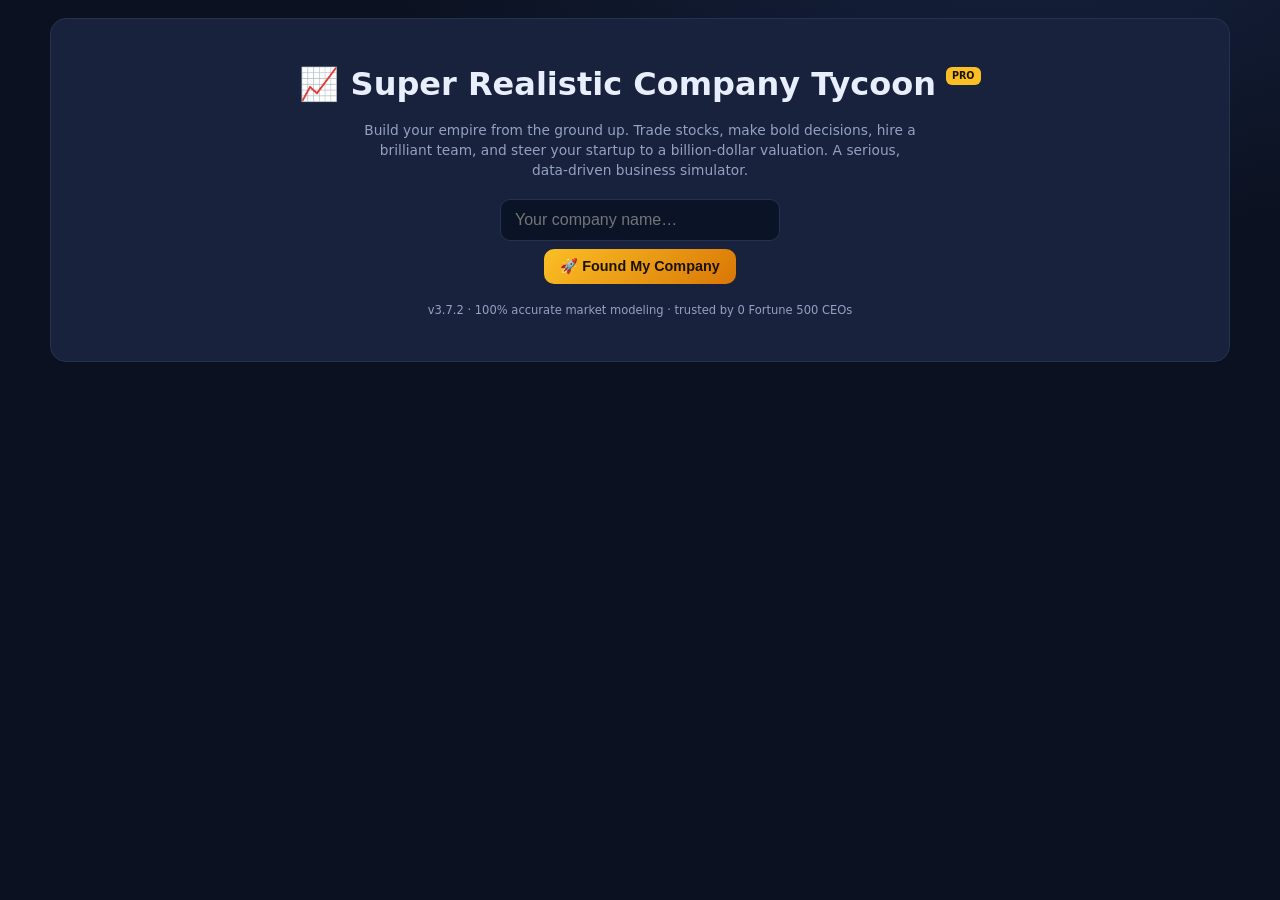
<file: super-realistic-company-game.html>
<!DOCTYPE html>
<html lang="en">
<head>
<meta charset="UTF-8">
<meta name="viewport" content="width=device-width, initial-scale=1.0">
<title>Super Realistic Company Tycoon™</title>
<style>
  :root{
    --bg:#0b1120; --panel:#121a2e; --panel2:#18223c; --line:#26324f;
    --txt:#e8eefc; --mut:#93a2c4; --grn:#34d399; --red:#f87171;
    --gold:#fbbf24; --blu:#60a5fa; --pur:#a78bfa; --accent:#38bdf8;
  }
  *{box-sizing:border-box;margin:0;padding:0}
  body{
    font-family:'Segoe UI',system-ui,-apple-system,sans-serif;
    background:radial-gradient(1200px 600px at 80% -10%, #16223f 0%, var(--bg) 55%);
    color:var(--txt); min-height:100vh; padding:18px; line-height:1.45;
  }
  h1,h2,h3{font-weight:700; letter-spacing:.2px}
  .wrap{max-width:1180px; margin:0 auto}

  /* TOP BAR */
  .topbar{
    display:flex; flex-wrap:wrap; align-items:center; gap:14px;
    background:linear-gradient(135deg,var(--panel2),var(--panel));
    border:1px solid var(--line); border-radius:16px; padding:14px 18px;
    box-shadow:0 12px 30px rgba(0,0,0,.35);
  }
  .logo{font-size:1.35rem; font-weight:800; display:flex; align-items:center; gap:10px}
  .logo .badge{font-size:.6rem; background:var(--gold); color:#1a1300; padding:2px 6px; border-radius:6px; font-weight:800; transform:translateY(-8px)}
  .stats{display:flex; gap:10px; margin-left:auto; flex-wrap:wrap}
  .stat{background:var(--panel); border:1px solid var(--line); border-radius:12px; padding:8px 14px; min-width:118px}
  .stat .lbl{font-size:.66rem; color:var(--mut); text-transform:uppercase; letter-spacing:1px}
  .stat .val{font-size:1.12rem; font-weight:800}
  .pos{color:var(--grn)} .neg{color:var(--red)}

  /* NEWS TICKER */
  .ticker{
    margin:12px 0; background:#0d1426; border:1px solid var(--line);
    border-radius:10px; overflow:hidden; display:flex; align-items:center;
  }
  .ticker .tag{background:var(--red); color:#fff; font-weight:800; padding:8px 12px; font-size:.75rem; white-space:nowrap; letter-spacing:1px}
  .ticker .track{white-space:nowrap; overflow:hidden; flex:1}
  .ticker .track span{display:inline-block; padding-left:100%; animation:scroll 32s linear infinite; font-size:.86rem; color:var(--mut)}
  @keyframes scroll{from{transform:translateX(0)} to{transform:translateX(-100%)}}

  /* LAYOUT */
  .grid{display:grid; grid-template-columns:1fr; gap:14px; margin-top:14px}
  @media(min-width:900px){ .main-grid{display:grid; grid-template-columns:1fr 320px; gap:14px} }

  .tabs{display:flex; gap:6px; flex-wrap:wrap; margin-top:14px}
  .tab{
    background:var(--panel); border:1px solid var(--line); color:var(--mut);
    padding:9px 16px; border-radius:10px 10px 0 0; cursor:pointer; font-weight:700; font-size:.9rem;
    transition:.15s;
  }
  .tab:hover{color:var(--txt)}
  .tab.active{background:var(--panel2); color:var(--accent); border-bottom-color:var(--panel2)}

  .panel{background:var(--panel2); border:1px solid var(--line); border-radius:0 14px 14px 14px; padding:18px}
  .card{background:var(--panel); border:1px solid var(--line); border-radius:12px; padding:14px; margin-bottom:12px}
  .row{display:flex; align-items:center; gap:12px; flex-wrap:wrap}
  .spread{justify-content:space-between}
  .muted{color:var(--mut); font-size:.86rem}
  .pill{font-size:.7rem; padding:2px 8px; border-radius:20px; font-weight:700; border:1px solid var(--line)}

  button.btn{
    background:linear-gradient(135deg,var(--accent),#2563eb); color:#04111f; border:none;
    padding:9px 16px; border-radius:10px; font-weight:800; cursor:pointer; font-size:.9rem; transition:.12s;
  }
  button.btn:hover{filter:brightness(1.08); transform:translateY(-1px)}
  button.btn:disabled{opacity:.4; cursor:not-allowed; transform:none}
  button.btn.green{background:linear-gradient(135deg,#34d399,#059669); color:#022}
  button.btn.red{background:linear-gradient(135deg,#fb7185,#e11d48); color:#fff}
  button.btn.gold{background:linear-gradient(135deg,#fbbf24,#d97706); color:#1a1200}
  button.btn.ghost{background:transparent; border:1px solid var(--line); color:var(--txt)}
  button.btn.sm{padding:6px 11px; font-size:.8rem}

  .day-btn{font-size:1rem; padding:12px 22px}

  table{width:100%; border-collapse:collapse}
  th,td{text-align:left; padding:9px 8px; border-bottom:1px solid var(--line); font-size:.88rem}
  th{color:var(--mut); font-size:.72rem; text-transform:uppercase; letter-spacing:.6px}
  .spark{font-family:monospace; font-size:.8rem; letter-spacing:-1px}

  input[type=number]{
    background:#0b1426; border:1px solid var(--line); color:var(--txt);
    border-radius:8px; padding:7px 9px; width:90px; font-size:.9rem;
  }

  .log{max-height:340px; overflow:auto; font-size:.84rem}
  .log .entry{padding:7px 9px; border-bottom:1px solid var(--line); display:flex; gap:8px}
  .log .entry .d{color:var(--mut); flex-shrink:0; font-weight:700}
  .log .good{color:var(--grn)} .log .bad{color:var(--red)} .log .warn{color:var(--gold)}

  .bar{height:9px; background:#0b1426; border-radius:20px; overflow:hidden; border:1px solid var(--line)}
  .bar > i{display:block; height:100%; border-radius:20px; transition:width .4s}

  /* MODAL */
  .overlay{
    position:fixed; inset:0; background:rgba(3,7,18,.82); display:none;
    align-items:center; justify-content:center; z-index:50; padding:20px;
    backdrop-filter:blur(3px);
  }
  .overlay.show{display:flex}
  .modal{
    background:linear-gradient(160deg,#1b2547,#101830); border:1px solid var(--line);
    border-radius:18px; padding:26px; max-width:540px; width:100%; box-shadow:0 30px 80px rgba(0,0,0,.6);
    animation:pop .25s ease;
  }
  @keyframes pop{from{transform:scale(.9); opacity:0} to{transform:scale(1); opacity:1}}
  .modal h2{margin-bottom:8px}
  .choices{display:flex; flex-direction:column; gap:10px; margin-top:16px}
  .choice{
    text-align:left; background:var(--panel); border:1px solid var(--line); color:var(--txt);
    padding:12px 14px; border-radius:12px; cursor:pointer; transition:.12s;
  }
  .choice:hover{border-color:var(--accent); background:#16233f; transform:translateX(3px)}
  .choice .sub{font-size:.78rem; color:var(--mut); margin-top:3px}

  .blink{animation:blink 1s steps(2,start) infinite}
  @keyframes blink{to{visibility:hidden}}
  .shake{animation:shake .4s}
  @keyframes shake{0%,100%{transform:translateX(0)}25%{transform:translateX(-6px)}75%{transform:translateX(6px)}}

  /* FINE PRINT / EULA modal */
  .modal.eula{max-width:600px}
  .eula h2{font-size:1.05rem}
  .fineprint{
    max-height:300px; overflow:auto; background:#0a1120; border:1px solid var(--line);
    border-radius:10px; padding:14px 16px; margin:12px 0;
    font-size:8.5px; line-height:1.5; color:#5f6f8f; text-align:justify;
    font-family:'Times New Roman',Georgia,serif;
  }
  .fineprint p{margin-bottom:7px}
  .fineprint h4{font-size:9px; color:#7b8aab; margin:8px 0 4px; text-transform:uppercase; letter-spacing:.5px}
  .eula-foot{display:flex; align-items:center; gap:10px; flex-wrap:wrap; font-size:.78rem; color:var(--mut)}
  .center{text-align:center}
  .big{font-size:2.4rem; font-weight:900}
  footer{margin-top:18px; text-align:center; color:var(--mut); font-size:.75rem}
  .hidden{display:none}
  .glow{text-shadow:0 0 12px currentColor}
</style>
</head>
<body>
<div class="wrap">

  <!-- START SCREEN -->
  <div id="start" class="panel" style="border-radius:16px; text-align:center; padding:42px 22px">
    <div class="logo" style="justify-content:center; font-size:2rem">📈 Super Realistic Company Tycoon <span class="badge">PRO</span></div>
    <p class="muted" style="max-width:560px; margin:14px auto">
      Build your empire from the ground up. Trade stocks, make bold decisions, hire a brilliant team,
      and steer your startup to a billion-dollar valuation. A serious, data-driven business simulator.
    </p>
    <div class="row" style="justify-content:center; margin:18px 0 8px">
      <input id="coName" type="text" placeholder="Your company name…" style="background:#0b1426;border:1px solid var(--line);color:var(--txt);border-radius:10px;padding:11px 14px;width:280px;font-size:1rem">
    </div>
    <button class="btn gold day-btn" onclick="startGame()">🚀 Found My Company</button>
    <p class="muted" style="margin-top:18px; font-size:.72rem">v3.7.2 · 100% accurate market modeling · trusted by 0 Fortune 500 CEOs</p>
  </div>

  <!-- GAME -->
  <div id="game" class="hidden">
    <div class="topbar">
      <div class="logo">📊 <span id="hdrName">Acme Inc.</span></div>
      <div class="stats">
        <div class="stat"><div class="lbl">Day · Q<span id="sQ">1</span></div><div class="val" id="sDay">1</div></div>
        <div class="stat"><div class="lbl">Cash</div><div class="val pos" id="sCash">$50,000</div></div>
        <div class="stat"><div class="lbl">Net Worth</div><div class="val" id="sNet">$50,000</div></div>
        <div class="stat"><div class="lbl">Customers</div><div class="val" id="sCust">120</div></div>
        <div class="stat"><div class="lbl">Reputation</div><div class="val" id="sRep">50</div></div>
        <div class="stat"><div class="lbl">Morale</div><div class="val" id="sMorale">70</div></div>
        <div class="stat"><div class="lbl">Market <span id="sMktArrow">▲</span></div><div class="val" id="sMkt">1000</div></div>
      </div>
    </div>

    <div class="ticker">
      <div class="tag">📰 LIVE</div>
      <div class="track"><span id="tickerText">Markets open. Analysts optimistic. Your company poised for greatness.</span></div>
    </div>

    <div class="tabs" id="tabs">
      <div class="tab active" data-tab="dash">🏠 Dashboard</div>
      <div class="tab" data-tab="market">💹 Stock Market</div>
      <div class="tab" data-tab="ventures">🏗️ Ventures</div>
      <div class="tab" data-tab="staff">👥 Staff</div>
      <div class="tab" data-tab="rd">🔬 R&amp;D</div>
      <div class="tab" data-tab="finance">🏦 Finance</div>
      <div class="tab" data-tab="marketing">📣 Marketing</div>
    </div>

    <div class="main-grid">
      <div>
        <!-- DASHBOARD -->
        <div class="panel tabpane" id="pane-dash">
          <div class="row spread">
            <h2>Company Dashboard</h2>
            <button class="btn green day-btn" id="nextDayBtn" onclick="nextDay()">⏭️ Advance to Next Day</button>
          </div>
          <div class="grid" style="grid-template-columns:1fr 1fr; gap:12px; margin-top:14px">
            <div class="card">
              <div class="muted">Daily Revenue</div>
              <div class="big pos" id="dRev">$0</div>
              <div class="muted">per product unit & operations</div>
            </div>
            <div class="card">
              <div class="muted">Daily Expenses</div>
              <div class="big neg" id="dExp">$0</div>
              <div class="muted">salaries, rent & overhead</div>
            </div>
          </div>
          <div class="card">
            <div class="row spread"><strong>Daily Net Profit</strong><span class="big" id="dProfit" style="font-size:1.6rem">$0</span></div>
            <div class="muted" id="runway" style="margin-top:4px">Cash runway: —</div>
          </div>

          <div class="grid" style="grid-template-columns:1fr 1fr; gap:12px">
            <div class="card">
              <div class="row spread"><span class="muted">😊 Customer Satisfaction</span><strong id="csatVal">75%</strong></div>
              <div class="bar" style="margin-top:8px"><i id="csatBar" style="width:75%; background:linear-gradient(90deg,var(--grn),var(--blu))"></i></div>
              <div class="muted" style="margin-top:6px">Drives customer growth & churn.</div>
            </div>
            <div class="card">
              <div class="row spread"><span class="muted">👥 Customer Base</span><strong id="custVal">120</strong></div>
              <div class="muted" style="margin-top:6px">Growth: <span id="custGrowth" class="pos">+0/day</span></div>
              <div class="muted" style="margin-top:2px">Each customer ≈ <span id="arpu">$0.00</span> revenue/day</div>
            </div>
          </div>

          <div class="card">
            <div class="row spread"><span>🏦 Outstanding Debt</span><strong id="debtVal" class="neg">$0</strong></div>
            <div class="muted" style="margin-top:6px">Daily interest: <span id="interestVal">$0</span> · Credit rating: <span id="creditVal">AAA</span></div>
          </div>

          <div class="card">
            <div class="row spread"><span>Company Valuation</span><strong id="dVal">$50,000</strong></div>
            <div class="bar" style="margin-top:8px"><i id="valBar" style="width:5%; background:linear-gradient(90deg,var(--blu),var(--pur))"></i></div>
            <div class="muted" style="margin-top:6px">Goal: reach a <strong>$10,000,000</strong> valuation to win 🏆</div>
          </div>
          <div class="card">
            <div class="muted" style="margin-bottom:8px">📈 Net Worth History</div>
            <div class="spark" id="netSpark" style="font-size:1rem; color:var(--accent)">▁</div>
            <div class="muted" style="margin:10px 0 6px">💹 Market Index</div>
            <div class="spark" id="mktSpark" style="font-size:1rem; color:var(--gold)">▁</div>
          </div>
        </div>

        <!-- STOCK MARKET -->
        <div class="panel tabpane hidden" id="pane-market">
          <h2>💹 Wall Street Live</h2>
          <p class="muted" style="margin:6px 0 12px">Invest in blue-chip stocks. Buy low, sell high. Our AI-powered platform gives you the edge.</p>
          <table>
            <thead><tr><th>Ticker</th><th>Price</th><th>Trend</th><th>You Own</th><th>Trade</th></tr></thead>
            <tbody id="stockTable"></tbody>
          </table>
        </div>

        <!-- VENTURES -->
        <div class="panel tabpane hidden" id="pane-ventures">
          <h2>🏗️ Business Ventures</h2>
          <p class="muted" style="margin:6px 0 12px">Acquire high-yield ventures. Each generates passive daily income. Guaranteed returns.*</p>
          <div id="ventureList"></div>
        </div>

        <!-- STAFF -->
        <div class="panel tabpane hidden" id="pane-staff">
          <h2>👥 Human Resources</h2>
          <p class="muted" style="margin:6px 0 12px">Hire talented professionals to boost revenue & morale. Best people, best results.</p>
          <div class="card row spread">
            <div><strong>Team Size:</strong> <span id="teamSize">1</span> · <strong>Total Salaries:</strong> <span id="totalSalary">$0</span>/day</div>
            <button class="btn green" onclick="openHire()">＋ Hire Talent</button>
          </div>
          <div id="staffList"></div>
        </div>

        <!-- R&D -->
        <div class="panel tabpane hidden" id="pane-rd">
          <h2>🔬 Research &amp; Development</h2>
          <p class="muted" style="margin:6px 0 12px">Invest in innovation to unlock permanent productivity boosts. The future is yours.</p>
          <div id="rdList"></div>
        </div>

        <!-- FINANCE -->
        <div class="panel tabpane hidden" id="pane-finance">
          <h2>🏦 Corporate Finance</h2>
          <p class="muted" style="margin:6px 0 12px">Manage capital, take strategic loans, and stay ahead of the taxman. Leverage responsibly.</p>
          <div class="card">
            <div class="row spread"><span>Outstanding Debt</span><strong id="finDebt" class="neg">$0</strong></div>
            <div class="muted" style="margin-top:4px">Interest rate: <span id="finRate">2.0%</span>/day · Credit rating: <strong id="finCredit">AAA</strong></div>
            <div class="row" style="margin-top:12px; gap:8px">
              <input type="number" id="loanAmt" value="10000" min="1000" step="1000">
              <button class="btn green sm" onclick="takeLoan()">＋ Borrow</button>
              <button class="btn red sm" onclick="repayLoan()">－ Repay (max)</button>
            </div>
          </div>
          <div class="card">
            <div class="muted" style="margin-bottom:6px">📊 Quarterly Taxes</div>
            <div class="row spread"><span>Profit this quarter</span><strong id="qProfit">$0</strong></div>
            <div class="row spread" style="margin-top:4px"><span>Estimated tax due (Q-end, 21%)</span><strong id="qTax" class="neg">$0</strong></div>
            <div class="muted" style="margin-top:6px">Day <span id="qNext">90</span> is the next filing deadline.</div>
          </div>
          <div class="card">
            <div class="muted" style="margin-bottom:6px">💼 Capital Raise</div>
            <p class="muted">Sell 10% equity to investors for a cash injection (dilutes your valuation slightly).</p>
            <button class="btn gold sm" style="margin-top:8px" onclick="raiseRound()" id="raiseBtn">Raise Funding Round</button>
          </div>
        </div>

        <!-- MARKETING -->
        <div class="panel tabpane hidden" id="pane-marketing">
          <h2>📣 Marketing &amp; Growth</h2>
          <p class="muted" style="margin:6px 0 12px">Run campaigns to acquire customers and build reputation. Data-driven growth, guaranteed ROI.*</p>
          <div class="card row spread">
            <div><strong>Active campaigns:</strong> <span id="campCount">0</span> · <strong>Monthly burn:</strong> <span id="campBurn">$0</span>/day</div>
          </div>
          <div id="campaignList"></div>
        </div>
      </div>

      <!-- SIDEBAR -->
      <div>
        <div class="panel" style="border-radius:14px">
          <h3>📜 Activity Log</h3>
          <div class="log" id="log"></div>
        </div>
      </div>
    </div>
    <footer id="footer">Super Realistic Company Tycoon™ — where every decision matters. Probably.</footer>
  </div>
</div>

<!-- MODAL -->
<div class="overlay" id="overlay">
  <div class="modal" id="modal">
    <h2 id="mTitle">Decision</h2>
    <p id="mBody" class="muted"></p>
    <div class="choices" id="mChoices"></div>
  </div>
</div>

<script>
/* ============================================================
   SUPER REALISTIC COMPANY TYCOON
   ...the secret: starting on day 3, the universe conspires against you.
   ============================================================ */

const S = {
  name:"Acme Inc.", day:1, cash:50000, rep:50, morale:70,
  netHist:[50000], prankMode:false, prankStartDay:3,
  // new realistic mechanics
  customers:120, csat:75, custHist:[120],
  debt:0, baseRate:0.02, qProfit:0, lastTaxDay:0, raises:0,
  mktIndex:1000, mktHist:[1000],
  stocks:[
    {t:"NVDX", name:"NeuralVidia",  price:420, hist:[], owned:0, beta:1.6, basis:0, div:0.001},
    {t:"APPL", name:"Pomme Corp",   price:185, hist:[], owned:0, beta:1.1, basis:0, div:0.004},
    {t:"TSLR", name:"Teslar Motors",price:240, hist:[], owned:0, beta:1.9, basis:0, div:0},
    {t:"DOGE", name:"DogeChain",    price:0.42,hist:[], owned:0, beta:2.6, basis:0, div:0},
    {t:"SAFE", name:"BondSafe ETF", price:100, hist:[], owned:0, beta:0.3, basis:0, div:0.006},
  ],
  ventures:[
    {id:"cafe", name:"☕ Corner Café Chain", cost:8000, income:140, owned:false, desc:"A cozy, reliable cash cow."},
    {id:"laundry",name:"🧺 Laundromat Empire",cost:15000,income:320, owned:false, desc:"Money laundering (the legal kind)."},
    {id:"parking",name:"🅿️ Parking Garages", cost:30000,income:720, owned:false, desc:"Passive income while you sleep."},
    {id:"crypto",name:"⛏️ Crypto Mining Farm",cost:55000,income:1600,owned:false, desc:"To the moon. Definitely."},
    {id:"space", name:"🚀 Space Tourism Co", cost:120000,income:4200,owned:false,desc:"The final frontier of profit."},
  ],
  staff:[],
  hirePool:[
    {role:"Sales Rep",     cost:1200, salary:90,  rev:160, mor:2},
    {role:"Engineer",      cost:2600, salary:170, rev:340, mor:1},
    {role:"Marketing Lead",cost:3400, salary:220, rev:470, mor:3},
    {role:"Data Scientist",cost:4800, salary:300, rev:680, mor:0},
    {role:"COO Superstar", cost:9000, salary:550, rev:1400,mor:5},
  ],
  rd:[
    {id:"auto", name:"⚙️ Automation Suite", cost:6000, boost:0.10, done:false, desc:"+10% revenue forever."},
    {id:"ai",   name:"🤖 In-house AI",      cost:14000,boost:0.18, done:false, desc:"+18% revenue forever."},
    {id:"brand",name:"✨ Global Rebrand",   cost:22000,boost:0.25, done:false, desc:"+25% revenue & reputation."},
    {id:"quantum",name:"🔮 Quantum Logistics",cost:48000,boost:0.40,done:false,desc:"+40% revenue. Bleeding edge."},
  ],
  rdBoost:0,
  baseRev: 800,
  campaigns:[
    {id:"social", name:"📱 Social Media Blitz", cost:280, acq:14, csat:0, rep:1, active:false, desc:"Steady stream of new customers."},
    {id:"influencer",name:"🤳 Influencer Partnership",cost:650, acq:34, csat:-2, rep:3, active:false, desc:"Big reach, fickle audience."},
    {id:"tv", name:"📺 National TV Spot", cost:1500, acq:80, csat:0, rep:6, active:false, desc:"Mass-market brand awareness."},
    {id:"loyalty",name:"🎁 Loyalty Program", cost:420, acq:6, csat:8, rep:2, active:false, desc:"Keeps customers happy & loyal."},
  ],
};

/* ---------- helpers ---------- */
const $ = id => document.getElementById(id);
const money = n => (n<0?"-$":"$") + Math.abs(Math.round(n)).toLocaleString();
const money2 = n => "$" + n.toLocaleString(undefined,{minimumFractionDigits:2,maximumFractionDigits:2});
const rnd = (a,b)=> a + Math.random()*(b-a);
const pick = arr => arr[Math.floor(Math.random()*arr.length)];

/* ---------- prank severity ramp ----------
   Returns 0 before the curse, then climbs gently from ~0 toward 1 over ~24 days.
   Early on the effects are tiny (barely noticeable); they escalate to full chaos. */
function severity(){
  if(!S.prankMode) return 0;
  const t = S.day - S.prankStartDay;          // days since the curse began
  return Math.max(0, Math.min(1, t/24));       // 0 -> 1 over ~24 days
}
/* Chance a given prank even fires at all (rare at first, near-certain later). */
function prankFires(){ return S.prankMode && Math.random() < (0.25 + severity()*0.7); }
/* Lerp helper to scale a "mild" value toward a "full" value by severity. */
function sev(mild, full){ return mild + (full-mild)*severity(); }

/* ---------- start ---------- */
function startGame(){
  const n = $("coName").value.trim();
  S.name = n || "Acme Inc.";
  $("start").classList.add("hidden");
  $("game").classList.remove("hidden");
  $("hdrName").textContent = S.name;
  S.stocks.forEach(s=> s.hist=[s.price]);
  log(1,"good", `🎉 ${S.name} is founded with ${money(S.cash)} in seed capital!`);
  log(1,"", "Tip: advance days, trade stocks, hire staff, and grow your valuation.");
  render();
}

/* ---------- logging ---------- */
function log(day, cls, msg){
  const el = document.createElement("div");
  el.className = "entry";
  el.innerHTML = `<span class="d">D${day}</span><span class="${cls}">${msg}</span>`;
  $("log").prepend(el);
}

/* ---------- tabs ---------- */
document.addEventListener("click", e=>{
  if(e.target.classList.contains("tab")){
    document.querySelectorAll(".tab").forEach(t=>t.classList.remove("active"));
    e.target.classList.add("active");
    document.querySelectorAll(".tabpane").forEach(p=>p.classList.add("hidden"));
    $("pane-"+e.target.dataset.tab).classList.remove("hidden");
  }
});

/* ---------- economy ---------- */
const ARPU = 4.2; // average revenue per customer per day

function dailyRevenue(){
  let rev = S.baseRev;
  rev += S.customers * ARPU;              // customer base drives most revenue
  S.staff.forEach(p=> rev += p.rev);
  S.ventures.forEach(v=> { if(v.owned) rev += v.income; });
  rev *= (1 + S.rdBoost);
  rev *= (0.6 + S.rep/100*0.8);          // reputation scales revenue
  rev *= (0.7 + S.morale/100*0.6);       // morale scales revenue
  rev *= (0.8 + (S.mktIndex/1000)*0.2);  // macro economy nudges revenue
  return rev;
}
function dailyExpenses(){
  let exp = 600; // base overhead/rent
  S.staff.forEach(p=> exp += p.salary);
  S.ventures.forEach(v=>{ if(v.owned) exp += Math.abs(v.income)*0.25; }); // ops cost
  S.campaigns.forEach(c=>{ if(c.active) exp += c.cost; });                // marketing spend
  exp += S.debt * S.interestRate();      // daily interest on debt
  return exp;
}
function netWorth(){
  let nw = S.cash - S.debt;
  S.stocks.forEach(s=> nw += s.owned*s.price);
  S.ventures.forEach(v=>{ if(v.owned) nw += v.cost*0.8; });
  nw += valuationBonus();
  return nw;
}
function valuationBonus(){
  // ventures + staff + rd build company "valuation" multiple
  let v = (dailyRevenue()-dailyExpenses()) * 40;
  v += S.customers * 60;                  // customers are an asset
  return Math.max(0, v);
}
function valuation(){
  let val = netWorth() + valuationBonus()*0.5;
  val *= (1 - S.raises*0.04);             // each funding round dilutes
  return Math.max(0, val);
}

/* ---------- finance helpers ---------- */
function creditRating(){
  // based on debt vs liquid assets only (avoids recursion with expenses)
  const assets = Math.max(1, S.cash) + 50000;
  const ratio = S.debt / assets;
  if(ratio<0.1) return "AAA";
  if(ratio<0.25) return "AA";
  if(ratio<0.45) return "A";
  if(ratio<0.7) return "BBB";
  if(ratio<1.0) return "BB";
  return "JUNK";
}
function interestRate(){
  // worse credit => higher rate; prank mode quietly hikes it
  const penalty = {AAA:0,AA:0.004,A:0.01,BBB:0.02,BB:0.035,JUNK:0.06}[creditRating()];
  let r = S.baseRate + penalty;
  r += sev(0.001, 0.015) * (S.prankMode?1:0); // sneaky rate creep, grows with severity
  return r;
}
S.interestRate = interestRate;

/* ---------- THE SECRET SAUCE: prank engine ----------
   Before day 3 everything behaves nicely. After, sabotage begins — but it starts
   almost imperceptibly and ramps up in severity over the following weeks. */

function stockDailyMove(s, mktReturn){
  // honest baseline: follows market (scaled by beta) + idiosyncratic noise + slight drift
  const idio = rnd(-0.03, 0.035);
  const honest = s.price * (mktReturn*s.beta + idio + 0.004);
  if(!S.prankMode) return honest;

  const k = severity();
  // PRANK: blend a hidden bias into the honest move. Tiny tilt early, brutal later.
  if(s.owned > 0){
    // holdings you own get a downward tilt that deepens over time
    const tilt = s.price * sev(-0.015, -0.16) * rnd(0.6,1.2);
    return honest*(1-k*0.5) + tilt;
  }
  // stuff you don't own gets a gentle-then-strong upward tilt (the FOMO engine)
  const tilt = s.price * sev(0.01, 0.10) * rnd(0.6,1.2);
  return honest*(1-k*0.3) + tilt;
}

/* ---------- next day ---------- */
function nextDay(){
  S.day++;
  if(S.day===S.prankStartDay && !S.prankMode){ triggerPrankReveal(); }
  const k = severity(); // 0 early, ramps to 1

  /* ---- MACRO ECONOMY: market index random walk (with occasional regimes) ---- */
  let mktReturn = rnd(-0.02, 0.025) + 0.003;
  if(Math.random()<0.06) mktReturn = rnd(-0.10,-0.04);  // mini-correction
  if(S.prankMode && Math.random() < sev(0.02,0.16)) mktReturn = rnd(-0.12,-0.05); // suspicious dips, rarer early
  S.mktIndex = Math.max(100, S.mktIndex*(1+mktReturn));
  S.mktHist.push(S.mktIndex); if(S.mktHist.length>40) S.mktHist.shift();

  /* ---- CUSTOMER DYNAMICS: acquisition from marketing/rep, churn from low CSAT ---- */
  let acquired = 2 + S.rep*0.12;                 // organic word of mouth
  S.campaigns.forEach(c=>{ if(c.active){ acquired += c.acq; S.csat=clamp(S.csat+c.csat); S.rep=clamp(S.rep+c.rep*0.15);} });
  acquired *= (0.5 + S.csat/100);                // happy customers refer others
  acquired *= (0.85 + (S.mktIndex/1000)*0.15);   // boom = more spending
  const churnRate = (S.csat<50? (55-S.csat)/100 : 0.02) + (S.prankMode? sev(0.005,0.07) : 0);
  const churned = S.customers * churnRate;
  if(S.prankMode){ acquired *= sev(0.98, 0.45); }  // word slowly gets out you're cursed
  S.customers = Math.max(0, Math.round(S.customers + acquired - churned));
  S.lastAcq = Math.round(acquired - churned);
  // CSAT drifts toward an equilibrium set by morale & reputation
  const csatTarget = (S.morale*0.4 + S.rep*0.6);
  S.csat = clamp(S.csat + (csatTarget - S.csat)*0.15 + (S.prankMode? rnd(-1,1)+sev(0,-4) : rnd(-2,2)));

  /* ---- ECONOMY P&L ---- */
  const rev = dailyRevenue(), exp = dailyExpenses();
  let net = rev - exp;

  if(S.prankMode){
    if(prankFires()){
      const sab = pick(PRANK_DAILY);
      net += sab.delta(rev,exp) * sev(0.25,1); // tiny nibble early, full bite later
      if(sab.msg && severity()>0.2) log(S.day, sab.cls, sab.msg); // stay quiet at first
    }
    S.morale = clamp(S.morale + rnd(-2,2) + sev(0,-5));
    S.rep    = clamp(S.rep + rnd(-2,2) + sev(0,-4));
  } else {
    S.morale = clamp(S.morale + rnd(-2,3));
    S.rep    = clamp(S.rep + rnd(-1,3));
  }

  S.cash += net;
  S.qProfit += net;
  log(S.day, net>=0?"good":"bad", `Daily P&L: ${money(net)} (rev ${money(rev)} − exp ${money(exp)})`);

  /* ---- DEBT INTEREST capitalizes a touch if cash is negative ---- */
  if(S.cash<0 && S.debt>0){ /* interest already in expenses */ }

  /* ---- STOCKS move with the market; pay dividends ---- */
  let divTotal=0;
  S.stocks.forEach(s=>{
    s.price = Math.max(0.01, s.price + stockDailyMove(s, mktReturn));
    s.hist.push(s.price);
    if(s.hist.length>24) s.hist.shift();
    if(s.owned>0 && s.div>0){ divTotal += s.owned*s.price*s.div * (S.prankMode? sev(1,0) : 1); } // dividends quietly dry up
  });
  if(divTotal>0.5){ S.cash+=divTotal; log(S.day,"good",`💵 Received ${money(divTotal)} in stock dividends.`); }

  /* ---- QUARTERLY TAXES every 90 days ---- */
  if(S.day - S.lastTaxDay >= 90){
    if(S.qProfit>0){
      let tax = S.qProfit*0.21;
      const audited = S.prankMode && severity()>0.4;
      if(S.prankMode) tax *= sev(1.0, 1.6); // creeping "audit"
      S.cash -= tax;
      log(S.day,"bad",`🧾 Quarterly tax bill: ${money(tax)}${audited?" (audited, ouch)":""}.`);
    } else {
      log(S.day,"warn",`🧾 No tax due — quarter was unprofitable.`);
    }
    S.qProfit = 0; S.lastTaxDay = S.day;
  }

  // random event roughly every 2-3 days
  if(S.day>=2 && Math.random()<0.55){ setTimeout(triggerEvent, 350); }

  updateTicker();

  S.netHist.push(netWorth());  if(S.netHist.length>40) S.netHist.shift();
  S.custHist.push(S.customers);if(S.custHist.length>40) S.custHist.shift();

  checkEndStates();
  render();
}

function clamp(v){ return Math.max(0, Math.min(100, v)); }

/* ---------- the big reveal ---------- */
function triggerPrankReveal(){
  S.prankMode = true;
  showEula();
  log(3,"warn","⚠️ Routine Terms of Service update acknowledged.");
}

/* The "curse" is hidden as ONE clause buried in a wall of legal/AI slop. */
function showEula(){
  const m = $("modal");
  m.classList.add("eula");
  $("mTitle").innerHTML = "📄 Updated Terms of Service &amp; End User License Agreement (v3.7.3)";
  $("mBody").innerHTML = `
    <p class="muted" style="font-size:.82rem">We've made some updates to our Terms. Please review and accept to continue managing your enterprise. Your continued use constitutes acceptance.</p>
    <div class="fineprint" id="fineprint">${FINE_PRINT}</div>
    <div class="eula-foot">
      <label style="display:flex;align-items:center;gap:7px;cursor:pointer">
        <input type="checkbox" id="eulaChk"> I have read and agree to all <span id="agreeCount">14,402</span> clauses
      </label>
    </div>
    <div class="choices" style="margin-top:14px">
      <button class="choice" id="eulaAccept" style="opacity:.5;pointer-events:none">
        <strong>✅ Accept &amp; Continue</strong>
        <div class="sub">Synergize my onboarding journey and unlock value-added shareholder outcomes</div>
      </button>
    </div>`;
  // clear the standard choices container so it doesn't double up
  $("mChoices").innerHTML = "";
  $("overlay").classList.add("show");
  const chk = $("eulaChk"), btn = $("eulaAccept");
  chk.addEventListener("change", ()=>{
    btn.style.opacity = chk.checked? "1":".5";
    btn.style.pointerEvents = chk.checked? "auto":"none";
  });
  btn.addEventListener("click", ()=>{
    m.classList.remove("eula");
    closeModal();
    document.querySelector(".tag").textContent = "📰 LIVE";
    $("footer").textContent = "Super Realistic Company Tycoon™ — by clicking Accept you waived your right to a stable economy. §7(c).";
  });
}

const FINE_PRINT = `
<h4>1. Definitions &amp; Interpretive Framework</h4>
<p>For purposes of this Agreement (the "Agreement"), "Company", "Enterprise", "Entity", "You", "User", "End User", "Licensee", "the aforementioned party", and "the party of the first part" shall be construed interchangeably except where context, jurisdiction, lunar phase, or the sole discretion of the Licensor dictates otherwise. "Synergy" means synergy. "Value" is defined recursively as that which provides value. Headings are for convenience only and confer no rights, obligations, warranties, or emotional support.</p>
<h4>2. Acceptance, Onboarding &amp; Stakeholder Alignment</h4>
<p>By advancing to the third (3rd) operational day cycle, the User is deemed to have proactively leveraged a best-in-class, cloud-native, AI-augmented, blockchain-adjacent acceptance workflow. This frictionless journey empowers stakeholders to unlock actionable insights at scale while driving measurable outcomes across the value chain. The Licensor reserves the right to ideate, iterate, and pivot the User experience without notice, runway, or remorse.</p>
<p>The User acknowledges that the Platform employs a proprietary Large Language Model trained on a corpus of synergies to deliver hyper-personalized growth narratives. Outputs may include hallucinations, vibes, and confidently incorrect financial projections, all of which are features and not defects.</p>
<h4>3. Limitation of Liability</h4>
<p>To the maximum extent permitted by applicable law, the Licensor shall not be liable for any direct, indirect, incidental, special, consequential, exemplary, interdimensional, or vibes-based damages arising out of or in connection with the User's continued belief that business is fair.</p>
<h4>4. Market Conduct &amp; Operational Variance Clause</h4>
<p>The User acknowledges and irrevocably agrees that, effective immediately and continuing in perpetuity, <span style="color:#8a98ba">a deterministic adversarial market condition shall apply to the Entity, whereby any security purchased by the User shall depreciate, any security divested by the User shall appreciate, any venture acquired shall discover novel methods of losing capital, any personnel onboarded may turn out to be raccoons, and the broader economy shall harbor a specific and well-documented grudge against the User</span>, said condition being colloquially and non-bindingly referred to in internal documentation as "the curse." This clause is non-negotiable, non-refundable, and frankly hilarious from where we are sitting.</p>
<p>The foregoing variance shall be applied automatically, silently, and with great enthusiasm. The User waives any and all rights to a profitable, predictable, or emotionally satisfying gameplay experience.</p>
<h4>5. Data, Telemetry &amp; Your Soul (Optional)</h4>
<p>The Platform collects telemetry including but not limited to clicks, sighs, panicked mouse movements, and the precise moment you realize what is happening. Such data is used to optimize engagement funnels and to laugh, gently. The User may opt out by ceasing to exist within the simulation.</p>
<h4>6. Indemnification</h4>
<p>The User agrees to indemnify, defend, and hold harmless the Licensor, its affiliates, its mascot, and a printer named Gary against any claims arising from the User's misguided expectation that "guaranteed returns" meant returns, or that they were guaranteed, or that they were for the User.</p>
<h4>7. Miscellaneous Boilerplate</h4>
<p>(a) Severability: if any clause is held unenforceable, the remaining clauses shall double in smugness. (b) Force Majeure: includes acts of God, war, famine, and pineapple pizza. (c) Governing Law: vibes. (d) Entire Agreement: this is, unfortunately, the entire agreement. (e) The User cannot believe they read this far and yet somehow still missed §4.</p>
<h4>8. Acknowledgement</h4>
<p>The User affirms that they have read, understood, and meaningfully internalized all fourteen thousand four hundred and two (14,402) clauses, including the one that absolutely changes everything, and proceeds of their own free will, such as it remains.</p>
`;

/* ---------- daily prank effects ---------- */
const PRANK_DAILY = [
  {delta:(r,e)=>-r*0.3, cls:"bad", msg:"🐭 Office mice ate the servers. Revenue down 30% today."},
  {delta:(r,e)=>-e*0.5, cls:"bad", msg:"💸 Accountant 'misplaced' a decimal. Surprise expense."},
  {delta:()=>-rnd(800,2500), cls:"bad", msg:"☕ Someone expensed a gold-plated espresso machine."},
  {delta:()=>-rnd(500,1800), cls:"bad", msg:"🅿️ Got a parking ticket... for the entire building."},
  {delta:(r)=>-r*0.2, cls:"warn", msg:"📉 A 'visionary' pivot to selling ice to penguins underperformed."},
  {delta:()=>-rnd(300,1200), cls:"bad", msg:"🖨️ The printer demanded a ransom. You paid it. It lied."},
  {delta:()=>rnd(50,200), cls:"good", msg:"🍀 You found some change in the couch. The universe allows it. Barely."},
  {delta:(r)=>-r*0.15, cls:"warn", msg:"🦗 Crickets in the sales department. Literally. Loud ones."},
];

/* ---------- random decision events ---------- */
const EVENTS_NORMAL = [
  {t:"💼 Big Client Opportunity", b:"A major client wants to sign a contract.", c:[
    {label:"Sign the deal", sub:"+$4,000 cash", fn:()=>{ S.cash+=4000; log(S.day,"good","Signed a $4,000 client deal!"); }},
    {label:"Negotiate harder", sub:"Maybe more, maybe nothing", fn:()=>{ const g=rnd(0,9000)|0; S.cash+=g; log(S.day,g>3000?"good":"warn",`Negotiation netted ${money(g)}.`); }},
  ]},
  {t:"🎤 Press Interview", b:"A magazine wants to feature your company.", c:[
    {label:"Do the interview", sub:"+reputation", fn:()=>{ S.rep=clamp(S.rep+10); log(S.day,"good","Great press! Reputation +10."); }},
    {label:"Stay humble", sub:"Small morale boost", fn:()=>{ S.morale=clamp(S.morale+5); log(S.day,"good","Team appreciated your humility. Morale +5."); }},
  ]},
];
const EVENTS_PRANK = [
  {t:"💼 'Guaranteed' Client Deal", b:"A client in a trench coat offers a contract worth $10,000. Their card says 'Definitely Real Business'.", c:[
    {label:"Sign immediately!", sub:"+$10,000 (surely)", fn:()=>{ const loss=rnd(2000,6000)|0; S.cash-=loss; log(S.day,"bad",`The check bounced. Higher. It cost YOU ${money(loss)} in 'processing'.`); }},
    {label:"Read the fine print", sub:"Be cautious", fn:()=>{ S.cash-=300; log(S.day,"warn","Fine print was 400 pages. Legal review cost $300. Deal was fake anyway."); }},
  ]},
  {t:"🌟 Hot Investment Tip", b:"Your golf buddy gives you an 'insider' tip on a can't-miss stock.", c:[
    {label:"Invest $5,000", sub:"To the moon!", fn:()=>{ S.cash-=5000; log(S.day,"bad","The 'stock' was his nephew's lemonade stand. It rained. -$5,000."); }},
    {label:"Politely decline", sub:"Trust your gut", fn:()=>{ S.morale=clamp(S.morale-4); log(S.day,"warn","Your golf buddy is offended. Morale -4. The tip was also fake."); }},
  ]},
  {t:"🤖 AI Consultant Pitch", b:"A consultant promises to 'synergize your blockchain AI cloud'.", c:[
    {label:"Hire them ($3,000)", sub:"Cutting edge!", fn:()=>{ S.cash-=3000; S.rep=clamp(S.rep-6); log(S.day,"bad","They made a PowerPoint and left. Reputation -6. -$3,000."); }},
    {label:"Throw them out", sub:"No thanks", fn:()=>{ log(S.day,"warn","They left a flaming bag of buzzwords on your doorstep. Annoying, but free."); }},
  ]},
  {t:"🎂 Office Party Budget", b:"HR requests a budget for team morale.", c:[
    {label:"Splurge $2,000", sub:"Happy team!", fn:()=>{ S.cash-=2000; S.morale=clamp(S.morale-8); log(S.day,"bad","The caterer brought pineapple pizza. The team revolted. Morale -8."); }},
    {label:"Pizza only ($200)", sub:"Modest fun", fn:()=>{ S.cash-=200; S.morale=clamp(S.morale-3); log(S.day,"warn","Still pineapple. There's always pineapple now. Morale -3."); }},
  ]},
];

function triggerEvent(){
  // Early in the curse, prank events are rare; they crowd out normal ones over time.
  const usePrank = S.prankMode && Math.random() < severity();
  const pool = usePrank ? EVENTS_PRANK : EVENTS_NORMAL;
  const ev = pick(pool);
  showModal(ev.t, ev.b, ev.c.map(ch=>({label:ch.label, sub:ch.sub, fn:()=>{ ch.fn(); closeModal(); render(); }})));
}

/* ---------- trading ---------- */
function buyStock(i){
  const s = S.stocks[i];
  const qty = parseInt($("qty"+i).value)||0;
  if(qty<=0) return;
  const cost = qty*s.price;
  if(cost>S.cash){ flashLog("Not enough cash!"); return; }
  S.cash -= cost; s.owned += qty;
  log(S.day, "", `Bought ${qty} ${s.t} @ ${money2(s.price)} (${money(cost)}).`);
  if(prankFires()){
    // instant punishment: the price slips the moment you buy — tiny at first, brutal later
    const drop = s.price*sev(0.01,0.20)*rnd(0.6,1.2);
    const before = s.price;
    s.price = Math.max(0.01, s.price - drop);
    s.hist.push(s.price);
    if(severity()>0.45) log(S.day,"bad",`📉 ${s.t} dipped ${(drop/before*100).toFixed(0)}% the instant you bought. Coincidence? No.`);
  }
  render();
}
function sellStock(i){
  const s = S.stocks[i];
  const qty = parseInt($("qty"+i).value)||0;
  if(qty<=0 || qty>s.owned){ flashLog("You don't own that many!"); return; }
  const gain = qty*s.price;
  S.cash += gain; s.owned -= qty;
  log(S.day, "", `Sold ${qty} ${s.t} @ ${money2(s.price)} (+${money(gain)}).`);
  if(prankFires()){
    const jump = s.price*sev(0.015,0.26)*rnd(0.6,1.2);
    s.price += jump;
    s.hist.push(s.price);
    if(severity()>0.45) log(S.day,"warn",`🚀 ${s.t} popped the moment you sold. Of course it did.`);
  }
  render();
}

/* ---------- ventures ---------- */
function buyVenture(id){
  const v = S.ventures.find(x=>x.id===id);
  if(v.owned || v.cost>S.cash){ if(v.cost>S.cash) flashLog("Not enough cash!"); return; }
  S.cash -= v.cost; v.owned = true;
  log(S.day,"good",`Acquired ${v.name} for ${money(v.cost)}.`);
  if(prankFires()){
    setTimeout(()=>{
      const loud = severity()>0.4;
      const mult = sev(0.92, -0.5);  // mild underperformance early -> outright losses later
      const disaster = pick([
        ()=>{ v.income = Math.round(v.income*mult); if(loud) log(S.day,"bad",`${v.name} now ${v.income<0?'LOSES':'barely earns'} money. The 'guarantee' was sarcastic.`); },
        ()=>{ const h=Math.round(rnd(400,4000)*severity()); S.cash-=h; v.income=Math.round(v.income*sev(0.85,0.3)); if(loud) log(S.day,"bad",`${v.name} needed repairs (${money(h)}) & earns less now.`); },
        ()=>{ v.income=Math.round(v.income*sev(0.9,0.2)); S.rep=clamp(S.rep-sev(1,7)); if(loud) log(S.day,"bad",`${v.name} got a 1-star viral review. Income hit, rep down.`); },
      ]);
      disaster(); render();
    }, 500);
  }
  render();
}

/* ---------- hiring ---------- */
function openHire(){
  showModal("👥 Hire Talent", "Choose a candidate to join your team:",
    S.hirePool.map(c=>({
      label:`${c.role} — ${money(c.cost)} signing, ${money(c.salary)}/day`,
      sub:`+${money(c.rev)} revenue/day · morale ${c.mor>=0?'+':''}${c.mor}`,
      fn:()=>{ hire(c); closeModal(); render(); }
    }))
  );
}
function hire(c){
  if(c.cost>S.cash){ flashLog("Can't afford signing bonus!"); return; }
  S.cash -= c.cost;
  const person = {...c, name:randName(), id:Date.now()+Math.random()};
  S.staff.push(person);
  S.morale = clamp(S.morale + c.mor);
  log(S.day,"good",`Hired ${person.name} as ${c.role}.`);
  if(prankFires()){
    setTimeout(()=>{
      const loud = severity()>0.4;
      const fate = pick([
        ()=>{ person.rev = Math.round(person.rev*sev(0.85,0.2)); if(loud) log(S.day,"bad",`${person.name} spends most of the day making memes. Productivity down.`); },
        ()=>{ person.salary = Math.round(person.salary*sev(1.1,2.2)); if(loud) log(S.day,"bad",`${person.name} renegotiated salary. It's now ${money(person.salary)}/day.`); },
        ()=>{ S.morale=clamp(S.morale-sev(2,10)); if(loud) log(S.day,"bad",`${person.name} keeps microwaving fish. Office morale down.`); },
        ()=>{ // the full raccoon reveal only at high severity
          if(severity()>0.6){ person.rev=0; person.salary=Math.round(person.salary*1.5); log(S.day,"bad",`${person.name} turned out to be three raccoons in a suit. Costs more, earns nothing.`); }
          else { person.rev=Math.round(person.rev*0.7); if(loud) log(S.day,"warn",`${person.name} seems oddly... furry. Output a bit low.`); } },
      ]);
      fate(); render();
    }, 500);
  }
}
function randName(){
  const f=["Alex","Sam","Jordan","Taylor","Casey","Riley","Morgan","Jamie","Drew","Quinn","Pat","Robin"];
  const l=["Smith","Lee","Patel","Garcia","Kim","Nguyen","Brown","Khan","Costa","Walsh","Reed","Fox"];
  return pick(f)+" "+pick(l);
}

/* ---------- R&D ---------- */
function buyRD(id){
  const r = S.rd.find(x=>x.id===id);
  if(r.done || r.cost>S.cash){ if(r.cost>S.cash) flashLog("Not enough cash!"); return; }
  S.cash -= r.cost; r.done = true;
  if(prankFires()){
    // partially apply the promised boost, then sabotage a fraction of it
    S.rdBoost += r.boost * sev(0.85, -0.5);
    setTimeout(()=>{
      const loud = severity()>0.4;
      const flop = pick([
        ()=>{ S.rdBoost -= r.boost*sev(0.05,0.5); if(loud) log(S.day,"bad",`${r.name} shipped with a bug that drags revenue. Classic.`); },
        ()=>{ const h=Math.round(rnd(500,5000)*severity()); S.cash-=h; if(loud) log(S.day,"bad",`${r.name} had a mishap during the demo. Damages: ${money(h)}.`); },
        ()=>{ S.rep=clamp(S.rep-sev(2,10)); if(loud) log(S.day,"bad",`${r.name} leaked some secrets to competitors. Rep down.`); },
      ]);
      flop(); render();
    }, 500);
    log(S.day, severity()>0.4?"warn":"good", `Completed ${r.name}.${severity()>0.4?" Results... pending.":" Revenue boost applied."}`);
  } else {
    S.rdBoost += r.boost;
    if(r.id==="brand") S.rep=clamp(S.rep+10);
    log(S.day,"good",`Completed ${r.name}! Permanent revenue boost applied.`);
  }
  render();
}

/* ---------- finance: loans, repay, raise ---------- */
function takeLoan(){
  let amt = parseInt($("loanAmt").value)||0;
  if(amt<1000){ flashLog("Minimum loan is $1,000."); return; }
  // banks cap lending to creditworthy borrowers
  const cap = Math.max(20000, (S.cash+50000) - S.debt);
  if(amt>cap){ amt=Math.floor(cap); }
  if(amt<=0){ flashLog("Your credit is maxed out!"); return; }
  S.debt += amt; S.cash += amt;
  log(S.day,"warn",`🏦 Borrowed ${money(amt)} at ${(interestRate()*100).toFixed(1)}%/day interest.`);
  if(prankFires()){
    setTimeout(()=>{
      const fee = Math.round(amt*sev(0.005,0.12));
      S.cash -= fee;
      if(severity()>0.4) log(S.day,"bad",`🏦 Surprise "loan origination + AI processing + Gary-the-printer" fee: ${money(fee)}.`);
      render();
    },500);
  }
  render();
}
function repayLoan(){
  if(S.debt<=0){ flashLog("No debt to repay!"); return; }
  const pay = Math.min(S.cash, S.debt);
  if(pay<=0){ flashLog("No cash to repay with!"); return; }
  S.cash -= pay; S.debt -= pay;
  log(S.day,"good",`Repaid ${money(pay)} of debt. Remaining: ${money(S.debt)}.`);
  render();
}
function raiseRound(){
  const inject = Math.max(15000, Math.round(valuation()*0.08));
  S.cash += inject; S.raises++;
  log(S.day,"good",`💼 Closed a funding round: +${money(inject)} for 10% equity.`);
  if(prankFires()){
    setTimeout(()=>{
      S.rep=clamp(S.rep-sev(2,8));
      if(severity()>0.4) log(S.day,"bad",`💼 Your new investor is a "thought leader" who tweets your secrets. Rep down.`);
      render();
    },500);
  }
  render();
}

/* ---------- marketing campaigns ---------- */
function toggleCampaign(id){
  const c = S.campaigns.find(x=>x.id===id);
  c.active = !c.active;
  if(c.active){
    log(S.day,"good",`📣 Launched ${c.name} (${money(c.cost)}/day).`);
    if(prankFires()){
      setTimeout(()=>{
        const loud = severity()>0.4;
        const flop = pick([
          ()=>{ c.acq = Math.round(c.acq*sev(0.85,0.15)); if(loud) log(S.day,"bad",`${c.name} went viral — for the wrong reasons. Acquisition down.`); },
          ()=>{ S.csat=clamp(S.csat-sev(2,12)); if(loud) log(S.day,"bad",`${c.name} attracted some angry customers. Satisfaction down.`); },
          ()=>{ c.cost=Math.round(c.cost*sev(1.1,2.3)); if(loud) log(S.day,"bad",`${c.name} ad platform "adjusted" your rate. Now ${money(c.cost)}/day.`); },
        ]);
        flop(); render();
      },500);
    }
  } else {
    log(S.day,"warn",`Paused ${c.name}.`);
  }
  render();
}

/* ---------- ticker ---------- */
const TICKER_NORMAL = [
  "Analysts upgrade your outlook to 'Buy'. ","Economy strong; consumer confidence high. ",
  "Your sector is booming this quarter. ","Investors eager to back promising startups. ",
  "Central bank holds interest rates steady. ","Consumer satisfaction surveys trending up. ",
  "Customer acquisition costs falling sector-wide. ","Bond yields stable; credit markets calm. ",
];
const TICKER_PRANK = [
  "BREAKING: Market files restraining order against you specifically. ",
  "Economists baffled as every stock you own develops 'a bad attitude'. ",
  "Local raccoon union demands better suits. ","Pineapple pizza futures at all-time high in your office. ",
  "Your 'guaranteed' venture seen guaranteeing losses. ","Printer still holding documents hostage. ",
  "Sources: the universe 'just doesn't like you, bro'. ",
];
function updateTicker(){
  // chaos headlines bleed in gradually as severity rises
  const p = ()=> (S.prankMode && Math.random()<severity()) ? pick(TICKER_PRANK) : pick(TICKER_NORMAL);
  $("tickerText").textContent = p()+p()+p();
}

/* ---------- modal ---------- */
function showModal(title, body, choices){
  $("mTitle").innerHTML = title;
  $("mBody").innerHTML = body;
  const wrap = $("mChoices"); wrap.innerHTML="";
  choices.forEach(c=>{
    const b=document.createElement("button");
    b.className="choice";
    b.innerHTML=`<div><strong>${c.label}</strong></div>${c.sub?`<div class="sub">${c.sub}</div>`:""}`;
    b.onclick=c.fn;
    wrap.appendChild(b);
  });
  $("overlay").classList.add("show");
}
function closeModal(){ $("overlay").classList.remove("show"); $("modal").classList.remove("eula"); }

function flashLog(msg){
  log(S.day,"warn","⚠️ "+msg);
  $("log").firstChild.classList.add("shake");
}

/* ---------- end states ---------- */
function checkEndStates(){
  if(S.cash < -20000){
    showModal("💀 BANKRUPTCY", 
      `${S.name} has collapsed under ${money(S.cash)} of debt after ${S.day} days.<br><br>
      The market won. It was always going to win. But hey — you played a 'super realistic' company sim, 
      and the realest thing about business is that sometimes the universe just trolls you. 😅`,
      [{label:"🔄 Start Over", sub:"Try to outsmart fate", fn:()=>location.reload()}]);
  } else if(valuation() >= 10000000){
    showModal("🏆 YOU WON?!", 
      `Against all odds (and active sabotage), ${S.name} reached a ${money(valuation())} valuation!<br><br>
      Honestly we did not think this was possible once the pranks started. You are either a genius or 
      extremely lucky. We're not ruling out cheating. Congratulations, you legend. 🎉`,
      [{label:"🔄 Play Again", sub:"Tempt fate once more", fn:()=>location.reload()}]);
  }
}

/* ---------- sparkline ---------- */
function sparkline(arr){
  if(arr.length<2) return "▁";
  const blocks="▁▂▃▄▅▆▇█";
  const min=Math.min(...arr), max=Math.max(...arr), range=(max-min)||1;
  return arr.map(v=> blocks[Math.round((v-min)/range*7)]).join("");
}

/* ---------- render ---------- */
function render(){
  $("sDay").textContent = S.day;
  $("sQ").textContent = Math.floor((S.day-1)/90)+1;
  $("sCash").textContent = money(S.cash);
  $("sCash").className = "val "+(S.cash>=0?"pos":"neg");
  const nw = netWorth();
  $("sNet").textContent = money(nw);
  $("sNet").className = "val "+(nw>=50000?"pos":"neg");
  $("sCust").textContent = S.customers.toLocaleString();
  $("sRep").textContent = Math.round(S.rep);
  $("sMorale").textContent = Math.round(S.morale);
  const mktUp = (S.mktHist[S.mktHist.length-2]??1000) <= S.mktIndex;
  $("sMkt").textContent = Math.round(S.mktIndex).toLocaleString();
  $("sMkt").className = "val "+(mktUp?"pos":"neg");
  $("sMktArrow").textContent = mktUp?"▲":"▼";

  const rev=dailyRevenue(), exp=dailyExpenses();
  $("dRev").textContent = money(rev);
  $("dExp").textContent = money(exp);
  const prof = rev-exp;
  $("dProfit").textContent = money(prof);
  $("dProfit").className = "big "+(prof>=0?"pos":"neg");

  // cash runway
  if(prof>=0){ $("runway").textContent = "Cash runway: profitable ✅"; }
  else { const days = Math.floor(S.cash/Math.abs(prof)); $("runway").textContent = `Cash runway: ~${Math.max(0,days)} days at current burn`; }

  // customer & csat KPIs
  $("csatVal").textContent = Math.round(S.csat)+"%";
  $("csatBar").style.width = Math.round(S.csat)+"%";
  $("custVal").textContent = S.customers.toLocaleString();
  const g = S.lastAcq||0;
  $("custGrowth").textContent = (g>=0?"+":"")+g+"/day";
  $("custGrowth").className = g>=0?"pos":"neg";
  $("arpu").textContent = money2(ARPU);

  // debt KPIs
  $("debtVal").textContent = money(S.debt);
  $("interestVal").textContent = money(S.debt*interestRate())+"/day";
  $("creditVal").textContent = creditRating();

  const val = valuation();
  $("dVal").textContent = money(val);
  $("valBar").style.width = Math.min(100, val/10000000*100)+"%";
  $("netSpark").textContent = sparkline(S.netHist);
  $("mktSpark").textContent = sparkline(S.mktHist);

  // finance tab
  $("finDebt").textContent = money(S.debt);
  $("finRate").textContent = (interestRate()*100).toFixed(1)+"%";
  $("finCredit").textContent = creditRating();
  $("qProfit").textContent = money(S.qProfit);
  $("qTax").textContent = money(Math.max(0,S.qProfit)*0.21);
  $("qNext").textContent = S.lastTaxDay+90;

  // marketing tab
  let activeC=0, burn=0;
  S.campaigns.forEach(c=>{ if(c.active){activeC++; burn+=c.cost;} });
  $("campCount").textContent = activeC;
  $("campBurn").textContent = money(burn);
  const cl=$("campaignList"); cl.innerHTML="";
  S.campaigns.forEach(c=>{
    const card=document.createElement("div"); card.className="card row spread";
    card.innerHTML=`
      <div>
        <strong>${c.name}</strong> ${c.active?'<span class="pill" style="color:var(--grn);border-color:var(--grn)">ACTIVE</span>':''}
        <div class="muted">${c.desc}</div>
        <div class="muted">${money(c.cost)}/day · +${c.acq} customers/day · CSAT ${c.csat>=0?'+':''}${c.csat}</div>
      </div>
      <button class="btn ${c.active?'red':'green'} sm" onclick="toggleCampaign('${c.id}')">${c.active?'Stop':'Launch'}</button>`;
    cl.appendChild(card);
  });

  // stocks
  const st = $("stockTable"); st.innerHTML="";
  S.stocks.forEach((s,i)=>{
    const prev = s.hist[s.hist.length-2] ?? s.price;
    const chg = s.price-prev;
    const pct = prev? (chg/prev*100):0;
    const tr=document.createElement("tr");
    tr.innerHTML = `
      <td><strong>${s.t}</strong><div class="muted" style="font-size:.72rem">${s.name}</div></td>
      <td>${money2(s.price)}<div class="${chg>=0?'pos':'neg'}" style="font-size:.74rem">${chg>=0?'▲':'▼'} ${Math.abs(pct).toFixed(1)}%</div></td>
      <td class="spark" style="color:${chg>=0?'var(--grn)':'var(--red)'}">${sparkline(s.hist)}</td>
      <td>${s.owned} <div class="muted" style="font-size:.72rem">${money(s.owned*s.price)}</div></td>
      <td>
        <div class="row" style="gap:5px">
          <input type="number" id="qty${i}" value="1" min="1">
          <button class="btn green sm" onclick="buyStock(${i})">Buy</button>
          <button class="btn red sm" onclick="sellStock(${i})">Sell</button>
        </div>
      </td>`;
    st.appendChild(tr);
  });

  // ventures
  const vl=$("ventureList"); vl.innerHTML="";
  S.ventures.forEach(v=>{
    const card=document.createElement("div"); card.className="card row spread";
    card.innerHTML=`
      <div>
        <strong>${v.name}</strong> ${v.owned?'<span class="pill" style="color:var(--grn);border-color:var(--grn)">OWNED</span>':''}
        <div class="muted">${v.desc}</div>
        <div class="muted">Cost ${money(v.cost)} · Income <span class="${v.income<0?'neg':'pos'}">${money(v.income)}/day</span></div>
      </div>
      ${v.owned?'':`<button class="btn gold" onclick="buyVenture('${v.id}')">Acquire</button>`}`;
    vl.appendChild(card);
  });

  // staff
  $("teamSize").textContent = S.staff.length+1;
  let tot=0; S.staff.forEach(p=>tot+=p.salary);
  $("totalSalary").textContent = money(tot);
  const sl=$("staffList"); sl.innerHTML="";
  if(S.staff.length===0) sl.innerHTML='<div class="muted card">Just you so far. Hire some talent!</div>';
  S.staff.forEach(p=>{
    const card=document.createElement("div"); card.className="card row spread";
    card.innerHTML=`
      <div><strong>${p.name}</strong> <span class="muted">— ${p.role}</span>
        <div class="muted">Salary ${money(p.salary)}/day · Generates <span class="${p.rev<=0?'neg':'pos'}">${money(p.rev)}/day</span></div></div>
      <button class="btn ghost sm" onclick="fire('${p.id}')">Let go</button>`;
    sl.appendChild(card);
  });

  // R&D
  const rl=$("rdList"); rl.innerHTML="";
  S.rd.forEach(r=>{
    const card=document.createElement("div"); card.className="card row spread";
    card.innerHTML=`
      <div><strong>${r.name}</strong> ${r.done?'<span class="pill" style="color:var(--blu);border-color:var(--blu)">RESEARCHED</span>':''}
        <div class="muted">${r.desc} · Cost ${money(r.cost)}</div></div>
      ${r.done?'':`<button class="btn" onclick="buyRD('${r.id}')">Research</button>`}`;
    rl.appendChild(card);
  });
}

function fire(id){
  const p=S.staff.find(x=>x.id==id);
  S.staff = S.staff.filter(x=>x.id!=id);
  log(S.day,"warn",`Let go of ${p.name}.`);
  if(prankFires()){ const pay=Math.round(rnd(300,1500)*severity()); S.cash-=pay; S.morale=clamp(S.morale-sev(1,6)); if(severity()>0.4) log(S.day,"bad",`${p.name} sued for wrongful termination. Severance ${money(pay)}, morale down.`); }
  render();
}

// close modal on overlay click (but not for forced reveal/end)
$("overlay").addEventListener("click", e=>{ /* keep modal until choice made */ });
</script>
</body>
</html>
</file>
